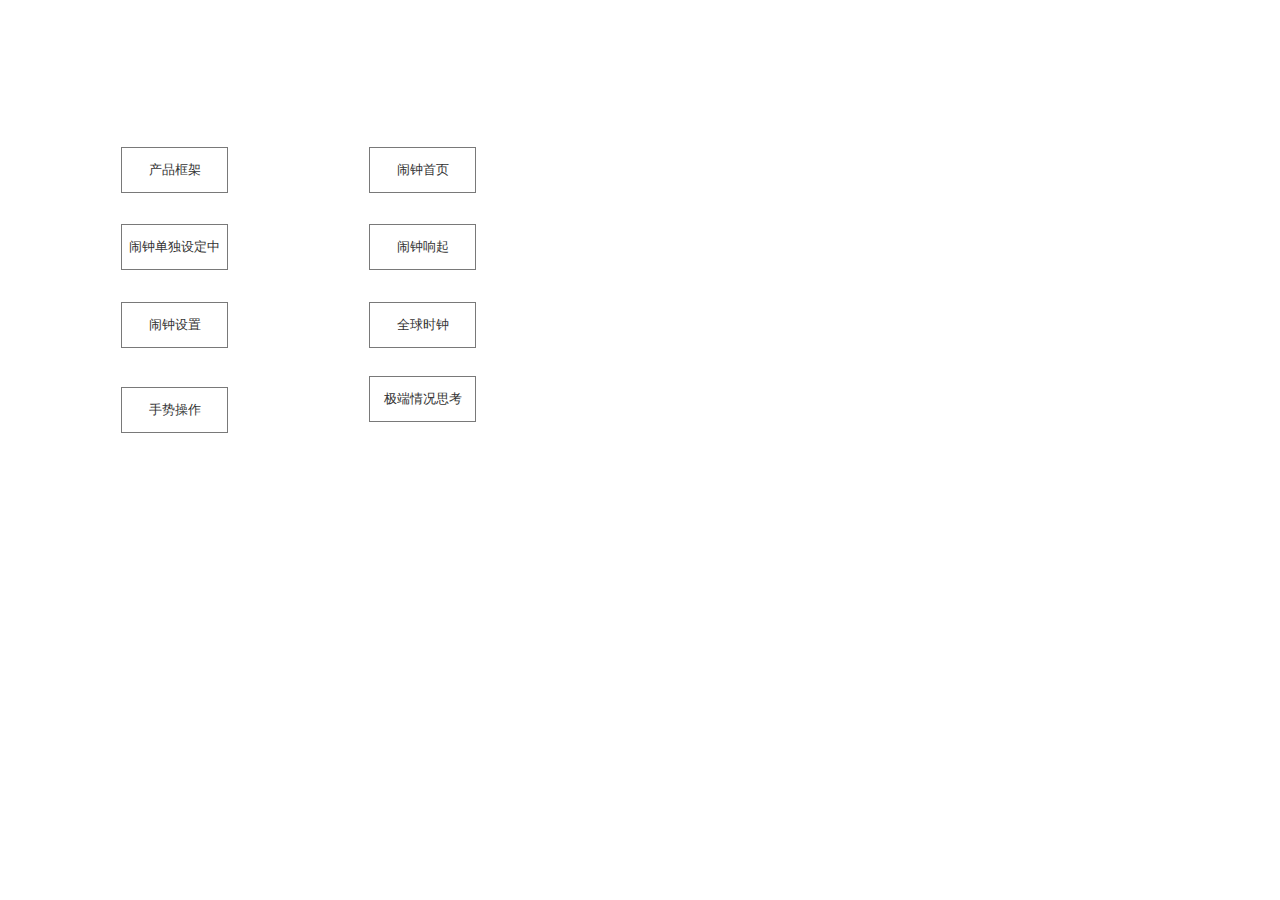
<file: index.html>
﻿<!DOCTYPE html>
<html>
  <head>
    <title>index</title>
    <meta http-equiv="X-UA-Compatible" content="IE=edge"/>
    <meta http-equiv="content-type" content="text/html; charset=utf-8"/>
    <meta name="apple-mobile-web-app-capable" content="yes"/>
    <link href="resources/css/jquery-ui-themes.css" type="text/css" rel="stylesheet"/>
    <link href="resources/css/axure_rp_page.css" type="text/css" rel="stylesheet"/>
    <link href="data/styles.css" type="text/css" rel="stylesheet"/>
    <link href="files/index/styles.css" type="text/css" rel="stylesheet"/>
    <script src="resources/scripts/jquery-1.7.1.min.js"></script>
    <script src="resources/scripts/jquery-ui-1.8.10.custom.min.js"></script>
    <script src="resources/scripts/prototypePre.js"></script>
    <script src="data/document.js"></script>
    <script src="resources/scripts/prototypePost.js"></script>
    <script src="files/index/data.js"></script>
    <script type="text/javascript">
      $axure.utils.getTransparentGifPath = function() { return 'resources/images/transparent.gif'; };
      $axure.utils.getOtherPath = function() { return 'resources/Other.html'; };
      $axure.utils.getReloadPath = function() { return 'resources/reload.html'; };
    </script>
  </head>
  <body>
    <div id="base" class="">

      <!-- Unnamed (矩形) -->
      <div id="u1787" class="ax_default box_1">
        <div id="u1787_div" class=""></div>
        <div id="u1787_text" class="text ">
          <p><span>产品框架</span></p>
        </div>
      </div>

      <!-- Unnamed (矩形) -->
      <div id="u1788" class="ax_default box_1">
        <div id="u1788_div" class=""></div>
        <div id="u1788_text" class="text ">
          <p><span>闹钟首页</span></p>
        </div>
      </div>

      <!-- Unnamed (矩形) -->
      <div id="u1789" class="ax_default box_1">
        <div id="u1789_div" class=""></div>
        <div id="u1789_text" class="text ">
          <p><span>闹钟单独设定中</span></p>
        </div>
      </div>

      <!-- Unnamed (矩形) -->
      <div id="u1790" class="ax_default box_1">
        <div id="u1790_div" class=""></div>
        <div id="u1790_text" class="text ">
          <p><span>闹钟响起</span></p>
        </div>
      </div>

      <!-- Unnamed (矩形) -->
      <div id="u1791" class="ax_default box_1">
        <div id="u1791_div" class=""></div>
        <div id="u1791_text" class="text ">
          <p><span>闹钟设置</span></p>
        </div>
      </div>

      <!-- Unnamed (矩形) -->
      <div id="u1792" class="ax_default box_1">
        <div id="u1792_div" class=""></div>
        <div id="u1792_text" class="text ">
          <p><span>全球时钟</span></p>
        </div>
      </div>

      <!-- Unnamed (矩形) -->
      <div id="u1793" class="ax_default box_1">
        <div id="u1793_div" class=""></div>
        <div id="u1793_text" class="text ">
          <p><span>手势操作</span></p>
        </div>
      </div>

      <!-- Unnamed (矩形) -->
      <div id="u1794" class="ax_default box_1">
        <div id="u1794_div" class=""></div>
        <div id="u1794_text" class="text ">
          <p><span>极端情况思考</span></p>
        </div>
      </div>
    </div>
  </body>
</html>
</file>
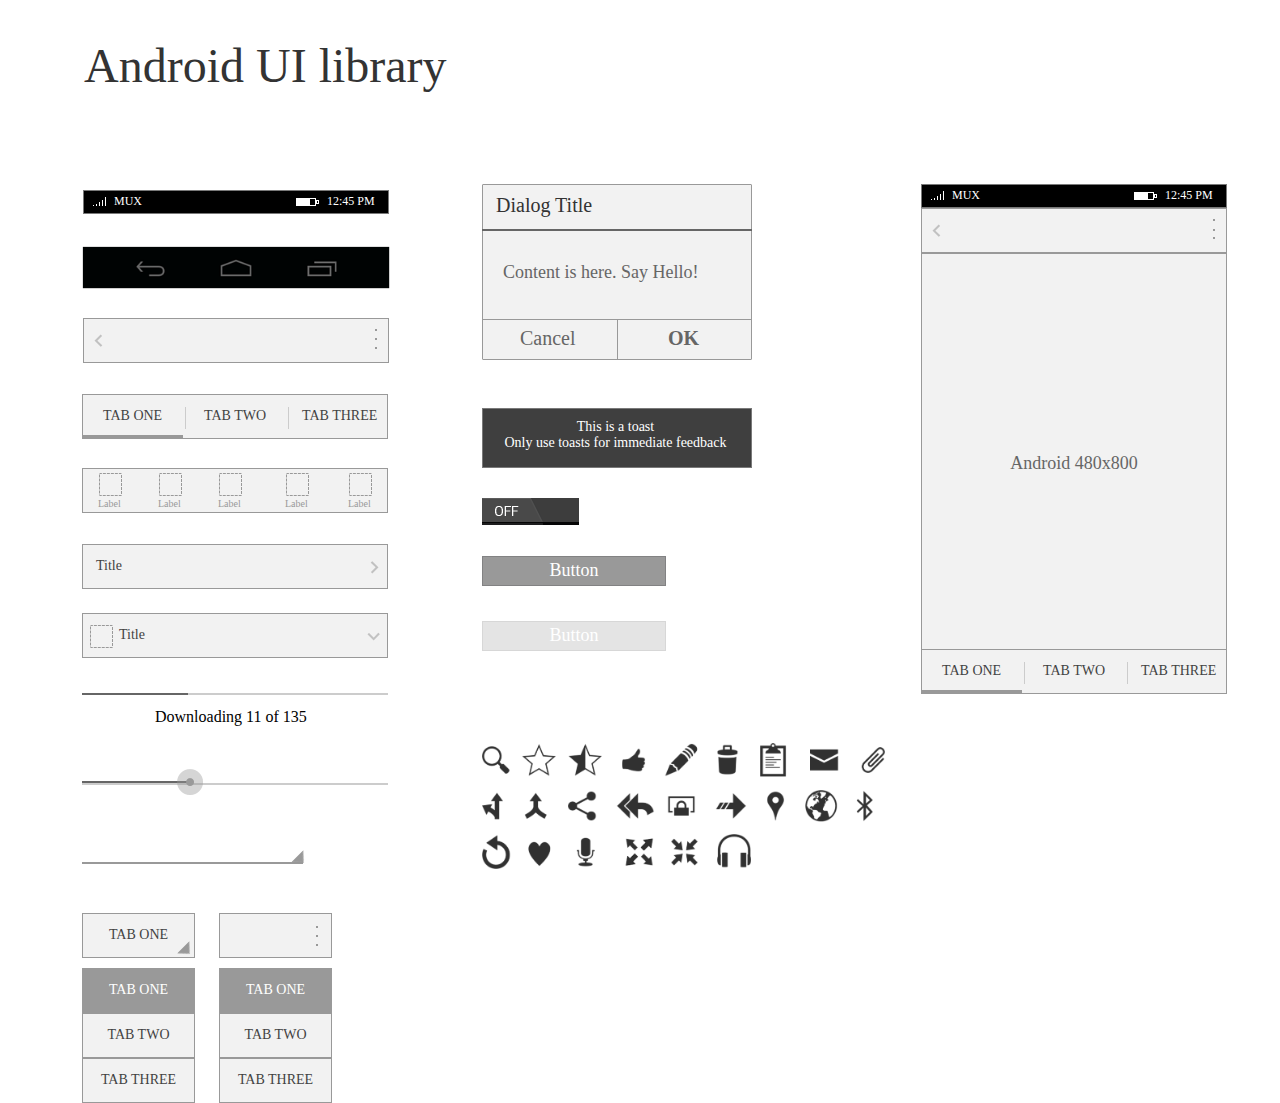
<file: android_ui_library.html>
﻿<!DOCTYPE html>
<html>
  <head>
    <title>Android UI library</title>
    <meta http-equiv="X-UA-Compatible" content="IE=edge"/>
    <meta http-equiv="content-type" content="text/html; charset=utf-8"/>
    <meta name="apple-mobile-web-app-capable" content="yes"/>
    <link href="resources/css/jquery-ui-themes.css" type="text/css" rel="stylesheet"/>
    <link href="resources/css/axure_rp_page.css" type="text/css" rel="stylesheet"/>
    <link href="data/styles.css" type="text/css" rel="stylesheet"/>
    <link href="files/android_ui_library/styles.css" type="text/css" rel="stylesheet"/>
    <script src="resources/scripts/jquery-1.7.1.min.js"></script>
    <script src="resources/scripts/jquery-ui-1.8.10.custom.min.js"></script>
    <script src="resources/scripts/prototypePre.js"></script>
    <script src="data/document.js"></script>
    <script src="resources/scripts/prototypePost.js"></script>
    <script src="files/android_ui_library/data.js"></script>
    <script type="text/javascript">
      $axure.utils.getTransparentGifPath = function() { return 'resources/images/transparent.gif'; };
      $axure.utils.getOtherPath = function() { return 'resources/Other.html'; };
      $axure.utils.getReloadPath = function() { return 'resources/reload.html'; };
    </script>
  </head>
  <body>
    <div id="base" class="">

      <!-- Header 2 (矩形) -->
      <div id="u1640" class="ax_default _文本段落" data-label="Header 2">
        <div id="u1640_div" class=""></div>
        <div id="u1640_text" class="text ">
          <p><span>Android UI library</span></p>
        </div>
      </div>

      <!-- Unnamed (组合) -->
      <div id="u1641" class="ax_default" data-left="482" data-top="184" data-width="270" data-height="176">

        <!-- Rectangle (矩形) -->
        <div id="u1642" class="ax_default _形状" data-label="Rectangle">
          <div id="u1642_div" class=""></div>
        </div>

        <!-- Unnamed (水平线) -->
        <div id="u1643" class="ax_default _水平线">
          <img id="u1643_img" class="img " src="images/iphone_ui__library/u1428.png"/>
        </div>

        <!-- Unnamed (垂直线) -->
        <div id="u1644" class="ax_default _垂直线">
          <img id="u1644_img" class="img " src="images/iphone_ui__library/u1429.png"/>
        </div>
      </div>

      <!-- Unnamed (组合) -->
      <div id="u1645" class="ax_default" data-left="83" data-top="318" data-width="306" data-height="45">

        <!-- Rectangle (矩形) -->
        <div id="u1646" class="ax_default _形状" data-label="Rectangle">
          <div id="u1646_div" class=""></div>
        </div>

        <!-- Unnamed (图片) -->
        <div id="u1647" class="ax_default _图片">
          <img id="u1647_img" class="img " src="images/android_ui_library/u1647.png"/>
        </div>

        <!-- Unnamed (矩形) -->
        <div id="u1648" class="ax_default _形状">
          <img id="u1648_img" class="img " src="images/android_ui_library/u1648.png"/>
        </div>

        <!-- Unnamed (矩形) -->
        <div id="u1649" class="ax_default _形状">
          <img id="u1649_img" class="img " src="images/android_ui_library/u1648.png"/>
        </div>

        <!-- Unnamed (矩形) -->
        <div id="u1650" class="ax_default _形状">
          <img id="u1650_img" class="img " src="images/android_ui_library/u1648.png"/>
        </div>
      </div>

      <!-- Unnamed (组合) -->
      <div id="u1651" class="ax_default" data-left="83" data-top="190" data-width="306" data-height="24">

        <!-- Unnamed (矩形) -->
        <div id="u1652" class="ax_default _形状">
          <div id="u1652_div" class=""></div>
        </div>

        <!-- Unnamed (组合) -->
        <div id="u1653" class="ax_default" data-left="93" data-top="197" data-width="13" data-height="9">

          <!-- Unnamed (矩形) -->
          <div id="u1654" class="ax_default _形状">
            <img id="u1654_img" class="img " src="images/闹钟首页/u167.png"/>
          </div>

          <!-- Unnamed (矩形) -->
          <div id="u1655" class="ax_default _形状">
            <img id="u1655_img" class="img " src="images/闹钟首页/u168.png"/>
          </div>

          <!-- Unnamed (矩形) -->
          <div id="u1656" class="ax_default _形状">
            <img id="u1656_img" class="img " src="images/闹钟首页/u169.png"/>
          </div>

          <!-- Unnamed (矩形) -->
          <div id="u1657" class="ax_default _形状">
            <img id="u1657_img" class="img " src="images/闹钟首页/u170.png"/>
          </div>

          <!-- Unnamed (矩形) -->
          <div id="u1658" class="ax_default _形状">
            <img id="u1658_img" class="img " src="images/闹钟首页/u171.png"/>
          </div>
        </div>

        <!-- Unnamed (组合) -->
        <div id="u1659" class="ax_default" data-left="296" data-top="198" data-width="23" data-height="8">

          <!-- Unnamed (矩形) -->
          <div id="u1660" class="ax_default _形状">
            <div id="u1660_div" class=""></div>
          </div>

          <!-- Unnamed (矩形) -->
          <div id="u1661" class="ax_default _形状">
            <div id="u1661_div" class=""></div>
          </div>

          <!-- Unnamed (矩形) -->
          <div id="u1662" class="ax_default _形状">
            <div id="u1662_div" class=""></div>
          </div>
        </div>
      </div>

      <!-- Header 2 (矩形) -->
      <div id="u1663" class="ax_default _文本段落" data-label="Header 2">
        <div id="u1663_div" class=""></div>
        <div id="u1663_text" class="text ">
          <p><span>MUX</span></p>
        </div>
      </div>

      <!-- Header 2 (矩形) -->
      <div id="u1664" class="ax_default _文本段落" data-label="Header 2">
        <div id="u1664_div" class=""></div>
        <div id="u1664_text" class="text ">
          <p><span>12:45 PM</span></p>
        </div>
      </div>

      <!-- Unnamed (组合) -->
      <div id="u1665" class="ax_default" data-left="82" data-top="468" data-width="306" data-height="45">

        <!-- Rectangle (矩形) -->
        <div id="u1666" class="ax_default _形状" data-label="Rectangle">
          <div id="u1666_div" class=""></div>
        </div>

        <!-- Rectangle (矩形) -->
        <div id="u1667" class="ax_default _形状" data-label="Rectangle">
          <img id="u1667_img" class="img " src="images/android_ui_library/rectangle_u1667.png"/>
        </div>

        <!-- Rectangle (矩形) -->
        <div id="u1668" class="ax_default _形状" data-label="Rectangle">
          <img id="u1668_img" class="img " src="images/android_ui_library/rectangle_u1667.png"/>
        </div>

        <!-- Rectangle (矩形) -->
        <div id="u1669" class="ax_default _形状" data-label="Rectangle">
          <img id="u1669_img" class="img " src="images/android_ui_library/rectangle_u1667.png"/>
        </div>

        <!-- Rectangle (矩形) -->
        <div id="u1670" class="ax_default _形状" data-label="Rectangle">
          <img id="u1670_img" class="img " src="images/android_ui_library/rectangle_u1667.png"/>
        </div>

        <!-- Rectangle (矩形) -->
        <div id="u1671" class="ax_default _形状" data-label="Rectangle">
          <img id="u1671_img" class="img " src="images/android_ui_library/rectangle_u1667.png"/>
        </div>
      </div>

      <!-- Unnamed (矩形) -->
      <div id="u1672" class="ax_default _文本段落">
        <div id="u1672_div" class=""></div>
        <div id="u1672_text" class="text ">
          <p><span>Label</span></p>
        </div>
      </div>

      <!-- Unnamed (矩形) -->
      <div id="u1673" class="ax_default _文本段落">
        <div id="u1673_div" class=""></div>
        <div id="u1673_text" class="text ">
          <p><span>Label</span></p>
        </div>
      </div>

      <!-- Unnamed (矩形) -->
      <div id="u1674" class="ax_default _文本段落">
        <div id="u1674_div" class=""></div>
        <div id="u1674_text" class="text ">
          <p><span>Label</span></p>
        </div>
      </div>

      <!-- Unnamed (矩形) -->
      <div id="u1675" class="ax_default _文本段落">
        <div id="u1675_div" class=""></div>
        <div id="u1675_text" class="text ">
          <p><span>Label</span></p>
        </div>
      </div>

      <!-- Unnamed (矩形) -->
      <div id="u1676" class="ax_default _文本段落">
        <div id="u1676_div" class=""></div>
        <div id="u1676_text" class="text ">
          <p><span>Label</span></p>
        </div>
      </div>

      <!-- Unnamed (矩形) -->
      <div id="u1677" class="ax_default _文本段落">
        <div id="u1677_div" class=""></div>
        <div id="u1677_text" class="text ">
          <p><span>Downloading 11 of 135</span></p>
        </div>
      </div>

      <!-- Unnamed (矩形) -->
      <div id="u1678" class="ax_default _文本段落">
        <div id="u1678_div" class=""></div>
        <div id="u1678_text" class="text ">
          <p><span>Dialog Title</span></p>
        </div>
      </div>

      <!-- Unnamed (矩形) -->
      <div id="u1679" class="ax_default _文本段落">
        <div id="u1679_div" class=""></div>
        <div id="u1679_text" class="text ">
          <p><span>Content is here. Say Hello!</span></p>
        </div>
      </div>

      <!-- paragraph (矩形) -->
      <div id="u1680" class="ax_default _文本段落" data-label="paragraph">
        <div id="u1680_div" class=""></div>
        <div id="u1680_text" class="text ">
          <p><span>OK</span></p>
        </div>
      </div>

      <!-- paragraph (矩形) -->
      <div id="u1681" class="ax_default _文本段落" data-label="paragraph">
        <div id="u1681_div" class=""></div>
        <div id="u1681_text" class="text ">
          <p><span>Cancel</span></p>
        </div>
      </div>

      <!-- Unnamed (组合) -->
      <div id="u1682" class="ax_default" data-left="82" data-top="693" data-width="306" data-height="2">

        <!-- Unnamed (水平线) -->
        <div id="u1683" class="ax_default _水平线">
          <img id="u1683_img" class="img " src="images/iphone_ui__library/u1535.png"/>
        </div>

        <!-- Unnamed (水平线) -->
        <div id="u1684" class="ax_default _水平线">
          <img id="u1684_img" class="img " src="images/iphone_ui__library/u1536.png"/>
        </div>
      </div>

      <!-- Unnamed (图片) -->
      <div id="u1685" class="ax_default _图片">
        <img id="u1685_img" class="img " src="images/android_ui_library/u1685.png"/>
      </div>

      <!-- Unnamed (组合) -->
      <div id="u1686" class="ax_default" data-left="82" data-top="768" data-width="306" data-height="28">

        <!-- Unnamed (水平线) -->
        <div id="u1687" class="ax_default _水平线">
          <img id="u1687_img" class="img " src="images/iphone_ui__library/u1535.png"/>
        </div>

        <!-- Unnamed (水平线) -->
        <div id="u1688" class="ax_default _水平线">
          <img id="u1688_img" class="img " src="images/iphone_ui__library/u1536.png"/>
        </div>

        <!-- Rectangle (矩形) -->
        <div id="u1689" class="ax_default _形状" data-label="Rectangle">
          <img id="u1689_img" class="img " src="images/android_ui_library/rectangle_u1689.png"/>
        </div>
      </div>

      <!-- Rectangle (矩形) -->
      <div id="u1690" class="ax_default _形状" data-label="Rectangle">
        <img id="u1690_img" class="img " src="images/android_ui_library/rectangle_u1690.png"/>
      </div>

      <!-- Unnamed (水平线) -->
      <div id="u1691" class="ax_default _水平线">
        <img id="u1691_img" class="img " src="images/android_ui_library/u1691.png"/>
      </div>

      <!-- Unnamed (三角形) -->
      <div id="u1692" class="ax_default _流程形状">
        <img id="u1692_img" class="img " src="images/android_ui_library/u1692.png"/>
      </div>

      <!-- Unnamed (图片) -->
      <div id="u1693" class="ax_default _图片">
        <img id="u1693_img" class="img " src="images/android_ui_library/u1693.png"/>
      </div>

      <!-- Unnamed (图片) -->
      <div id="u1694" class="ax_default _图片">
        <img id="u1694_img" class="img " src="images/android_ui_library/u1694.png"/>
      </div>

      <!-- Unnamed (图片) -->
      <div id="u1695" class="ax_default _图片">
        <img id="u1695_img" class="img " src="images/android_ui_library/u1695.png"/>
      </div>

      <!-- Unnamed (水平线) -->
      <div id="u1696" class="ax_default _水平线">
        <img id="u1696_img" class="img " src="images/android_ui_library/u1696.png"/>
      </div>

      <!-- Unnamed (组合) -->
      <div id="u1697" class="ax_default" data-left="921" data-top="184" data-width="306" data-height="510">

        <!-- Rectangle (矩形) -->
        <div id="u1698" class="ax_default _形状" data-label="Rectangle">
          <div id="u1698_div" class=""></div>
          <div id="u1698_text" class="text ">
            <p><span>Android 480x800</span></p><p><span><br></span></p>
          </div>
        </div>

        <!-- Unnamed (组合) -->
        <div id="u1699" class="ax_default" data-left="921" data-top="184" data-width="306" data-height="24">

          <!-- Unnamed (矩形) -->
          <div id="u1700" class="ax_default _形状">
            <div id="u1700_div" class=""></div>
          </div>

          <!-- Unnamed (组合) -->
          <div id="u1701" class="ax_default" data-left="931" data-top="191" data-width="13" data-height="9">

            <!-- Unnamed (矩形) -->
            <div id="u1702" class="ax_default _形状">
              <img id="u1702_img" class="img " src="images/闹钟首页/u167.png"/>
            </div>

            <!-- Unnamed (矩形) -->
            <div id="u1703" class="ax_default _形状">
              <img id="u1703_img" class="img " src="images/闹钟首页/u168.png"/>
            </div>

            <!-- Unnamed (矩形) -->
            <div id="u1704" class="ax_default _形状">
              <img id="u1704_img" class="img " src="images/闹钟首页/u169.png"/>
            </div>

            <!-- Unnamed (矩形) -->
            <div id="u1705" class="ax_default _形状">
              <img id="u1705_img" class="img " src="images/闹钟首页/u170.png"/>
            </div>

            <!-- Unnamed (矩形) -->
            <div id="u1706" class="ax_default _形状">
              <img id="u1706_img" class="img " src="images/闹钟首页/u171.png"/>
            </div>
          </div>

          <!-- Unnamed (组合) -->
          <div id="u1707" class="ax_default" data-left="1134" data-top="192" data-width="23" data-height="8">

            <!-- Unnamed (矩形) -->
            <div id="u1708" class="ax_default _形状">
              <div id="u1708_div" class=""></div>
            </div>

            <!-- Unnamed (矩形) -->
            <div id="u1709" class="ax_default _形状">
              <div id="u1709_div" class=""></div>
            </div>

            <!-- Unnamed (矩形) -->
            <div id="u1710" class="ax_default _形状">
              <div id="u1710_div" class=""></div>
            </div>
          </div>
        </div>
      </div>

      <!-- Header 2 (矩形) -->
      <div id="u1711" class="ax_default _文本段落" data-label="Header 2">
        <div id="u1711_div" class=""></div>
        <div id="u1711_text" class="text ">
          <p><span>MUX</span></p>
        </div>
      </div>

      <!-- Header 2 (矩形) -->
      <div id="u1712" class="ax_default _文本段落" data-label="Header 2">
        <div id="u1712_div" class=""></div>
        <div id="u1712_text" class="text ">
          <p><span>12:45 PM</span></p>
        </div>
      </div>

      <!-- Unnamed (组合) -->
      <div id="u1713" class="ax_default" data-left="921" data-top="208" data-width="306" data-height="45">

        <!-- Rectangle (矩形) -->
        <div id="u1714" class="ax_default _形状" data-label="Rectangle">
          <div id="u1714_div" class=""></div>
        </div>

        <!-- Unnamed (图片) -->
        <div id="u1715" class="ax_default _图片">
          <img id="u1715_img" class="img " src="images/android_ui_library/u1647.png"/>
        </div>

        <!-- Unnamed (矩形) -->
        <div id="u1716" class="ax_default _形状">
          <img id="u1716_img" class="img " src="images/android_ui_library/u1648.png"/>
        </div>

        <!-- Unnamed (矩形) -->
        <div id="u1717" class="ax_default _形状">
          <img id="u1717_img" class="img " src="images/android_ui_library/u1648.png"/>
        </div>

        <!-- Unnamed (矩形) -->
        <div id="u1718" class="ax_default _形状">
          <img id="u1718_img" class="img " src="images/android_ui_library/u1648.png"/>
        </div>
      </div>

      <!-- Unnamed (组合) -->
      <div id="u1719" class="ax_default" data-left="921" data-top="649" data-width="306" data-height="45">

        <!-- Rectangle (矩形) -->
        <div id="u1720" class="ax_default _形状" data-label="Rectangle">
          <div id="u1720_div" class=""></div>
        </div>

        <!-- Unnamed (垂直线) -->
        <div id="u1721" class="ax_default _垂直线">
          <img id="u1721_img" class="img " src="images/android_ui_library/u1721.png"/>
        </div>

        <!-- Unnamed (垂直线) -->
        <div id="u1722" class="ax_default _垂直线">
          <img id="u1722_img" class="img " src="images/android_ui_library/u1721.png"/>
        </div>

        <!-- Unnamed (矩形) -->
        <div id="u1723" class="ax_default _形状">
          <img id="u1723_img" class="img " src="images/android_ui_library/u1723.png"/>
        </div>
      </div>

      <!-- paragraph (矩形) -->
      <div id="u1724" class="ax_default _文本段落" data-label="paragraph">
        <div id="u1724_div" class=""></div>
        <div id="u1724_text" class="text ">
          <p><span>TAB ONE</span></p>
        </div>
      </div>

      <!-- paragraph (矩形) -->
      <div id="u1725" class="ax_default _文本段落" data-label="paragraph">
        <div id="u1725_div" class=""></div>
        <div id="u1725_text" class="text ">
          <p><span>TAB TWO</span></p>
        </div>
      </div>

      <!-- paragraph (矩形) -->
      <div id="u1726" class="ax_default _文本段落" data-label="paragraph">
        <div id="u1726_div" class=""></div>
        <div id="u1726_text" class="text ">
          <p><span>TAB THREE</span></p>
        </div>
      </div>

      <!-- Unnamed (组合) -->
      <div id="u1727" class="ax_default" data-left="82" data-top="394" data-width="306" data-height="45">

        <!-- Rectangle (矩形) -->
        <div id="u1728" class="ax_default _形状" data-label="Rectangle">
          <div id="u1728_div" class=""></div>
        </div>

        <!-- Unnamed (垂直线) -->
        <div id="u1729" class="ax_default _垂直线">
          <img id="u1729_img" class="img " src="images/android_ui_library/u1721.png"/>
        </div>

        <!-- Unnamed (垂直线) -->
        <div id="u1730" class="ax_default _垂直线">
          <img id="u1730_img" class="img " src="images/android_ui_library/u1721.png"/>
        </div>

        <!-- Unnamed (矩形) -->
        <div id="u1731" class="ax_default _形状">
          <img id="u1731_img" class="img " src="images/android_ui_library/u1723.png"/>
        </div>
      </div>

      <!-- paragraph (矩形) -->
      <div id="u1732" class="ax_default _文本段落" data-label="paragraph">
        <div id="u1732_div" class=""></div>
        <div id="u1732_text" class="text ">
          <p><span>TAB ONE</span></p>
        </div>
      </div>

      <!-- paragraph (矩形) -->
      <div id="u1733" class="ax_default _文本段落" data-label="paragraph">
        <div id="u1733_div" class=""></div>
        <div id="u1733_text" class="text ">
          <p><span>TAB TWO</span></p>
        </div>
      </div>

      <!-- paragraph (矩形) -->
      <div id="u1734" class="ax_default _文本段落" data-label="paragraph">
        <div id="u1734_div" class=""></div>
        <div id="u1734_text" class="text ">
          <p><span>TAB THREE</span></p>
        </div>
      </div>

      <!-- Rectangle (矩形) -->
      <div id="u1735" class="ax_default _形状" data-label="Rectangle">
        <div id="u1735_div" class=""></div>
        <div id="u1735_text" class="text ">
          <p><span>TAB ONE</span></p>
        </div>
      </div>

      <!-- Unnamed (三角形) -->
      <div id="u1736" class="ax_default _流程形状">
        <img id="u1736_img" class="img " src="images/android_ui_library/u1692.png"/>
      </div>

      <!-- Rectangle (矩形) -->
      <div id="u1737" class="ax_default _形状" data-label="Rectangle">
        <div id="u1737_div" class=""></div>
        <div id="u1737_text" class="text ">
          <p><span>TAB ONE</span></p>
        </div>
      </div>

      <!-- Rectangle (矩形) -->
      <div id="u1738" class="ax_default _形状" data-label="Rectangle">
        <div id="u1738_div" class=""></div>
        <div id="u1738_text" class="text ">
          <p><span>TAB TWO</span></p>
        </div>
      </div>

      <!-- Rectangle (矩形) -->
      <div id="u1739" class="ax_default _形状" data-label="Rectangle">
        <div id="u1739_div" class=""></div>
        <div id="u1739_text" class="text ">
          <p><span>TAB THREE</span></p>
        </div>
      </div>

      <!-- Rectangle (矩形) -->
      <div id="u1740" class="ax_default _形状" data-label="Rectangle">
        <div id="u1740_div" class=""></div>
      </div>

      <!-- Rectangle (矩形) -->
      <div id="u1741" class="ax_default _形状" data-label="Rectangle">
        <div id="u1741_div" class=""></div>
        <div id="u1741_text" class="text ">
          <p><span>TAB ONE</span></p>
        </div>
      </div>

      <!-- Rectangle (矩形) -->
      <div id="u1742" class="ax_default _形状" data-label="Rectangle">
        <div id="u1742_div" class=""></div>
        <div id="u1742_text" class="text ">
          <p><span>TAB TWO</span></p>
        </div>
      </div>

      <!-- Rectangle (矩形) -->
      <div id="u1743" class="ax_default _形状" data-label="Rectangle">
        <div id="u1743_div" class=""></div>
        <div id="u1743_text" class="text ">
          <p><span>TAB THREE</span></p>
        </div>
      </div>

      <!-- Unnamed (组合) -->
      <div id="u1744" class="ax_default" data-left="315" data-top="925" data-width="4" data-height="22">

        <!-- Unnamed (矩形) -->
        <div id="u1745" class="ax_default _形状">
          <img id="u1745_img" class="img " src="images/android_ui_library/u1648.png"/>
        </div>

        <!-- Unnamed (矩形) -->
        <div id="u1746" class="ax_default _形状">
          <img id="u1746_img" class="img " src="images/android_ui_library/u1648.png"/>
        </div>

        <!-- Unnamed (矩形) -->
        <div id="u1747" class="ax_default _形状">
          <img id="u1747_img" class="img " src="images/android_ui_library/u1648.png"/>
        </div>
      </div>

      <!-- Unnamed (组合) -->
      <div id="u1748" class="ax_default" data-left="82" data-top="544" data-width="306" data-height="45">

        <!-- Rectangle (矩形) -->
        <div id="u1749" class="ax_default _形状" data-label="Rectangle">
          <div id="u1749_div" class=""></div>
        </div>

        <!-- Unnamed (图片) -->
        <div id="u1750" class="ax_default _图片">
          <img id="u1750_img" class="img " src="images/android_ui_library/u1647.png"/>
        </div>
      </div>

      <!-- paragraph (矩形) -->
      <div id="u1751" class="ax_default _文本段落" data-label="paragraph">
        <div id="u1751_div" class=""></div>
        <div id="u1751_text" class="text ">
          <p><span>Title</span></p>
        </div>
      </div>

      <!-- Unnamed (组合) -->
      <div id="u1752" class="ax_default" data-left="82" data-top="613" data-width="306" data-height="45">

        <!-- Rectangle (矩形) -->
        <div id="u1753" class="ax_default _形状" data-label="Rectangle">
          <div id="u1753_div" class=""></div>
        </div>

        <!-- Unnamed (图片) -->
        <div id="u1754" class="ax_default _图片">
          <img id="u1754_img" class="img " src="images/android_ui_library/u1647.png"/>
        </div>
      </div>

      <!-- paragraph (矩形) -->
      <div id="u1755" class="ax_default _文本段落" data-label="paragraph">
        <div id="u1755_div" class=""></div>
        <div id="u1755_text" class="text ">
          <p><span>Title</span></p>
        </div>
      </div>

      <!-- Rectangle (矩形) -->
      <div id="u1756" class="ax_default _形状" data-label="Rectangle">
        <img id="u1756_img" class="img " src="images/android_ui_library/rectangle_u1667.png"/>
      </div>

      <!-- Unnamed (矩形) -->
      <div id="u1757" class="ax_default _形状">
        <div id="u1757_div" class=""></div>
      </div>

      <!-- Unnamed (矩形) -->
      <div id="u1758" class="ax_default _文本段落">
        <div id="u1758_div" class=""></div>
        <div id="u1758_text" class="text ">
          <p><span>This is a toast</span></p><p><span>Only use toasts for immediate feedback</span></p>
        </div>
      </div>

      <!-- Unnamed (图片) -->
      <div id="u1759" class="ax_default _图片">
        <img id="u1759_img" class="img " src="images/android_ui_library/u1759.png"/>
      </div>

      <!-- Unnamed (矩形) -->
      <div id="u1760" class="ax_default _形状">
        <div id="u1760_div" class=""></div>
        <div id="u1760_text" class="text ">
          <p><span>Button</span></p>
        </div>
      </div>

      <!-- Unnamed (矩形) -->
      <div id="u1761" class="ax_default _形状 disabled">
        <div id="u1761_div" class="disabled"></div>
        <div id="u1761_text" class="text ">
          <p><span>Button</span></p>
        </div>
      </div>

      <!-- Unnamed (图片) -->
      <div id="u1762" class="ax_default _图片">
        <img id="u1762_img" class="img " src="images/android_ui_library/u1762.png"/>
      </div>

      <!-- Unnamed (图片) -->
      <div id="u1763" class="ax_default _图片">
        <img id="u1763_img" class="img " src="images/android_ui_library/u1763.png"/>
      </div>

      <!-- Unnamed (图片) -->
      <div id="u1764" class="ax_default _图片">
        <img id="u1764_img" class="img " src="images/android_ui_library/u1764.png"/>
      </div>

      <!-- Unnamed (图片) -->
      <div id="u1765" class="ax_default _图片">
        <img id="u1765_img" class="img " src="images/android_ui_library/u1765.png"/>
      </div>

      <!-- Unnamed (图片) -->
      <div id="u1766" class="ax_default _图片">
        <img id="u1766_img" class="img " src="images/android_ui_library/u1766.png"/>
      </div>

      <!-- Unnamed (图片) -->
      <div id="u1767" class="ax_default _图片">
        <img id="u1767_img" class="img " src="images/android_ui_library/u1767.png"/>
      </div>

      <!-- Unnamed (图片) -->
      <div id="u1768" class="ax_default _图片">
        <img id="u1768_img" class="img " src="images/android_ui_library/u1768.png"/>
      </div>

      <!-- Unnamed (图片) -->
      <div id="u1769" class="ax_default _图片">
        <img id="u1769_img" class="img " src="images/android_ui_library/u1769.png"/>
      </div>

      <!-- Unnamed (图片) -->
      <div id="u1770" class="ax_default _图片">
        <img id="u1770_img" class="img " src="images/android_ui_library/u1770.png"/>
      </div>

      <!-- Unnamed (图片) -->
      <div id="u1771" class="ax_default _图片">
        <img id="u1771_img" class="img " src="images/android_ui_library/u1771.png"/>
      </div>

      <!-- Unnamed (图片) -->
      <div id="u1772" class="ax_default _图片">
        <img id="u1772_img" class="img " src="images/android_ui_library/u1772.png"/>
      </div>

      <!-- Unnamed (图片) -->
      <div id="u1773" class="ax_default _图片">
        <img id="u1773_img" class="img " src="images/android_ui_library/u1773.png"/>
      </div>

      <!-- Unnamed (图片) -->
      <div id="u1774" class="ax_default _图片">
        <img id="u1774_img" class="img " src="images/android_ui_library/u1774.png"/>
      </div>

      <!-- Unnamed (图片) -->
      <div id="u1775" class="ax_default _图片">
        <img id="u1775_img" class="img " src="images/android_ui_library/u1775.png"/>
      </div>

      <!-- Unnamed (图片) -->
      <div id="u1776" class="ax_default _图片">
        <img id="u1776_img" class="img " src="images/android_ui_library/u1776.png"/>
      </div>

      <!-- Unnamed (图片) -->
      <div id="u1777" class="ax_default _图片">
        <img id="u1777_img" class="img " src="images/android_ui_library/u1777.png"/>
      </div>

      <!-- Unnamed (图片) -->
      <div id="u1778" class="ax_default _图片">
        <img id="u1778_img" class="img " src="images/android_ui_library/u1778.png"/>
      </div>

      <!-- Unnamed (图片) -->
      <div id="u1779" class="ax_default _图片">
        <img id="u1779_img" class="img " src="images/android_ui_library/u1779.png"/>
      </div>

      <!-- Unnamed (图片) -->
      <div id="u1780" class="ax_default _图片">
        <img id="u1780_img" class="img " src="images/android_ui_library/u1780.png"/>
      </div>

      <!-- Unnamed (图片) -->
      <div id="u1781" class="ax_default _图片">
        <img id="u1781_img" class="img " src="images/android_ui_library/u1781.png"/>
      </div>

      <!-- Unnamed (图片) -->
      <div id="u1782" class="ax_default _图片">
        <img id="u1782_img" class="img " src="images/android_ui_library/u1782.png"/>
      </div>

      <!-- Unnamed (图片) -->
      <div id="u1783" class="ax_default _图片">
        <img id="u1783_img" class="img " src="images/android_ui_library/u1783.png"/>
      </div>

      <!-- Unnamed (图片) -->
      <div id="u1784" class="ax_default _图片">
        <img id="u1784_img" class="img " src="images/android_ui_library/u1784.png"/>
      </div>

      <!-- Unnamed (图片) -->
      <div id="u1785" class="ax_default _图片">
        <img id="u1785_img" class="img " src="images/android_ui_library/u1785.png"/>
      </div>
    </div>
  </body>
</html>
</file>
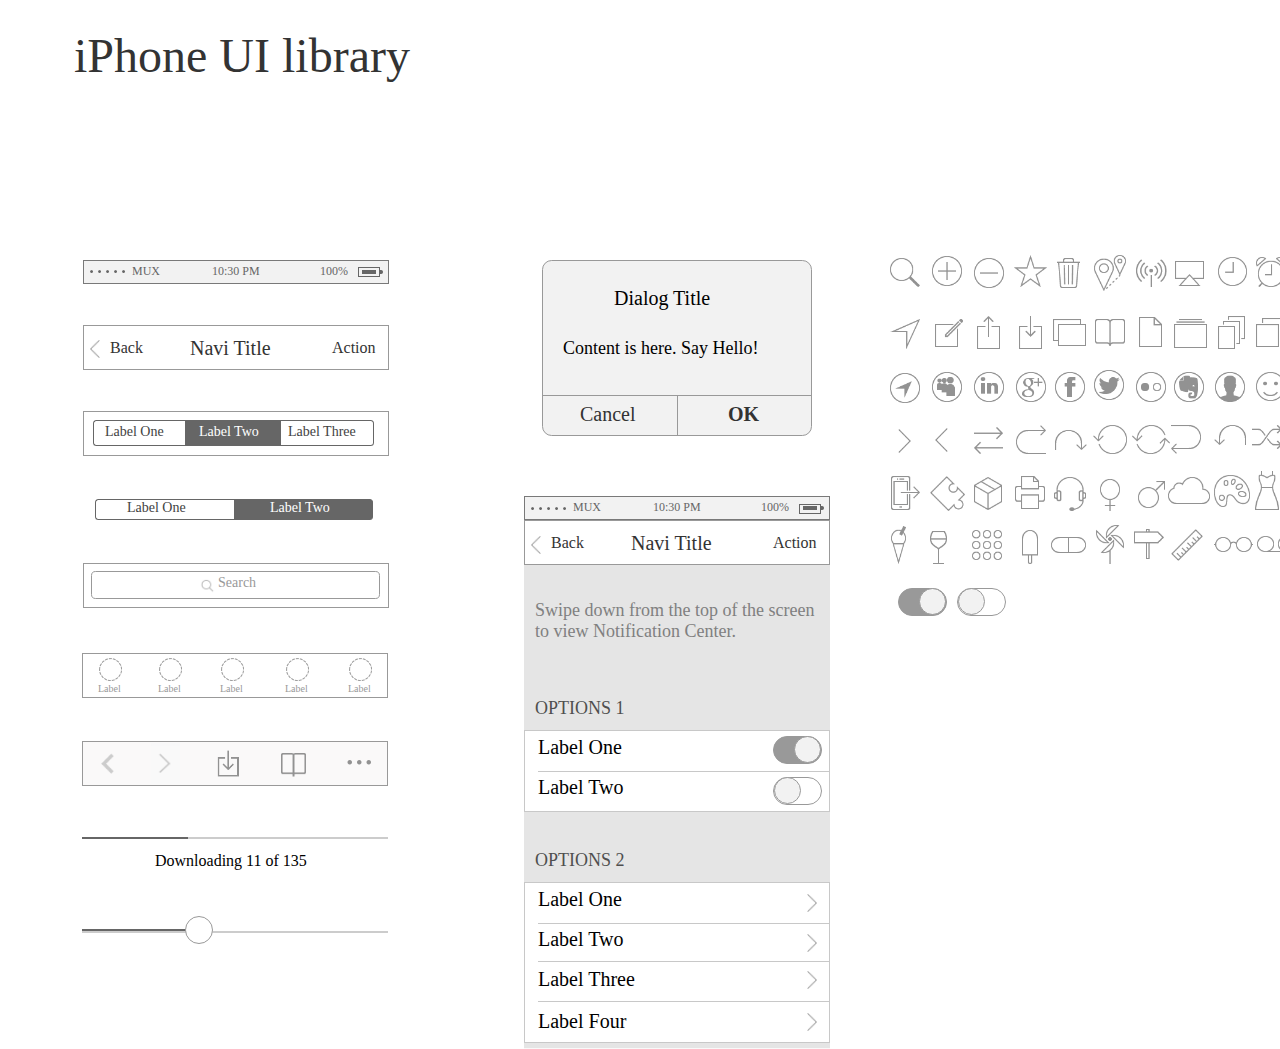
<file: iphone_ui__library.html>
﻿<!DOCTYPE html>
<html>
  <head>
    <title>iPhone UI&nbsp; library</title>
    <meta http-equiv="X-UA-Compatible" content="IE=edge"/>
    <meta http-equiv="content-type" content="text/html; charset=utf-8"/>
    <meta name="apple-mobile-web-app-capable" content="yes"/>
    <link href="resources/css/jquery-ui-themes.css" type="text/css" rel="stylesheet"/>
    <link href="resources/css/axure_rp_page.css" type="text/css" rel="stylesheet"/>
    <link href="data/styles.css" type="text/css" rel="stylesheet"/>
    <link href="files/iphone_ui__library/styles.css" type="text/css" rel="stylesheet"/>
    <script src="resources/scripts/jquery-1.7.1.min.js"></script>
    <script src="resources/scripts/jquery-ui-1.8.10.custom.min.js"></script>
    <script src="resources/scripts/prototypePre.js"></script>
    <script src="data/document.js"></script>
    <script src="resources/scripts/prototypePost.js"></script>
    <script src="files/iphone_ui__library/data.js"></script>
    <script type="text/javascript">
      $axure.utils.getTransparentGifPath = function() { return 'resources/images/transparent.gif'; };
      $axure.utils.getOtherPath = function() { return 'resources/Other.html'; };
      $axure.utils.getReloadPath = function() { return 'resources/reload.html'; };
    </script>
  </head>
  <body>
    <div id="base" class="">

      <!-- Header 2 (矩形) -->
      <div id="u1417" class="ax_default _文本段落" data-label="Header 2">
        <div id="u1417_div" class=""></div>
        <div id="u1417_text" class="text ">
          <p><span>iPhone UI library</span></p><p><span><br></span></p>
        </div>
      </div>

      <!-- Unnamed (组合) -->
      <div id="u1418" class="ax_default" data-left="82" data-top="741" data-width="306" data-height="45">

        <!-- Unnamed (组合) -->
        <div id="u1419" class="ax_default" data-left="82" data-top="741" data-width="306" data-height="45">

          <!-- Rectangle (矩形) -->
          <div id="u1420" class="ax_default _形状" data-label="Rectangle">
            <div id="u1420_div" class=""></div>
          </div>

          <!-- Unnamed (图片) -->
          <div id="u1421" class="ax_default image">
            <img id="u1421_img" class="img " src="images/iphone_ui__library/u1421.png"/>
          </div>
        </div>

        <!-- Unnamed (图片) -->
        <div id="u1422" class="ax_default image">
          <img id="u1422_img" class="img " src="images/iphone_ui__library/u1422.png"/>
        </div>

        <!-- Unnamed (图片) -->
        <div id="u1423" class="ax_default image">
          <img id="u1423_img" class="img " src="images/iphone_ui__library/u1423.png"/>
        </div>

        <!-- Unnamed (图片) -->
        <div id="u1424" class="ax_default image">
          <img id="u1424_img" class="img " src="images/iphone_ui__library/u1424.png"/>
        </div>

        <!-- Unnamed (图片) -->
        <div id="u1425" class="ax_default image">
          <img id="u1425_img" class="img " src="images/iphone_ui__library/u1425.png"/>
        </div>
      </div>

      <!-- Unnamed (组合) -->
      <div id="u1426" class="ax_default" data-left="542" data-top="260" data-width="270" data-height="176">

        <!-- Rectangle (矩形) -->
        <div id="u1427" class="ax_default _形状" data-label="Rectangle">
          <div id="u1427_div" class=""></div>
        </div>

        <!-- Unnamed (水平线) -->
        <div id="u1428" class="ax_default _水平线">
          <img id="u1428_img" class="img " src="images/iphone_ui__library/u1428.png"/>
        </div>

        <!-- Unnamed (垂直线) -->
        <div id="u1429" class="ax_default _垂直线">
          <img id="u1429_img" class="img " src="images/iphone_ui__library/u1429.png"/>
        </div>
      </div>

      <!-- Unnamed (组合) -->
      <div id="u1430" class="ax_default" data-left="83" data-top="563" data-width="306" data-height="45">

        <!-- Rectangle (矩形) -->
        <div id="u1431" class="ax_default _形状" data-label="Rectangle">
          <div id="u1431_div" class=""></div>
        </div>

        <!-- Rectangle (矩形) -->
        <div id="u1432" class="ax_default _形状" data-label="Rectangle">
          <div id="u1432_div" class=""></div>
        </div>

        <!-- Unnamed (图片) -->
        <div id="u1433" class="ax_default image">
          <img id="u1433_img" class="img " src="images/iphone_ui__library/u1433.png"/>
        </div>
      </div>

      <!-- Unnamed (组合) -->
      <div id="u1434" class="ax_default" data-left="95" data-top="499" data-width="278" data-height="21">

        <!-- Rectangle (矩形) -->
        <div id="u1435" class="ax_default _形状" data-label="Rectangle">
          <div id="u1435_div" class=""></div>
        </div>

        <!-- Rectangle (矩形) -->
        <div id="u1436" class="ax_default _形状" data-label="Rectangle">
          <div id="u1436_div" class=""></div>
        </div>
      </div>

      <!-- Unnamed (组合) -->
      <div id="u1437" class="ax_default" data-left="83" data-top="411" data-width="306" data-height="45">

        <!-- Rectangle (矩形) -->
        <div id="u1438" class="ax_default _形状" data-label="Rectangle">
          <div id="u1438_div" class=""></div>
        </div>

        <!-- Unnamed (组合) -->
        <div id="u1439" class="ax_default" data-left="93" data-top="420" data-width="281" data-height="26">

          <!-- Rectangle (矩形) -->
          <div id="u1440" class="ax_default _形状" data-label="Rectangle">
            <div id="u1440_div" class=""></div>
          </div>

          <!-- Rectangle (矩形) -->
          <div id="u1441" class="ax_default _形状" data-label="Rectangle">
            <div id="u1441_div" class=""></div>
          </div>

          <!-- Rectangle (矩形) -->
          <div id="u1442" class="ax_default _形状" data-label="Rectangle">
            <div id="u1442_div" class=""></div>
          </div>
        </div>
      </div>

      <!-- Unnamed (组合) -->
      <div id="u1443" class="ax_default" data-left="83" data-top="325" data-width="306" data-height="45">

        <!-- Rectangle (矩形) -->
        <div id="u1444" class="ax_default _形状" data-label="Rectangle">
          <div id="u1444_div" class=""></div>
        </div>

        <!-- Unnamed (图片) -->
        <div id="u1445" class="ax_default image">
          <img id="u1445_img" class="img " src="images/闹钟设置/u463.png"/>
        </div>
      </div>

      <!-- Unnamed (组合) -->
      <div id="u1446" class="ax_default" data-left="83" data-top="260" data-width="306" data-height="24">

        <!-- Unnamed (矩形) -->
        <div id="u1447" class="ax_default _形状">
          <div id="u1447_div" class=""></div>
        </div>

        <!-- Unnamed (组合) -->
        <div id="u1448" class="ax_default" data-left="89" data-top="269" data-width="37" data-height="5">

          <!-- Unnamed (矩形) -->
          <div id="u1449" class="ax_default _形状">
            <img id="u1449_img" class="img " src="images/iphone_ui__library/u1449.png"/>
          </div>

          <!-- Unnamed (矩形) -->
          <div id="u1450" class="ax_default _形状">
            <img id="u1450_img" class="img " src="images/iphone_ui__library/u1449.png"/>
          </div>

          <!-- Unnamed (矩形) -->
          <div id="u1451" class="ax_default _形状">
            <img id="u1451_img" class="img " src="images/iphone_ui__library/u1449.png"/>
          </div>

          <!-- Unnamed (矩形) -->
          <div id="u1452" class="ax_default _形状">
            <img id="u1452_img" class="img " src="images/iphone_ui__library/u1449.png"/>
          </div>

          <!-- Unnamed (矩形) -->
          <div id="u1453" class="ax_default _形状">
            <img id="u1453_img" class="img " src="images/iphone_ui__library/u1449.png"/>
          </div>
        </div>

        <!-- Unnamed (组合) -->
        <div id="u1454" class="ax_default" data-left="358" data-top="267" data-width="25" data-height="10">

          <!-- Unnamed (矩形) -->
          <div id="u1455" class="ax_default _形状">
            <div id="u1455_div" class=""></div>
          </div>

          <!-- Unnamed (矩形) -->
          <div id="u1456" class="ax_default _形状">
            <div id="u1456_div" class=""></div>
          </div>

          <!-- Unnamed (矩形) -->
          <div id="u1457" class="ax_default _形状">
            <div id="u1457_div" class=""></div>
          </div>
        </div>
      </div>

      <!-- Header 2 (矩形) -->
      <div id="u1458" class="ax_default _文本段落" data-label="Header 2">
        <div id="u1458_div" class=""></div>
        <div id="u1458_text" class="text ">
          <p><span>MUX</span></p>
        </div>
      </div>

      <!-- Header 2 (矩形) -->
      <div id="u1459" class="ax_default _文本段落" data-label="Header 2">
        <div id="u1459_div" class=""></div>
        <div id="u1459_text" class="text ">
          <p><span>10:30 PM</span></p>
        </div>
      </div>

      <!-- Header 2 (矩形) -->
      <div id="u1460" class="ax_default _文本段落" data-label="Header 2">
        <div id="u1460_div" class=""></div>
        <div id="u1460_text" class="text ">
          <p><span>100%</span></p>
        </div>
      </div>

      <!-- Unnamed (图片) -->
      <div id="u1461" class="ax_default image">
        <img id="u1461_img" class="img " src="images/iphone_ui__library/u1461.png"/>
      </div>

      <!-- Unnamed (图片) -->
      <div id="u1462" class="ax_default image">
        <img id="u1462_img" class="img " src="images/iphone_ui__library/u1462.png"/>
      </div>

      <!-- Unnamed (图片) -->
      <div id="u1463" class="ax_default image">
        <img id="u1463_img" class="img " src="images/iphone_ui__library/u1463.png"/>
      </div>

      <!-- text - h2 (矩形) -->
      <div id="u1464" class="ax_default _文本段落" data-label="text - h2">
        <div id="u1464_div" class=""></div>
        <div id="u1464_text" class="text ">
          <p><span>Navi Title</span></p>
        </div>
      </div>

      <!-- paragraph (矩形) -->
      <div id="u1465" class="ax_default _文本段落" data-label="paragraph">
        <div id="u1465_div" class=""></div>
        <div id="u1465_text" class="text ">
          <p><span>Back</span></p>
        </div>
      </div>

      <!-- paragraph (矩形) -->
      <div id="u1466" class="ax_default _文本段落" data-label="paragraph">
        <div id="u1466_div" class=""></div>
        <div id="u1466_text" class="text ">
          <p><span>Action</span></p>
        </div>
      </div>

      <!-- paragraph (矩形) -->
      <div id="u1467" class="ax_default _文本段落" data-label="paragraph">
        <div id="u1467_div" class=""></div>
        <div id="u1467_text" class="text ">
          <p><span>Label One</span></p>
        </div>
      </div>

      <!-- paragraph (矩形) -->
      <div id="u1468" class="ax_default _文本段落" data-label="paragraph">
        <div id="u1468_div" class=""></div>
        <div id="u1468_text" class="text ">
          <p><span>Label Two</span></p>
        </div>
      </div>

      <!-- paragraph (矩形) -->
      <div id="u1469" class="ax_default _文本段落" data-label="paragraph">
        <div id="u1469_div" class=""></div>
        <div id="u1469_text" class="text ">
          <p><span>Label Three</span></p>
        </div>
      </div>

      <!-- Unnamed (矩形) -->
      <div id="u1470" class="ax_default _文本段落">
        <div id="u1470_div" class=""></div>
        <div id="u1470_text" class="text ">
          <p><span>Label One</span></p>
        </div>
      </div>

      <!-- Unnamed (矩形) -->
      <div id="u1471" class="ax_default _文本段落">
        <div id="u1471_div" class=""></div>
        <div id="u1471_text" class="text ">
          <p><span>Label Two</span></p>
        </div>
      </div>

      <!-- Unnamed (矩形) -->
      <div id="u1472" class="ax_default _文本段落">
        <div id="u1472_div" class=""></div>
        <div id="u1472_text" class="text ">
          <p><span>Search</span></p>
        </div>
      </div>

      <!-- Unnamed (组合) -->
      <div id="u1473" class="ax_default" data-left="82" data-top="653" data-width="306" data-height="45">

        <!-- Rectangle (矩形) -->
        <div id="u1474" class="ax_default _形状" data-label="Rectangle">
          <div id="u1474_div" class=""></div>
        </div>

        <!-- Rectangle (矩形) -->
        <div id="u1475" class="ax_default _形状" data-label="Rectangle">
          <img id="u1475_img" class="img " src="images/iphone_ui__library/rectangle_u1475.png"/>
        </div>

        <!-- Rectangle (矩形) -->
        <div id="u1476" class="ax_default _形状" data-label="Rectangle">
          <img id="u1476_img" class="img " src="images/iphone_ui__library/rectangle_u1475.png"/>
        </div>

        <!-- Rectangle (矩形) -->
        <div id="u1477" class="ax_default _形状" data-label="Rectangle">
          <img id="u1477_img" class="img " src="images/iphone_ui__library/rectangle_u1475.png"/>
        </div>

        <!-- Rectangle (矩形) -->
        <div id="u1478" class="ax_default _形状" data-label="Rectangle">
          <img id="u1478_img" class="img " src="images/iphone_ui__library/rectangle_u1475.png"/>
        </div>

        <!-- Rectangle (矩形) -->
        <div id="u1479" class="ax_default _形状" data-label="Rectangle">
          <img id="u1479_img" class="img " src="images/iphone_ui__library/rectangle_u1475.png"/>
        </div>
      </div>

      <!-- Unnamed (矩形) -->
      <div id="u1480" class="ax_default _文本段落">
        <div id="u1480_div" class=""></div>
        <div id="u1480_text" class="text ">
          <p><span>Label</span></p>
        </div>
      </div>

      <!-- Unnamed (矩形) -->
      <div id="u1481" class="ax_default _文本段落">
        <div id="u1481_div" class=""></div>
        <div id="u1481_text" class="text ">
          <p><span>Label</span></p>
        </div>
      </div>

      <!-- Unnamed (矩形) -->
      <div id="u1482" class="ax_default _文本段落">
        <div id="u1482_div" class=""></div>
        <div id="u1482_text" class="text ">
          <p><span>Label</span></p>
        </div>
      </div>

      <!-- Unnamed (矩形) -->
      <div id="u1483" class="ax_default _文本段落">
        <div id="u1483_div" class=""></div>
        <div id="u1483_text" class="text ">
          <p><span>Label</span></p>
        </div>
      </div>

      <!-- Unnamed (矩形) -->
      <div id="u1484" class="ax_default _文本段落">
        <div id="u1484_div" class=""></div>
        <div id="u1484_text" class="text ">
          <p><span>Label</span></p>
        </div>
      </div>

      <!-- Unnamed (图片) -->
      <div id="u1485" class="ax_default image">
        <img id="u1485_img" class="img " src="images/iphone_ui__library/u1485.png"/>
      </div>

      <!-- Unnamed (矩形) -->
      <div id="u1486" class="ax_default _文本段落">
        <div id="u1486_div" class=""></div>
        <div id="u1486_text" class="text ">
          <p><span>Downloading 11 of 135</span></p>
        </div>
      </div>

      <!-- Unnamed (组合) -->
      <div id="u1487" class="ax_default" data-left="524" data-top="496" data-width="306" data-height="553">

        <!-- Unnamed (组合) -->
        <div id="u1488" class="ax_default" data-left="524" data-top="496" data-width="306" data-height="553">

          <!-- Unnamed (矩形) -->
          <div id="u1489" class="ax_default _形状">
            <div id="u1489_div" class=""></div>
          </div>

          <!-- Unnamed (矩形) -->
          <div id="u1490" class="ax_default _形状">
            <div id="u1490_div" class=""></div>
          </div>

          <!-- Unnamed (矩形) -->
          <div id="u1491" class="ax_default _形状">
            <div id="u1491_div" class=""></div>
          </div>

          <!-- Unnamed (水平线) -->
          <div id="u1492" class="ax_default _水平线">
            <img id="u1492_img" class="img " src="images/全球时钟/u830.png"/>
          </div>

          <!-- Unnamed (矩形) -->
          <div id="u1493" class="ax_default _形状">
            <div id="u1493_div" class=""></div>
          </div>

          <!-- Unnamed (水平线) -->
          <div id="u1494" class="ax_default _水平线">
            <img id="u1494_img" class="img " src="images/全球时钟/u830.png"/>
          </div>

          <!-- Unnamed (水平线) -->
          <div id="u1495" class="ax_default _水平线">
            <img id="u1495_img" class="img " src="images/全球时钟/u830.png"/>
          </div>

          <!-- Unnamed (水平线) -->
          <div id="u1496" class="ax_default _水平线">
            <img id="u1496_img" class="img " src="images/全球时钟/u830.png"/>
          </div>

          <!-- Unnamed (组合) -->
          <div id="u1497" class="ax_default" data-left="524" data-top="496" data-width="306" data-height="24">

            <!-- Unnamed (矩形) -->
            <div id="u1498" class="ax_default _形状">
              <div id="u1498_div" class=""></div>
            </div>

            <!-- Unnamed (组合) -->
            <div id="u1499" class="ax_default" data-left="530" data-top="506" data-width="37" data-height="5">

              <!-- Unnamed (矩形) -->
              <div id="u1500" class="ax_default _形状">
                <img id="u1500_img" class="img " src="images/iphone_ui__library/u1449.png"/>
              </div>

              <!-- Unnamed (矩形) -->
              <div id="u1501" class="ax_default _形状">
                <img id="u1501_img" class="img " src="images/iphone_ui__library/u1449.png"/>
              </div>

              <!-- Unnamed (矩形) -->
              <div id="u1502" class="ax_default _形状">
                <img id="u1502_img" class="img " src="images/iphone_ui__library/u1449.png"/>
              </div>

              <!-- Unnamed (矩形) -->
              <div id="u1503" class="ax_default _形状">
                <img id="u1503_img" class="img " src="images/iphone_ui__library/u1449.png"/>
              </div>

              <!-- Unnamed (矩形) -->
              <div id="u1504" class="ax_default _形状">
                <img id="u1504_img" class="img " src="images/iphone_ui__library/u1449.png"/>
              </div>
            </div>

            <!-- Unnamed (组合) -->
            <div id="u1505" class="ax_default" data-left="799" data-top="504" data-width="25" data-height="10">

              <!-- Unnamed (矩形) -->
              <div id="u1506" class="ax_default _形状">
                <div id="u1506_div" class=""></div>
              </div>

              <!-- Unnamed (矩形) -->
              <div id="u1507" class="ax_default _形状">
                <div id="u1507_div" class=""></div>
              </div>

              <!-- Unnamed (矩形) -->
              <div id="u1508" class="ax_default _形状">
                <div id="u1508_div" class=""></div>
              </div>
            </div>
          </div>

          <!-- Rectangle (矩形) -->
          <div id="u1509" class="ax_default _形状" data-label="Rectangle">
            <div id="u1509_div" class=""></div>
          </div>
        </div>

        <!-- Unnamed (组合) -->
        <div id="u1510" class="ax_default" data-left="773" data-top="736" data-width="49" data-height="28">

          <!-- Unnamed (矩形) -->
          <div id="u1511" class="ax_default _形状">
            <div id="u1511_div" class=""></div>
          </div>

          <!-- Unnamed (矩形) -->
          <div id="u1512" class="ax_default _形状">
            <div id="u1512_div" class=""></div>
          </div>
        </div>

        <!-- Unnamed (组合) -->
        <div id="u1513" class="ax_default" data-left="773" data-top="777" data-width="49" data-height="28">

          <!-- Unnamed (矩形) -->
          <div id="u1514" class="ax_default _形状">
            <div id="u1514_div" class=""></div>
          </div>

          <!-- Unnamed (矩形) -->
          <div id="u1515" class="ax_default _形状">
            <div id="u1515_div" class=""></div>
          </div>
        </div>

        <!-- Unnamed (图片) -->
        <div id="u1516" class="ax_default image">
          <img id="u1516_img" class="img " src="images/闹钟设置/u463.png"/>
        </div>

        <!-- Unnamed (图片) -->
        <div id="u1517" class="ax_default image">
          <img id="u1517_img" class="img " src="images/闹钟设置/u463.png"/>
        </div>

        <!-- Unnamed (图片) -->
        <div id="u1518" class="ax_default image">
          <img id="u1518_img" class="img " src="images/闹钟设置/u463.png"/>
        </div>

        <!-- Unnamed (图片) -->
        <div id="u1519" class="ax_default image">
          <img id="u1519_img" class="img " src="images/闹钟设置/u463.png"/>
        </div>

        <!-- Unnamed (图片) -->
        <div id="u1520" class="ax_default image">
          <img id="u1520_img" class="img " src="images/闹钟设置/u463.png"/>
        </div>
      </div>

      <!-- Unnamed (矩形) -->
      <div id="u1521" class="ax_default _文本段落">
        <div id="u1521_div" class=""></div>
        <div id="u1521_text" class="text ">
          <p><span>Swipe down from the top of the screen to view Notification Center.</span></p>
        </div>
      </div>

      <!-- Unnamed (矩形) -->
      <div id="u1522" class="ax_default _文本段落">
        <div id="u1522_div" class=""></div>
        <div id="u1522_text" class="text ">
          <p><span>OPTIONS 1</span></p>
        </div>
      </div>

      <!-- Unnamed (矩形) -->
      <div id="u1523" class="ax_default _文本段落">
        <div id="u1523_div" class=""></div>
        <div id="u1523_text" class="text ">
          <p><span>Label One</span></p>
        </div>
      </div>

      <!-- Unnamed (矩形) -->
      <div id="u1524" class="ax_default _文本段落">
        <div id="u1524_div" class=""></div>
        <div id="u1524_text" class="text ">
          <p><span>Label Two</span></p>
        </div>
      </div>

      <!-- Unnamed (矩形) -->
      <div id="u1525" class="ax_default _文本段落">
        <div id="u1525_div" class=""></div>
        <div id="u1525_text" class="text ">
          <p><span>OPTIONS 2</span></p>
        </div>
      </div>

      <!-- Unnamed (矩形) -->
      <div id="u1526" class="ax_default _文本段落">
        <div id="u1526_div" class=""></div>
        <div id="u1526_text" class="text ">
          <p><span>Label One</span></p>
        </div>
      </div>

      <!-- Unnamed (矩形) -->
      <div id="u1527" class="ax_default _文本段落">
        <div id="u1527_div" class=""></div>
        <div id="u1527_text" class="text ">
          <p><span>Label Two</span></p>
        </div>
      </div>

      <!-- Unnamed (矩形) -->
      <div id="u1528" class="ax_default _文本段落">
        <div id="u1528_div" class=""></div>
        <div id="u1528_text" class="text ">
          <p><span>Label Three</span></p>
        </div>
      </div>

      <!-- Unnamed (矩形) -->
      <div id="u1529" class="ax_default _文本段落">
        <div id="u1529_div" class=""></div>
        <div id="u1529_text" class="text ">
          <p><span>Label Four</span></p>
        </div>
      </div>

      <!-- Unnamed (矩形) -->
      <div id="u1530" class="ax_default _文本段落">
        <div id="u1530_div" class=""></div>
        <div id="u1530_text" class="text ">
          <p><span>Dialog Title</span></p>
        </div>
      </div>

      <!-- Unnamed (矩形) -->
      <div id="u1531" class="ax_default _文本段落">
        <div id="u1531_div" class=""></div>
        <div id="u1531_text" class="text ">
          <p><span>Content is here. Say Hello!</span></p>
        </div>
      </div>

      <!-- paragraph (矩形) -->
      <div id="u1532" class="ax_default _文本段落" data-label="paragraph">
        <div id="u1532_div" class=""></div>
        <div id="u1532_text" class="text ">
          <p><span>OK</span></p>
        </div>
      </div>

      <!-- paragraph (矩形) -->
      <div id="u1533" class="ax_default _文本段落" data-label="paragraph">
        <div id="u1533_div" class=""></div>
        <div id="u1533_text" class="text ">
          <p><span>Cancel</span></p>
        </div>
      </div>

      <!-- Unnamed (组合) -->
      <div id="u1534" class="ax_default" data-left="82" data-top="837" data-width="306" data-height="2">

        <!-- Unnamed (水平线) -->
        <div id="u1535" class="ax_default _水平线">
          <img id="u1535_img" class="img " src="images/iphone_ui__library/u1535.png"/>
        </div>

        <!-- Unnamed (水平线) -->
        <div id="u1536" class="ax_default _水平线">
          <img id="u1536_img" class="img " src="images/iphone_ui__library/u1536.png"/>
        </div>
      </div>

      <!-- Header 2 (矩形) -->
      <div id="u1537" class="ax_default _文本段落" data-label="Header 2">
        <div id="u1537_div" class=""></div>
        <div id="u1537_text" class="text ">
          <p><span>MUX</span></p>
        </div>
      </div>

      <!-- Header 2 (矩形) -->
      <div id="u1538" class="ax_default _文本段落" data-label="Header 2">
        <div id="u1538_div" class=""></div>
        <div id="u1538_text" class="text ">
          <p><span>10:30 PM</span></p>
        </div>
      </div>

      <!-- Header 2 (矩形) -->
      <div id="u1539" class="ax_default _文本段落" data-label="Header 2">
        <div id="u1539_div" class=""></div>
        <div id="u1539_text" class="text ">
          <p><span>100%</span></p>
        </div>
      </div>

      <!-- Unnamed (组合) -->
      <div id="u1540" class="ax_default" data-left="82" data-top="916" data-width="306" data-height="28">

        <!-- Unnamed (水平线) -->
        <div id="u1541" class="ax_default _水平线">
          <img id="u1541_img" class="img " src="images/iphone_ui__library/u1535.png"/>
        </div>

        <!-- Unnamed (水平线) -->
        <div id="u1542" class="ax_default _水平线">
          <img id="u1542_img" class="img " src="images/iphone_ui__library/u1536.png"/>
        </div>

        <!-- Rectangle (矩形) -->
        <div id="u1543" class="ax_default _形状" data-label="Rectangle">
          <div id="u1543_div" class=""></div>
        </div>
      </div>

      <!-- Unnamed (矩形) -->
      <div id="u1544" class="ax_default _形状">
        <div id="u1544_div" class=""></div>
      </div>

      <!-- Unnamed (垂直线) -->
      <div id="u1545" class="ax_default _垂直线">
        <img id="u1545_img" class="img " src="images/iphone_ui__library/u1545.png"/>
      </div>

      <!-- Unnamed (垂直线) -->
      <div id="u1546" class="ax_default _垂直线">
        <img id="u1546_img" class="img " src="images/iphone_ui__library/u1545.png"/>
      </div>

      <!-- Unnamed (三角形) -->
      <div id="u1547" class="ax_default _流程形状">
        <img id="u1547_img" class="img " src="images/iphone_ui__library/u1547.png"/>
      </div>

      <!-- paragraph (矩形) -->
      <div id="u1548" class="ax_default _文本段落" data-label="paragraph">
        <div id="u1548_div" class=""></div>
        <div id="u1548_text" class="text ">
          <p><span>Select</span></p>
        </div>
      </div>

      <!-- paragraph (矩形) -->
      <div id="u1549" class="ax_default _文本段落" data-label="paragraph">
        <div id="u1549_div" class=""></div>
        <div id="u1549_text" class="text ">
          <p><span>Select</span></p>
        </div>
      </div>

      <!-- paragraph (矩形) -->
      <div id="u1550" class="ax_default _文本段落" data-label="paragraph">
        <div id="u1550_div" class=""></div>
        <div id="u1550_text" class="text ">
          <p><span>Select</span></p>
        </div>
      </div>

      <!-- text - h2 (矩形) -->
      <div id="u1551" class="ax_default _文本段落" data-label="text - h2">
        <div id="u1551_div" class=""></div>
        <div id="u1551_text" class="text ">
          <p><span>Navi Title</span></p>
        </div>
      </div>

      <!-- paragraph (矩形) -->
      <div id="u1552" class="ax_default _文本段落" data-label="paragraph">
        <div id="u1552_div" class=""></div>
        <div id="u1552_text" class="text ">
          <p><span>Back</span></p>
        </div>
      </div>

      <!-- paragraph (矩形) -->
      <div id="u1553" class="ax_default _文本段落" data-label="paragraph">
        <div id="u1553_div" class=""></div>
        <div id="u1553_text" class="text ">
          <p><span>Action</span></p>
        </div>
      </div>

      <!-- Unnamed (图片) -->
      <div id="u1554" class="ax_default image">
        <img id="u1554_img" class="img " src="images/iphone_ui__library/u1554.png"/>
      </div>

      <!-- Unnamed (图片) -->
      <div id="u1555" class="ax_default image">
        <img id="u1555_img" class="img " src="images/iphone_ui__library/u1555.png"/>
      </div>

      <!-- Unnamed (图片) -->
      <div id="u1556" class="ax_default image">
        <img id="u1556_img" class="img " src="images/iphone_ui__library/u1556.png"/>
      </div>

      <!-- Unnamed (图片) -->
      <div id="u1557" class="ax_default image">
        <img id="u1557_img" class="img " src="images/iphone_ui__library/u1557.png"/>
      </div>

      <!-- Unnamed (图片) -->
      <div id="u1558" class="ax_default image">
        <img id="u1558_img" class="img " src="images/iphone_ui__library/u1558.png"/>
      </div>

      <!-- Unnamed (图片) -->
      <div id="u1559" class="ax_default image">
        <img id="u1559_img" class="img " src="images/iphone_ui__library/u1559.png"/>
      </div>

      <!-- Unnamed (图片) -->
      <div id="u1560" class="ax_default image">
        <img id="u1560_img" class="img " src="images/iphone_ui__library/u1560.png"/>
      </div>

      <!-- Unnamed (图片) -->
      <div id="u1561" class="ax_default image">
        <img id="u1561_img" class="img " src="images/iphone_ui__library/u1561.png"/>
      </div>

      <!-- Unnamed (图片) -->
      <div id="u1562" class="ax_default image">
        <img id="u1562_img" class="img " src="images/iphone_ui__library/u1562.png"/>
      </div>

      <!-- Unnamed (图片) -->
      <div id="u1563" class="ax_default image">
        <img id="u1563_img" class="img " src="images/iphone_ui__library/u1563.png"/>
      </div>

      <!-- Unnamed (图片) -->
      <div id="u1564" class="ax_default image">
        <img id="u1564_img" class="img " src="images/iphone_ui__library/u1564.png"/>
      </div>

      <!-- Unnamed (图片) -->
      <div id="u1565" class="ax_default image">
        <img id="u1565_img" class="img " src="images/iphone_ui__library/u1565.png"/>
      </div>

      <!-- Unnamed (图片) -->
      <div id="u1566" class="ax_default image">
        <img id="u1566_img" class="img " src="images/iphone_ui__library/u1566.png"/>
      </div>

      <!-- Unnamed (图片) -->
      <div id="u1567" class="ax_default image">
        <img id="u1567_img" class="img " src="images/iphone_ui__library/u1567.png"/>
      </div>

      <!-- Unnamed (图片) -->
      <div id="u1568" class="ax_default image">
        <img id="u1568_img" class="img " src="images/iphone_ui__library/u1568.png"/>
      </div>

      <!-- Unnamed (图片) -->
      <div id="u1569" class="ax_default image">
        <img id="u1569_img" class="img " src="images/iphone_ui__library/u1569.png"/>
      </div>

      <!-- Unnamed (图片) -->
      <div id="u1570" class="ax_default image">
        <img id="u1570_img" class="img " src="images/iphone_ui__library/u1570.png"/>
      </div>

      <!-- Unnamed (图片) -->
      <div id="u1571" class="ax_default image">
        <img id="u1571_img" class="img " src="images/iphone_ui__library/u1571.png"/>
      </div>

      <!-- Unnamed (图片) -->
      <div id="u1572" class="ax_default image">
        <img id="u1572_img" class="img " src="images/iphone_ui__library/u1572.png"/>
      </div>

      <!-- Unnamed (图片) -->
      <div id="u1573" class="ax_default image">
        <img id="u1573_img" class="img " src="images/iphone_ui__library/u1573.png"/>
      </div>

      <!-- Unnamed (图片) -->
      <div id="u1574" class="ax_default image">
        <img id="u1574_img" class="img " src="images/iphone_ui__library/u1574.png"/>
      </div>

      <!-- Unnamed (图片) -->
      <div id="u1575" class="ax_default image">
        <img id="u1575_img" class="img " src="images/iphone_ui__library/u1575.png"/>
      </div>

      <!-- Unnamed (图片) -->
      <div id="u1576" class="ax_default image">
        <img id="u1576_img" class="img " src="images/iphone_ui__library/u1576.png"/>
      </div>

      <!-- Unnamed (图片) -->
      <div id="u1577" class="ax_default image">
        <img id="u1577_img" class="img " src="images/iphone_ui__library/u1577.png"/>
      </div>

      <!-- Unnamed (图片) -->
      <div id="u1578" class="ax_default image">
        <img id="u1578_img" class="img " src="images/iphone_ui__library/u1578.png"/>
      </div>

      <!-- Unnamed (图片) -->
      <div id="u1579" class="ax_default image">
        <img id="u1579_img" class="img " src="images/iphone_ui__library/u1579.png"/>
      </div>

      <!-- Unnamed (图片) -->
      <div id="u1580" class="ax_default image">
        <img id="u1580_img" class="img " src="images/iphone_ui__library/u1580.png"/>
      </div>

      <!-- Unnamed (图片) -->
      <div id="u1581" class="ax_default image">
        <img id="u1581_img" class="img " src="images/iphone_ui__library/u1581.png"/>
      </div>

      <!-- Unnamed (图片) -->
      <div id="u1582" class="ax_default image">
        <img id="u1582_img" class="img " src="images/iphone_ui__library/u1582.png"/>
      </div>

      <!-- Unnamed (图片) -->
      <div id="u1583" class="ax_default image">
        <img id="u1583_img" class="img " src="images/iphone_ui__library/u1583.png"/>
      </div>

      <!-- Unnamed (图片) -->
      <div id="u1584" class="ax_default image">
        <img id="u1584_img" class="img " src="images/iphone_ui__library/u1584.png"/>
      </div>

      <!-- Unnamed (图片) -->
      <div id="u1585" class="ax_default image">
        <img id="u1585_img" class="img " src="images/iphone_ui__library/u1585.png"/>
      </div>

      <!-- Unnamed (图片) -->
      <div id="u1586" class="ax_default image">
        <img id="u1586_img" class="img " src="images/iphone_ui__library/u1586.png"/>
      </div>

      <!-- Unnamed (图片) -->
      <div id="u1587" class="ax_default image">
        <img id="u1587_img" class="img " src="images/iphone_ui__library/u1587.png"/>
      </div>

      <!-- Unnamed (图片) -->
      <div id="u1588" class="ax_default image">
        <img id="u1588_img" class="img " src="images/iphone_ui__library/u1588.png"/>
      </div>

      <!-- Unnamed (图片) -->
      <div id="u1589" class="ax_default image">
        <img id="u1589_img" class="img " src="images/iphone_ui__library/u1589.png"/>
      </div>

      <!-- Unnamed (图片) -->
      <div id="u1590" class="ax_default image">
        <img id="u1590_img" class="img " src="images/iphone_ui__library/u1590.png"/>
      </div>

      <!-- Unnamed (图片) -->
      <div id="u1591" class="ax_default image">
        <img id="u1591_img" class="img " src="images/iphone_ui__library/u1591.png"/>
      </div>

      <!-- Unnamed (图片) -->
      <div id="u1592" class="ax_default image">
        <img id="u1592_img" class="img " src="images/iphone_ui__library/u1592.png"/>
      </div>

      <!-- Unnamed (图片) -->
      <div id="u1593" class="ax_default image">
        <img id="u1593_img" class="img " src="images/iphone_ui__library/u1593.png"/>
      </div>

      <!-- Unnamed (图片) -->
      <div id="u1594" class="ax_default image">
        <img id="u1594_img" class="img " src="images/iphone_ui__library/u1594.png"/>
      </div>

      <!-- Unnamed (图片) -->
      <div id="u1595" class="ax_default image">
        <img id="u1595_img" class="img " src="images/iphone_ui__library/u1595.png"/>
      </div>

      <!-- Unnamed (图片) -->
      <div id="u1596" class="ax_default image">
        <img id="u1596_img" class="img " src="images/iphone_ui__library/u1596.png"/>
      </div>

      <!-- Unnamed (图片) -->
      <div id="u1597" class="ax_default image">
        <img id="u1597_img" class="img " src="images/iphone_ui__library/u1597.png"/>
      </div>

      <!-- Unnamed (图片) -->
      <div id="u1598" class="ax_default image">
        <img id="u1598_img" class="img " src="images/iphone_ui__library/u1598.png"/>
      </div>

      <!-- Unnamed (图片) -->
      <div id="u1599" class="ax_default image">
        <img id="u1599_img" class="img " src="images/iphone_ui__library/u1599.png"/>
      </div>

      <!-- Unnamed (图片) -->
      <div id="u1600" class="ax_default image">
        <img id="u1600_img" class="img " src="images/闹钟设置/u463.png"/>
      </div>

      <!-- Unnamed (图片) -->
      <div id="u1601" class="ax_default image">
        <img id="u1601_img" class="img " src="images/iphone_ui__library/u1601.png"/>
      </div>

      <!-- Unnamed (图片) -->
      <div id="u1602" class="ax_default image">
        <img id="u1602_img" class="img " src="images/iphone_ui__library/u1602.png"/>
      </div>

      <!-- Unnamed (图片) -->
      <div id="u1603" class="ax_default image">
        <img id="u1603_img" class="img " src="images/iphone_ui__library/u1603.png"/>
      </div>

      <!-- Unnamed (图片) -->
      <div id="u1604" class="ax_default image">
        <img id="u1604_img" class="img " src="images/iphone_ui__library/u1604.png"/>
      </div>

      <!-- Unnamed (图片) -->
      <div id="u1605" class="ax_default image">
        <img id="u1605_img" class="img " src="images/iphone_ui__library/u1605.png"/>
      </div>

      <!-- Unnamed (图片) -->
      <div id="u1606" class="ax_default image">
        <img id="u1606_img" class="img " src="images/iphone_ui__library/u1606.png"/>
      </div>

      <!-- Unnamed (图片) -->
      <div id="u1607" class="ax_default image">
        <img id="u1607_img" class="img " src="images/iphone_ui__library/u1607.png"/>
      </div>

      <!-- Unnamed (图片) -->
      <div id="u1608" class="ax_default image">
        <img id="u1608_img" class="img " src="images/iphone_ui__library/u1608.png"/>
      </div>

      <!-- Unnamed (图片) -->
      <div id="u1609" class="ax_default image">
        <img id="u1609_img" class="img " src="images/iphone_ui__library/u1609.png"/>
      </div>

      <!-- Unnamed (图片) -->
      <div id="u1610" class="ax_default image">
        <img id="u1610_img" class="img " src="images/iphone_ui__library/u1610.png"/>
      </div>

      <!-- Unnamed (图片) -->
      <div id="u1611" class="ax_default image">
        <img id="u1611_img" class="img " src="images/iphone_ui__library/u1611.png"/>
      </div>

      <!-- Unnamed (图片) -->
      <div id="u1612" class="ax_default image">
        <img id="u1612_img" class="img " src="images/iphone_ui__library/u1612.png"/>
      </div>

      <!-- Unnamed (图片) -->
      <div id="u1613" class="ax_default image">
        <img id="u1613_img" class="img " src="images/iphone_ui__library/u1613.png"/>
      </div>

      <!-- Unnamed (图片) -->
      <div id="u1614" class="ax_default image">
        <img id="u1614_img" class="img " src="images/iphone_ui__library/u1614.png"/>
      </div>

      <!-- Unnamed (图片) -->
      <div id="u1615" class="ax_default image">
        <img id="u1615_img" class="img " src="images/iphone_ui__library/u1615.png"/>
      </div>

      <!-- Unnamed (图片) -->
      <div id="u1616" class="ax_default image">
        <img id="u1616_img" class="img " src="images/iphone_ui__library/u1616.png"/>
      </div>

      <!-- Unnamed (图片) -->
      <div id="u1617" class="ax_default image">
        <img id="u1617_img" class="img " src="images/iphone_ui__library/u1617.png"/>
      </div>

      <!-- Unnamed (图片) -->
      <div id="u1618" class="ax_default image">
        <img id="u1618_img" class="img " src="images/iphone_ui__library/u1618.png"/>
      </div>

      <!-- Unnamed (图片) -->
      <div id="u1619" class="ax_default image">
        <img id="u1619_img" class="img " src="images/iphone_ui__library/u1619.png"/>
      </div>

      <!-- Unnamed (图片) -->
      <div id="u1620" class="ax_default image">
        <img id="u1620_img" class="img " src="images/iphone_ui__library/u1620.png"/>
      </div>

      <!-- Unnamed (图片) -->
      <div id="u1621" class="ax_default image">
        <img id="u1621_img" class="img " src="images/iphone_ui__library/u1621.png"/>
      </div>

      <!-- Unnamed (图片) -->
      <div id="u1622" class="ax_default image">
        <img id="u1622_img" class="img " src="images/iphone_ui__library/u1622.png"/>
      </div>

      <!-- Unnamed (图片) -->
      <div id="u1623" class="ax_default image">
        <img id="u1623_img" class="img " src="images/iphone_ui__library/u1623.png"/>
      </div>

      <!-- Unnamed (图片) -->
      <div id="u1624" class="ax_default image">
        <img id="u1624_img" class="img " src="images/iphone_ui__library/u1624.png"/>
      </div>

      <!-- Unnamed (图片) -->
      <div id="u1625" class="ax_default image">
        <img id="u1625_img" class="img " src="images/iphone_ui__library/u1625.png"/>
      </div>

      <!-- Unnamed (图片) -->
      <div id="u1626" class="ax_default image">
        <img id="u1626_img" class="img " src="images/iphone_ui__library/u1626.png"/>
      </div>

      <!-- Unnamed (图片) -->
      <div id="u1627" class="ax_default image">
        <img id="u1627_img" class="img " src="images/iphone_ui__library/u1627.png"/>
      </div>

      <!-- Unnamed (图片) -->
      <div id="u1628" class="ax_default image">
        <img id="u1628_img" class="img " src="images/iphone_ui__library/u1628.png"/>
      </div>

      <!-- Unnamed (图片) -->
      <div id="u1629" class="ax_default image">
        <img id="u1629_img" class="img " src="images/iphone_ui__library/u1629.png"/>
      </div>

      <!-- Unnamed (图片) -->
      <div id="u1630" class="ax_default image">
        <img id="u1630_img" class="img " src="images/iphone_ui__library/u1630.png"/>
      </div>

      <!-- Unnamed (图片) -->
      <div id="u1631" class="ax_default image">
        <img id="u1631_img" class="img " src="images/iphone_ui__library/u1631.png"/>
      </div>

      <!-- Unnamed (图片) -->
      <div id="u1632" class="ax_default image">
        <img id="u1632_img" class="img " src="images/iphone_ui__library/u1632.png"/>
      </div>

      <!-- Unnamed (图片) -->
      <div id="u1633" class="ax_default image">
        <img id="u1633_img" class="img " src="images/iphone_ui__library/u1633.png"/>
      </div>

      <!-- Unnamed (组合) -->
      <div id="u1634" class="ax_default" data-left="898" data-top="588" data-width="49" data-height="28">

        <!-- Unnamed (矩形) -->
        <div id="u1635" class="ax_default _形状">
          <div id="u1635_div" class=""></div>
        </div>

        <!-- Unnamed (矩形) -->
        <div id="u1636" class="ax_default _形状">
          <div id="u1636_div" class=""></div>
        </div>
      </div>

      <!-- Unnamed (组合) -->
      <div id="u1637" class="ax_default" data-left="957" data-top="588" data-width="49" data-height="28">

        <!-- Unnamed (矩形) -->
        <div id="u1638" class="ax_default _形状">
          <div id="u1638_div" class=""></div>
        </div>

        <!-- Unnamed (矩形) -->
        <div id="u1639" class="ax_default _形状">
          <div id="u1639_div" class=""></div>
        </div>
      </div>
    </div>
  </body>
</html>
</file>
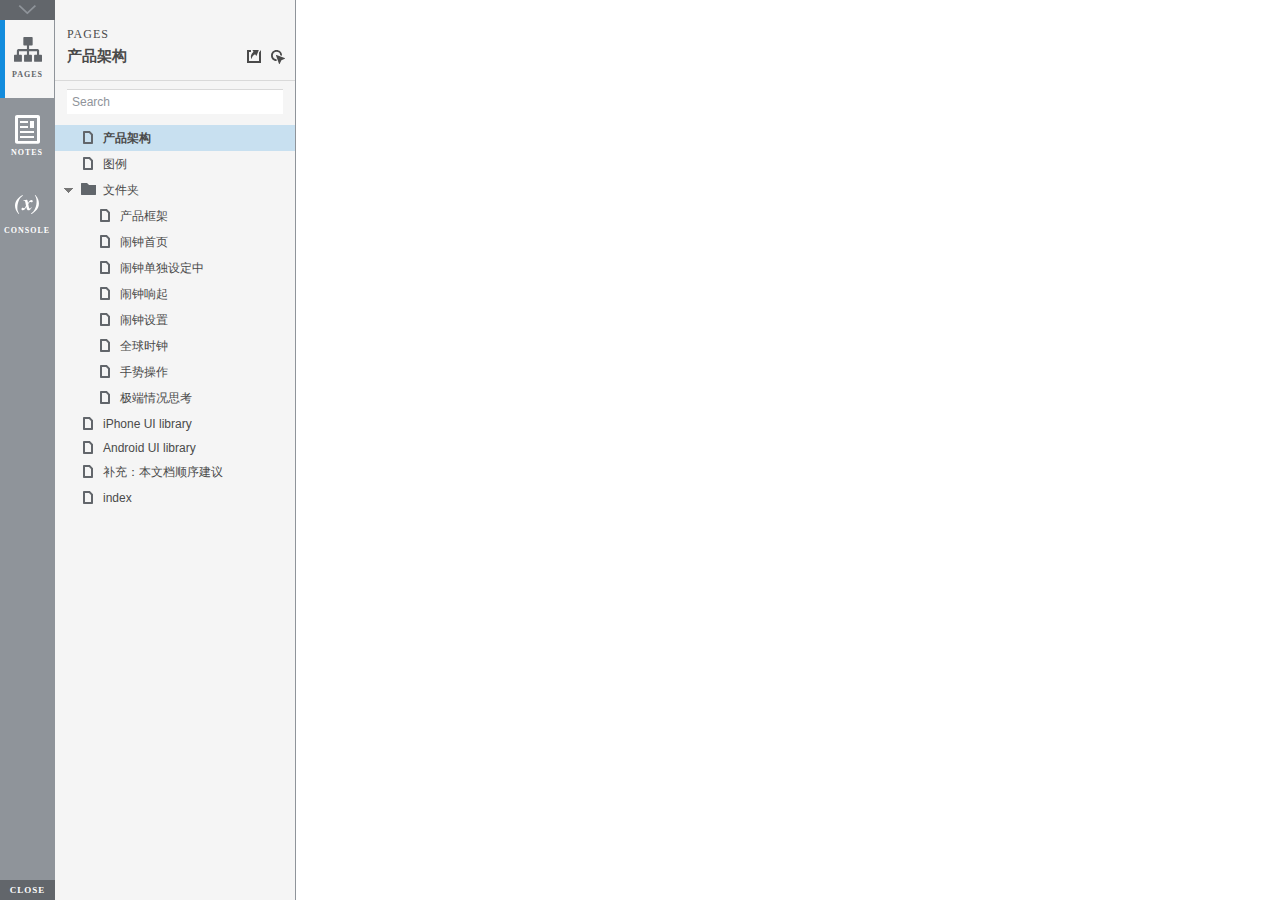
<file: start.html>
<!DOCTYPE html>
<html xmlns="http://www.w3.org/1999/xhtml" xml:lang="en" lang="en">
<head>
    <title>Untitled Document</title>
    <meta http-equiv="X-UA-Compatible" content="IE=edge"/>
    <meta http-equiv="content-type" content="text/html; charset=utf-8" />
    <meta name="viewport" content="width=device-width, initial-scale=1.0" />
    <meta name="apple-mobile-web-app-capable" content="yes" />
    <link type="text/css" href="resources/css/reset.css" rel="Stylesheet" />
    <link type="text/css" href="resources/css/default.css" rel="Stylesheet" />
    <!--<link href='https://fonts.googleapis.com/css?family=Nunito:300' rel='stylesheet' type='text/css'>-->

    <script type="text/javascript">
        if (location.href.toString().indexOf('file://localhost/') == 0) {
            location.href = location.href.toString().replace('file://localhost/', 'file:///');
        }
    </script>

    <!-- 8.0.0.3379 -->
<script src="resources/scripts/jquery-1.7.1.min.js"></script>
<script src="resources/scripts/startPre.js"></script>
<script src="data/document.js"></script>

    <style type="text/css">

#outerContainer {
	width:1000px;
	height:1500px;
}

.vsplitbar {
    width: 3px;
    /*background: #B9B9B9;*/
    border-right: 1px solid #8f949a;
}

.vsplitbar:hover, .vsplitbar.active {
    background: #8f949a;
}

#rightPanel {
    background-color: White;
}

/*#leftPanel {
    min-width: 120px;
}*/

.splitterMask {
   position:absolute;
   top: 0;
   left: 0;
   width: 100%;
   height: 100%;
   overflow: hidden;
   background-image: url(resources/images/transparent.gif);
   z-index: 20000;
}

    </style>
    <script type="text/javascript" language="JavaScript"><!--
        var SITEMAP_COLLAPSE_VAR_NAME = 'c';
        var PLUGIN_VAR_NAME = 'g';
        var FOOTNOTES_VAR_NAME = 'fn';
        var ADAPTIVE_VIEW_VAR_NAME = 'view';
        var lastLeftPanelWidth = 295;
        var toolBarOnly = true;

        // isolate scope
        (function() {
            setUpController();
            
            var configuration = $axure.document.configuration;
            var _settings = {};
            _settings.projectId = configuration.prototypeId;
            _settings.isAxshare = configuration.isAxshare;
            _settings.loadFeedbackPlugin = configuration.loadFeedbackPlugin;
            var cHash = getHashStringVar(SITEMAP_COLLAPSE_VAR_NAME);
            _settings.startCollapsed = cHash == "1";
            if(cHash == "2") closePlayer();
            var gHash = getHashStringVar(PLUGIN_VAR_NAME);
            if(gHash == "") gHash = 1;
            _settings.startPluginGid = gHash;

            $axure.player.settings = _settings;

            $(window).bind('load', function() {
                if(CHROME_5_LOCAL && !$('body').attr('pluginDetected')) {
                    window.location = 'resources/chrome/chrome.html';
                }
            });

            $(document).ready(function() {
                $axure.page.bind('load.start', mainFrame_onload);
                $axure.messageCenter.addMessageListener(messageCenter_message);

                $(document).on('pluginShown', function (event, data) {
                    setVarInCurrentUrlHash('g', data ? data : '');
                });

                $(document).on('pluginCreated', function(event, data) {
                    if($axure.player.settings.startPluginGid == data) {
                        $axure.player.showPlugin(data);
                    }
                });

                if($axure.player.settings.loadFeedbackPlugin) {
                    if($axure.player.settings.isAxshare) {
                        $axure.utils.loadJS('/Scripts/plugins/feedback/feedback8.js');
                    } else {
                        $axure.utils.loadJS('http://share.axure.com/Scripts/plugins/feedback/feedback8.js');
                    }
                }

                if(navigator.userAgent.indexOf("MSIE") >= 0) $('#outerContainer').width('100%');
                initialize();
                if($axure.player.settings.startCollapsed) $('#outerContainer').splitter({ sizeLeft: 0 });
                else $('#outerContainer').splitter({ sizeLeft: lastLeftPanelWidth });
                $('#leftPanel').width(lastLeftPanelWidth);
                
                $(window).resize(function() { resizeContent(); });

                $('#maximizePanelContainer').hide();

                initializeLogo();

                $(window).resize();
                resizeContent();
                
                $axure.player.collapseToBar();

                if($axure.player.settings.startCollapsed) {
                    collapse();
                    $('#leftPanel').width(0);
                }

                if(MOBILE_DEVICE) {
                    $('#interfaceControlFrameMinimizeContainer').height('45px');
                    $('#interfaceControlFrameMinimizeContainer a').height('45px');
                    $('#interfaceControlFrameHeaderContainer').css('margin-top','45px');
                    $('#interfaceControlFrameCloseContainer a').css('padding','10px 0px');
                    $('#maximizePanelContainer').height('45px');//.css('top','inherit').css('bottom','0px');

                    $('body').removeClass('hashover');

                    if(IOS) {
                        $('#rightPanel').css('overflow', 'auto').css('-webkit-overflow-scrolling', 'touch').css('-ms-overflow-x', 'hidden');

                        window.addEventListener("orientationchange", function() {
                            var viewport = document.querySelector("meta[name=viewport]");
                            //so iOS doesn't zoom when switching back to portrait
                            viewport.setAttribute('content', 'width=device-width, initial-scale=1.0, maximum-scale=1.0');
                            viewport.setAttribute('content', 'width=device-width, initial-scale=1.0');
                            resizeContent();
                        }, false);

                        $axure.page.bind('load.start', function() {
                            resizeContent();
                        });
                    }
                }

            });

            function initialize() {
                var legacyQString = getQueryString("Page");
                if (legacyQString.length > 0) {
                    location.href = location.href.substring(0, location.href.indexOf("?")) + "#p=" + legacyQString;
                    return;
                }

                var mainFrame = document.getElementById("mainFrame");
                //if it's local file on safari, test if we can access mainframe after its loaded
                if(SAFARI && document.location.href.indexOf('file://') >= 0) {
                    $(mainFrame).load(function () {
                        var canAccess;
                        try {
                            var mainFrameWindow = mainFrame.contentWindow || mainFrame.contentDocument;
                            mainFrameWindow['safari_file_CORS'] = 'Y';
                            canAccess = mainFrameWindow['safari_file_CORS'] === 'Y';
                        } catch(err) {
                            canAccess = false;
                        }

                        if(!canAccess) window.location = 'resources/chrome/safari.html';
                    });
                }

                mainFrame.contentWindow.location.href = getInitialUrl();
            }

            function initializeLogo() {
                if($axure.document.configuration.logoImagePath) {
                    var image = new Image();
                    image.onload = function() {
                        $('#logoImage').css('max-width', this.width + 'px');
                        $axure.player.resizeContent();
                    };
                    image.src = $axure.document.configuration.logoImagePath;
                
                    $('#interfaceControlFrameLogoImageContainer').html('<img id="logoImage" src="" />');
                    $('#logoImage').attr('src', $axure.document.configuration.logoImagePath).load(function() { resizeContent(); });
                } else $('#interfaceControlFrameLogoImageContainer').hide();

                if ($axure.document.configuration.logoImageCaption) {
                    $('#interfaceControlFrameLogoCaptionContainer').html($axure.document.configuration.logoImageCaption);
                } else $('#interfaceControlFrameLogoCaptionContainer').hide();

                if(!$('#interfaceControlFrameLogoImageContainer').is(':visible') && !$('#interfaceControlFrameLogoCaptionContainer').is(':visible')) {
                    $('#interfaceControlFrameLogoContainer').hide();
                }
            }

            var resizeContent = $axure.player.resizeContent = function() {
                var newHeight = $(window).height();
                var newWidth = $(window).width();

                var controlContainerHeight = newHeight;// - 30;
                if($('#interfaceControlFrameLogoContainer').is(':visible')) controlContainerHeight -= $('#interfaceControlFrameLogoContainer').outerHeight();// + 16;

                $('#outerContainer').height(newHeight).width(newWidth);
                $('.vsplitbar').height(newHeight);
                $('#leftPanel').height(newHeight);
                $('#interfaceControlFrame').height(newHeight);
                $('#interfaceControlFrameContainer').height(newHeight);
                $('#interfaceControlFrameHostContainer').height(controlContainerHeight);

                $('#rightPanel').height(newHeight);
                $('#mainFrame').height(newHeight);

                if($('#leftPanel').is(':visible')) $('#rightPanel').width($(window).width() - $('#leftPanel').width() - 1);// $('.vsplitbar').width());
                else $('#rightPanel').width($(window).width());

                $(document).trigger('ContainerHeightChange',[controlContainerHeight]);

                if(MOBILE_DEVICE) {
                    if(!(getHashStringVar(ADAPTIVE_VIEW_VAR_NAME).length > 0)) $axure.messageCenter.postMessage('setAdaptiveViewForSize', {'width':newWidth, 'height':$('#rightPanel').height()});
                }
            }

            var collapseToBar = $axure.player.collapseToBar = function() {
                lastLeftPanelWidth = $('#leftPanel').width();
                $('#leftPanel').width('55px');
                $('.vsplitbar').hide();
                $('#rightPanel').width($(window).width() - $('#leftPanel').width());
                $(window).resize();
                $('#outerContainer').trigger('resize');
                toolBarOnly = true;
            }

            var expandFromBar = $axure.player.expandFromBar = function() {
                if($('.vsplitbar').is(':visible')) return;

                $('#leftPanel').width(lastLeftPanelWidth);
                $('.vsplitbar').show();
                $('#rightPanel').width($(window).width() - $('#leftPanel').width() - 1);// $('.vsplitbar').width());
                $(window).resize();
                $('#outerContainer').trigger('resize');
                toolBarOnly = false;
            }

        })();

        function messageCenter_message(message, data) {
            if(message == 'expandFrame') expand();
            else if(message == 'getCollapseFrameOnLoad' && $axure.player.settings.startCollapsed && !MOBILE_DEVICE) $axure.messageCenter.postMessage('collapseFrameOnLoad');
        }

        
        function getInitialUrl() {
            var pageName = getHashStringVar("p");
            if(pageName.length > 0) return pageName + ".html";
            else {
                var url = getFirstPageUrl($axure.document.sitemap.rootNodes);
                return (url ? url : "about:blank");
            }
        }

        function getFirstPageUrl(nodes) {
            for (var i = 0; i < nodes.length; i++) {
                var node = nodes[i];
                if (node.url) return node.url;
                else {
                    var hasChildren = (node.children && node.children.length > 0);
                    if (hasChildren) {
                        var url = getFirstPageUrl(node.children);
                        if (url) return url;
                    }
                }
            }
            return null;
        }

        function closePlayer() {
            if($axure.page.location) window.location.href = $axure.page.location;
            else {
                var pageFile = getInitialUrl();
                var currentLocation = window.location.toString();
                window.location.href = currentLocation.substr(0, currentLocation.lastIndexOf("/") + 1) + pageFile;
            }
        }

        function replaceHash(newHash) {
            var currentLocWithoutHash = window.location.toString().split('#')[0];

            //We use replace so that every hash change doesn't get appended to the history stack.
            //We use replaceState in browsers that support it, else replace the location
            if(typeof window.history.replaceState != 'undefined') {
                try {
                    //Chrome 45 (Version 45.0.2454.85 m) started throwing an error here when generated locally (this only happens with sitemap open) which broke all interactions.
                    //try catch breaks the url adjusting nicely when the sitemap is open, but all interactions and forward and back buttons work.
                    //Uncaught SecurityError: Failed to execute 'replaceState' on 'History': A history state object with URL 'file:///C:/Users/Ian/Documents/Axure/HTML/Untitled/start.html#p=home' cannot be created in a document with origin 'null'.
                    window.history.replaceState(null, null, currentLocWithoutHash + newHash);
                } catch(ex) {}
            } else {
                window.location.replace(currentLocWithoutHash + newHash);
            }
        }

        function collapse() {
            setVarInCurrentUrlHash('c', 1);
            if(!toolBarOnly) lastLeftPanelWidth = $('#leftPanel').width();

            $('#maximizePanelContainer').show();
            $('#leftPanel').hide();
            $('.vsplitbar').hide();
            $('#rightPanel').width($(window).width());
            $(window).resize();
            $('#outerContainer').trigger('resize');

            $(document).trigger('sidebarCollapse');

            if(MOBILE_DEVICE) {
                $('#maximizePanelContainer').animate({
                    top:$('#rightPanel').height() - $('#maximizePanelContainer').height()
                }, 300, 'swing', function() {
                    $('#maximizePanelContainer').css('top', 'inherit').css('bottom', '0px');
                });
            }
        }

        function expand() {
            if(MOBILE_DEVICE) {
                $('#maximizePanelContainer').css('top', '0px').css('bottom', 'inherit');
            }

            deleteVarFromCurrentUrlHash('c');
            $('#maximizePanelContainer').hide();
            $('#leftPanel').width(lastLeftPanelWidth);
            $('#leftPanel').show();
            if(!toolBarOnly) {
                $('.vsplitbar').show();
                $('#rightPanel').width($(window).width() - $('#leftPanel').width() - 1);
            } else {
                $axure.player.collapseToBar();
            }
            $(window).resize();
            $('#outerContainer').trigger('resize');

            $(document).trigger('sidebarExpanded');
        }


        function mainFrame_onload() {
            if($axure.page.pageName) document.title = $axure.page.pageName;
        }

        function getQueryString(query) {
            var qstring = self.location.href.split("?");
            if(qstring.length < 2) return "";
            return GetParameter(qstring, query);
        }
        
        function GetParameter(qstring, query) {
            var prms = qstring[1].split("&");
            var frmelements = new Array();
            var currprmeter, querystr = "";

            for(var i = 0; i < prms.length; i++) {
                currprmeter = prms[i].split("=");
                frmelements[i] = new Array();
                frmelements[i][0] = currprmeter[0];
                frmelements[i][1] = currprmeter[1];
            }

            for(j = 0; j < frmelements.length; j++) {
                if(frmelements[j][0].toLowerCase() == query.toLowerCase()) {
                    querystr = frmelements[j][1];
                    break;
                }
            }
            return querystr;
        }
        
        function getHashStringVar(query) {
            var qstring = self.location.href.split("#");
            if(qstring.length < 2) return "";
            return GetParameter(qstring, query);
        }

        function setHashStringVar(currentHash, varName, varVal) {
            var varWithEqual = varName + '=';
            var poundVarWithEqual = varVal === '' ? '' :  '#' + varName + '=' + varVal;
            var ampVarWithEqual = varVal === '' ? '' :  '&' + varName + '=' + varVal;
            var hashToSet = '';

            var pageIndex = currentHash.indexOf('#' + varWithEqual);
            if(pageIndex == -1) pageIndex = currentHash.indexOf('&' + varWithEqual);
            if(pageIndex != -1) {
                var newHash = currentHash.substring(0, pageIndex);

                newHash = newHash == '' ? poundVarWithEqual : newHash + ampVarWithEqual;

                var ampIndex = currentHash.indexOf('&', pageIndex + 1);
                if(ampIndex != -1) {
                    newHash = newHash == '' ? '#' + currentHash.substring(ampIndex + 1) : newHash + currentHash.substring(ampIndex);
                }
                hashToSet = newHash;
            } else if(currentHash.indexOf('#') != -1) {
                hashToSet = currentHash + ampVarWithEqual;
            } else {
                hashToSet = poundVarWithEqual;
            }

            if(hashToSet != '' || varVal == '') {
                return hashToSet;
            }

            return null;
        }

        function setVarInCurrentUrlHash(varName, varVal) {
            var newHash = setHashStringVar(window.location.hash, varName, varVal);

            if(newHash != null) {
                replaceHash(newHash);
            }
        }

        function deleteHashStringVar(currentHash, varName) {
            var varWithEqual = varName + '=';

            var pageIndex = currentHash.indexOf('#' + varWithEqual);
            if(pageIndex == -1) pageIndex = currentHash.indexOf('&' + varWithEqual);
            if(pageIndex != -1) {
                var newHash = currentHash.substring(0, pageIndex);

                var ampIndex = currentHash.indexOf('&', pageIndex + 1);

                //IF begin of string....if none blank, ELSE # instead of & and rest
                //IF in string....prefix + if none blank, ELSE &-rest
                if(newHash == '') { //beginning of string
                    newHash = ampIndex != -1 ? '#' + currentHash.substring(ampIndex + 1) : '';
                } else { //somewhere in the middle
                    newHash = newHash + (ampIndex != -1 ? currentHash.substring(ampIndex) : '');
                }

                return newHash;
            }

            return null;
        }

        function deleteVarFromCurrentUrlHash(varName) {
            var newHash = deleteHashStringVar(window.location.hash, varName);

            if(newHash != null) {
                replaceHash(newHash);
            }
        }
    --></script>
    
    <link type="text/css" rel="Stylesheet" href="plugins/sitemap/styles/sitemap.css" />
    <link type="text/css" rel="Stylesheet" href="plugins/page_notes/styles/page_notes.css" />
    <link type="text/css" rel="Stylesheet" href="plugins/debug/styles/debug.css" />
    <script src="resources/scripts/startPost.js"></script>


    <!--<link type="text/css" rel="Stylesheet" href="plugins/recordplay/styles/recordplay.css" />
    <script type="text/javascript" src="plugins/recordplay/recordplay.js"></script>-->
    

</head>
<body scroll="no" class="hashover">
    <div id="outerContainer">

        <div id="leftPanel">
            <div id="interfaceControlFrame">
                <div id="interfaceControlFrameMinimizeContainer">
                    <a title="Collapse" id="interfaceControlFrameMinimizeButton" onclick="collapse();">&nbsp;</a>
                </div>
                <div id="interfaceControlFrameHeaderContainer">
                    <ul id="interfaceControlFrameHeader"></ul>
                </div>
                <div id="interfaceControlFrameContainer">
                    <div id="interfaceControlFrameLogoContainer">
                        <div id="interfaceControlFrameLogoImageContainer"></div>
                        <div id="interfaceControlFrameLogoCaptionContainer"></div>
                    </div>
                    <div id="interfaceControlFrameHostContainer">
                    </div>
                </div>
                <div id="interfaceControlFrameCloseContainer">
                    <a title="Close" id="interfaceControlFrameCloseButton" onclick="closePlayer();">CLOSE</a>
                </div>
            </div>
        </div>
        <div id="rightPanel">
            <iframe id="mainFrame" name="mainFrame" width="100%" height="100%" src="" frameborder="0" style="display: block;" webkitallowfullscreen mozallowfullscreen allowfullscreen></iframe>
        </div>

    </div>

    <div id="maximizePanelContainer">
        <iframe id="expandFrame" src="resources/expand.html" width="100%" height="100%" scrolling="no" allowtransparency="true" frameborder="0"></iframe>
    </div>

</body>
</html>
</file>
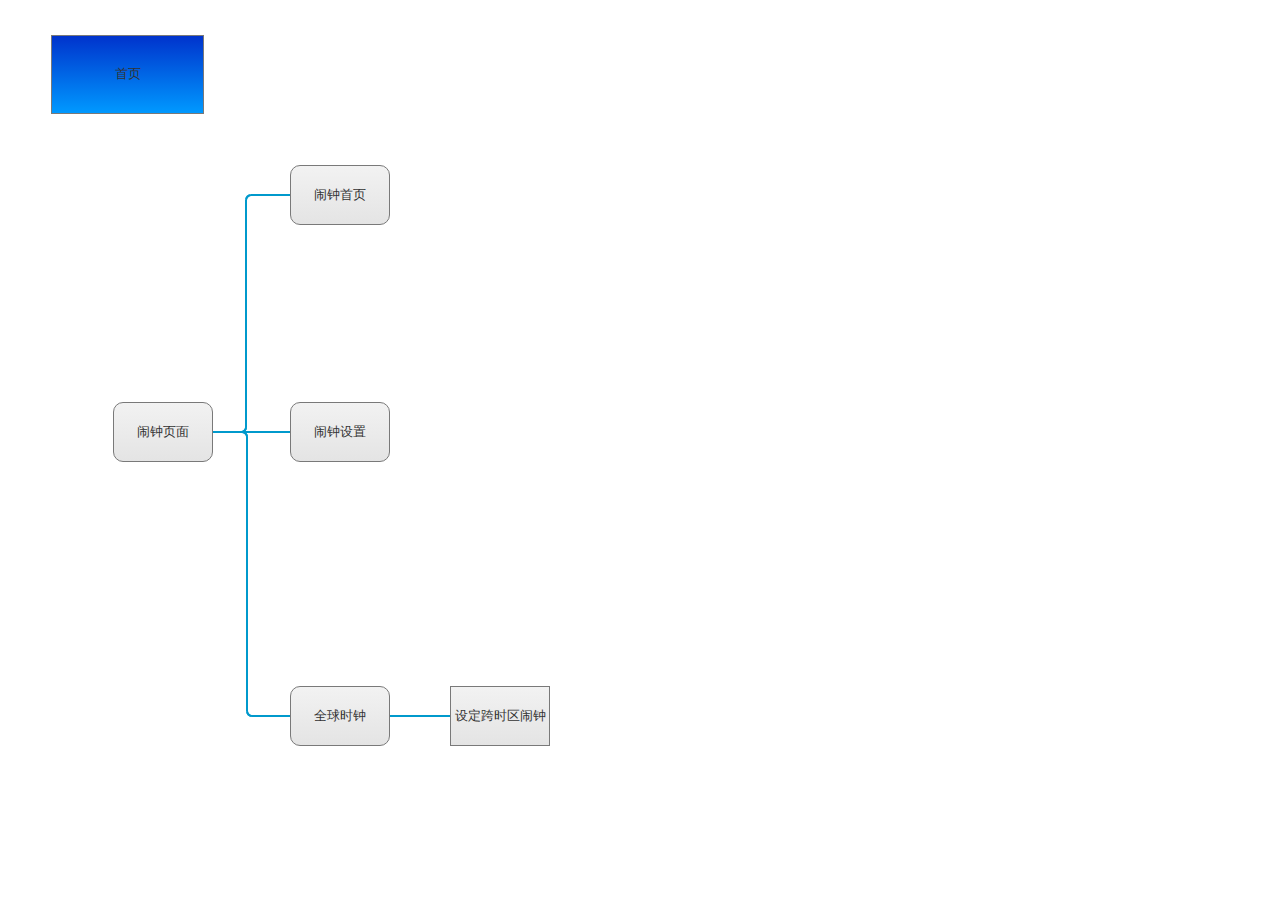
<file: 产品框架.html>
﻿<!DOCTYPE html>
<html>
  <head>
    <title>产品框架</title>
    <meta http-equiv="X-UA-Compatible" content="IE=edge"/>
    <meta http-equiv="content-type" content="text/html; charset=utf-8"/>
    <meta name="apple-mobile-web-app-capable" content="yes"/>
    <link href="resources/css/jquery-ui-themes.css" type="text/css" rel="stylesheet"/>
    <link href="resources/css/axure_rp_page.css" type="text/css" rel="stylesheet"/>
    <link href="data/styles.css" type="text/css" rel="stylesheet"/>
    <link href="files/产品框架/styles.css" type="text/css" rel="stylesheet"/>
    <script src="resources/scripts/jquery-1.7.1.min.js"></script>
    <script src="resources/scripts/jquery-ui-1.8.10.custom.min.js"></script>
    <script src="resources/scripts/prototypePre.js"></script>
    <script src="data/document.js"></script>
    <script src="resources/scripts/prototypePost.js"></script>
    <script src="files/产品框架/data.js"></script>
    <script type="text/javascript">
      $axure.utils.getTransparentGifPath = function() { return 'resources/images/transparent.gif'; };
      $axure.utils.getOtherPath = function() { return 'resources/Other.html'; };
      $axure.utils.getReloadPath = function() { return 'resources/reload.html'; };
    </script>
  </head>
  <body>
    <div id="base" class="">

      <!-- Unnamed (矩形) -->
      <div id="u150" class="ax_default flow_shape">
        <div id="u150_div" class=""></div>
        <div id="u150_text" class="text ">
          <p><span>闹钟页面</span></p>
        </div>
      </div>

      <!-- Unnamed (矩形) -->
      <div id="u151" class="ax_default flow_shape">
        <div id="u151_div" class=""></div>
        <div id="u151_text" class="text ">
          <p><span>闹钟首页</span></p>
        </div>
      </div>

      <!-- Unnamed (矩形) -->
      <div id="u152" class="ax_default flow_shape">
        <div id="u152_div" class=""></div>
        <div id="u152_text" class="text ">
          <p><span>闹钟设置</span></p>
        </div>
      </div>

      <!-- Unnamed (矩形) -->
      <div id="u153" class="ax_default flow_shape">
        <div id="u153_div" class=""></div>
        <div id="u153_text" class="text ">
          <p><span>全球时钟</span></p>
        </div>
      </div>

      <!-- Unnamed (连接线) -->
      <div id="u154" class="ax_default _连接线">
        <img id="u154_seg0" class="img " src="images/产品框架/u154_seg0.png" alt="u154_seg0"/>
        <img id="u154_seg1" class="img " src="images/产品框架/u154_seg1.png" alt="u154_seg1"/>
        <img id="u154_seg2" class="img " src="images/产品框架/u154_seg2.png" alt="u154_seg2"/>
        <div id="u154_text" class="text " style="display:none; visibility: hidden">
          <p></p>
        </div>
      </div>

      <!-- Unnamed (连接线) -->
      <div id="u155" class="ax_default _连接线">
        <img id="u155_seg0" class="img " src="images/产品框架/u155_seg0.png" alt="u155_seg0"/>
        <div id="u155_text" class="text " style="display:none; visibility: hidden">
          <p></p>
        </div>
      </div>

      <!-- Unnamed (连接线) -->
      <div id="u156" class="ax_default _连接线">
        <img id="u156_seg0" class="img " src="images/产品框架/u156_seg0.png" alt="u156_seg0"/>
        <img id="u156_seg1" class="img " src="images/产品框架/u156_seg1.png" alt="u156_seg1"/>
        <img id="u156_seg2" class="img " src="images/产品框架/u156_seg2.png" alt="u156_seg2"/>
        <div id="u156_text" class="text " style="display:none; visibility: hidden">
          <p></p>
        </div>
      </div>

      <!-- Unnamed (矩形) -->
      <div id="u157" class="ax_default flow_shape">
        <div id="u157_div" class=""></div>
        <div id="u157_text" class="text ">
          <p><span>设定跨时区闹钟</span></p>
        </div>
      </div>

      <!-- Unnamed (连接线) -->
      <div id="u158" class="ax_default _连接线">
        <img id="u158_seg0" class="img " src="images/产品框架/u158_seg0.png" alt="u158_seg0"/>
        <div id="u158_text" class="text " style="display:none; visibility: hidden">
          <p></p>
        </div>
      </div>

      <!-- Unnamed (矩形) -->
      <div id="u159" class="ax_default box_1">
        <div id="u159_div" class=""></div>
        <div id="u159_text" class="text ">
          <p><span>首页</span></p>
        </div>
      </div>
    </div>
  </body>
</html>
</file>
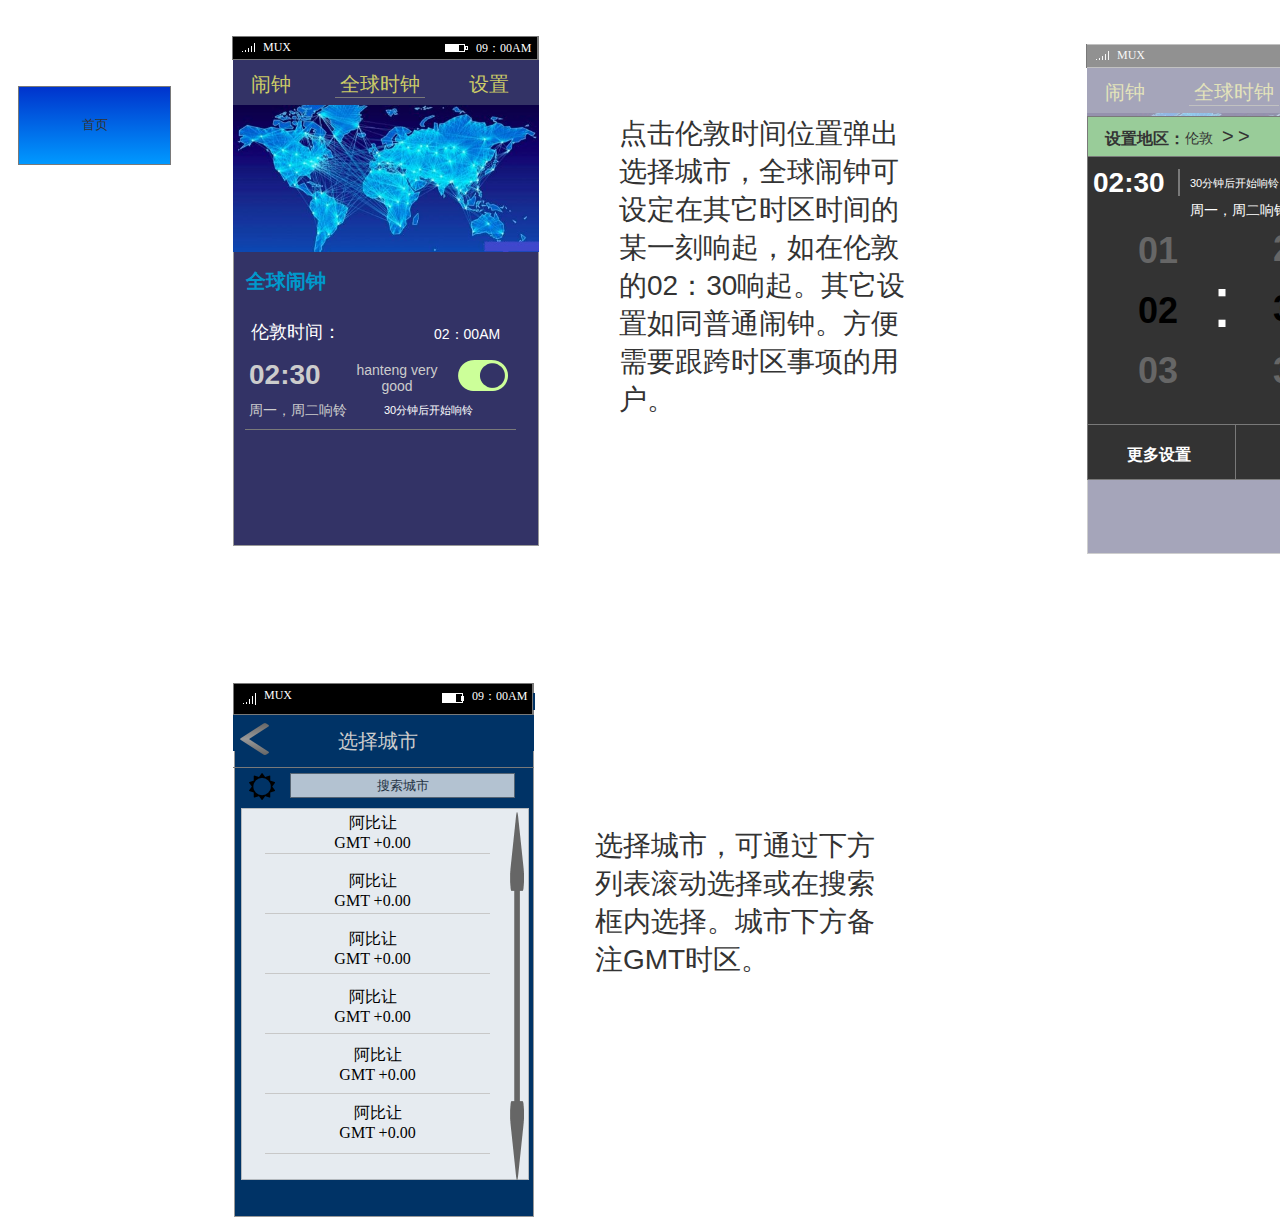
<file: 全球时钟.html>
﻿<!DOCTYPE html>
<html>
  <head>
    <title>全球时钟</title>
    <meta http-equiv="X-UA-Compatible" content="IE=edge"/>
    <meta http-equiv="content-type" content="text/html; charset=utf-8"/>
    <meta name="apple-mobile-web-app-capable" content="yes"/>
    <link href="resources/css/jquery-ui-themes.css" type="text/css" rel="stylesheet"/>
    <link href="resources/css/axure_rp_page.css" type="text/css" rel="stylesheet"/>
    <link href="data/styles.css" type="text/css" rel="stylesheet"/>
    <link href="files/全球时钟/styles.css" type="text/css" rel="stylesheet"/>
    <script src="resources/scripts/jquery-1.7.1.min.js"></script>
    <script src="resources/scripts/jquery-ui-1.8.10.custom.min.js"></script>
    <script src="resources/scripts/prototypePre.js"></script>
    <script src="data/document.js"></script>
    <script src="resources/scripts/prototypePost.js"></script>
    <script src="files/全球时钟/data.js"></script>
    <script type="text/javascript">
      $axure.utils.getTransparentGifPath = function() { return 'resources/images/transparent.gif'; };
      $axure.utils.getOtherPath = function() { return 'resources/Other.html'; };
      $axure.utils.getReloadPath = function() { return 'resources/reload.html'; };
    </script>
  </head>
  <body>
    <div id="base" class="">

      <!-- Unnamed (矩形) -->
      <div id="u703" class="ax_default box_2">
        <div id="u703_div" class=""></div>
      </div>

      <!-- Unnamed (组合) -->
      <div id="u704" class="ax_default" data-left="233" data-top="36" data-width="306" data-height="510">

        <!-- Rectangle (矩形) -->
        <div id="u705" class="ax_default _形状" data-label="Rectangle">
          <div id="u705_div" class=""></div>
          <div id="u705_text" class="text ">
            <p></p><p></p>
          </div>
        </div>

        <!-- Unnamed (组合) -->
        <div id="u706" class="ax_default" data-left="233" data-top="36" data-width="306" data-height="24">

          <!-- Unnamed (矩形) -->
          <div id="u707" class="ax_default _形状">
            <div id="u707_div" class=""></div>
          </div>

          <!-- Unnamed (组合) -->
          <div id="u708" class="ax_default" data-left="243" data-top="43" data-width="13" data-height="9">

            <!-- Unnamed (矩形) -->
            <div id="u709" class="ax_default _形状">
              <img id="u709_img" class="img " src="images/闹钟首页/u167.png"/>
            </div>

            <!-- Unnamed (矩形) -->
            <div id="u710" class="ax_default _形状">
              <img id="u710_img" class="img " src="images/闹钟首页/u168.png"/>
            </div>

            <!-- Unnamed (矩形) -->
            <div id="u711" class="ax_default _形状">
              <img id="u711_img" class="img " src="images/闹钟首页/u169.png"/>
            </div>

            <!-- Unnamed (矩形) -->
            <div id="u712" class="ax_default _形状">
              <img id="u712_img" class="img " src="images/闹钟首页/u170.png"/>
            </div>

            <!-- Unnamed (矩形) -->
            <div id="u713" class="ax_default _形状">
              <img id="u713_img" class="img " src="images/闹钟首页/u171.png"/>
            </div>
          </div>

          <!-- Unnamed (组合) -->
          <div id="u714" class="ax_default" data-left="446" data-top="44" data-width="23" data-height="8">

            <!-- Unnamed (矩形) -->
            <div id="u715" class="ax_default _形状">
              <div id="u715_div" class=""></div>
            </div>

            <!-- Unnamed (矩形) -->
            <div id="u716" class="ax_default _形状">
              <div id="u716_div" class=""></div>
            </div>

            <!-- Unnamed (矩形) -->
            <div id="u717" class="ax_default _形状">
              <div id="u717_div" class=""></div>
            </div>
          </div>
        </div>
      </div>

      <!-- paragraph (矩形) -->
      <div id="u718" class="ax_default _文本段落" data-label="paragraph">
        <div id="u718_div" class=""></div>
        <div id="u718_text" class="text ">
          <p><span>闹钟</span></p>
        </div>
      </div>

      <!-- paragraph (矩形) -->
      <div id="u719" class="ax_default _文本段落" data-label="paragraph">
        <div id="u719_div" class=""></div>
        <div id="u719_text" class="text ">
          <p><span>全球时钟</span></p>
        </div>
      </div>

      <!-- paragraph (矩形) -->
      <div id="u720" class="ax_default _文本段落" data-label="paragraph">
        <div id="u720_div" class=""></div>
        <div id="u720_text" class="text ">
          <p><span>设置</span></p>
        </div>
      </div>

      <!-- Unnamed (水平线) -->
      <div id="u721" class="ax_default line">
        <img id="u721_img" class="img " src="images/全球时钟/u721.png"/>
      </div>

      <!-- Unnamed (组合) -->
      <div id="u722" class="ax_default" data-left="232" data-top="36" data-width="306" data-height="24">

        <!-- Unnamed (矩形) -->
        <div id="u723" class="ax_default _形状">
          <div id="u723_div" class=""></div>
        </div>

        <!-- Unnamed (组合) -->
        <div id="u724" class="ax_default" data-left="242" data-top="43" data-width="13" data-height="9">

          <!-- Unnamed (矩形) -->
          <div id="u725" class="ax_default _形状">
            <img id="u725_img" class="img " src="images/闹钟首页/u167.png"/>
          </div>

          <!-- Unnamed (矩形) -->
          <div id="u726" class="ax_default _形状">
            <img id="u726_img" class="img " src="images/闹钟首页/u168.png"/>
          </div>

          <!-- Unnamed (矩形) -->
          <div id="u727" class="ax_default _形状">
            <img id="u727_img" class="img " src="images/闹钟首页/u169.png"/>
          </div>

          <!-- Unnamed (矩形) -->
          <div id="u728" class="ax_default _形状">
            <img id="u728_img" class="img " src="images/闹钟首页/u170.png"/>
          </div>

          <!-- Unnamed (矩形) -->
          <div id="u729" class="ax_default _形状">
            <img id="u729_img" class="img " src="images/闹钟首页/u171.png"/>
          </div>
        </div>

        <!-- Unnamed (组合) -->
        <div id="u730" class="ax_default" data-left="445" data-top="44" data-width="23" data-height="8">

          <!-- Unnamed (矩形) -->
          <div id="u731" class="ax_default _形状">
            <div id="u731_div" class=""></div>
          </div>

          <!-- Unnamed (矩形) -->
          <div id="u732" class="ax_default _形状">
            <div id="u732_div" class=""></div>
          </div>

          <!-- Unnamed (矩形) -->
          <div id="u733" class="ax_default _形状">
            <div id="u733_div" class=""></div>
          </div>
        </div>
      </div>

      <!-- Header 2 (矩形) -->
      <div id="u734" class="ax_default _文本段落" data-label="Header 2">
        <div id="u734_div" class=""></div>
        <div id="u734_text" class="text ">
          <p><span>MUX</span></p>
        </div>
      </div>

      <!-- Header 2 (矩形) -->
      <div id="u735" class="ax_default _文本段落" data-label="Header 2">
        <div id="u735_div" class=""></div>
        <div id="u735_text" class="text ">
          <p><span>09：00AM</span></p>
        </div>
      </div>

      <!-- Unnamed (图片) -->
      <div id="u736" class="ax_default image">
        <img id="u736_img" class="img " src="images/全球时钟/u736.jpg"/>
      </div>

      <!-- Unnamed (矩形) -->
      <div id="u737" class="ax_default label">
        <div id="u737_div" class=""></div>
        <div id="u737_text" class="text ">
          <p><span>伦敦时间：</span></p>
        </div>
      </div>

      <!-- Unnamed (矩形) -->
      <div id="u738" class="ax_default label">
        <div id="u738_div" class=""></div>
        <div id="u738_text" class="text ">
          <p><span>02：00AM</span></p>
        </div>
      </div>

      <!-- Unnamed (矩形) -->
      <div id="u739" class="ax_default _二级标题">
        <div id="u739_div" class=""></div>
        <div id="u739_text" class="text ">
          <p><span>全球闹钟</span></p>
        </div>
      </div>

      <!-- Unnamed (水平线) -->
      <div id="u740" class="ax_default line">
        <img id="u740_img" class="img " src="images/闹钟首页/u194.png"/>
      </div>

      <!-- Unnamed (矩形) -->
      <div id="u741" class="ax_default _三级标题">
        <div id="u741_div" class=""></div>
        <div id="u741_text" class="text ">
          <p><span>02:30</span></p>
        </div>
      </div>

      <!-- Unnamed (形状) -->
      <div id="u742" class="ax_default icon">
        <img id="u742_img" class="img " src="images/闹钟首页/u202.png"/>
      </div>

      <!-- Unnamed (矩形) -->
      <div id="u743" class="ax_default label">
        <div id="u743_div" class=""></div>
        <div id="u743_text" class="text ">
          <p><span>hanteng very good</span></p>
        </div>
      </div>

      <!-- Unnamed (矩形) -->
      <div id="u744" class="ax_default label">
        <div id="u744_div" class=""></div>
        <div id="u744_text" class="text ">
          <p><span>周一，周二响铃</span></p>
        </div>
      </div>

      <!-- Unnamed (矩形) -->
      <div id="u745" class="ax_default label">
        <div id="u745_div" class=""></div>
        <div id="u745_text" class="text ">
          <p><span>30分钟后开始响铃</span></p>
        </div>
      </div>

      <!-- Unnamed (矩形) -->
      <div id="u746" class="ax_default box_2">
        <div id="u746_div" class=""></div>
      </div>

      <!-- Unnamed (组合) -->
      <div id="u747" class="ax_default" data-left="1087" data-top="44" data-width="306" data-height="510">

        <!-- Rectangle (矩形) -->
        <div id="u748" class="ax_default _形状" data-label="Rectangle">
          <div id="u748_div" class=""></div>
          <div id="u748_text" class="text ">
            <p></p><p></p>
          </div>
        </div>

        <!-- Unnamed (组合) -->
        <div id="u749" class="ax_default" data-left="1087" data-top="44" data-width="306" data-height="24">

          <!-- Unnamed (矩形) -->
          <div id="u750" class="ax_default _形状">
            <div id="u750_div" class=""></div>
          </div>

          <!-- Unnamed (组合) -->
          <div id="u751" class="ax_default" data-left="1097" data-top="51" data-width="13" data-height="9">

            <!-- Unnamed (矩形) -->
            <div id="u752" class="ax_default _形状">
              <img id="u752_img" class="img " src="images/闹钟首页/u167.png"/>
            </div>

            <!-- Unnamed (矩形) -->
            <div id="u753" class="ax_default _形状">
              <img id="u753_img" class="img " src="images/闹钟首页/u168.png"/>
            </div>

            <!-- Unnamed (矩形) -->
            <div id="u754" class="ax_default _形状">
              <img id="u754_img" class="img " src="images/闹钟首页/u169.png"/>
            </div>

            <!-- Unnamed (矩形) -->
            <div id="u755" class="ax_default _形状">
              <img id="u755_img" class="img " src="images/闹钟首页/u170.png"/>
            </div>

            <!-- Unnamed (矩形) -->
            <div id="u756" class="ax_default _形状">
              <img id="u756_img" class="img " src="images/闹钟首页/u171.png"/>
            </div>
          </div>

          <!-- Unnamed (组合) -->
          <div id="u757" class="ax_default" data-left="1300" data-top="52" data-width="23" data-height="8">

            <!-- Unnamed (矩形) -->
            <div id="u758" class="ax_default _形状">
              <div id="u758_div" class=""></div>
            </div>

            <!-- Unnamed (矩形) -->
            <div id="u759" class="ax_default _形状">
              <div id="u759_div" class=""></div>
            </div>

            <!-- Unnamed (矩形) -->
            <div id="u760" class="ax_default _形状">
              <div id="u760_div" class=""></div>
            </div>
          </div>
        </div>
      </div>

      <!-- paragraph (矩形) -->
      <div id="u761" class="ax_default _文本段落" data-label="paragraph">
        <div id="u761_div" class=""></div>
        <div id="u761_text" class="text ">
          <p><span>闹钟</span></p>
        </div>
      </div>

      <!-- paragraph (矩形) -->
      <div id="u762" class="ax_default _文本段落" data-label="paragraph">
        <div id="u762_div" class=""></div>
        <div id="u762_text" class="text ">
          <p><span>全球时钟</span></p>
        </div>
      </div>

      <!-- paragraph (矩形) -->
      <div id="u763" class="ax_default _文本段落" data-label="paragraph">
        <div id="u763_div" class=""></div>
        <div id="u763_text" class="text ">
          <p><span>设置</span></p>
        </div>
      </div>

      <!-- Unnamed (水平线) -->
      <div id="u764" class="ax_default line">
        <img id="u764_img" class="img " src="images/全球时钟/u721.png"/>
      </div>

      <!-- Unnamed (组合) -->
      <div id="u765" class="ax_default" data-left="1086" data-top="44" data-width="306" data-height="24">

        <!-- Unnamed (矩形) -->
        <div id="u766" class="ax_default _形状">
          <div id="u766_div" class=""></div>
        </div>

        <!-- Unnamed (组合) -->
        <div id="u767" class="ax_default" data-left="1096" data-top="51" data-width="13" data-height="9">

          <!-- Unnamed (矩形) -->
          <div id="u768" class="ax_default _形状">
            <img id="u768_img" class="img " src="images/闹钟首页/u167.png"/>
          </div>

          <!-- Unnamed (矩形) -->
          <div id="u769" class="ax_default _形状">
            <img id="u769_img" class="img " src="images/闹钟首页/u168.png"/>
          </div>

          <!-- Unnamed (矩形) -->
          <div id="u770" class="ax_default _形状">
            <img id="u770_img" class="img " src="images/闹钟首页/u169.png"/>
          </div>

          <!-- Unnamed (矩形) -->
          <div id="u771" class="ax_default _形状">
            <img id="u771_img" class="img " src="images/闹钟首页/u170.png"/>
          </div>

          <!-- Unnamed (矩形) -->
          <div id="u772" class="ax_default _形状">
            <img id="u772_img" class="img " src="images/闹钟首页/u171.png"/>
          </div>
        </div>

        <!-- Unnamed (组合) -->
        <div id="u773" class="ax_default" data-left="1299" data-top="52" data-width="23" data-height="8">

          <!-- Unnamed (矩形) -->
          <div id="u774" class="ax_default _形状">
            <div id="u774_div" class=""></div>
          </div>

          <!-- Unnamed (矩形) -->
          <div id="u775" class="ax_default _形状">
            <div id="u775_div" class=""></div>
          </div>

          <!-- Unnamed (矩形) -->
          <div id="u776" class="ax_default _形状">
            <div id="u776_div" class=""></div>
          </div>
        </div>
      </div>

      <!-- Header 2 (矩形) -->
      <div id="u777" class="ax_default _文本段落" data-label="Header 2">
        <div id="u777_div" class=""></div>
        <div id="u777_text" class="text ">
          <p><span>MUX</span></p>
        </div>
      </div>

      <!-- Header 2 (矩形) -->
      <div id="u778" class="ax_default _文本段落" data-label="Header 2">
        <div id="u778_div" class=""></div>
        <div id="u778_text" class="text ">
          <p><span>09：00AM</span></p>
        </div>
      </div>

      <!-- Unnamed (图片) -->
      <div id="u779" class="ax_default image">
        <img id="u779_img" class="img " src="images/全球时钟/u736.jpg"/>
      </div>

      <!-- Unnamed (矩形) -->
      <div id="u780" class="ax_default label">
        <div id="u780_div" class=""></div>
        <div id="u780_text" class="text ">
          <p><span>伦敦时间：</span></p>
        </div>
      </div>

      <!-- Unnamed (矩形) -->
      <div id="u781" class="ax_default label">
        <div id="u781_div" class=""></div>
        <div id="u781_text" class="text ">
          <p><span>02：00AM</span></p>
        </div>
      </div>

      <!-- Unnamed (矩形) -->
      <div id="u782" class="ax_default _二级标题">
        <div id="u782_div" class=""></div>
        <div id="u782_text" class="text ">
          <p><span>全球闹钟</span></p>
        </div>
      </div>

      <!-- Unnamed (水平线) -->
      <div id="u783" class="ax_default line">
        <img id="u783_img" class="img " src="images/闹钟首页/u194.png"/>
      </div>

      <!-- Unnamed (矩形) -->
      <div id="u784" class="ax_default _三级标题">
        <div id="u784_div" class=""></div>
        <div id="u784_text" class="text ">
          <p><span>02:30</span></p>
        </div>
      </div>

      <!-- Unnamed (形状) -->
      <div id="u785" class="ax_default icon">
        <img id="u785_img" class="img " src="images/闹钟首页/u202.png"/>
      </div>

      <!-- Unnamed (矩形) -->
      <div id="u786" class="ax_default label">
        <div id="u786_div" class=""></div>
        <div id="u786_text" class="text ">
          <p><span>hanteng very good</span></p>
        </div>
      </div>

      <!-- Unnamed (矩形) -->
      <div id="u787" class="ax_default label">
        <div id="u787_div" class=""></div>
        <div id="u787_text" class="text ">
          <p><span>周一，周二响铃</span></p>
        </div>
      </div>

      <!-- Unnamed (矩形) -->
      <div id="u788" class="ax_default label">
        <div id="u788_div" class=""></div>
        <div id="u788_text" class="text ">
          <p><span>30分钟后开始响铃</span></p>
        </div>
      </div>

      <!-- Unnamed (矩形) -->
      <div id="u789" class="ax_default box_2">
        <div id="u789_div" class=""></div>
      </div>

      <!-- Unnamed (矩形) -->
      <div id="u790" class="ax_default box_1">
        <div id="u790_div" class=""></div>
      </div>

      <!-- Unnamed (矩形) -->
      <div id="u791" class="ax_default label">
        <div id="u791_div" class=""></div>
        <div id="u791_text" class="text ">
          <p><span>设置地区：</span></p>
        </div>
      </div>

      <!-- Unnamed (矩形) -->
      <div id="u792" class="ax_default label">
        <div id="u792_div" class=""></div>
        <div id="u792_text" class="text ">
          <p><span>伦敦</span></p>
        </div>
      </div>

      <!-- Unnamed (水平线) -->
      <div id="u793" class="ax_default line">
        <img id="u793_img" class="img " src="images/闹钟单独设定中/u300.png"/>
      </div>

      <!-- Unnamed (矩形) -->
      <div id="u794" class="ax_default label">
        <div id="u794_div" class=""></div>
        <div id="u794_text" class="text ">
          <p><span>&gt;</span></p>
        </div>
      </div>

      <!-- Unnamed (矩形) -->
      <div id="u795" class="ax_default label">
        <div id="u795_div" class=""></div>
        <div id="u795_text" class="text ">
          <p><span>&gt;</span></p>
        </div>
      </div>

      <!-- Unnamed (矩形) -->
      <div id="u796" class="ax_default box_1">
        <div id="u796_div" class=""></div>
      </div>

      <!-- Unnamed (矩形) -->
      <div id="u797" class="ax_default _三级标题">
        <div id="u797_div" class=""></div>
        <div id="u797_text" class="text ">
          <p><span>02:30</span></p>
        </div>
      </div>

      <!-- Unnamed (垂直线) -->
      <div id="u798" class="ax_default line">
        <img id="u798_img" class="img " src="images/闹钟首页/u206.png"/>
      </div>

      <!-- Unnamed (矩形) -->
      <div id="u799" class="ax_default label">
        <div id="u799_div" class=""></div>
        <div id="u799_text" class="text ">
          <p><span>周一，周二响铃</span></p>
        </div>
      </div>

      <!-- Unnamed (矩形) -->
      <div id="u800" class="ax_default label">
        <div id="u800_div" class=""></div>
        <div id="u800_text" class="text ">
          <p><span>30分钟后开始响铃</span></p>
        </div>
      </div>

      <!-- Unnamed (形状) -->
      <div id="u801" class="ax_default icon">
        <img id="u801_img" class="img " src="images/闹钟单独设定中/u292.png"/>
      </div>

      <!-- Unnamed (矩形) -->
      <div id="u802" class="ax_default _三级标题">
        <div id="u802_div" class=""></div>
        <div id="u802_text" class="text ">
          <p><span>02</span></p>
        </div>
      </div>

      <!-- Unnamed (矩形) -->
      <div id="u803" class="ax_default _三级标题">
        <div id="u803_div" class=""></div>
        <div id="u803_text" class="text ">
          <p><span>03</span></p>
        </div>
      </div>

      <!-- Unnamed (矩形) -->
      <div id="u804" class="ax_default _三级标题">
        <div id="u804_div" class=""></div>
        <div id="u804_text" class="text ">
          <p><span>01</span></p>
        </div>
      </div>

      <!-- Unnamed (矩形) -->
      <div id="u805" class="ax_default label">
        <div id="u805_div" class=""></div>
        <div id="u805_text" class="text ">
          <p><span>:</span></p>
        </div>
      </div>

      <!-- Unnamed (矩形) -->
      <div id="u806" class="ax_default _三级标题">
        <div id="u806_div" class=""></div>
        <div id="u806_text" class="text ">
          <p><span>30</span></p>
        </div>
      </div>

      <!-- Unnamed (矩形) -->
      <div id="u807" class="ax_default _三级标题">
        <div id="u807_div" class=""></div>
        <div id="u807_text" class="text ">
          <p><span>29</span></p>
        </div>
      </div>

      <!-- Unnamed (矩形) -->
      <div id="u808" class="ax_default _三级标题">
        <div id="u808_div" class=""></div>
        <div id="u808_text" class="text ">
          <p><span>31</span></p>
        </div>
      </div>

      <!-- Unnamed (水平线) -->
      <div id="u809" class="ax_default line">
        <img id="u809_img" class="img " src="images/闹钟单独设定中/u300.png"/>
      </div>

      <!-- Unnamed (垂直线) -->
      <div id="u810" class="ax_default line">
        <img id="u810_img" class="img " src="images/闹钟单独设定中/u301.png"/>
      </div>

      <!-- Unnamed (矩形) -->
      <div id="u811" class="ax_default label">
        <div id="u811_div" class=""></div>
        <div id="u811_text" class="text ">
          <p><span>更多设置</span></p>
        </div>
      </div>

      <!-- Unnamed (矩形) -->
      <div id="u812" class="ax_default label">
        <div id="u812_div" class=""></div>
        <div id="u812_text" class="text ">
          <p><span>完&nbsp; 成</span></p>
        </div>
      </div>

      <!-- Unnamed (组合) -->
      <div id="u813" class="ax_default" data-left="233" data-top="683" data-width="302" data-height="534">

        <!-- Rectangle (矩形) -->
        <div id="u814" class="ax_default _形状" data-label="Rectangle">
          <div id="u814_div" class=""></div>
        </div>

        <!-- Unnamed (组合) -->
        <div id="u815" class="ax_default" data-left="233" data-top="683" data-width="301" data-height="32">

          <!-- Unnamed (矩形) -->
          <div id="u816" class="ax_default _形状">
            <div id="u816_div" class=""></div>
          </div>

          <!-- Unnamed (组合) -->
          <div id="u817" class="ax_default" data-left="238" data-top="695" data-width="37" data-height="7">

            <!-- Unnamed (矩形) -->
            <div id="u818" class="ax_default _形状">
              <img id="u818_img" class="img " src="images/全球时钟/u818.png"/>
            </div>

            <!-- Unnamed (矩形) -->
            <div id="u819" class="ax_default _形状">
              <img id="u819_img" class="img " src="images/全球时钟/u818.png"/>
            </div>

            <!-- Unnamed (矩形) -->
            <div id="u820" class="ax_default _形状">
              <img id="u820_img" class="img " src="images/全球时钟/u818.png"/>
            </div>

            <!-- Unnamed (矩形) -->
            <div id="u821" class="ax_default _形状">
              <img id="u821_img" class="img " src="images/全球时钟/u818.png"/>
            </div>

            <!-- Unnamed (矩形) -->
            <div id="u822" class="ax_default _形状">
              <img id="u822_img" class="img " src="images/全球时钟/u818.png"/>
            </div>
          </div>

          <!-- Unnamed (组合) -->
          <div id="u823" class="ax_default" data-left="504" data-top="693" data-width="24" data-height="13">

            <!-- Unnamed (矩形) -->
            <div id="u824" class="ax_default _形状">
              <div id="u824_div" class=""></div>
            </div>

            <!-- Unnamed (矩形) -->
            <div id="u825" class="ax_default _形状">
              <div id="u825_div" class=""></div>
            </div>

            <!-- Unnamed (矩形) -->
            <div id="u826" class="ax_default _形状">
              <div id="u826_div" class=""></div>
            </div>
          </div>
        </div>

        <!-- Header 2 (矩形) -->
        <div id="u827" class="ax_default _文本段落" data-label="Header 2">
          <div id="u827_div" class=""></div>
          <div id="u827_text" class="text ">
            <p><span>MUX</span></p>
          </div>
        </div>

        <!-- Header 2 (矩形) -->
        <div id="u828" class="ax_default _文本段落" data-label="Header 2">
          <div id="u828_div" class=""></div>
          <div id="u828_text" class="text ">
            <p><span>10:30 PM</span></p>
          </div>
        </div>

        <!-- Header 2 (矩形) -->
        <div id="u829" class="ax_default _文本段落" data-label="Header 2">
          <div id="u829_div" class=""></div>
          <div id="u829_text" class="text ">
            <p><span>100%</span></p>
          </div>
        </div>
      </div>

      <!-- Unnamed (水平线) -->
      <div id="u830" class="ax_default _水平线">
        <img id="u830_img" class="img " src="images/全球时钟/u830.png"/>
      </div>

      <!-- Unnamed (矩形) -->
      <div id="u831" class="ax_default _形状">
        <div id="u831_div" class=""></div>
      </div>

      <!-- Unnamed (水平线) -->
      <div id="u832" class="ax_default _水平线">
        <img id="u832_img" class="img " src="images/全球时钟/u832.png"/>
      </div>

      <!-- Unnamed (水平线) -->
      <div id="u833" class="ax_default _水平线">
        <img id="u833_img" class="img " src="images/全球时钟/u832.png"/>
      </div>

      <!-- Unnamed (水平线) -->
      <div id="u834" class="ax_default _水平线">
        <img id="u834_img" class="img " src="images/全球时钟/u832.png"/>
      </div>

      <!-- Unnamed (水平线) -->
      <div id="u835" class="ax_default _水平线">
        <img id="u835_img" class="img " src="images/全球时钟/u832.png"/>
      </div>

      <!-- Unnamed (水平线) -->
      <div id="u836" class="ax_default _水平线">
        <img id="u836_img" class="img " src="images/全球时钟/u832.png"/>
      </div>

      <!-- Unnamed (水平线) -->
      <div id="u837" class="ax_default line">
        <img id="u837_img" class="img " src="images/全球时钟/u837.png"/>
      </div>

      <!-- Unnamed (矩形) -->
      <div id="u838" class="ax_default box_2">
        <div id="u838_div" class=""></div>
      </div>

      <!-- Unnamed (组合) -->
      <div id="u839" class="ax_default" data-left="233" data-top="683" data-width="300" data-height="32">

        <!-- Unnamed (矩形) -->
        <div id="u840" class="ax_default _形状">
          <div id="u840_div" class=""></div>
        </div>

        <!-- Unnamed (组合) -->
        <div id="u841" class="ax_default" data-left="243" data-top="693" data-width="13" data-height="12">

          <!-- Unnamed (矩形) -->
          <div id="u842" class="ax_default _形状">
            <img id="u842_img" class="img " src="images/闹钟首页/u167.png"/>
          </div>

          <!-- Unnamed (矩形) -->
          <div id="u843" class="ax_default _形状">
            <img id="u843_img" class="img " src="images/闹钟首页/u168.png"/>
          </div>

          <!-- Unnamed (矩形) -->
          <div id="u844" class="ax_default _形状">
            <img id="u844_img" class="img " src="images/全球时钟/u844.png"/>
          </div>

          <!-- Unnamed (矩形) -->
          <div id="u845" class="ax_default _形状">
            <img id="u845_img" class="img " src="images/全球时钟/u845.png"/>
          </div>

          <!-- Unnamed (矩形) -->
          <div id="u846" class="ax_default _形状">
            <img id="u846_img" class="img " src="images/全球时钟/u846.png"/>
          </div>
        </div>

        <!-- Unnamed (组合) -->
        <div id="u847" class="ax_default" data-left="442" data-top="693" data-width="22" data-height="10">

          <!-- Unnamed (矩形) -->
          <div id="u848" class="ax_default _形状">
            <div id="u848_div" class=""></div>
          </div>

          <!-- Unnamed (矩形) -->
          <div id="u849" class="ax_default _形状">
            <div id="u849_div" class=""></div>
          </div>

          <!-- Unnamed (矩形) -->
          <div id="u850" class="ax_default _形状">
            <div id="u850_div" class=""></div>
          </div>
        </div>
      </div>

      <!-- Header 2 (矩形) -->
      <div id="u851" class="ax_default _文本段落" data-label="Header 2">
        <div id="u851_div" class=""></div>
        <div id="u851_text" class="text ">
          <p><span>MUX</span></p>
        </div>
      </div>

      <!-- Header 2 (矩形) -->
      <div id="u852" class="ax_default _文本段落" data-label="Header 2">
        <div id="u852_div" class=""></div>
        <div id="u852_text" class="text ">
          <p><span>09：00AM</span></p>
        </div>
      </div>

      <!-- Unnamed (水平线) -->
      <div id="u853" class="ax_default _水平线">
        <img id="u853_img" class="img " src="images/全球时钟/u832.png"/>
      </div>

      <!-- Unnamed (形状) -->
      <div id="u854" class="ax_default icon">
        <img id="u854_img" class="img " src="images/全球时钟/u854.png"/>
      </div>

      <!-- Unnamed (矩形) -->
      <div id="u855" class="ax_default _文本段落">
        <div id="u855_div" class=""></div>
        <div id="u855_text" class="text ">
          <p><span>阿比让</span></p><p><span>GMT +0.00</span></p>
        </div>
      </div>

      <!-- Unnamed (形状) -->
      <div id="u856" class="ax_default icon">
        <img id="u856_img" class="img " src="images/全球时钟/u856.png"/>
      </div>

      <!-- Unnamed (矩形) -->
      <div id="u857" class="ax_default _文本段落">
        <div id="u857_div" class=""></div>
        <div id="u857_text" class="text ">
          <p><span>选择城市</span></p>
        </div>
      </div>

      <!-- Unnamed (矩形) -->
      <div id="u858" class="ax_default box_1">
        <div id="u858_div" class=""></div>
        <div id="u858_text" class="text ">
          <p><span>搜索城市</span></p>
        </div>
      </div>

      <!-- Unnamed (形状) -->
      <div id="u859" class="ax_default icon">
        <img id="u859_img" class="img " src="images/全球时钟/u859.png"/>
      </div>

      <!-- Unnamed (矩形) -->
      <div id="u860" class="ax_default _文本段落">
        <div id="u860_div" class=""></div>
        <div id="u860_text" class="text ">
          <p><span>阿比让</span></p><p><span>GMT +0.00</span></p>
        </div>
      </div>

      <!-- Unnamed (矩形) -->
      <div id="u861" class="ax_default _文本段落">
        <div id="u861_div" class=""></div>
        <div id="u861_text" class="text ">
          <p><span>阿比让</span></p><p><span>GMT +0.00</span></p>
        </div>
      </div>

      <!-- Unnamed (矩形) -->
      <div id="u862" class="ax_default _文本段落">
        <div id="u862_div" class=""></div>
        <div id="u862_text" class="text ">
          <p><span>阿比让</span></p><p><span>GMT +0.00</span></p>
        </div>
      </div>

      <!-- Unnamed (矩形) -->
      <div id="u863" class="ax_default _文本段落">
        <div id="u863_div" class=""></div>
        <div id="u863_text" class="text ">
          <p><span>阿比让</span></p><p><span>GMT +0.00</span></p>
        </div>
      </div>

      <!-- Unnamed (矩形) -->
      <div id="u864" class="ax_default _文本段落">
        <div id="u864_div" class=""></div>
        <div id="u864_text" class="text ">
          <p><span>阿比让</span></p><p><span>GMT +0.00</span></p>
        </div>
      </div>

      <!-- Unnamed (矩形) -->
      <div id="u865" class="ax_default _文本段落">
        <div id="u865_div" class=""></div>
        <div id="u865_text" class="text ">
          <p><span>点击伦敦时间位置弹出选择城市，全球闹钟可设定在其它时区时间的某一刻响起，如在伦敦的02：30响起。其它设置如同普通闹钟。方便需要跟跨时区事项的用户。</span></p>
        </div>
      </div>

      <!-- Unnamed (矩形) -->
      <div id="u866" class="ax_default _文本段落">
        <div id="u866_div" class=""></div>
        <div id="u866_text" class="text ">
          <p><span>选择城市，可通过下方列表滚动选择或在搜索框内选择。城市下方备注GMT时区。</span></p>
        </div>
      </div>

      <!-- Unnamed (矩形) -->
      <div id="u867" class="ax_default _文本段落">
        <div id="u867_div" class=""></div>
        <div id="u867_text" class="text ">
          <p><span>点击闹钟后弹出的界面，简略设置时间，方便用户快速设置时间。</span></p>
        </div>
      </div>

      <!-- Unnamed (矩形) -->
      <div id="u868" class="ax_default box_1">
        <div id="u868_div" class=""></div>
        <div id="u868_text" class="text ">
          <p><span>首页</span></p>
        </div>
      </div>
    </div>
  </body>
</html>
</file>
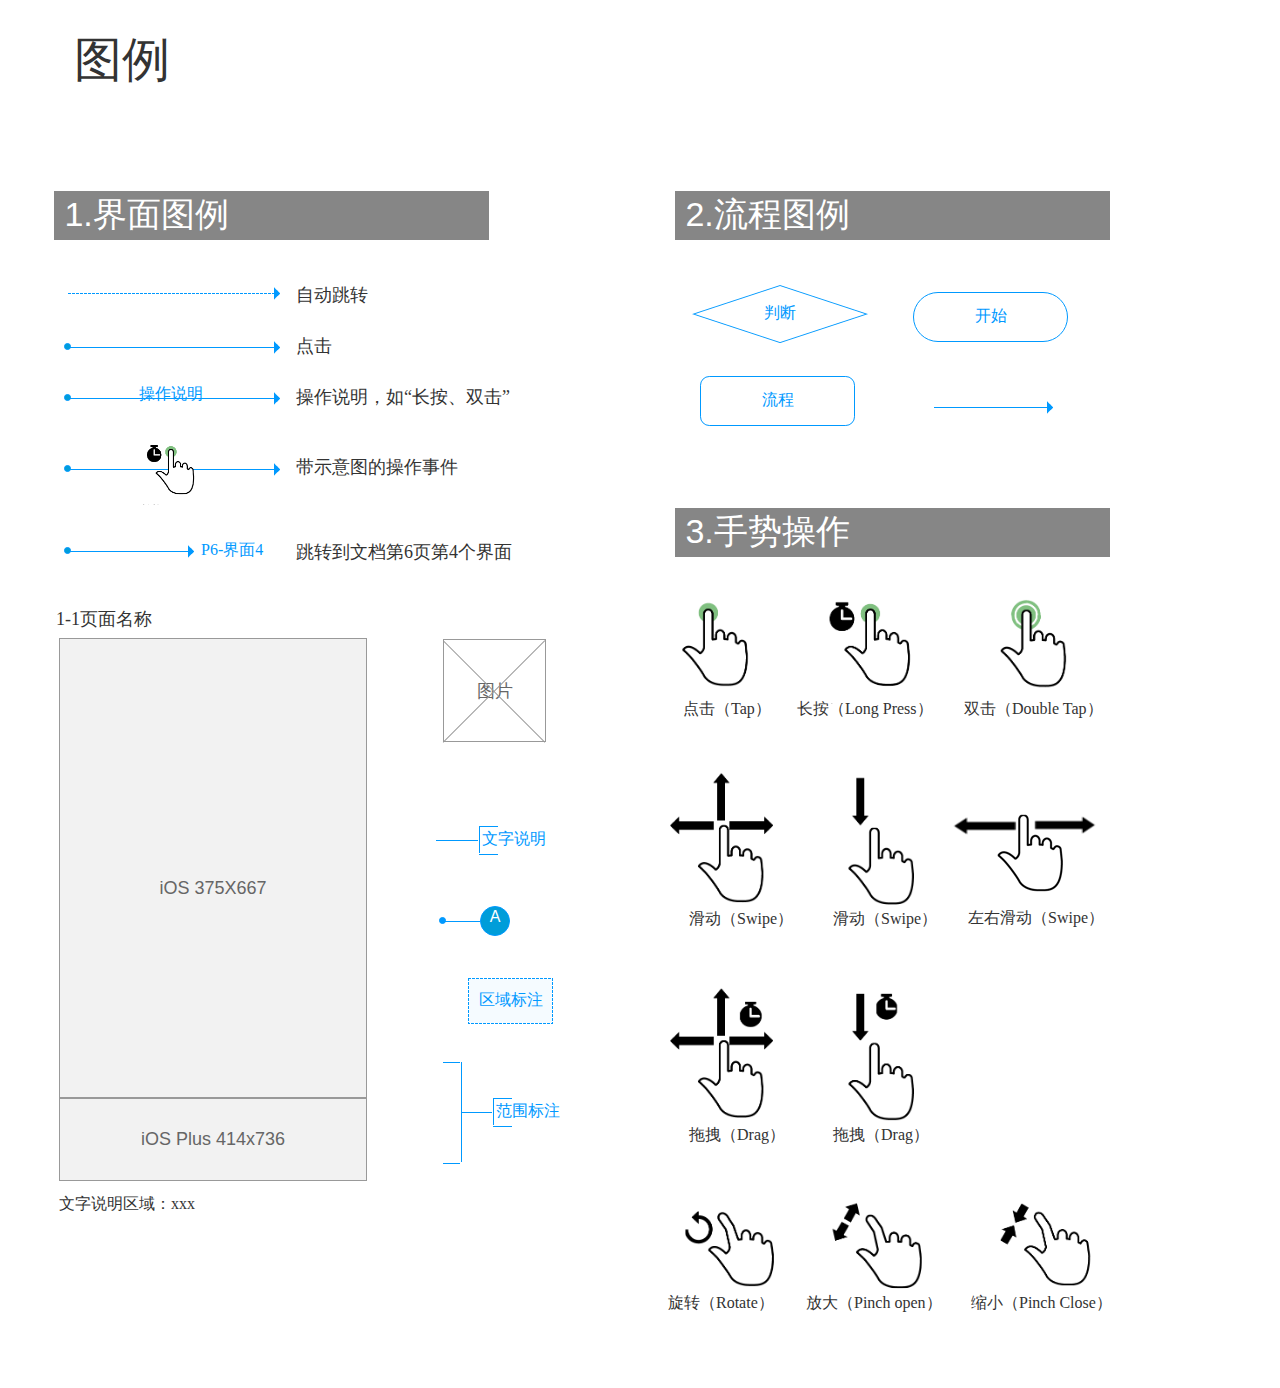
<file: 图例.html>
﻿<!DOCTYPE html>
<html>
  <head>
    <title>图例</title>
    <meta http-equiv="X-UA-Compatible" content="IE=edge"/>
    <meta http-equiv="content-type" content="text/html; charset=utf-8"/>
    <meta name="apple-mobile-web-app-capable" content="yes"/>
    <link href="resources/css/jquery-ui-themes.css" type="text/css" rel="stylesheet"/>
    <link href="resources/css/axure_rp_page.css" type="text/css" rel="stylesheet"/>
    <link href="data/styles.css" type="text/css" rel="stylesheet"/>
    <link href="files/图例/styles.css" type="text/css" rel="stylesheet"/>
    <script src="resources/scripts/jquery-1.7.1.min.js"></script>
    <script src="resources/scripts/jquery-ui-1.8.10.custom.min.js"></script>
    <script src="resources/scripts/prototypePre.js"></script>
    <script src="data/document.js"></script>
    <script src="resources/scripts/prototypePost.js"></script>
    <script src="files/图例/data.js"></script>
    <script type="text/javascript">
      $axure.utils.getTransparentGifPath = function() { return 'resources/images/transparent.gif'; };
      $axure.utils.getOtherPath = function() { return 'resources/Other.html'; };
      $axure.utils.getReloadPath = function() { return 'resources/reload.html'; };
    </script>
  </head>
  <body>
    <div id="base" class="">

      <!-- Header 2 (矩形) -->
      <div id="u0" class="ax_default _文本段落" data-label="Header 2">
        <div id="u0_div" class=""></div>
        <div id="u0_text" class="text ">
          <p><span>图例</span></p>
        </div>
      </div>

      <!-- Unnamed (矩形) -->
      <div id="u1" class="ax_default _形状">
        <img id="u1_img" class="img " src="images/图例/u1.png"/>
        <div id="u1_text" class="text ">
          <p><span>&nbsp;1.界面图例</span></p>
        </div>
      </div>

      <!-- Unnamed (矩形) -->
      <div id="u2" class="ax_default _形状">
        <img id="u2_img" class="img " src="images/图例/u1.png"/>
        <div id="u2_text" class="text ">
          <p><span>&nbsp;2.流程图例</span></p>
        </div>
      </div>

      <!-- Unnamed (矩形) -->
      <div id="u3" class="ax_default _形状">
        <img id="u3_img" class="img " src="images/图例/u1.png"/>
        <div id="u3_text" class="text ">
          <p><span>&nbsp;3.手势操作</span></p>
        </div>
      </div>

      <!-- Unnamed (矩形) -->
      <div id="u4" class="ax_default _形状">
        <img id="u4_img" class="img " src="images/图例/u4.png"/>
        <div id="u4_text" class="text ">
          <p><span>&nbsp;4.动效图例</span></p>
        </div>
      </div>

      <!-- Unnamed (组合) -->
      <div id="u5" class="ax_default" data-left="64" data-top="343" data-width="216" data-height="7">

        <!-- Unnamed (水平线) -->
        <div id="u6" class="compound ax_default _水平线" WidgetHeight="1" WidgetWidth="212" CompoundMode="true">
          <img id="u6_img" class="singleImg img " src="images/图例/u6.png"/>
          <div id="u6p000" class="ax_vector_shape" WidgetTopLeftX="-0.490740740740741" WidgetTopLeftY="0" WidgetTopRightX="0.490740740740741" WidgetTopRightY="0" WidgetBottomLeftX="-0.490740740740741" WidgetBottomLeftY="0.166666666666667" WidgetBottomRightX="0.490740740740741" WidgetBottomRightY="0.166666666666667">
            <img id="u6p000_img" class="img " src="images/图例/u6p000.png"/>
          </div>
          <div id="u6p001" class="ax_vector_shape" WidgetTopLeftX="0" WidgetTopLeftY="-0.25" WidgetTopRightX="53" WidgetTopRightY="-0.25" WidgetBottomLeftX="0" WidgetBottomLeftY="0" WidgetBottomRightX="53" WidgetBottomRightY="0">
            <img id="u6p001_img" class="img " src="images/图例/u6p001.png"/>
          </div>
          <div id="u6p002" class="ax_vector_shape" WidgetTopLeftX="10.4" WidgetTopLeftY="0.05" WidgetTopRightX="-0.2" WidgetTopRightY="0.05" WidgetBottomLeftX="10.4" WidgetBottomLeftY="0" WidgetBottomRightX="-0.2" WidgetBottomRightY="0">
            <img id="u6p002_img" class="img " src="images/图例/u6p002.png"/>
          </div>
        </div>

        <!-- Unnamed (矩形) -->
        <div id="u7" class="ax_default _形状">
          <div id="u7_div" class=""></div>
        </div>
      </div>

      <!-- Unnamed (组合) -->
      <div id="u8" class="ax_default" data-left="64" data-top="394" data-width="216" data-height="7">

        <!-- Unnamed (水平线) -->
        <div id="u9" class="compound ax_default _水平线" WidgetHeight="1" WidgetWidth="212" CompoundMode="true">
          <img id="u9_img" class="singleImg img " src="images/图例/u6.png"/>
          <div id="u9p000" class="ax_vector_shape" WidgetTopLeftX="-0.490740740740741" WidgetTopLeftY="-0.166666666666667" WidgetTopRightX="0.490740740740741" WidgetTopRightY="-0.166666666666667" WidgetBottomLeftX="-0.490740740740741" WidgetBottomLeftY="0" WidgetBottomRightX="0.490740740740741" WidgetBottomRightY="0">
            <img id="u9p000_img" class="img " src="images/图例/u9p000.png"/>
          </div>
          <div id="u9p001" class="ax_vector_shape" WidgetTopLeftX="0" WidgetTopLeftY="-0.5" WidgetTopRightX="53" WidgetTopRightY="-0.5" WidgetBottomLeftX="0" WidgetBottomLeftY="0" WidgetBottomRightX="53" WidgetBottomRightY="0">
            <img id="u9p001_img" class="img " src="images/图例/u9p001.png"/>
          </div>
          <div id="u9p002" class="ax_vector_shape" WidgetTopLeftX="10.4" WidgetTopLeftY="0" WidgetTopRightX="-0.2" WidgetTopRightY="0" WidgetBottomLeftX="10.4" WidgetBottomLeftY="-0.05" WidgetBottomRightX="-0.2" WidgetBottomRightY="-0.05">
            <img id="u9p002_img" class="img " src="images/图例/u9p002.png"/>
          </div>
        </div>

        <!-- Unnamed (矩形) -->
        <div id="u10" class="ax_default _形状">
          <div id="u10_div" class=""></div>
        </div>
      </div>

      <!-- Unnamed (水平线) -->
      <div id="u11" class="compound ax_default _水平线" WidgetHeight="1" WidgetWidth="212" CompoundMode="true">
        <img id="u11_img" class="singleImg img " src="images/图例/u11.png"/>
        <div id="u11p000" class="ax_vector_shape" WidgetTopLeftX="-0.490740740740741" WidgetTopLeftY="0" WidgetTopRightX="0.490740740740741" WidgetTopRightY="0" WidgetBottomLeftX="-0.490740740740741" WidgetBottomLeftY="0.166666666666667" WidgetBottomRightX="0.490740740740741" WidgetBottomRightY="0.166666666666667">
          <img id="u11p000_img" class="img " src="images/图例/u11p000.png"/>
        </div>
        <div id="u11p001" class="ax_vector_shape" WidgetTopLeftX="0" WidgetTopLeftY="-0.25" WidgetTopRightX="53" WidgetTopRightY="-0.25" WidgetBottomLeftX="0" WidgetBottomLeftY="0" WidgetBottomRightX="53" WidgetBottomRightY="0">
          <img id="u11p001_img" class="img " src="images/图例/u6p001.png"/>
        </div>
        <div id="u11p002" class="ax_vector_shape" WidgetTopLeftX="10.4" WidgetTopLeftY="0.05" WidgetTopRightX="-0.2" WidgetTopRightY="0.05" WidgetBottomLeftX="10.4" WidgetBottomLeftY="0" WidgetBottomRightX="-0.2" WidgetBottomRightY="0">
          <img id="u11p002_img" class="img " src="images/图例/u11p002.png"/>
        </div>
      </div>

      <!-- Header 2 (矩形) -->
      <div id="u12" class="ax_default _文本段落" data-label="Header 2">
        <div id="u12_div" class=""></div>
        <div id="u12_text" class="text ">
          <p><span>操作说明，如“长按、双击”</span></p>
        </div>
      </div>

      <!-- Header 2 (矩形) -->
      <div id="u13" class="ax_default _文本段落" data-label="Header 2">
        <div id="u13_div" class=""></div>
        <div id="u13_text" class="text ">
          <p><span>操作说明</span></p>
        </div>
      </div>

      <!-- Header 2 (矩形) -->
      <div id="u14" class="ax_default _文本段落" data-label="Header 2">
        <div id="u14_div" class=""></div>
        <div id="u14_text" class="text ">
          <p><span>自动跳转</span></p>
        </div>
      </div>

      <!-- Header 2 (矩形) -->
      <div id="u15" class="ax_default _文本段落" data-label="Header 2">
        <div id="u15_div" class=""></div>
        <div id="u15_text" class="text ">
          <p><span>带示意图的操作事件</span></p>
        </div>
      </div>

      <!-- Unnamed (组合) -->
      <div id="u16" class="ax_default" data-left="64" data-top="465" data-width="216" data-height="7">

        <!-- Unnamed (水平线) -->
        <div id="u17" class="compound ax_default _水平线" WidgetHeight="1" WidgetWidth="212" CompoundMode="true">
          <img id="u17_img" class="singleImg img " src="images/图例/u6.png"/>
          <div id="u17p000" class="ax_vector_shape" WidgetTopLeftX="-0.490740740740741" WidgetTopLeftY="0" WidgetTopRightX="0.490740740740741" WidgetTopRightY="0" WidgetBottomLeftX="-0.490740740740741" WidgetBottomLeftY="0.166666666666667" WidgetBottomRightX="0.490740740740741" WidgetBottomRightY="0.166666666666667">
            <img id="u17p000_img" class="img " src="images/图例/u6p000.png"/>
          </div>
          <div id="u17p001" class="ax_vector_shape" WidgetTopLeftX="0" WidgetTopLeftY="-0.25" WidgetTopRightX="53" WidgetTopRightY="-0.25" WidgetBottomLeftX="0" WidgetBottomLeftY="0" WidgetBottomRightX="53" WidgetBottomRightY="0">
            <img id="u17p001_img" class="img " src="images/图例/u6p001.png"/>
          </div>
          <div id="u17p002" class="ax_vector_shape" WidgetTopLeftX="10.4" WidgetTopLeftY="0.05" WidgetTopRightX="-0.2" WidgetTopRightY="0.05" WidgetBottomLeftX="10.4" WidgetBottomLeftY="0" WidgetBottomRightX="-0.2" WidgetBottomRightY="0">
            <img id="u17p002_img" class="img " src="images/图例/u6p002.png"/>
          </div>
        </div>

        <!-- Unnamed (矩形) -->
        <div id="u18" class="ax_default _形状">
          <div id="u18_div" class=""></div>
        </div>
      </div>

      <!-- Unnamed (组合) -->
      <div id="u19" class="ax_default" data-left="64" data-top="547" data-width="130" data-height="7">

        <!-- Unnamed (水平线) -->
        <div id="u20" class="compound ax_default _水平线" WidgetHeight="1" WidgetWidth="126" CompoundMode="true">
          <img id="u20_img" class="singleImg img " src="images/图例/u20.png"/>
          <div id="u20p000" class="ax_vector_shape" WidgetTopLeftX="-0.484615384615385" WidgetTopLeftY="0" WidgetTopRightX="0.484615384615385" WidgetTopRightY="0" WidgetBottomLeftX="-0.484615384615385" WidgetBottomLeftY="0.166666666666667" WidgetBottomRightX="0.484615384615385" WidgetBottomRightY="0.166666666666667">
            <img id="u20p000_img" class="img " src="images/图例/u20p000.png"/>
          </div>
          <div id="u20p001" class="ax_vector_shape" WidgetTopLeftX="0" WidgetTopLeftY="-0.25" WidgetTopRightX="31.5" WidgetTopRightY="-0.25" WidgetBottomLeftX="0" WidgetBottomLeftY="0" WidgetBottomRightX="31.5" WidgetBottomRightY="0">
            <img id="u20p001_img" class="img " src="images/图例/u6p001.png"/>
          </div>
          <div id="u20p002" class="ax_vector_shape" WidgetTopLeftX="6.1" WidgetTopLeftY="0.05" WidgetTopRightX="-0.2" WidgetTopRightY="0.05" WidgetBottomLeftX="6.1" WidgetBottomLeftY="0" WidgetBottomRightX="-0.2" WidgetBottomRightY="0">
            <img id="u20p002_img" class="img " src="images/图例/u6p002.png"/>
          </div>
        </div>

        <!-- Unnamed (矩形) -->
        <div id="u21" class="ax_default _形状">
          <div id="u21_div" class=""></div>
        </div>
      </div>

      <!-- Header 2 (矩形) -->
      <div id="u22" class="ax_default _文本段落" data-label="Header 2">
        <div id="u22_div" class=""></div>
        <div id="u22_text" class="text ">
          <p><span>P6-界面4</span></p>
        </div>
      </div>

      <!-- Header 2 (矩形) -->
      <div id="u23" class="ax_default _文本段落" data-label="Header 2">
        <div id="u23_div" class=""></div>
        <div id="u23_text" class="text ">
          <p><span>跳转到文档第6页第4个界面</span></p>
        </div>
      </div>

      <!-- Header 2 (矩形) -->
      <div id="u24" class="ax_default _文本段落" data-label="Header 2">
        <div id="u24_div" class=""></div>
        <div id="u24_text" class="text ">
          <p><span>1-1页面名称</span></p>
        </div>
      </div>

      <!-- Rectangle (矩形) -->
      <div id="u25" class="ax_default _形状" data-label="Rectangle">
        <div id="u25_div" class=""></div>
        <div id="u25_text" class="text ">
          <p><span>iOS Plus 414x736</span></p>
        </div>
      </div>

      <!-- Rectangle (矩形) -->
      <div id="u26" class="ax_default _形状" data-label="Rectangle">
        <div id="u26_div" class=""></div>
        <div id="u26_text" class="text ">
          <p><span><br></span></p><p><span><br></span></p><p><span>iOS 375X667</span></p>
        </div>
      </div>

      <!-- Header 2 (矩形) -->
      <div id="u27" class="ax_default _文本段落" data-label="Header 2">
        <div id="u27_div" class=""></div>
        <div id="u27_text" class="text ">
          <p><span>文字说明区域：xxx</span></p>
        </div>
      </div>

      <!-- Unnamed (菱形) -->
      <div id="u28" class="ax_default _流程形状">
        <img id="u28_img" class="img " src="images/图例/u28.png"/>
        <div id="u28_text" class="text ">
          <p><span>判断</span></p>
        </div>
      </div>

      <!-- Unnamed (矩形) -->
      <div id="u29" class="ax_default _形状">
        <div id="u29_div" class=""></div>
        <div id="u29_text" class="text ">
          <p><span>开始</span></p>
        </div>
      </div>

      <!-- Unnamed (矩形) -->
      <div id="u30" class="ax_default _形状">
        <div id="u30_div" class=""></div>
        <div id="u30_text" class="text ">
          <p><span>流程</span></p>
        </div>
      </div>

      <!-- Unnamed (水平线) -->
      <div id="u31" class="compound ax_default _水平线" WidgetHeight="1" WidgetWidth="119" CompoundMode="true">
        <img id="u31_img" class="singleImg img " src="images/图例/u31.png"/>
        <div id="u31p000" class="ax_vector_shape" WidgetTopLeftX="-0.483870967741936" WidgetTopLeftY="0" WidgetTopRightX="0.475806451612903" WidgetTopRightY="0" WidgetBottomLeftX="-0.483870967741936" WidgetBottomLeftY="0.166666666666667" WidgetBottomRightX="0.475806451612903" WidgetBottomRightY="0.166666666666667">
          <img id="u31p000_img" class="img " src="images/图例/u31p000.png"/>
        </div>
        <div id="u31p001" class="ax_vector_shape" WidgetTopLeftX="0" WidgetTopLeftY="-0.25" WidgetTopRightX="29.75" WidgetTopRightY="-0.25" WidgetBottomLeftX="0" WidgetBottomLeftY="0" WidgetBottomRightX="29.75" WidgetBottomRightY="0">
          <img id="u31p001_img" class="img " src="images/图例/u6p001.png"/>
        </div>
        <div id="u31p002" class="ax_vector_shape" WidgetTopLeftX="5.22727272727273" WidgetTopLeftY="0.05" WidgetTopRightX="-0.181818181818182" WidgetTopRightY="0.05" WidgetBottomLeftX="5.22727272727273" WidgetBottomLeftY="0" WidgetBottomRightX="-0.181818181818182" WidgetBottomRightY="0">
          <img id="u31p002_img" class="img " src="images/图例/u31p002.png"/>
        </div>
      </div>

      <!-- Unnamed (组合) -->
      <div id="u32" class="ax_default" data-left="442.734758363975" data-top="639" data-width="103.265241636025" data-height="103.765241636025">

        <!-- Rectangle (矩形) -->
        <div id="u33" class="ax_default _形状" data-label="Rectangle">
          <div id="u33_div" class=""></div>
          <div id="u33_text" class="text ">
            <p><span>图片</span></p>
          </div>
        </div>

        <!-- Unnamed (水平线) -->
        <div id="u34" class="ax_default _水平线">
          <img id="u34_img" class="img " src="images/图例/u34.png"/>
        </div>

        <!-- Unnamed (水平线) -->
        <div id="u35" class="ax_default _水平线">
          <img id="u35_img" class="img " src="images/图例/u34.png"/>
        </div>
      </div>

      <!-- Unnamed (组合) -->
      <div id="u36" class="ax_default" data-left="443" data-top="1062" data-width="69" data-height="102">

        <!-- Unnamed (组合) -->
        <div id="u37" class="ax_default" data-left="443" data-top="1062" data-width="49" data-height="102">

          <!-- Unnamed (垂直线) -->
          <div id="u38" class="ax_default _垂直线">
            <img id="u38_img" class="img " src="images/图例/u38.png"/>
          </div>

          <!-- Unnamed (水平线) -->
          <div id="u39" class="ax_default _水平线">
            <img id="u39_img" class="img " src="images/图例/u39.png"/>
          </div>

          <!-- Unnamed (水平线) -->
          <div id="u40" class="ax_default _水平线">
            <img id="u40_img" class="img " src="images/图例/u39.png"/>
          </div>

          <!-- Unnamed (水平线) -->
          <div id="u41" class="ax_default _水平线">
            <img id="u41_img" class="img " src="images/图例/u41.png"/>
          </div>
        </div>

        <!-- Unnamed (组合) -->
        <div id="u42" class="ax_default" data-left="493" data-top="1098" data-width="19" data-height="29">

          <!-- Unnamed (垂直线) -->
          <div id="u43" class="ax_default _垂直线">
            <img id="u43_img" class="img " src="images/图例/u43.png"/>
          </div>

          <!-- Unnamed (水平线) -->
          <div id="u44" class="ax_default _水平线">
            <img id="u44_img" class="img " src="images/图例/u44.png"/>
          </div>

          <!-- Unnamed (水平线) -->
          <div id="u45" class="ax_default _水平线">
            <img id="u45_img" class="img " src="images/图例/u44.png"/>
          </div>
        </div>
      </div>

      <!-- Unnamed (组合) -->
      <div id="u46" class="ax_default" data-left="439" data-top="906" data-width="71" data-height="30">

        <!-- Unnamed (水平线) -->
        <div id="u47" class="ax_default _水平线">
          <img id="u47_img" class="img " src="images/图例/u47.png"/>
        </div>

        <!-- Unnamed (矩形) -->
        <div id="u48" class="ax_default _形状">
          <div id="u48_div" class=""></div>
        </div>

        <!-- Unnamed (矩形) -->
        <div id="u49" class="ax_default _形状">
          <div id="u49_div" class=""></div>
          <div id="u49_text" class="text ">
            <p><span>A</span></p>
          </div>
        </div>
      </div>

      <!-- Unnamed (组合) -->
      <div id="u50" class="ax_default" data-left="436" data-top="826" data-width="62" data-height="29">

        <!-- Unnamed (垂直线) -->
        <div id="u51" class="ax_default _垂直线">
          <img id="u51_img" class="img " src="images/图例/u43.png"/>
        </div>

        <!-- Unnamed (水平线) -->
        <div id="u52" class="ax_default _水平线">
          <img id="u52_img" class="img " src="images/图例/u44.png"/>
        </div>

        <!-- Unnamed (水平线) -->
        <div id="u53" class="ax_default _水平线">
          <img id="u53_img" class="img " src="images/图例/u53.png"/>
        </div>

        <!-- Unnamed (水平线) -->
        <div id="u54" class="ax_default _水平线">
          <img id="u54_img" class="img " src="images/图例/u44.png"/>
        </div>
      </div>

      <!-- Header 2 (矩形) -->
      <div id="u55" class="ax_default _文本段落" data-label="Header 2">
        <div id="u55_div" class=""></div>
        <div id="u55_text" class="text ">
          <p><span>文字说明</span></p>
        </div>
      </div>

      <!-- Header 2 (矩形) -->
      <div id="u56" class="ax_default _文本段落" data-label="Header 2">
        <div id="u56_div" class=""></div>
        <div id="u56_text" class="text ">
          <p><span>范围标注</span></p>
        </div>
      </div>

      <!-- Unnamed (矩形) -->
      <div id="u57" class="ax_default _形状">
        <img id="u57_img" class="img " src="images/图例/u57.png"/>
        <div id="u57_text" class="text ">
          <p><span>区域标注</span></p>
        </div>
      </div>

      <!-- Unnamed (图片) -->
      <div id="u58" class="ax_default image">
        <img id="u58_img" class="img " src="images/图例/u58.png"/>
      </div>

      <!-- Unnamed (图片) -->
      <div id="u59" class="ax_default image">
        <img id="u59_img" class="img " src="images/图例/u59.png"/>
      </div>

      <!-- Unnamed (图片) -->
      <div id="u60" class="ax_default image">
        <img id="u60_img" class="img " src="images/图例/u60.png"/>
      </div>

      <!-- Unnamed (图片) -->
      <div id="u61" class="ax_default image">
        <img id="u61_img" class="img " src="images/图例/u61.png"/>
      </div>

      <!-- Unnamed (图片) -->
      <div id="u62" class="ax_default image">
        <img id="u62_img" class="img " src="images/图例/u62.png"/>
      </div>

      <!-- Unnamed (图片) -->
      <div id="u63" class="ax_default image">
        <img id="u63_img" class="img " src="images/图例/u63.png"/>
      </div>

      <!-- Unnamed (图片) -->
      <div id="u64" class="ax_default image">
        <img id="u64_img" class="img " src="images/图例/u64.png"/>
      </div>

      <!-- Unnamed (图片) -->
      <div id="u65" class="ax_default image">
        <img id="u65_img" class="img " src="images/图例/u65.png"/>
      </div>

      <!-- Unnamed (图片) -->
      <div id="u66" class="ax_default image">
        <img id="u66_img" class="img " src="images/图例/u66.png"/>
      </div>

      <!-- Unnamed (图片) -->
      <div id="u67" class="ax_default image">
        <img id="u67_img" class="img " src="images/图例/u67.png"/>
      </div>

      <!-- Header 2 (矩形) -->
      <div id="u68" class="ax_default _文本段落" data-label="Header 2">
        <div id="u68_div" class=""></div>
        <div id="u68_text" class="text ">
          <p><span>点击（Tap）</span></p>
        </div>
      </div>

      <!-- Header 2 (矩形) -->
      <div id="u69" class="ax_default _文本段落" data-label="Header 2">
        <div id="u69_div" class=""></div>
        <div id="u69_text" class="text ">
          <p><span>长按（Long Press）</span></p>
        </div>
      </div>

      <!-- Header 2 (矩形) -->
      <div id="u70" class="ax_default _文本段落" data-label="Header 2">
        <div id="u70_div" class=""></div>
        <div id="u70_text" class="text ">
          <p><span>双击（Double Tap）</span></p>
        </div>
      </div>

      <!-- Header 2 (矩形) -->
      <div id="u71" class="ax_default _文本段落" data-label="Header 2">
        <div id="u71_div" class=""></div>
        <div id="u71_text" class="text ">
          <p><span>滑动（Swipe）</span></p>
        </div>
      </div>

      <!-- Header 2 (矩形) -->
      <div id="u72" class="ax_default _文本段落" data-label="Header 2">
        <div id="u72_div" class=""></div>
        <div id="u72_text" class="text ">
          <p><span>滑动（Swipe）</span></p>
        </div>
      </div>

      <!-- Header 2 (矩形) -->
      <div id="u73" class="ax_default _文本段落" data-label="Header 2">
        <div id="u73_div" class=""></div>
        <div id="u73_text" class="text ">
          <p><span>拖拽（Drag）</span></p>
        </div>
      </div>

      <!-- Header 2 (矩形) -->
      <div id="u74" class="ax_default _文本段落" data-label="Header 2">
        <div id="u74_div" class=""></div>
        <div id="u74_text" class="text ">
          <p><span>拖拽（Drag）</span></p>
        </div>
      </div>

      <!-- Header 2 (矩形) -->
      <div id="u75" class="ax_default _文本段落" data-label="Header 2">
        <div id="u75_div" class=""></div>
        <div id="u75_text" class="text ">
          <p><span>旋转（Rotate）</span></p>
        </div>
      </div>

      <!-- Header 2 (矩形) -->
      <div id="u76" class="ax_default _文本段落" data-label="Header 2">
        <div id="u76_div" class=""></div>
        <div id="u76_text" class="text ">
          <p><span>放大（Pinch open）</span></p>
        </div>
      </div>

      <!-- Header 2 (矩形) -->
      <div id="u77" class="ax_default _文本段落" data-label="Header 2">
        <div id="u77_div" class=""></div>
        <div id="u77_text" class="text ">
          <p><span>缩小（Pinch Close）</span></p>
        </div>
      </div>

      <!-- Unnamed (图片) -->
      <div id="u78" class="ax_default image">
        <img id="u78_img" class="img " src="images/图例/u78.png"/>
      </div>

      <!-- Unnamed (图片) -->
      <div id="u79" class="ax_default image">
        <img id="u79_img" class="img " src="images/图例/u79.png"/>
      </div>

      <!-- Unnamed (图片) -->
      <div id="u80" class="ax_default image">
        <img id="u80_img" class="img " src="images/图例/u80.png"/>
      </div>

      <!-- Unnamed (图片) -->
      <div id="u81" class="ax_default image">
        <img id="u81_img" class="img " src="images/图例/u81.png"/>
      </div>

      <!-- Unnamed (图片) -->
      <div id="u82" class="ax_default image">
        <img id="u82_img" class="img " src="images/图例/u82.png"/>
      </div>

      <!-- Unnamed (图片) -->
      <div id="u83" class="ax_default image">
        <img id="u83_img" class="img " src="images/图例/u83.png"/>
      </div>

      <!-- Unnamed (图片) -->
      <div id="u84" class="ax_default image">
        <img id="u84_img" class="img " src="images/图例/u84.png"/>
      </div>

      <!-- Unnamed (图片) -->
      <div id="u85" class="ax_default image">
        <img id="u85_img" class="img " src="images/图例/u85.png"/>
      </div>

      <!-- Unnamed (图片) -->
      <div id="u86" class="ax_default image">
        <img id="u86_img" class="img " src="images/图例/u86.png"/>
      </div>

      <!-- Unnamed (图片) -->
      <div id="u87" class="ax_default image">
        <img id="u87_img" class="img " src="images/图例/u87.png"/>
      </div>

      <!-- Unnamed (图片) -->
      <div id="u88" class="ax_default image">
        <img id="u88_img" class="img " src="images/图例/u88.png"/>
      </div>

      <!-- Unnamed (图片) -->
      <div id="u89" class="ax_default image">
        <img id="u89_img" class="img " src="images/图例/u89.png"/>
      </div>

      <!-- Unnamed (图片) -->
      <div id="u90" class="ax_default image">
        <img id="u90_img" class="img " src="images/图例/u90.png"/>
      </div>

      <!-- Unnamed (图片) -->
      <div id="u91" class="ax_default image">
        <img id="u91_img" class="img " src="images/图例/u91.png"/>
      </div>

      <!-- Unnamed (图片) -->
      <div id="u92" class="ax_default image">
        <img id="u92_img" class="img " src="images/图例/u92.png"/>
      </div>

      <!-- Unnamed (图片) -->
      <div id="u93" class="ax_default image">
        <img id="u93_img" class="img " src="images/图例/u93.png"/>
      </div>

      <!-- Unnamed (图片) -->
      <div id="u94" class="ax_default image">
        <img id="u94_img" class="img " src="images/图例/u94.png"/>
      </div>

      <!-- Unnamed (图片) -->
      <div id="u95" class="ax_default image">
        <img id="u95_img" class="img " src="images/图例/u95.png"/>
      </div>

      <!-- Unnamed (图片) -->
      <div id="u96" class="ax_default image">
        <img id="u96_img" class="img " src="images/图例/u96.png"/>
      </div>

      <!-- Unnamed (图片) -->
      <div id="u97" class="ax_default image">
        <img id="u97_img" class="img " src="images/图例/u97.png"/>
      </div>

      <!-- Unnamed (图片) -->
      <div id="u98" class="ax_default image">
        <img id="u98_img" class="img " src="images/图例/u98.png"/>
      </div>

      <!-- Unnamed (图片) -->
      <div id="u99" class="ax_default image">
        <img id="u99_img" class="img " src="images/图例/u99.png"/>
      </div>

      <!-- Unnamed (图片) -->
      <div id="u100" class="ax_default image">
        <img id="u100_img" class="img " src="images/图例/u100.png"/>
      </div>

      <!-- Unnamed (图片) -->
      <div id="u101" class="ax_default image">
        <img id="u101_img" class="img " src="images/图例/u101.png"/>
      </div>

      <!-- Unnamed (图片) -->
      <div id="u102" class="ax_default image">
        <img id="u102_img" class="img " src="images/图例/u102.png"/>
      </div>

      <!-- Unnamed (图片) -->
      <div id="u103" class="ax_default image">
        <img id="u103_img" class="img " src="images/图例/u103.png"/>
      </div>

      <!-- Unnamed (图片) -->
      <div id="u104" class="ax_default image">
        <img id="u104_img" class="img " src="images/图例/u104.png"/>
      </div>

      <!-- Unnamed (图片) -->
      <div id="u105" class="ax_default image">
        <img id="u105_img" class="img " src="images/图例/u105.png"/>
      </div>

      <!-- Unnamed (图片) -->
      <div id="u106" class="ax_default image">
        <img id="u106_img" class="img " src="images/图例/u106.png"/>
      </div>

      <!-- Unnamed (图片) -->
      <div id="u107" class="ax_default image">
        <img id="u107_img" class="img " src="images/图例/u107.png"/>
      </div>

      <!-- Unnamed (图片) -->
      <div id="u108" class="ax_default image">
        <img id="u108_img" class="img " src="images/图例/u108.png"/>
      </div>

      <!-- Unnamed (图片) -->
      <div id="u109" class="ax_default image">
        <img id="u109_img" class="img " src="images/图例/u109.png"/>
      </div>

      <!-- Unnamed (图片) -->
      <div id="u110" class="ax_default image">
        <img id="u110_img" class="img " src="images/图例/u62.png"/>
      </div>

      <!-- Header 2 (矩形) -->
      <div id="u111" class="ax_default _文本段落" data-label="Header 2">
        <div id="u111_div" class=""></div>
        <div id="u111_text" class="text ">
          <p><span>3D右翻转</span></p>
        </div>
      </div>

      <!-- Header 2 (矩形) -->
      <div id="u112" class="ax_default _文本段落" data-label="Header 2">
        <div id="u112_div" class=""></div>
        <div id="u112_text" class="text ">
          <p><span>3D左翻转</span></p>
        </div>
      </div>

      <!-- Header 2 (矩形) -->
      <div id="u113" class="ax_default _文本段落" data-label="Header 2">
        <div id="u113_div" class=""></div>
        <div id="u113_text" class="text ">
          <p><span>居中缩小</span></p>
        </div>
      </div>

      <!-- Header 2 (矩形) -->
      <div id="u114" class="ax_default _文本段落" data-label="Header 2">
        <div id="u114_div" class=""></div>
        <div id="u114_text" class="text ">
          <p><span>3D右翻转</span></p>
        </div>
      </div>

      <!-- Header 2 (矩形) -->
      <div id="u115" class="ax_default _文本段落" data-label="Header 2">
        <div id="u115_div" class=""></div>
        <div id="u115_text" class="text ">
          <p><span>3D左翻转</span></p>
        </div>
      </div>

      <!-- Header 2 (矩形) -->
      <div id="u116" class="ax_default _文本段落" data-label="Header 2">
        <div id="u116_div" class=""></div>
        <div id="u116_text" class="text ">
          <p><span>居中缩小</span></p>
        </div>
      </div>

      <!-- Header 2 (矩形) -->
      <div id="u117" class="ax_default _文本段落" data-label="Header 2">
        <div id="u117_div" class=""></div>
        <div id="u117_text" class="text ">
          <p><span>抖动</span></p>
        </div>
      </div>

      <!-- Header 2 (矩形) -->
      <div id="u118" class="ax_default _文本段落" data-label="Header 2">
        <div id="u118_div" class=""></div>
        <div id="u118_text" class="text ">
          <p><span>渐入渐出</span></p>
        </div>
      </div>

      <!-- Header 2 (矩形) -->
      <div id="u119" class="ax_default _文本段落" data-label="Header 2">
        <div id="u119_div" class=""></div>
        <div id="u119_text" class="text ">
          <p><span>轴心右旋转</span></p>
        </div>
      </div>

      <!-- Header 2 (矩形) -->
      <div id="u120" class="ax_default _文本段落" data-label="Header 2">
        <div id="u120_div" class=""></div>
        <div id="u120_text" class="text ">
          <p><span>轴心左旋转</span></p>
        </div>
      </div>

      <!-- Header 2 (矩形) -->
      <div id="u121" class="ax_default _文本段落" data-label="Header 2">
        <div id="u121_div" class=""></div>
        <div id="u121_text" class="text ">
          <p><span>左上角翻页</span></p>
        </div>
      </div>

      <!-- Header 2 (矩形) -->
      <div id="u122" class="ax_default _文本段落" data-label="Header 2">
        <div id="u122_div" class=""></div>
        <div id="u122_text" class="text ">
          <p><span>右下角翻页</span></p>
        </div>
      </div>

      <!-- Header 2 (矩形) -->
      <div id="u123" class="ax_default _文本段落" data-label="Header 2">
        <div id="u123_div" class=""></div>
        <div id="u123_text" class="text ">
          <p><span>揭开面纱</span></p>
        </div>
      </div>

      <!-- Header 2 (矩形) -->
      <div id="u124" class="ax_default _文本段落" data-label="Header 2">
        <div id="u124_div" class=""></div>
        <div id="u124_text" class="text ">
          <p><span>覆盖进入</span></p>
        </div>
      </div>

      <!-- Header 2 (矩形) -->
      <div id="u125" class="ax_default _文本段落" data-label="Header 2">
        <div id="u125_div" class=""></div>
        <div id="u125_text" class="text ">
          <p><span>卷曲翻页-</span></p><p><span>从上往下</span></p>
        </div>
      </div>

      <!-- Header 2 (矩形) -->
      <div id="u126" class="ax_default _文本段落" data-label="Header 2">
        <div id="u126_div" class=""></div>
        <div id="u126_text" class="text ">
          <p><span>立方体<br>效果横向</span></p>
        </div>
      </div>

      <!-- Header 2 (矩形) -->
      <div id="u127" class="ax_default _文本段落" data-label="Header 2">
        <div id="u127_div" class=""></div>
        <div id="u127_text" class="text ">
          <p><span>立方体<br>效果纵向</span></p>
        </div>
      </div>

      <!-- Header 2 (矩形) -->
      <div id="u128" class="ax_default _文本段落" data-label="Header 2">
        <div id="u128_div" class=""></div>
        <div id="u128_text" class="text ">
          <p><span>收缩效果-</span></p><p><span>向上</span></p>
        </div>
      </div>

      <!-- Header 2 (矩形) -->
      <div id="u129" class="ax_default _文本段落" data-label="Header 2">
        <div id="u129_div" class=""></div>
        <div id="u129_text" class="text ">
          <p><span>收缩效果-</span></p><p><span>向下</span></p>
        </div>
      </div>

      <!-- Header 2 (矩形) -->
      <div id="u130" class="ax_default _文本段落" data-label="Header 2">
        <div id="u130_div" class=""></div>
        <div id="u130_text" class="text ">
          <p><span>向上翻转</span></p>
        </div>
      </div>

      <!-- Header 2 (矩形) -->
      <div id="u131" class="ax_default _文本段落" data-label="Header 2">
        <div id="u131_div" class=""></div>
        <div id="u131_text" class="text ">
          <p><span>向下翻转</span></p>
        </div>
      </div>

      <!-- Header 2 (矩形) -->
      <div id="u132" class="ax_default _文本段落" data-label="Header 2">
        <div id="u132_div" class=""></div>
        <div id="u132_text" class="text ">
          <p><span>卷曲翻页-</span></p><p><span>从下往上</span></p>
        </div>
      </div>

      <!-- Header 2 (矩形) -->
      <div id="u133" class="ax_default _文本段落" data-label="Header 2">
        <div id="u133_div" class=""></div>
        <div id="u133_text" class="text ">
          <p><span>从左向右</span></p><p><span>旋转翻页</span></p>
        </div>
      </div>

      <!-- Header 2 (矩形) -->
      <div id="u134" class="ax_default _文本段落" data-label="Header 2">
        <div id="u134_div" class=""></div>
        <div id="u134_text" class="text ">
          <p><span>从右向左</span></p><p><span>旋转翻页</span></p>
        </div>
      </div>

      <!-- Header 2 (矩形) -->
      <div id="u135" class="ax_default _文本段落" data-label="Header 2">
        <div id="u135_div" class=""></div>
        <div id="u135_text" class="text ">
          <p><span>推出</span></p>
        </div>
      </div>

      <!-- Header 2 (矩形) -->
      <div id="u136" class="ax_default _文本段落" data-label="Header 2">
        <div id="u136_div" class=""></div>
        <div id="u136_text" class="text ">
          <p><span>滴水效果</span></p>
        </div>
      </div>

      <!-- Header 2 (矩形) -->
      <div id="u137" class="ax_default _文本段落" data-label="Header 2">
        <div id="u137_div" class=""></div>
        <div id="u137_text" class="text ">
          <p><span>渐渐消失</span></p>
        </div>
      </div>

      <!-- Header 2 (矩形) -->
      <div id="u138" class="ax_default _文本段落" data-label="Header 2">
        <div id="u138_div" class=""></div>
        <div id="u138_text" class="text ">
          <p><span>3D上翻转</span></p>
        </div>
      </div>

      <!-- Header 2 (矩形) -->
      <div id="u139" class="ax_default _文本段落" data-label="Header 2">
        <div id="u139_div" class=""></div>
        <div id="u139_text" class="text ">
          <p><span>3D下翻转</span></p>
        </div>
      </div>

      <!-- Header 2 (矩形) -->
      <div id="u140" class="ax_default _文本段落" data-label="Header 2">
        <div id="u140_div" class=""></div>
        <div id="u140_text" class="text ">
          <p><span>关门效果</span></p>
        </div>
      </div>

      <!-- Header 2 (矩形) -->
      <div id="u141" class="ax_default _文本段落" data-label="Header 2">
        <div id="u141_div" class=""></div>
        <div id="u141_text" class="text ">
          <p><span>开门效果</span></p>
        </div>
      </div>

      <!-- Header 2 (矩形) -->
      <div id="u142" class="ax_default _文本段落" data-label="Header 2">
        <div id="u142_div" class=""></div>
        <div id="u142_text" class="text ">
          <p><span>逆时针旋转</span></p>
        </div>
      </div>

      <!-- Header 2 (矩形) -->
      <div id="u143" class="ax_default _文本段落" data-label="Header 2">
        <div id="u143_div" class=""></div>
        <div id="u143_text" class="text ">
          <p><span>顺时针旋转</span></p>
        </div>
      </div>

      <!-- Header 2 (矩形) -->
      <div id="u144" class="ax_default _文本段落" data-label="Header 2">
        <div id="u144_div" class=""></div>
        <div id="u144_text" class="text ">
          <p><span>点击</span></p>
        </div>
      </div>

      <!-- Unnamed (组合) -->
      <div id="u145" class="ax_default" data-left="953.5" data-top="808.5" data-width="142" data-height="89.5">

        <!-- Unnamed (图片) -->
        <div id="u146" class="ax_default image">
          <img id="u146_img" class="img " src="images/图例/u146.png"/>
        </div>

        <!-- Unnamed (图片) -->
        <div id="u147" class="ax_default image">
          <img id="u147_img" class="img " src="images/图例/u147.png"/>
        </div>

        <!-- Unnamed (图片) -->
        <div id="u148" class="ax_default image">
          <img id="u148_img" class="img " src="images/图例/u146.png"/>
        </div>
      </div>

      <!-- Header 2 (矩形) -->
      <div id="u149" class="ax_default _文本段落" data-label="Header 2">
        <div id="u149_div" class=""></div>
        <div id="u149_text" class="text ">
          <p><span>左右滑动（Swipe）</span></p>
        </div>
      </div>
    </div>
  </body>
</html>
</file>
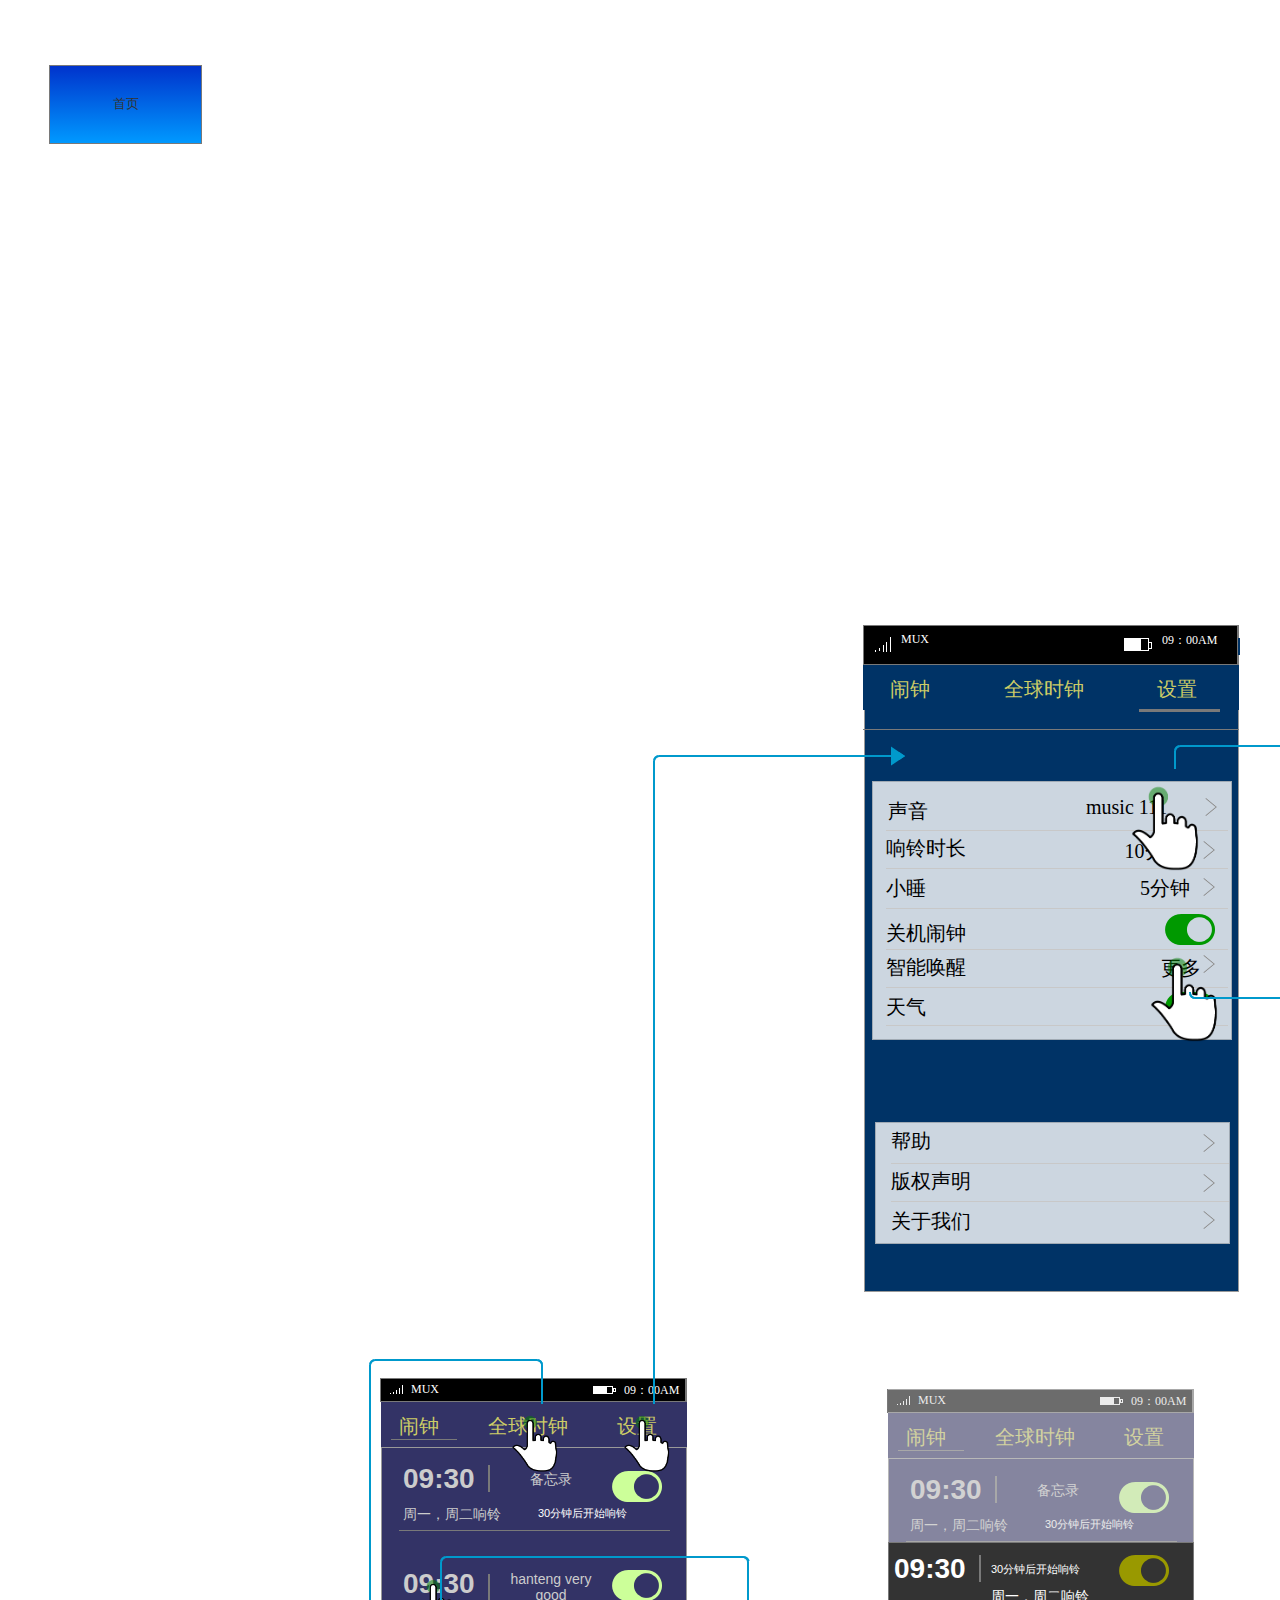
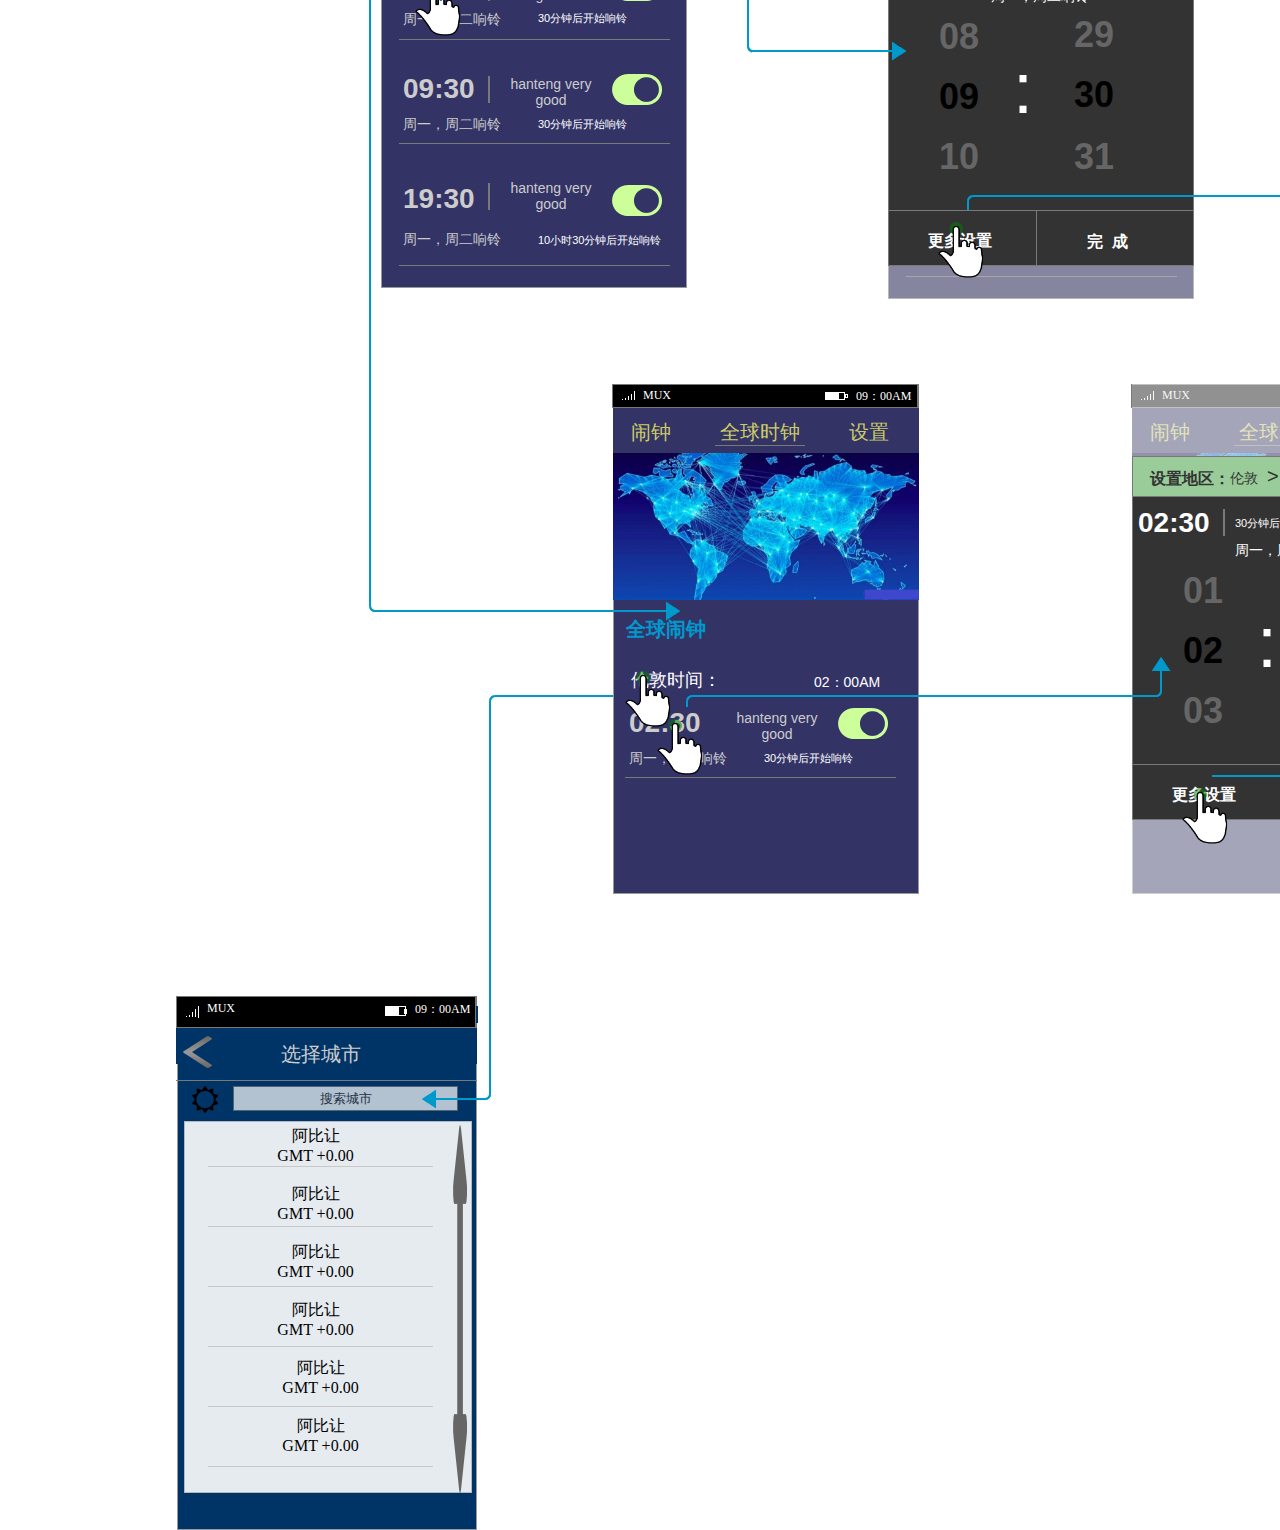
<file: 手势操作.html>
﻿<!DOCTYPE html>
<html>
  <head>
    <title>手势操作</title>
    <meta http-equiv="X-UA-Compatible" content="IE=edge"/>
    <meta http-equiv="content-type" content="text/html; charset=utf-8"/>
    <meta name="apple-mobile-web-app-capable" content="yes"/>
    <link href="resources/css/jquery-ui-themes.css" type="text/css" rel="stylesheet"/>
    <link href="resources/css/axure_rp_page.css" type="text/css" rel="stylesheet"/>
    <link href="data/styles.css" type="text/css" rel="stylesheet"/>
    <link href="files/手势操作/styles.css" type="text/css" rel="stylesheet"/>
    <script src="resources/scripts/jquery-1.7.1.min.js"></script>
    <script src="resources/scripts/jquery-ui-1.8.10.custom.min.js"></script>
    <script src="resources/scripts/prototypePre.js"></script>
    <script src="data/document.js"></script>
    <script src="resources/scripts/prototypePost.js"></script>
    <script src="files/手势操作/data.js"></script>
    <script type="text/javascript">
      $axure.utils.getTransparentGifPath = function() { return 'resources/images/transparent.gif'; };
      $axure.utils.getOtherPath = function() { return 'resources/Other.html'; };
      $axure.utils.getReloadPath = function() { return 'resources/reload.html'; };
    </script>
  </head>
  <body>
    <div id="base" class="">

      <!-- Unnamed (组合) -->
      <div id="u869" class="ax_default" data-left="863" data-top="625" data-width="377" data-height="667">

        <!-- Rectangle (矩形) -->
        <div id="u870" class="ax_default _形状" data-label="Rectangle">
          <div id="u870_div" class=""></div>
        </div>

        <!-- Unnamed (组合) -->
        <div id="u871" class="ax_default" data-left="863" data-top="625" data-width="376" data-height="40">

          <!-- Unnamed (矩形) -->
          <div id="u872" class="ax_default _形状">
            <div id="u872_div" class=""></div>
          </div>

          <!-- Unnamed (组合) -->
          <div id="u873" class="ax_default" data-left="870" data-top="640" data-width="46" data-height="8">

            <!-- Unnamed (矩形) -->
            <div id="u874" class="ax_default _形状">
              <img id="u874_img" class="img " src="images/闹钟设置/u446.png"/>
            </div>

            <!-- Unnamed (矩形) -->
            <div id="u875" class="ax_default _形状">
              <img id="u875_img" class="img " src="images/闹钟设置/u446.png"/>
            </div>

            <!-- Unnamed (矩形) -->
            <div id="u876" class="ax_default _形状">
              <img id="u876_img" class="img " src="images/闹钟设置/u446.png"/>
            </div>

            <!-- Unnamed (矩形) -->
            <div id="u877" class="ax_default _形状">
              <img id="u877_img" class="img " src="images/闹钟设置/u446.png"/>
            </div>

            <!-- Unnamed (矩形) -->
            <div id="u878" class="ax_default _形状">
              <img id="u878_img" class="img " src="images/闹钟设置/u446.png"/>
            </div>
          </div>

          <!-- Unnamed (组合) -->
          <div id="u879" class="ax_default" data-left="1201" data-top="637" data-width="31" data-height="17">

            <!-- Unnamed (矩形) -->
            <div id="u880" class="ax_default _形状">
              <div id="u880_div" class=""></div>
            </div>

            <!-- Unnamed (矩形) -->
            <div id="u881" class="ax_default _形状">
              <div id="u881_div" class=""></div>
            </div>

            <!-- Unnamed (矩形) -->
            <div id="u882" class="ax_default _形状">
              <div id="u882_div" class=""></div>
            </div>
          </div>
        </div>

        <!-- Header 2 (矩形) -->
        <div id="u883" class="ax_default _文本段落" data-label="Header 2">
          <div id="u883_div" class=""></div>
          <div id="u883_text" class="text ">
            <p><span>MUX</span></p>
          </div>
        </div>

        <!-- Header 2 (矩形) -->
        <div id="u884" class="ax_default _文本段落" data-label="Header 2">
          <div id="u884_div" class=""></div>
          <div id="u884_text" class="text ">
            <p><span>10:30 PM</span></p>
          </div>
        </div>

        <!-- Header 2 (矩形) -->
        <div id="u885" class="ax_default _文本段落" data-label="Header 2">
          <div id="u885_div" class=""></div>
          <div id="u885_text" class="text ">
            <p><span>100%</span></p>
          </div>
        </div>
      </div>

      <!-- Unnamed (水平线) -->
      <div id="u886" class="ax_default _水平线">
        <img id="u886_img" class="img " src="images/闹钟设置/u458.png"/>
      </div>

      <!-- Unnamed (矩形) -->
      <div id="u887" class="ax_default _形状">
        <div id="u887_div" class=""></div>
      </div>

      <!-- Unnamed (水平线) -->
      <div id="u888" class="ax_default _水平线">
        <img id="u888_img" class="img " src="images/闹钟设置/u460.png"/>
      </div>

      <!-- Unnamed (水平线) -->
      <div id="u889" class="ax_default _水平线">
        <img id="u889_img" class="img " src="images/闹钟设置/u460.png"/>
      </div>

      <!-- Unnamed (水平线) -->
      <div id="u890" class="ax_default _水平线">
        <img id="u890_img" class="img " src="images/闹钟设置/u460.png"/>
      </div>

      <!-- Unnamed (图片) -->
      <div id="u891" class="ax_default image">
        <img id="u891_img" class="img " src="images/闹钟设置/u463.png"/>
      </div>

      <!-- Unnamed (图片) -->
      <div id="u892" class="ax_default image">
        <img id="u892_img" class="img " src="images/闹钟设置/u463.png"/>
      </div>

      <!-- Unnamed (图片) -->
      <div id="u893" class="ax_default image">
        <img id="u893_img" class="img " src="images/闹钟设置/u463.png"/>
      </div>

      <!-- Unnamed (矩形) -->
      <div id="u894" class="ax_default _文本段落">
        <div id="u894_div" class=""></div>
        <div id="u894_text" class="text ">
          <p><span>声音</span></p>
        </div>
      </div>

      <!-- Unnamed (矩形) -->
      <div id="u895" class="ax_default _文本段落">
        <div id="u895_div" class=""></div>
        <div id="u895_text" class="text ">
          <p><span>响铃时长</span></p>
        </div>
      </div>

      <!-- Unnamed (矩形) -->
      <div id="u896" class="ax_default _文本段落">
        <div id="u896_div" class=""></div>
        <div id="u896_text" class="text ">
          <p><span>小睡</span></p>
        </div>
      </div>

      <!-- Unnamed (矩形) -->
      <div id="u897" class="ax_default _文本段落">
        <div id="u897_div" class=""></div>
        <div id="u897_text" class="text ">
          <p><span>music 111</span></p>
        </div>
      </div>

      <!-- Unnamed (矩形) -->
      <div id="u898" class="ax_default _文本段落">
        <div id="u898_div" class=""></div>
        <div id="u898_text" class="text ">
          <p><span>10分钟</span></p>
        </div>
      </div>

      <!-- Unnamed (矩形) -->
      <div id="u899" class="ax_default _文本段落">
        <div id="u899_div" class=""></div>
        <div id="u899_text" class="text ">
          <p><span>5分钟</span></p>
        </div>
      </div>

      <!-- Unnamed (水平线) -->
      <div id="u900" class="ax_default _水平线">
        <img id="u900_img" class="img " src="images/闹钟设置/u460.png"/>
      </div>

      <!-- Unnamed (水平线) -->
      <div id="u901" class="ax_default _水平线">
        <img id="u901_img" class="img " src="images/闹钟设置/u460.png"/>
      </div>

      <!-- Unnamed (矩形) -->
      <div id="u902" class="ax_default _文本段落">
        <div id="u902_div" class=""></div>
        <div id="u902_text" class="text ">
          <p><span>天气</span></p>
        </div>
      </div>

      <!-- Unnamed (矩形) -->
      <div id="u903" class="ax_default _形状">
        <div id="u903_div" class=""></div>
      </div>

      <!-- Unnamed (水平线) -->
      <div id="u904" class="ax_default _水平线">
        <img id="u904_img" class="img " src="images/闹钟设置/u476.png"/>
      </div>

      <!-- Unnamed (水平线) -->
      <div id="u905" class="ax_default _水平线">
        <img id="u905_img" class="img " src="images/闹钟设置/u476.png"/>
      </div>

      <!-- Unnamed (图片) -->
      <div id="u906" class="ax_default image">
        <img id="u906_img" class="img " src="images/闹钟设置/u463.png"/>
      </div>

      <!-- Unnamed (图片) -->
      <div id="u907" class="ax_default image">
        <img id="u907_img" class="img " src="images/闹钟设置/u463.png"/>
      </div>

      <!-- Unnamed (图片) -->
      <div id="u908" class="ax_default image">
        <img id="u908_img" class="img " src="images/闹钟设置/u463.png"/>
      </div>

      <!-- Unnamed (矩形) -->
      <div id="u909" class="ax_default _文本段落">
        <div id="u909_div" class=""></div>
        <div id="u909_text" class="text ">
          <p><span>帮助</span></p>
        </div>
      </div>

      <!-- Unnamed (矩形) -->
      <div id="u910" class="ax_default _文本段落">
        <div id="u910_div" class=""></div>
        <div id="u910_text" class="text ">
          <p><span>版权声明</span></p>
        </div>
      </div>

      <!-- Unnamed (矩形) -->
      <div id="u911" class="ax_default _文本段落">
        <div id="u911_div" class=""></div>
        <div id="u911_text" class="text ">
          <p><span>关于我们</span></p>
        </div>
      </div>

      <!-- Unnamed (水平线) -->
      <div id="u912" class="ax_default line">
        <img id="u912_img" class="img " src="images/闹钟设置/u484.png"/>
      </div>

      <!-- Unnamed (矩形) -->
      <div id="u913" class="ax_default box_2">
        <div id="u913_div" class=""></div>
      </div>

      <!-- paragraph (矩形) -->
      <div id="u914" class="ax_default _文本段落" data-label="paragraph">
        <div id="u914_div" class=""></div>
        <div id="u914_text" class="text ">
          <p><span>闹钟</span></p>
        </div>
      </div>

      <!-- paragraph (矩形) -->
      <div id="u915" class="ax_default _文本段落" data-label="paragraph">
        <div id="u915_div" class=""></div>
        <div id="u915_text" class="text ">
          <p><span>全球时钟</span></p>
        </div>
      </div>

      <!-- paragraph (矩形) -->
      <div id="u916" class="ax_default _文本段落" data-label="paragraph">
        <div id="u916_div" class=""></div>
        <div id="u916_text" class="text ">
          <p><span>设置</span></p>
        </div>
      </div>

      <!-- Unnamed (水平线) -->
      <div id="u917" class="ax_default line">
        <img id="u917_img" class="img " src="images/闹钟设置/u489.png"/>
      </div>

      <!-- Unnamed (组合) -->
      <div id="u918" class="ax_default" data-left="863" data-top="625" data-width="375" data-height="40">

        <!-- Unnamed (矩形) -->
        <div id="u919" class="ax_default _形状">
          <div id="u919_div" class=""></div>
        </div>

        <!-- Unnamed (组合) -->
        <div id="u920" class="ax_default" data-left="875" data-top="637" data-width="16" data-height="15">

          <!-- Unnamed (矩形) -->
          <div id="u921" class="ax_default _形状">
            <img id="u921_img" class="img " src="images/闹钟设置/u493.png"/>
          </div>

          <!-- Unnamed (矩形) -->
          <div id="u922" class="ax_default _形状">
            <img id="u922_img" class="img " src="images/闹钟首页/u167.png"/>
          </div>

          <!-- Unnamed (矩形) -->
          <div id="u923" class="ax_default _形状">
            <img id="u923_img" class="img " src="images/闹钟设置/u495.png"/>
          </div>

          <!-- Unnamed (矩形) -->
          <div id="u924" class="ax_default _形状">
            <img id="u924_img" class="img " src="images/闹钟设置/u496.png"/>
          </div>

          <!-- Unnamed (矩形) -->
          <div id="u925" class="ax_default _形状">
            <img id="u925_img" class="img " src="images/闹钟设置/u497.png"/>
          </div>
        </div>

        <!-- Unnamed (组合) -->
        <div id="u926" class="ax_default" data-left="1124" data-top="638" data-width="28" data-height="13">

          <!-- Unnamed (矩形) -->
          <div id="u927" class="ax_default _形状">
            <div id="u927_div" class=""></div>
          </div>

          <!-- Unnamed (矩形) -->
          <div id="u928" class="ax_default _形状">
            <div id="u928_div" class=""></div>
          </div>

          <!-- Unnamed (矩形) -->
          <div id="u929" class="ax_default _形状">
            <div id="u929_div" class=""></div>
          </div>
        </div>
      </div>

      <!-- Header 2 (矩形) -->
      <div id="u930" class="ax_default _文本段落" data-label="Header 2">
        <div id="u930_div" class=""></div>
        <div id="u930_text" class="text ">
          <p><span>MUX</span></p>
        </div>
      </div>

      <!-- Header 2 (矩形) -->
      <div id="u931" class="ax_default _文本段落" data-label="Header 2">
        <div id="u931_div" class=""></div>
        <div id="u931_text" class="text ">
          <p><span>09：00AM</span></p>
        </div>
      </div>

      <!-- Unnamed (水平线) -->
      <div id="u932" class="ax_default _水平线">
        <img id="u932_img" class="img " src="images/闹钟设置/u460.png"/>
      </div>

      <!-- Unnamed (图片) -->
      <div id="u933" class="ax_default image">
        <img id="u933_img" class="img " src="images/闹钟设置/u463.png"/>
      </div>

      <!-- Unnamed (矩形) -->
      <div id="u934" class="ax_default _文本段落">
        <div id="u934_div" class=""></div>
        <div id="u934_text" class="text ">
          <p><span>智能唤醒</span></p>
        </div>
      </div>

      <!-- Unnamed (矩形) -->
      <div id="u935" class="ax_default _文本段落">
        <div id="u935_div" class=""></div>
        <div id="u935_text" class="text ">
          <p><span>更多</span></p>
        </div>
      </div>

      <!-- Unnamed (矩形) -->
      <div id="u936" class="ax_default _文本段落">
        <div id="u936_div" class=""></div>
        <div id="u936_text" class="text ">
          <p><span>关机闹钟</span></p>
        </div>
      </div>

      <!-- Unnamed (形状) -->
      <div id="u937" class="ax_default icon">
        <img id="u937_img" class="img " src="images/闹钟设置/u509.png"/>
      </div>

      <!-- Unnamed (形状) -->
      <div id="u938" class="ax_default icon">
        <img id="u938_img" class="img " src="images/闹钟设置/u509.png"/>
      </div>

      <!-- Unnamed (矩形) -->
      <div id="u939" class="ax_default box_2">
        <div id="u939_div" class=""></div>
      </div>

      <!-- Unnamed (组合) -->
      <div id="u940" class="ax_default" data-left="381" data-top="1378" data-width="306" data-height="510">

        <!-- Rectangle (矩形) -->
        <div id="u941" class="ax_default _形状" data-label="Rectangle">
          <div id="u941_div" class=""></div>
          <div id="u941_text" class="text ">
            <p></p><p></p>
          </div>
        </div>

        <!-- Unnamed (组合) -->
        <div id="u942" class="ax_default" data-left="381" data-top="1378" data-width="306" data-height="24">

          <!-- Unnamed (矩形) -->
          <div id="u943" class="ax_default _形状">
            <div id="u943_div" class=""></div>
          </div>

          <!-- Unnamed (组合) -->
          <div id="u944" class="ax_default" data-left="391" data-top="1385" data-width="13" data-height="9">

            <!-- Unnamed (矩形) -->
            <div id="u945" class="ax_default _形状">
              <img id="u945_img" class="img " src="images/闹钟首页/u167.png"/>
            </div>

            <!-- Unnamed (矩形) -->
            <div id="u946" class="ax_default _形状">
              <img id="u946_img" class="img " src="images/闹钟首页/u168.png"/>
            </div>

            <!-- Unnamed (矩形) -->
            <div id="u947" class="ax_default _形状">
              <img id="u947_img" class="img " src="images/闹钟首页/u169.png"/>
            </div>

            <!-- Unnamed (矩形) -->
            <div id="u948" class="ax_default _形状">
              <img id="u948_img" class="img " src="images/闹钟首页/u170.png"/>
            </div>

            <!-- Unnamed (矩形) -->
            <div id="u949" class="ax_default _形状">
              <img id="u949_img" class="img " src="images/闹钟首页/u171.png"/>
            </div>
          </div>

          <!-- Unnamed (组合) -->
          <div id="u950" class="ax_default" data-left="594" data-top="1386" data-width="23" data-height="8">

            <!-- Unnamed (矩形) -->
            <div id="u951" class="ax_default _形状">
              <div id="u951_div" class=""></div>
            </div>

            <!-- Unnamed (矩形) -->
            <div id="u952" class="ax_default _形状">
              <div id="u952_div" class=""></div>
            </div>

            <!-- Unnamed (矩形) -->
            <div id="u953" class="ax_default _形状">
              <div id="u953_div" class=""></div>
            </div>
          </div>
        </div>
      </div>

      <!-- paragraph (矩形) -->
      <div id="u954" class="ax_default _文本段落" data-label="paragraph">
        <div id="u954_div" class=""></div>
        <div id="u954_text" class="text ">
          <p><span>闹钟</span></p>
        </div>
      </div>

      <!-- paragraph (矩形) -->
      <div id="u955" class="ax_default _文本段落" data-label="paragraph">
        <div id="u955_div" class=""></div>
        <div id="u955_text" class="text ">
          <p><span>全球时钟</span></p>
        </div>
      </div>

      <!-- paragraph (矩形) -->
      <div id="u956" class="ax_default _文本段落" data-label="paragraph">
        <div id="u956_div" class=""></div>
        <div id="u956_text" class="text ">
          <p><span>设置</span></p>
        </div>
      </div>

      <!-- Unnamed (水平线) -->
      <div id="u957" class="ax_default line">
        <img id="u957_img" class="img " src="images/闹钟首页/u179.png"/>
      </div>

      <!-- Unnamed (组合) -->
      <div id="u958" class="ax_default" data-left="380" data-top="1378" data-width="306" data-height="24">

        <!-- Unnamed (矩形) -->
        <div id="u959" class="ax_default _形状">
          <div id="u959_div" class=""></div>
        </div>

        <!-- Unnamed (组合) -->
        <div id="u960" class="ax_default" data-left="390" data-top="1385" data-width="13" data-height="9">

          <!-- Unnamed (矩形) -->
          <div id="u961" class="ax_default _形状">
            <img id="u961_img" class="img " src="images/闹钟首页/u167.png"/>
          </div>

          <!-- Unnamed (矩形) -->
          <div id="u962" class="ax_default _形状">
            <img id="u962_img" class="img " src="images/闹钟首页/u168.png"/>
          </div>

          <!-- Unnamed (矩形) -->
          <div id="u963" class="ax_default _形状">
            <img id="u963_img" class="img " src="images/闹钟首页/u169.png"/>
          </div>

          <!-- Unnamed (矩形) -->
          <div id="u964" class="ax_default _形状">
            <img id="u964_img" class="img " src="images/闹钟首页/u170.png"/>
          </div>

          <!-- Unnamed (矩形) -->
          <div id="u965" class="ax_default _形状">
            <img id="u965_img" class="img " src="images/闹钟首页/u171.png"/>
          </div>
        </div>

        <!-- Unnamed (组合) -->
        <div id="u966" class="ax_default" data-left="593" data-top="1386" data-width="23" data-height="8">

          <!-- Unnamed (矩形) -->
          <div id="u967" class="ax_default _形状">
            <div id="u967_div" class=""></div>
          </div>

          <!-- Unnamed (矩形) -->
          <div id="u968" class="ax_default _形状">
            <div id="u968_div" class=""></div>
          </div>

          <!-- Unnamed (矩形) -->
          <div id="u969" class="ax_default _形状">
            <div id="u969_div" class=""></div>
          </div>
        </div>
      </div>

      <!-- Header 2 (矩形) -->
      <div id="u970" class="ax_default _文本段落" data-label="Header 2">
        <div id="u970_div" class=""></div>
        <div id="u970_text" class="text ">
          <p><span>MUX</span></p>
        </div>
      </div>

      <!-- Header 2 (矩形) -->
      <div id="u971" class="ax_default _文本段落" data-label="Header 2">
        <div id="u971_div" class=""></div>
        <div id="u971_text" class="text ">
          <p><span>09：00AM</span></p>
        </div>
      </div>

      <!-- Unnamed (水平线) -->
      <div id="u972" class="ax_default line">
        <img id="u972_img" class="img " src="images/闹钟首页/u194.png"/>
      </div>

      <!-- Unnamed (水平线) -->
      <div id="u973" class="ax_default line">
        <img id="u973_img" class="img " src="images/闹钟首页/u194.png"/>
      </div>

      <!-- Unnamed (水平线) -->
      <div id="u974" class="ax_default line">
        <img id="u974_img" class="img " src="images/闹钟首页/u194.png"/>
      </div>

      <!-- Unnamed (水平线) -->
      <div id="u975" class="ax_default line">
        <img id="u975_img" class="img " src="images/闹钟首页/u194.png"/>
      </div>

      <!-- Unnamed (矩形) -->
      <div id="u976" class="ax_default _三级标题">
        <div id="u976_div" class=""></div>
        <div id="u976_text" class="text ">
          <p><span>09:30</span></p>
        </div>
      </div>

      <!-- Unnamed (矩形) -->
      <div id="u977" class="ax_default _三级标题">
        <div id="u977_div" class=""></div>
        <div id="u977_text" class="text ">
          <p><span>09:30</span></p>
        </div>
      </div>

      <!-- Unnamed (矩形) -->
      <div id="u978" class="ax_default _三级标题">
        <div id="u978_div" class=""></div>
        <div id="u978_text" class="text ">
          <p><span>09:30</span></p>
        </div>
      </div>

      <!-- Unnamed (矩形) -->
      <div id="u979" class="ax_default _三级标题">
        <div id="u979_div" class=""></div>
        <div id="u979_text" class="text ">
          <p><span>19:30</span></p>
        </div>
      </div>

      <!-- Unnamed (形状) -->
      <div id="u980" class="ax_default icon">
        <img id="u980_img" class="img " src="images/闹钟首页/u202.png"/>
      </div>

      <!-- Unnamed (形状) -->
      <div id="u981" class="ax_default icon">
        <img id="u981_img" class="img " src="images/闹钟首页/u202.png"/>
      </div>

      <!-- Unnamed (形状) -->
      <div id="u982" class="ax_default icon">
        <img id="u982_img" class="img " src="images/闹钟首页/u202.png"/>
      </div>

      <!-- Unnamed (形状) -->
      <div id="u983" class="ax_default icon">
        <img id="u983_img" class="img " src="images/闹钟首页/u202.png"/>
      </div>

      <!-- Unnamed (垂直线) -->
      <div id="u984" class="ax_default line">
        <img id="u984_img" class="img " src="images/闹钟首页/u206.png"/>
      </div>

      <!-- Unnamed (垂直线) -->
      <div id="u985" class="ax_default line">
        <img id="u985_img" class="img " src="images/闹钟首页/u206.png"/>
      </div>

      <!-- Unnamed (垂直线) -->
      <div id="u986" class="ax_default line">
        <img id="u986_img" class="img " src="images/闹钟首页/u206.png"/>
      </div>

      <!-- Unnamed (垂直线) -->
      <div id="u987" class="ax_default line">
        <img id="u987_img" class="img " src="images/闹钟首页/u206.png"/>
      </div>

      <!-- Unnamed (矩形) -->
      <div id="u988" class="ax_default label">
        <div id="u988_div" class=""></div>
        <div id="u988_text" class="text ">
          <p><span>备忘录</span></p>
        </div>
      </div>

      <!-- Unnamed (矩形) -->
      <div id="u989" class="ax_default label">
        <div id="u989_div" class=""></div>
        <div id="u989_text" class="text ">
          <p><span>hanteng very good</span></p>
        </div>
      </div>

      <!-- Unnamed (矩形) -->
      <div id="u990" class="ax_default label">
        <div id="u990_div" class=""></div>
        <div id="u990_text" class="text ">
          <p><span>hanteng very good</span></p>
        </div>
      </div>

      <!-- Unnamed (矩形) -->
      <div id="u991" class="ax_default label">
        <div id="u991_div" class=""></div>
        <div id="u991_text" class="text ">
          <p><span>hanteng very good</span></p>
        </div>
      </div>

      <!-- Unnamed (矩形) -->
      <div id="u992" class="ax_default label">
        <div id="u992_div" class=""></div>
        <div id="u992_text" class="text ">
          <p><span>周一，周二响铃</span></p>
        </div>
      </div>

      <!-- Unnamed (矩形) -->
      <div id="u993" class="ax_default label">
        <div id="u993_div" class=""></div>
        <div id="u993_text" class="text ">
          <p><span>周一，周二响铃</span></p>
        </div>
      </div>

      <!-- Unnamed (矩形) -->
      <div id="u994" class="ax_default label">
        <div id="u994_div" class=""></div>
        <div id="u994_text" class="text ">
          <p><span>周一，周二响铃</span></p>
        </div>
      </div>

      <!-- Unnamed (矩形) -->
      <div id="u995" class="ax_default label">
        <div id="u995_div" class=""></div>
        <div id="u995_text" class="text ">
          <p><span>周一，周二响铃</span></p>
        </div>
      </div>

      <!-- Unnamed (矩形) -->
      <div id="u996" class="ax_default label">
        <div id="u996_div" class=""></div>
        <div id="u996_text" class="text ">
          <p><span>30分钟后开始响铃</span></p>
        </div>
      </div>

      <!-- Unnamed (矩形) -->
      <div id="u997" class="ax_default label">
        <div id="u997_div" class=""></div>
        <div id="u997_text" class="text ">
          <p><span>30分钟后开始响铃</span></p>
        </div>
      </div>

      <!-- Unnamed (矩形) -->
      <div id="u998" class="ax_default label">
        <div id="u998_div" class=""></div>
        <div id="u998_text" class="text ">
          <p><span>30分钟后开始响铃</span></p>
        </div>
      </div>

      <!-- Unnamed (矩形) -->
      <div id="u999" class="ax_default label">
        <div id="u999_div" class=""></div>
        <div id="u999_text" class="text ">
          <p><span>10小时30分钟后开始响铃</span></p>
        </div>
      </div>

      <!-- Unnamed (图片) -->
      <div id="u1000" class="ax_default image">
        <img id="u1000_img" class="img " src="images/图例/u58.png"/>
      </div>

      <!-- Unnamed (组合) -->
      <div id="u1001" class="ax_default" data-left="887" data-top="1389" data-width="307" data-height="510">

        <!-- Unnamed (矩形) -->
        <div id="u1002" class="ax_default box_2">
          <div id="u1002_div" class=""></div>
        </div>

        <!-- Unnamed (组合) -->
        <div id="u1003" class="ax_default" data-left="888" data-top="1389" data-width="306" data-height="510">

          <!-- Rectangle (矩形) -->
          <div id="u1004" class="ax_default _形状" data-label="Rectangle">
            <div id="u1004_div" class=""></div>
            <div id="u1004_text" class="text ">
              <p></p><p></p>
            </div>
          </div>

          <!-- Unnamed (组合) -->
          <div id="u1005" class="ax_default" data-left="888" data-top="1389" data-width="306" data-height="24">

            <!-- Unnamed (矩形) -->
            <div id="u1006" class="ax_default _形状">
              <div id="u1006_div" class=""></div>
            </div>

            <!-- Unnamed (组合) -->
            <div id="u1007" class="ax_default" data-left="898" data-top="1396" data-width="13" data-height="9">

              <!-- Unnamed (矩形) -->
              <div id="u1008" class="ax_default _形状">
                <img id="u1008_img" class="img " src="images/闹钟首页/u167.png"/>
              </div>

              <!-- Unnamed (矩形) -->
              <div id="u1009" class="ax_default _形状">
                <img id="u1009_img" class="img " src="images/闹钟首页/u168.png"/>
              </div>

              <!-- Unnamed (矩形) -->
              <div id="u1010" class="ax_default _形状">
                <img id="u1010_img" class="img " src="images/闹钟首页/u169.png"/>
              </div>

              <!-- Unnamed (矩形) -->
              <div id="u1011" class="ax_default _形状">
                <img id="u1011_img" class="img " src="images/闹钟首页/u170.png"/>
              </div>

              <!-- Unnamed (矩形) -->
              <div id="u1012" class="ax_default _形状">
                <img id="u1012_img" class="img " src="images/闹钟首页/u171.png"/>
              </div>
            </div>

            <!-- Unnamed (组合) -->
            <div id="u1013" class="ax_default" data-left="1101" data-top="1397" data-width="23" data-height="8">

              <!-- Unnamed (矩形) -->
              <div id="u1014" class="ax_default _形状">
                <div id="u1014_div" class=""></div>
              </div>

              <!-- Unnamed (矩形) -->
              <div id="u1015" class="ax_default _形状">
                <div id="u1015_div" class=""></div>
              </div>

              <!-- Unnamed (矩形) -->
              <div id="u1016" class="ax_default _形状">
                <div id="u1016_div" class=""></div>
              </div>
            </div>
          </div>
        </div>

        <!-- paragraph (矩形) -->
        <div id="u1017" class="ax_default _文本段落" data-label="paragraph">
          <div id="u1017_div" class=""></div>
          <div id="u1017_text" class="text ">
            <p><span>闹钟</span></p>
          </div>
        </div>

        <!-- paragraph (矩形) -->
        <div id="u1018" class="ax_default _文本段落" data-label="paragraph">
          <div id="u1018_div" class=""></div>
          <div id="u1018_text" class="text ">
            <p><span>全球时钟</span></p>
          </div>
        </div>

        <!-- paragraph (矩形) -->
        <div id="u1019" class="ax_default _文本段落" data-label="paragraph">
          <div id="u1019_div" class=""></div>
          <div id="u1019_text" class="text ">
            <p><span>设置</span></p>
          </div>
        </div>

        <!-- Unnamed (水平线) -->
        <div id="u1020" class="ax_default line">
          <img id="u1020_img" class="img " src="images/闹钟首页/u179.png"/>
        </div>

        <!-- Unnamed (组合) -->
        <div id="u1021" class="ax_default" data-left="887" data-top="1389" data-width="306" data-height="24">

          <!-- Unnamed (矩形) -->
          <div id="u1022" class="ax_default _形状">
            <div id="u1022_div" class=""></div>
          </div>

          <!-- Unnamed (组合) -->
          <div id="u1023" class="ax_default" data-left="897" data-top="1396" data-width="13" data-height="9">

            <!-- Unnamed (矩形) -->
            <div id="u1024" class="ax_default _形状">
              <img id="u1024_img" class="img " src="images/闹钟首页/u167.png"/>
            </div>

            <!-- Unnamed (矩形) -->
            <div id="u1025" class="ax_default _形状">
              <img id="u1025_img" class="img " src="images/闹钟首页/u168.png"/>
            </div>

            <!-- Unnamed (矩形) -->
            <div id="u1026" class="ax_default _形状">
              <img id="u1026_img" class="img " src="images/闹钟首页/u169.png"/>
            </div>

            <!-- Unnamed (矩形) -->
            <div id="u1027" class="ax_default _形状">
              <img id="u1027_img" class="img " src="images/闹钟首页/u170.png"/>
            </div>

            <!-- Unnamed (矩形) -->
            <div id="u1028" class="ax_default _形状">
              <img id="u1028_img" class="img " src="images/闹钟首页/u171.png"/>
            </div>
          </div>

          <!-- Unnamed (组合) -->
          <div id="u1029" class="ax_default" data-left="1100" data-top="1397" data-width="23" data-height="8">

            <!-- Unnamed (矩形) -->
            <div id="u1030" class="ax_default _形状">
              <div id="u1030_div" class=""></div>
            </div>

            <!-- Unnamed (矩形) -->
            <div id="u1031" class="ax_default _形状">
              <div id="u1031_div" class=""></div>
            </div>

            <!-- Unnamed (矩形) -->
            <div id="u1032" class="ax_default _形状">
              <div id="u1032_div" class=""></div>
            </div>
          </div>
        </div>

        <!-- Header 2 (矩形) -->
        <div id="u1033" class="ax_default _文本段落" data-label="Header 2">
          <div id="u1033_div" class=""></div>
          <div id="u1033_text" class="text ">
            <p><span>MUX</span></p>
          </div>
        </div>

        <!-- Header 2 (矩形) -->
        <div id="u1034" class="ax_default _文本段落" data-label="Header 2">
          <div id="u1034_div" class=""></div>
          <div id="u1034_text" class="text ">
            <p><span>09：00AM</span></p>
          </div>
        </div>

        <!-- Unnamed (水平线) -->
        <div id="u1035" class="ax_default line">
          <img id="u1035_img" class="img " src="images/闹钟首页/u194.png"/>
        </div>

        <!-- Unnamed (水平线) -->
        <div id="u1036" class="ax_default line">
          <img id="u1036_img" class="img " src="images/闹钟首页/u194.png"/>
        </div>

        <!-- Unnamed (水平线) -->
        <div id="u1037" class="ax_default line">
          <img id="u1037_img" class="img " src="images/闹钟首页/u194.png"/>
        </div>

        <!-- Unnamed (水平线) -->
        <div id="u1038" class="ax_default line">
          <img id="u1038_img" class="img " src="images/闹钟首页/u194.png"/>
        </div>

        <!-- Unnamed (矩形) -->
        <div id="u1039" class="ax_default _三级标题">
          <div id="u1039_div" class=""></div>
          <div id="u1039_text" class="text ">
            <p><span>09:30</span></p>
          </div>
        </div>

        <!-- Unnamed (矩形) -->
        <div id="u1040" class="ax_default _三级标题">
          <div id="u1040_div" class=""></div>
          <div id="u1040_text" class="text ">
            <p><span>09:30</span></p>
          </div>
        </div>

        <!-- Unnamed (矩形) -->
        <div id="u1041" class="ax_default _三级标题">
          <div id="u1041_div" class=""></div>
          <div id="u1041_text" class="text ">
            <p><span>09:30</span></p>
          </div>
        </div>

        <!-- Unnamed (矩形) -->
        <div id="u1042" class="ax_default _三级标题">
          <div id="u1042_div" class=""></div>
          <div id="u1042_text" class="text ">
            <p><span>19:30</span></p>
          </div>
        </div>

        <!-- Unnamed (形状) -->
        <div id="u1043" class="ax_default icon">
          <img id="u1043_img" class="img " src="images/闹钟首页/u202.png"/>
        </div>

        <!-- Unnamed (形状) -->
        <div id="u1044" class="ax_default icon">
          <img id="u1044_img" class="img " src="images/闹钟首页/u202.png"/>
        </div>

        <!-- Unnamed (形状) -->
        <div id="u1045" class="ax_default icon">
          <img id="u1045_img" class="img " src="images/闹钟首页/u202.png"/>
        </div>

        <!-- Unnamed (形状) -->
        <div id="u1046" class="ax_default icon">
          <img id="u1046_img" class="img " src="images/闹钟首页/u202.png"/>
        </div>

        <!-- Unnamed (垂直线) -->
        <div id="u1047" class="ax_default line">
          <img id="u1047_img" class="img " src="images/闹钟首页/u206.png"/>
        </div>

        <!-- Unnamed (垂直线) -->
        <div id="u1048" class="ax_default line">
          <img id="u1048_img" class="img " src="images/闹钟首页/u206.png"/>
        </div>

        <!-- Unnamed (垂直线) -->
        <div id="u1049" class="ax_default line">
          <img id="u1049_img" class="img " src="images/闹钟首页/u206.png"/>
        </div>

        <!-- Unnamed (垂直线) -->
        <div id="u1050" class="ax_default line">
          <img id="u1050_img" class="img " src="images/闹钟首页/u206.png"/>
        </div>

        <!-- Unnamed (矩形) -->
        <div id="u1051" class="ax_default label">
          <div id="u1051_div" class=""></div>
          <div id="u1051_text" class="text ">
            <p><span>备忘录</span></p>
          </div>
        </div>

        <!-- Unnamed (矩形) -->
        <div id="u1052" class="ax_default label">
          <div id="u1052_div" class=""></div>
          <div id="u1052_text" class="text ">
            <p><span>hanteng very good</span></p>
          </div>
        </div>

        <!-- Unnamed (矩形) -->
        <div id="u1053" class="ax_default label">
          <div id="u1053_div" class=""></div>
          <div id="u1053_text" class="text ">
            <p><span>hanteng very good</span></p>
          </div>
        </div>

        <!-- Unnamed (矩形) -->
        <div id="u1054" class="ax_default label">
          <div id="u1054_div" class=""></div>
          <div id="u1054_text" class="text ">
            <p><span>hanteng very good</span></p>
          </div>
        </div>

        <!-- Unnamed (矩形) -->
        <div id="u1055" class="ax_default label">
          <div id="u1055_div" class=""></div>
          <div id="u1055_text" class="text ">
            <p><span>周一，周二响铃</span></p>
          </div>
        </div>

        <!-- Unnamed (矩形) -->
        <div id="u1056" class="ax_default label">
          <div id="u1056_div" class=""></div>
          <div id="u1056_text" class="text ">
            <p><span>周一，周二响铃</span></p>
          </div>
        </div>

        <!-- Unnamed (矩形) -->
        <div id="u1057" class="ax_default label">
          <div id="u1057_div" class=""></div>
          <div id="u1057_text" class="text ">
            <p><span>周一，周二响铃</span></p>
          </div>
        </div>

        <!-- Unnamed (矩形) -->
        <div id="u1058" class="ax_default label">
          <div id="u1058_div" class=""></div>
          <div id="u1058_text" class="text ">
            <p><span>周一，周二响铃</span></p>
          </div>
        </div>

        <!-- Unnamed (矩形) -->
        <div id="u1059" class="ax_default label">
          <div id="u1059_div" class=""></div>
          <div id="u1059_text" class="text ">
            <p><span>30分钟后开始响铃</span></p>
          </div>
        </div>

        <!-- Unnamed (矩形) -->
        <div id="u1060" class="ax_default label">
          <div id="u1060_div" class=""></div>
          <div id="u1060_text" class="text ">
            <p><span>30分钟后开始响铃</span></p>
          </div>
        </div>

        <!-- Unnamed (矩形) -->
        <div id="u1061" class="ax_default label">
          <div id="u1061_div" class=""></div>
          <div id="u1061_text" class="text ">
            <p><span>30分钟后开始响铃</span></p>
          </div>
        </div>

        <!-- Unnamed (矩形) -->
        <div id="u1062" class="ax_default label">
          <div id="u1062_div" class=""></div>
          <div id="u1062_text" class="text ">
            <p><span>10小时30分钟后开始响铃</span></p>
          </div>
        </div>

        <!-- Unnamed (矩形) -->
        <div id="u1063" class="ax_default box_3">
          <div id="u1063_div" class=""></div>
        </div>

        <!-- Unnamed (矩形) -->
        <div id="u1064" class="ax_default box_1">
          <div id="u1064_div" class=""></div>
        </div>

        <!-- Unnamed (矩形) -->
        <div id="u1065" class="ax_default _三级标题">
          <div id="u1065_div" class=""></div>
          <div id="u1065_text" class="text ">
            <p><span>09:30</span></p>
          </div>
        </div>

        <!-- Unnamed (垂直线) -->
        <div id="u1066" class="ax_default line">
          <img id="u1066_img" class="img " src="images/闹钟首页/u206.png"/>
        </div>

        <!-- Unnamed (矩形) -->
        <div id="u1067" class="ax_default label">
          <div id="u1067_div" class=""></div>
          <div id="u1067_text" class="text ">
            <p><span>周一，周二响铃</span></p>
          </div>
        </div>

        <!-- Unnamed (矩形) -->
        <div id="u1068" class="ax_default label">
          <div id="u1068_div" class=""></div>
          <div id="u1068_text" class="text ">
            <p><span>30分钟后开始响铃</span></p>
          </div>
        </div>

        <!-- Unnamed (形状) -->
        <div id="u1069" class="ax_default icon">
          <img id="u1069_img" class="img " src="images/闹钟单独设定中/u292.png"/>
        </div>

        <!-- Unnamed (矩形) -->
        <div id="u1070" class="ax_default _三级标题">
          <div id="u1070_div" class=""></div>
          <div id="u1070_text" class="text ">
            <p><span>09</span></p>
          </div>
        </div>

        <!-- Unnamed (矩形) -->
        <div id="u1071" class="ax_default _三级标题">
          <div id="u1071_div" class=""></div>
          <div id="u1071_text" class="text ">
            <p><span>10</span></p>
          </div>
        </div>

        <!-- Unnamed (矩形) -->
        <div id="u1072" class="ax_default _三级标题">
          <div id="u1072_div" class=""></div>
          <div id="u1072_text" class="text ">
            <p><span>08</span></p>
          </div>
        </div>

        <!-- Unnamed (矩形) -->
        <div id="u1073" class="ax_default label">
          <div id="u1073_div" class=""></div>
          <div id="u1073_text" class="text ">
            <p><span>:</span></p>
          </div>
        </div>

        <!-- Unnamed (矩形) -->
        <div id="u1074" class="ax_default _三级标题">
          <div id="u1074_div" class=""></div>
          <div id="u1074_text" class="text ">
            <p><span>30</span></p>
          </div>
        </div>

        <!-- Unnamed (矩形) -->
        <div id="u1075" class="ax_default _三级标题">
          <div id="u1075_div" class=""></div>
          <div id="u1075_text" class="text ">
            <p><span>29</span></p>
          </div>
        </div>

        <!-- Unnamed (矩形) -->
        <div id="u1076" class="ax_default _三级标题">
          <div id="u1076_div" class=""></div>
          <div id="u1076_text" class="text ">
            <p><span>31</span></p>
          </div>
        </div>

        <!-- Unnamed (水平线) -->
        <div id="u1077" class="ax_default line">
          <img id="u1077_img" class="img " src="images/闹钟单独设定中/u300.png"/>
        </div>

        <!-- Unnamed (垂直线) -->
        <div id="u1078" class="ax_default line">
          <img id="u1078_img" class="img " src="images/闹钟单独设定中/u301.png"/>
        </div>

        <!-- Unnamed (矩形) -->
        <div id="u1079" class="ax_default label">
          <div id="u1079_div" class=""></div>
          <div id="u1079_text" class="text ">
            <p><span>更多设置</span></p>
          </div>
        </div>

        <!-- Unnamed (矩形) -->
        <div id="u1080" class="ax_default label">
          <div id="u1080_div" class=""></div>
          <div id="u1080_text" class="text ">
            <p><span>完&nbsp; 成</span></p>
          </div>
        </div>
      </div>

      <!-- Unnamed (连接线) -->
      <div id="u1081" class="ax_default _连接线">
        <img id="u1081_seg0" class="img " src="images/手势操作/u1081_seg0.png" alt="u1081_seg0"/>
        <img id="u1081_seg1" class="img " src="images/手势操作/u1081_seg1.png" alt="u1081_seg1"/>
        <img id="u1081_seg2" class="img " src="images/手势操作/u1081_seg2.png" alt="u1081_seg2"/>
        <img id="u1081_seg3" class="img " src="images/手势操作/u1081_seg3.png" alt="u1081_seg3"/>
        <img id="u1081_seg4" class="img " src="images/手势操作/u1081_seg4.png" alt="u1081_seg4"/>
        <div id="u1081_text" class="text " style="display:none; visibility: hidden">
          <p></p>
        </div>
      </div>

      <!-- Unnamed (图片) -->
      <div id="u1082" class="ax_default image">
        <img id="u1082_img" class="img " src="images/图例/u58.png"/>
      </div>

      <!-- Unnamed (组合) -->
      <div id="u1083" class="ax_default" data-left="1351" data-top="1401" data-width="308" data-height="510">

        <!-- Unnamed (组合) -->
        <div id="u1084" class="ax_default" data-left="1351" data-top="1401" data-width="306" data-height="510">

          <!-- Rectangle (矩形) -->
          <div id="u1085" class="ax_default _形状" data-label="Rectangle">
            <div id="u1085_div" class=""></div>
          </div>

          <!-- Unnamed (组合) -->
          <div id="u1086" class="ax_default" data-left="1351" data-top="1401" data-width="306" data-height="24">

            <!-- Unnamed (矩形) -->
            <div id="u1087" class="ax_default _形状">
              <div id="u1087_div" class=""></div>
            </div>

            <!-- Unnamed (组合) -->
            <div id="u1088" class="ax_default" data-left="1361" data-top="1408" data-width="13" data-height="9">

              <!-- Unnamed (矩形) -->
              <div id="u1089" class="ax_default _形状">
                <img id="u1089_img" class="img " src="images/闹钟首页/u167.png"/>
              </div>

              <!-- Unnamed (矩形) -->
              <div id="u1090" class="ax_default _形状">
                <img id="u1090_img" class="img " src="images/闹钟首页/u168.png"/>
              </div>

              <!-- Unnamed (矩形) -->
              <div id="u1091" class="ax_default _形状">
                <img id="u1091_img" class="img " src="images/闹钟首页/u169.png"/>
              </div>

              <!-- Unnamed (矩形) -->
              <div id="u1092" class="ax_default _形状">
                <img id="u1092_img" class="img " src="images/闹钟首页/u170.png"/>
              </div>

              <!-- Unnamed (矩形) -->
              <div id="u1093" class="ax_default _形状">
                <img id="u1093_img" class="img " src="images/闹钟首页/u171.png"/>
              </div>
            </div>

            <!-- Unnamed (组合) -->
            <div id="u1094" class="ax_default" data-left="1564" data-top="1409" data-width="23" data-height="8">

              <!-- Unnamed (矩形) -->
              <div id="u1095" class="ax_default _形状">
                <div id="u1095_div" class=""></div>
              </div>

              <!-- Unnamed (矩形) -->
              <div id="u1096" class="ax_default _形状">
                <div id="u1096_div" class=""></div>
              </div>

              <!-- Unnamed (矩形) -->
              <div id="u1097" class="ax_default _形状">
                <div id="u1097_div" class=""></div>
              </div>
            </div>
          </div>
        </div>

        <!-- Header 2 (矩形) -->
        <div id="u1098" class="ax_default _文本段落" data-label="Header 2">
          <div id="u1098_div" class=""></div>
          <div id="u1098_text" class="text ">
            <p><span>MUX</span></p>
          </div>
        </div>

        <!-- Header 2 (矩形) -->
        <div id="u1099" class="ax_default _文本段落" data-label="Header 2">
          <div id="u1099_div" class=""></div>
          <div id="u1099_text" class="text ">
            <p><span>12:45 PM</span></p>
          </div>
        </div>

        <!-- Unnamed (组合) -->
        <div id="u1100" class="ax_default" data-left="1351" data-top="1425" data-width="306" data-height="45">

          <!-- Rectangle (矩形) -->
          <div id="u1101" class="ax_default _形状" data-label="Rectangle">
            <div id="u1101_div" class=""></div>
          </div>
        </div>

        <!-- Unnamed (形状) -->
        <div id="u1102" class="ax_default icon">
          <img id="u1102_img" class="img " src="images/闹钟单独设定中/u323.png"/>
        </div>

        <!-- Unnamed (矩形) -->
        <div id="u1103" class="ax_default label">
          <div id="u1103_div" class=""></div>
          <div id="u1103_text" class="text ">
            <p><span>×</span></p>
          </div>
        </div>

        <!-- Unnamed (矩形) -->
        <div id="u1104" class="ax_default _三级标题">
          <div id="u1104_div" class=""></div>
          <div id="u1104_text" class="text ">
            <p><span>09</span></p>
          </div>
        </div>

        <!-- Unnamed (矩形) -->
        <div id="u1105" class="ax_default _三级标题">
          <div id="u1105_div" class=""></div>
          <div id="u1105_text" class="text ">
            <p><span>10</span></p>
          </div>
        </div>

        <!-- Unnamed (矩形) -->
        <div id="u1106" class="ax_default _三级标题">
          <div id="u1106_div" class=""></div>
          <div id="u1106_text" class="text ">
            <p><span>08</span></p>
          </div>
        </div>

        <!-- Unnamed (矩形) -->
        <div id="u1107" class="ax_default label">
          <div id="u1107_div" class=""></div>
          <div id="u1107_text" class="text ">
            <p><span>:</span></p>
          </div>
        </div>

        <!-- Unnamed (矩形) -->
        <div id="u1108" class="ax_default _三级标题">
          <div id="u1108_div" class=""></div>
          <div id="u1108_text" class="text ">
            <p><span>30</span></p>
          </div>
        </div>

        <!-- Unnamed (矩形) -->
        <div id="u1109" class="ax_default _三级标题">
          <div id="u1109_div" class=""></div>
          <div id="u1109_text" class="text ">
            <p><span>29</span></p>
          </div>
        </div>

        <!-- Unnamed (矩形) -->
        <div id="u1110" class="ax_default _三级标题">
          <div id="u1110_div" class=""></div>
          <div id="u1110_text" class="text ">
            <p><span>31</span></p>
          </div>
        </div>

        <!-- Unnamed (水平线) -->
        <div id="u1111" class="ax_default line">
          <img id="u1111_img" class="img " src="images/闹钟单独设定中/u300.png"/>
        </div>

        <!-- Unnamed (矩形) -->
        <div id="u1112" class="ax_default label">
          <div id="u1112_div" class=""></div>
          <div id="u1112_text" class="text ">
            <p><span>重&nbsp;&nbsp; 复</span></p>
          </div>
        </div>

        <!-- Unnamed (水平线) -->
        <div id="u1113" class="ax_default line">
          <img id="u1113_img" class="img " src="images/闹钟单独设定中/u300.png"/>
        </div>

        <!-- Unnamed (矩形) -->
        <div id="u1114" class="ax_default label">
          <div id="u1114_div" class=""></div>
          <div id="u1114_text" class="text ">
            <p style="font-size:14px;"><span style="font-family:'Arial Normal', 'Arial';font-weight:400;color:#CCCCCC;">周一，周二&nbsp; </span><span style="font-family:'Arial Negreta', 'Arial Normal', 'Arial';font-weight:700;font-size:20px;color:#FFFFFF;">&gt;</span></p>
          </div>
        </div>

        <!-- Unnamed (矩形) -->
        <div id="u1115" class="ax_default label">
          <div id="u1115_div" class=""></div>
          <div id="u1115_text" class="text ">
            <p><span>铃&nbsp; &nbsp; 声</span></p>
          </div>
        </div>

        <!-- Unnamed (水平线) -->
        <div id="u1116" class="ax_default line">
          <img id="u1116_img" class="img " src="images/闹钟单独设定中/u300.png"/>
        </div>

        <!-- Unnamed (矩形) -->
        <div id="u1117" class="ax_default label">
          <div id="u1117_div" class=""></div>
          <div id="u1117_text" class="text ">
            <p style="font-size:14px;"><span style="font-family:'Arial Normal', 'Arial';font-weight:400;">默认铃声</span><span style="font-family:'Arial Negreta', 'Arial Normal', 'Arial';font-weight:700;font-size:20px;">&nbsp; &nbsp; &gt;</span></p>
          </div>
        </div>

        <!-- Unnamed (矩形) -->
        <div id="u1118" class="ax_default label">
          <div id="u1118_div" class=""></div>
          <div id="u1118_text" class="text ">
            <p><span>响铃振动</span></p>
          </div>
        </div>

        <!-- Unnamed (水平线) -->
        <div id="u1119" class="ax_default line">
          <img id="u1119_img" class="img " src="images/闹钟单独设定中/u300.png"/>
        </div>

        <!-- Unnamed (形状) -->
        <div id="u1120" class="ax_default icon">
          <img id="u1120_img" class="img " src="images/闹钟单独设定中/u292.png"/>
        </div>

        <!-- Unnamed (矩形) -->
        <div id="u1121" class="ax_default label">
          <div id="u1121_div" class=""></div>
          <div id="u1121_text" class="text ">
            <p><span>智能唤醒</span></p>
          </div>
        </div>

        <!-- Unnamed (水平线) -->
        <div id="u1122" class="ax_default line">
          <img id="u1122_img" class="img " src="images/闹钟单独设定中/u300.png"/>
        </div>

        <!-- Unnamed (矩形) -->
        <div id="u1123" class="ax_default label">
          <div id="u1123_div" class=""></div>
          <div id="u1123_text" class="text ">
            <p style="font-size:18px;"><span style="font-family:'Arial Normal', 'Arial';font-weight:400;">更多</span><span style="font-family:'Arial Negreta', 'Arial Normal', 'Arial';font-weight:700;font-size:20px;">&nbsp; &nbsp; &nbsp; &gt;</span></p>
          </div>
        </div>

        <!-- Unnamed (矩形) -->
        <div id="u1124" class="ax_default label">
          <div id="u1124_div" class=""></div>
          <div id="u1124_text" class="text ">
            <p><span>备 注：</span></p>
          </div>
        </div>

        <!-- Unnamed (水平线) -->
        <div id="u1125" class="ax_default line">
          <img id="u1125_img" class="img " src="images/闹钟单独设定中/u300.png"/>
        </div>

        <!-- Unnamed (矩形) -->
        <div id="u1126" class="ax_default label">
          <div id="u1126_div" class=""></div>
          <div id="u1126_text" class="text ">
            <p><span>请输入备注</span></p>
          </div>
        </div>
      </div>

      <!-- Unnamed (连接线) -->
      <div id="u1127" class="ax_default _连接线">
        <img id="u1127_seg0" class="img " src="images/手势操作/u1127_seg0.png" alt="u1127_seg0"/>
        <img id="u1127_seg1" class="img " src="images/手势操作/u1127_seg1.png" alt="u1127_seg1"/>
        <img id="u1127_seg2" class="img " src="images/手势操作/u1127_seg2.png" alt="u1127_seg2"/>
        <img id="u1127_seg3" class="img " src="images/手势操作/u1127_seg3.png" alt="u1127_seg3"/>
        <img id="u1127_seg4" class="img " src="images/手势操作/u1081_seg4.png" alt="u1127_seg4"/>
        <div id="u1127_text" class="text " style="display:none; visibility: hidden">
          <p></p>
        </div>
      </div>

      <!-- Unnamed (图片) -->
      <div id="u1128" class="ax_default image">
        <img id="u1128_img" class="img " src="images/图例/u58.png"/>
      </div>

      <!-- Unnamed (连接线) -->
      <div id="u1129" class="ax_default _连接线">
        <img id="u1129_seg0" class="img " src="images/手势操作/u1129_seg0.png" alt="u1129_seg0"/>
        <img id="u1129_seg1" class="img " src="images/手势操作/u1129_seg1.png" alt="u1129_seg1"/>
        <img id="u1129_seg2" class="img " src="images/手势操作/u1081_seg4.png" alt="u1129_seg2"/>
        <div id="u1129_text" class="text " style="display:none; visibility: hidden">
          <p></p>
        </div>
      </div>

      <!-- Unnamed (矩形) -->
      <div id="u1130" class="ax_default box_2">
        <div id="u1130_div" class=""></div>
      </div>

      <!-- Unnamed (组合) -->
      <div id="u1131" class="ax_default" data-left="613" data-top="1984" data-width="306" data-height="510">

        <!-- Rectangle (矩形) -->
        <div id="u1132" class="ax_default _形状" data-label="Rectangle">
          <div id="u1132_div" class=""></div>
          <div id="u1132_text" class="text ">
            <p></p><p></p>
          </div>
        </div>

        <!-- Unnamed (组合) -->
        <div id="u1133" class="ax_default" data-left="613" data-top="1984" data-width="306" data-height="24">

          <!-- Unnamed (矩形) -->
          <div id="u1134" class="ax_default _形状">
            <div id="u1134_div" class=""></div>
          </div>

          <!-- Unnamed (组合) -->
          <div id="u1135" class="ax_default" data-left="623" data-top="1991" data-width="13" data-height="9">

            <!-- Unnamed (矩形) -->
            <div id="u1136" class="ax_default _形状">
              <img id="u1136_img" class="img " src="images/闹钟首页/u167.png"/>
            </div>

            <!-- Unnamed (矩形) -->
            <div id="u1137" class="ax_default _形状">
              <img id="u1137_img" class="img " src="images/闹钟首页/u168.png"/>
            </div>

            <!-- Unnamed (矩形) -->
            <div id="u1138" class="ax_default _形状">
              <img id="u1138_img" class="img " src="images/闹钟首页/u169.png"/>
            </div>

            <!-- Unnamed (矩形) -->
            <div id="u1139" class="ax_default _形状">
              <img id="u1139_img" class="img " src="images/闹钟首页/u170.png"/>
            </div>

            <!-- Unnamed (矩形) -->
            <div id="u1140" class="ax_default _形状">
              <img id="u1140_img" class="img " src="images/闹钟首页/u171.png"/>
            </div>
          </div>

          <!-- Unnamed (组合) -->
          <div id="u1141" class="ax_default" data-left="826" data-top="1992" data-width="23" data-height="8">

            <!-- Unnamed (矩形) -->
            <div id="u1142" class="ax_default _形状">
              <div id="u1142_div" class=""></div>
            </div>

            <!-- Unnamed (矩形) -->
            <div id="u1143" class="ax_default _形状">
              <div id="u1143_div" class=""></div>
            </div>

            <!-- Unnamed (矩形) -->
            <div id="u1144" class="ax_default _形状">
              <div id="u1144_div" class=""></div>
            </div>
          </div>
        </div>
      </div>

      <!-- paragraph (矩形) -->
      <div id="u1145" class="ax_default _文本段落" data-label="paragraph">
        <div id="u1145_div" class=""></div>
        <div id="u1145_text" class="text ">
          <p><span>闹钟</span></p>
        </div>
      </div>

      <!-- paragraph (矩形) -->
      <div id="u1146" class="ax_default _文本段落" data-label="paragraph">
        <div id="u1146_div" class=""></div>
        <div id="u1146_text" class="text ">
          <p><span>全球时钟</span></p>
        </div>
      </div>

      <!-- paragraph (矩形) -->
      <div id="u1147" class="ax_default _文本段落" data-label="paragraph">
        <div id="u1147_div" class=""></div>
        <div id="u1147_text" class="text ">
          <p><span>设置</span></p>
        </div>
      </div>

      <!-- Unnamed (水平线) -->
      <div id="u1148" class="ax_default line">
        <img id="u1148_img" class="img " src="images/全球时钟/u721.png"/>
      </div>

      <!-- Unnamed (组合) -->
      <div id="u1149" class="ax_default" data-left="612" data-top="1984" data-width="306" data-height="24">

        <!-- Unnamed (矩形) -->
        <div id="u1150" class="ax_default _形状">
          <div id="u1150_div" class=""></div>
        </div>

        <!-- Unnamed (组合) -->
        <div id="u1151" class="ax_default" data-left="622" data-top="1991" data-width="13" data-height="9">

          <!-- Unnamed (矩形) -->
          <div id="u1152" class="ax_default _形状">
            <img id="u1152_img" class="img " src="images/闹钟首页/u167.png"/>
          </div>

          <!-- Unnamed (矩形) -->
          <div id="u1153" class="ax_default _形状">
            <img id="u1153_img" class="img " src="images/闹钟首页/u168.png"/>
          </div>

          <!-- Unnamed (矩形) -->
          <div id="u1154" class="ax_default _形状">
            <img id="u1154_img" class="img " src="images/闹钟首页/u169.png"/>
          </div>

          <!-- Unnamed (矩形) -->
          <div id="u1155" class="ax_default _形状">
            <img id="u1155_img" class="img " src="images/闹钟首页/u170.png"/>
          </div>

          <!-- Unnamed (矩形) -->
          <div id="u1156" class="ax_default _形状">
            <img id="u1156_img" class="img " src="images/闹钟首页/u171.png"/>
          </div>
        </div>

        <!-- Unnamed (组合) -->
        <div id="u1157" class="ax_default" data-left="825" data-top="1992" data-width="23" data-height="8">

          <!-- Unnamed (矩形) -->
          <div id="u1158" class="ax_default _形状">
            <div id="u1158_div" class=""></div>
          </div>

          <!-- Unnamed (矩形) -->
          <div id="u1159" class="ax_default _形状">
            <div id="u1159_div" class=""></div>
          </div>

          <!-- Unnamed (矩形) -->
          <div id="u1160" class="ax_default _形状">
            <div id="u1160_div" class=""></div>
          </div>
        </div>
      </div>

      <!-- Header 2 (矩形) -->
      <div id="u1161" class="ax_default _文本段落" data-label="Header 2">
        <div id="u1161_div" class=""></div>
        <div id="u1161_text" class="text ">
          <p><span>MUX</span></p>
        </div>
      </div>

      <!-- Header 2 (矩形) -->
      <div id="u1162" class="ax_default _文本段落" data-label="Header 2">
        <div id="u1162_div" class=""></div>
        <div id="u1162_text" class="text ">
          <p><span>09：00AM</span></p>
        </div>
      </div>

      <!-- Unnamed (图片) -->
      <div id="u1163" class="ax_default image">
        <img id="u1163_img" class="img " src="images/全球时钟/u736.jpg"/>
      </div>

      <!-- Unnamed (矩形) -->
      <div id="u1164" class="ax_default label">
        <div id="u1164_div" class=""></div>
        <div id="u1164_text" class="text ">
          <p><span>伦敦时间：</span></p>
        </div>
      </div>

      <!-- Unnamed (矩形) -->
      <div id="u1165" class="ax_default label">
        <div id="u1165_div" class=""></div>
        <div id="u1165_text" class="text ">
          <p><span>02：00AM</span></p>
        </div>
      </div>

      <!-- Unnamed (矩形) -->
      <div id="u1166" class="ax_default _二级标题">
        <div id="u1166_div" class=""></div>
        <div id="u1166_text" class="text ">
          <p><span>全球闹钟</span></p>
        </div>
      </div>

      <!-- Unnamed (水平线) -->
      <div id="u1167" class="ax_default line">
        <img id="u1167_img" class="img " src="images/闹钟首页/u194.png"/>
      </div>

      <!-- Unnamed (矩形) -->
      <div id="u1168" class="ax_default _三级标题">
        <div id="u1168_div" class=""></div>
        <div id="u1168_text" class="text ">
          <p><span>02:30</span></p>
        </div>
      </div>

      <!-- Unnamed (形状) -->
      <div id="u1169" class="ax_default icon">
        <img id="u1169_img" class="img " src="images/闹钟首页/u202.png"/>
      </div>

      <!-- Unnamed (矩形) -->
      <div id="u1170" class="ax_default label">
        <div id="u1170_div" class=""></div>
        <div id="u1170_text" class="text ">
          <p><span>hanteng very good</span></p>
        </div>
      </div>

      <!-- Unnamed (矩形) -->
      <div id="u1171" class="ax_default label">
        <div id="u1171_div" class=""></div>
        <div id="u1171_text" class="text ">
          <p><span>周一，周二响铃</span></p>
        </div>
      </div>

      <!-- Unnamed (矩形) -->
      <div id="u1172" class="ax_default label">
        <div id="u1172_div" class=""></div>
        <div id="u1172_text" class="text ">
          <p><span>30分钟后开始响铃</span></p>
        </div>
      </div>

      <!-- Unnamed (图片) -->
      <div id="u1173" class="ax_default image">
        <img id="u1173_img" class="img " src="images/图例/u58.png"/>
      </div>

      <!-- Unnamed (连接线) -->
      <div id="u1174" class="ax_default _连接线">
        <img id="u1174_seg0" class="img " src="images/手势操作/u1174_seg0.png" alt="u1174_seg0"/>
        <img id="u1174_seg1" class="img " src="images/手势操作/u1174_seg1.png" alt="u1174_seg1"/>
        <img id="u1174_seg2" class="img " src="images/手势操作/u1174_seg2.png" alt="u1174_seg2"/>
        <img id="u1174_seg3" class="img " src="images/手势操作/u1174_seg3.png" alt="u1174_seg3"/>
        <img id="u1174_seg4" class="img " src="images/手势操作/u1081_seg4.png" alt="u1174_seg4"/>
        <div id="u1174_text" class="text " style="display:none; visibility: hidden">
          <p></p>
        </div>
      </div>

      <!-- Unnamed (图片) -->
      <div id="u1175" class="ax_default image">
        <img id="u1175_img" class="img " src="images/图例/u58.png"/>
      </div>

      <!-- Unnamed (矩形) -->
      <div id="u1176" class="ax_default box_2">
        <div id="u1176_div" class=""></div>
      </div>

      <!-- Unnamed (组合) -->
      <div id="u1177" class="ax_default" data-left="1132" data-top="1984" data-width="306" data-height="510">

        <!-- Rectangle (矩形) -->
        <div id="u1178" class="ax_default _形状" data-label="Rectangle">
          <div id="u1178_div" class=""></div>
          <div id="u1178_text" class="text ">
            <p></p><p></p>
          </div>
        </div>

        <!-- Unnamed (组合) -->
        <div id="u1179" class="ax_default" data-left="1132" data-top="1984" data-width="306" data-height="24">

          <!-- Unnamed (矩形) -->
          <div id="u1180" class="ax_default _形状">
            <div id="u1180_div" class=""></div>
          </div>

          <!-- Unnamed (组合) -->
          <div id="u1181" class="ax_default" data-left="1142" data-top="1991" data-width="13" data-height="9">

            <!-- Unnamed (矩形) -->
            <div id="u1182" class="ax_default _形状">
              <img id="u1182_img" class="img " src="images/闹钟首页/u167.png"/>
            </div>

            <!-- Unnamed (矩形) -->
            <div id="u1183" class="ax_default _形状">
              <img id="u1183_img" class="img " src="images/闹钟首页/u168.png"/>
            </div>

            <!-- Unnamed (矩形) -->
            <div id="u1184" class="ax_default _形状">
              <img id="u1184_img" class="img " src="images/闹钟首页/u169.png"/>
            </div>

            <!-- Unnamed (矩形) -->
            <div id="u1185" class="ax_default _形状">
              <img id="u1185_img" class="img " src="images/闹钟首页/u170.png"/>
            </div>

            <!-- Unnamed (矩形) -->
            <div id="u1186" class="ax_default _形状">
              <img id="u1186_img" class="img " src="images/闹钟首页/u171.png"/>
            </div>
          </div>

          <!-- Unnamed (组合) -->
          <div id="u1187" class="ax_default" data-left="1345" data-top="1992" data-width="23" data-height="8">

            <!-- Unnamed (矩形) -->
            <div id="u1188" class="ax_default _形状">
              <div id="u1188_div" class=""></div>
            </div>

            <!-- Unnamed (矩形) -->
            <div id="u1189" class="ax_default _形状">
              <div id="u1189_div" class=""></div>
            </div>

            <!-- Unnamed (矩形) -->
            <div id="u1190" class="ax_default _形状">
              <div id="u1190_div" class=""></div>
            </div>
          </div>
        </div>
      </div>

      <!-- paragraph (矩形) -->
      <div id="u1191" class="ax_default _文本段落" data-label="paragraph">
        <div id="u1191_div" class=""></div>
        <div id="u1191_text" class="text ">
          <p><span>闹钟</span></p>
        </div>
      </div>

      <!-- paragraph (矩形) -->
      <div id="u1192" class="ax_default _文本段落" data-label="paragraph">
        <div id="u1192_div" class=""></div>
        <div id="u1192_text" class="text ">
          <p><span>全球时钟</span></p>
        </div>
      </div>

      <!-- paragraph (矩形) -->
      <div id="u1193" class="ax_default _文本段落" data-label="paragraph">
        <div id="u1193_div" class=""></div>
        <div id="u1193_text" class="text ">
          <p><span>设置</span></p>
        </div>
      </div>

      <!-- Unnamed (水平线) -->
      <div id="u1194" class="ax_default line">
        <img id="u1194_img" class="img " src="images/全球时钟/u721.png"/>
      </div>

      <!-- Unnamed (组合) -->
      <div id="u1195" class="ax_default" data-left="1131" data-top="1984" data-width="306" data-height="24">

        <!-- Unnamed (矩形) -->
        <div id="u1196" class="ax_default _形状">
          <div id="u1196_div" class=""></div>
        </div>

        <!-- Unnamed (组合) -->
        <div id="u1197" class="ax_default" data-left="1141" data-top="1991" data-width="13" data-height="9">

          <!-- Unnamed (矩形) -->
          <div id="u1198" class="ax_default _形状">
            <img id="u1198_img" class="img " src="images/闹钟首页/u167.png"/>
          </div>

          <!-- Unnamed (矩形) -->
          <div id="u1199" class="ax_default _形状">
            <img id="u1199_img" class="img " src="images/闹钟首页/u168.png"/>
          </div>

          <!-- Unnamed (矩形) -->
          <div id="u1200" class="ax_default _形状">
            <img id="u1200_img" class="img " src="images/闹钟首页/u169.png"/>
          </div>

          <!-- Unnamed (矩形) -->
          <div id="u1201" class="ax_default _形状">
            <img id="u1201_img" class="img " src="images/闹钟首页/u170.png"/>
          </div>

          <!-- Unnamed (矩形) -->
          <div id="u1202" class="ax_default _形状">
            <img id="u1202_img" class="img " src="images/闹钟首页/u171.png"/>
          </div>
        </div>

        <!-- Unnamed (组合) -->
        <div id="u1203" class="ax_default" data-left="1344" data-top="1992" data-width="23" data-height="8">

          <!-- Unnamed (矩形) -->
          <div id="u1204" class="ax_default _形状">
            <div id="u1204_div" class=""></div>
          </div>

          <!-- Unnamed (矩形) -->
          <div id="u1205" class="ax_default _形状">
            <div id="u1205_div" class=""></div>
          </div>

          <!-- Unnamed (矩形) -->
          <div id="u1206" class="ax_default _形状">
            <div id="u1206_div" class=""></div>
          </div>
        </div>
      </div>

      <!-- Header 2 (矩形) -->
      <div id="u1207" class="ax_default _文本段落" data-label="Header 2">
        <div id="u1207_div" class=""></div>
        <div id="u1207_text" class="text ">
          <p><span>MUX</span></p>
        </div>
      </div>

      <!-- Header 2 (矩形) -->
      <div id="u1208" class="ax_default _文本段落" data-label="Header 2">
        <div id="u1208_div" class=""></div>
        <div id="u1208_text" class="text ">
          <p><span>09：00AM</span></p>
        </div>
      </div>

      <!-- Unnamed (图片) -->
      <div id="u1209" class="ax_default image">
        <img id="u1209_img" class="img " src="images/全球时钟/u736.jpg"/>
      </div>

      <!-- Unnamed (矩形) -->
      <div id="u1210" class="ax_default label">
        <div id="u1210_div" class=""></div>
        <div id="u1210_text" class="text ">
          <p><span>伦敦时间：</span></p>
        </div>
      </div>

      <!-- Unnamed (矩形) -->
      <div id="u1211" class="ax_default label">
        <div id="u1211_div" class=""></div>
        <div id="u1211_text" class="text ">
          <p><span>02：00AM</span></p>
        </div>
      </div>

      <!-- Unnamed (矩形) -->
      <div id="u1212" class="ax_default _二级标题">
        <div id="u1212_div" class=""></div>
        <div id="u1212_text" class="text ">
          <p><span>全球闹钟</span></p>
        </div>
      </div>

      <!-- Unnamed (水平线) -->
      <div id="u1213" class="ax_default line">
        <img id="u1213_img" class="img " src="images/闹钟首页/u194.png"/>
      </div>

      <!-- Unnamed (矩形) -->
      <div id="u1214" class="ax_default _三级标题">
        <div id="u1214_div" class=""></div>
        <div id="u1214_text" class="text ">
          <p><span>02:30</span></p>
        </div>
      </div>

      <!-- Unnamed (形状) -->
      <div id="u1215" class="ax_default icon">
        <img id="u1215_img" class="img " src="images/闹钟首页/u202.png"/>
      </div>

      <!-- Unnamed (矩形) -->
      <div id="u1216" class="ax_default label">
        <div id="u1216_div" class=""></div>
        <div id="u1216_text" class="text ">
          <p><span>hanteng very good</span></p>
        </div>
      </div>

      <!-- Unnamed (矩形) -->
      <div id="u1217" class="ax_default label">
        <div id="u1217_div" class=""></div>
        <div id="u1217_text" class="text ">
          <p><span>周一，周二响铃</span></p>
        </div>
      </div>

      <!-- Unnamed (矩形) -->
      <div id="u1218" class="ax_default label">
        <div id="u1218_div" class=""></div>
        <div id="u1218_text" class="text ">
          <p><span>30分钟后开始响铃</span></p>
        </div>
      </div>

      <!-- Unnamed (矩形) -->
      <div id="u1219" class="ax_default box_2">
        <div id="u1219_div" class=""></div>
      </div>

      <!-- Unnamed (矩形) -->
      <div id="u1220" class="ax_default box_1">
        <div id="u1220_div" class=""></div>
      </div>

      <!-- Unnamed (矩形) -->
      <div id="u1221" class="ax_default label">
        <div id="u1221_div" class=""></div>
        <div id="u1221_text" class="text ">
          <p><span>设置地区：</span></p>
        </div>
      </div>

      <!-- Unnamed (矩形) -->
      <div id="u1222" class="ax_default label">
        <div id="u1222_div" class=""></div>
        <div id="u1222_text" class="text ">
          <p><span>伦敦</span></p>
        </div>
      </div>

      <!-- Unnamed (水平线) -->
      <div id="u1223" class="ax_default line">
        <img id="u1223_img" class="img " src="images/闹钟单独设定中/u300.png"/>
      </div>

      <!-- Unnamed (矩形) -->
      <div id="u1224" class="ax_default label">
        <div id="u1224_div" class=""></div>
        <div id="u1224_text" class="text ">
          <p><span>&gt;</span></p>
        </div>
      </div>

      <!-- Unnamed (矩形) -->
      <div id="u1225" class="ax_default label">
        <div id="u1225_div" class=""></div>
        <div id="u1225_text" class="text ">
          <p><span>&gt;</span></p>
        </div>
      </div>

      <!-- Unnamed (矩形) -->
      <div id="u1226" class="ax_default box_1">
        <div id="u1226_div" class=""></div>
      </div>

      <!-- Unnamed (矩形) -->
      <div id="u1227" class="ax_default _三级标题">
        <div id="u1227_div" class=""></div>
        <div id="u1227_text" class="text ">
          <p><span>02:30</span></p>
        </div>
      </div>

      <!-- Unnamed (垂直线) -->
      <div id="u1228" class="ax_default line">
        <img id="u1228_img" class="img " src="images/闹钟首页/u206.png"/>
      </div>

      <!-- Unnamed (矩形) -->
      <div id="u1229" class="ax_default label">
        <div id="u1229_div" class=""></div>
        <div id="u1229_text" class="text ">
          <p><span>周一，周二响铃</span></p>
        </div>
      </div>

      <!-- Unnamed (矩形) -->
      <div id="u1230" class="ax_default label">
        <div id="u1230_div" class=""></div>
        <div id="u1230_text" class="text ">
          <p><span>30分钟后开始响铃</span></p>
        </div>
      </div>

      <!-- Unnamed (形状) -->
      <div id="u1231" class="ax_default icon">
        <img id="u1231_img" class="img " src="images/闹钟单独设定中/u292.png"/>
      </div>

      <!-- Unnamed (矩形) -->
      <div id="u1232" class="ax_default _三级标题">
        <div id="u1232_div" class=""></div>
        <div id="u1232_text" class="text ">
          <p><span>02</span></p>
        </div>
      </div>

      <!-- Unnamed (矩形) -->
      <div id="u1233" class="ax_default _三级标题">
        <div id="u1233_div" class=""></div>
        <div id="u1233_text" class="text ">
          <p><span>03</span></p>
        </div>
      </div>

      <!-- Unnamed (矩形) -->
      <div id="u1234" class="ax_default _三级标题">
        <div id="u1234_div" class=""></div>
        <div id="u1234_text" class="text ">
          <p><span>01</span></p>
        </div>
      </div>

      <!-- Unnamed (矩形) -->
      <div id="u1235" class="ax_default label">
        <div id="u1235_div" class=""></div>
        <div id="u1235_text" class="text ">
          <p><span>:</span></p>
        </div>
      </div>

      <!-- Unnamed (矩形) -->
      <div id="u1236" class="ax_default _三级标题">
        <div id="u1236_div" class=""></div>
        <div id="u1236_text" class="text ">
          <p><span>30</span></p>
        </div>
      </div>

      <!-- Unnamed (矩形) -->
      <div id="u1237" class="ax_default _三级标题">
        <div id="u1237_div" class=""></div>
        <div id="u1237_text" class="text ">
          <p><span>29</span></p>
        </div>
      </div>

      <!-- Unnamed (矩形) -->
      <div id="u1238" class="ax_default _三级标题">
        <div id="u1238_div" class=""></div>
        <div id="u1238_text" class="text ">
          <p><span>31</span></p>
        </div>
      </div>

      <!-- Unnamed (水平线) -->
      <div id="u1239" class="ax_default line">
        <img id="u1239_img" class="img " src="images/闹钟单独设定中/u300.png"/>
      </div>

      <!-- Unnamed (垂直线) -->
      <div id="u1240" class="ax_default line">
        <img id="u1240_img" class="img " src="images/闹钟单独设定中/u301.png"/>
      </div>

      <!-- Unnamed (矩形) -->
      <div id="u1241" class="ax_default label">
        <div id="u1241_div" class=""></div>
        <div id="u1241_text" class="text ">
          <p><span>更多设置</span></p>
        </div>
      </div>

      <!-- Unnamed (矩形) -->
      <div id="u1242" class="ax_default label">
        <div id="u1242_div" class=""></div>
        <div id="u1242_text" class="text ">
          <p><span>完&nbsp; 成</span></p>
        </div>
      </div>

      <!-- Unnamed (连接线) -->
      <div id="u1243" class="ax_default _连接线">
        <img id="u1243_seg0" class="img " src="images/手势操作/u1243_seg0.png" alt="u1243_seg0"/>
        <img id="u1243_seg1" class="img " src="images/手势操作/u1243_seg1.png" alt="u1243_seg1"/>
        <img id="u1243_seg2" class="img " src="images/手势操作/u1243_seg2.png" alt="u1243_seg2"/>
        <img id="u1243_seg3" class="img " src="images/手势操作/u1243_seg3.png" alt="u1243_seg3"/>
        <div id="u1243_text" class="text " style="display:none; visibility: hidden">
          <p></p>
        </div>
      </div>

      <!-- Unnamed (图片) -->
      <div id="u1244" class="ax_default image">
        <img id="u1244_img" class="img " src="images/图例/u58.png"/>
      </div>

      <!-- Unnamed (连接线) -->
      <div id="u1245" class="ax_default _连接线">
        <img id="u1245_seg0" class="img " src="images/手势操作/u1245_seg0.png" alt="u1245_seg0"/>
        <img id="u1245_seg1" class="img " src="images/手势操作/u1245_seg1.png" alt="u1245_seg1"/>
        <img id="u1245_seg2" class="img " src="images/手势操作/u1245_seg2.png" alt="u1245_seg2"/>
        <img id="u1245_seg3" class="img " src="images/手势操作/u1243_seg3.png" alt="u1245_seg3"/>
        <div id="u1245_text" class="text " style="display:none; visibility: hidden">
          <p></p>
        </div>
      </div>

      <!-- Unnamed (组合) -->
      <div id="u1246" class="ax_default" data-left="1517" data-top="-19" data-width="377" data-height="667">

        <!-- Rectangle (矩形) -->
        <div id="u1247" class="ax_default _形状" data-label="Rectangle">
          <div id="u1247_div" class=""></div>
        </div>

        <!-- Unnamed (组合) -->
        <div id="u1248" class="ax_default" data-left="1517" data-top="-19" data-width="376" data-height="40">

          <!-- Unnamed (矩形) -->
          <div id="u1249" class="ax_default _形状">
            <div id="u1249_div" class=""></div>
          </div>

          <!-- Unnamed (组合) -->
          <div id="u1250" class="ax_default" data-left="1524" data-top="-4" data-width="46" data-height="8">

            <!-- Unnamed (矩形) -->
            <div id="u1251" class="ax_default _形状">
              <img id="u1251_img" class="img " src="images/闹钟设置/u446.png"/>
            </div>

            <!-- Unnamed (矩形) -->
            <div id="u1252" class="ax_default _形状">
              <img id="u1252_img" class="img " src="images/闹钟设置/u446.png"/>
            </div>

            <!-- Unnamed (矩形) -->
            <div id="u1253" class="ax_default _形状">
              <img id="u1253_img" class="img " src="images/闹钟设置/u446.png"/>
            </div>

            <!-- Unnamed (矩形) -->
            <div id="u1254" class="ax_default _形状">
              <img id="u1254_img" class="img " src="images/闹钟设置/u446.png"/>
            </div>

            <!-- Unnamed (矩形) -->
            <div id="u1255" class="ax_default _形状">
              <img id="u1255_img" class="img " src="images/闹钟设置/u446.png"/>
            </div>
          </div>

          <!-- Unnamed (组合) -->
          <div id="u1256" class="ax_default" data-left="1855" data-top="-7" data-width="31" data-height="17">

            <!-- Unnamed (矩形) -->
            <div id="u1257" class="ax_default _形状">
              <div id="u1257_div" class=""></div>
            </div>

            <!-- Unnamed (矩形) -->
            <div id="u1258" class="ax_default _形状">
              <div id="u1258_div" class=""></div>
            </div>

            <!-- Unnamed (矩形) -->
            <div id="u1259" class="ax_default _形状">
              <div id="u1259_div" class=""></div>
            </div>
          </div>
        </div>

        <!-- Header 2 (矩形) -->
        <div id="u1260" class="ax_default _文本段落" data-label="Header 2">
          <div id="u1260_div" class=""></div>
          <div id="u1260_text" class="text ">
            <p><span>MUX</span></p>
          </div>
        </div>

        <!-- Header 2 (矩形) -->
        <div id="u1261" class="ax_default _文本段落" data-label="Header 2">
          <div id="u1261_div" class=""></div>
          <div id="u1261_text" class="text ">
            <p><span>10:30 PM</span></p>
          </div>
        </div>

        <!-- Header 2 (矩形) -->
        <div id="u1262" class="ax_default _文本段落" data-label="Header 2">
          <div id="u1262_div" class=""></div>
          <div id="u1262_text" class="text ">
            <p><span>100%</span></p>
          </div>
        </div>
      </div>

      <!-- Unnamed (水平线) -->
      <div id="u1263" class="ax_default _水平线">
        <img id="u1263_img" class="img " src="images/闹钟设置/u458.png"/>
      </div>

      <!-- Unnamed (矩形) -->
      <div id="u1264" class="ax_default _形状">
        <div id="u1264_div" class=""></div>
      </div>

      <!-- Unnamed (水平线) -->
      <div id="u1265" class="ax_default _水平线">
        <img id="u1265_img" class="img " src="images/闹钟设置/u579.png"/>
      </div>

      <!-- Unnamed (水平线) -->
      <div id="u1266" class="ax_default _水平线">
        <img id="u1266_img" class="img " src="images/闹钟设置/u579.png"/>
      </div>

      <!-- Unnamed (水平线) -->
      <div id="u1267" class="ax_default _水平线">
        <img id="u1267_img" class="img " src="images/闹钟设置/u579.png"/>
      </div>

      <!-- Unnamed (水平线) -->
      <div id="u1268" class="ax_default _水平线">
        <img id="u1268_img" class="img " src="images/闹钟设置/u579.png"/>
      </div>

      <!-- Unnamed (水平线) -->
      <div id="u1269" class="ax_default _水平线">
        <img id="u1269_img" class="img " src="images/闹钟设置/u579.png"/>
      </div>

      <!-- Unnamed (矩形) -->
      <div id="u1270" class="ax_default _形状">
        <div id="u1270_div" class=""></div>
      </div>

      <!-- Unnamed (水平线) -->
      <div id="u1271" class="ax_default _水平线">
        <img id="u1271_img" class="img " src="images/闹钟设置/u476.png"/>
      </div>

      <!-- Unnamed (图片) -->
      <div id="u1272" class="ax_default image">
        <img id="u1272_img" class="img " src="images/闹钟设置/u463.png"/>
      </div>

      <!-- Unnamed (矩形) -->
      <div id="u1273" class="ax_default _文本段落">
        <div id="u1273_div" class=""></div>
        <div id="u1273_text" class="text ">
          <p><span>选择音乐</span></p>
        </div>
      </div>

      <!-- Unnamed (水平线) -->
      <div id="u1274" class="ax_default line">
        <img id="u1274_img" class="img " src="images/闹钟设置/u484.png"/>
      </div>

      <!-- Unnamed (矩形) -->
      <div id="u1275" class="ax_default box_2">
        <div id="u1275_div" class=""></div>
      </div>

      <!-- Unnamed (组合) -->
      <div id="u1276" class="ax_default" data-left="1517" data-top="-19" data-width="375" data-height="40">

        <!-- Unnamed (矩形) -->
        <div id="u1277" class="ax_default _形状">
          <div id="u1277_div" class=""></div>
        </div>

        <!-- Unnamed (组合) -->
        <div id="u1278" class="ax_default" data-left="1529" data-top="-7" data-width="16" data-height="15">

          <!-- Unnamed (矩形) -->
          <div id="u1279" class="ax_default _形状">
            <img id="u1279_img" class="img " src="images/闹钟设置/u493.png"/>
          </div>

          <!-- Unnamed (矩形) -->
          <div id="u1280" class="ax_default _形状">
            <img id="u1280_img" class="img " src="images/闹钟首页/u167.png"/>
          </div>

          <!-- Unnamed (矩形) -->
          <div id="u1281" class="ax_default _形状">
            <img id="u1281_img" class="img " src="images/闹钟设置/u495.png"/>
          </div>

          <!-- Unnamed (矩形) -->
          <div id="u1282" class="ax_default _形状">
            <img id="u1282_img" class="img " src="images/闹钟设置/u496.png"/>
          </div>

          <!-- Unnamed (矩形) -->
          <div id="u1283" class="ax_default _形状">
            <img id="u1283_img" class="img " src="images/闹钟设置/u497.png"/>
          </div>
        </div>

        <!-- Unnamed (组合) -->
        <div id="u1284" class="ax_default" data-left="1778" data-top="-6" data-width="28" data-height="13">

          <!-- Unnamed (矩形) -->
          <div id="u1285" class="ax_default _形状">
            <div id="u1285_div" class=""></div>
          </div>

          <!-- Unnamed (矩形) -->
          <div id="u1286" class="ax_default _形状">
            <div id="u1286_div" class=""></div>
          </div>

          <!-- Unnamed (矩形) -->
          <div id="u1287" class="ax_default _形状">
            <div id="u1287_div" class=""></div>
          </div>
        </div>
      </div>

      <!-- Header 2 (矩形) -->
      <div id="u1288" class="ax_default _文本段落" data-label="Header 2">
        <div id="u1288_div" class=""></div>
        <div id="u1288_text" class="text ">
          <p><span>MUX</span></p>
        </div>
      </div>

      <!-- Header 2 (矩形) -->
      <div id="u1289" class="ax_default _文本段落" data-label="Header 2">
        <div id="u1289_div" class=""></div>
        <div id="u1289_text" class="text ">
          <p><span>09：00AM</span></p>
        </div>
      </div>

      <!-- Unnamed (水平线) -->
      <div id="u1290" class="ax_default _水平线">
        <img id="u1290_img" class="img " src="images/闹钟设置/u579.png"/>
      </div>

      <!-- Unnamed (矩形) -->
      <div id="u1291" class="ax_default _文本段落">
        <div id="u1291_div" class=""></div>
        <div id="u1291_text" class="text ">
          <p><span>music</span></p>
        </div>
      </div>

      <!-- Unnamed (形状) -->
      <div id="u1292" class="ax_default icon">
        <img id="u1292_img" class="img " src="images/闹钟设置/u606.png"/>
      </div>

      <!-- Unnamed (矩形) -->
      <div id="u1293" class="ax_default _二级标题">
        <div id="u1293_div" class=""></div>
        <div id="u1293_text" class="text ">
          <p><span>MUSIC</span></p>
        </div>
      </div>

      <!-- Unnamed (矩形) -->
      <div id="u1294" class="ax_default _一级标题">
        <div id="u1294_div" class=""></div>
        <div id="u1294_text" class="text ">
          <p><span>闹钟铃声</span></p>
        </div>
      </div>

      <!-- Unnamed (矩形) -->
      <div id="u1295" class="ax_default _文本段落">
        <div id="u1295_div" class=""></div>
        <div id="u1295_text" class="text ">
          <p><span>music</span></p>
        </div>
      </div>

      <!-- Unnamed (矩形) -->
      <div id="u1296" class="ax_default _文本段落">
        <div id="u1296_div" class=""></div>
        <div id="u1296_text" class="text ">
          <p><span>music</span></p>
        </div>
      </div>

      <!-- Unnamed (矩形) -->
      <div id="u1297" class="ax_default _文本段落">
        <div id="u1297_div" class=""></div>
        <div id="u1297_text" class="text ">
          <p><span>music&nbsp;&nbsp; 111</span></p>
        </div>
      </div>

      <!-- Unnamed (矩形) -->
      <div id="u1298" class="ax_default _文本段落">
        <div id="u1298_div" class=""></div>
        <div id="u1298_text" class="text ">
          <p><span>music</span></p>
        </div>
      </div>

      <!-- Unnamed (矩形) -->
      <div id="u1299" class="ax_default _文本段落">
        <div id="u1299_div" class=""></div>
        <div id="u1299_text" class="text ">
          <p><span>music</span></p>
        </div>
      </div>

      <!-- Unnamed (矩形) -->
      <div id="u1300" class="ax_default _文本段落">
        <div id="u1300_div" class=""></div>
        <div id="u1300_text" class="text ">
          <p><span>music</span></p>
        </div>
      </div>

      <!-- Unnamed (矩形) -->
      <div id="u1301" class="ax_default _一级标题">
        <div id="u1301_div" class=""></div>
        <div id="u1301_text" class="text ">
          <p><span>本地铃声</span></p>
        </div>
      </div>

      <!-- paragraph (矩形) -->
      <div id="u1302" class="ax_default _文本段落" data-label="paragraph">
        <div id="u1302_div" class=""></div>
        <div id="u1302_text" class="text ">
          <p><span>完成</span></p>
        </div>
      </div>

      <!-- paragraph (矩形) -->
      <div id="u1303" class="ax_default _文本段落" data-label="paragraph">
        <div id="u1303_div" class=""></div>
        <div id="u1303_text" class="text ">
          <p><span>返回</span></p>
        </div>
      </div>

      <!-- Unnamed (图片) -->
      <div id="u1304" class="ax_default image">
        <img id="u1304_img" class="img " src="images/闹钟设置/u618.png"/>
      </div>

      <!-- Unnamed (矩形) -->
      <div id="u1305" class="ax_default _一级标题">
        <div id="u1305_div" class=""></div>
        <div id="u1305_text" class="text ">
          <p><span>铃声音量</span></p>
        </div>
      </div>

      <!-- Unnamed (组合) -->
      <div id="u1306" class="ax_default" data-left="1517" data-top="692" data-width="377" data-height="667">

        <!-- Rectangle (形状) -->
        <div id="u1307" class="ax_default _形状" data-label="Rectangle">
          <img id="u1307_img" class="img " src="images/闹钟设置/rectangle_u511.png"/>
        </div>

        <!-- Unnamed (组合) -->
        <div id="u1308" class="ax_default" data-left="1517" data-top="692" data-width="376" data-height="40">

          <!-- Unnamed (矩形) -->
          <div id="u1309" class="ax_default _形状">
            <div id="u1309_div" class=""></div>
          </div>

          <!-- Unnamed (组合) -->
          <div id="u1310" class="ax_default" data-left="1524" data-top="707" data-width="46" data-height="8">

            <!-- Unnamed (矩形) -->
            <div id="u1311" class="ax_default _形状">
              <img id="u1311_img" class="img " src="images/闹钟设置/u446.png"/>
            </div>

            <!-- Unnamed (矩形) -->
            <div id="u1312" class="ax_default _形状">
              <img id="u1312_img" class="img " src="images/闹钟设置/u446.png"/>
            </div>

            <!-- Unnamed (矩形) -->
            <div id="u1313" class="ax_default _形状">
              <img id="u1313_img" class="img " src="images/闹钟设置/u446.png"/>
            </div>

            <!-- Unnamed (矩形) -->
            <div id="u1314" class="ax_default _形状">
              <img id="u1314_img" class="img " src="images/闹钟设置/u446.png"/>
            </div>

            <!-- Unnamed (矩形) -->
            <div id="u1315" class="ax_default _形状">
              <img id="u1315_img" class="img " src="images/闹钟设置/u446.png"/>
            </div>
          </div>

          <!-- Unnamed (组合) -->
          <div id="u1316" class="ax_default" data-left="1855" data-top="704" data-width="31" data-height="17">

            <!-- Unnamed (矩形) -->
            <div id="u1317" class="ax_default _形状">
              <div id="u1317_div" class=""></div>
            </div>

            <!-- Unnamed (矩形) -->
            <div id="u1318" class="ax_default _形状">
              <div id="u1318_div" class=""></div>
            </div>

            <!-- Unnamed (矩形) -->
            <div id="u1319" class="ax_default _形状">
              <div id="u1319_div" class=""></div>
            </div>
          </div>
        </div>

        <!-- Header 2 (矩形) -->
        <div id="u1320" class="ax_default _文本段落" data-label="Header 2">
          <div id="u1320_div" class=""></div>
          <div id="u1320_text" class="text ">
            <p><span>MUX</span></p>
          </div>
        </div>

        <!-- Header 2 (矩形) -->
        <div id="u1321" class="ax_default _文本段落" data-label="Header 2">
          <div id="u1321_div" class=""></div>
          <div id="u1321_text" class="text ">
            <p><span>10:30 PM</span></p>
          </div>
        </div>

        <!-- Header 2 (矩形) -->
        <div id="u1322" class="ax_default _文本段落" data-label="Header 2">
          <div id="u1322_div" class=""></div>
          <div id="u1322_text" class="text ">
            <p><span>100%</span></p>
          </div>
        </div>
      </div>

      <!-- Unnamed (矩形) -->
      <div id="u1323" class="ax_default _形状">
        <div id="u1323_div" class=""></div>
      </div>

      <!-- Unnamed (水平线) -->
      <div id="u1324" class="ax_default _水平线">
        <img id="u1324_img" class="img " src="images/闹钟设置/u460.png"/>
      </div>

      <!-- Unnamed (水平线) -->
      <div id="u1325" class="ax_default _水平线">
        <img id="u1325_img" class="img " src="images/闹钟设置/u460.png"/>
      </div>

      <!-- Unnamed (水平线) -->
      <div id="u1326" class="ax_default _水平线">
        <img id="u1326_img" class="img " src="images/闹钟设置/u460.png"/>
      </div>

      <!-- Unnamed (图片) -->
      <div id="u1327" class="ax_default image">
        <img id="u1327_img" class="img " src="images/闹钟设置/u463.png"/>
      </div>

      <!-- Unnamed (图片) -->
      <div id="u1328" class="ax_default image">
        <img id="u1328_img" class="img " src="images/闹钟设置/u463.png"/>
      </div>

      <!-- Unnamed (矩形) -->
      <div id="u1329" class="ax_default _文本段落">
        <div id="u1329_div" class=""></div>
        <div id="u1329_text" class="text ">
          <p><span>智能灯光</span></p>
        </div>
      </div>

      <!-- Unnamed (矩形) -->
      <div id="u1330" class="ax_default _文本段落">
        <div id="u1330_div" class=""></div>
        <div id="u1330_text" class="text ">
          <p><span>外接音响</span></p>
        </div>
      </div>

      <!-- Unnamed (矩形) -->
      <div id="u1331" class="ax_default _文本段落">
        <div id="u1331_div" class=""></div>
        <div id="u1331_text" class="text ">
          <p><span>天气铃声</span></p>
        </div>
      </div>

      <!-- Unnamed (矩形) -->
      <div id="u1332" class="ax_default _文本段落">
        <div id="u1332_div" class=""></div>
        <div id="u1332_text" class="text ">
          <p><span>小米家具</span></p>
        </div>
      </div>

      <!-- Unnamed (矩形) -->
      <div id="u1333" class="ax_default _文本段落">
        <div id="u1333_div" class=""></div>
        <div id="u1333_text" class="text ">
          <p><span>打开</span></p>
        </div>
      </div>

      <!-- Unnamed (水平线) -->
      <div id="u1334" class="ax_default _水平线">
        <img id="u1334_img" class="img " src="images/闹钟设置/u460.png"/>
      </div>

      <!-- Unnamed (矩形) -->
      <div id="u1335" class="ax_default _形状">
        <div id="u1335_div" class=""></div>
      </div>

      <!-- Unnamed (水平线) -->
      <div id="u1336" class="ax_default _水平线">
        <img id="u1336_img" class="img " src="images/闹钟设置/u476.png"/>
      </div>

      <!-- Unnamed (图片) -->
      <div id="u1337" class="ax_default image">
        <img id="u1337_img" class="img " src="images/闹钟设置/u463.png"/>
      </div>

      <!-- Unnamed (矩形) -->
      <div id="u1338" class="ax_default _文本段落">
        <div id="u1338_div" class=""></div>
        <div id="u1338_text" class="text ">
          <p><span>帮助</span></p>
        </div>
      </div>

      <!-- Unnamed (水平线) -->
      <div id="u1339" class="ax_default line">
        <img id="u1339_img" class="img " src="images/闹钟设置/u484.png"/>
      </div>

      <!-- Unnamed (组合) -->
      <div id="u1340" class="ax_default" data-left="1517" data-top="692" data-width="375" data-height="40">

        <!-- Unnamed (矩形) -->
        <div id="u1341" class="ax_default _形状">
          <div id="u1341_div" class=""></div>
        </div>

        <!-- Unnamed (组合) -->
        <div id="u1342" class="ax_default" data-left="1529" data-top="704" data-width="16" data-height="15">

          <!-- Unnamed (矩形) -->
          <div id="u1343" class="ax_default _形状">
            <img id="u1343_img" class="img " src="images/闹钟设置/u493.png"/>
          </div>

          <!-- Unnamed (矩形) -->
          <div id="u1344" class="ax_default _形状">
            <img id="u1344_img" class="img " src="images/闹钟首页/u167.png"/>
          </div>

          <!-- Unnamed (矩形) -->
          <div id="u1345" class="ax_default _形状">
            <img id="u1345_img" class="img " src="images/闹钟设置/u495.png"/>
          </div>

          <!-- Unnamed (矩形) -->
          <div id="u1346" class="ax_default _形状">
            <img id="u1346_img" class="img " src="images/闹钟设置/u496.png"/>
          </div>

          <!-- Unnamed (矩形) -->
          <div id="u1347" class="ax_default _形状">
            <img id="u1347_img" class="img " src="images/闹钟设置/u497.png"/>
          </div>
        </div>

        <!-- Unnamed (组合) -->
        <div id="u1348" class="ax_default" data-left="1778" data-top="705" data-width="28" data-height="13">

          <!-- Unnamed (矩形) -->
          <div id="u1349" class="ax_default _形状">
            <div id="u1349_div" class=""></div>
          </div>

          <!-- Unnamed (矩形) -->
          <div id="u1350" class="ax_default _形状">
            <div id="u1350_div" class=""></div>
          </div>

          <!-- Unnamed (矩形) -->
          <div id="u1351" class="ax_default _形状">
            <div id="u1351_div" class=""></div>
          </div>
        </div>
      </div>

      <!-- Header 2 (矩形) -->
      <div id="u1352" class="ax_default _文本段落" data-label="Header 2">
        <div id="u1352_div" class=""></div>
        <div id="u1352_text" class="text ">
          <p><span>MUX</span></p>
        </div>
      </div>

      <!-- Header 2 (矩形) -->
      <div id="u1353" class="ax_default _文本段落" data-label="Header 2">
        <div id="u1353_div" class=""></div>
        <div id="u1353_text" class="text ">
          <p><span>09：00AM</span></p>
        </div>
      </div>

      <!-- Unnamed (矩形) -->
      <div id="u1354" class="ax_default _一级标题">
        <div id="u1354_div" class=""></div>
        <div id="u1354_text" class="text ">
          <p><span>&lt;</span></p>
        </div>
      </div>

      <!-- Unnamed (形状) -->
      <div id="u1355" class="ax_default icon">
        <img id="u1355_img" class="img " src="images/闹钟设置/u509.png"/>
      </div>

      <!-- Unnamed (图片) -->
      <div id="u1356" class="ax_default image">
        <img id="u1356_img" class="img " src="images/图例/u58.png"/>
      </div>

      <!-- Unnamed (图片) -->
      <div id="u1357" class="ax_default image">
        <img id="u1357_img" class="img " src="images/图例/u58.png"/>
      </div>

      <!-- Unnamed (连接线) -->
      <div id="u1358" class="ax_default _连接线">
        <img id="u1358_seg0" class="img " src="images/手势操作/u1358_seg0.png" alt="u1358_seg0"/>
        <img id="u1358_seg1" class="img " src="images/手势操作/u1358_seg1.png" alt="u1358_seg1"/>
        <img id="u1358_seg2" class="img " src="images/手势操作/u1358_seg2.png" alt="u1358_seg2"/>
        <img id="u1358_seg3" class="img " src="images/手势操作/u1358_seg3.png" alt="u1358_seg3"/>
        <img id="u1358_seg4" class="img " src="images/手势操作/u1081_seg4.png" alt="u1358_seg4"/>
        <div id="u1358_text" class="text " style="display:none; visibility: hidden">
          <p></p>
        </div>
      </div>

      <!-- Unnamed (连接线) -->
      <div id="u1359" class="ax_default _连接线">
        <img id="u1359_seg0" class="img " src="images/手势操作/u1359_seg0.png" alt="u1359_seg0"/>
        <img id="u1359_seg1" class="img " src="images/手势操作/u1359_seg1.png" alt="u1359_seg1"/>
        <img id="u1359_seg2" class="img " src="images/手势操作/u1081_seg4.png" alt="u1359_seg2"/>
        <div id="u1359_text" class="text " style="display:none; visibility: hidden">
          <p></p>
        </div>
      </div>

      <!-- Unnamed (组合) -->
      <div id="u1360" class="ax_default" data-left="176" data-top="2596" data-width="302" data-height="534">

        <!-- Rectangle (矩形) -->
        <div id="u1361" class="ax_default _形状" data-label="Rectangle">
          <div id="u1361_div" class=""></div>
        </div>

        <!-- Unnamed (组合) -->
        <div id="u1362" class="ax_default" data-left="176" data-top="2596" data-width="301" data-height="32">

          <!-- Unnamed (矩形) -->
          <div id="u1363" class="ax_default _形状">
            <div id="u1363_div" class=""></div>
          </div>

          <!-- Unnamed (组合) -->
          <div id="u1364" class="ax_default" data-left="181" data-top="2608" data-width="37" data-height="7">

            <!-- Unnamed (矩形) -->
            <div id="u1365" class="ax_default _形状">
              <img id="u1365_img" class="img " src="images/全球时钟/u818.png"/>
            </div>

            <!-- Unnamed (矩形) -->
            <div id="u1366" class="ax_default _形状">
              <img id="u1366_img" class="img " src="images/全球时钟/u818.png"/>
            </div>

            <!-- Unnamed (矩形) -->
            <div id="u1367" class="ax_default _形状">
              <img id="u1367_img" class="img " src="images/全球时钟/u818.png"/>
            </div>

            <!-- Unnamed (矩形) -->
            <div id="u1368" class="ax_default _形状">
              <img id="u1368_img" class="img " src="images/全球时钟/u818.png"/>
            </div>

            <!-- Unnamed (矩形) -->
            <div id="u1369" class="ax_default _形状">
              <img id="u1369_img" class="img " src="images/全球时钟/u818.png"/>
            </div>
          </div>

          <!-- Unnamed (组合) -->
          <div id="u1370" class="ax_default" data-left="447" data-top="2606" data-width="24" data-height="13">

            <!-- Unnamed (矩形) -->
            <div id="u1371" class="ax_default _形状">
              <div id="u1371_div" class=""></div>
            </div>

            <!-- Unnamed (矩形) -->
            <div id="u1372" class="ax_default _形状">
              <div id="u1372_div" class=""></div>
            </div>

            <!-- Unnamed (矩形) -->
            <div id="u1373" class="ax_default _形状">
              <div id="u1373_div" class=""></div>
            </div>
          </div>
        </div>

        <!-- Header 2 (矩形) -->
        <div id="u1374" class="ax_default _文本段落" data-label="Header 2">
          <div id="u1374_div" class=""></div>
          <div id="u1374_text" class="text ">
            <p><span>MUX</span></p>
          </div>
        </div>

        <!-- Header 2 (矩形) -->
        <div id="u1375" class="ax_default _文本段落" data-label="Header 2">
          <div id="u1375_div" class=""></div>
          <div id="u1375_text" class="text ">
            <p><span>10:30 PM</span></p>
          </div>
        </div>

        <!-- Header 2 (矩形) -->
        <div id="u1376" class="ax_default _文本段落" data-label="Header 2">
          <div id="u1376_div" class=""></div>
          <div id="u1376_text" class="text ">
            <p><span>100%</span></p>
          </div>
        </div>
      </div>

      <!-- Unnamed (水平线) -->
      <div id="u1377" class="ax_default _水平线">
        <img id="u1377_img" class="img " src="images/全球时钟/u830.png"/>
      </div>

      <!-- Unnamed (矩形) -->
      <div id="u1378" class="ax_default _形状">
        <div id="u1378_div" class=""></div>
      </div>

      <!-- Unnamed (水平线) -->
      <div id="u1379" class="ax_default _水平线">
        <img id="u1379_img" class="img " src="images/全球时钟/u832.png"/>
      </div>

      <!-- Unnamed (水平线) -->
      <div id="u1380" class="ax_default _水平线">
        <img id="u1380_img" class="img " src="images/全球时钟/u832.png"/>
      </div>

      <!-- Unnamed (水平线) -->
      <div id="u1381" class="ax_default _水平线">
        <img id="u1381_img" class="img " src="images/全球时钟/u832.png"/>
      </div>

      <!-- Unnamed (水平线) -->
      <div id="u1382" class="ax_default _水平线">
        <img id="u1382_img" class="img " src="images/全球时钟/u832.png"/>
      </div>

      <!-- Unnamed (水平线) -->
      <div id="u1383" class="ax_default _水平线">
        <img id="u1383_img" class="img " src="images/全球时钟/u832.png"/>
      </div>

      <!-- Unnamed (水平线) -->
      <div id="u1384" class="ax_default line">
        <img id="u1384_img" class="img " src="images/全球时钟/u837.png"/>
      </div>

      <!-- Unnamed (矩形) -->
      <div id="u1385" class="ax_default box_2">
        <div id="u1385_div" class=""></div>
      </div>

      <!-- Unnamed (组合) -->
      <div id="u1386" class="ax_default" data-left="176" data-top="2596" data-width="300" data-height="32">

        <!-- Unnamed (矩形) -->
        <div id="u1387" class="ax_default _形状">
          <div id="u1387_div" class=""></div>
        </div>

        <!-- Unnamed (组合) -->
        <div id="u1388" class="ax_default" data-left="186" data-top="2606" data-width="13" data-height="12">

          <!-- Unnamed (矩形) -->
          <div id="u1389" class="ax_default _形状">
            <img id="u1389_img" class="img " src="images/闹钟首页/u167.png"/>
          </div>

          <!-- Unnamed (矩形) -->
          <div id="u1390" class="ax_default _形状">
            <img id="u1390_img" class="img " src="images/闹钟首页/u168.png"/>
          </div>

          <!-- Unnamed (矩形) -->
          <div id="u1391" class="ax_default _形状">
            <img id="u1391_img" class="img " src="images/全球时钟/u844.png"/>
          </div>

          <!-- Unnamed (矩形) -->
          <div id="u1392" class="ax_default _形状">
            <img id="u1392_img" class="img " src="images/全球时钟/u845.png"/>
          </div>

          <!-- Unnamed (矩形) -->
          <div id="u1393" class="ax_default _形状">
            <img id="u1393_img" class="img " src="images/全球时钟/u846.png"/>
          </div>
        </div>

        <!-- Unnamed (组合) -->
        <div id="u1394" class="ax_default" data-left="385" data-top="2606" data-width="22" data-height="10">

          <!-- Unnamed (矩形) -->
          <div id="u1395" class="ax_default _形状">
            <div id="u1395_div" class=""></div>
          </div>

          <!-- Unnamed (矩形) -->
          <div id="u1396" class="ax_default _形状">
            <div id="u1396_div" class=""></div>
          </div>

          <!-- Unnamed (矩形) -->
          <div id="u1397" class="ax_default _形状">
            <div id="u1397_div" class=""></div>
          </div>
        </div>
      </div>

      <!-- Header 2 (矩形) -->
      <div id="u1398" class="ax_default _文本段落" data-label="Header 2">
        <div id="u1398_div" class=""></div>
        <div id="u1398_text" class="text ">
          <p><span>MUX</span></p>
        </div>
      </div>

      <!-- Header 2 (矩形) -->
      <div id="u1399" class="ax_default _文本段落" data-label="Header 2">
        <div id="u1399_div" class=""></div>
        <div id="u1399_text" class="text ">
          <p><span>09：00AM</span></p>
        </div>
      </div>

      <!-- Unnamed (水平线) -->
      <div id="u1400" class="ax_default _水平线">
        <img id="u1400_img" class="img " src="images/全球时钟/u832.png"/>
      </div>

      <!-- Unnamed (形状) -->
      <div id="u1401" class="ax_default icon">
        <img id="u1401_img" class="img " src="images/全球时钟/u854.png"/>
      </div>

      <!-- Unnamed (矩形) -->
      <div id="u1402" class="ax_default _文本段落">
        <div id="u1402_div" class=""></div>
        <div id="u1402_text" class="text ">
          <p><span>阿比让</span></p><p><span>GMT +0.00</span></p>
        </div>
      </div>

      <!-- Unnamed (形状) -->
      <div id="u1403" class="ax_default icon">
        <img id="u1403_img" class="img " src="images/全球时钟/u856.png"/>
      </div>

      <!-- Unnamed (矩形) -->
      <div id="u1404" class="ax_default _文本段落">
        <div id="u1404_div" class=""></div>
        <div id="u1404_text" class="text ">
          <p><span>选择城市</span></p>
        </div>
      </div>

      <!-- Unnamed (矩形) -->
      <div id="u1405" class="ax_default box_1">
        <div id="u1405_div" class=""></div>
        <div id="u1405_text" class="text ">
          <p><span>搜索城市</span></p>
        </div>
      </div>

      <!-- Unnamed (形状) -->
      <div id="u1406" class="ax_default icon">
        <img id="u1406_img" class="img " src="images/全球时钟/u859.png"/>
      </div>

      <!-- Unnamed (矩形) -->
      <div id="u1407" class="ax_default _文本段落">
        <div id="u1407_div" class=""></div>
        <div id="u1407_text" class="text ">
          <p><span>阿比让</span></p><p><span>GMT +0.00</span></p>
        </div>
      </div>

      <!-- Unnamed (矩形) -->
      <div id="u1408" class="ax_default _文本段落">
        <div id="u1408_div" class=""></div>
        <div id="u1408_text" class="text ">
          <p><span>阿比让</span></p><p><span>GMT +0.00</span></p>
        </div>
      </div>

      <!-- Unnamed (矩形) -->
      <div id="u1409" class="ax_default _文本段落">
        <div id="u1409_div" class=""></div>
        <div id="u1409_text" class="text ">
          <p><span>阿比让</span></p><p><span>GMT +0.00</span></p>
        </div>
      </div>

      <!-- Unnamed (矩形) -->
      <div id="u1410" class="ax_default _文本段落">
        <div id="u1410_div" class=""></div>
        <div id="u1410_text" class="text ">
          <p><span>阿比让</span></p><p><span>GMT +0.00</span></p>
        </div>
      </div>

      <!-- Unnamed (矩形) -->
      <div id="u1411" class="ax_default _文本段落">
        <div id="u1411_div" class=""></div>
        <div id="u1411_text" class="text ">
          <p><span>阿比让</span></p><p><span>GMT +0.00</span></p>
        </div>
      </div>

      <!-- Unnamed (图片) -->
      <div id="u1412" class="ax_default image">
        <img id="u1412_img" class="img " src="images/图例/u58.png"/>
      </div>

      <!-- Unnamed (连接线) -->
      <div id="u1413" class="ax_default _连接线">
        <img id="u1413_seg0" class="img " src="images/手势操作/u1413_seg0.png" alt="u1413_seg0"/>
        <img id="u1413_seg1" class="img " src="images/手势操作/u1413_seg1.png" alt="u1413_seg1"/>
        <img id="u1413_seg2" class="img " src="images/手势操作/u1413_seg2.png" alt="u1413_seg2"/>
        <img id="u1413_seg3" class="img " src="images/手势操作/u1413_seg3.png" alt="u1413_seg3"/>
        <div id="u1413_text" class="text " style="display:none; visibility: hidden">
          <p></p>
        </div>
      </div>

      <!-- Unnamed (矩形) -->
      <div id="u1414" class="ax_default box_1">
        <div id="u1414_div" class=""></div>
        <div id="u1414_text" class="text ">
          <p><span>首页</span></p>
        </div>
      </div>
    </div>
  </body>
</html>
</file>
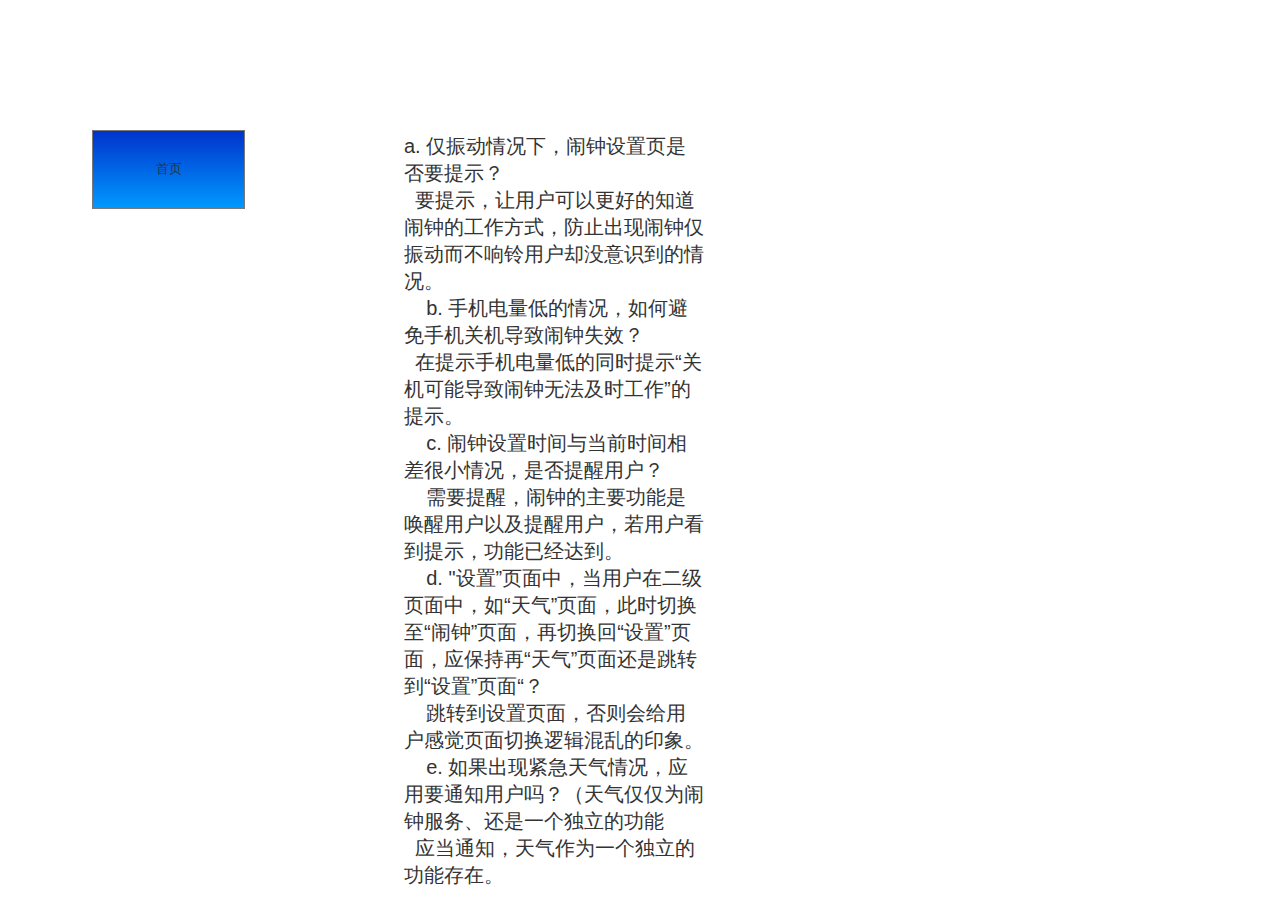
<file: 极端情况思考.html>
﻿<!DOCTYPE html>
<html>
  <head>
    <title>极端情况思考</title>
    <meta http-equiv="X-UA-Compatible" content="IE=edge"/>
    <meta http-equiv="content-type" content="text/html; charset=utf-8"/>
    <meta name="apple-mobile-web-app-capable" content="yes"/>
    <link href="resources/css/jquery-ui-themes.css" type="text/css" rel="stylesheet"/>
    <link href="resources/css/axure_rp_page.css" type="text/css" rel="stylesheet"/>
    <link href="data/styles.css" type="text/css" rel="stylesheet"/>
    <link href="files/极端情况思考/styles.css" type="text/css" rel="stylesheet"/>
    <script src="resources/scripts/jquery-1.7.1.min.js"></script>
    <script src="resources/scripts/jquery-ui-1.8.10.custom.min.js"></script>
    <script src="resources/scripts/prototypePre.js"></script>
    <script src="data/document.js"></script>
    <script src="resources/scripts/prototypePost.js"></script>
    <script src="files/极端情况思考/data.js"></script>
    <script type="text/javascript">
      $axure.utils.getTransparentGifPath = function() { return 'resources/images/transparent.gif'; };
      $axure.utils.getOtherPath = function() { return 'resources/Other.html'; };
      $axure.utils.getReloadPath = function() { return 'resources/reload.html'; };
    </script>
  </head>
  <body>
    <div id="base" class="">

      <!-- Unnamed (矩形) -->
      <div id="u1415" class="ax_default _文本段落">
        <div id="u1415_div" class=""></div>
        <div id="u1415_text" class="text ">
          <p><span>a. 仅振动情况下，闹钟设置页是否要提示？</span></p><p><span>&nbsp; 要提示，让用户可以更好的知道闹钟的工作方式，防止出现闹钟仅振动而不响铃用户却没意识到的情况。</span></p><p><span>&nbsp;&nbsp;&nbsp; b. 手机电量低的情况，如何避免手机关机导致闹钟失效？</span></p><p><span>&nbsp; 在提示手机电量低的同时提示“关机可能导致闹钟无法及时工作”的提示。</span></p><p><span>&nbsp;&nbsp;&nbsp; c. 闹钟设置时间与当前时间相差很小情况，是否提醒用户？</span></p><p><span>&nbsp;&nbsp;&nbsp; 需要提醒，闹钟的主要功能是唤醒用户以及提醒用户，若用户看到提示，功能已经达到。</span></p><p><span>&nbsp;&nbsp;&nbsp; d. &quot;设置”页面中，当用户在二级页面中，如“天气”页面，此时切换至“闹钟”页面，再切换回“设置”页面，应保持再“天气”页面还是跳转到“设置”页面“？ </span></p><p><span>&nbsp;&nbsp;&nbsp; 跳转到设置页面，否则会给用户感觉页面切换逻辑混乱的印象。</span></p><p><span>&nbsp;&nbsp;&nbsp; e. 如果出现紧急天气情况，应用要通知用户吗？（天气仅仅为闹钟服务、还是一个独立的功能</span></p><p><span>&nbsp; 应当通知，天气作为一个独立的功能存在。</span></p>
        </div>
      </div>

      <!-- Unnamed (矩形) -->
      <div id="u1416" class="ax_default box_1">
        <div id="u1416_div" class=""></div>
        <div id="u1416_text" class="text ">
          <p><span>首页</span></p>
        </div>
      </div>
    </div>
  </body>
</html>
</file>
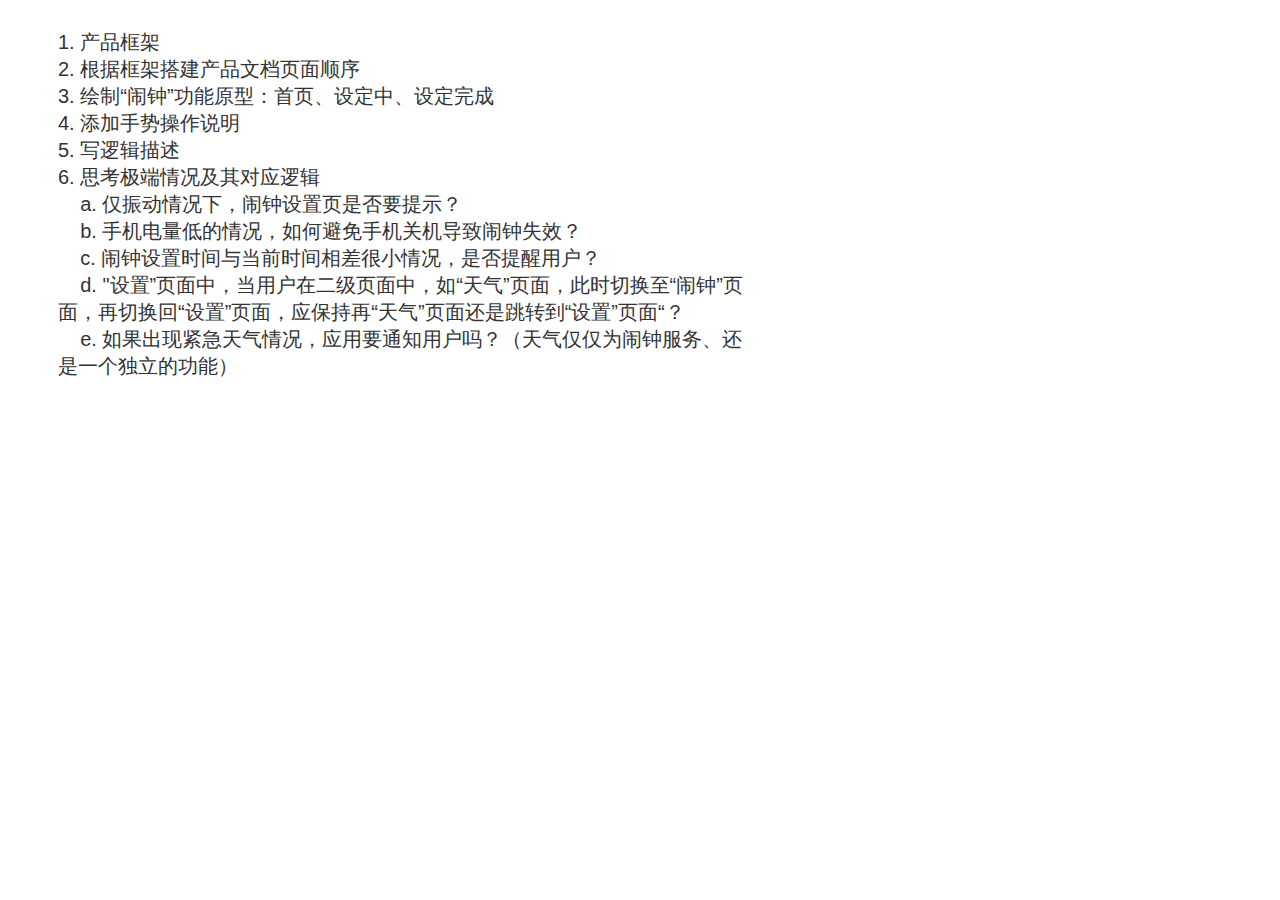
<file: 补充：本文档顺序建议.html>
﻿<!DOCTYPE html>
<html>
  <head>
    <title>补充：本文档顺序建议</title>
    <meta http-equiv="X-UA-Compatible" content="IE=edge"/>
    <meta http-equiv="content-type" content="text/html; charset=utf-8"/>
    <meta name="apple-mobile-web-app-capable" content="yes"/>
    <link href="resources/css/jquery-ui-themes.css" type="text/css" rel="stylesheet"/>
    <link href="resources/css/axure_rp_page.css" type="text/css" rel="stylesheet"/>
    <link href="data/styles.css" type="text/css" rel="stylesheet"/>
    <link href="files/补充：本文档顺序建议/styles.css" type="text/css" rel="stylesheet"/>
    <script src="resources/scripts/jquery-1.7.1.min.js"></script>
    <script src="resources/scripts/jquery-ui-1.8.10.custom.min.js"></script>
    <script src="resources/scripts/prototypePre.js"></script>
    <script src="data/document.js"></script>
    <script src="resources/scripts/prototypePost.js"></script>
    <script src="files/补充：本文档顺序建议/data.js"></script>
    <script type="text/javascript">
      $axure.utils.getTransparentGifPath = function() { return 'resources/images/transparent.gif'; };
      $axure.utils.getOtherPath = function() { return 'resources/Other.html'; };
      $axure.utils.getReloadPath = function() { return 'resources/reload.html'; };
    </script>
  </head>
  <body>
    <div id="base" class="">

      <!-- Unnamed (矩形) -->
      <div id="u1786" class="ax_default _二级标题">
        <div id="u1786_div" class=""></div>
        <div id="u1786_text" class="text ">
          <p><span>1. 产品框架</span></p><p><span>2. 根据框架搭建产品文档页面顺序</span></p><p><span>3. 绘制“闹钟”功能原型：首页、设定中、设定完成</span></p><p><span>4. 添加手势操作说明</span></p><p><span>5. 写逻辑描述</span></p><p><span>6. 思考极端情况及其对应逻辑</span></p><p><span>&nbsp;&nbsp;&nbsp; a. 仅振动情况下，闹钟设置页是否要提示？</span></p><p><span>&nbsp;&nbsp;&nbsp; b. 手机电量低的情况，如何避免手机关机导致闹钟失效？</span></p><p><span>&nbsp;&nbsp;&nbsp; c. 闹钟设置时间与当前时间相差很小情况，是否提醒用户？</span></p><p><span>&nbsp;&nbsp;&nbsp; d. &quot;设置”页面中，当用户在二级页面中，如“天气”页面，此时切换至“闹钟”页面，再切换回“设置”页面，应保持再“天气”页面还是跳转到“设置”页面“？ </span></p><p><span>&nbsp;&nbsp;&nbsp; e. 如果出现紧急天气情况，应用要通知用户吗？（天气仅仅为闹钟服务、还是一个独立的功能）</span></p><p><span><br></span></p><p><span><br></span></p>
        </div>
      </div>
    </div>
  </body>
</html>
</file>
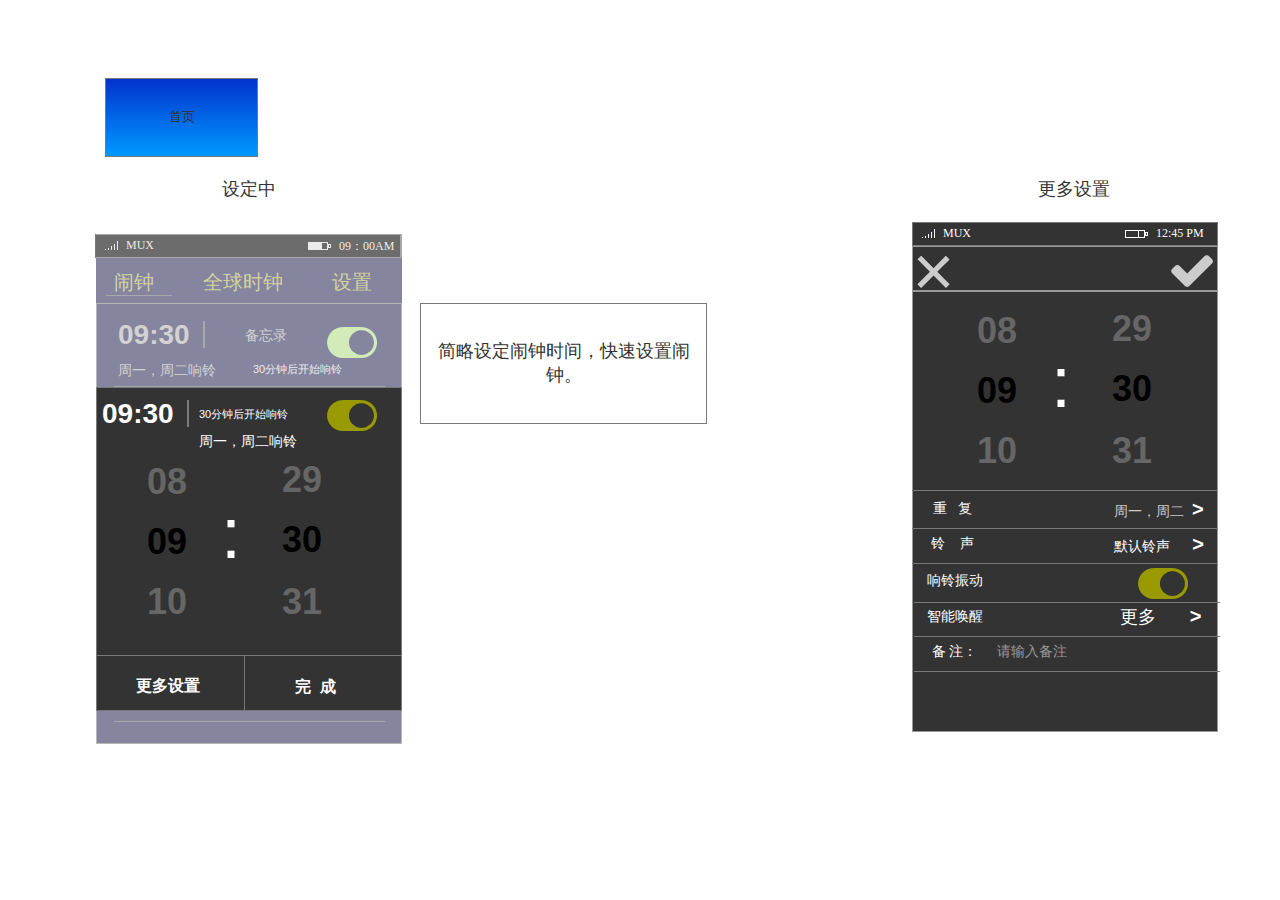
<file: 闹钟单独设定中.html>
﻿<!DOCTYPE html>
<html>
  <head>
    <title>闹钟单独设定中</title>
    <meta http-equiv="X-UA-Compatible" content="IE=edge"/>
    <meta http-equiv="content-type" content="text/html; charset=utf-8"/>
    <meta name="apple-mobile-web-app-capable" content="yes"/>
    <link href="resources/css/jquery-ui-themes.css" type="text/css" rel="stylesheet"/>
    <link href="resources/css/axure_rp_page.css" type="text/css" rel="stylesheet"/>
    <link href="data/styles.css" type="text/css" rel="stylesheet"/>
    <link href="files/闹钟单独设定中/styles.css" type="text/css" rel="stylesheet"/>
    <script src="resources/scripts/jquery-1.7.1.min.js"></script>
    <script src="resources/scripts/jquery-ui-1.8.10.custom.min.js"></script>
    <script src="resources/scripts/prototypePre.js"></script>
    <script src="data/document.js"></script>
    <script src="resources/scripts/prototypePost.js"></script>
    <script src="files/闹钟单独设定中/data.js"></script>
    <script type="text/javascript">
      $axure.utils.getTransparentGifPath = function() { return 'resources/images/transparent.gif'; };
      $axure.utils.getOtherPath = function() { return 'resources/Other.html'; };
      $axure.utils.getReloadPath = function() { return 'resources/reload.html'; };
    </script>
  </head>
  <body>
    <div id="base" class="">

      <!-- Unnamed (组合) -->
      <div id="u224" class="ax_default" data-left="95" data-top="234" data-width="307" data-height="510">

        <!-- Unnamed (矩形) -->
        <div id="u225" class="ax_default box_2">
          <div id="u225_div" class=""></div>
        </div>

        <!-- Unnamed (组合) -->
        <div id="u226" class="ax_default" data-left="96" data-top="234" data-width="306" data-height="510">

          <!-- Rectangle (矩形) -->
          <div id="u227" class="ax_default _形状" data-label="Rectangle">
            <div id="u227_div" class=""></div>
            <div id="u227_text" class="text ">
              <p></p><p></p>
            </div>
          </div>

          <!-- Unnamed (组合) -->
          <div id="u228" class="ax_default" data-left="96" data-top="234" data-width="306" data-height="24">

            <!-- Unnamed (矩形) -->
            <div id="u229" class="ax_default _形状">
              <div id="u229_div" class=""></div>
            </div>

            <!-- Unnamed (组合) -->
            <div id="u230" class="ax_default" data-left="106" data-top="241" data-width="13" data-height="9">

              <!-- Unnamed (矩形) -->
              <div id="u231" class="ax_default _形状">
                <img id="u231_img" class="img " src="images/闹钟首页/u167.png"/>
              </div>

              <!-- Unnamed (矩形) -->
              <div id="u232" class="ax_default _形状">
                <img id="u232_img" class="img " src="images/闹钟首页/u168.png"/>
              </div>

              <!-- Unnamed (矩形) -->
              <div id="u233" class="ax_default _形状">
                <img id="u233_img" class="img " src="images/闹钟首页/u169.png"/>
              </div>

              <!-- Unnamed (矩形) -->
              <div id="u234" class="ax_default _形状">
                <img id="u234_img" class="img " src="images/闹钟首页/u170.png"/>
              </div>

              <!-- Unnamed (矩形) -->
              <div id="u235" class="ax_default _形状">
                <img id="u235_img" class="img " src="images/闹钟首页/u171.png"/>
              </div>
            </div>

            <!-- Unnamed (组合) -->
            <div id="u236" class="ax_default" data-left="309" data-top="242" data-width="23" data-height="8">

              <!-- Unnamed (矩形) -->
              <div id="u237" class="ax_default _形状">
                <div id="u237_div" class=""></div>
              </div>

              <!-- Unnamed (矩形) -->
              <div id="u238" class="ax_default _形状">
                <div id="u238_div" class=""></div>
              </div>

              <!-- Unnamed (矩形) -->
              <div id="u239" class="ax_default _形状">
                <div id="u239_div" class=""></div>
              </div>
            </div>
          </div>
        </div>

        <!-- paragraph (矩形) -->
        <div id="u240" class="ax_default _文本段落" data-label="paragraph">
          <div id="u240_div" class=""></div>
          <div id="u240_text" class="text ">
            <p><span>闹钟</span></p>
          </div>
        </div>

        <!-- paragraph (矩形) -->
        <div id="u241" class="ax_default _文本段落" data-label="paragraph">
          <div id="u241_div" class=""></div>
          <div id="u241_text" class="text ">
            <p><span>全球时钟</span></p>
          </div>
        </div>

        <!-- paragraph (矩形) -->
        <div id="u242" class="ax_default _文本段落" data-label="paragraph">
          <div id="u242_div" class=""></div>
          <div id="u242_text" class="text ">
            <p><span>设置</span></p>
          </div>
        </div>

        <!-- Unnamed (水平线) -->
        <div id="u243" class="ax_default line">
          <img id="u243_img" class="img " src="images/闹钟首页/u179.png"/>
        </div>

        <!-- Unnamed (组合) -->
        <div id="u244" class="ax_default" data-left="95" data-top="234" data-width="306" data-height="24">

          <!-- Unnamed (矩形) -->
          <div id="u245" class="ax_default _形状">
            <div id="u245_div" class=""></div>
          </div>

          <!-- Unnamed (组合) -->
          <div id="u246" class="ax_default" data-left="105" data-top="241" data-width="13" data-height="9">

            <!-- Unnamed (矩形) -->
            <div id="u247" class="ax_default _形状">
              <img id="u247_img" class="img " src="images/闹钟首页/u167.png"/>
            </div>

            <!-- Unnamed (矩形) -->
            <div id="u248" class="ax_default _形状">
              <img id="u248_img" class="img " src="images/闹钟首页/u168.png"/>
            </div>

            <!-- Unnamed (矩形) -->
            <div id="u249" class="ax_default _形状">
              <img id="u249_img" class="img " src="images/闹钟首页/u169.png"/>
            </div>

            <!-- Unnamed (矩形) -->
            <div id="u250" class="ax_default _形状">
              <img id="u250_img" class="img " src="images/闹钟首页/u170.png"/>
            </div>

            <!-- Unnamed (矩形) -->
            <div id="u251" class="ax_default _形状">
              <img id="u251_img" class="img " src="images/闹钟首页/u171.png"/>
            </div>
          </div>

          <!-- Unnamed (组合) -->
          <div id="u252" class="ax_default" data-left="308" data-top="242" data-width="23" data-height="8">

            <!-- Unnamed (矩形) -->
            <div id="u253" class="ax_default _形状">
              <div id="u253_div" class=""></div>
            </div>

            <!-- Unnamed (矩形) -->
            <div id="u254" class="ax_default _形状">
              <div id="u254_div" class=""></div>
            </div>

            <!-- Unnamed (矩形) -->
            <div id="u255" class="ax_default _形状">
              <div id="u255_div" class=""></div>
            </div>
          </div>
        </div>

        <!-- Header 2 (矩形) -->
        <div id="u256" class="ax_default _文本段落" data-label="Header 2">
          <div id="u256_div" class=""></div>
          <div id="u256_text" class="text ">
            <p><span>MUX</span></p>
          </div>
        </div>

        <!-- Header 2 (矩形) -->
        <div id="u257" class="ax_default _文本段落" data-label="Header 2">
          <div id="u257_div" class=""></div>
          <div id="u257_text" class="text ">
            <p><span>09：00AM</span></p>
          </div>
        </div>

        <!-- Unnamed (水平线) -->
        <div id="u258" class="ax_default line">
          <img id="u258_img" class="img " src="images/闹钟首页/u194.png"/>
        </div>

        <!-- Unnamed (水平线) -->
        <div id="u259" class="ax_default line">
          <img id="u259_img" class="img " src="images/闹钟首页/u194.png"/>
        </div>

        <!-- Unnamed (水平线) -->
        <div id="u260" class="ax_default line">
          <img id="u260_img" class="img " src="images/闹钟首页/u194.png"/>
        </div>

        <!-- Unnamed (水平线) -->
        <div id="u261" class="ax_default line">
          <img id="u261_img" class="img " src="images/闹钟首页/u194.png"/>
        </div>

        <!-- Unnamed (矩形) -->
        <div id="u262" class="ax_default _三级标题">
          <div id="u262_div" class=""></div>
          <div id="u262_text" class="text ">
            <p><span>09:30</span></p>
          </div>
        </div>

        <!-- Unnamed (矩形) -->
        <div id="u263" class="ax_default _三级标题">
          <div id="u263_div" class=""></div>
          <div id="u263_text" class="text ">
            <p><span>09:30</span></p>
          </div>
        </div>

        <!-- Unnamed (矩形) -->
        <div id="u264" class="ax_default _三级标题">
          <div id="u264_div" class=""></div>
          <div id="u264_text" class="text ">
            <p><span>09:30</span></p>
          </div>
        </div>

        <!-- Unnamed (矩形) -->
        <div id="u265" class="ax_default _三级标题">
          <div id="u265_div" class=""></div>
          <div id="u265_text" class="text ">
            <p><span>19:30</span></p>
          </div>
        </div>

        <!-- Unnamed (形状) -->
        <div id="u266" class="ax_default icon">
          <img id="u266_img" class="img " src="images/闹钟首页/u202.png"/>
        </div>

        <!-- Unnamed (形状) -->
        <div id="u267" class="ax_default icon">
          <img id="u267_img" class="img " src="images/闹钟首页/u202.png"/>
        </div>

        <!-- Unnamed (形状) -->
        <div id="u268" class="ax_default icon">
          <img id="u268_img" class="img " src="images/闹钟首页/u202.png"/>
        </div>

        <!-- Unnamed (形状) -->
        <div id="u269" class="ax_default icon">
          <img id="u269_img" class="img " src="images/闹钟首页/u202.png"/>
        </div>

        <!-- Unnamed (垂直线) -->
        <div id="u270" class="ax_default line">
          <img id="u270_img" class="img " src="images/闹钟首页/u206.png"/>
        </div>

        <!-- Unnamed (垂直线) -->
        <div id="u271" class="ax_default line">
          <img id="u271_img" class="img " src="images/闹钟首页/u206.png"/>
        </div>

        <!-- Unnamed (垂直线) -->
        <div id="u272" class="ax_default line">
          <img id="u272_img" class="img " src="images/闹钟首页/u206.png"/>
        </div>

        <!-- Unnamed (垂直线) -->
        <div id="u273" class="ax_default line">
          <img id="u273_img" class="img " src="images/闹钟首页/u206.png"/>
        </div>

        <!-- Unnamed (矩形) -->
        <div id="u274" class="ax_default label">
          <div id="u274_div" class=""></div>
          <div id="u274_text" class="text ">
            <p><span>备忘录</span></p>
          </div>
        </div>

        <!-- Unnamed (矩形) -->
        <div id="u275" class="ax_default label">
          <div id="u275_div" class=""></div>
          <div id="u275_text" class="text ">
            <p><span>hanteng very good</span></p>
          </div>
        </div>

        <!-- Unnamed (矩形) -->
        <div id="u276" class="ax_default label">
          <div id="u276_div" class=""></div>
          <div id="u276_text" class="text ">
            <p><span>hanteng very good</span></p>
          </div>
        </div>

        <!-- Unnamed (矩形) -->
        <div id="u277" class="ax_default label">
          <div id="u277_div" class=""></div>
          <div id="u277_text" class="text ">
            <p><span>hanteng very good</span></p>
          </div>
        </div>

        <!-- Unnamed (矩形) -->
        <div id="u278" class="ax_default label">
          <div id="u278_div" class=""></div>
          <div id="u278_text" class="text ">
            <p><span>周一，周二响铃</span></p>
          </div>
        </div>

        <!-- Unnamed (矩形) -->
        <div id="u279" class="ax_default label">
          <div id="u279_div" class=""></div>
          <div id="u279_text" class="text ">
            <p><span>周一，周二响铃</span></p>
          </div>
        </div>

        <!-- Unnamed (矩形) -->
        <div id="u280" class="ax_default label">
          <div id="u280_div" class=""></div>
          <div id="u280_text" class="text ">
            <p><span>周一，周二响铃</span></p>
          </div>
        </div>

        <!-- Unnamed (矩形) -->
        <div id="u281" class="ax_default label">
          <div id="u281_div" class=""></div>
          <div id="u281_text" class="text ">
            <p><span>周一，周二响铃</span></p>
          </div>
        </div>

        <!-- Unnamed (矩形) -->
        <div id="u282" class="ax_default label">
          <div id="u282_div" class=""></div>
          <div id="u282_text" class="text ">
            <p><span>30分钟后开始响铃</span></p>
          </div>
        </div>

        <!-- Unnamed (矩形) -->
        <div id="u283" class="ax_default label">
          <div id="u283_div" class=""></div>
          <div id="u283_text" class="text ">
            <p><span>30分钟后开始响铃</span></p>
          </div>
        </div>

        <!-- Unnamed (矩形) -->
        <div id="u284" class="ax_default label">
          <div id="u284_div" class=""></div>
          <div id="u284_text" class="text ">
            <p><span>30分钟后开始响铃</span></p>
          </div>
        </div>

        <!-- Unnamed (矩形) -->
        <div id="u285" class="ax_default label">
          <div id="u285_div" class=""></div>
          <div id="u285_text" class="text ">
            <p><span>10小时30分钟后开始响铃</span></p>
          </div>
        </div>

        <!-- Unnamed (矩形) -->
        <div id="u286" class="ax_default box_3">
          <div id="u286_div" class=""></div>
        </div>

        <!-- Unnamed (矩形) -->
        <div id="u287" class="ax_default box_1">
          <div id="u287_div" class=""></div>
        </div>

        <!-- Unnamed (矩形) -->
        <div id="u288" class="ax_default _三级标题">
          <div id="u288_div" class=""></div>
          <div id="u288_text" class="text ">
            <p><span>09:30</span></p>
          </div>
        </div>

        <!-- Unnamed (垂直线) -->
        <div id="u289" class="ax_default line">
          <img id="u289_img" class="img " src="images/闹钟首页/u206.png"/>
        </div>

        <!-- Unnamed (矩形) -->
        <div id="u290" class="ax_default label">
          <div id="u290_div" class=""></div>
          <div id="u290_text" class="text ">
            <p><span>周一，周二响铃</span></p>
          </div>
        </div>

        <!-- Unnamed (矩形) -->
        <div id="u291" class="ax_default label">
          <div id="u291_div" class=""></div>
          <div id="u291_text" class="text ">
            <p><span>30分钟后开始响铃</span></p>
          </div>
        </div>

        <!-- Unnamed (形状) -->
        <div id="u292" class="ax_default icon">
          <img id="u292_img" class="img " src="images/闹钟单独设定中/u292.png"/>
        </div>

        <!-- Unnamed (矩形) -->
        <div id="u293" class="ax_default _三级标题">
          <div id="u293_div" class=""></div>
          <div id="u293_text" class="text ">
            <p><span>09</span></p>
          </div>
        </div>

        <!-- Unnamed (矩形) -->
        <div id="u294" class="ax_default _三级标题">
          <div id="u294_div" class=""></div>
          <div id="u294_text" class="text ">
            <p><span>10</span></p>
          </div>
        </div>

        <!-- Unnamed (矩形) -->
        <div id="u295" class="ax_default _三级标题">
          <div id="u295_div" class=""></div>
          <div id="u295_text" class="text ">
            <p><span>08</span></p>
          </div>
        </div>

        <!-- Unnamed (矩形) -->
        <div id="u296" class="ax_default label">
          <div id="u296_div" class=""></div>
          <div id="u296_text" class="text ">
            <p><span>:</span></p>
          </div>
        </div>

        <!-- Unnamed (矩形) -->
        <div id="u297" class="ax_default _三级标题">
          <div id="u297_div" class=""></div>
          <div id="u297_text" class="text ">
            <p><span>30</span></p>
          </div>
        </div>

        <!-- Unnamed (矩形) -->
        <div id="u298" class="ax_default _三级标题">
          <div id="u298_div" class=""></div>
          <div id="u298_text" class="text ">
            <p><span>29</span></p>
          </div>
        </div>

        <!-- Unnamed (矩形) -->
        <div id="u299" class="ax_default _三级标题">
          <div id="u299_div" class=""></div>
          <div id="u299_text" class="text ">
            <p><span>31</span></p>
          </div>
        </div>

        <!-- Unnamed (水平线) -->
        <div id="u300" class="ax_default line">
          <img id="u300_img" class="img " src="images/闹钟单独设定中/u300.png"/>
        </div>

        <!-- Unnamed (垂直线) -->
        <div id="u301" class="ax_default line">
          <img id="u301_img" class="img " src="images/闹钟单独设定中/u301.png"/>
        </div>

        <!-- Unnamed (矩形) -->
        <div id="u302" class="ax_default label">
          <div id="u302_div" class=""></div>
          <div id="u302_text" class="text ">
            <p><span>更多设置</span></p>
          </div>
        </div>

        <!-- Unnamed (矩形) -->
        <div id="u303" class="ax_default label">
          <div id="u303_div" class=""></div>
          <div id="u303_text" class="text ">
            <p><span>完&nbsp; 成</span></p>
          </div>
        </div>
      </div>

      <!-- Unnamed (组合) -->
      <div id="u304" class="ax_default" data-left="912" data-top="222" data-width="308" data-height="510">

        <!-- Unnamed (组合) -->
        <div id="u305" class="ax_default" data-left="912" data-top="222" data-width="306" data-height="510">

          <!-- Rectangle (矩形) -->
          <div id="u306" class="ax_default _形状" data-label="Rectangle">
            <div id="u306_div" class=""></div>
          </div>

          <!-- Unnamed (组合) -->
          <div id="u307" class="ax_default" data-left="912" data-top="222" data-width="306" data-height="24">

            <!-- Unnamed (矩形) -->
            <div id="u308" class="ax_default _形状">
              <div id="u308_div" class=""></div>
            </div>

            <!-- Unnamed (组合) -->
            <div id="u309" class="ax_default" data-left="922" data-top="229" data-width="13" data-height="9">

              <!-- Unnamed (矩形) -->
              <div id="u310" class="ax_default _形状">
                <img id="u310_img" class="img " src="images/闹钟首页/u167.png"/>
              </div>

              <!-- Unnamed (矩形) -->
              <div id="u311" class="ax_default _形状">
                <img id="u311_img" class="img " src="images/闹钟首页/u168.png"/>
              </div>

              <!-- Unnamed (矩形) -->
              <div id="u312" class="ax_default _形状">
                <img id="u312_img" class="img " src="images/闹钟首页/u169.png"/>
              </div>

              <!-- Unnamed (矩形) -->
              <div id="u313" class="ax_default _形状">
                <img id="u313_img" class="img " src="images/闹钟首页/u170.png"/>
              </div>

              <!-- Unnamed (矩形) -->
              <div id="u314" class="ax_default _形状">
                <img id="u314_img" class="img " src="images/闹钟首页/u171.png"/>
              </div>
            </div>

            <!-- Unnamed (组合) -->
            <div id="u315" class="ax_default" data-left="1125" data-top="230" data-width="23" data-height="8">

              <!-- Unnamed (矩形) -->
              <div id="u316" class="ax_default _形状">
                <div id="u316_div" class=""></div>
              </div>

              <!-- Unnamed (矩形) -->
              <div id="u317" class="ax_default _形状">
                <div id="u317_div" class=""></div>
              </div>

              <!-- Unnamed (矩形) -->
              <div id="u318" class="ax_default _形状">
                <div id="u318_div" class=""></div>
              </div>
            </div>
          </div>
        </div>

        <!-- Header 2 (矩形) -->
        <div id="u319" class="ax_default _文本段落" data-label="Header 2">
          <div id="u319_div" class=""></div>
          <div id="u319_text" class="text ">
            <p><span>MUX</span></p>
          </div>
        </div>

        <!-- Header 2 (矩形) -->
        <div id="u320" class="ax_default _文本段落" data-label="Header 2">
          <div id="u320_div" class=""></div>
          <div id="u320_text" class="text ">
            <p><span>12:45 PM</span></p>
          </div>
        </div>

        <!-- Unnamed (组合) -->
        <div id="u321" class="ax_default" data-left="912" data-top="246" data-width="306" data-height="45">

          <!-- Rectangle (矩形) -->
          <div id="u322" class="ax_default _形状" data-label="Rectangle">
            <div id="u322_div" class=""></div>
          </div>
        </div>

        <!-- Unnamed (形状) -->
        <div id="u323" class="ax_default icon">
          <img id="u323_img" class="img " src="images/闹钟单独设定中/u323.png"/>
        </div>

        <!-- Unnamed (矩形) -->
        <div id="u324" class="ax_default label">
          <div id="u324_div" class=""></div>
          <div id="u324_text" class="text ">
            <p><span>×</span></p>
          </div>
        </div>

        <!-- Unnamed (矩形) -->
        <div id="u325" class="ax_default _三级标题">
          <div id="u325_div" class=""></div>
          <div id="u325_text" class="text ">
            <p><span>09</span></p>
          </div>
        </div>

        <!-- Unnamed (矩形) -->
        <div id="u326" class="ax_default _三级标题">
          <div id="u326_div" class=""></div>
          <div id="u326_text" class="text ">
            <p><span>10</span></p>
          </div>
        </div>

        <!-- Unnamed (矩形) -->
        <div id="u327" class="ax_default _三级标题">
          <div id="u327_div" class=""></div>
          <div id="u327_text" class="text ">
            <p><span>08</span></p>
          </div>
        </div>

        <!-- Unnamed (矩形) -->
        <div id="u328" class="ax_default label">
          <div id="u328_div" class=""></div>
          <div id="u328_text" class="text ">
            <p><span>:</span></p>
          </div>
        </div>

        <!-- Unnamed (矩形) -->
        <div id="u329" class="ax_default _三级标题">
          <div id="u329_div" class=""></div>
          <div id="u329_text" class="text ">
            <p><span>30</span></p>
          </div>
        </div>

        <!-- Unnamed (矩形) -->
        <div id="u330" class="ax_default _三级标题">
          <div id="u330_div" class=""></div>
          <div id="u330_text" class="text ">
            <p><span>29</span></p>
          </div>
        </div>

        <!-- Unnamed (矩形) -->
        <div id="u331" class="ax_default _三级标题">
          <div id="u331_div" class=""></div>
          <div id="u331_text" class="text ">
            <p><span>31</span></p>
          </div>
        </div>

        <!-- Unnamed (水平线) -->
        <div id="u332" class="ax_default line">
          <img id="u332_img" class="img " src="images/闹钟单独设定中/u300.png"/>
        </div>

        <!-- Unnamed (矩形) -->
        <div id="u333" class="ax_default label">
          <div id="u333_div" class=""></div>
          <div id="u333_text" class="text ">
            <p><span>重&nbsp;&nbsp; 复</span></p>
          </div>
        </div>

        <!-- Unnamed (水平线) -->
        <div id="u334" class="ax_default line">
          <img id="u334_img" class="img " src="images/闹钟单独设定中/u300.png"/>
        </div>

        <!-- Unnamed (矩形) -->
        <div id="u335" class="ax_default label">
          <div id="u335_div" class=""></div>
          <div id="u335_text" class="text ">
            <p style="font-size:14px;"><span style="font-family:'Arial Normal', 'Arial';font-weight:400;color:#CCCCCC;">周一，周二&nbsp; </span><span style="font-family:'Arial Negreta', 'Arial Normal', 'Arial';font-weight:700;font-size:20px;color:#FFFFFF;">&gt;</span></p>
          </div>
        </div>

        <!-- Unnamed (矩形) -->
        <div id="u336" class="ax_default label">
          <div id="u336_div" class=""></div>
          <div id="u336_text" class="text ">
            <p><span>铃&nbsp; &nbsp; 声</span></p>
          </div>
        </div>

        <!-- Unnamed (水平线) -->
        <div id="u337" class="ax_default line">
          <img id="u337_img" class="img " src="images/闹钟单独设定中/u300.png"/>
        </div>

        <!-- Unnamed (矩形) -->
        <div id="u338" class="ax_default label">
          <div id="u338_div" class=""></div>
          <div id="u338_text" class="text ">
            <p style="font-size:14px;"><span style="font-family:'Arial Normal', 'Arial';font-weight:400;">默认铃声</span><span style="font-family:'Arial Negreta', 'Arial Normal', 'Arial';font-weight:700;font-size:20px;">&nbsp; &nbsp; &gt;</span></p>
          </div>
        </div>

        <!-- Unnamed (矩形) -->
        <div id="u339" class="ax_default label">
          <div id="u339_div" class=""></div>
          <div id="u339_text" class="text ">
            <p><span>响铃振动</span></p>
          </div>
        </div>

        <!-- Unnamed (水平线) -->
        <div id="u340" class="ax_default line">
          <img id="u340_img" class="img " src="images/闹钟单独设定中/u300.png"/>
        </div>

        <!-- Unnamed (形状) -->
        <div id="u341" class="ax_default icon">
          <img id="u341_img" class="img " src="images/闹钟单独设定中/u292.png"/>
        </div>

        <!-- Unnamed (矩形) -->
        <div id="u342" class="ax_default label">
          <div id="u342_div" class=""></div>
          <div id="u342_text" class="text ">
            <p><span>智能唤醒</span></p>
          </div>
        </div>

        <!-- Unnamed (水平线) -->
        <div id="u343" class="ax_default line">
          <img id="u343_img" class="img " src="images/闹钟单独设定中/u300.png"/>
        </div>

        <!-- Unnamed (矩形) -->
        <div id="u344" class="ax_default label">
          <div id="u344_div" class=""></div>
          <div id="u344_text" class="text ">
            <p style="font-size:18px;"><span style="font-family:'Arial Normal', 'Arial';font-weight:400;">更多</span><span style="font-family:'Arial Negreta', 'Arial Normal', 'Arial';font-weight:700;font-size:20px;">&nbsp; &nbsp; &nbsp; &gt;</span></p>
          </div>
        </div>

        <!-- Unnamed (矩形) -->
        <div id="u345" class="ax_default label">
          <div id="u345_div" class=""></div>
          <div id="u345_text" class="text ">
            <p><span>备 注：</span></p>
          </div>
        </div>

        <!-- Unnamed (水平线) -->
        <div id="u346" class="ax_default line">
          <img id="u346_img" class="img " src="images/闹钟单独设定中/u300.png"/>
        </div>

        <!-- Unnamed (矩形) -->
        <div id="u347" class="ax_default label">
          <div id="u347_div" class=""></div>
          <div id="u347_text" class="text ">
            <p><span>请输入备注</span></p>
          </div>
        </div>
      </div>

      <!-- Unnamed (矩形) -->
      <div id="u348" class="ax_default label">
        <div id="u348_div" class=""></div>
        <div id="u348_text" class="text ">
          <p><span>更多设置</span></p>
        </div>
      </div>

      <!-- Unnamed (矩形) -->
      <div id="u349" class="ax_default label">
        <div id="u349_div" class=""></div>
        <div id="u349_text" class="text ">
          <p><span>设定中</span></p>
        </div>
      </div>

      <!-- Unnamed (矩形) -->
      <div id="u350" class="ax_default _文本段落">
        <div id="u350_div" class=""></div>
        <div id="u350_text" class="text ">
          <p><span>简略设定闹钟时间，快速设置闹钟。</span></p>
        </div>
      </div>

      <!-- Unnamed (矩形) -->
      <div id="u351" class="ax_default _文本段落">
        <div id="u351_div" class=""></div>
        <div id="u351_text" class="text ">
          <p><span>进入详细设置页面，可设置是否振动以及备注</span></p>
        </div>
      </div>

      <!-- Unnamed (矩形) -->
      <div id="u352" class="ax_default box_1">
        <div id="u352_div" class=""></div>
        <div id="u352_text" class="text ">
          <p><span>首页</span></p>
        </div>
      </div>
    </div>
  </body>
</html>
</file>
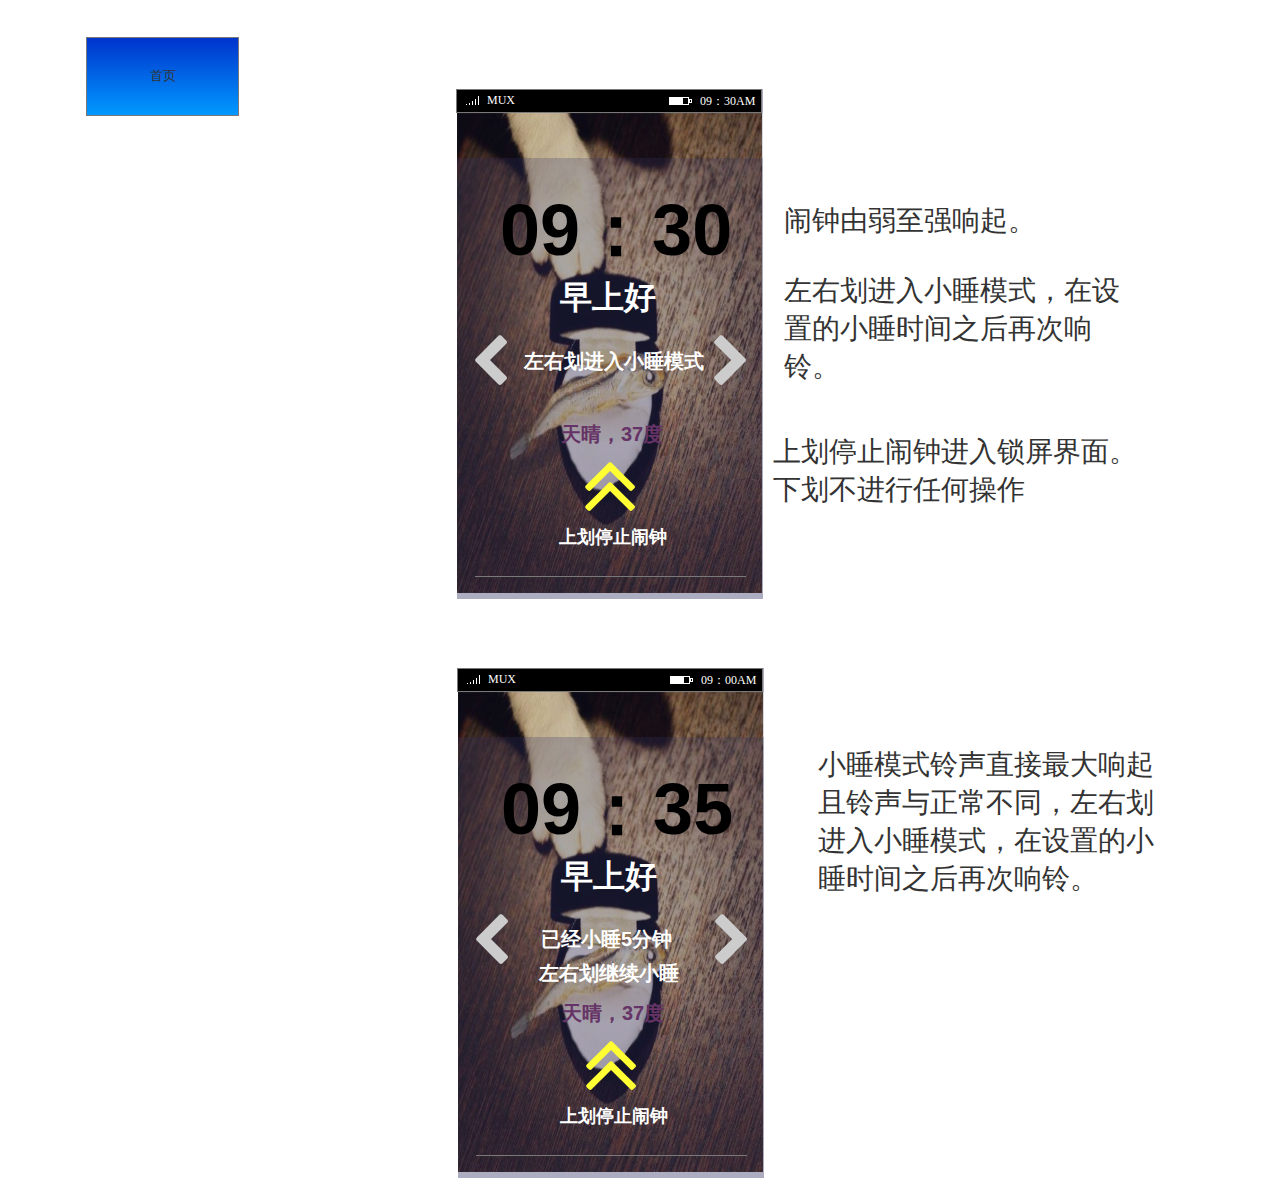
<file: 闹钟响起.html>
﻿<!DOCTYPE html>
<html>
  <head>
    <title>闹钟响起</title>
    <meta http-equiv="X-UA-Compatible" content="IE=edge"/>
    <meta http-equiv="content-type" content="text/html; charset=utf-8"/>
    <meta name="apple-mobile-web-app-capable" content="yes"/>
    <link href="resources/css/jquery-ui-themes.css" type="text/css" rel="stylesheet"/>
    <link href="resources/css/axure_rp_page.css" type="text/css" rel="stylesheet"/>
    <link href="data/styles.css" type="text/css" rel="stylesheet"/>
    <link href="files/闹钟响起/styles.css" type="text/css" rel="stylesheet"/>
    <script src="resources/scripts/jquery-1.7.1.min.js"></script>
    <script src="resources/scripts/jquery-ui-1.8.10.custom.min.js"></script>
    <script src="resources/scripts/prototypePre.js"></script>
    <script src="data/document.js"></script>
    <script src="resources/scripts/prototypePost.js"></script>
    <script src="files/闹钟响起/data.js"></script>
    <script type="text/javascript">
      $axure.utils.getTransparentGifPath = function() { return 'resources/images/transparent.gif'; };
      $axure.utils.getOtherPath = function() { return 'resources/Other.html'; };
      $axure.utils.getReloadPath = function() { return 'resources/reload.html'; };
    </script>
  </head>
  <body>
    <div id="base" class="">

      <!-- Unnamed (图片) -->
      <div id="u353" class="ax_default image">
        <img id="u353_img" class="img " src="images/闹钟响起/u353.jpg"/>
      </div>

      <!-- Unnamed (矩形) -->
      <div id="u354" class="ax_default box_2">
        <div id="u354_div" class=""></div>
      </div>

      <!-- Unnamed (组合) -->
      <div id="u355" class="ax_default" data-left="457" data-top="89" data-width="306" data-height="510">

        <!-- Rectangle (矩形) -->
        <div id="u356" class="ax_default _形状" data-label="Rectangle">
          <div id="u356_div" class=""></div>
          <div id="u356_text" class="text ">
            <p></p><p></p>
          </div>
        </div>

        <!-- Unnamed (组合) -->
        <div id="u357" class="ax_default" data-left="457" data-top="89" data-width="306" data-height="24">

          <!-- Unnamed (矩形) -->
          <div id="u358" class="ax_default _形状">
            <div id="u358_div" class=""></div>
          </div>

          <!-- Unnamed (组合) -->
          <div id="u359" class="ax_default" data-left="467" data-top="96" data-width="13" data-height="9">

            <!-- Unnamed (矩形) -->
            <div id="u360" class="ax_default _形状">
              <div id="u360_div" class=""></div>
            </div>

            <!-- Unnamed (矩形) -->
            <div id="u361" class="ax_default _形状">
              <div id="u361_div" class=""></div>
            </div>

            <!-- Unnamed (矩形) -->
            <div id="u362" class="ax_default _形状">
              <div id="u362_div" class=""></div>
            </div>

            <!-- Unnamed (矩形) -->
            <div id="u363" class="ax_default _形状">
              <div id="u363_div" class=""></div>
            </div>

            <!-- Unnamed (矩形) -->
            <div id="u364" class="ax_default _形状">
              <div id="u364_div" class=""></div>
            </div>
          </div>

          <!-- Unnamed (组合) -->
          <div id="u365" class="ax_default" data-left="670" data-top="97" data-width="23" data-height="8">

            <!-- Unnamed (矩形) -->
            <div id="u366" class="ax_default _形状">
              <div id="u366_div" class=""></div>
            </div>

            <!-- Unnamed (矩形) -->
            <div id="u367" class="ax_default _形状">
              <div id="u367_div" class=""></div>
            </div>

            <!-- Unnamed (矩形) -->
            <div id="u368" class="ax_default _形状">
              <div id="u368_div" class=""></div>
            </div>
          </div>
        </div>
      </div>

      <!-- Unnamed (组合) -->
      <div id="u369" class="ax_default" data-left="456" data-top="89" data-width="306" data-height="24">

        <!-- Unnamed (矩形) -->
        <div id="u370" class="ax_default _形状">
          <div id="u370_div" class=""></div>
        </div>

        <!-- Unnamed (组合) -->
        <div id="u371" class="ax_default" data-left="466" data-top="96" data-width="13" data-height="9">

          <!-- Unnamed (矩形) -->
          <div id="u372" class="ax_default _形状">
            <img id="u372_img" class="img " src="images/闹钟首页/u167.png"/>
          </div>

          <!-- Unnamed (矩形) -->
          <div id="u373" class="ax_default _形状">
            <img id="u373_img" class="img " src="images/闹钟首页/u168.png"/>
          </div>

          <!-- Unnamed (矩形) -->
          <div id="u374" class="ax_default _形状">
            <img id="u374_img" class="img " src="images/闹钟首页/u169.png"/>
          </div>

          <!-- Unnamed (矩形) -->
          <div id="u375" class="ax_default _形状">
            <img id="u375_img" class="img " src="images/闹钟首页/u170.png"/>
          </div>

          <!-- Unnamed (矩形) -->
          <div id="u376" class="ax_default _形状">
            <img id="u376_img" class="img " src="images/闹钟首页/u171.png"/>
          </div>
        </div>

        <!-- Unnamed (组合) -->
        <div id="u377" class="ax_default" data-left="669" data-top="97" data-width="23" data-height="8">

          <!-- Unnamed (矩形) -->
          <div id="u378" class="ax_default _形状">
            <div id="u378_div" class=""></div>
          </div>

          <!-- Unnamed (矩形) -->
          <div id="u379" class="ax_default _形状">
            <div id="u379_div" class=""></div>
          </div>

          <!-- Unnamed (矩形) -->
          <div id="u380" class="ax_default _形状">
            <div id="u380_div" class=""></div>
          </div>
        </div>
      </div>

      <!-- Header 2 (矩形) -->
      <div id="u381" class="ax_default _文本段落" data-label="Header 2">
        <div id="u381_div" class=""></div>
        <div id="u381_text" class="text ">
          <p><span>MUX</span></p>
        </div>
      </div>

      <!-- Header 2 (矩形) -->
      <div id="u382" class="ax_default _文本段落" data-label="Header 2">
        <div id="u382_div" class=""></div>
        <div id="u382_text" class="text ">
          <p><span>09：30AM</span></p>
        </div>
      </div>

      <!-- Unnamed (水平线) -->
      <div id="u383" class="ax_default line">
        <img id="u383_img" class="img " src="images/闹钟首页/u194.png"/>
      </div>

      <!-- Unnamed (矩形) -->
      <div id="u384" class="ax_default _一级标题">
        <div id="u384_div" class=""></div>
        <div id="u384_text" class="text ">
          <p><span>09：30</span></p>
        </div>
      </div>

      <!-- Unnamed (形状) -->
      <div id="u385" class="ax_default icon">
        <img id="u385_img" class="img " src="images/闹钟响起/u385.png"/>
      </div>

      <!-- Unnamed (形状) -->
      <div id="u386" class="ax_default icon">
        <img id="u386_img" class="img " src="images/闹钟响起/u385.png"/>
      </div>

      <!-- Unnamed (矩形) -->
      <div id="u387" class="ax_default label">
        <div id="u387_div" class=""></div>
        <div id="u387_text" class="text ">
          <p><span>上划停止闹钟</span></p>
        </div>
      </div>

      <!-- Unnamed (形状) -->
      <div id="u388" class="ax_default icon">
        <img id="u388_img" class="img " src="images/闹钟响起/u388.png"/>
      </div>

      <!-- Unnamed (形状) -->
      <div id="u389" class="ax_default icon">
        <img id="u389_img" class="img " src="images/闹钟响起/u389.png"/>
      </div>

      <!-- Unnamed (矩形) -->
      <div id="u390" class="ax_default label">
        <div id="u390_div" class=""></div>
        <div id="u390_text" class="text ">
          <p><span>左右划进入小睡模式</span></p>
        </div>
      </div>

      <!-- Unnamed (矩形) -->
      <div id="u391" class="ax_default _一级标题">
        <div id="u391_div" class=""></div>
        <div id="u391_text" class="text ">
          <p><span>早上好</span></p>
        </div>
      </div>

      <!-- Unnamed (矩形) -->
      <div id="u392" class="ax_default label">
        <div id="u392_div" class=""></div>
        <div id="u392_text" class="text ">
          <p><span>天晴，37度</span></p>
        </div>
      </div>

      <!-- Unnamed (矩形) -->
      <div id="u393" class="ax_default _文本段落">
        <div id="u393_div" class=""></div>
        <div id="u393_text" class="text ">
          <p><span>闹钟由弱至强响起。</span></p><p><span><br></span></p><p><span>左右划进入小睡模式，在设置的小睡时间之后再次响铃。</span></p>
        </div>
      </div>

      <!-- Unnamed (矩形) -->
      <div id="u394" class="ax_default _文本段落">
        <div id="u394_div" class=""></div>
        <div id="u394_text" class="text ">
          <p><span>上划停止闹钟进入锁屏界面。</span></p><p><span>下划不进行任何操作</span></p>
        </div>
      </div>

      <!-- Unnamed (图片) -->
      <div id="u395" class="ax_default image">
        <img id="u395_img" class="img " src="images/闹钟响起/u353.jpg"/>
      </div>

      <!-- Unnamed (矩形) -->
      <div id="u396" class="ax_default box_2">
        <div id="u396_div" class=""></div>
      </div>

      <!-- Unnamed (组合) -->
      <div id="u397" class="ax_default" data-left="458" data-top="668" data-width="306" data-height="510">

        <!-- Rectangle (矩形) -->
        <div id="u398" class="ax_default _形状" data-label="Rectangle">
          <div id="u398_div" class=""></div>
          <div id="u398_text" class="text ">
            <p></p><p></p>
          </div>
        </div>

        <!-- Unnamed (组合) -->
        <div id="u399" class="ax_default" data-left="458" data-top="668" data-width="306" data-height="24">

          <!-- Unnamed (矩形) -->
          <div id="u400" class="ax_default _形状">
            <div id="u400_div" class=""></div>
          </div>

          <!-- Unnamed (组合) -->
          <div id="u401" class="ax_default" data-left="468" data-top="675" data-width="13" data-height="9">

            <!-- Unnamed (矩形) -->
            <div id="u402" class="ax_default _形状">
              <div id="u402_div" class=""></div>
            </div>

            <!-- Unnamed (矩形) -->
            <div id="u403" class="ax_default _形状">
              <div id="u403_div" class=""></div>
            </div>

            <!-- Unnamed (矩形) -->
            <div id="u404" class="ax_default _形状">
              <div id="u404_div" class=""></div>
            </div>

            <!-- Unnamed (矩形) -->
            <div id="u405" class="ax_default _形状">
              <div id="u405_div" class=""></div>
            </div>

            <!-- Unnamed (矩形) -->
            <div id="u406" class="ax_default _形状">
              <div id="u406_div" class=""></div>
            </div>
          </div>

          <!-- Unnamed (组合) -->
          <div id="u407" class="ax_default" data-left="671" data-top="676" data-width="23" data-height="8">

            <!-- Unnamed (矩形) -->
            <div id="u408" class="ax_default _形状">
              <div id="u408_div" class=""></div>
            </div>

            <!-- Unnamed (矩形) -->
            <div id="u409" class="ax_default _形状">
              <div id="u409_div" class=""></div>
            </div>

            <!-- Unnamed (矩形) -->
            <div id="u410" class="ax_default _形状">
              <div id="u410_div" class=""></div>
            </div>
          </div>
        </div>
      </div>

      <!-- Unnamed (组合) -->
      <div id="u411" class="ax_default" data-left="457" data-top="668" data-width="306" data-height="24">

        <!-- Unnamed (矩形) -->
        <div id="u412" class="ax_default _形状">
          <div id="u412_div" class=""></div>
        </div>

        <!-- Unnamed (组合) -->
        <div id="u413" class="ax_default" data-left="467" data-top="675" data-width="13" data-height="9">

          <!-- Unnamed (矩形) -->
          <div id="u414" class="ax_default _形状">
            <img id="u414_img" class="img " src="images/闹钟首页/u167.png"/>
          </div>

          <!-- Unnamed (矩形) -->
          <div id="u415" class="ax_default _形状">
            <img id="u415_img" class="img " src="images/闹钟首页/u168.png"/>
          </div>

          <!-- Unnamed (矩形) -->
          <div id="u416" class="ax_default _形状">
            <img id="u416_img" class="img " src="images/闹钟首页/u169.png"/>
          </div>

          <!-- Unnamed (矩形) -->
          <div id="u417" class="ax_default _形状">
            <img id="u417_img" class="img " src="images/闹钟首页/u170.png"/>
          </div>

          <!-- Unnamed (矩形) -->
          <div id="u418" class="ax_default _形状">
            <img id="u418_img" class="img " src="images/闹钟首页/u171.png"/>
          </div>
        </div>

        <!-- Unnamed (组合) -->
        <div id="u419" class="ax_default" data-left="670" data-top="676" data-width="23" data-height="8">

          <!-- Unnamed (矩形) -->
          <div id="u420" class="ax_default _形状">
            <div id="u420_div" class=""></div>
          </div>

          <!-- Unnamed (矩形) -->
          <div id="u421" class="ax_default _形状">
            <div id="u421_div" class=""></div>
          </div>

          <!-- Unnamed (矩形) -->
          <div id="u422" class="ax_default _形状">
            <div id="u422_div" class=""></div>
          </div>
        </div>
      </div>

      <!-- Header 2 (矩形) -->
      <div id="u423" class="ax_default _文本段落" data-label="Header 2">
        <div id="u423_div" class=""></div>
        <div id="u423_text" class="text ">
          <p><span>MUX</span></p>
        </div>
      </div>

      <!-- Header 2 (矩形) -->
      <div id="u424" class="ax_default _文本段落" data-label="Header 2">
        <div id="u424_div" class=""></div>
        <div id="u424_text" class="text ">
          <p><span>09：00AM</span></p>
        </div>
      </div>

      <!-- Unnamed (水平线) -->
      <div id="u425" class="ax_default line">
        <img id="u425_img" class="img " src="images/闹钟首页/u194.png"/>
      </div>

      <!-- Unnamed (矩形) -->
      <div id="u426" class="ax_default _一级标题">
        <div id="u426_div" class=""></div>
        <div id="u426_text" class="text ">
          <p><span>09：35</span></p>
        </div>
      </div>

      <!-- Unnamed (形状) -->
      <div id="u427" class="ax_default icon">
        <img id="u427_img" class="img " src="images/闹钟响起/u385.png"/>
      </div>

      <!-- Unnamed (形状) -->
      <div id="u428" class="ax_default icon">
        <img id="u428_img" class="img " src="images/闹钟响起/u385.png"/>
      </div>

      <!-- Unnamed (矩形) -->
      <div id="u429" class="ax_default label">
        <div id="u429_div" class=""></div>
        <div id="u429_text" class="text ">
          <p><span>上划停止闹钟</span></p>
        </div>
      </div>

      <!-- Unnamed (形状) -->
      <div id="u430" class="ax_default icon">
        <img id="u430_img" class="img " src="images/闹钟响起/u388.png"/>
      </div>

      <!-- Unnamed (形状) -->
      <div id="u431" class="ax_default icon">
        <img id="u431_img" class="img " src="images/闹钟响起/u389.png"/>
      </div>

      <!-- Unnamed (矩形) -->
      <div id="u432" class="ax_default label">
        <div id="u432_div" class=""></div>
        <div id="u432_text" class="text ">
          <p><span>左右划继续小睡</span></p>
        </div>
      </div>

      <!-- Unnamed (矩形) -->
      <div id="u433" class="ax_default _一级标题">
        <div id="u433_div" class=""></div>
        <div id="u433_text" class="text ">
          <p><span>早上好</span></p>
        </div>
      </div>

      <!-- Unnamed (矩形) -->
      <div id="u434" class="ax_default label">
        <div id="u434_div" class=""></div>
        <div id="u434_text" class="text ">
          <p><span>天晴，37度</span></p>
        </div>
      </div>

      <!-- Unnamed (矩形) -->
      <div id="u435" class="ax_default _文本段落">
        <div id="u435_div" class=""></div>
        <div id="u435_text" class="text ">
          <p><span>小睡模式铃声直接最大响起且铃声与正常不同，左右划进入小睡模式，在设置的小睡时间之后再次响铃。</span></p>
        </div>
      </div>

      <!-- Unnamed (矩形) -->
      <div id="u436" class="ax_default label">
        <div id="u436_div" class=""></div>
        <div id="u436_text" class="text ">
          <p><span>已经小睡5分钟</span></p>
        </div>
      </div>

      <!-- Unnamed (矩形) -->
      <div id="u437" class="ax_default _文本段落">
        <div id="u437_div" class=""></div>
        <div id="u437_text" class="text ">
          <p><span>用户上划停止闹钟动作后，根据当前天气预报情况，响起对应模拟声音，默认响起5秒钟：</span></p><p><span><br></span></p><p><span><br></span></p><p><span><br></span></p><p><span>晴天——鸟叫</span></p><p><span><br></span></p><p><span>多云——小声鸟叫</span></p><p><span><br></span></p><p><span>阴天——树叶落地声 </span></p><p><span><br></span></p><p><span>雨——雨声</span></p><p><span><br></span></p><p><span>雷阵雨——雨声+雷声</span></p><p><span><br></span></p><p><span>大风——风声</span></p>
        </div>
      </div>

      <!-- Unnamed (矩形) -->
      <div id="u438" class="ax_default _二级标题">
        <div id="u438_div" class=""></div>
        <div id="u438_text" class="text ">
          <p><span>天气铃声</span></p>
        </div>
      </div>

      <!-- Unnamed (矩形) -->
      <div id="u439" class="ax_default _文本段落">
        <div id="u439_div" class=""></div>
        <div id="u439_text" class="text ">
          <p><span>&nbsp;闹钟响起，根据当前时间，显示问候语：</span></p><p><span><br></span></p><p><span>&nbsp;&nbsp;&nbsp; 上午3-9点&nbsp; —— 早上好！</span></p><p><span><br></span></p><p><span>&nbsp;&nbsp;&nbsp; 上午10-12点——上午好！</span></p><p><span><br></span></p><p><span>&nbsp;&nbsp;&nbsp; 下午1-6点——下午好！</span></p><p><span><br></span></p><p><span>&nbsp;&nbsp;&nbsp; 下午7点-上午2点 ——晚上好！</span></p>
        </div>
      </div>

      <!-- Unnamed (矩形) -->
      <div id="u440" class="ax_default box_1">
        <div id="u440_div" class=""></div>
        <div id="u440_text" class="text ">
          <p><span>首页</span></p>
        </div>
      </div>
    </div>
  </body>
</html>
</file>
<file: resources/css/axure_rp_page.css>
﻿/* so the window resize fires within a frame in IE7 */
html, body {
    height: 100%;
}

a {
    color: inherit;
}

p {
    margin: 0px;
    text-rendering: optimizeLegibility;
    font-feature-settings: "kern" 1;
    -webkit-font-feature-settings: "kern";
    -moz-font-feature-settings: "kern";
    -moz-font-feature-settings: "kern=1";
    font-kerning: normal;
}

iframe {
    background: #FFFFFF;
}

/* to match IE with C, FF */
input {
    padding: 1px 0px 1px 0px;
    box-sizing: border-box;
    -moz-box-sizing: border-box;
}

textarea {
    margin: 0px;
    box-sizing: border-box;
    -moz-box-sizing: border-box;
}

div.intcases {
    font-family: arial; 
    font-size: 12px;
    text-align:left; 
    border:1px solid #AAA; 
    background:#FFF none repeat scroll 0% 0%; 
    z-index:9999; 
    visibility:hidden; 
    position:absolute;
    padding: 0px;
    border-radius: 3px;
    white-space: nowrap;
}

div.intcaselink {
    cursor: pointer;
    padding: 3px 8px 3px 8px;
    margin: 5px;
    background:#EEE none repeat scroll 0% 0%; 
    border:1px solid #AAA;
    border-radius: 3px;
}

div.refpageimage {
    position: absolute;
    left: 0px;
    top: 0px;
    font-size: 0px;
    width: 16px;
    height: 16px;
    cursor: pointer;
    background-image: url(images/newwindow.gif);
    background-repeat: no-repeat;
}

div.annnoteimage {
    position: absolute;
    left: 0px;
    top: 0px;
    font-size: 0px;
    /*width: 16px;
    height: 12px;*/
    cursor: help;
    /*background-image: url(images/note.gif);*/
    /*background-repeat: no-repeat;*/
    width: 13px;
    height: 12px;
    padding-top: 1px;
    text-align: center;
    background-color: #138CDD;
    -moz-box-shadow: 1px 1px 3px #aaa;
    -webkit-box-shadow: 1px 1px 3px #aaa;
    box-shadow: 1px 1px 3px #aaa;
}

div.annnoteline {
    display: inline-block;
    width: 9px;
    height: 1px;
    border-bottom: 1px solid white;
    margin-top: 1px;
}

div.annnotelabel {
    position: absolute;
    left: 0px;
    top: 0px;
    font-family: Helvetica,Arial;
    font-size: 10px;
    /*border: 1px solid rgb(166,221,242);*/
    cursor: help;
    /*background:rgb(0,157,217) none repeat scroll 0% 0%;*/ 
    padding: 1px 3px 1px 3px;
    white-space: nowrap;
    color: white;
    
    background-color: #138CDD;
    -moz-box-shadow: 1px 1px 3px #aaa;
    -webkit-box-shadow: 1px 1px 3px #aaa;
    box-shadow: 1px 1px 3px #aaa;
}

.annotation {
    font-size: 12px;
    padding-left: 2px;
    margin-bottom: 5px;
}

.annotationName {
    /*font-size: 13px;
    font-weight: bold;
    margin-bottom: 3px;
    white-space: nowrap;*/

    font-family: 'Trebuchet MS';
    font-size: 14px;
    font-weight: bold;
    margin-bottom: 5px;
    white-space: nowrap;
}

.annotationValue {
    font-family: Arial, Helvetica, Sans-Serif;
    font-size: 12px;
    color: #4a4a4a;
    line-height: 21px;
    margin-bottom: 20px;
}

.noteLink {
    text-decoration: inherit;
    color: inherit;
}

.noteLink:hover {
    background-color: white;
}

/* this is a fix for the issue where dialogs jump around and takes the text-align from the body */
.dialogFix {
    position:absolute;
    text-align:left;
    border: 1px solid #8f949a;
}


@keyframes pulsate {
  from {
    box-shadow: 0 0 10px #15d6ba;
  }
  to {
    box-shadow: 0 0 20px #15d6ba;
  }
}

@-webkit-keyframes pulsate {
  from {
    -webkit-box-shadow: 0 0 10px #15d6ba;
    box-shadow: 0 0 10px #15d6ba;
  }
  to {
    -webkit-box-shadow: 0 0 20px #15d6ba;
    box-shadow: 0 0 20px #15d6ba;
  }
}
 
@-moz-keyframes pulsate {
  from {
    -moz-box-shadow: 0 0 10px #15d6ba;
    box-shadow: 0 0 10px #15d6ba;
  }
  to {
    -moz-box-shadow: 0 0 20px #15d6ba;
    box-shadow: 0 0 20px #15d6ba;
  }
}

.legacyPulsateBorder {
    /*border: 5px solid #15d6ba;
    margin: -5px;*/
    -moz-box-shadow: 0 0 10px 3px #15d6ba;
    box-shadow: 0 0 10px 3px #15d6ba;
}

.pulsateBorder {
  animation-name: pulsate;
  animation-timing-function: ease-in-out;
  animation-duration: 0.9s;
  animation-iteration-count: infinite;
  animation-direction: alternate;
  
  -webkit-animation-name: pulsate;
  -webkit-animation-timing-function: ease-in-out;
  -webkit-animation-duration: 0.9s;
  -webkit-animation-iteration-count: infinite;
  -webkit-animation-direction: alternate;

  -moz-animation-name: pulsate;
  -moz-animation-timing-function: ease-in-out;
  -moz-animation-duration: 0.9s;
  -moz-animation-iteration-count: infinite;
  -moz-animation-direction: alternate;
}

.ax_default_hidden, .ax_default_unplaced{
    display: none;
    visibility: hidden;
}

.widgetNoteSelected {
    -moz-box-shadow: 0 0 10px 3px #138CDD;
    box-shadow: 0 0 10px 3px #138CDD;
    /*-moz-box-shadow: 0 0 20px #3915d6;
    box-shadow: 0 0 20px #3915d6;*/
    /*border: 3px solid #3915d6;*/
    /*margin: -3px;*/
}


.singleImg {
    display: none;
    visibility: hidden;
}
</file>
<file: data/styles.css>
﻿.ax_default {
  font-family:'Arial Normal', 'Arial';
  font-weight:400;
  font-style:normal;
  font-size:13px;
  color:#333333;
  text-align:center;
  line-height:normal;
}
._一级标题 {
  font-family:'Arial Normal', 'Arial';
  font-weight:bold;
  font-style:normal;
  font-size:32px;
  text-align:left;
}
._二级标题 {
  font-family:'Arial Normal', 'Arial';
  font-weight:bold;
  font-style:normal;
  font-size:24px;
  text-align:left;
}
._三级标题 {
  font-family:'Arial Normal', 'Arial';
  font-weight:bold;
  font-style:normal;
  font-size:18px;
  text-align:left;
}
._四级标题 {
  font-family:'Arial Normal', 'Arial';
  font-weight:bold;
  font-style:normal;
  font-size:14px;
  text-align:left;
}
._五级标题 {
  font-family:'Arial Normal', 'Arial';
  font-weight:bold;
  font-style:normal;
  text-align:left;
}
._六级标题 {
  font-family:'Arial Normal', 'Arial';
  font-weight:bold;
  font-style:normal;
  font-size:10px;
  text-align:left;
}
._文本段落 {
  text-align:left;
}
._形状 {
}
._水平线 {
}
._流程形状 {
}
._垂直线 {
}
.image {
}
._图片 {
  color:#000000;
}
.box_1 {
}
.box_2 {
}
.box_3 {
}
.label {
  font-size:14px;
  text-align:left;
}
.button {
}
.placeholder {
}
._连接线 {
}
._图片_ {
}
.line {
}
.flow_shape {
}
.icon {
}
</file>
<file: files/index/styles.css>
﻿body {
  margin:0px;
  background-image:none;
  position:static;
  left:auto;
  width:476px;
  margin-left:0;
  margin-right:0;
  text-align:left;
}
#base {
  position:absolute;
  z-index:0;
}
#u1787_div {
  border-width:0px;
  position:absolute;
  left:0px;
  top:0px;
  width:107px;
  height:46px;
  background:inherit;
  background-color:rgba(255, 255, 255, 1);
  box-sizing:border-box;
  border-width:1px;
  border-style:solid;
  border-color:rgba(121, 121, 121, 1);
  border-radius:0px;
  -moz-box-shadow:none;
  -webkit-box-shadow:none;
  box-shadow:none;
}
#u1787 {
  border-width:0px;
  position:absolute;
  left:121px;
  top:147px;
  width:107px;
  height:46px;
}
#u1787_text {
  border-width:0px;
  position:absolute;
  left:2px;
  top:15px;
  width:103px;
  word-wrap:break-word;
}
#u1788_div {
  border-width:0px;
  position:absolute;
  left:0px;
  top:0px;
  width:107px;
  height:46px;
  background:inherit;
  background-color:rgba(255, 255, 255, 1);
  box-sizing:border-box;
  border-width:1px;
  border-style:solid;
  border-color:rgba(121, 121, 121, 1);
  border-radius:0px;
  -moz-box-shadow:none;
  -webkit-box-shadow:none;
  box-shadow:none;
}
#u1788 {
  border-width:0px;
  position:absolute;
  left:369px;
  top:147px;
  width:107px;
  height:46px;
}
#u1788_text {
  border-width:0px;
  position:absolute;
  left:2px;
  top:15px;
  width:103px;
  word-wrap:break-word;
}
#u1789_div {
  border-width:0px;
  position:absolute;
  left:0px;
  top:0px;
  width:107px;
  height:46px;
  background:inherit;
  background-color:rgba(255, 255, 255, 1);
  box-sizing:border-box;
  border-width:1px;
  border-style:solid;
  border-color:rgba(121, 121, 121, 1);
  border-radius:0px;
  -moz-box-shadow:none;
  -webkit-box-shadow:none;
  box-shadow:none;
}
#u1789 {
  border-width:0px;
  position:absolute;
  left:121px;
  top:224px;
  width:107px;
  height:46px;
}
#u1789_text {
  border-width:0px;
  position:absolute;
  left:2px;
  top:15px;
  width:103px;
  word-wrap:break-word;
}
#u1790_div {
  border-width:0px;
  position:absolute;
  left:0px;
  top:0px;
  width:107px;
  height:46px;
  background:inherit;
  background-color:rgba(255, 255, 255, 1);
  box-sizing:border-box;
  border-width:1px;
  border-style:solid;
  border-color:rgba(121, 121, 121, 1);
  border-radius:0px;
  -moz-box-shadow:none;
  -webkit-box-shadow:none;
  box-shadow:none;
}
#u1790 {
  border-width:0px;
  position:absolute;
  left:369px;
  top:224px;
  width:107px;
  height:46px;
}
#u1790_text {
  border-width:0px;
  position:absolute;
  left:2px;
  top:15px;
  width:103px;
  word-wrap:break-word;
}
#u1791_div {
  border-width:0px;
  position:absolute;
  left:0px;
  top:0px;
  width:107px;
  height:46px;
  background:inherit;
  background-color:rgba(255, 255, 255, 1);
  box-sizing:border-box;
  border-width:1px;
  border-style:solid;
  border-color:rgba(121, 121, 121, 1);
  border-radius:0px;
  -moz-box-shadow:none;
  -webkit-box-shadow:none;
  box-shadow:none;
}
#u1791 {
  border-width:0px;
  position:absolute;
  left:121px;
  top:302px;
  width:107px;
  height:46px;
}
#u1791_text {
  border-width:0px;
  position:absolute;
  left:2px;
  top:15px;
  width:103px;
  word-wrap:break-word;
}
#u1792_div {
  border-width:0px;
  position:absolute;
  left:0px;
  top:0px;
  width:107px;
  height:46px;
  background:inherit;
  background-color:rgba(255, 255, 255, 1);
  box-sizing:border-box;
  border-width:1px;
  border-style:solid;
  border-color:rgba(121, 121, 121, 1);
  border-radius:0px;
  -moz-box-shadow:none;
  -webkit-box-shadow:none;
  box-shadow:none;
}
#u1792 {
  border-width:0px;
  position:absolute;
  left:369px;
  top:302px;
  width:107px;
  height:46px;
}
#u1792_text {
  border-width:0px;
  position:absolute;
  left:2px;
  top:15px;
  width:103px;
  word-wrap:break-word;
}
#u1793_div {
  border-width:0px;
  position:absolute;
  left:0px;
  top:0px;
  width:107px;
  height:46px;
  background:inherit;
  background-color:rgba(255, 255, 255, 1);
  box-sizing:border-box;
  border-width:1px;
  border-style:solid;
  border-color:rgba(121, 121, 121, 1);
  border-radius:0px;
  -moz-box-shadow:none;
  -webkit-box-shadow:none;
  box-shadow:none;
}
#u1793 {
  border-width:0px;
  position:absolute;
  left:121px;
  top:387px;
  width:107px;
  height:46px;
}
#u1793_text {
  border-width:0px;
  position:absolute;
  left:2px;
  top:15px;
  width:103px;
  word-wrap:break-word;
}
#u1794_div {
  border-width:0px;
  position:absolute;
  left:0px;
  top:0px;
  width:107px;
  height:46px;
  background:inherit;
  background-color:rgba(255, 255, 255, 1);
  box-sizing:border-box;
  border-width:1px;
  border-style:solid;
  border-color:rgba(121, 121, 121, 1);
  border-radius:0px;
  -moz-box-shadow:none;
  -webkit-box-shadow:none;
  box-shadow:none;
}
#u1794 {
  border-width:0px;
  position:absolute;
  left:369px;
  top:376px;
  width:107px;
  height:46px;
}
#u1794_text {
  border-width:0px;
  position:absolute;
  left:2px;
  top:15px;
  width:103px;
  word-wrap:break-word;
}
</file>
<file: files/android_ui_library/styles.css>
﻿body {
  margin:0px;
  background-image:none;
  position:static;
  left:auto;
  width:1848px;
  margin-left:0;
  margin-right:0;
  text-align:left;
}
#base {
  position:absolute;
  z-index:0;
}
#u1640_div {
  border-width:0px;
  position:absolute;
  left:0px;
  top:0px;
  width:734px;
  height:63px;
  background:inherit;
  background-color:rgba(255, 255, 255, 0);
  border:none;
  border-radius:0px;
  -moz-box-shadow:none;
  -webkit-box-shadow:none;
  box-shadow:none;
  font-family:'微软雅黑';
  font-weight:400;
  font-style:normal;
  font-size:48px;
}
#u1640 {
  border-width:0px;
  position:absolute;
  left:84px;
  top:38px;
  width:734px;
  height:63px;
  font-family:'微软雅黑';
  font-weight:400;
  font-style:normal;
  font-size:48px;
}
#u1640_text {
  border-width:0px;
  position:absolute;
  left:0px;
  top:0px;
  width:734px;
  word-wrap:break-word;
}
#u1641 {
  border-width:0px;
  position:absolute;
  left:0px;
  top:0px;
  width:0px;
  height:0px;
}
#u1642_div {
  border-width:0px;
  position:absolute;
  left:0px;
  top:0px;
  width:270px;
  height:176px;
  background:inherit;
  background-color:rgba(242, 242, 242, 1);
  box-sizing:border-box;
  border-width:1px;
  border-style:solid;
  border-color:rgba(153, 153, 153, 1);
  border-radius:1px;
  -moz-box-shadow:none;
  -webkit-box-shadow:none;
  box-shadow:none;
  font-family:'Roboto Regular', 'Roboto';
  font-weight:400;
  font-style:normal;
  font-size:18px;
  color:#999999;
}
#u1642 {
  border-width:0px;
  position:absolute;
  left:482px;
  top:184px;
  width:270px;
  height:176px;
  font-family:'Roboto Regular', 'Roboto';
  font-weight:400;
  font-style:normal;
  font-size:18px;
  color:#999999;
}
#u1642_text {
  border-width:0px;
  position:absolute;
  left:0px;
  top:0px;
  width:0px;
  visibility:hidden;
  word-wrap:break-word;
}
#u1643_img {
  border-width:0px;
  position:absolute;
  left:0px;
  top:0px;
  width:271px;
  height:2px;
}
#u1643 {
  border-width:0px;
  position:absolute;
  left:482px;
  top:319px;
  width:270px;
  height:1px;
}
#u1643_text {
  border-width:0px;
  position:absolute;
  left:0px;
  top:0px;
  width:0px;
  visibility:hidden;
  word-wrap:break-word;
}
#u1644_img {
  border-width:0px;
  position:absolute;
  left:0px;
  top:0px;
  width:2px;
  height:41px;
}
#u1644 {
  border-width:0px;
  position:absolute;
  left:617px;
  top:320px;
  width:1px;
  height:40px;
}
#u1644_text {
  border-width:0px;
  position:absolute;
  left:0px;
  top:0px;
  width:0px;
  visibility:hidden;
  word-wrap:break-word;
}
#u1645 {
  border-width:0px;
  position:absolute;
  left:0px;
  top:0px;
  width:0px;
  height:0px;
}
#u1646_div {
  border-width:0px;
  position:absolute;
  left:0px;
  top:0px;
  width:306px;
  height:45px;
  background:inherit;
  background-color:rgba(242, 242, 242, 1);
  box-sizing:border-box;
  border-width:1px;
  border-style:solid;
  border-color:rgba(153, 153, 153, 1);
  border-radius:0px;
  -moz-box-shadow:none;
  -webkit-box-shadow:none;
  box-shadow:none;
  font-size:18px;
  color:#999999;
}
#u1646 {
  border-width:0px;
  position:absolute;
  left:83px;
  top:318px;
  width:306px;
  height:45px;
  font-size:18px;
  color:#999999;
}
#u1646_text {
  border-width:0px;
  position:absolute;
  left:0px;
  top:0px;
  width:0px;
  visibility:hidden;
  word-wrap:break-word;
}
#u1647_img {
  border-width:0px;
  position:absolute;
  left:0px;
  top:0px;
  width:22px;
  height:22px;
}
#u1647 {
  border-width:0px;
  position:absolute;
  left:88px;
  top:330px;
  width:22px;
  height:22px;
  -webkit-transform:rotate(180deg);
  -moz-transform:rotate(180deg);
  -ms-transform:rotate(180deg);
  transform:rotate(180deg);
}
#u1647_text {
  border-width:0px;
  position:absolute;
  left:0px;
  top:0px;
  width:0px;
  visibility:hidden;
  word-wrap:break-word;
}
#u1648_img {
  border-width:0px;
  position:absolute;
  left:0px;
  top:0px;
  width:4px;
  height:4px;
}
#u1648 {
  border-width:0px;
  position:absolute;
  left:374px;
  top:328px;
  width:4px;
  height:4px;
}
#u1648_text {
  border-width:0px;
  position:absolute;
  left:0px;
  top:0px;
  width:0px;
  visibility:hidden;
  word-wrap:break-word;
}
#u1649_img {
  border-width:0px;
  position:absolute;
  left:0px;
  top:0px;
  width:4px;
  height:4px;
}
#u1649 {
  border-width:0px;
  position:absolute;
  left:374px;
  top:337px;
  width:4px;
  height:4px;
}
#u1649_text {
  border-width:0px;
  position:absolute;
  left:0px;
  top:0px;
  width:0px;
  visibility:hidden;
  word-wrap:break-word;
}
#u1650_img {
  border-width:0px;
  position:absolute;
  left:0px;
  top:0px;
  width:4px;
  height:4px;
}
#u1650 {
  border-width:0px;
  position:absolute;
  left:374px;
  top:346px;
  width:4px;
  height:4px;
}
#u1650_text {
  border-width:0px;
  position:absolute;
  left:0px;
  top:0px;
  width:0px;
  visibility:hidden;
  word-wrap:break-word;
}
#u1651 {
  border-width:0px;
  position:absolute;
  left:0px;
  top:0px;
  width:0px;
  height:0px;
}
#u1652_div {
  border-width:0px;
  position:absolute;
  left:0px;
  top:0px;
  width:306px;
  height:24px;
  background:inherit;
  background-color:rgba(0, 0, 0, 1);
  box-sizing:border-box;
  border-width:1px;
  border-style:solid;
  border-color:rgba(121, 121, 121, 1);
  border-radius:0px;
  -moz-box-shadow:none;
  -webkit-box-shadow:none;
  box-shadow:none;
}
#u1652 {
  border-width:0px;
  position:absolute;
  left:83px;
  top:190px;
  width:306px;
  height:24px;
}
#u1652_text {
  border-width:0px;
  position:absolute;
  left:0px;
  top:0px;
  width:0px;
  visibility:hidden;
  word-wrap:break-word;
}
#u1653 {
  border-width:0px;
  position:absolute;
  left:0px;
  top:0px;
  width:0px;
  height:0px;
}
#u1654_img {
  border-width:0px;
  position:absolute;
  left:0px;
  top:0px;
  width:1px;
  height:2px;
}
#u1654 {
  border-width:0px;
  position:absolute;
  left:96px;
  top:204px;
  width:1px;
  height:2px;
}
#u1654_text {
  border-width:0px;
  position:absolute;
  left:0px;
  top:0px;
  width:0px;
  visibility:hidden;
  word-wrap:break-word;
}
#u1655_img {
  border-width:0px;
  position:absolute;
  left:0px;
  top:0px;
  width:1px;
  height:1px;
}
#u1655 {
  border-width:0px;
  position:absolute;
  left:93px;
  top:205px;
  width:1px;
  height:1px;
}
#u1655_text {
  border-width:0px;
  position:absolute;
  left:0px;
  top:0px;
  width:0px;
  visibility:hidden;
  word-wrap:break-word;
}
#u1656_img {
  border-width:0px;
  position:absolute;
  left:0px;
  top:0px;
  width:1px;
  height:4px;
}
#u1656 {
  border-width:0px;
  position:absolute;
  left:99px;
  top:202px;
  width:1px;
  height:4px;
}
#u1656_text {
  border-width:0px;
  position:absolute;
  left:0px;
  top:0px;
  width:0px;
  visibility:hidden;
  word-wrap:break-word;
}
#u1657_img {
  border-width:0px;
  position:absolute;
  left:0px;
  top:0px;
  width:1px;
  height:6px;
}
#u1657 {
  border-width:0px;
  position:absolute;
  left:102px;
  top:200px;
  width:1px;
  height:6px;
}
#u1657_text {
  border-width:0px;
  position:absolute;
  left:0px;
  top:0px;
  width:0px;
  visibility:hidden;
  word-wrap:break-word;
}
#u1658_img {
  border-width:0px;
  position:absolute;
  left:0px;
  top:0px;
  width:1px;
  height:9px;
}
#u1658 {
  border-width:0px;
  position:absolute;
  left:105px;
  top:197px;
  width:1px;
  height:9px;
}
#u1658_text {
  border-width:0px;
  position:absolute;
  left:0px;
  top:0px;
  width:0px;
  visibility:hidden;
  word-wrap:break-word;
}
#u1659 {
  border-width:0px;
  position:absolute;
  left:0px;
  top:0px;
  width:0px;
  height:0px;
}
#u1660_div {
  border-width:0px;
  position:absolute;
  left:0px;
  top:0px;
  width:14px;
  height:8px;
  background:inherit;
  background-color:rgba(255, 255, 255, 1);
  box-sizing:border-box;
  border-width:1px;
  border-style:solid;
  border-color:rgba(255, 255, 255, 1);
  border-radius:0px;
  -moz-box-shadow:none;
  -webkit-box-shadow:none;
  box-shadow:none;
}
#u1660 {
  border-width:0px;
  position:absolute;
  left:296px;
  top:198px;
  width:14px;
  height:8px;
}
#u1660_text {
  border-width:0px;
  position:absolute;
  left:0px;
  top:0px;
  width:0px;
  visibility:hidden;
  word-wrap:break-word;
}
#u1661_div {
  border-width:0px;
  position:absolute;
  left:0px;
  top:0px;
  width:7px;
  height:8px;
  background:inherit;
  background-color:rgba(255, 255, 255, 0);
  box-sizing:border-box;
  border-width:1px;
  border-style:solid;
  border-color:rgba(255, 255, 255, 1);
  border-radius:0px;
  -moz-box-shadow:none;
  -webkit-box-shadow:none;
  box-shadow:none;
}
#u1661 {
  border-width:0px;
  position:absolute;
  left:309px;
  top:198px;
  width:7px;
  height:8px;
}
#u1661_text {
  border-width:0px;
  position:absolute;
  left:0px;
  top:0px;
  width:0px;
  visibility:hidden;
  word-wrap:break-word;
}
#u1662_div {
  border-width:0px;
  position:absolute;
  left:0px;
  top:0px;
  width:3px;
  height:4px;
  background:inherit;
  background-color:rgba(255, 255, 255, 0);
  box-sizing:border-box;
  border-width:1px;
  border-style:solid;
  border-color:rgba(255, 255, 255, 1);
  border-radius:0px;
  -moz-box-shadow:none;
  -webkit-box-shadow:none;
  box-shadow:none;
}
#u1662 {
  border-width:0px;
  position:absolute;
  left:316px;
  top:200px;
  width:3px;
  height:4px;
}
#u1662_text {
  border-width:0px;
  position:absolute;
  left:0px;
  top:0px;
  width:0px;
  visibility:hidden;
  word-wrap:break-word;
}
#u1663_div {
  border-width:0px;
  position:absolute;
  left:0px;
  top:0px;
  width:51px;
  height:16px;
  background:inherit;
  background-color:rgba(255, 255, 255, 0);
  border:none;
  border-radius:0px;
  -moz-box-shadow:none;
  -webkit-box-shadow:none;
  box-shadow:none;
  font-family:'微软雅黑';
  font-weight:400;
  font-style:normal;
  font-size:12px;
  color:#FFFFFF;
}
#u1663 {
  border-width:0px;
  position:absolute;
  left:114px;
  top:194px;
  width:51px;
  height:16px;
  font-family:'微软雅黑';
  font-weight:400;
  font-style:normal;
  font-size:12px;
  color:#FFFFFF;
}
#u1663_text {
  border-width:0px;
  position:absolute;
  left:0px;
  top:0px;
  width:51px;
  word-wrap:break-word;
}
#u1664_div {
  border-width:0px;
  position:absolute;
  left:0px;
  top:0px;
  width:63px;
  height:16px;
  background:inherit;
  background-color:rgba(255, 255, 255, 0);
  border:none;
  border-radius:0px;
  -moz-box-shadow:none;
  -webkit-box-shadow:none;
  box-shadow:none;
  font-family:'微软雅黑';
  font-weight:400;
  font-style:normal;
  font-size:12px;
  color:#FFFFFF;
}
#u1664 {
  border-width:0px;
  position:absolute;
  left:327px;
  top:194px;
  width:63px;
  height:16px;
  font-family:'微软雅黑';
  font-weight:400;
  font-style:normal;
  font-size:12px;
  color:#FFFFFF;
}
#u1664_text {
  border-width:0px;
  position:absolute;
  left:0px;
  top:0px;
  width:63px;
  word-wrap:break-word;
}
#u1665 {
  border-width:0px;
  position:absolute;
  left:0px;
  top:0px;
  width:0px;
  height:0px;
}
#u1666_div {
  border-width:0px;
  position:absolute;
  left:0px;
  top:0px;
  width:306px;
  height:45px;
  background:inherit;
  background-color:rgba(242, 242, 242, 1);
  box-sizing:border-box;
  border-width:1px;
  border-style:solid;
  border-color:rgba(153, 153, 153, 1);
  border-radius:0px;
  -moz-box-shadow:none;
  -webkit-box-shadow:none;
  box-shadow:none;
  font-family:'Roboto Regular', 'Roboto';
  font-weight:400;
  font-style:normal;
  font-size:18px;
  color:#999999;
}
#u1666 {
  border-width:0px;
  position:absolute;
  left:82px;
  top:468px;
  width:306px;
  height:45px;
  font-family:'Roboto Regular', 'Roboto';
  font-weight:400;
  font-style:normal;
  font-size:18px;
  color:#999999;
}
#u1666_text {
  border-width:0px;
  position:absolute;
  left:0px;
  top:0px;
  width:0px;
  visibility:hidden;
  word-wrap:break-word;
}
#u1667_img {
  border-width:0px;
  position:absolute;
  left:0px;
  top:0px;
  width:23px;
  height:23px;
}
#u1667 {
  border-width:0px;
  position:absolute;
  left:99px;
  top:473px;
  width:23px;
  height:23px;
  font-family:'Roboto Regular', 'Roboto';
  font-weight:400;
  font-style:normal;
  font-size:18px;
  color:#999999;
}
#u1667_text {
  border-width:0px;
  position:absolute;
  left:0px;
  top:0px;
  width:0px;
  visibility:hidden;
  word-wrap:break-word;
}
#u1668_img {
  border-width:0px;
  position:absolute;
  left:0px;
  top:0px;
  width:23px;
  height:23px;
}
#u1668 {
  border-width:0px;
  position:absolute;
  left:159px;
  top:473px;
  width:23px;
  height:23px;
  font-family:'Roboto Regular', 'Roboto';
  font-weight:400;
  font-style:normal;
  font-size:18px;
  color:#999999;
}
#u1668_text {
  border-width:0px;
  position:absolute;
  left:0px;
  top:0px;
  width:0px;
  visibility:hidden;
  word-wrap:break-word;
}
#u1669_img {
  border-width:0px;
  position:absolute;
  left:0px;
  top:0px;
  width:23px;
  height:23px;
}
#u1669 {
  border-width:0px;
  position:absolute;
  left:219px;
  top:473px;
  width:23px;
  height:23px;
  font-family:'Roboto Regular', 'Roboto';
  font-weight:400;
  font-style:normal;
  font-size:18px;
  color:#999999;
}
#u1669_text {
  border-width:0px;
  position:absolute;
  left:0px;
  top:0px;
  width:0px;
  visibility:hidden;
  word-wrap:break-word;
}
#u1670_img {
  border-width:0px;
  position:absolute;
  left:0px;
  top:0px;
  width:23px;
  height:23px;
}
#u1670 {
  border-width:0px;
  position:absolute;
  left:286px;
  top:473px;
  width:23px;
  height:23px;
  font-family:'Roboto Regular', 'Roboto';
  font-weight:400;
  font-style:normal;
  font-size:18px;
  color:#999999;
}
#u1670_text {
  border-width:0px;
  position:absolute;
  left:0px;
  top:0px;
  width:0px;
  visibility:hidden;
  word-wrap:break-word;
}
#u1671_img {
  border-width:0px;
  position:absolute;
  left:0px;
  top:0px;
  width:23px;
  height:23px;
}
#u1671 {
  border-width:0px;
  position:absolute;
  left:349px;
  top:473px;
  width:23px;
  height:23px;
  font-family:'Roboto Regular', 'Roboto';
  font-weight:400;
  font-style:normal;
  font-size:18px;
  color:#999999;
}
#u1671_text {
  border-width:0px;
  position:absolute;
  left:0px;
  top:0px;
  width:0px;
  visibility:hidden;
  word-wrap:break-word;
}
#u1672_div {
  border-width:0px;
  position:absolute;
  left:0px;
  top:0px;
  width:35px;
  height:12px;
  background:inherit;
  background-color:rgba(255, 255, 255, 0);
  border:none;
  border-radius:0px;
  -moz-box-shadow:none;
  -webkit-box-shadow:none;
  box-shadow:none;
  font-family:'Roboto Regular', 'Roboto';
  font-weight:400;
  font-style:normal;
  font-size:10px;
  color:#999999;
}
#u1672 {
  border-width:0px;
  position:absolute;
  left:98px;
  top:498px;
  width:35px;
  height:12px;
  font-family:'Roboto Regular', 'Roboto';
  font-weight:400;
  font-style:normal;
  font-size:10px;
  color:#999999;
}
#u1672_text {
  border-width:0px;
  position:absolute;
  left:0px;
  top:0px;
  width:35px;
  word-wrap:break-word;
}
#u1673_div {
  border-width:0px;
  position:absolute;
  left:0px;
  top:0px;
  width:35px;
  height:12px;
  background:inherit;
  background-color:rgba(255, 255, 255, 0);
  border:none;
  border-radius:0px;
  -moz-box-shadow:none;
  -webkit-box-shadow:none;
  box-shadow:none;
  font-family:'Roboto Regular', 'Roboto';
  font-weight:400;
  font-style:normal;
  font-size:10px;
  color:#999999;
}
#u1673 {
  border-width:0px;
  position:absolute;
  left:158px;
  top:498px;
  width:35px;
  height:12px;
  font-family:'Roboto Regular', 'Roboto';
  font-weight:400;
  font-style:normal;
  font-size:10px;
  color:#999999;
}
#u1673_text {
  border-width:0px;
  position:absolute;
  left:0px;
  top:0px;
  width:35px;
  word-wrap:break-word;
}
#u1674_div {
  border-width:0px;
  position:absolute;
  left:0px;
  top:0px;
  width:35px;
  height:12px;
  background:inherit;
  background-color:rgba(255, 255, 255, 0);
  border:none;
  border-radius:0px;
  -moz-box-shadow:none;
  -webkit-box-shadow:none;
  box-shadow:none;
  font-family:'Roboto Regular', 'Roboto';
  font-weight:400;
  font-style:normal;
  font-size:10px;
  color:#999999;
}
#u1674 {
  border-width:0px;
  position:absolute;
  left:218px;
  top:498px;
  width:35px;
  height:12px;
  font-family:'Roboto Regular', 'Roboto';
  font-weight:400;
  font-style:normal;
  font-size:10px;
  color:#999999;
}
#u1674_text {
  border-width:0px;
  position:absolute;
  left:0px;
  top:0px;
  width:35px;
  word-wrap:break-word;
}
#u1675_div {
  border-width:0px;
  position:absolute;
  left:0px;
  top:0px;
  width:35px;
  height:12px;
  background:inherit;
  background-color:rgba(255, 255, 255, 0);
  border:none;
  border-radius:0px;
  -moz-box-shadow:none;
  -webkit-box-shadow:none;
  box-shadow:none;
  font-family:'Roboto Regular', 'Roboto';
  font-weight:400;
  font-style:normal;
  font-size:10px;
  color:#999999;
}
#u1675 {
  border-width:0px;
  position:absolute;
  left:285px;
  top:498px;
  width:35px;
  height:12px;
  font-family:'Roboto Regular', 'Roboto';
  font-weight:400;
  font-style:normal;
  font-size:10px;
  color:#999999;
}
#u1675_text {
  border-width:0px;
  position:absolute;
  left:0px;
  top:0px;
  width:35px;
  word-wrap:break-word;
}
#u1676_div {
  border-width:0px;
  position:absolute;
  left:0px;
  top:0px;
  width:35px;
  height:12px;
  background:inherit;
  background-color:rgba(255, 255, 255, 0);
  border:none;
  border-radius:0px;
  -moz-box-shadow:none;
  -webkit-box-shadow:none;
  box-shadow:none;
  font-family:'Roboto Regular', 'Roboto';
  font-weight:400;
  font-style:normal;
  font-size:10px;
  color:#999999;
}
#u1676 {
  border-width:0px;
  position:absolute;
  left:348px;
  top:498px;
  width:35px;
  height:12px;
  font-family:'Roboto Regular', 'Roboto';
  font-weight:400;
  font-style:normal;
  font-size:10px;
  color:#999999;
}
#u1676_text {
  border-width:0px;
  position:absolute;
  left:0px;
  top:0px;
  width:35px;
  word-wrap:break-word;
}
#u1677_div {
  border-width:0px;
  position:absolute;
  left:0px;
  top:0px;
  width:192px;
  height:19px;
  background:inherit;
  background-color:rgba(255, 255, 255, 0);
  border:none;
  border-radius:0px;
  -moz-box-shadow:none;
  -webkit-box-shadow:none;
  box-shadow:none;
  font-family:'Roboto Regular', 'Roboto';
  font-weight:400;
  font-style:normal;
  font-size:16px;
  color:#000000;
}
#u1677 {
  border-width:0px;
  position:absolute;
  left:155px;
  top:708px;
  width:192px;
  height:19px;
  font-family:'Roboto Regular', 'Roboto';
  font-weight:400;
  font-style:normal;
  font-size:16px;
  color:#000000;
}
#u1677_text {
  border-width:0px;
  position:absolute;
  left:0px;
  top:0px;
  width:192px;
  word-wrap:break-word;
}
#u1678_div {
  border-width:0px;
  position:absolute;
  left:0px;
  top:0px;
  width:182px;
  height:24px;
  background:inherit;
  background-color:rgba(255, 255, 255, 0);
  border:none;
  border-radius:0px;
  -moz-box-shadow:none;
  -webkit-box-shadow:none;
  box-shadow:none;
  font-family:'Roboto Regular', 'Roboto';
  font-weight:400;
  font-style:normal;
  font-size:20px;
}
#u1678 {
  border-width:0px;
  position:absolute;
  left:496px;
  top:194px;
  width:182px;
  height:24px;
  font-family:'Roboto Regular', 'Roboto';
  font-weight:400;
  font-style:normal;
  font-size:20px;
}
#u1678_text {
  border-width:0px;
  position:absolute;
  left:0px;
  top:0px;
  width:182px;
  word-wrap:break-word;
}
#u1679_div {
  border-width:0px;
  position:absolute;
  left:0px;
  top:0px;
  width:273px;
  height:22px;
  background:inherit;
  background-color:rgba(255, 255, 255, 0);
  border:none;
  border-radius:0px;
  -moz-box-shadow:none;
  -webkit-box-shadow:none;
  box-shadow:none;
  font-family:'Roboto Regular', 'Roboto';
  font-weight:400;
  font-style:normal;
  font-size:18px;
  color:#666666;
}
#u1679 {
  border-width:0px;
  position:absolute;
  left:503px;
  top:262px;
  width:273px;
  height:22px;
  font-family:'Roboto Regular', 'Roboto';
  font-weight:400;
  font-style:normal;
  font-size:18px;
  color:#666666;
}
#u1679_text {
  border-width:0px;
  position:absolute;
  left:0px;
  top:0px;
  width:273px;
  word-wrap:break-word;
}
#u1680_div {
  border-width:0px;
  position:absolute;
  left:0px;
  top:0px;
  width:39px;
  height:24px;
  background:inherit;
  background-color:rgba(255, 255, 255, 0);
  border:none;
  border-radius:0px;
  -moz-box-shadow:none;
  -webkit-box-shadow:none;
  box-shadow:none;
  font-family:'Roboto Bold', 'Roboto';
  font-weight:700;
  font-style:normal;
  font-size:20px;
  color:#666666;
}
#u1680 {
  border-width:0px;
  position:absolute;
  left:668px;
  top:327px;
  width:39px;
  height:24px;
  font-family:'Roboto Bold', 'Roboto';
  font-weight:700;
  font-style:normal;
  font-size:20px;
  color:#666666;
}
#u1680_text {
  border-width:0px;
  position:absolute;
  left:0px;
  top:0px;
  width:39px;
  word-wrap:break-word;
}
#u1681_div {
  border-width:0px;
  position:absolute;
  left:0px;
  top:0px;
  width:78px;
  height:24px;
  background:inherit;
  background-color:rgba(255, 255, 255, 0);
  border:none;
  border-radius:0px;
  -moz-box-shadow:none;
  -webkit-box-shadow:none;
  box-shadow:none;
  font-family:'Roboto Regular', 'Roboto';
  font-weight:400;
  font-style:normal;
  font-size:20px;
  color:#666666;
}
#u1681 {
  border-width:0px;
  position:absolute;
  left:520px;
  top:327px;
  width:78px;
  height:24px;
  font-family:'Roboto Regular', 'Roboto';
  font-weight:400;
  font-style:normal;
  font-size:20px;
  color:#666666;
}
#u1681_text {
  border-width:0px;
  position:absolute;
  left:0px;
  top:0px;
  width:78px;
  word-wrap:break-word;
}
#u1682 {
  border-width:0px;
  position:absolute;
  left:0px;
  top:0px;
  width:0px;
  height:0px;
}
#u1683_img {
  border-width:0px;
  position:absolute;
  left:-1px;
  top:-1px;
  width:309px;
  height:5px;
}
#u1683 {
  border-width:0px;
  position:absolute;
  left:82px;
  top:693px;
  width:306px;
  height:2px;
}
#u1683_text {
  border-width:0px;
  position:absolute;
  left:0px;
  top:0px;
  width:0px;
  visibility:hidden;
  word-wrap:break-word;
}
#u1684_img {
  border-width:0px;
  position:absolute;
  left:-1px;
  top:-1px;
  width:109px;
  height:5px;
}
#u1684 {
  border-width:0px;
  position:absolute;
  left:82px;
  top:693px;
  width:106px;
  height:2px;
}
#u1684_text {
  border-width:0px;
  position:absolute;
  left:0px;
  top:0px;
  width:0px;
  visibility:hidden;
  word-wrap:break-word;
}
#u1685_img {
  border-width:0px;
  position:absolute;
  left:0px;
  top:0px;
  width:308px;
  height:43px;
}
#u1685 {
  border-width:0px;
  position:absolute;
  left:82px;
  top:246px;
  width:308px;
  height:43px;
}
#u1685_text {
  border-width:0px;
  position:absolute;
  left:0px;
  top:0px;
  width:0px;
  visibility:hidden;
  word-wrap:break-word;
}
#u1686 {
  border-width:0px;
  position:absolute;
  left:0px;
  top:0px;
  width:0px;
  height:0px;
}
#u1687_img {
  border-width:0px;
  position:absolute;
  left:-1px;
  top:-1px;
  width:309px;
  height:5px;
}
#u1687 {
  border-width:0px;
  position:absolute;
  left:82px;
  top:783px;
  width:306px;
  height:2px;
}
#u1687_text {
  border-width:0px;
  position:absolute;
  left:0px;
  top:0px;
  width:0px;
  visibility:hidden;
  word-wrap:break-word;
}
#u1688_img {
  border-width:0px;
  position:absolute;
  left:-1px;
  top:-1px;
  width:109px;
  height:5px;
}
#u1688 {
  border-width:0px;
  position:absolute;
  left:82px;
  top:781px;
  width:106px;
  height:2px;
}
#u1688_text {
  border-width:0px;
  position:absolute;
  left:0px;
  top:0px;
  width:0px;
  visibility:hidden;
  word-wrap:break-word;
}
#u1689_img {
  border-width:0px;
  position:absolute;
  left:0px;
  top:0px;
  width:28px;
  height:28px;
}
#u1689 {
  border-width:0px;
  position:absolute;
  left:176px;
  top:768px;
  width:28px;
  height:28px;
  font-family:'Roboto Regular', 'Roboto';
  font-weight:400;
  font-style:normal;
  font-size:18px;
  color:#999999;
}
#u1689_text {
  border-width:0px;
  position:absolute;
  left:0px;
  top:0px;
  width:0px;
  visibility:hidden;
  word-wrap:break-word;
}
#u1690_img {
  border-width:0px;
  position:absolute;
  left:0px;
  top:0px;
  width:10px;
  height:10px;
}
#u1690 {
  border-width:0px;
  position:absolute;
  left:185px;
  top:777px;
  width:10px;
  height:10px;
  font-family:'Roboto Regular', 'Roboto';
  font-weight:400;
  font-style:normal;
  font-size:18px;
  color:#999999;
}
#u1690_text {
  border-width:0px;
  position:absolute;
  left:0px;
  top:0px;
  width:0px;
  visibility:hidden;
  word-wrap:break-word;
}
#u1691_img {
  border-width:0px;
  position:absolute;
  left:-1px;
  top:-1px;
  width:224px;
  height:5px;
}
#u1691 {
  border-width:0px;
  position:absolute;
  left:82px;
  top:862px;
  width:221px;
  height:2px;
}
#u1691_text {
  border-width:0px;
  position:absolute;
  left:0px;
  top:0px;
  width:0px;
  visibility:hidden;
  word-wrap:break-word;
}
#u1692_img {
  border-width:0px;
  position:absolute;
  left:0px;
  top:0px;
  width:17px;
  height:9px;
}
#u1692 {
  border-width:0px;
  position:absolute;
  left:292px;
  top:855px;
  width:17px;
  height:9px;
  -webkit-transform:rotate(135deg);
  -moz-transform:rotate(135deg);
  -ms-transform:rotate(135deg);
  transform:rotate(135deg);
  font-family:'Roboto Regular', 'Roboto';
  font-weight:400;
  font-style:normal;
}
#u1692_text {
  border-width:0px;
  position:absolute;
  left:0px;
  top:0px;
  width:0px;
  visibility:hidden;
  word-wrap:break-word;
}
#u1693_img {
  border-width:0px;
  position:absolute;
  left:0px;
  top:0px;
  width:309px;
  height:190px;
}
#u1693 {
  border-width:0px;
  position:absolute;
  left:1391px;
  top:399px;
  width:309px;
  height:190px;
}
#u1693_text {
  border-width:0px;
  position:absolute;
  left:0px;
  top:0px;
  width:0px;
  visibility:hidden;
  word-wrap:break-word;
}
#u1694_img {
  border-width:0px;
  position:absolute;
  left:0px;
  top:0px;
  width:309px;
  height:190px;
}
#u1694 {
  border-width:0px;
  position:absolute;
  left:1391px;
  top:184px;
  width:309px;
  height:190px;
}
#u1694_text {
  border-width:0px;
  position:absolute;
  left:0px;
  top:0px;
  width:0px;
  visibility:hidden;
  word-wrap:break-word;
}
#u1695_img {
  border-width:0px;
  position:absolute;
  left:0px;
  top:0px;
  width:457px;
  height:137px;
}
#u1695 {
  border-width:0px;
  position:absolute;
  left:1391px;
  top:617px;
  width:457px;
  height:137px;
}
#u1695_text {
  border-width:0px;
  position:absolute;
  left:0px;
  top:0px;
  width:0px;
  visibility:hidden;
  word-wrap:break-word;
}
#u1696_img {
  border-width:0px;
  position:absolute;
  left:-1px;
  top:-1px;
  width:273px;
  height:5px;
}
#u1696 {
  border-width:0px;
  position:absolute;
  left:482px;
  top:229px;
  width:270px;
  height:2px;
}
#u1696_text {
  border-width:0px;
  position:absolute;
  left:0px;
  top:0px;
  width:0px;
  visibility:hidden;
  word-wrap:break-word;
}
#u1697 {
  border-width:0px;
  position:absolute;
  left:0px;
  top:0px;
  width:0px;
  height:0px;
}
#u1698_div {
  border-width:0px;
  position:absolute;
  left:0px;
  top:0px;
  width:306px;
  height:441px;
  background:inherit;
  background-color:rgba(242, 242, 242, 1);
  box-sizing:border-box;
  border-width:1px;
  border-style:solid;
  border-color:rgba(153, 153, 153, 1);
  border-radius:0px;
  -moz-box-shadow:none;
  -webkit-box-shadow:none;
  box-shadow:none;
  font-family:'Roboto Regular', 'Roboto';
  font-weight:400;
  font-style:normal;
  font-size:18px;
  color:#666666;
}
#u1698 {
  border-width:0px;
  position:absolute;
  left:921px;
  top:253px;
  width:306px;
  height:441px;
  font-family:'Roboto Regular', 'Roboto';
  font-weight:400;
  font-style:normal;
  font-size:18px;
  color:#666666;
}
#u1698_text {
  border-width:0px;
  position:absolute;
  left:2px;
  top:198px;
  width:302px;
  word-wrap:break-word;
}
#u1699 {
  border-width:0px;
  position:absolute;
  left:0px;
  top:0px;
  width:0px;
  height:0px;
}
#u1700_div {
  border-width:0px;
  position:absolute;
  left:0px;
  top:0px;
  width:306px;
  height:24px;
  background:inherit;
  background-color:rgba(0, 0, 0, 1);
  box-sizing:border-box;
  border-width:1px;
  border-style:solid;
  border-color:rgba(121, 121, 121, 1);
  border-radius:0px;
  -moz-box-shadow:none;
  -webkit-box-shadow:none;
  box-shadow:none;
  font-family:'Roboto Regular', 'Roboto';
  font-weight:400;
  font-style:normal;
}
#u1700 {
  border-width:0px;
  position:absolute;
  left:921px;
  top:184px;
  width:306px;
  height:24px;
  font-family:'Roboto Regular', 'Roboto';
  font-weight:400;
  font-style:normal;
}
#u1700_text {
  border-width:0px;
  position:absolute;
  left:0px;
  top:0px;
  width:0px;
  visibility:hidden;
  word-wrap:break-word;
}
#u1701 {
  border-width:0px;
  position:absolute;
  left:0px;
  top:0px;
  width:0px;
  height:0px;
}
#u1702_img {
  border-width:0px;
  position:absolute;
  left:0px;
  top:0px;
  width:1px;
  height:2px;
}
#u1702 {
  border-width:0px;
  position:absolute;
  left:934px;
  top:198px;
  width:1px;
  height:2px;
  font-family:'Roboto Regular', 'Roboto';
  font-weight:400;
  font-style:normal;
}
#u1702_text {
  border-width:0px;
  position:absolute;
  left:0px;
  top:0px;
  width:0px;
  visibility:hidden;
  word-wrap:break-word;
}
#u1703_img {
  border-width:0px;
  position:absolute;
  left:0px;
  top:0px;
  width:1px;
  height:1px;
}
#u1703 {
  border-width:0px;
  position:absolute;
  left:931px;
  top:199px;
  width:1px;
  height:1px;
  font-family:'Roboto Regular', 'Roboto';
  font-weight:400;
  font-style:normal;
}
#u1703_text {
  border-width:0px;
  position:absolute;
  left:0px;
  top:0px;
  width:0px;
  visibility:hidden;
  word-wrap:break-word;
}
#u1704_img {
  border-width:0px;
  position:absolute;
  left:0px;
  top:0px;
  width:1px;
  height:4px;
}
#u1704 {
  border-width:0px;
  position:absolute;
  left:937px;
  top:196px;
  width:1px;
  height:4px;
  font-family:'Roboto Regular', 'Roboto';
  font-weight:400;
  font-style:normal;
}
#u1704_text {
  border-width:0px;
  position:absolute;
  left:0px;
  top:0px;
  width:0px;
  visibility:hidden;
  word-wrap:break-word;
}
#u1705_img {
  border-width:0px;
  position:absolute;
  left:0px;
  top:0px;
  width:1px;
  height:6px;
}
#u1705 {
  border-width:0px;
  position:absolute;
  left:940px;
  top:194px;
  width:1px;
  height:6px;
  font-family:'Roboto Regular', 'Roboto';
  font-weight:400;
  font-style:normal;
}
#u1705_text {
  border-width:0px;
  position:absolute;
  left:0px;
  top:0px;
  width:0px;
  visibility:hidden;
  word-wrap:break-word;
}
#u1706_img {
  border-width:0px;
  position:absolute;
  left:0px;
  top:0px;
  width:1px;
  height:9px;
}
#u1706 {
  border-width:0px;
  position:absolute;
  left:943px;
  top:191px;
  width:1px;
  height:9px;
  font-family:'Roboto Regular', 'Roboto';
  font-weight:400;
  font-style:normal;
}
#u1706_text {
  border-width:0px;
  position:absolute;
  left:0px;
  top:0px;
  width:0px;
  visibility:hidden;
  word-wrap:break-word;
}
#u1707 {
  border-width:0px;
  position:absolute;
  left:0px;
  top:0px;
  width:0px;
  height:0px;
}
#u1708_div {
  border-width:0px;
  position:absolute;
  left:0px;
  top:0px;
  width:14px;
  height:8px;
  background:inherit;
  background-color:rgba(255, 255, 255, 1);
  box-sizing:border-box;
  border-width:1px;
  border-style:solid;
  border-color:rgba(255, 255, 255, 1);
  border-radius:0px;
  -moz-box-shadow:none;
  -webkit-box-shadow:none;
  box-shadow:none;
  font-family:'Roboto Regular', 'Roboto';
  font-weight:400;
  font-style:normal;
}
#u1708 {
  border-width:0px;
  position:absolute;
  left:1134px;
  top:192px;
  width:14px;
  height:8px;
  font-family:'Roboto Regular', 'Roboto';
  font-weight:400;
  font-style:normal;
}
#u1708_text {
  border-width:0px;
  position:absolute;
  left:0px;
  top:0px;
  width:0px;
  visibility:hidden;
  word-wrap:break-word;
}
#u1709_div {
  border-width:0px;
  position:absolute;
  left:0px;
  top:0px;
  width:7px;
  height:8px;
  background:inherit;
  background-color:rgba(255, 255, 255, 0);
  box-sizing:border-box;
  border-width:1px;
  border-style:solid;
  border-color:rgba(255, 255, 255, 1);
  border-radius:0px;
  -moz-box-shadow:none;
  -webkit-box-shadow:none;
  box-shadow:none;
  font-family:'Roboto Regular', 'Roboto';
  font-weight:400;
  font-style:normal;
}
#u1709 {
  border-width:0px;
  position:absolute;
  left:1147px;
  top:192px;
  width:7px;
  height:8px;
  font-family:'Roboto Regular', 'Roboto';
  font-weight:400;
  font-style:normal;
}
#u1709_text {
  border-width:0px;
  position:absolute;
  left:0px;
  top:0px;
  width:0px;
  visibility:hidden;
  word-wrap:break-word;
}
#u1710_div {
  border-width:0px;
  position:absolute;
  left:0px;
  top:0px;
  width:3px;
  height:4px;
  background:inherit;
  background-color:rgba(255, 255, 255, 0);
  box-sizing:border-box;
  border-width:1px;
  border-style:solid;
  border-color:rgba(255, 255, 255, 1);
  border-radius:0px;
  -moz-box-shadow:none;
  -webkit-box-shadow:none;
  box-shadow:none;
  font-family:'Roboto Regular', 'Roboto';
  font-weight:400;
  font-style:normal;
}
#u1710 {
  border-width:0px;
  position:absolute;
  left:1154px;
  top:194px;
  width:3px;
  height:4px;
  font-family:'Roboto Regular', 'Roboto';
  font-weight:400;
  font-style:normal;
}
#u1710_text {
  border-width:0px;
  position:absolute;
  left:0px;
  top:0px;
  width:0px;
  visibility:hidden;
  word-wrap:break-word;
}
#u1711_div {
  border-width:0px;
  position:absolute;
  left:0px;
  top:0px;
  width:51px;
  height:14px;
  background:inherit;
  background-color:rgba(255, 255, 255, 0);
  border:none;
  border-radius:0px;
  -moz-box-shadow:none;
  -webkit-box-shadow:none;
  box-shadow:none;
  font-family:'Roboto Regular', 'Roboto';
  font-weight:400;
  font-style:normal;
  font-size:12px;
  color:#FFFFFF;
}
#u1711 {
  border-width:0px;
  position:absolute;
  left:952px;
  top:188px;
  width:51px;
  height:14px;
  font-family:'Roboto Regular', 'Roboto';
  font-weight:400;
  font-style:normal;
  font-size:12px;
  color:#FFFFFF;
}
#u1711_text {
  border-width:0px;
  position:absolute;
  left:0px;
  top:0px;
  width:51px;
  word-wrap:break-word;
}
#u1712_div {
  border-width:0px;
  position:absolute;
  left:0px;
  top:0px;
  width:63px;
  height:14px;
  background:inherit;
  background-color:rgba(255, 255, 255, 0);
  border:none;
  border-radius:0px;
  -moz-box-shadow:none;
  -webkit-box-shadow:none;
  box-shadow:none;
  font-family:'Roboto Regular', 'Roboto';
  font-weight:400;
  font-style:normal;
  font-size:12px;
  color:#FFFFFF;
}
#u1712 {
  border-width:0px;
  position:absolute;
  left:1165px;
  top:188px;
  width:63px;
  height:14px;
  font-family:'Roboto Regular', 'Roboto';
  font-weight:400;
  font-style:normal;
  font-size:12px;
  color:#FFFFFF;
}
#u1712_text {
  border-width:0px;
  position:absolute;
  left:0px;
  top:0px;
  width:63px;
  word-wrap:break-word;
}
#u1713 {
  border-width:0px;
  position:absolute;
  left:0px;
  top:0px;
  width:0px;
  height:0px;
}
#u1714_div {
  border-width:0px;
  position:absolute;
  left:0px;
  top:0px;
  width:306px;
  height:45px;
  background:inherit;
  background-color:rgba(242, 242, 242, 1);
  box-sizing:border-box;
  border-width:1px;
  border-style:solid;
  border-color:rgba(153, 153, 153, 1);
  border-radius:0px;
  -moz-box-shadow:none;
  -webkit-box-shadow:none;
  box-shadow:none;
  font-size:18px;
  color:#999999;
}
#u1714 {
  border-width:0px;
  position:absolute;
  left:921px;
  top:208px;
  width:306px;
  height:45px;
  font-size:18px;
  color:#999999;
}
#u1714_text {
  border-width:0px;
  position:absolute;
  left:0px;
  top:0px;
  width:0px;
  visibility:hidden;
  word-wrap:break-word;
}
#u1715_img {
  border-width:0px;
  position:absolute;
  left:0px;
  top:0px;
  width:22px;
  height:22px;
}
#u1715 {
  border-width:0px;
  position:absolute;
  left:926px;
  top:220px;
  width:22px;
  height:22px;
  -webkit-transform:rotate(180deg);
  -moz-transform:rotate(180deg);
  -ms-transform:rotate(180deg);
  transform:rotate(180deg);
}
#u1715_text {
  border-width:0px;
  position:absolute;
  left:0px;
  top:0px;
  width:0px;
  visibility:hidden;
  word-wrap:break-word;
}
#u1716_img {
  border-width:0px;
  position:absolute;
  left:0px;
  top:0px;
  width:4px;
  height:4px;
}
#u1716 {
  border-width:0px;
  position:absolute;
  left:1212px;
  top:218px;
  width:4px;
  height:4px;
}
#u1716_text {
  border-width:0px;
  position:absolute;
  left:0px;
  top:0px;
  width:0px;
  visibility:hidden;
  word-wrap:break-word;
}
#u1717_img {
  border-width:0px;
  position:absolute;
  left:0px;
  top:0px;
  width:4px;
  height:4px;
}
#u1717 {
  border-width:0px;
  position:absolute;
  left:1212px;
  top:228px;
  width:4px;
  height:4px;
}
#u1717_text {
  border-width:0px;
  position:absolute;
  left:0px;
  top:0px;
  width:0px;
  visibility:hidden;
  word-wrap:break-word;
}
#u1718_img {
  border-width:0px;
  position:absolute;
  left:0px;
  top:0px;
  width:4px;
  height:4px;
}
#u1718 {
  border-width:0px;
  position:absolute;
  left:1212px;
  top:236px;
  width:4px;
  height:4px;
}
#u1718_text {
  border-width:0px;
  position:absolute;
  left:0px;
  top:0px;
  width:0px;
  visibility:hidden;
  word-wrap:break-word;
}
#u1719 {
  border-width:0px;
  position:absolute;
  left:0px;
  top:0px;
  width:0px;
  height:0px;
}
#u1720_div {
  border-width:0px;
  position:absolute;
  left:0px;
  top:0px;
  width:306px;
  height:45px;
  background:inherit;
  background-color:rgba(242, 242, 242, 1);
  box-sizing:border-box;
  border-width:1px;
  border-style:solid;
  border-color:rgba(153, 153, 153, 1);
  border-radius:0px;
  -moz-box-shadow:none;
  -webkit-box-shadow:none;
  box-shadow:none;
  font-family:'Roboto Regular', 'Roboto';
  font-weight:400;
  font-style:normal;
  font-size:18px;
  color:#999999;
}
#u1720 {
  border-width:0px;
  position:absolute;
  left:921px;
  top:649px;
  width:306px;
  height:45px;
  font-family:'Roboto Regular', 'Roboto';
  font-weight:400;
  font-style:normal;
  font-size:18px;
  color:#999999;
}
#u1720_text {
  border-width:0px;
  position:absolute;
  left:0px;
  top:0px;
  width:0px;
  visibility:hidden;
  word-wrap:break-word;
}
#u1721_img {
  border-width:0px;
  position:absolute;
  left:0px;
  top:0px;
  width:2px;
  height:23px;
}
#u1721 {
  border-width:0px;
  position:absolute;
  left:1024px;
  top:662px;
  width:1px;
  height:22px;
}
#u1721_text {
  border-width:0px;
  position:absolute;
  left:0px;
  top:0px;
  width:0px;
  visibility:hidden;
  word-wrap:break-word;
}
#u1722_img {
  border-width:0px;
  position:absolute;
  left:0px;
  top:0px;
  width:2px;
  height:23px;
}
#u1722 {
  border-width:0px;
  position:absolute;
  left:1127px;
  top:662px;
  width:1px;
  height:22px;
}
#u1722_text {
  border-width:0px;
  position:absolute;
  left:0px;
  top:0px;
  width:0px;
  visibility:hidden;
  word-wrap:break-word;
}
#u1723_img {
  border-width:0px;
  position:absolute;
  left:0px;
  top:0px;
  width:102px;
  height:5px;
}
#u1723 {
  border-width:0px;
  position:absolute;
  left:921px;
  top:689px;
  width:102px;
  height:5px;
  font-family:'Roboto Regular', 'Roboto';
  font-weight:400;
  font-style:normal;
}
#u1723_text {
  border-width:0px;
  position:absolute;
  left:0px;
  top:0px;
  width:0px;
  visibility:hidden;
  word-wrap:break-word;
}
#u1724_div {
  border-width:0px;
  position:absolute;
  left:0px;
  top:0px;
  width:76px;
  height:17px;
  background:inherit;
  background-color:rgba(255, 255, 255, 0);
  border:none;
  border-radius:0px;
  -moz-box-shadow:none;
  -webkit-box-shadow:none;
  box-shadow:none;
  font-family:'Roboto Regular', 'Roboto';
  font-weight:400;
  font-style:normal;
  font-size:14px;
  color:#424242;
}
#u1724 {
  border-width:0px;
  position:absolute;
  left:942px;
  top:663px;
  width:76px;
  height:17px;
  font-family:'Roboto Regular', 'Roboto';
  font-weight:400;
  font-style:normal;
  font-size:14px;
  color:#424242;
}
#u1724_text {
  border-width:0px;
  position:absolute;
  left:0px;
  top:0px;
  width:76px;
  word-wrap:break-word;
}
#u1725_div {
  border-width:0px;
  position:absolute;
  left:0px;
  top:0px;
  width:76px;
  height:17px;
  background:inherit;
  background-color:rgba(255, 255, 255, 0);
  border:none;
  border-radius:0px;
  -moz-box-shadow:none;
  -webkit-box-shadow:none;
  box-shadow:none;
  font-family:'Roboto Regular', 'Roboto';
  font-weight:400;
  font-style:normal;
  font-size:14px;
  color:#424242;
}
#u1725 {
  border-width:0px;
  position:absolute;
  left:1043px;
  top:663px;
  width:76px;
  height:17px;
  font-family:'Roboto Regular', 'Roboto';
  font-weight:400;
  font-style:normal;
  font-size:14px;
  color:#424242;
}
#u1725_text {
  border-width:0px;
  position:absolute;
  left:0px;
  top:0px;
  width:76px;
  word-wrap:break-word;
}
#u1726_div {
  border-width:0px;
  position:absolute;
  left:0px;
  top:0px;
  width:101px;
  height:17px;
  background:inherit;
  background-color:rgba(255, 255, 255, 0);
  border:none;
  border-radius:0px;
  -moz-box-shadow:none;
  -webkit-box-shadow:none;
  box-shadow:none;
  font-family:'Roboto Regular', 'Roboto';
  font-weight:400;
  font-style:normal;
  font-size:14px;
  color:#424242;
}
#u1726 {
  border-width:0px;
  position:absolute;
  left:1141px;
  top:663px;
  width:101px;
  height:17px;
  font-family:'Roboto Regular', 'Roboto';
  font-weight:400;
  font-style:normal;
  font-size:14px;
  color:#424242;
}
#u1726_text {
  border-width:0px;
  position:absolute;
  left:0px;
  top:0px;
  width:101px;
  word-wrap:break-word;
}
#u1727 {
  border-width:0px;
  position:absolute;
  left:0px;
  top:0px;
  width:0px;
  height:0px;
}
#u1728_div {
  border-width:0px;
  position:absolute;
  left:0px;
  top:0px;
  width:306px;
  height:45px;
  background:inherit;
  background-color:rgba(242, 242, 242, 1);
  box-sizing:border-box;
  border-width:1px;
  border-style:solid;
  border-color:rgba(153, 153, 153, 1);
  border-radius:0px;
  -moz-box-shadow:none;
  -webkit-box-shadow:none;
  box-shadow:none;
  font-family:'Roboto Regular', 'Roboto';
  font-weight:400;
  font-style:normal;
  font-size:18px;
  color:#999999;
}
#u1728 {
  border-width:0px;
  position:absolute;
  left:82px;
  top:394px;
  width:306px;
  height:45px;
  font-family:'Roboto Regular', 'Roboto';
  font-weight:400;
  font-style:normal;
  font-size:18px;
  color:#999999;
}
#u1728_text {
  border-width:0px;
  position:absolute;
  left:0px;
  top:0px;
  width:0px;
  visibility:hidden;
  word-wrap:break-word;
}
#u1729_img {
  border-width:0px;
  position:absolute;
  left:0px;
  top:0px;
  width:2px;
  height:23px;
}
#u1729 {
  border-width:0px;
  position:absolute;
  left:185px;
  top:407px;
  width:1px;
  height:22px;
}
#u1729_text {
  border-width:0px;
  position:absolute;
  left:0px;
  top:0px;
  width:0px;
  visibility:hidden;
  word-wrap:break-word;
}
#u1730_img {
  border-width:0px;
  position:absolute;
  left:0px;
  top:0px;
  width:2px;
  height:23px;
}
#u1730 {
  border-width:0px;
  position:absolute;
  left:288px;
  top:407px;
  width:1px;
  height:22px;
}
#u1730_text {
  border-width:0px;
  position:absolute;
  left:0px;
  top:0px;
  width:0px;
  visibility:hidden;
  word-wrap:break-word;
}
#u1731_img {
  border-width:0px;
  position:absolute;
  left:0px;
  top:0px;
  width:102px;
  height:5px;
}
#u1731 {
  border-width:0px;
  position:absolute;
  left:82px;
  top:434px;
  width:102px;
  height:5px;
  font-family:'Roboto Regular', 'Roboto';
  font-weight:400;
  font-style:normal;
}
#u1731_text {
  border-width:0px;
  position:absolute;
  left:0px;
  top:0px;
  width:0px;
  visibility:hidden;
  word-wrap:break-word;
}
#u1732_div {
  border-width:0px;
  position:absolute;
  left:0px;
  top:0px;
  width:76px;
  height:17px;
  background:inherit;
  background-color:rgba(255, 255, 255, 0);
  border:none;
  border-radius:0px;
  -moz-box-shadow:none;
  -webkit-box-shadow:none;
  box-shadow:none;
  font-family:'Roboto Regular', 'Roboto';
  font-weight:400;
  font-style:normal;
  font-size:14px;
  color:#424242;
}
#u1732 {
  border-width:0px;
  position:absolute;
  left:103px;
  top:408px;
  width:76px;
  height:17px;
  font-family:'Roboto Regular', 'Roboto';
  font-weight:400;
  font-style:normal;
  font-size:14px;
  color:#424242;
}
#u1732_text {
  border-width:0px;
  position:absolute;
  left:0px;
  top:0px;
  width:76px;
  word-wrap:break-word;
}
#u1733_div {
  border-width:0px;
  position:absolute;
  left:0px;
  top:0px;
  width:76px;
  height:17px;
  background:inherit;
  background-color:rgba(255, 255, 255, 0);
  border:none;
  border-radius:0px;
  -moz-box-shadow:none;
  -webkit-box-shadow:none;
  box-shadow:none;
  font-family:'Roboto Regular', 'Roboto';
  font-weight:400;
  font-style:normal;
  font-size:14px;
  color:#424242;
}
#u1733 {
  border-width:0px;
  position:absolute;
  left:204px;
  top:408px;
  width:76px;
  height:17px;
  font-family:'Roboto Regular', 'Roboto';
  font-weight:400;
  font-style:normal;
  font-size:14px;
  color:#424242;
}
#u1733_text {
  border-width:0px;
  position:absolute;
  left:0px;
  top:0px;
  width:76px;
  word-wrap:break-word;
}
#u1734_div {
  border-width:0px;
  position:absolute;
  left:0px;
  top:0px;
  width:101px;
  height:17px;
  background:inherit;
  background-color:rgba(255, 255, 255, 0);
  border:none;
  border-radius:0px;
  -moz-box-shadow:none;
  -webkit-box-shadow:none;
  box-shadow:none;
  font-family:'Roboto Regular', 'Roboto';
  font-weight:400;
  font-style:normal;
  font-size:14px;
  color:#424242;
}
#u1734 {
  border-width:0px;
  position:absolute;
  left:302px;
  top:408px;
  width:101px;
  height:17px;
  font-family:'Roboto Regular', 'Roboto';
  font-weight:400;
  font-style:normal;
  font-size:14px;
  color:#424242;
}
#u1734_text {
  border-width:0px;
  position:absolute;
  left:0px;
  top:0px;
  width:101px;
  word-wrap:break-word;
}
#u1735_div {
  border-width:0px;
  position:absolute;
  left:0px;
  top:0px;
  width:113px;
  height:45px;
  background:inherit;
  background-color:rgba(242, 242, 242, 1);
  box-sizing:border-box;
  border-width:1px;
  border-style:solid;
  border-color:rgba(153, 153, 153, 1);
  border-radius:0px;
  -moz-box-shadow:none;
  -webkit-box-shadow:none;
  box-shadow:none;
  font-family:'Roboto Regular', 'Roboto';
  font-weight:400;
  font-style:normal;
  font-size:14px;
  color:#424242;
}
#u1735 {
  border-width:0px;
  position:absolute;
  left:82px;
  top:913px;
  width:113px;
  height:45px;
  font-family:'Roboto Regular', 'Roboto';
  font-weight:400;
  font-style:normal;
  font-size:14px;
  color:#424242;
}
#u1735_text {
  border-width:0px;
  position:absolute;
  left:2px;
  top:14px;
  width:109px;
  word-wrap:break-word;
}
#u1736_img {
  border-width:0px;
  position:absolute;
  left:0px;
  top:0px;
  width:17px;
  height:9px;
}
#u1736 {
  border-width:0px;
  position:absolute;
  left:178px;
  top:946px;
  width:17px;
  height:9px;
  -webkit-transform:rotate(135deg);
  -moz-transform:rotate(135deg);
  -ms-transform:rotate(135deg);
  transform:rotate(135deg);
  font-family:'Roboto Regular', 'Roboto';
  font-weight:400;
  font-style:normal;
}
#u1736_text {
  border-width:0px;
  position:absolute;
  left:0px;
  top:0px;
  width:0px;
  visibility:hidden;
  word-wrap:break-word;
}
#u1737_div {
  border-width:0px;
  position:absolute;
  left:0px;
  top:0px;
  width:113px;
  height:45px;
  background:inherit;
  background-color:rgba(153, 153, 153, 1);
  box-sizing:border-box;
  border-width:1px;
  border-style:solid;
  border-color:rgba(153, 153, 153, 1);
  border-radius:0px;
  -moz-box-shadow:none;
  -webkit-box-shadow:none;
  box-shadow:none;
  font-family:'Roboto Regular', 'Roboto';
  font-weight:400;
  font-style:normal;
  font-size:14px;
  color:#FFFFFF;
}
#u1737 {
  border-width:0px;
  position:absolute;
  left:82px;
  top:968px;
  width:113px;
  height:45px;
  font-family:'Roboto Regular', 'Roboto';
  font-weight:400;
  font-style:normal;
  font-size:14px;
  color:#FFFFFF;
}
#u1737_text {
  border-width:0px;
  position:absolute;
  left:2px;
  top:14px;
  width:109px;
  word-wrap:break-word;
}
#u1738_div {
  border-width:0px;
  position:absolute;
  left:0px;
  top:0px;
  width:113px;
  height:45px;
  background:inherit;
  background-color:rgba(242, 242, 242, 1);
  box-sizing:border-box;
  border-width:1px;
  border-style:solid;
  border-color:rgba(153, 153, 153, 1);
  border-radius:0px;
  -moz-box-shadow:none;
  -webkit-box-shadow:none;
  box-shadow:none;
  font-family:'Roboto Regular', 'Roboto';
  font-weight:400;
  font-style:normal;
  font-size:14px;
  color:#424242;
}
#u1738 {
  border-width:0px;
  position:absolute;
  left:82px;
  top:1013px;
  width:113px;
  height:45px;
  font-family:'Roboto Regular', 'Roboto';
  font-weight:400;
  font-style:normal;
  font-size:14px;
  color:#424242;
}
#u1738_text {
  border-width:0px;
  position:absolute;
  left:2px;
  top:14px;
  width:109px;
  word-wrap:break-word;
}
#u1739_div {
  border-width:0px;
  position:absolute;
  left:0px;
  top:0px;
  width:113px;
  height:45px;
  background:inherit;
  background-color:rgba(242, 242, 242, 1);
  box-sizing:border-box;
  border-width:1px;
  border-style:solid;
  border-color:rgba(153, 153, 153, 1);
  border-radius:0px;
  -moz-box-shadow:none;
  -webkit-box-shadow:none;
  box-shadow:none;
  font-family:'Roboto Regular', 'Roboto';
  font-weight:400;
  font-style:normal;
  font-size:14px;
  color:#424242;
}
#u1739 {
  border-width:0px;
  position:absolute;
  left:82px;
  top:1058px;
  width:113px;
  height:45px;
  font-family:'Roboto Regular', 'Roboto';
  font-weight:400;
  font-style:normal;
  font-size:14px;
  color:#424242;
}
#u1739_text {
  border-width:0px;
  position:absolute;
  left:2px;
  top:14px;
  width:109px;
  word-wrap:break-word;
}
#u1740_div {
  border-width:0px;
  position:absolute;
  left:0px;
  top:0px;
  width:113px;
  height:45px;
  background:inherit;
  background-color:rgba(242, 242, 242, 1);
  box-sizing:border-box;
  border-width:1px;
  border-style:solid;
  border-color:rgba(153, 153, 153, 1);
  border-radius:0px;
  -moz-box-shadow:none;
  -webkit-box-shadow:none;
  box-shadow:none;
  font-family:'Roboto Regular', 'Roboto';
  font-weight:400;
  font-style:normal;
  font-size:14px;
  color:#424242;
}
#u1740 {
  border-width:0px;
  position:absolute;
  left:219px;
  top:913px;
  width:113px;
  height:45px;
  font-family:'Roboto Regular', 'Roboto';
  font-weight:400;
  font-style:normal;
  font-size:14px;
  color:#424242;
}
#u1740_text {
  border-width:0px;
  position:absolute;
  left:0px;
  top:0px;
  width:0px;
  visibility:hidden;
  word-wrap:break-word;
}
#u1741_div {
  border-width:0px;
  position:absolute;
  left:0px;
  top:0px;
  width:113px;
  height:45px;
  background:inherit;
  background-color:rgba(153, 153, 153, 1);
  box-sizing:border-box;
  border-width:1px;
  border-style:solid;
  border-color:rgba(153, 153, 153, 1);
  border-radius:0px;
  -moz-box-shadow:none;
  -webkit-box-shadow:none;
  box-shadow:none;
  font-family:'Roboto Regular', 'Roboto';
  font-weight:400;
  font-style:normal;
  font-size:14px;
  color:#FFFFFF;
}
#u1741 {
  border-width:0px;
  position:absolute;
  left:219px;
  top:968px;
  width:113px;
  height:45px;
  font-family:'Roboto Regular', 'Roboto';
  font-weight:400;
  font-style:normal;
  font-size:14px;
  color:#FFFFFF;
}
#u1741_text {
  border-width:0px;
  position:absolute;
  left:2px;
  top:14px;
  width:109px;
  word-wrap:break-word;
}
#u1742_div {
  border-width:0px;
  position:absolute;
  left:0px;
  top:0px;
  width:113px;
  height:45px;
  background:inherit;
  background-color:rgba(242, 242, 242, 1);
  box-sizing:border-box;
  border-width:1px;
  border-style:solid;
  border-color:rgba(153, 153, 153, 1);
  border-radius:0px;
  -moz-box-shadow:none;
  -webkit-box-shadow:none;
  box-shadow:none;
  font-family:'Roboto Regular', 'Roboto';
  font-weight:400;
  font-style:normal;
  font-size:14px;
  color:#424242;
}
#u1742 {
  border-width:0px;
  position:absolute;
  left:219px;
  top:1013px;
  width:113px;
  height:45px;
  font-family:'Roboto Regular', 'Roboto';
  font-weight:400;
  font-style:normal;
  font-size:14px;
  color:#424242;
}
#u1742_text {
  border-width:0px;
  position:absolute;
  left:2px;
  top:14px;
  width:109px;
  word-wrap:break-word;
}
#u1743_div {
  border-width:0px;
  position:absolute;
  left:0px;
  top:0px;
  width:113px;
  height:45px;
  background:inherit;
  background-color:rgba(242, 242, 242, 1);
  box-sizing:border-box;
  border-width:1px;
  border-style:solid;
  border-color:rgba(153, 153, 153, 1);
  border-radius:0px;
  -moz-box-shadow:none;
  -webkit-box-shadow:none;
  box-shadow:none;
  font-family:'Roboto Regular', 'Roboto';
  font-weight:400;
  font-style:normal;
  font-size:14px;
  color:#424242;
}
#u1743 {
  border-width:0px;
  position:absolute;
  left:219px;
  top:1058px;
  width:113px;
  height:45px;
  font-family:'Roboto Regular', 'Roboto';
  font-weight:400;
  font-style:normal;
  font-size:14px;
  color:#424242;
}
#u1743_text {
  border-width:0px;
  position:absolute;
  left:2px;
  top:14px;
  width:109px;
  word-wrap:break-word;
}
#u1744 {
  border-width:0px;
  position:absolute;
  left:0px;
  top:0px;
  width:0px;
  height:0px;
}
#u1745_img {
  border-width:0px;
  position:absolute;
  left:0px;
  top:0px;
  width:4px;
  height:4px;
}
#u1745 {
  border-width:0px;
  position:absolute;
  left:315px;
  top:925px;
  width:4px;
  height:4px;
  font-family:'Roboto Regular', 'Roboto';
  font-weight:400;
  font-style:normal;
}
#u1745_text {
  border-width:0px;
  position:absolute;
  left:0px;
  top:0px;
  width:0px;
  visibility:hidden;
  word-wrap:break-word;
}
#u1746_img {
  border-width:0px;
  position:absolute;
  left:0px;
  top:0px;
  width:4px;
  height:4px;
}
#u1746 {
  border-width:0px;
  position:absolute;
  left:315px;
  top:934px;
  width:4px;
  height:4px;
  font-family:'Roboto Regular', 'Roboto';
  font-weight:400;
  font-style:normal;
}
#u1746_text {
  border-width:0px;
  position:absolute;
  left:0px;
  top:0px;
  width:0px;
  visibility:hidden;
  word-wrap:break-word;
}
#u1747_img {
  border-width:0px;
  position:absolute;
  left:0px;
  top:0px;
  width:4px;
  height:4px;
}
#u1747 {
  border-width:0px;
  position:absolute;
  left:315px;
  top:943px;
  width:4px;
  height:4px;
  font-family:'Roboto Regular', 'Roboto';
  font-weight:400;
  font-style:normal;
}
#u1747_text {
  border-width:0px;
  position:absolute;
  left:0px;
  top:0px;
  width:0px;
  visibility:hidden;
  word-wrap:break-word;
}
#u1748 {
  border-width:0px;
  position:absolute;
  left:0px;
  top:0px;
  width:0px;
  height:0px;
}
#u1749_div {
  border-width:0px;
  position:absolute;
  left:0px;
  top:0px;
  width:306px;
  height:45px;
  background:inherit;
  background-color:rgba(242, 242, 242, 1);
  box-sizing:border-box;
  border-width:1px;
  border-style:solid;
  border-color:rgba(153, 153, 153, 1);
  border-radius:0px;
  -moz-box-shadow:none;
  -webkit-box-shadow:none;
  box-shadow:none;
  font-family:'Roboto Regular', 'Roboto';
  font-weight:400;
  font-style:normal;
  font-size:18px;
  color:#999999;
}
#u1749 {
  border-width:0px;
  position:absolute;
  left:82px;
  top:544px;
  width:306px;
  height:45px;
  font-family:'Roboto Regular', 'Roboto';
  font-weight:400;
  font-style:normal;
  font-size:18px;
  color:#999999;
}
#u1749_text {
  border-width:0px;
  position:absolute;
  left:0px;
  top:0px;
  width:0px;
  visibility:hidden;
  word-wrap:break-word;
}
#u1750_img {
  border-width:0px;
  position:absolute;
  left:0px;
  top:0px;
  width:22px;
  height:22px;
}
#u1750 {
  border-width:0px;
  position:absolute;
  left:363px;
  top:556px;
  width:22px;
  height:22px;
  font-family:'Roboto Regular', 'Roboto';
  font-weight:400;
  font-style:normal;
}
#u1750_text {
  border-width:0px;
  position:absolute;
  left:0px;
  top:0px;
  width:0px;
  visibility:hidden;
  word-wrap:break-word;
}
#u1751_div {
  border-width:0px;
  position:absolute;
  left:0px;
  top:0px;
  width:76px;
  height:17px;
  background:inherit;
  background-color:rgba(255, 255, 255, 0);
  border:none;
  border-radius:0px;
  -moz-box-shadow:none;
  -webkit-box-shadow:none;
  box-shadow:none;
  font-family:'Roboto Regular', 'Roboto';
  font-weight:400;
  font-style:normal;
  font-size:14px;
  color:#424242;
}
#u1751 {
  border-width:0px;
  position:absolute;
  left:96px;
  top:558px;
  width:76px;
  height:17px;
  font-family:'Roboto Regular', 'Roboto';
  font-weight:400;
  font-style:normal;
  font-size:14px;
  color:#424242;
}
#u1751_text {
  border-width:0px;
  position:absolute;
  left:0px;
  top:0px;
  width:76px;
  word-wrap:break-word;
}
#u1752 {
  border-width:0px;
  position:absolute;
  left:0px;
  top:0px;
  width:0px;
  height:0px;
}
#u1753_div {
  border-width:0px;
  position:absolute;
  left:0px;
  top:0px;
  width:306px;
  height:45px;
  background:inherit;
  background-color:rgba(242, 242, 242, 1);
  box-sizing:border-box;
  border-width:1px;
  border-style:solid;
  border-color:rgba(153, 153, 153, 1);
  border-radius:0px;
  -moz-box-shadow:none;
  -webkit-box-shadow:none;
  box-shadow:none;
  font-family:'Roboto Regular', 'Roboto';
  font-weight:400;
  font-style:normal;
  font-size:18px;
  color:#999999;
}
#u1753 {
  border-width:0px;
  position:absolute;
  left:82px;
  top:613px;
  width:306px;
  height:45px;
  font-family:'Roboto Regular', 'Roboto';
  font-weight:400;
  font-style:normal;
  font-size:18px;
  color:#999999;
}
#u1753_text {
  border-width:0px;
  position:absolute;
  left:0px;
  top:0px;
  width:0px;
  visibility:hidden;
  word-wrap:break-word;
}
#u1754_img {
  border-width:0px;
  position:absolute;
  left:0px;
  top:0px;
  width:22px;
  height:22px;
}
#u1754 {
  border-width:0px;
  position:absolute;
  left:363px;
  top:625px;
  width:22px;
  height:22px;
  -webkit-transform:rotate(90deg);
  -moz-transform:rotate(90deg);
  -ms-transform:rotate(90deg);
  transform:rotate(90deg);
  font-family:'Roboto Regular', 'Roboto';
  font-weight:400;
  font-style:normal;
}
#u1754_text {
  border-width:0px;
  position:absolute;
  left:0px;
  top:0px;
  width:0px;
  visibility:hidden;
  word-wrap:break-word;
}
#u1755_div {
  border-width:0px;
  position:absolute;
  left:0px;
  top:0px;
  width:76px;
  height:17px;
  background:inherit;
  background-color:rgba(255, 255, 255, 0);
  border:none;
  border-radius:0px;
  -moz-box-shadow:none;
  -webkit-box-shadow:none;
  box-shadow:none;
  font-family:'Roboto Regular', 'Roboto';
  font-weight:400;
  font-style:normal;
  font-size:14px;
  color:#424242;
}
#u1755 {
  border-width:0px;
  position:absolute;
  left:119px;
  top:627px;
  width:76px;
  height:17px;
  font-family:'Roboto Regular', 'Roboto';
  font-weight:400;
  font-style:normal;
  font-size:14px;
  color:#424242;
}
#u1755_text {
  border-width:0px;
  position:absolute;
  left:0px;
  top:0px;
  width:76px;
  word-wrap:break-word;
}
#u1756_img {
  border-width:0px;
  position:absolute;
  left:0px;
  top:0px;
  width:23px;
  height:23px;
}
#u1756 {
  border-width:0px;
  position:absolute;
  left:90px;
  top:625px;
  width:23px;
  height:23px;
  font-family:'Roboto Regular', 'Roboto';
  font-weight:400;
  font-style:normal;
  font-size:18px;
  color:#999999;
}
#u1756_text {
  border-width:0px;
  position:absolute;
  left:0px;
  top:0px;
  width:0px;
  visibility:hidden;
  word-wrap:break-word;
}
#u1757_div {
  border-width:0px;
  position:absolute;
  left:0px;
  top:0px;
  width:270px;
  height:60px;
  background:inherit;
  background-color:rgba(38, 38, 38, 0.886274509803922);
  box-sizing:border-box;
  border-width:1px;
  border-style:solid;
  border-color:rgba(121, 121, 121, 1);
  border-radius:0px;
  -moz-box-shadow:none;
  -webkit-box-shadow:none;
  box-shadow:none;
}
#u1757 {
  border-width:0px;
  position:absolute;
  left:482px;
  top:408px;
  width:270px;
  height:60px;
}
#u1757_text {
  border-width:0px;
  position:absolute;
  left:0px;
  top:0px;
  width:0px;
  visibility:hidden;
  word-wrap:break-word;
}
#u1758_div {
  border-width:0px;
  position:absolute;
  left:0px;
  top:0px;
  width:273px;
  height:35px;
  background:inherit;
  background-color:rgba(255, 255, 255, 0);
  border:none;
  border-radius:0px;
  -moz-box-shadow:none;
  -webkit-box-shadow:none;
  box-shadow:none;
  font-family:'Roboto Regular', 'Roboto';
  font-weight:400;
  font-style:normal;
  font-size:14px;
  color:#FFFFFF;
  text-align:center;
}
#u1758 {
  border-width:0px;
  position:absolute;
  left:479px;
  top:419px;
  width:273px;
  height:35px;
  font-family:'Roboto Regular', 'Roboto';
  font-weight:400;
  font-style:normal;
  font-size:14px;
  color:#FFFFFF;
  text-align:center;
}
#u1758_text {
  border-width:0px;
  position:absolute;
  left:0px;
  top:0px;
  width:273px;
  word-wrap:break-word;
}
#u1759_img {
  border-width:0px;
  position:absolute;
  left:0px;
  top:0px;
  width:97px;
  height:27px;
}
#u1759 {
  border-width:0px;
  position:absolute;
  left:482px;
  top:498px;
  width:97px;
  height:27px;
}
#u1759_img.selected {
}
#u1759.selected {
}
#u1759_text {
  border-width:0px;
  position:absolute;
  left:0px;
  top:0px;
  width:0px;
  visibility:hidden;
  word-wrap:break-word;
}
#u1760_div {
  border-width:0px;
  position:absolute;
  left:0px;
  top:0px;
  width:184px;
  height:30px;
  background:inherit;
  background-color:rgba(153, 153, 153, 1);
  box-sizing:border-box;
  border-width:1px;
  border-style:solid;
  border-color:rgba(130, 130, 131, 1);
  border-radius:0px;
  -moz-box-shadow:none;
  -webkit-box-shadow:none;
  box-shadow:none;
  font-family:'Roboto Regular', 'Roboto';
  font-weight:400;
  font-style:normal;
  font-size:18px;
  color:#FFFFFF;
}
#u1760 {
  border-width:0px;
  position:absolute;
  left:482px;
  top:556px;
  width:184px;
  height:30px;
  font-family:'Roboto Regular', 'Roboto';
  font-weight:400;
  font-style:normal;
  font-size:18px;
  color:#FFFFFF;
}
#u1760_div.mouseDown {
  border-width:0px;
  position:absolute;
  left:0px;
  top:0px;
  width:184px;
  height:30px;
  background:inherit;
  background-color:rgba(32, 110, 139, 1);
  box-sizing:border-box;
  border-width:1px;
  border-style:solid;
  border-color:rgba(53, 166, 208, 1);
  border-radius:0px;
  -moz-box-shadow:none;
  -webkit-box-shadow:none;
  box-shadow:none;
  font-family:'Roboto Regular', 'Roboto';
  font-weight:400;
  font-style:normal;
  font-size:18px;
  color:#FFFFFF;
}
#u1760.mouseDown {
}
#u1760_div.disabled {
  border-width:0px;
  position:absolute;
  left:0px;
  top:0px;
  width:184px;
  height:30px;
  background:inherit;
  background-color:rgba(28, 29, 31, 1);
  box-sizing:border-box;
  border-width:1px;
  border-style:solid;
  border-color:rgba(34, 36, 36, 1);
  border-radius:0px;
  -moz-box-shadow:none;
  -webkit-box-shadow:none;
  box-shadow:none;
  font-family:'Roboto Regular', 'Roboto';
  font-weight:400;
  font-style:normal;
  font-size:18px;
  color:#FFFFFF;
}
#u1760.disabled {
}
#u1760_text {
  border-width:0px;
  position:absolute;
  left:2px;
  top:4px;
  width:180px;
  word-wrap:break-word;
}
#u1761_div {
  border-width:0px;
  position:absolute;
  left:0px;
  top:0px;
  width:184px;
  height:30px;
  background:inherit;
  background-color:rgba(228, 228, 228, 1);
  box-sizing:border-box;
  border-width:1px;
  border-style:solid;
  border-color:rgba(215, 215, 215, 1);
  border-radius:0px;
  -moz-box-shadow:none;
  -webkit-box-shadow:none;
  box-shadow:none;
  font-family:'Roboto Regular', 'Roboto';
  font-weight:400;
  font-style:normal;
  font-size:18px;
  color:#FFFFFF;
}
#u1761 {
  border-width:0px;
  position:absolute;
  left:482px;
  top:621px;
  width:184px;
  height:30px;
  font-family:'Roboto Regular', 'Roboto';
  font-weight:400;
  font-style:normal;
  font-size:18px;
  color:#FFFFFF;
}
#u1761_text {
  border-width:0px;
  position:absolute;
  left:2px;
  top:4px;
  width:180px;
  word-wrap:break-word;
}
#u1762_img {
  border-width:0px;
  position:absolute;
  left:0px;
  top:0px;
  width:34px;
  height:32px;
}
#u1762 {
  border-width:0px;
  position:absolute;
  left:482px;
  top:790px;
  width:34px;
  height:32px;
}
#u1762_text {
  border-width:0px;
  position:absolute;
  left:0px;
  top:0px;
  width:0px;
  visibility:hidden;
  word-wrap:break-word;
}
#u1763_img {
  border-width:0px;
  position:absolute;
  left:0px;
  top:0px;
  width:47px;
  height:32px;
}
#u1763 {
  border-width:0px;
  position:absolute;
  left:516px;
  top:790px;
  width:47px;
  height:32px;
}
#u1763_text {
  border-width:0px;
  position:absolute;
  left:0px;
  top:0px;
  width:0px;
  visibility:hidden;
  word-wrap:break-word;
}
#u1764_img {
  border-width:0px;
  position:absolute;
  left:0px;
  top:0px;
  width:47px;
  height:32px;
}
#u1764 {
  border-width:0px;
  position:absolute;
  left:563px;
  top:790px;
  width:47px;
  height:32px;
}
#u1764_text {
  border-width:0px;
  position:absolute;
  left:0px;
  top:0px;
  width:0px;
  visibility:hidden;
  word-wrap:break-word;
}
#u1765_img {
  border-width:0px;
  position:absolute;
  left:0px;
  top:0px;
  width:49px;
  height:32px;
}
#u1765 {
  border-width:0px;
  position:absolute;
  left:610px;
  top:790px;
  width:49px;
  height:32px;
}
#u1765_text {
  border-width:0px;
  position:absolute;
  left:0px;
  top:0px;
  width:0px;
  visibility:hidden;
  word-wrap:break-word;
}
#u1766_img {
  border-width:0px;
  position:absolute;
  left:0px;
  top:0px;
  width:47px;
  height:32px;
}
#u1766 {
  border-width:0px;
  position:absolute;
  left:662px;
  top:790px;
  width:47px;
  height:32px;
}
#u1766_text {
  border-width:0px;
  position:absolute;
  left:0px;
  top:0px;
  width:0px;
  visibility:hidden;
  word-wrap:break-word;
}
#u1767_img {
  border-width:0px;
  position:absolute;
  left:0px;
  top:0px;
  width:43px;
  height:32px;
}
#u1767 {
  border-width:0px;
  position:absolute;
  left:709px;
  top:790px;
  width:43px;
  height:32px;
}
#u1767_text {
  border-width:0px;
  position:absolute;
  left:0px;
  top:0px;
  width:0px;
  visibility:hidden;
  word-wrap:break-word;
}
#u1768_img {
  border-width:0px;
  position:absolute;
  left:0px;
  top:0px;
  width:45px;
  height:32px;
}
#u1768 {
  border-width:0px;
  position:absolute;
  left:752px;
  top:790px;
  width:45px;
  height:32px;
}
#u1768_text {
  border-width:0px;
  position:absolute;
  left:0px;
  top:0px;
  width:0px;
  visibility:hidden;
  word-wrap:break-word;
}
#u1769_img {
  border-width:0px;
  position:absolute;
  left:0px;
  top:0px;
  width:51px;
  height:32px;
}
#u1769 {
  border-width:0px;
  position:absolute;
  left:797px;
  top:790px;
  width:51px;
  height:32px;
}
#u1769_text {
  border-width:0px;
  position:absolute;
  left:0px;
  top:0px;
  width:0px;
  visibility:hidden;
  word-wrap:break-word;
}
#u1770_img {
  border-width:0px;
  position:absolute;
  left:0px;
  top:0px;
  width:25px;
  height:32px;
}
#u1770 {
  border-width:0px;
  position:absolute;
  left:848px;
  top:790px;
  width:25px;
  height:32px;
}
#u1770_text {
  border-width:0px;
  position:absolute;
  left:0px;
  top:0px;
  width:0px;
  visibility:hidden;
  word-wrap:break-word;
}
#u1771_img {
  border-width:0px;
  position:absolute;
  left:0px;
  top:0px;
  width:34px;
  height:34px;
}
#u1771 {
  border-width:0px;
  position:absolute;
  left:482px;
  top:743px;
  width:34px;
  height:34px;
}
#u1771_text {
  border-width:0px;
  position:absolute;
  left:0px;
  top:0px;
  width:0px;
  visibility:hidden;
  word-wrap:break-word;
}
#u1772_img {
  border-width:0px;
  position:absolute;
  left:0px;
  top:0px;
  width:47px;
  height:34px;
}
#u1772 {
  border-width:0px;
  position:absolute;
  left:516px;
  top:743px;
  width:47px;
  height:34px;
}
#u1772_text {
  border-width:0px;
  position:absolute;
  left:0px;
  top:0px;
  width:0px;
  visibility:hidden;
  word-wrap:break-word;
}
#u1773_img {
  border-width:0px;
  position:absolute;
  left:0px;
  top:0px;
  width:47px;
  height:35px;
}
#u1773 {
  border-width:0px;
  position:absolute;
  left:662px;
  top:834px;
  width:47px;
  height:35px;
}
#u1773_text {
  border-width:0px;
  position:absolute;
  left:0px;
  top:0px;
  width:0px;
  visibility:hidden;
  word-wrap:break-word;
}
#u1774_img {
  border-width:0px;
  position:absolute;
  left:0px;
  top:0px;
  width:42px;
  height:35px;
}
#u1774 {
  border-width:0px;
  position:absolute;
  left:709px;
  top:834px;
  width:42px;
  height:35px;
}
#u1774_text {
  border-width:0px;
  position:absolute;
  left:0px;
  top:0px;
  width:0px;
  visibility:hidden;
  word-wrap:break-word;
}
#u1775_img {
  border-width:0px;
  position:absolute;
  left:0px;
  top:0px;
  width:49px;
  height:35px;
}
#u1775 {
  border-width:0px;
  position:absolute;
  left:610px;
  top:834px;
  width:49px;
  height:35px;
}
#u1775_text {
  border-width:0px;
  position:absolute;
  left:0px;
  top:0px;
  width:0px;
  visibility:hidden;
  word-wrap:break-word;
}
#u1776_img {
  border-width:0px;
  position:absolute;
  left:0px;
  top:0px;
  width:47px;
  height:35px;
}
#u1776 {
  border-width:0px;
  position:absolute;
  left:563px;
  top:834px;
  width:47px;
  height:35px;
}
#u1776_text {
  border-width:0px;
  position:absolute;
  left:0px;
  top:0px;
  width:0px;
  visibility:hidden;
  word-wrap:break-word;
}
#u1777_img {
  border-width:0px;
  position:absolute;
  left:0px;
  top:0px;
  width:47px;
  height:35px;
}
#u1777 {
  border-width:0px;
  position:absolute;
  left:516px;
  top:834px;
  width:47px;
  height:35px;
}
#u1777_text {
  border-width:0px;
  position:absolute;
  left:0px;
  top:0px;
  width:0px;
  visibility:hidden;
  word-wrap:break-word;
}
#u1778_img {
  border-width:0px;
  position:absolute;
  left:0px;
  top:0px;
  width:47px;
  height:34px;
}
#u1778 {
  border-width:0px;
  position:absolute;
  left:563px;
  top:743px;
  width:47px;
  height:34px;
}
#u1778_text {
  border-width:0px;
  position:absolute;
  left:0px;
  top:0px;
  width:0px;
  visibility:hidden;
  word-wrap:break-word;
}
#u1779_img {
  border-width:0px;
  position:absolute;
  left:0px;
  top:0px;
  width:49px;
  height:34px;
}
#u1779 {
  border-width:0px;
  position:absolute;
  left:610px;
  top:743px;
  width:49px;
  height:34px;
}
#u1779_text {
  border-width:0px;
  position:absolute;
  left:0px;
  top:0px;
  width:0px;
  visibility:hidden;
  word-wrap:break-word;
}
#u1780_img {
  border-width:0px;
  position:absolute;
  left:0px;
  top:0px;
  width:43px;
  height:34px;
}
#u1780 {
  border-width:0px;
  position:absolute;
  left:709px;
  top:743px;
  width:43px;
  height:34px;
}
#u1780_text {
  border-width:0px;
  position:absolute;
  left:0px;
  top:0px;
  width:0px;
  visibility:hidden;
  word-wrap:break-word;
}
#u1781_img {
  border-width:0px;
  position:absolute;
  left:0px;
  top:0px;
  width:51px;
  height:34px;
}
#u1781 {
  border-width:0px;
  position:absolute;
  left:797px;
  top:743px;
  width:51px;
  height:34px;
}
#u1781_text {
  border-width:0px;
  position:absolute;
  left:0px;
  top:0px;
  width:0px;
  visibility:hidden;
  word-wrap:break-word;
}
#u1782_img {
  border-width:0px;
  position:absolute;
  left:0px;
  top:0px;
  width:37px;
  height:34px;
}
#u1782 {
  border-width:0px;
  position:absolute;
  left:848px;
  top:743px;
  width:37px;
  height:34px;
}
#u1782_text {
  border-width:0px;
  position:absolute;
  left:0px;
  top:0px;
  width:0px;
  visibility:hidden;
  word-wrap:break-word;
}
#u1783_img {
  border-width:0px;
  position:absolute;
  left:0px;
  top:0px;
  width:45px;
  height:34px;
}
#u1783 {
  border-width:0px;
  position:absolute;
  left:752px;
  top:743px;
  width:45px;
  height:34px;
}
#u1783_text {
  border-width:0px;
  position:absolute;
  left:0px;
  top:0px;
  width:0px;
  visibility:hidden;
  word-wrap:break-word;
}
#u1784_img {
  border-width:0px;
  position:absolute;
  left:0px;
  top:0px;
  width:50px;
  height:34px;
}
#u1784 {
  border-width:0px;
  position:absolute;
  left:659px;
  top:743px;
  width:50px;
  height:34px;
}
#u1784_text {
  border-width:0px;
  position:absolute;
  left:0px;
  top:0px;
  width:0px;
  visibility:hidden;
  word-wrap:break-word;
}
#u1785_img {
  border-width:0px;
  position:absolute;
  left:0px;
  top:0px;
  width:34px;
  height:35px;
}
#u1785 {
  border-width:0px;
  position:absolute;
  left:482px;
  top:834px;
  width:34px;
  height:35px;
}
#u1785_text {
  border-width:0px;
  position:absolute;
  left:0px;
  top:0px;
  width:0px;
  visibility:hidden;
  word-wrap:break-word;
}
</file>
<file: files/iphone_ui__library/styles.css>
﻿body {
  margin:0px;
  background-image:none;
  position:static;
  left:auto;
  width:1838px;
  margin-left:0;
  margin-right:0;
  text-align:left;
}
#base {
  position:absolute;
  z-index:0;
}
#u1417_div {
  border-width:0px;
  position:absolute;
  left:0px;
  top:0px;
  width:734px;
  height:126px;
  background:inherit;
  background-color:rgba(255, 255, 255, 0);
  border:none;
  border-radius:0px;
  -moz-box-shadow:none;
  -webkit-box-shadow:none;
  box-shadow:none;
  font-family:'微软雅黑';
  font-weight:400;
  font-style:normal;
  font-size:48px;
}
#u1417 {
  border-width:0px;
  position:absolute;
  left:74px;
  top:28px;
  width:734px;
  height:126px;
  font-family:'微软雅黑';
  font-weight:400;
  font-style:normal;
  font-size:48px;
}
#u1417_text {
  border-width:0px;
  position:absolute;
  left:0px;
  top:0px;
  width:734px;
  word-wrap:break-word;
}
#u1418 {
  border-width:0px;
  position:absolute;
  left:0px;
  top:0px;
  width:0px;
  height:0px;
}
#u1419 {
  border-width:0px;
  position:absolute;
  left:0px;
  top:0px;
  width:0px;
  height:0px;
}
#u1420_div {
  border-width:0px;
  position:absolute;
  left:0px;
  top:0px;
  width:306px;
  height:45px;
  background:inherit;
  background-color:rgba(250, 249, 249, 1);
  box-sizing:border-box;
  border-width:1px;
  border-style:solid;
  border-color:rgba(153, 153, 153, 1);
  border-radius:0px;
  -moz-box-shadow:none;
  -webkit-box-shadow:none;
  box-shadow:none;
  font-size:18px;
  color:#999999;
}
#u1420 {
  border-width:0px;
  position:absolute;
  left:82px;
  top:741px;
  width:306px;
  height:45px;
  font-size:18px;
  color:#999999;
}
#u1420_text {
  border-width:0px;
  position:absolute;
  left:0px;
  top:0px;
  width:0px;
  visibility:hidden;
  word-wrap:break-word;
}
#u1421_img {
  border-width:0px;
  position:absolute;
  left:0px;
  top:0px;
  width:29px;
  height:41px;
}
#u1421 {
  border-width:0px;
  position:absolute;
  left:151px;
  top:743px;
  width:29px;
  height:41px;
}
#u1421_text {
  border-width:0px;
  position:absolute;
  left:0px;
  top:0px;
  width:0px;
  visibility:hidden;
  word-wrap:break-word;
}
#u1422_img {
  border-width:0px;
  position:absolute;
  left:0px;
  top:0px;
  width:27px;
  height:27px;
}
#u1422 {
  border-width:0px;
  position:absolute;
  left:215px;
  top:750px;
  width:27px;
  height:27px;
}
#u1422_text {
  border-width:0px;
  position:absolute;
  left:0px;
  top:0px;
  width:0px;
  visibility:hidden;
  word-wrap:break-word;
}
#u1423_img {
  border-width:0px;
  position:absolute;
  left:0px;
  top:0px;
  width:25px;
  height:25px;
}
#u1423 {
  border-width:0px;
  position:absolute;
  left:281px;
  top:752px;
  width:25px;
  height:25px;
}
#u1423_text {
  border-width:0px;
  position:absolute;
  left:0px;
  top:0px;
  width:0px;
  visibility:hidden;
  word-wrap:break-word;
}
#u1424_img {
  border-width:0px;
  position:absolute;
  left:0px;
  top:0px;
  width:25px;
  height:25px;
}
#u1424 {
  border-width:0px;
  position:absolute;
  left:347px;
  top:750px;
  width:25px;
  height:25px;
}
#u1424_text {
  border-width:0px;
  position:absolute;
  left:0px;
  top:0px;
  width:0px;
  visibility:hidden;
  word-wrap:break-word;
}
#u1425_img {
  border-width:0px;
  position:absolute;
  left:0px;
  top:0px;
  width:35px;
  height:35px;
}
#u1425 {
  border-width:0px;
  position:absolute;
  left:91px;
  top:745px;
  width:35px;
  height:35px;
  -webkit-transform:rotate(180deg);
  -moz-transform:rotate(180deg);
  -ms-transform:rotate(180deg);
  transform:rotate(180deg);
}
#u1425_text {
  border-width:0px;
  position:absolute;
  left:0px;
  top:0px;
  width:0px;
  visibility:hidden;
  word-wrap:break-word;
}
#u1426 {
  border-width:0px;
  position:absolute;
  left:0px;
  top:0px;
  width:0px;
  height:0px;
}
#u1427_div {
  border-width:0px;
  position:absolute;
  left:0px;
  top:0px;
  width:270px;
  height:176px;
  background:inherit;
  background-color:rgba(242, 242, 242, 1);
  box-sizing:border-box;
  border-width:1px;
  border-style:solid;
  border-color:rgba(153, 153, 153, 1);
  border-radius:9.5999755859375px;
  -moz-box-shadow:none;
  -webkit-box-shadow:none;
  box-shadow:none;
  font-size:18px;
  color:#999999;
}
#u1427 {
  border-width:0px;
  position:absolute;
  left:542px;
  top:260px;
  width:270px;
  height:176px;
  font-size:18px;
  color:#999999;
}
#u1427_text {
  border-width:0px;
  position:absolute;
  left:0px;
  top:0px;
  width:0px;
  visibility:hidden;
  word-wrap:break-word;
}
#u1428_img {
  border-width:0px;
  position:absolute;
  left:0px;
  top:0px;
  width:271px;
  height:2px;
}
#u1428 {
  border-width:0px;
  position:absolute;
  left:542px;
  top:395px;
  width:270px;
  height:1px;
}
#u1428_text {
  border-width:0px;
  position:absolute;
  left:0px;
  top:0px;
  width:0px;
  visibility:hidden;
  word-wrap:break-word;
}
#u1429_img {
  border-width:0px;
  position:absolute;
  left:0px;
  top:0px;
  width:2px;
  height:41px;
}
#u1429 {
  border-width:0px;
  position:absolute;
  left:677px;
  top:396px;
  width:1px;
  height:40px;
}
#u1429_text {
  border-width:0px;
  position:absolute;
  left:0px;
  top:0px;
  width:0px;
  visibility:hidden;
  word-wrap:break-word;
}
#u1430 {
  border-width:0px;
  position:absolute;
  left:0px;
  top:0px;
  width:0px;
  height:0px;
}
#u1431_div {
  border-width:0px;
  position:absolute;
  left:0px;
  top:0px;
  width:306px;
  height:45px;
  background:inherit;
  background-color:rgba(255, 255, 255, 1);
  box-sizing:border-box;
  border-width:1px;
  border-style:solid;
  border-color:rgba(153, 153, 153, 1);
  border-radius:0px;
  -moz-box-shadow:none;
  -webkit-box-shadow:none;
  box-shadow:none;
  font-size:18px;
  color:#999999;
}
#u1431 {
  border-width:0px;
  position:absolute;
  left:83px;
  top:563px;
  width:306px;
  height:45px;
  font-size:18px;
  color:#999999;
}
#u1431_text {
  border-width:0px;
  position:absolute;
  left:0px;
  top:0px;
  width:0px;
  visibility:hidden;
  word-wrap:break-word;
}
#u1432_div {
  border-width:0px;
  position:absolute;
  left:0px;
  top:0px;
  width:289px;
  height:28px;
  background:inherit;
  background-color:rgba(255, 255, 255, 1);
  box-sizing:border-box;
  border-width:1px;
  border-style:solid;
  border-color:rgba(153, 153, 153, 1);
  border-radius:4.59999847412109px;
  -moz-box-shadow:none;
  -webkit-box-shadow:none;
  box-shadow:none;
  font-size:18px;
  color:#999999;
}
#u1432 {
  border-width:0px;
  position:absolute;
  left:91px;
  top:571px;
  width:289px;
  height:28px;
  font-size:18px;
  color:#999999;
}
#u1432_text {
  border-width:0px;
  position:absolute;
  left:0px;
  top:0px;
  width:0px;
  visibility:hidden;
  word-wrap:break-word;
}
#u1433_img {
  border-width:0px;
  position:absolute;
  left:0px;
  top:0px;
  width:16px;
  height:18px;
}
#u1433 {
  border-width:0px;
  position:absolute;
  left:199px;
  top:578px;
  width:16px;
  height:18px;
}
#u1433_text {
  border-width:0px;
  position:absolute;
  left:0px;
  top:0px;
  width:0px;
  visibility:hidden;
  word-wrap:break-word;
}
#u1434 {
  border-width:0px;
  position:absolute;
  left:0px;
  top:0px;
  width:0px;
  height:0px;
}
#u1435_div {
  border-width:0px;
  position:absolute;
  left:0px;
  top:0px;
  width:139px;
  height:21px;
  background:inherit;
  background-color:rgba(255, 255, 255, 0);
  box-sizing:border-box;
  border-width:1px;
  border-style:solid;
  border-color:rgba(102, 102, 102, 1);
  border-right:0px;
  border-radius:3.5px;
  border-top-right-radius:0px;
  border-bottom-right-radius:0px;
  -moz-box-shadow:none;
  -webkit-box-shadow:none;
  box-shadow:none;
  font-size:18px;
  color:#999999;
}
#u1435 {
  border-width:0px;
  position:absolute;
  left:95px;
  top:499px;
  width:139px;
  height:21px;
  font-size:18px;
  color:#999999;
}
#u1435_text {
  border-width:0px;
  position:absolute;
  left:0px;
  top:0px;
  width:0px;
  visibility:hidden;
  word-wrap:break-word;
}
#u1436_div {
  border-width:0px;
  position:absolute;
  left:0px;
  top:0px;
  width:139px;
  height:21px;
  background:inherit;
  background-color:rgba(102, 102, 102, 1);
  box-sizing:border-box;
  border-width:1px;
  border-style:solid;
  border-color:rgba(102, 102, 102, 1);
  border-right:0px;
  border-radius:3.5px;
  border-top-right-radius:0px;
  border-bottom-right-radius:0px;
  -moz-box-shadow:none;
  -webkit-box-shadow:none;
  box-shadow:none;
  font-size:18px;
  color:#999999;
}
#u1436 {
  border-width:0px;
  position:absolute;
  left:234px;
  top:499px;
  width:139px;
  height:21px;
  -webkit-transform:rotate(180deg);
  -moz-transform:rotate(180deg);
  -ms-transform:rotate(180deg);
  transform:rotate(180deg);
  font-size:18px;
  color:#999999;
}
#u1436_text {
  border-width:0px;
  position:absolute;
  left:0px;
  top:0px;
  width:0px;
  visibility:hidden;
  word-wrap:break-word;
}
#u1437 {
  border-width:0px;
  position:absolute;
  left:0px;
  top:0px;
  width:0px;
  height:0px;
}
#u1438_div {
  border-width:0px;
  position:absolute;
  left:0px;
  top:0px;
  width:306px;
  height:45px;
  background:inherit;
  background-color:rgba(255, 255, 255, 1);
  box-sizing:border-box;
  border-width:1px;
  border-style:solid;
  border-color:rgba(153, 153, 153, 1);
  border-radius:0px;
  -moz-box-shadow:none;
  -webkit-box-shadow:none;
  box-shadow:none;
  font-size:18px;
  color:#999999;
}
#u1438 {
  border-width:0px;
  position:absolute;
  left:83px;
  top:411px;
  width:306px;
  height:45px;
  font-size:18px;
  color:#999999;
}
#u1438_text {
  border-width:0px;
  position:absolute;
  left:0px;
  top:0px;
  width:0px;
  visibility:hidden;
  word-wrap:break-word;
}
#u1439 {
  border-width:0px;
  position:absolute;
  left:0px;
  top:0px;
  width:0px;
  height:0px;
}
#u1440_div {
  border-width:0px;
  position:absolute;
  left:0px;
  top:0px;
  width:96px;
  height:26px;
  background:inherit;
  background-color:rgba(102, 102, 102, 1);
  box-sizing:border-box;
  border-width:1px;
  border-style:solid;
  border-color:rgba(102, 102, 102, 1);
  border-radius:0px;
  -moz-box-shadow:none;
  -webkit-box-shadow:none;
  box-shadow:none;
  font-size:18px;
  color:#999999;
}
#u1440 {
  border-width:0px;
  position:absolute;
  left:185px;
  top:420px;
  width:96px;
  height:26px;
  font-size:18px;
  color:#999999;
}
#u1440_text {
  border-width:0px;
  position:absolute;
  left:0px;
  top:0px;
  width:0px;
  visibility:hidden;
  word-wrap:break-word;
}
#u1441_div {
  border-width:0px;
  position:absolute;
  left:0px;
  top:0px;
  width:92px;
  height:26px;
  background:inherit;
  background-color:rgba(255, 255, 255, 0);
  box-sizing:border-box;
  border-width:1px;
  border-style:solid;
  border-color:rgba(102, 102, 102, 1);
  border-right:0px;
  border-radius:3.5px;
  border-top-right-radius:0px;
  border-bottom-right-radius:0px;
  -moz-box-shadow:none;
  -webkit-box-shadow:none;
  box-shadow:none;
  font-size:18px;
  color:#999999;
}
#u1441 {
  border-width:0px;
  position:absolute;
  left:93px;
  top:420px;
  width:92px;
  height:26px;
  font-size:18px;
  color:#999999;
}
#u1441_text {
  border-width:0px;
  position:absolute;
  left:0px;
  top:0px;
  width:0px;
  visibility:hidden;
  word-wrap:break-word;
}
#u1442_div {
  border-width:0px;
  position:absolute;
  left:0px;
  top:0px;
  width:93px;
  height:26px;
  background:inherit;
  background-color:rgba(255, 255, 255, 0);
  box-sizing:border-box;
  border-width:1px;
  border-style:solid;
  border-color:rgba(102, 102, 102, 1);
  border-right:0px;
  border-radius:3.5px;
  border-top-right-radius:0px;
  border-bottom-right-radius:0px;
  -moz-box-shadow:none;
  -webkit-box-shadow:none;
  box-shadow:none;
  font-size:18px;
  color:#999999;
}
#u1442 {
  border-width:0px;
  position:absolute;
  left:281px;
  top:420px;
  width:93px;
  height:26px;
  -webkit-transform:rotate(180deg);
  -moz-transform:rotate(180deg);
  -ms-transform:rotate(180deg);
  transform:rotate(180deg);
  font-size:18px;
  color:#999999;
}
#u1442_text {
  border-width:0px;
  position:absolute;
  left:0px;
  top:0px;
  width:0px;
  visibility:hidden;
  word-wrap:break-word;
}
#u1443 {
  border-width:0px;
  position:absolute;
  left:0px;
  top:0px;
  width:0px;
  height:0px;
}
#u1444_div {
  border-width:0px;
  position:absolute;
  left:0px;
  top:0px;
  width:306px;
  height:45px;
  background:inherit;
  background-color:rgba(255, 255, 255, 1);
  box-sizing:border-box;
  border-width:1px;
  border-style:solid;
  border-color:rgba(153, 153, 153, 1);
  border-radius:0px;
  -moz-box-shadow:none;
  -webkit-box-shadow:none;
  box-shadow:none;
  font-size:18px;
  color:#999999;
}
#u1444 {
  border-width:0px;
  position:absolute;
  left:83px;
  top:325px;
  width:306px;
  height:45px;
  font-size:18px;
  color:#999999;
}
#u1444_text {
  border-width:0px;
  position:absolute;
  left:0px;
  top:0px;
  width:0px;
  visibility:hidden;
  word-wrap:break-word;
}
#u1445_img {
  border-width:0px;
  position:absolute;
  left:0px;
  top:0px;
  width:10px;
  height:18px;
}
#u1445 {
  border-width:0px;
  position:absolute;
  left:90px;
  top:340px;
  width:10px;
  height:18px;
  -webkit-transform:rotate(180deg);
  -moz-transform:rotate(180deg);
  -ms-transform:rotate(180deg);
  transform:rotate(180deg);
}
#u1445_text {
  border-width:0px;
  position:absolute;
  left:0px;
  top:0px;
  width:0px;
  visibility:hidden;
  word-wrap:break-word;
}
#u1446 {
  border-width:0px;
  position:absolute;
  left:0px;
  top:0px;
  width:0px;
  height:0px;
}
#u1447_div {
  border-width:0px;
  position:absolute;
  left:0px;
  top:0px;
  width:306px;
  height:24px;
  background:inherit;
  background-color:rgba(242, 242, 242, 1);
  box-sizing:border-box;
  border-width:1px;
  border-style:solid;
  border-color:rgba(121, 121, 121, 1);
  border-radius:0px;
  -moz-box-shadow:none;
  -webkit-box-shadow:none;
  box-shadow:none;
}
#u1447 {
  border-width:0px;
  position:absolute;
  left:83px;
  top:260px;
  width:306px;
  height:24px;
}
#u1447_text {
  border-width:0px;
  position:absolute;
  left:0px;
  top:0px;
  width:0px;
  visibility:hidden;
  word-wrap:break-word;
}
#u1448 {
  border-width:0px;
  position:absolute;
  left:0px;
  top:0px;
  width:0px;
  height:0px;
}
#u1449_img {
  border-width:0px;
  position:absolute;
  left:0px;
  top:0px;
  width:5px;
  height:5px;
}
#u1449 {
  border-width:0px;
  position:absolute;
  left:89px;
  top:269px;
  width:5px;
  height:5px;
}
#u1449_text {
  border-width:0px;
  position:absolute;
  left:0px;
  top:0px;
  width:0px;
  visibility:hidden;
  word-wrap:break-word;
}
#u1450_img {
  border-width:0px;
  position:absolute;
  left:0px;
  top:0px;
  width:5px;
  height:5px;
}
#u1450 {
  border-width:0px;
  position:absolute;
  left:97px;
  top:269px;
  width:5px;
  height:5px;
}
#u1450_text {
  border-width:0px;
  position:absolute;
  left:0px;
  top:0px;
  width:0px;
  visibility:hidden;
  word-wrap:break-word;
}
#u1451_img {
  border-width:0px;
  position:absolute;
  left:0px;
  top:0px;
  width:5px;
  height:5px;
}
#u1451 {
  border-width:0px;
  position:absolute;
  left:105px;
  top:269px;
  width:5px;
  height:5px;
}
#u1451_text {
  border-width:0px;
  position:absolute;
  left:0px;
  top:0px;
  width:0px;
  visibility:hidden;
  word-wrap:break-word;
}
#u1452_img {
  border-width:0px;
  position:absolute;
  left:0px;
  top:0px;
  width:5px;
  height:5px;
}
#u1452 {
  border-width:0px;
  position:absolute;
  left:113px;
  top:269px;
  width:5px;
  height:5px;
}
#u1452_text {
  border-width:0px;
  position:absolute;
  left:0px;
  top:0px;
  width:0px;
  visibility:hidden;
  word-wrap:break-word;
}
#u1453_img {
  border-width:0px;
  position:absolute;
  left:0px;
  top:0px;
  width:5px;
  height:5px;
}
#u1453 {
  border-width:0px;
  position:absolute;
  left:121px;
  top:269px;
  width:5px;
  height:5px;
}
#u1453_text {
  border-width:0px;
  position:absolute;
  left:0px;
  top:0px;
  width:0px;
  visibility:hidden;
  word-wrap:break-word;
}
#u1454 {
  border-width:0px;
  position:absolute;
  left:0px;
  top:0px;
  width:0px;
  height:0px;
}
#u1455_div {
  border-width:0px;
  position:absolute;
  left:0px;
  top:0px;
  width:22px;
  height:10px;
  background:inherit;
  background-color:rgba(255, 255, 255, 0);
  box-sizing:border-box;
  border-width:1px;
  border-style:solid;
  border-color:rgba(102, 102, 102, 1);
  border-radius:0px;
  -moz-box-shadow:none;
  -webkit-box-shadow:none;
  box-shadow:none;
}
#u1455 {
  border-width:0px;
  position:absolute;
  left:358px;
  top:267px;
  width:22px;
  height:10px;
}
#u1455_text {
  border-width:0px;
  position:absolute;
  left:0px;
  top:0px;
  width:0px;
  visibility:hidden;
  word-wrap:break-word;
}
#u1456_div {
  border-width:0px;
  position:absolute;
  left:0px;
  top:0px;
  width:14px;
  height:4px;
  background:inherit;
  background-color:rgba(102, 102, 102, 1);
  box-sizing:border-box;
  border-width:1px;
  border-style:solid;
  border-color:rgba(102, 102, 102, 1);
  border-radius:0px;
  -moz-box-shadow:none;
  -webkit-box-shadow:none;
  box-shadow:none;
}
#u1456 {
  border-width:0px;
  position:absolute;
  left:362px;
  top:270px;
  width:14px;
  height:4px;
}
#u1456_text {
  border-width:0px;
  position:absolute;
  left:0px;
  top:0px;
  width:0px;
  visibility:hidden;
  word-wrap:break-word;
}
#u1457_div {
  border-width:0px;
  position:absolute;
  left:0px;
  top:0px;
  width:3px;
  height:4px;
  background:inherit;
  background-color:rgba(102, 102, 102, 1);
  box-sizing:border-box;
  border-width:1px;
  border-style:solid;
  border-color:rgba(102, 102, 102, 1);
  border-left:0px;
  border-radius:2px;
  border-top-left-radius:0px;
  border-bottom-left-radius:0px;
  -moz-box-shadow:none;
  -webkit-box-shadow:none;
  box-shadow:none;
}
#u1457 {
  border-width:0px;
  position:absolute;
  left:380px;
  top:270px;
  width:3px;
  height:4px;
}
#u1457_text {
  border-width:0px;
  position:absolute;
  left:0px;
  top:0px;
  width:0px;
  visibility:hidden;
  word-wrap:break-word;
}
#u1458_div {
  border-width:0px;
  position:absolute;
  left:0px;
  top:0px;
  width:51px;
  height:16px;
  background:inherit;
  background-color:rgba(255, 255, 255, 0);
  border:none;
  border-radius:0px;
  -moz-box-shadow:none;
  -webkit-box-shadow:none;
  box-shadow:none;
  font-family:'微软雅黑';
  font-weight:400;
  font-style:normal;
  font-size:12px;
  color:#666666;
}
#u1458 {
  border-width:0px;
  position:absolute;
  left:132px;
  top:264px;
  width:51px;
  height:16px;
  font-family:'微软雅黑';
  font-weight:400;
  font-style:normal;
  font-size:12px;
  color:#666666;
}
#u1458_text {
  border-width:0px;
  position:absolute;
  left:0px;
  top:0px;
  width:51px;
  word-wrap:break-word;
}
#u1459_div {
  border-width:0px;
  position:absolute;
  left:0px;
  top:0px;
  width:65px;
  height:14px;
  background:inherit;
  background-color:rgba(255, 255, 255, 0);
  border:none;
  border-radius:0px;
  -moz-box-shadow:none;
  -webkit-box-shadow:none;
  box-shadow:none;
  font-family:'Hel Regular', 'Hel';
  font-weight:400;
  font-style:normal;
  font-size:12px;
  color:#666666;
}
#u1459 {
  border-width:0px;
  position:absolute;
  left:212px;
  top:264px;
  width:65px;
  height:14px;
  font-family:'Hel Regular', 'Hel';
  font-weight:400;
  font-style:normal;
  font-size:12px;
  color:#666666;
}
#u1459_text {
  border-width:0px;
  position:absolute;
  left:0px;
  top:0px;
  width:65px;
  word-wrap:break-word;
}
#u1460_div {
  border-width:0px;
  position:absolute;
  left:0px;
  top:0px;
  width:65px;
  height:16px;
  background:inherit;
  background-color:rgba(255, 255, 255, 0);
  border:none;
  border-radius:0px;
  -moz-box-shadow:none;
  -webkit-box-shadow:none;
  box-shadow:none;
  font-family:'微软雅黑';
  font-weight:400;
  font-style:normal;
  font-size:12px;
  color:#666666;
}
#u1460 {
  border-width:0px;
  position:absolute;
  left:320px;
  top:264px;
  width:65px;
  height:16px;
  font-family:'微软雅黑';
  font-weight:400;
  font-style:normal;
  font-size:12px;
  color:#666666;
}
#u1460_text {
  border-width:0px;
  position:absolute;
  left:0px;
  top:0px;
  width:65px;
  word-wrap:break-word;
}
#u1461_img {
  border-width:0px;
  position:absolute;
  left:0px;
  top:0px;
  width:320px;
  height:216px;
}
#u1461 {
  border-width:0px;
  position:absolute;
  left:1518px;
  top:335px;
  width:320px;
  height:216px;
}
#u1461_text {
  border-width:0px;
  position:absolute;
  left:0px;
  top:0px;
  width:0px;
  visibility:hidden;
  word-wrap:break-word;
}
#u1462_img {
  border-width:0px;
  position:absolute;
  left:0px;
  top:0px;
  width:320px;
  height:216px;
}
#u1462 {
  border-width:0px;
  position:absolute;
  left:1518px;
  top:573px;
  width:320px;
  height:216px;
}
#u1462_text {
  border-width:0px;
  position:absolute;
  left:0px;
  top:0px;
  width:0px;
  visibility:hidden;
  word-wrap:break-word;
}
#u1463_img {
  border-width:0px;
  position:absolute;
  left:0px;
  top:0px;
  width:40px;
  height:40px;
}
#u1463 {
  border-width:0px;
  position:absolute;
  left:1305px;
  top:524px;
  width:40px;
  height:40px;
}
#u1463_text {
  border-width:0px;
  position:absolute;
  left:0px;
  top:0px;
  width:0px;
  visibility:hidden;
  word-wrap:break-word;
}
#u1464_div {
  border-width:0px;
  position:absolute;
  left:0px;
  top:0px;
  width:108px;
  height:24px;
  background:inherit;
  background-color:rgba(255, 255, 255, 0);
  border:none;
  border-radius:0px;
  -moz-box-shadow:none;
  -webkit-box-shadow:none;
  box-shadow:none;
  font-family:'Helvetica Neue Regular', 'Helvetica Neue';
  font-weight:400;
  font-style:normal;
  font-size:20px;
}
#u1464 {
  border-width:0px;
  position:absolute;
  left:190px;
  top:337px;
  width:108px;
  height:24px;
  font-family:'Helvetica Neue Regular', 'Helvetica Neue';
  font-weight:400;
  font-style:normal;
  font-size:20px;
}
#u1464_text {
  border-width:0px;
  position:absolute;
  left:0px;
  top:0px;
  width:108px;
  word-wrap:break-word;
}
#u1465_div {
  border-width:0px;
  position:absolute;
  left:0px;
  top:0px;
  width:37px;
  height:19px;
  background:inherit;
  background-color:rgba(255, 255, 255, 0);
  border:none;
  border-radius:0px;
  -moz-box-shadow:none;
  -webkit-box-shadow:none;
  box-shadow:none;
  font-family:'Helvetica Neue Regular', 'Helvetica Neue';
  font-weight:400;
  font-style:normal;
  font-size:16px;
}
#u1465 {
  border-width:0px;
  position:absolute;
  left:110px;
  top:339px;
  width:37px;
  height:19px;
  font-family:'Helvetica Neue Regular', 'Helvetica Neue';
  font-weight:400;
  font-style:normal;
  font-size:16px;
}
#u1465_text {
  border-width:0px;
  position:absolute;
  left:0px;
  top:0px;
  width:37px;
  word-wrap:break-word;
}
#u1466_div {
  border-width:0px;
  position:absolute;
  left:0px;
  top:0px;
  width:57px;
  height:19px;
  background:inherit;
  background-color:rgba(255, 255, 255, 0);
  border:none;
  border-radius:0px;
  -moz-box-shadow:none;
  -webkit-box-shadow:none;
  box-shadow:none;
  font-family:'Helvetica Neue Regular', 'Helvetica Neue';
  font-weight:400;
  font-style:normal;
  font-size:16px;
}
#u1466 {
  border-width:0px;
  position:absolute;
  left:332px;
  top:339px;
  width:57px;
  height:19px;
  font-family:'Helvetica Neue Regular', 'Helvetica Neue';
  font-weight:400;
  font-style:normal;
  font-size:16px;
}
#u1466_text {
  border-width:0px;
  position:absolute;
  left:0px;
  top:0px;
  width:57px;
  word-wrap:break-word;
}
#u1467_div {
  border-width:0px;
  position:absolute;
  left:0px;
  top:0px;
  width:76px;
  height:17px;
  background:inherit;
  background-color:rgba(255, 255, 255, 0);
  border:none;
  border-radius:0px;
  -moz-box-shadow:none;
  -webkit-box-shadow:none;
  box-shadow:none;
  font-family:'Helvetica Neue Regular', 'Helvetica Neue';
  font-weight:400;
  font-style:normal;
  font-size:14px;
  color:#424242;
}
#u1467 {
  border-width:0px;
  position:absolute;
  left:105px;
  top:424px;
  width:76px;
  height:17px;
  font-family:'Helvetica Neue Regular', 'Helvetica Neue';
  font-weight:400;
  font-style:normal;
  font-size:14px;
  color:#424242;
}
#u1467_text {
  border-width:0px;
  position:absolute;
  left:0px;
  top:0px;
  width:76px;
  word-wrap:break-word;
}
#u1468_div {
  border-width:0px;
  position:absolute;
  left:0px;
  top:0px;
  width:76px;
  height:17px;
  background:inherit;
  background-color:rgba(255, 255, 255, 0);
  border:none;
  border-radius:0px;
  -moz-box-shadow:none;
  -webkit-box-shadow:none;
  box-shadow:none;
  font-family:'Helvetica Neue Regular', 'Helvetica Neue';
  font-weight:400;
  font-style:normal;
  font-size:14px;
  color:#FFFFFF;
}
#u1468 {
  border-width:0px;
  position:absolute;
  left:199px;
  top:424px;
  width:76px;
  height:17px;
  font-family:'Helvetica Neue Regular', 'Helvetica Neue';
  font-weight:400;
  font-style:normal;
  font-size:14px;
  color:#FFFFFF;
}
#u1468_text {
  border-width:0px;
  position:absolute;
  left:0px;
  top:0px;
  width:76px;
  word-wrap:break-word;
}
#u1469_div {
  border-width:0px;
  position:absolute;
  left:0px;
  top:0px;
  width:101px;
  height:17px;
  background:inherit;
  background-color:rgba(255, 255, 255, 0);
  border:none;
  border-radius:0px;
  -moz-box-shadow:none;
  -webkit-box-shadow:none;
  box-shadow:none;
  font-family:'Helvetica Neue Regular', 'Helvetica Neue';
  font-weight:400;
  font-style:normal;
  font-size:14px;
  color:#424242;
}
#u1469 {
  border-width:0px;
  position:absolute;
  left:288px;
  top:424px;
  width:101px;
  height:17px;
  font-family:'Helvetica Neue Regular', 'Helvetica Neue';
  font-weight:400;
  font-style:normal;
  font-size:14px;
  color:#424242;
}
#u1469_text {
  border-width:0px;
  position:absolute;
  left:0px;
  top:0px;
  width:101px;
  word-wrap:break-word;
}
#u1470_div {
  border-width:0px;
  position:absolute;
  left:0px;
  top:0px;
  width:79px;
  height:17px;
  background:inherit;
  background-color:rgba(255, 255, 255, 0);
  border:none;
  border-radius:0px;
  -moz-box-shadow:none;
  -webkit-box-shadow:none;
  box-shadow:none;
  font-family:'Helvetica Neue Regular', 'Helvetica Neue';
  font-weight:400;
  font-style:normal;
  font-size:14px;
  color:#424242;
}
#u1470 {
  border-width:0px;
  position:absolute;
  left:127px;
  top:500px;
  width:79px;
  height:17px;
  font-family:'Helvetica Neue Regular', 'Helvetica Neue';
  font-weight:400;
  font-style:normal;
  font-size:14px;
  color:#424242;
}
#u1470_text {
  border-width:0px;
  position:absolute;
  left:0px;
  top:0px;
  width:79px;
  word-wrap:break-word;
}
#u1471_div {
  border-width:0px;
  position:absolute;
  left:0px;
  top:0px;
  width:86px;
  height:17px;
  background:inherit;
  background-color:rgba(255, 255, 255, 0);
  border:none;
  border-radius:0px;
  -moz-box-shadow:none;
  -webkit-box-shadow:none;
  box-shadow:none;
  font-family:'Helvetica Neue Regular', 'Helvetica Neue';
  font-weight:400;
  font-style:normal;
  font-size:14px;
  color:#FFFFFF;
}
#u1471 {
  border-width:0px;
  position:absolute;
  left:270px;
  top:500px;
  width:86px;
  height:17px;
  font-family:'Helvetica Neue Regular', 'Helvetica Neue';
  font-weight:400;
  font-style:normal;
  font-size:14px;
  color:#FFFFFF;
}
#u1471_text {
  border-width:0px;
  position:absolute;
  left:0px;
  top:0px;
  width:86px;
  word-wrap:break-word;
}
#u1472_div {
  border-width:0px;
  position:absolute;
  left:0px;
  top:0px;
  width:79px;
  height:17px;
  background:inherit;
  background-color:rgba(255, 255, 255, 0);
  border:none;
  border-radius:0px;
  -moz-box-shadow:none;
  -webkit-box-shadow:none;
  box-shadow:none;
  font-family:'Helvetica Neue Regular', 'Helvetica Neue';
  font-weight:400;
  font-style:normal;
  font-size:14px;
  color:#999999;
}
#u1472 {
  border-width:0px;
  position:absolute;
  left:218px;
  top:575px;
  width:79px;
  height:17px;
  font-family:'Helvetica Neue Regular', 'Helvetica Neue';
  font-weight:400;
  font-style:normal;
  font-size:14px;
  color:#999999;
}
#u1472_text {
  border-width:0px;
  position:absolute;
  left:0px;
  top:0px;
  width:79px;
  word-wrap:break-word;
}
#u1473 {
  border-width:0px;
  position:absolute;
  left:0px;
  top:0px;
  width:0px;
  height:0px;
}
#u1474_div {
  border-width:0px;
  position:absolute;
  left:0px;
  top:0px;
  width:306px;
  height:45px;
  background:inherit;
  background-color:rgba(255, 255, 255, 0);
  box-sizing:border-box;
  border-width:1px;
  border-style:solid;
  border-color:rgba(153, 153, 153, 1);
  border-radius:0px;
  -moz-box-shadow:none;
  -webkit-box-shadow:none;
  box-shadow:none;
  font-size:18px;
  color:#999999;
}
#u1474 {
  border-width:0px;
  position:absolute;
  left:82px;
  top:653px;
  width:306px;
  height:45px;
  font-size:18px;
  color:#999999;
}
#u1474_text {
  border-width:0px;
  position:absolute;
  left:0px;
  top:0px;
  width:0px;
  visibility:hidden;
  word-wrap:break-word;
}
#u1475_img {
  border-width:0px;
  position:absolute;
  left:0px;
  top:0px;
  width:23px;
  height:23px;
}
#u1475 {
  border-width:0px;
  position:absolute;
  left:99px;
  top:658px;
  width:23px;
  height:23px;
  font-size:18px;
  color:#999999;
}
#u1475_text {
  border-width:0px;
  position:absolute;
  left:0px;
  top:0px;
  width:0px;
  visibility:hidden;
  word-wrap:break-word;
}
#u1476_img {
  border-width:0px;
  position:absolute;
  left:0px;
  top:0px;
  width:23px;
  height:23px;
}
#u1476 {
  border-width:0px;
  position:absolute;
  left:159px;
  top:658px;
  width:23px;
  height:23px;
  font-size:18px;
  color:#999999;
}
#u1476_text {
  border-width:0px;
  position:absolute;
  left:0px;
  top:0px;
  width:0px;
  visibility:hidden;
  word-wrap:break-word;
}
#u1477_img {
  border-width:0px;
  position:absolute;
  left:0px;
  top:0px;
  width:23px;
  height:23px;
}
#u1477 {
  border-width:0px;
  position:absolute;
  left:221px;
  top:658px;
  width:23px;
  height:23px;
  font-size:18px;
  color:#999999;
}
#u1477_text {
  border-width:0px;
  position:absolute;
  left:0px;
  top:0px;
  width:0px;
  visibility:hidden;
  word-wrap:break-word;
}
#u1478_img {
  border-width:0px;
  position:absolute;
  left:0px;
  top:0px;
  width:23px;
  height:23px;
}
#u1478 {
  border-width:0px;
  position:absolute;
  left:286px;
  top:658px;
  width:23px;
  height:23px;
  font-size:18px;
  color:#999999;
}
#u1478_text {
  border-width:0px;
  position:absolute;
  left:0px;
  top:0px;
  width:0px;
  visibility:hidden;
  word-wrap:break-word;
}
#u1479_img {
  border-width:0px;
  position:absolute;
  left:0px;
  top:0px;
  width:23px;
  height:23px;
}
#u1479 {
  border-width:0px;
  position:absolute;
  left:349px;
  top:658px;
  width:23px;
  height:23px;
  font-size:18px;
  color:#999999;
}
#u1479_text {
  border-width:0px;
  position:absolute;
  left:0px;
  top:0px;
  width:0px;
  visibility:hidden;
  word-wrap:break-word;
}
#u1480_div {
  border-width:0px;
  position:absolute;
  left:0px;
  top:0px;
  width:35px;
  height:12px;
  background:inherit;
  background-color:rgba(255, 255, 255, 0);
  border:none;
  border-radius:0px;
  -moz-box-shadow:none;
  -webkit-box-shadow:none;
  box-shadow:none;
  font-family:'Helvetica Neue Regular', 'Helvetica Neue';
  font-weight:400;
  font-style:normal;
  font-size:10px;
  color:#999999;
}
#u1480 {
  border-width:0px;
  position:absolute;
  left:98px;
  top:683px;
  width:35px;
  height:12px;
  font-family:'Helvetica Neue Regular', 'Helvetica Neue';
  font-weight:400;
  font-style:normal;
  font-size:10px;
  color:#999999;
}
#u1480_text {
  border-width:0px;
  position:absolute;
  left:0px;
  top:0px;
  width:35px;
  word-wrap:break-word;
}
#u1481_div {
  border-width:0px;
  position:absolute;
  left:0px;
  top:0px;
  width:35px;
  height:12px;
  background:inherit;
  background-color:rgba(255, 255, 255, 0);
  border:none;
  border-radius:0px;
  -moz-box-shadow:none;
  -webkit-box-shadow:none;
  box-shadow:none;
  font-family:'Helvetica Neue Regular', 'Helvetica Neue';
  font-weight:400;
  font-style:normal;
  font-size:10px;
  color:#999999;
}
#u1481 {
  border-width:0px;
  position:absolute;
  left:158px;
  top:683px;
  width:35px;
  height:12px;
  font-family:'Helvetica Neue Regular', 'Helvetica Neue';
  font-weight:400;
  font-style:normal;
  font-size:10px;
  color:#999999;
}
#u1481_text {
  border-width:0px;
  position:absolute;
  left:0px;
  top:0px;
  width:35px;
  word-wrap:break-word;
}
#u1482_div {
  border-width:0px;
  position:absolute;
  left:0px;
  top:0px;
  width:35px;
  height:12px;
  background:inherit;
  background-color:rgba(255, 255, 255, 0);
  border:none;
  border-radius:0px;
  -moz-box-shadow:none;
  -webkit-box-shadow:none;
  box-shadow:none;
  font-family:'Helvetica Neue Regular', 'Helvetica Neue';
  font-weight:400;
  font-style:normal;
  font-size:10px;
  color:#999999;
}
#u1482 {
  border-width:0px;
  position:absolute;
  left:220px;
  top:683px;
  width:35px;
  height:12px;
  font-family:'Helvetica Neue Regular', 'Helvetica Neue';
  font-weight:400;
  font-style:normal;
  font-size:10px;
  color:#999999;
}
#u1482_text {
  border-width:0px;
  position:absolute;
  left:0px;
  top:0px;
  width:35px;
  word-wrap:break-word;
}
#u1483_div {
  border-width:0px;
  position:absolute;
  left:0px;
  top:0px;
  width:35px;
  height:12px;
  background:inherit;
  background-color:rgba(255, 255, 255, 0);
  border:none;
  border-radius:0px;
  -moz-box-shadow:none;
  -webkit-box-shadow:none;
  box-shadow:none;
  font-family:'Helvetica Neue Regular', 'Helvetica Neue';
  font-weight:400;
  font-style:normal;
  font-size:10px;
  color:#999999;
}
#u1483 {
  border-width:0px;
  position:absolute;
  left:285px;
  top:683px;
  width:35px;
  height:12px;
  font-family:'Helvetica Neue Regular', 'Helvetica Neue';
  font-weight:400;
  font-style:normal;
  font-size:10px;
  color:#999999;
}
#u1483_text {
  border-width:0px;
  position:absolute;
  left:0px;
  top:0px;
  width:35px;
  word-wrap:break-word;
}
#u1484_div {
  border-width:0px;
  position:absolute;
  left:0px;
  top:0px;
  width:35px;
  height:12px;
  background:inherit;
  background-color:rgba(255, 255, 255, 0);
  border:none;
  border-radius:0px;
  -moz-box-shadow:none;
  -webkit-box-shadow:none;
  box-shadow:none;
  font-family:'Helvetica Neue Regular', 'Helvetica Neue';
  font-weight:400;
  font-style:normal;
  font-size:10px;
  color:#999999;
}
#u1484 {
  border-width:0px;
  position:absolute;
  left:348px;
  top:683px;
  width:35px;
  height:12px;
  font-family:'Helvetica Neue Regular', 'Helvetica Neue';
  font-weight:400;
  font-style:normal;
  font-size:10px;
  color:#999999;
}
#u1484_text {
  border-width:0px;
  position:absolute;
  left:0px;
  top:0px;
  width:35px;
  word-wrap:break-word;
}
#u1485_img {
  border-width:0px;
  position:absolute;
  left:0px;
  top:0px;
  width:50px;
  height:6px;
}
#u1485 {
  border-width:0px;
  position:absolute;
  left:1363px;
  top:541px;
  width:50px;
  height:6px;
}
#u1485_text {
  border-width:0px;
  position:absolute;
  left:0px;
  top:0px;
  width:0px;
  visibility:hidden;
  word-wrap:break-word;
}
#u1486_div {
  border-width:0px;
  position:absolute;
  left:0px;
  top:0px;
  width:192px;
  height:19px;
  background:inherit;
  background-color:rgba(255, 255, 255, 0);
  border:none;
  border-radius:0px;
  -moz-box-shadow:none;
  -webkit-box-shadow:none;
  box-shadow:none;
  font-family:'Helvetica Neue Regular', 'Helvetica Neue';
  font-weight:400;
  font-style:normal;
  font-size:16px;
  color:#000000;
}
#u1486 {
  border-width:0px;
  position:absolute;
  left:155px;
  top:852px;
  width:192px;
  height:19px;
  font-family:'Helvetica Neue Regular', 'Helvetica Neue';
  font-weight:400;
  font-style:normal;
  font-size:16px;
  color:#000000;
}
#u1486_text {
  border-width:0px;
  position:absolute;
  left:0px;
  top:0px;
  width:192px;
  word-wrap:break-word;
}
#u1487 {
  border-width:0px;
  position:absolute;
  left:0px;
  top:0px;
  width:0px;
  height:0px;
}
#u1488 {
  border-width:0px;
  position:absolute;
  left:0px;
  top:0px;
  width:0px;
  height:0px;
}
#u1489_div {
  border-width:0px;
  position:absolute;
  left:0px;
  top:0px;
  width:306px;
  height:543px;
  background:inherit;
  background-color:rgba(249, 249, 249, 1);
  border:none;
  border-radius:0px;
  -moz-box-shadow:none;
  -webkit-box-shadow:none;
  box-shadow:none;
}
#u1489 {
  border-width:0px;
  position:absolute;
  left:524px;
  top:506px;
  width:306px;
  height:543px;
}
#u1489_text {
  border-width:0px;
  position:absolute;
  left:0px;
  top:0px;
  width:0px;
  visibility:hidden;
  word-wrap:break-word;
}
#u1490_div {
  border-width:0px;
  position:absolute;
  left:0px;
  top:0px;
  width:306px;
  height:528px;
  background:inherit;
  background-color:rgba(229, 229, 229, 1);
  border:none;
  border-radius:0px;
  -moz-box-shadow:none;
  -webkit-box-shadow:none;
  box-shadow:none;
}
#u1490 {
  border-width:0px;
  position:absolute;
  left:524px;
  top:520px;
  width:306px;
  height:528px;
}
#u1490_text {
  border-width:0px;
  position:absolute;
  left:0px;
  top:0px;
  width:0px;
  visibility:hidden;
  word-wrap:break-word;
}
#u1491_div {
  border-width:0px;
  position:absolute;
  left:0px;
  top:0px;
  width:306px;
  height:82px;
  background:inherit;
  background-color:rgba(255, 255, 255, 1);
  box-sizing:border-box;
  border-width:1px;
  border-style:solid;
  border-color:rgba(200, 200, 200, 1);
  border-radius:0px;
  -moz-box-shadow:none;
  -webkit-box-shadow:none;
  box-shadow:none;
}
#u1491 {
  border-width:0px;
  position:absolute;
  left:524px;
  top:730px;
  width:306px;
  height:82px;
}
#u1491_text {
  border-width:0px;
  position:absolute;
  left:0px;
  top:0px;
  width:0px;
  visibility:hidden;
  word-wrap:break-word;
}
#u1492_img {
  border-width:0px;
  position:absolute;
  left:0px;
  top:0px;
  width:292px;
  height:2px;
}
#u1492 {
  border-width:0px;
  position:absolute;
  left:538px;
  top:771px;
  width:291px;
  height:1px;
}
#u1492_text {
  border-width:0px;
  position:absolute;
  left:0px;
  top:0px;
  width:0px;
  visibility:hidden;
  word-wrap:break-word;
}
#u1493_div {
  border-width:0px;
  position:absolute;
  left:0px;
  top:0px;
  width:306px;
  height:161px;
  background:inherit;
  background-color:rgba(255, 255, 255, 1);
  box-sizing:border-box;
  border-width:1px;
  border-style:solid;
  border-color:rgba(200, 200, 200, 1);
  border-radius:0px;
  -moz-box-shadow:none;
  -webkit-box-shadow:none;
  box-shadow:none;
}
#u1493 {
  border-width:0px;
  position:absolute;
  left:524px;
  top:882px;
  width:306px;
  height:161px;
}
#u1493_text {
  border-width:0px;
  position:absolute;
  left:0px;
  top:0px;
  width:0px;
  visibility:hidden;
  word-wrap:break-word;
}
#u1494_img {
  border-width:0px;
  position:absolute;
  left:0px;
  top:0px;
  width:292px;
  height:2px;
}
#u1494 {
  border-width:0px;
  position:absolute;
  left:538px;
  top:923px;
  width:291px;
  height:1px;
}
#u1494_text {
  border-width:0px;
  position:absolute;
  left:0px;
  top:0px;
  width:0px;
  visibility:hidden;
  word-wrap:break-word;
}
#u1495_img {
  border-width:0px;
  position:absolute;
  left:0px;
  top:0px;
  width:292px;
  height:2px;
}
#u1495 {
  border-width:0px;
  position:absolute;
  left:538px;
  top:961px;
  width:291px;
  height:1px;
}
#u1495_text {
  border-width:0px;
  position:absolute;
  left:0px;
  top:0px;
  width:0px;
  visibility:hidden;
  word-wrap:break-word;
}
#u1496_img {
  border-width:0px;
  position:absolute;
  left:0px;
  top:0px;
  width:292px;
  height:2px;
}
#u1496 {
  border-width:0px;
  position:absolute;
  left:538px;
  top:1001px;
  width:291px;
  height:1px;
}
#u1496_text {
  border-width:0px;
  position:absolute;
  left:0px;
  top:0px;
  width:0px;
  visibility:hidden;
  word-wrap:break-word;
}
#u1497 {
  border-width:0px;
  position:absolute;
  left:0px;
  top:0px;
  width:0px;
  height:0px;
}
#u1498_div {
  border-width:0px;
  position:absolute;
  left:0px;
  top:0px;
  width:306px;
  height:24px;
  background:inherit;
  background-color:rgba(242, 242, 242, 1);
  box-sizing:border-box;
  border-width:1px;
  border-style:solid;
  border-color:rgba(121, 121, 121, 1);
  border-radius:0px;
  -moz-box-shadow:none;
  -webkit-box-shadow:none;
  box-shadow:none;
}
#u1498 {
  border-width:0px;
  position:absolute;
  left:524px;
  top:496px;
  width:306px;
  height:24px;
}
#u1498_text {
  border-width:0px;
  position:absolute;
  left:0px;
  top:0px;
  width:0px;
  visibility:hidden;
  word-wrap:break-word;
}
#u1499 {
  border-width:0px;
  position:absolute;
  left:0px;
  top:0px;
  width:0px;
  height:0px;
}
#u1500_img {
  border-width:0px;
  position:absolute;
  left:0px;
  top:0px;
  width:5px;
  height:5px;
}
#u1500 {
  border-width:0px;
  position:absolute;
  left:530px;
  top:506px;
  width:5px;
  height:5px;
}
#u1500_text {
  border-width:0px;
  position:absolute;
  left:0px;
  top:0px;
  width:0px;
  visibility:hidden;
  word-wrap:break-word;
}
#u1501_img {
  border-width:0px;
  position:absolute;
  left:0px;
  top:0px;
  width:5px;
  height:5px;
}
#u1501 {
  border-width:0px;
  position:absolute;
  left:538px;
  top:506px;
  width:5px;
  height:5px;
}
#u1501_text {
  border-width:0px;
  position:absolute;
  left:0px;
  top:0px;
  width:0px;
  visibility:hidden;
  word-wrap:break-word;
}
#u1502_img {
  border-width:0px;
  position:absolute;
  left:0px;
  top:0px;
  width:5px;
  height:5px;
}
#u1502 {
  border-width:0px;
  position:absolute;
  left:546px;
  top:506px;
  width:5px;
  height:5px;
}
#u1502_text {
  border-width:0px;
  position:absolute;
  left:0px;
  top:0px;
  width:0px;
  visibility:hidden;
  word-wrap:break-word;
}
#u1503_img {
  border-width:0px;
  position:absolute;
  left:0px;
  top:0px;
  width:5px;
  height:5px;
}
#u1503 {
  border-width:0px;
  position:absolute;
  left:554px;
  top:506px;
  width:5px;
  height:5px;
}
#u1503_text {
  border-width:0px;
  position:absolute;
  left:0px;
  top:0px;
  width:0px;
  visibility:hidden;
  word-wrap:break-word;
}
#u1504_img {
  border-width:0px;
  position:absolute;
  left:0px;
  top:0px;
  width:5px;
  height:5px;
}
#u1504 {
  border-width:0px;
  position:absolute;
  left:562px;
  top:506px;
  width:5px;
  height:5px;
}
#u1504_text {
  border-width:0px;
  position:absolute;
  left:0px;
  top:0px;
  width:0px;
  visibility:hidden;
  word-wrap:break-word;
}
#u1505 {
  border-width:0px;
  position:absolute;
  left:0px;
  top:0px;
  width:0px;
  height:0px;
}
#u1506_div {
  border-width:0px;
  position:absolute;
  left:0px;
  top:0px;
  width:22px;
  height:10px;
  background:inherit;
  background-color:rgba(255, 255, 255, 0);
  box-sizing:border-box;
  border-width:1px;
  border-style:solid;
  border-color:rgba(102, 102, 102, 1);
  border-radius:0px;
  -moz-box-shadow:none;
  -webkit-box-shadow:none;
  box-shadow:none;
}
#u1506 {
  border-width:0px;
  position:absolute;
  left:799px;
  top:504px;
  width:22px;
  height:10px;
}
#u1506_text {
  border-width:0px;
  position:absolute;
  left:0px;
  top:0px;
  width:0px;
  visibility:hidden;
  word-wrap:break-word;
}
#u1507_div {
  border-width:0px;
  position:absolute;
  left:0px;
  top:0px;
  width:14px;
  height:4px;
  background:inherit;
  background-color:rgba(102, 102, 102, 1);
  box-sizing:border-box;
  border-width:1px;
  border-style:solid;
  border-color:rgba(102, 102, 102, 1);
  border-radius:0px;
  -moz-box-shadow:none;
  -webkit-box-shadow:none;
  box-shadow:none;
}
#u1507 {
  border-width:0px;
  position:absolute;
  left:803px;
  top:506px;
  width:14px;
  height:4px;
}
#u1507_text {
  border-width:0px;
  position:absolute;
  left:0px;
  top:0px;
  width:0px;
  visibility:hidden;
  word-wrap:break-word;
}
#u1508_div {
  border-width:0px;
  position:absolute;
  left:0px;
  top:0px;
  width:3px;
  height:4px;
  background:inherit;
  background-color:rgba(102, 102, 102, 1);
  box-sizing:border-box;
  border-width:1px;
  border-style:solid;
  border-color:rgba(102, 102, 102, 1);
  border-left:0px;
  border-radius:2px;
  border-top-left-radius:0px;
  border-bottom-left-radius:0px;
  -moz-box-shadow:none;
  -webkit-box-shadow:none;
  box-shadow:none;
}
#u1508 {
  border-width:0px;
  position:absolute;
  left:821px;
  top:506px;
  width:3px;
  height:4px;
}
#u1508_text {
  border-width:0px;
  position:absolute;
  left:0px;
  top:0px;
  width:0px;
  visibility:hidden;
  word-wrap:break-word;
}
#u1509_div {
  border-width:0px;
  position:absolute;
  left:0px;
  top:0px;
  width:306px;
  height:45px;
  background:inherit;
  background-color:rgba(255, 255, 255, 1);
  box-sizing:border-box;
  border-width:1px;
  border-style:solid;
  border-color:rgba(153, 153, 153, 1);
  border-radius:0px;
  -moz-box-shadow:none;
  -webkit-box-shadow:none;
  box-shadow:none;
  font-size:18px;
  color:#999999;
}
#u1509 {
  border-width:0px;
  position:absolute;
  left:524px;
  top:520px;
  width:306px;
  height:45px;
  font-size:18px;
  color:#999999;
}
#u1509_text {
  border-width:0px;
  position:absolute;
  left:0px;
  top:0px;
  width:0px;
  visibility:hidden;
  word-wrap:break-word;
}
#u1510 {
  border-width:0px;
  position:absolute;
  left:0px;
  top:0px;
  width:0px;
  height:0px;
}
#u1511_div {
  border-width:0px;
  position:absolute;
  left:0px;
  top:0px;
  width:49px;
  height:28px;
  background:inherit;
  background-color:rgba(153, 153, 153, 1);
  box-sizing:border-box;
  border-width:1px;
  border-style:solid;
  border-color:rgba(153, 153, 153, 1);
  border-radius:14px;
  -moz-box-shadow:none;
  -webkit-box-shadow:none;
  box-shadow:none;
}
#u1511 {
  border-width:0px;
  position:absolute;
  left:773px;
  top:736px;
  width:49px;
  height:28px;
}
#u1511_text {
  border-width:0px;
  position:absolute;
  left:0px;
  top:0px;
  width:0px;
  visibility:hidden;
  word-wrap:break-word;
}
#u1512_div {
  border-width:0px;
  position:absolute;
  left:0px;
  top:0px;
  width:27px;
  height:27px;
  background:inherit;
  background-color:rgba(242, 242, 242, 1);
  box-sizing:border-box;
  border-width:1px;
  border-style:solid;
  border-color:rgba(153, 153, 153, 1);
  border-radius:14px;
  -moz-box-shadow:none;
  -webkit-box-shadow:none;
  box-shadow:none;
}
#u1512 {
  border-width:0px;
  position:absolute;
  left:794px;
  top:736px;
  width:27px;
  height:27px;
}
#u1512_text {
  border-width:0px;
  position:absolute;
  left:0px;
  top:0px;
  width:0px;
  visibility:hidden;
  word-wrap:break-word;
}
#u1513 {
  border-width:0px;
  position:absolute;
  left:0px;
  top:0px;
  width:0px;
  height:0px;
}
#u1514_div {
  border-width:0px;
  position:absolute;
  left:0px;
  top:0px;
  width:49px;
  height:28px;
  background:inherit;
  background-color:rgba(255, 255, 255, 1);
  box-sizing:border-box;
  border-width:1px;
  border-style:solid;
  border-color:rgba(153, 153, 153, 1);
  border-radius:14px;
  -moz-box-shadow:none;
  -webkit-box-shadow:none;
  box-shadow:none;
}
#u1514 {
  border-width:0px;
  position:absolute;
  left:773px;
  top:777px;
  width:49px;
  height:28px;
  -webkit-transform:rotate(180deg);
  -moz-transform:rotate(180deg);
  -ms-transform:rotate(180deg);
  transform:rotate(180deg);
}
#u1514_text {
  border-width:0px;
  position:absolute;
  left:0px;
  top:0px;
  width:0px;
  visibility:hidden;
  word-wrap:break-word;
}
#u1515_div {
  border-width:0px;
  position:absolute;
  left:0px;
  top:0px;
  width:27px;
  height:27px;
  background:inherit;
  background-color:rgba(242, 242, 242, 1);
  box-sizing:border-box;
  border-width:1px;
  border-style:solid;
  border-color:rgba(153, 153, 153, 1);
  border-radius:14px;
  -moz-box-shadow:none;
  -webkit-box-shadow:none;
  box-shadow:none;
}
#u1515 {
  border-width:0px;
  position:absolute;
  left:774px;
  top:777px;
  width:27px;
  height:27px;
  -webkit-transform:rotate(180deg);
  -moz-transform:rotate(180deg);
  -ms-transform:rotate(180deg);
  transform:rotate(180deg);
}
#u1515_text {
  border-width:0px;
  position:absolute;
  left:0px;
  top:0px;
  width:0px;
  visibility:hidden;
  word-wrap:break-word;
}
#u1516_img {
  border-width:0px;
  position:absolute;
  left:0px;
  top:0px;
  width:10px;
  height:18px;
}
#u1516 {
  border-width:0px;
  position:absolute;
  left:807px;
  top:894px;
  width:10px;
  height:18px;
}
#u1516_text {
  border-width:0px;
  position:absolute;
  left:0px;
  top:0px;
  width:0px;
  visibility:hidden;
  word-wrap:break-word;
}
#u1517_img {
  border-width:0px;
  position:absolute;
  left:0px;
  top:0px;
  width:10px;
  height:18px;
}
#u1517 {
  border-width:0px;
  position:absolute;
  left:807px;
  top:934px;
  width:10px;
  height:18px;
}
#u1517_text {
  border-width:0px;
  position:absolute;
  left:0px;
  top:0px;
  width:0px;
  visibility:hidden;
  word-wrap:break-word;
}
#u1518_img {
  border-width:0px;
  position:absolute;
  left:0px;
  top:0px;
  width:10px;
  height:18px;
}
#u1518 {
  border-width:0px;
  position:absolute;
  left:807px;
  top:971px;
  width:10px;
  height:18px;
}
#u1518_text {
  border-width:0px;
  position:absolute;
  left:0px;
  top:0px;
  width:0px;
  visibility:hidden;
  word-wrap:break-word;
}
#u1519_img {
  border-width:0px;
  position:absolute;
  left:0px;
  top:0px;
  width:10px;
  height:18px;
}
#u1519 {
  border-width:0px;
  position:absolute;
  left:807px;
  top:1013px;
  width:10px;
  height:18px;
}
#u1519_text {
  border-width:0px;
  position:absolute;
  left:0px;
  top:0px;
  width:0px;
  visibility:hidden;
  word-wrap:break-word;
}
#u1520_img {
  border-width:0px;
  position:absolute;
  left:0px;
  top:0px;
  width:10px;
  height:18px;
}
#u1520 {
  border-width:0px;
  position:absolute;
  left:531px;
  top:536px;
  width:10px;
  height:18px;
  -webkit-transform:rotate(180deg);
  -moz-transform:rotate(180deg);
  -ms-transform:rotate(180deg);
  transform:rotate(180deg);
}
#u1520_text {
  border-width:0px;
  position:absolute;
  left:0px;
  top:0px;
  width:0px;
  visibility:hidden;
  word-wrap:break-word;
}
#u1521_div {
  border-width:0px;
  position:absolute;
  left:0px;
  top:0px;
  width:282px;
  height:44px;
  background:inherit;
  background-color:rgba(255, 255, 255, 0);
  border:none;
  border-radius:0px;
  -moz-box-shadow:none;
  -webkit-box-shadow:none;
  box-shadow:none;
  font-family:'Helvetica Neue Regular', 'Helvetica Neue';
  font-weight:400;
  font-style:normal;
  font-size:18px;
  color:#808080;
}
#u1521 {
  border-width:0px;
  position:absolute;
  left:535px;
  top:600px;
  width:282px;
  height:44px;
  font-family:'Helvetica Neue Regular', 'Helvetica Neue';
  font-weight:400;
  font-style:normal;
  font-size:18px;
  color:#808080;
}
#u1521_text {
  border-width:0px;
  position:absolute;
  left:0px;
  top:0px;
  width:282px;
  word-wrap:break-word;
}
#u1522_div {
  border-width:0px;
  position:absolute;
  left:0px;
  top:0px;
  width:282px;
  height:22px;
  background:inherit;
  background-color:rgba(255, 255, 255, 0);
  border:none;
  border-radius:0px;
  -moz-box-shadow:none;
  -webkit-box-shadow:none;
  box-shadow:none;
  font-family:'Helvetica Neue Regular', 'Helvetica Neue';
  font-weight:400;
  font-style:normal;
  font-size:18px;
  color:#4F4F4F;
}
#u1522 {
  border-width:0px;
  position:absolute;
  left:535px;
  top:698px;
  width:282px;
  height:22px;
  font-family:'Helvetica Neue Regular', 'Helvetica Neue';
  font-weight:400;
  font-style:normal;
  font-size:18px;
  color:#4F4F4F;
}
#u1522_text {
  border-width:0px;
  position:absolute;
  left:0px;
  top:0px;
  width:282px;
  word-wrap:break-word;
}
#u1523_div {
  border-width:0px;
  position:absolute;
  left:0px;
  top:0px;
  width:131px;
  height:24px;
  background:inherit;
  background-color:rgba(255, 255, 255, 0);
  border:none;
  border-radius:0px;
  -moz-box-shadow:none;
  -webkit-box-shadow:none;
  box-shadow:none;
  font-family:'Helvetica Neue Regular', 'Helvetica Neue';
  font-weight:400;
  font-style:normal;
  font-size:20px;
  color:#000000;
}
#u1523 {
  border-width:0px;
  position:absolute;
  left:538px;
  top:736px;
  width:131px;
  height:24px;
  font-family:'Helvetica Neue Regular', 'Helvetica Neue';
  font-weight:400;
  font-style:normal;
  font-size:20px;
  color:#000000;
}
#u1523_text {
  border-width:0px;
  position:absolute;
  left:0px;
  top:0px;
  width:131px;
  word-wrap:break-word;
}
#u1524_div {
  border-width:0px;
  position:absolute;
  left:0px;
  top:0px;
  width:131px;
  height:24px;
  background:inherit;
  background-color:rgba(255, 255, 255, 0);
  border:none;
  border-radius:0px;
  -moz-box-shadow:none;
  -webkit-box-shadow:none;
  box-shadow:none;
  font-family:'Helvetica Neue Regular', 'Helvetica Neue';
  font-weight:400;
  font-style:normal;
  font-size:20px;
  color:#000000;
}
#u1524 {
  border-width:0px;
  position:absolute;
  left:538px;
  top:776px;
  width:131px;
  height:24px;
  font-family:'Helvetica Neue Regular', 'Helvetica Neue';
  font-weight:400;
  font-style:normal;
  font-size:20px;
  color:#000000;
}
#u1524_text {
  border-width:0px;
  position:absolute;
  left:0px;
  top:0px;
  width:131px;
  word-wrap:break-word;
}
#u1525_div {
  border-width:0px;
  position:absolute;
  left:0px;
  top:0px;
  width:282px;
  height:22px;
  background:inherit;
  background-color:rgba(255, 255, 255, 0);
  border:none;
  border-radius:0px;
  -moz-box-shadow:none;
  -webkit-box-shadow:none;
  box-shadow:none;
  font-family:'Helvetica Neue Regular', 'Helvetica Neue';
  font-weight:400;
  font-style:normal;
  font-size:18px;
  color:#4F4F4F;
}
#u1525 {
  border-width:0px;
  position:absolute;
  left:535px;
  top:850px;
  width:282px;
  height:22px;
  font-family:'Helvetica Neue Regular', 'Helvetica Neue';
  font-weight:400;
  font-style:normal;
  font-size:18px;
  color:#4F4F4F;
}
#u1525_text {
  border-width:0px;
  position:absolute;
  left:0px;
  top:0px;
  width:282px;
  word-wrap:break-word;
}
#u1526_div {
  border-width:0px;
  position:absolute;
  left:0px;
  top:0px;
  width:131px;
  height:24px;
  background:inherit;
  background-color:rgba(255, 255, 255, 0);
  border:none;
  border-radius:0px;
  -moz-box-shadow:none;
  -webkit-box-shadow:none;
  box-shadow:none;
  font-family:'Helvetica Neue Regular', 'Helvetica Neue';
  font-weight:400;
  font-style:normal;
  font-size:20px;
  color:#000000;
}
#u1526 {
  border-width:0px;
  position:absolute;
  left:538px;
  top:888px;
  width:131px;
  height:24px;
  font-family:'Helvetica Neue Regular', 'Helvetica Neue';
  font-weight:400;
  font-style:normal;
  font-size:20px;
  color:#000000;
}
#u1526_text {
  border-width:0px;
  position:absolute;
  left:0px;
  top:0px;
  width:131px;
  word-wrap:break-word;
}
#u1527_div {
  border-width:0px;
  position:absolute;
  left:0px;
  top:0px;
  width:131px;
  height:24px;
  background:inherit;
  background-color:rgba(255, 255, 255, 0);
  border:none;
  border-radius:0px;
  -moz-box-shadow:none;
  -webkit-box-shadow:none;
  box-shadow:none;
  font-family:'Helvetica Neue Regular', 'Helvetica Neue';
  font-weight:400;
  font-style:normal;
  font-size:20px;
  color:#000000;
}
#u1527 {
  border-width:0px;
  position:absolute;
  left:538px;
  top:928px;
  width:131px;
  height:24px;
  font-family:'Helvetica Neue Regular', 'Helvetica Neue';
  font-weight:400;
  font-style:normal;
  font-size:20px;
  color:#000000;
}
#u1527_text {
  border-width:0px;
  position:absolute;
  left:0px;
  top:0px;
  width:131px;
  word-wrap:break-word;
}
#u1528_div {
  border-width:0px;
  position:absolute;
  left:0px;
  top:0px;
  width:131px;
  height:24px;
  background:inherit;
  background-color:rgba(255, 255, 255, 0);
  border:none;
  border-radius:0px;
  -moz-box-shadow:none;
  -webkit-box-shadow:none;
  box-shadow:none;
  font-family:'Helvetica Neue Regular', 'Helvetica Neue';
  font-weight:400;
  font-style:normal;
  font-size:20px;
  color:#000000;
}
#u1528 {
  border-width:0px;
  position:absolute;
  left:538px;
  top:968px;
  width:131px;
  height:24px;
  font-family:'Helvetica Neue Regular', 'Helvetica Neue';
  font-weight:400;
  font-style:normal;
  font-size:20px;
  color:#000000;
}
#u1528_text {
  border-width:0px;
  position:absolute;
  left:0px;
  top:0px;
  width:131px;
  word-wrap:break-word;
}
#u1529_div {
  border-width:0px;
  position:absolute;
  left:0px;
  top:0px;
  width:131px;
  height:24px;
  background:inherit;
  background-color:rgba(255, 255, 255, 0);
  border:none;
  border-radius:0px;
  -moz-box-shadow:none;
  -webkit-box-shadow:none;
  box-shadow:none;
  font-family:'Helvetica Neue Regular', 'Helvetica Neue';
  font-weight:400;
  font-style:normal;
  font-size:20px;
  color:#000000;
}
#u1529 {
  border-width:0px;
  position:absolute;
  left:538px;
  top:1010px;
  width:131px;
  height:24px;
  font-family:'Helvetica Neue Regular', 'Helvetica Neue';
  font-weight:400;
  font-style:normal;
  font-size:20px;
  color:#000000;
}
#u1529_text {
  border-width:0px;
  position:absolute;
  left:0px;
  top:0px;
  width:131px;
  word-wrap:break-word;
}
#u1530_div {
  border-width:0px;
  position:absolute;
  left:0px;
  top:0px;
  width:182px;
  height:24px;
  background:inherit;
  background-color:rgba(255, 255, 255, 0);
  border:none;
  border-radius:0px;
  -moz-box-shadow:none;
  -webkit-box-shadow:none;
  box-shadow:none;
  font-family:'Helvetica Neue Regular', 'Helvetica Neue';
  font-weight:400;
  font-style:normal;
  font-size:20px;
  color:#000000;
}
#u1530 {
  border-width:0px;
  position:absolute;
  left:614px;
  top:287px;
  width:182px;
  height:24px;
  font-family:'Helvetica Neue Regular', 'Helvetica Neue';
  font-weight:400;
  font-style:normal;
  font-size:20px;
  color:#000000;
}
#u1530_text {
  border-width:0px;
  position:absolute;
  left:0px;
  top:0px;
  width:182px;
  word-wrap:break-word;
}
#u1531_div {
  border-width:0px;
  position:absolute;
  left:0px;
  top:0px;
  width:273px;
  height:22px;
  background:inherit;
  background-color:rgba(255, 255, 255, 0);
  border:none;
  border-radius:0px;
  -moz-box-shadow:none;
  -webkit-box-shadow:none;
  box-shadow:none;
  font-family:'Helvetica Neue Regular', 'Helvetica Neue';
  font-weight:400;
  font-style:normal;
  font-size:18px;
  color:#000000;
}
#u1531 {
  border-width:0px;
  position:absolute;
  left:563px;
  top:338px;
  width:273px;
  height:22px;
  font-family:'Helvetica Neue Regular', 'Helvetica Neue';
  font-weight:400;
  font-style:normal;
  font-size:18px;
  color:#000000;
}
#u1531_text {
  border-width:0px;
  position:absolute;
  left:0px;
  top:0px;
  width:273px;
  word-wrap:break-word;
}
#u1532_div {
  border-width:0px;
  position:absolute;
  left:0px;
  top:0px;
  width:39px;
  height:24px;
  background:inherit;
  background-color:rgba(255, 255, 255, 0);
  border:none;
  border-radius:0px;
  -moz-box-shadow:none;
  -webkit-box-shadow:none;
  box-shadow:none;
  font-family:'Helvetica Neue Bold', 'Helvetica Neue';
  font-weight:700;
  font-style:normal;
  font-size:20px;
}
#u1532 {
  border-width:0px;
  position:absolute;
  left:728px;
  top:403px;
  width:39px;
  height:24px;
  font-family:'Helvetica Neue Bold', 'Helvetica Neue';
  font-weight:700;
  font-style:normal;
  font-size:20px;
}
#u1532_text {
  border-width:0px;
  position:absolute;
  left:0px;
  top:0px;
  width:39px;
  word-wrap:break-word;
}
#u1533_div {
  border-width:0px;
  position:absolute;
  left:0px;
  top:0px;
  width:78px;
  height:24px;
  background:inherit;
  background-color:rgba(255, 255, 255, 0);
  border:none;
  border-radius:0px;
  -moz-box-shadow:none;
  -webkit-box-shadow:none;
  box-shadow:none;
  font-family:'Helvetica Neue Regular', 'Helvetica Neue';
  font-weight:400;
  font-style:normal;
  font-size:20px;
}
#u1533 {
  border-width:0px;
  position:absolute;
  left:580px;
  top:403px;
  width:78px;
  height:24px;
  font-family:'Helvetica Neue Regular', 'Helvetica Neue';
  font-weight:400;
  font-style:normal;
  font-size:20px;
}
#u1533_text {
  border-width:0px;
  position:absolute;
  left:0px;
  top:0px;
  width:78px;
  word-wrap:break-word;
}
#u1534 {
  border-width:0px;
  position:absolute;
  left:0px;
  top:0px;
  width:0px;
  height:0px;
}
#u1535_img {
  border-width:0px;
  position:absolute;
  left:-1px;
  top:-1px;
  width:309px;
  height:5px;
}
#u1535 {
  border-width:0px;
  position:absolute;
  left:82px;
  top:837px;
  width:306px;
  height:2px;
}
#u1535_text {
  border-width:0px;
  position:absolute;
  left:0px;
  top:0px;
  width:0px;
  visibility:hidden;
  word-wrap:break-word;
}
#u1536_img {
  border-width:0px;
  position:absolute;
  left:-1px;
  top:-1px;
  width:109px;
  height:5px;
}
#u1536 {
  border-width:0px;
  position:absolute;
  left:82px;
  top:837px;
  width:106px;
  height:2px;
}
#u1536_text {
  border-width:0px;
  position:absolute;
  left:0px;
  top:0px;
  width:0px;
  visibility:hidden;
  word-wrap:break-word;
}
#u1537_div {
  border-width:0px;
  position:absolute;
  left:0px;
  top:0px;
  width:51px;
  height:16px;
  background:inherit;
  background-color:rgba(255, 255, 255, 0);
  border:none;
  border-radius:0px;
  -moz-box-shadow:none;
  -webkit-box-shadow:none;
  box-shadow:none;
  font-family:'微软雅黑';
  font-weight:400;
  font-style:normal;
  font-size:12px;
  color:#666666;
}
#u1537 {
  border-width:0px;
  position:absolute;
  left:573px;
  top:500px;
  width:51px;
  height:16px;
  font-family:'微软雅黑';
  font-weight:400;
  font-style:normal;
  font-size:12px;
  color:#666666;
}
#u1537_text {
  border-width:0px;
  position:absolute;
  left:0px;
  top:0px;
  width:51px;
  word-wrap:break-word;
}
#u1538_div {
  border-width:0px;
  position:absolute;
  left:0px;
  top:0px;
  width:65px;
  height:14px;
  background:inherit;
  background-color:rgba(255, 255, 255, 0);
  border:none;
  border-radius:0px;
  -moz-box-shadow:none;
  -webkit-box-shadow:none;
  box-shadow:none;
  font-family:'Hel Regular', 'Hel';
  font-weight:400;
  font-style:normal;
  font-size:12px;
  color:#666666;
}
#u1538 {
  border-width:0px;
  position:absolute;
  left:653px;
  top:500px;
  width:65px;
  height:14px;
  font-family:'Hel Regular', 'Hel';
  font-weight:400;
  font-style:normal;
  font-size:12px;
  color:#666666;
}
#u1538_text {
  border-width:0px;
  position:absolute;
  left:0px;
  top:0px;
  width:65px;
  word-wrap:break-word;
}
#u1539_div {
  border-width:0px;
  position:absolute;
  left:0px;
  top:0px;
  width:65px;
  height:16px;
  background:inherit;
  background-color:rgba(255, 255, 255, 0);
  border:none;
  border-radius:0px;
  -moz-box-shadow:none;
  -webkit-box-shadow:none;
  box-shadow:none;
  font-family:'微软雅黑';
  font-weight:400;
  font-style:normal;
  font-size:12px;
  color:#666666;
}
#u1539 {
  border-width:0px;
  position:absolute;
  left:761px;
  top:500px;
  width:65px;
  height:16px;
  font-family:'微软雅黑';
  font-weight:400;
  font-style:normal;
  font-size:12px;
  color:#666666;
}
#u1539_text {
  border-width:0px;
  position:absolute;
  left:0px;
  top:0px;
  width:65px;
  word-wrap:break-word;
}
#u1540 {
  border-width:0px;
  position:absolute;
  left:0px;
  top:0px;
  width:0px;
  height:0px;
}
#u1541_img {
  border-width:0px;
  position:absolute;
  left:-1px;
  top:-1px;
  width:309px;
  height:5px;
}
#u1541 {
  border-width:0px;
  position:absolute;
  left:82px;
  top:931px;
  width:306px;
  height:2px;
}
#u1541_text {
  border-width:0px;
  position:absolute;
  left:0px;
  top:0px;
  width:0px;
  visibility:hidden;
  word-wrap:break-word;
}
#u1542_img {
  border-width:0px;
  position:absolute;
  left:-1px;
  top:-1px;
  width:109px;
  height:5px;
}
#u1542 {
  border-width:0px;
  position:absolute;
  left:82px;
  top:929px;
  width:106px;
  height:2px;
}
#u1542_text {
  border-width:0px;
  position:absolute;
  left:0px;
  top:0px;
  width:0px;
  visibility:hidden;
  word-wrap:break-word;
}
#u1543_div {
  border-width:0px;
  position:absolute;
  left:0px;
  top:0px;
  width:28px;
  height:28px;
  background:inherit;
  background-color:rgba(255, 255, 255, 1);
  box-sizing:border-box;
  border-width:1px;
  border-style:solid;
  border-color:rgba(153, 153, 153, 1);
  border-radius:14px;
  -moz-box-shadow:none;
  -webkit-box-shadow:none;
  box-shadow:none;
  font-size:18px;
  color:#999999;
}
#u1543 {
  border-width:0px;
  position:absolute;
  left:185px;
  top:916px;
  width:28px;
  height:28px;
  font-size:18px;
  color:#999999;
}
#u1543_text {
  border-width:0px;
  position:absolute;
  left:0px;
  top:0px;
  width:0px;
  visibility:hidden;
  word-wrap:break-word;
}
#u1544_div {
  border-width:0px;
  position:absolute;
  left:0px;
  top:0px;
  width:300px;
  height:35px;
  background:inherit;
  background-color:rgba(0, 0, 0, 1);
  box-sizing:border-box;
  border-width:1px;
  border-style:solid;
  border-color:rgba(102, 102, 102, 1);
  border-radius:8px;
  -moz-box-shadow:none;
  -webkit-box-shadow:none;
  box-shadow:none;
}
#u1544 {
  border-width:0px;
  position:absolute;
  left:1528px;
  top:260px;
  width:300px;
  height:35px;
}
#u1544_text {
  border-width:0px;
  position:absolute;
  left:0px;
  top:0px;
  width:0px;
  visibility:hidden;
  word-wrap:break-word;
}
#u1545_img {
  border-width:0px;
  position:absolute;
  left:0px;
  top:0px;
  width:2px;
  height:36px;
}
#u1545 {
  border-width:0px;
  position:absolute;
  left:1630px;
  top:260px;
  width:1px;
  height:35px;
}
#u1545_text {
  border-width:0px;
  position:absolute;
  left:0px;
  top:0px;
  width:0px;
  visibility:hidden;
  word-wrap:break-word;
}
#u1546_img {
  border-width:0px;
  position:absolute;
  left:0px;
  top:0px;
  width:2px;
  height:36px;
}
#u1546 {
  border-width:0px;
  position:absolute;
  left:1732px;
  top:260px;
  width:1px;
  height:35px;
}
#u1546_text {
  border-width:0px;
  position:absolute;
  left:0px;
  top:0px;
  width:0px;
  visibility:hidden;
  word-wrap:break-word;
}
#u1547_img {
  border-width:0px;
  position:absolute;
  left:0px;
  top:0px;
  width:16px;
  height:7px;
}
#u1547 {
  border-width:0px;
  position:absolute;
  left:1739px;
  top:295px;
  width:16px;
  height:7px;
  -webkit-transform:rotate(180deg);
  -moz-transform:rotate(180deg);
  -ms-transform:rotate(180deg);
  transform:rotate(180deg);
}
#u1547_text {
  border-width:0px;
  position:absolute;
  left:0px;
  top:0px;
  width:0px;
  visibility:hidden;
  word-wrap:break-word;
}
#u1548_div {
  border-width:0px;
  position:absolute;
  left:0px;
  top:0px;
  width:57px;
  height:17px;
  background:inherit;
  background-color:rgba(255, 255, 255, 0);
  border:none;
  border-radius:0px;
  -moz-box-shadow:none;
  -webkit-box-shadow:none;
  box-shadow:none;
  font-family:'Helvetica Neue Regular', 'Helvetica Neue';
  font-weight:400;
  font-style:normal;
  font-size:14px;
  color:#FFFFFF;
  text-align:center;
}
#u1548 {
  border-width:0px;
  position:absolute;
  left:1551px;
  top:268px;
  width:57px;
  height:17px;
  font-family:'Helvetica Neue Regular', 'Helvetica Neue';
  font-weight:400;
  font-style:normal;
  font-size:14px;
  color:#FFFFFF;
  text-align:center;
}
#u1548_text {
  border-width:0px;
  position:absolute;
  left:0px;
  top:0px;
  width:57px;
  word-wrap:break-word;
}
#u1549_div {
  border-width:0px;
  position:absolute;
  left:0px;
  top:0px;
  width:57px;
  height:17px;
  background:inherit;
  background-color:rgba(255, 255, 255, 0);
  border:none;
  border-radius:0px;
  -moz-box-shadow:none;
  -webkit-box-shadow:none;
  box-shadow:none;
  font-family:'Helvetica Neue Regular', 'Helvetica Neue';
  font-weight:400;
  font-style:normal;
  font-size:14px;
  color:#FFFFFF;
  text-align:center;
}
#u1549 {
  border-width:0px;
  position:absolute;
  left:1651px;
  top:268px;
  width:57px;
  height:17px;
  font-family:'Helvetica Neue Regular', 'Helvetica Neue';
  font-weight:400;
  font-style:normal;
  font-size:14px;
  color:#FFFFFF;
  text-align:center;
}
#u1549_text {
  border-width:0px;
  position:absolute;
  left:0px;
  top:0px;
  width:57px;
  word-wrap:break-word;
}
#u1550_div {
  border-width:0px;
  position:absolute;
  left:0px;
  top:0px;
  width:57px;
  height:17px;
  background:inherit;
  background-color:rgba(255, 255, 255, 0);
  border:none;
  border-radius:0px;
  -moz-box-shadow:none;
  -webkit-box-shadow:none;
  box-shadow:none;
  font-family:'Helvetica Neue Regular', 'Helvetica Neue';
  font-weight:400;
  font-style:normal;
  font-size:14px;
  color:#FFFFFF;
  text-align:center;
}
#u1550 {
  border-width:0px;
  position:absolute;
  left:1755px;
  top:268px;
  width:57px;
  height:17px;
  font-family:'Helvetica Neue Regular', 'Helvetica Neue';
  font-weight:400;
  font-style:normal;
  font-size:14px;
  color:#FFFFFF;
  text-align:center;
}
#u1550_text {
  border-width:0px;
  position:absolute;
  left:0px;
  top:0px;
  width:57px;
  word-wrap:break-word;
}
#u1551_div {
  border-width:0px;
  position:absolute;
  left:0px;
  top:0px;
  width:108px;
  height:24px;
  background:inherit;
  background-color:rgba(255, 255, 255, 0);
  border:none;
  border-radius:0px;
  -moz-box-shadow:none;
  -webkit-box-shadow:none;
  box-shadow:none;
  font-family:'Helvetica Neue Regular', 'Helvetica Neue';
  font-weight:400;
  font-style:normal;
  font-size:20px;
}
#u1551 {
  border-width:0px;
  position:absolute;
  left:631px;
  top:532px;
  width:108px;
  height:24px;
  font-family:'Helvetica Neue Regular', 'Helvetica Neue';
  font-weight:400;
  font-style:normal;
  font-size:20px;
}
#u1551_text {
  border-width:0px;
  position:absolute;
  left:0px;
  top:0px;
  width:108px;
  word-wrap:break-word;
}
#u1552_div {
  border-width:0px;
  position:absolute;
  left:0px;
  top:0px;
  width:37px;
  height:19px;
  background:inherit;
  background-color:rgba(255, 255, 255, 0);
  border:none;
  border-radius:0px;
  -moz-box-shadow:none;
  -webkit-box-shadow:none;
  box-shadow:none;
  font-family:'Helvetica Neue Regular', 'Helvetica Neue';
  font-weight:400;
  font-style:normal;
  font-size:16px;
}
#u1552 {
  border-width:0px;
  position:absolute;
  left:551px;
  top:534px;
  width:37px;
  height:19px;
  font-family:'Helvetica Neue Regular', 'Helvetica Neue';
  font-weight:400;
  font-style:normal;
  font-size:16px;
}
#u1552_text {
  border-width:0px;
  position:absolute;
  left:0px;
  top:0px;
  width:37px;
  word-wrap:break-word;
}
#u1553_div {
  border-width:0px;
  position:absolute;
  left:0px;
  top:0px;
  width:57px;
  height:19px;
  background:inherit;
  background-color:rgba(255, 255, 255, 0);
  border:none;
  border-radius:0px;
  -moz-box-shadow:none;
  -webkit-box-shadow:none;
  box-shadow:none;
  font-family:'Helvetica Neue Regular', 'Helvetica Neue';
  font-weight:400;
  font-style:normal;
  font-size:16px;
}
#u1553 {
  border-width:0px;
  position:absolute;
  left:773px;
  top:534px;
  width:57px;
  height:19px;
  font-family:'Helvetica Neue Regular', 'Helvetica Neue';
  font-weight:400;
  font-style:normal;
  font-size:16px;
}
#u1553_text {
  border-width:0px;
  position:absolute;
  left:0px;
  top:0px;
  width:57px;
  word-wrap:break-word;
}
#u1554_img {
  border-width:0px;
  position:absolute;
  left:0px;
  top:0px;
  width:30px;
  height:30px;
}
#u1554 {
  border-width:0px;
  position:absolute;
  left:932px;
  top:256px;
  width:30px;
  height:30px;
}
#u1554_text {
  border-width:0px;
  position:absolute;
  left:0px;
  top:0px;
  width:0px;
  visibility:hidden;
  word-wrap:break-word;
}
#u1555_img {
  border-width:0px;
  position:absolute;
  left:0px;
  top:0px;
  width:29px;
  height:25px;
}
#u1555 {
  border-width:0px;
  position:absolute;
  left:1175px;
  top:261px;
  width:29px;
  height:25px;
}
#u1555_text {
  border-width:0px;
  position:absolute;
  left:0px;
  top:0px;
  width:0px;
  visibility:hidden;
  word-wrap:break-word;
}
#u1556_img {
  border-width:0px;
  position:absolute;
  left:0px;
  top:0px;
  width:30px;
  height:30px;
}
#u1556 {
  border-width:0px;
  position:absolute;
  left:1256px;
  top:257px;
  width:30px;
  height:30px;
}
#u1556_text {
  border-width:0px;
  position:absolute;
  left:0px;
  top:0px;
  width:0px;
  visibility:hidden;
  word-wrap:break-word;
}
#u1557_img {
  border-width:0px;
  position:absolute;
  left:0px;
  top:0px;
  width:33px;
  height:29px;
}
#u1557 {
  border-width:0px;
  position:absolute;
  left:1174px;
  top:319px;
  width:33px;
  height:29px;
}
#u1557_text {
  border-width:0px;
  position:absolute;
  left:0px;
  top:0px;
  width:0px;
  visibility:hidden;
  word-wrap:break-word;
}
#u1558_img {
  border-width:0px;
  position:absolute;
  left:0px;
  top:0px;
  width:29px;
  height:29px;
}
#u1558 {
  border-width:0px;
  position:absolute;
  left:1338px;
  top:425px;
  width:29px;
  height:29px;
}
#u1558_text {
  border-width:0px;
  position:absolute;
  left:0px;
  top:0px;
  width:0px;
  visibility:hidden;
  word-wrap:break-word;
}
#u1559_img {
  border-width:0px;
  position:absolute;
  left:0px;
  top:0px;
  width:29px;
  height:29px;
}
#u1559 {
  border-width:0px;
  position:absolute;
  left:1297px;
  top:425px;
  width:29px;
  height:29px;
}
#u1559_text {
  border-width:0px;
  position:absolute;
  left:0px;
  top:0px;
  width:0px;
  visibility:hidden;
  word-wrap:break-word;
}
#u1560_img {
  border-width:0px;
  position:absolute;
  left:0px;
  top:0px;
  width:30px;
  height:27px;
}
#u1560 {
  border-width:0px;
  position:absolute;
  left:1095px;
  top:319px;
  width:30px;
  height:27px;
}
#u1560_text {
  border-width:0px;
  position:absolute;
  left:0px;
  top:0px;
  width:0px;
  visibility:hidden;
  word-wrap:break-word;
}
#u1561_img {
  border-width:0px;
  position:absolute;
  left:0px;
  top:0px;
  width:28px;
  height:33px;
}
#u1561 {
  border-width:0px;
  position:absolute;
  left:974px;
  top:477px;
  width:28px;
  height:33px;
}
#u1561_text {
  border-width:0px;
  position:absolute;
  left:0px;
  top:0px;
  width:0px;
  visibility:hidden;
  word-wrap:break-word;
}
#u1562_img {
  border-width:0px;
  position:absolute;
  left:0px;
  top:0px;
  width:29px;
  height:29px;
}
#u1562 {
  border-width:0px;
  position:absolute;
  left:1256px;
  top:318px;
  width:29px;
  height:29px;
}
#u1562_text {
  border-width:0px;
  position:absolute;
  left:0px;
  top:0px;
  width:0px;
  visibility:hidden;
  word-wrap:break-word;
}
#u1563_img {
  border-width:0px;
  position:absolute;
  left:0px;
  top:0px;
  width:30px;
  height:30px;
}
#u1563 {
  border-width:0px;
  position:absolute;
  left:1383px;
  top:257px;
  width:30px;
  height:30px;
}
#u1563_text {
  border-width:0px;
  position:absolute;
  left:0px;
  top:0px;
  width:0px;
  visibility:hidden;
  word-wrap:break-word;
}
#u1564_img {
  border-width:0px;
  position:absolute;
  left:0px;
  top:0px;
  width:30px;
  height:25px;
}
#u1564 {
  border-width:0px;
  position:absolute;
  left:1377px;
  top:425px;
  width:30px;
  height:25px;
}
#u1564_text {
  border-width:0px;
  position:absolute;
  left:0px;
  top:0px;
  width:0px;
  visibility:hidden;
  word-wrap:break-word;
}
#u1565_img {
  border-width:0px;
  position:absolute;
  left:0px;
  top:0px;
  width:30px;
  height:30px;
}
#u1565 {
  border-width:0px;
  position:absolute;
  left:1215px;
  top:372px;
  width:30px;
  height:30px;
}
#u1565_text {
  border-width:0px;
  position:absolute;
  left:0px;
  top:0px;
  width:0px;
  visibility:hidden;
  word-wrap:break-word;
}
#u1566_img {
  border-width:0px;
  position:absolute;
  left:0px;
  top:0px;
  width:23px;
  height:30px;
}
#u1566 {
  border-width:0px;
  position:absolute;
  left:1139px;
  top:317px;
  width:23px;
  height:30px;
}
#u1566_text {
  border-width:0px;
  position:absolute;
  left:0px;
  top:0px;
  width:0px;
  visibility:hidden;
  word-wrap:break-word;
}
#u1567_img {
  border-width:0px;
  position:absolute;
  left:0px;
  top:0px;
  width:30px;
  height:30px;
}
#u1567 {
  border-width:0px;
  position:absolute;
  left:1296px;
  top:371px;
  width:30px;
  height:30px;
}
#u1567_text {
  border-width:0px;
  position:absolute;
  left:0px;
  top:0px;
  width:0px;
  visibility:hidden;
  word-wrap:break-word;
}
#u1568_img {
  border-width:0px;
  position:absolute;
  left:0px;
  top:0px;
  width:23px;
  height:33px;
}
#u1568 {
  border-width:0px;
  position:absolute;
  left:1019px;
  top:316px;
  width:23px;
  height:33px;
}
#u1568_text {
  border-width:0px;
  position:absolute;
  left:0px;
  top:0px;
  width:0px;
  visibility:hidden;
  word-wrap:break-word;
}
#u1569_img {
  border-width:0px;
  position:absolute;
  left:0px;
  top:0px;
  width:24px;
  height:39px;
}
#u1569 {
  border-width:0px;
  position:absolute;
  left:1255px;
  top:471px;
  width:24px;
  height:39px;
}
#u1569_text {
  border-width:0px;
  position:absolute;
  left:0px;
  top:0px;
  width:0px;
  visibility:hidden;
  word-wrap:break-word;
}
#u1570_img {
  border-width:0px;
  position:absolute;
  left:0px;
  top:0px;
  width:30px;
  height:30px;
}
#u1570 {
  border-width:0px;
  position:absolute;
  left:1337px;
  top:370px;
  width:30px;
  height:30px;
}
#u1570_text {
  border-width:0px;
  position:absolute;
  left:0px;
  top:0px;
  width:0px;
  visibility:hidden;
  word-wrap:break-word;
}
#u1571_img {
  border-width:0px;
  position:absolute;
  left:0px;
  top:0px;
  width:30px;
  height:30px;
}
#u1571 {
  border-width:0px;
  position:absolute;
  left:1174px;
  top:372px;
  width:30px;
  height:30px;
}
#u1571_text {
  border-width:0px;
  position:absolute;
  left:0px;
  top:0px;
  width:0px;
  visibility:hidden;
  word-wrap:break-word;
}
#u1572_img {
  border-width:0px;
  position:absolute;
  left:0px;
  top:0px;
  width:30px;
  height:30px;
}
#u1572 {
  border-width:0px;
  position:absolute;
  left:1055px;
  top:372px;
  width:30px;
  height:30px;
}
#u1572_text {
  border-width:0px;
  position:absolute;
  left:0px;
  top:0px;
  width:0px;
  visibility:hidden;
  word-wrap:break-word;
}
#u1573_img {
  border-width:0px;
  position:absolute;
  left:0px;
  top:0px;
  width:33px;
  height:32px;
}
#u1573 {
  border-width:0px;
  position:absolute;
  left:1014px;
  top:255px;
  width:33px;
  height:32px;
}
#u1573_text {
  border-width:0px;
  position:absolute;
  left:0px;
  top:0px;
  width:0px;
  visibility:hidden;
  word-wrap:break-word;
}
#u1574_img {
  border-width:0px;
  position:absolute;
  left:0px;
  top:0px;
  width:20px;
  height:32px;
}
#u1574 {
  border-width:0px;
  position:absolute;
  left:1100px;
  top:479px;
  width:20px;
  height:32px;
}
#u1574_text {
  border-width:0px;
  position:absolute;
  left:0px;
  top:0px;
  width:0px;
  visibility:hidden;
  word-wrap:break-word;
}
#u1575_img {
  border-width:0px;
  position:absolute;
  left:0px;
  top:0px;
  width:27px;
  height:33px;
}
#u1575 {
  border-width:0px;
  position:absolute;
  left:1218px;
  top:316px;
  width:27px;
  height:33px;
}
#u1575_text {
  border-width:0px;
  position:absolute;
  left:0px;
  top:0px;
  width:0px;
  visibility:hidden;
  word-wrap:break-word;
}
#u1576_img {
  border-width:0px;
  position:absolute;
  left:0px;
  top:0px;
  width:24px;
  height:30px;
}
#u1576 {
  border-width:0px;
  position:absolute;
  left:1386px;
  top:313px;
  width:24px;
  height:30px;
}
#u1576_text {
  border-width:0px;
  position:absolute;
  left:0px;
  top:0px;
  width:0px;
  visibility:hidden;
  word-wrap:break-word;
}
#u1577_img {
  border-width:0px;
  position:absolute;
  left:0px;
  top:0px;
  width:21px;
  height:33px;
}
#u1577 {
  border-width:0px;
  position:absolute;
  left:1426px;
  top:313px;
  width:21px;
  height:33px;
}
#u1577_text {
  border-width:0px;
  position:absolute;
  left:0px;
  top:0px;
  width:0px;
  visibility:hidden;
  word-wrap:break-word;
}
#u1578_img {
  border-width:0px;
  position:absolute;
  left:0px;
  top:0px;
  width:30px;
  height:30px;
}
#u1578 {
  border-width:0px;
  position:absolute;
  left:1136px;
  top:372px;
  width:30px;
  height:30px;
}
#u1578_text {
  border-width:0px;
  position:absolute;
  left:0px;
  top:0px;
  width:0px;
  visibility:hidden;
  word-wrap:break-word;
}
#u1579_img {
  border-width:0px;
  position:absolute;
  left:0px;
  top:0px;
  width:30px;
  height:29px;
}
#u1579 {
  border-width:0px;
  position:absolute;
  left:1016px;
  top:425px;
  width:30px;
  height:29px;
}
#u1579_text {
  border-width:0px;
  position:absolute;
  left:0px;
  top:0px;
  width:0px;
  visibility:hidden;
  word-wrap:break-word;
}
#u1580_img {
  border-width:0px;
  position:absolute;
  left:0px;
  top:0px;
  width:30px;
  height:30px;
}
#u1580 {
  border-width:0px;
  position:absolute;
  left:1016px;
  top:372px;
  width:30px;
  height:30px;
}
#u1580_text {
  border-width:0px;
  position:absolute;
  left:0px;
  top:0px;
  width:0px;
  visibility:hidden;
  word-wrap:break-word;
}
#u1581_img {
  border-width:0px;
  position:absolute;
  left:0px;
  top:0px;
  width:29px;
  height:29px;
}
#u1581 {
  border-width:0px;
  position:absolute;
  left:1256px;
  top:372px;
  width:29px;
  height:29px;
}
#u1581_text {
  border-width:0px;
  position:absolute;
  left:0px;
  top:0px;
  width:0px;
  visibility:hidden;
  word-wrap:break-word;
}
#u1582_img {
  border-width:0px;
  position:absolute;
  left:0px;
  top:0px;
  width:32px;
  height:34px;
}
#u1582 {
  border-width:0px;
  position:absolute;
  left:1054px;
  top:477px;
  width:32px;
  height:34px;
}
#u1582_text {
  border-width:0px;
  position:absolute;
  left:0px;
  top:0px;
  width:0px;
  visibility:hidden;
  word-wrap:break-word;
}
#u1583_img {
  border-width:0px;
  position:absolute;
  left:0px;
  top:0px;
  width:15px;
  height:38px;
}
#u1583 {
  border-width:0px;
  position:absolute;
  left:891px;
  top:526px;
  width:15px;
  height:38px;
}
#u1583_text {
  border-width:0px;
  position:absolute;
  left:0px;
  top:0px;
  width:0px;
  visibility:hidden;
  word-wrap:break-word;
}
#u1584_img {
  border-width:0px;
  position:absolute;
  left:0px;
  top:0px;
  width:16px;
  height:34px;
}
#u1584 {
  border-width:0px;
  position:absolute;
  left:1022px;
  top:530px;
  width:16px;
  height:34px;
}
#u1584_text {
  border-width:0px;
  position:absolute;
  left:0px;
  top:0px;
  width:0px;
  visibility:hidden;
  word-wrap:break-word;
}
#u1585_img {
  border-width:0px;
  position:absolute;
  left:0px;
  top:0px;
  width:42px;
  height:27px;
}
#u1585 {
  border-width:0px;
  position:absolute;
  left:1168px;
  top:477px;
  width:42px;
  height:27px;
}
#u1585_text {
  border-width:0px;
  position:absolute;
  left:0px;
  top:0px;
  width:0px;
  visibility:hidden;
  word-wrap:break-word;
}
#u1586_img {
  border-width:0px;
  position:absolute;
  left:0px;
  top:0px;
  width:35px;
  height:35px;
}
#u1586 {
  border-width:0px;
  position:absolute;
  left:930px;
  top:476px;
  width:35px;
  height:35px;
}
#u1586_text {
  border-width:0px;
  position:absolute;
  left:0px;
  top:0px;
  width:0px;
  visibility:hidden;
  word-wrap:break-word;
}
#u1587_img {
  border-width:0px;
  position:absolute;
  left:0px;
  top:0px;
  width:30px;
  height:30px;
}
#u1587 {
  border-width:0px;
  position:absolute;
  left:972px;
  top:530px;
  width:30px;
  height:30px;
}
#u1587_text {
  border-width:0px;
  position:absolute;
  left:0px;
  top:0px;
  width:0px;
  visibility:hidden;
  word-wrap:break-word;
}
#u1588_img {
  border-width:0px;
  position:absolute;
  left:0px;
  top:0px;
  width:33px;
  height:27px;
}
#u1588 {
  border-width:0px;
  position:absolute;
  left:1296px;
  top:317px;
  width:33px;
  height:27px;
}
#u1588_text {
  border-width:0px;
  position:absolute;
  left:0px;
  top:0px;
  width:0px;
  visibility:hidden;
  word-wrap:break-word;
}
#u1589_img {
  border-width:0px;
  position:absolute;
  left:0px;
  top:0px;
  width:20px;
  height:33px;
}
#u1589 {
  border-width:0px;
  position:absolute;
  left:1422px;
  top:477px;
  width:20px;
  height:33px;
}
#u1589_text {
  border-width:0px;
  position:absolute;
  left:0px;
  top:0px;
  width:0px;
  visibility:hidden;
  word-wrap:break-word;
}
#u1590_img {
  border-width:0px;
  position:absolute;
  left:0px;
  top:0px;
  width:30px;
  height:30px;
}
#u1590 {
  border-width:0px;
  position:absolute;
  left:974px;
  top:372px;
  width:30px;
  height:30px;
}
#u1590_text {
  border-width:0px;
  position:absolute;
  left:0px;
  top:0px;
  width:0px;
  visibility:hidden;
  word-wrap:break-word;
}
#u1591_img {
  border-width:0px;
  position:absolute;
  left:0px;
  top:0px;
  width:30px;
  height:30px;
}
#u1591 {
  border-width:0px;
  position:absolute;
  left:890px;
  top:319px;
  width:30px;
  height:30px;
}
#u1591_text {
  border-width:0px;
  position:absolute;
  left:0px;
  top:0px;
  width:0px;
  visibility:hidden;
  word-wrap:break-word;
}
#u1592_img {
  border-width:0px;
  position:absolute;
  left:0px;
  top:0px;
  width:27px;
  height:27px;
}
#u1592 {
  border-width:0px;
  position:absolute;
  left:1138px;
  top:481px;
  width:27px;
  height:27px;
}
#u1592_text {
  border-width:0px;
  position:absolute;
  left:0px;
  top:0px;
  width:0px;
  visibility:hidden;
  word-wrap:break-word;
}
#u1593_img {
  border-width:0px;
  position:absolute;
  left:0px;
  top:0px;
  width:32px;
  height:36px;
}
#u1593 {
  border-width:0px;
  position:absolute;
  left:1094px;
  top:255px;
  width:32px;
  height:36px;
}
#u1593_text {
  border-width:0px;
  position:absolute;
  left:0px;
  top:0px;
  width:0px;
  visibility:hidden;
  word-wrap:break-word;
}
#u1594_img {
  border-width:0px;
  position:absolute;
  left:0px;
  top:0px;
  width:38px;
  height:16px;
}
#u1594 {
  border-width:0px;
  position:absolute;
  left:1257px;
  top:536px;
  width:38px;
  height:16px;
}
#u1594_text {
  border-width:0px;
  position:absolute;
  left:0px;
  top:0px;
  width:0px;
  visibility:hidden;
  word-wrap:break-word;
}
#u1595_img {
  border-width:0px;
  position:absolute;
  left:0px;
  top:0px;
  width:31px;
  height:28px;
}
#u1595 {
  border-width:0px;
  position:absolute;
  left:1136px;
  top:259px;
  width:31px;
  height:28px;
}
#u1595_text {
  border-width:0px;
  position:absolute;
  left:0px;
  top:0px;
  width:0px;
  visibility:hidden;
  word-wrap:break-word;
}
#u1596_img {
  border-width:0px;
  position:absolute;
  left:0px;
  top:0px;
  width:30px;
  height:6px;
}
#u1596 {
  border-width:0px;
  position:absolute;
  left:1420px;
  top:268px;
  width:30px;
  height:6px;
}
#u1596_text {
  border-width:0px;
  position:absolute;
  left:0px;
  top:0px;
  width:0px;
  visibility:hidden;
  word-wrap:break-word;
}
#u1597_img {
  border-width:0px;
  position:absolute;
  left:0px;
  top:0px;
  width:30px;
  height:30px;
}
#u1597 {
  border-width:0px;
  position:absolute;
  left:932px;
  top:372px;
  width:30px;
  height:30px;
}
#u1597_text {
  border-width:0px;
  position:absolute;
  left:0px;
  top:0px;
  width:0px;
  visibility:hidden;
  word-wrap:break-word;
}
#u1598_img {
  border-width:0px;
  position:absolute;
  left:0px;
  top:0px;
  width:30px;
  height:30px;
}
#u1598 {
  border-width:0px;
  position:absolute;
  left:890px;
  top:373px;
  width:30px;
  height:30px;
}
#u1598_text {
  border-width:0px;
  position:absolute;
  left:0px;
  top:0px;
  width:0px;
  visibility:hidden;
  word-wrap:break-word;
}
#u1599_img {
  border-width:0px;
  position:absolute;
  left:0px;
  top:0px;
  width:28px;
  height:28px;
}
#u1599 {
  border-width:0px;
  position:absolute;
  left:935px;
  top:319px;
  width:28px;
  height:28px;
}
#u1599_text {
  border-width:0px;
  position:absolute;
  left:0px;
  top:0px;
  width:0px;
  visibility:hidden;
  word-wrap:break-word;
}
#u1600_img {
  border-width:0px;
  position:absolute;
  left:0px;
  top:0px;
  width:13px;
  height:24px;
}
#u1600 {
  border-width:0px;
  position:absolute;
  left:898px;
  top:429px;
  width:13px;
  height:24px;
}
#u1600_text {
  border-width:0px;
  position:absolute;
  left:0px;
  top:0px;
  width:0px;
  visibility:hidden;
  word-wrap:break-word;
}
#u1601_img {
  border-width:0px;
  position:absolute;
  left:0px;
  top:0px;
  width:29px;
  height:27px;
}
#u1601 {
  border-width:0px;
  position:absolute;
  left:974px;
  top:427px;
  width:29px;
  height:27px;
}
#u1601_text {
  border-width:0px;
  position:absolute;
  left:0px;
  top:0px;
  width:0px;
  visibility:hidden;
  word-wrap:break-word;
}
#u1602_img {
  border-width:0px;
  position:absolute;
  left:0px;
  top:0px;
  width:36px;
  height:32px;
}
#u1602 {
  border-width:0px;
  position:absolute;
  left:1214px;
  top:475px;
  width:36px;
  height:32px;
}
#u1602_text {
  border-width:0px;
  position:absolute;
  left:0px;
  top:0px;
  width:0px;
  visibility:hidden;
  word-wrap:break-word;
}
#u1603_img {
  border-width:0px;
  position:absolute;
  left:0px;
  top:0px;
  width:33px;
  height:27px;
}
#u1603 {
  border-width:0px;
  position:absolute;
  left:1053px;
  top:319px;
  width:33px;
  height:27px;
}
#u1603_text {
  border-width:0px;
  position:absolute;
  left:0px;
  top:0px;
  width:0px;
  visibility:hidden;
  word-wrap:break-word;
}
#u1604_img {
  border-width:0px;
  position:absolute;
  left:0px;
  top:0px;
  width:30px;
  height:30px;
}
#u1604 {
  border-width:0px;
  position:absolute;
  left:1417px;
  top:370px;
  width:30px;
  height:30px;
}
#u1604_text {
  border-width:0px;
  position:absolute;
  left:0px;
  top:0px;
  width:0px;
  visibility:hidden;
  word-wrap:break-word;
}
#u1605_img {
  border-width:0px;
  position:absolute;
  left:0px;
  top:0px;
  width:35px;
  height:16px;
}
#u1605 {
  border-width:0px;
  position:absolute;
  left:1051px;
  top:537px;
  width:35px;
  height:16px;
}
#u1605_text {
  border-width:0px;
  position:absolute;
  left:0px;
  top:0px;
  width:0px;
  visibility:hidden;
  word-wrap:break-word;
}
#u1606_img {
  border-width:0px;
  position:absolute;
  left:0px;
  top:0px;
  width:28px;
  height:39px;
}
#u1606 {
  border-width:0px;
  position:absolute;
  left:1096px;
  top:525px;
  width:28px;
  height:39px;
}
#u1606_text {
  border-width:0px;
  position:absolute;
  left:0px;
  top:0px;
  width:0px;
  visibility:hidden;
  word-wrap:break-word;
}
#u1607_img {
  border-width:0px;
  position:absolute;
  left:0px;
  top:0px;
  width:13px;
  height:24px;
}
#u1607 {
  border-width:0px;
  position:absolute;
  left:935px;
  top:428px;
  width:13px;
  height:24px;
}
#u1607_text {
  border-width:0px;
  position:absolute;
  left:0px;
  top:0px;
  width:0px;
  visibility:hidden;
  word-wrap:break-word;
}
#u1608_img {
  border-width:0px;
  position:absolute;
  left:0px;
  top:0px;
  width:30px;
  height:33px;
}
#u1608 {
  border-width:0px;
  position:absolute;
  left:1015px;
  top:476px;
  width:30px;
  height:33px;
}
#u1608_text {
  border-width:0px;
  position:absolute;
  left:0px;
  top:0px;
  width:0px;
  visibility:hidden;
  word-wrap:break-word;
}
#u1609_img {
  border-width:0px;
  position:absolute;
  left:0px;
  top:0px;
  width:39px;
  height:15px;
}
#u1609 {
  border-width:0px;
  position:absolute;
  left:1214px;
  top:537px;
  width:39px;
  height:15px;
}
#u1609_text {
  border-width:0px;
  position:absolute;
  left:0px;
  top:0px;
  width:0px;
  visibility:hidden;
  word-wrap:break-word;
}
#u1610_img {
  border-width:0px;
  position:absolute;
  left:0px;
  top:0px;
  width:29px;
  height:29px;
}
#u1610 {
  border-width:0px;
  position:absolute;
  left:1218px;
  top:257px;
  width:29px;
  height:29px;
}
#u1610_text {
  border-width:0px;
  position:absolute;
  left:0px;
  top:0px;
  width:0px;
  visibility:hidden;
  word-wrap:break-word;
}
#u1611_img {
  border-width:0px;
  position:absolute;
  left:0px;
  top:0px;
  width:32px;
  height:20px;
}
#u1611 {
  border-width:0px;
  position:absolute;
  left:1055px;
  top:430px;
  width:32px;
  height:20px;
}
#u1611_text {
  border-width:0px;
  position:absolute;
  left:0px;
  top:0px;
  width:0px;
  visibility:hidden;
  word-wrap:break-word;
}
#u1612_img {
  border-width:0px;
  position:absolute;
  left:0px;
  top:0px;
  width:30px;
  height:30px;
}
#u1612 {
  border-width:0px;
  position:absolute;
  left:974px;
  top:258px;
  width:30px;
  height:30px;
}
#u1612_text {
  border-width:0px;
  position:absolute;
  left:0px;
  top:0px;
  width:0px;
  visibility:hidden;
  word-wrap:break-word;
}
#u1613_img {
  border-width:0px;
  position:absolute;
  left:0px;
  top:0px;
  width:30px;
  height:23px;
}
#u1613 {
  border-width:0px;
  position:absolute;
  left:1417px;
  top:425px;
  width:30px;
  height:23px;
}
#u1613_text {
  border-width:0px;
  position:absolute;
  left:0px;
  top:0px;
  width:0px;
  visibility:hidden;
  word-wrap:break-word;
}
#u1614_img {
  border-width:0px;
  position:absolute;
  left:0px;
  top:0px;
  width:34px;
  height:29px;
}
#u1614 {
  border-width:0px;
  position:absolute;
  left:1093px;
  top:425px;
  width:34px;
  height:29px;
}
#u1614_text {
  border-width:0px;
  position:absolute;
  left:0px;
  top:0px;
  width:0px;
  visibility:hidden;
  word-wrap:break-word;
}
#u1615_img {
  border-width:0px;
  position:absolute;
  left:0px;
  top:0px;
  width:30px;
  height:29px;
}
#u1615 {
  border-width:0px;
  position:absolute;
  left:1171px;
  top:425px;
  width:30px;
  height:29px;
}
#u1615_text {
  border-width:0px;
  position:absolute;
  left:0px;
  top:0px;
  width:0px;
  visibility:hidden;
  word-wrap:break-word;
}
#u1616_img {
  border-width:0px;
  position:absolute;
  left:0px;
  top:0px;
  width:32px;
  height:32px;
}
#u1616 {
  border-width:0px;
  position:absolute;
  left:1171px;
  top:529px;
  width:32px;
  height:32px;
}
#u1616_text {
  border-width:0px;
  position:absolute;
  left:0px;
  top:0px;
  width:0px;
  visibility:hidden;
  word-wrap:break-word;
}
#u1617_img {
  border-width:0px;
  position:absolute;
  left:0px;
  top:0px;
  width:30px;
  height:29px;
}
#u1617 {
  border-width:0px;
  position:absolute;
  left:890px;
  top:258px;
  width:30px;
  height:29px;
}
#u1617_text {
  border-width:0px;
  position:absolute;
  left:0px;
  top:0px;
  width:0px;
  visibility:hidden;
  word-wrap:break-word;
}
#u1618_img {
  border-width:0px;
  position:absolute;
  left:0px;
  top:0px;
  width:30px;
  height:24px;
}
#u1618 {
  border-width:0px;
  position:absolute;
  left:1252px;
  top:425px;
  width:30px;
  height:24px;
}
#u1618_text {
  border-width:0px;
  position:absolute;
  left:0px;
  top:0px;
  width:0px;
  visibility:hidden;
  word-wrap:break-word;
}
#u1619_img {
  border-width:0px;
  position:absolute;
  left:0px;
  top:0px;
  width:30px;
  height:30px;
}
#u1619 {
  border-width:0px;
  position:absolute;
  left:1134px;
  top:529px;
  width:30px;
  height:30px;
}
#u1619_text {
  border-width:0px;
  position:absolute;
  left:0px;
  top:0px;
  width:0px;
  visibility:hidden;
  word-wrap:break-word;
}
#u1620_img {
  border-width:0px;
  position:absolute;
  left:0px;
  top:0px;
  width:29px;
  height:34px;
}
#u1620 {
  border-width:0px;
  position:absolute;
  left:891px;
  top:476px;
  width:29px;
  height:34px;
}
#u1620_text {
  border-width:0px;
  position:absolute;
  left:0px;
  top:0px;
  width:0px;
  visibility:hidden;
  word-wrap:break-word;
}
#u1621_img {
  border-width:0px;
  position:absolute;
  left:0px;
  top:0px;
  width:28px;
  height:31px;
}
#u1621 {
  border-width:0px;
  position:absolute;
  left:1298px;
  top:256px;
  width:28px;
  height:31px;
}
#u1621_text {
  border-width:0px;
  position:absolute;
  left:0px;
  top:0px;
  width:0px;
  visibility:hidden;
  word-wrap:break-word;
}
#u1622_img {
  border-width:0px;
  position:absolute;
  left:0px;
  top:0px;
  width:33px;
  height:33px;
}
#u1622 {
  border-width:0px;
  position:absolute;
  left:1293px;
  top:477px;
  width:33px;
  height:33px;
}
#u1622_text {
  border-width:0px;
  position:absolute;
  left:0px;
  top:0px;
  width:0px;
  visibility:hidden;
  word-wrap:break-word;
}
#u1623_img {
  border-width:0px;
  position:absolute;
  left:0px;
  top:0px;
  width:38px;
  height:29px;
}
#u1623 {
  border-width:0px;
  position:absolute;
  left:1132px;
  top:425px;
  width:38px;
  height:29px;
}
#u1623_text {
  border-width:0px;
  position:absolute;
  left:0px;
  top:0px;
  width:0px;
  visibility:hidden;
  word-wrap:break-word;
}
#u1624_img {
  border-width:0px;
  position:absolute;
  left:0px;
  top:0px;
  width:38px;
  height:35px;
}
#u1624 {
  border-width:0px;
  position:absolute;
  left:1336px;
  top:476px;
  width:38px;
  height:35px;
}
#u1624_text {
  border-width:0px;
  position:absolute;
  left:0px;
  top:0px;
  width:0px;
  visibility:hidden;
  word-wrap:break-word;
}
#u1625_img {
  border-width:0px;
  position:absolute;
  left:0px;
  top:0px;
  width:33px;
  height:33px;
}
#u1625 {
  border-width:0px;
  position:absolute;
  left:1340px;
  top:257px;
  width:33px;
  height:33px;
}
#u1625_text {
  border-width:0px;
  position:absolute;
  left:0px;
  top:0px;
  width:0px;
  visibility:hidden;
  word-wrap:break-word;
}
#u1626_img {
  border-width:0px;
  position:absolute;
  left:0px;
  top:0px;
  width:33px;
  height:28px;
}
#u1626 {
  border-width:0px;
  position:absolute;
  left:1340px;
  top:315px;
  width:33px;
  height:28px;
}
#u1626_text {
  border-width:0px;
  position:absolute;
  left:0px;
  top:0px;
  width:0px;
  visibility:hidden;
  word-wrap:break-word;
}
#u1627_img {
  border-width:0px;
  position:absolute;
  left:0px;
  top:0px;
  width:23px;
  height:30px;
}
#u1627 {
  border-width:0px;
  position:absolute;
  left:1057px;
  top:258px;
  width:23px;
  height:30px;
}
#u1627_text {
  border-width:0px;
  position:absolute;
  left:0px;
  top:0px;
  width:0px;
  visibility:hidden;
  word-wrap:break-word;
}
#u1628_img {
  border-width:0px;
  position:absolute;
  left:0px;
  top:0px;
  width:30px;
  height:30px;
}
#u1628 {
  border-width:0px;
  position:absolute;
  left:1094px;
  top:370px;
  width:30px;
  height:30px;
}
#u1628_text {
  border-width:0px;
  position:absolute;
  left:0px;
  top:0px;
  width:0px;
  visibility:hidden;
  word-wrap:break-word;
}
#u1629_img {
  border-width:0px;
  position:absolute;
  left:0px;
  top:0px;
  width:30px;
  height:32px;
}
#u1629 {
  border-width:0px;
  position:absolute;
  left:1380px;
  top:479px;
  width:30px;
  height:32px;
}
#u1629_text {
  border-width:0px;
  position:absolute;
  left:0px;
  top:0px;
  width:0px;
  visibility:hidden;
  word-wrap:break-word;
}
#u1630_img {
  border-width:0px;
  position:absolute;
  left:0px;
  top:0px;
  width:32px;
  height:20px;
}
#u1630 {
  border-width:0px;
  position:absolute;
  left:1214px;
  top:425px;
  width:32px;
  height:20px;
}
#u1630_text {
  border-width:0px;
  position:absolute;
  left:0px;
  top:0px;
  width:0px;
  visibility:hidden;
  word-wrap:break-word;
}
#u1631_img {
  border-width:0px;
  position:absolute;
  left:0px;
  top:0px;
  width:23px;
  height:33px;
}
#u1631 {
  border-width:0px;
  position:absolute;
  left:977px;
  top:316px;
  width:23px;
  height:33px;
}
#u1631_text {
  border-width:0px;
  position:absolute;
  left:0px;
  top:0px;
  width:0px;
  visibility:hidden;
  word-wrap:break-word;
}
#u1632_img {
  border-width:0px;
  position:absolute;
  left:0px;
  top:0px;
  width:17px;
  height:33px;
}
#u1632 {
  border-width:0px;
  position:absolute;
  left:930px;
  top:531px;
  width:17px;
  height:33px;
}
#u1632_text {
  border-width:0px;
  position:absolute;
  left:0px;
  top:0px;
  width:0px;
  visibility:hidden;
  word-wrap:break-word;
}
#u1633_img {
  border-width:0px;
  position:absolute;
  left:0px;
  top:0px;
  width:30px;
  height:30px;
}
#u1633 {
  border-width:0px;
  position:absolute;
  left:1377px;
  top:370px;
  width:30px;
  height:30px;
}
#u1633_text {
  border-width:0px;
  position:absolute;
  left:0px;
  top:0px;
  width:0px;
  visibility:hidden;
  word-wrap:break-word;
}
#u1634 {
  border-width:0px;
  position:absolute;
  left:0px;
  top:0px;
  width:0px;
  height:0px;
}
#u1635_div {
  border-width:0px;
  position:absolute;
  left:0px;
  top:0px;
  width:49px;
  height:28px;
  background:inherit;
  background-color:rgba(153, 153, 153, 1);
  box-sizing:border-box;
  border-width:1px;
  border-style:solid;
  border-color:rgba(153, 153, 153, 1);
  border-radius:14px;
  -moz-box-shadow:none;
  -webkit-box-shadow:none;
  box-shadow:none;
}
#u1635 {
  border-width:0px;
  position:absolute;
  left:898px;
  top:588px;
  width:49px;
  height:28px;
}
#u1635_text {
  border-width:0px;
  position:absolute;
  left:0px;
  top:0px;
  width:0px;
  visibility:hidden;
  word-wrap:break-word;
}
#u1636_div {
  border-width:0px;
  position:absolute;
  left:0px;
  top:0px;
  width:27px;
  height:27px;
  background:inherit;
  background-color:rgba(242, 242, 242, 1);
  box-sizing:border-box;
  border-width:1px;
  border-style:solid;
  border-color:rgba(153, 153, 153, 1);
  border-radius:14px;
  -moz-box-shadow:none;
  -webkit-box-shadow:none;
  box-shadow:none;
}
#u1636 {
  border-width:0px;
  position:absolute;
  left:919px;
  top:588px;
  width:27px;
  height:27px;
}
#u1636_text {
  border-width:0px;
  position:absolute;
  left:0px;
  top:0px;
  width:0px;
  visibility:hidden;
  word-wrap:break-word;
}
#u1637 {
  border-width:0px;
  position:absolute;
  left:0px;
  top:0px;
  width:0px;
  height:0px;
}
#u1638_div {
  border-width:0px;
  position:absolute;
  left:0px;
  top:0px;
  width:49px;
  height:28px;
  background:inherit;
  background-color:rgba(255, 255, 255, 1);
  box-sizing:border-box;
  border-width:1px;
  border-style:solid;
  border-color:rgba(153, 153, 153, 1);
  border-radius:14px;
  -moz-box-shadow:none;
  -webkit-box-shadow:none;
  box-shadow:none;
}
#u1638 {
  border-width:0px;
  position:absolute;
  left:957px;
  top:588px;
  width:49px;
  height:28px;
  -webkit-transform:rotate(180deg);
  -moz-transform:rotate(180deg);
  -ms-transform:rotate(180deg);
  transform:rotate(180deg);
}
#u1638_text {
  border-width:0px;
  position:absolute;
  left:0px;
  top:0px;
  width:0px;
  visibility:hidden;
  word-wrap:break-word;
}
#u1639_div {
  border-width:0px;
  position:absolute;
  left:0px;
  top:0px;
  width:27px;
  height:27px;
  background:inherit;
  background-color:rgba(242, 242, 242, 1);
  box-sizing:border-box;
  border-width:1px;
  border-style:solid;
  border-color:rgba(153, 153, 153, 1);
  border-radius:14px;
  -moz-box-shadow:none;
  -webkit-box-shadow:none;
  box-shadow:none;
}
#u1639 {
  border-width:0px;
  position:absolute;
  left:958px;
  top:588px;
  width:27px;
  height:27px;
  -webkit-transform:rotate(180deg);
  -moz-transform:rotate(180deg);
  -ms-transform:rotate(180deg);
  transform:rotate(180deg);
}
#u1639_text {
  border-width:0px;
  position:absolute;
  left:0px;
  top:0px;
  width:0px;
  visibility:hidden;
  word-wrap:break-word;
}
</file>
<file: resources/css/default.css>
﻿body {
  font-family : Arial, Helvetica, Sans-Serif;
  background-color: #8f949a;
  overflow:hidden;
}
a {
  cursor: pointer;
}

input[type="radio"], input[type="checkbox"] {
    margin: 0px 9px 0px 0px;
    vertical-align: bottom;
}

input {
    -webkit-box-sizing: border-box;
    -moz-box-sizing: border-box;
    box-sizing: border-box;
}

#maximizePanelContainer {
  font-size: 4px;
  position:absolute;
  left: 0px;
  top: 0px;
  width: 55px;
  height: 20px;
  overflow: visible;
  z-index: 1000;
}
#maximizePanelOver {
    position: absolute;
    left: 0px;
    top: 0px;
    width: 55px;
    height: 20px;
}
.maximizePanel {
    position: absolute;
    left: 0px;
    top: 0px;
    width: 55px;
    height: 20px;
    background: #a2a2a2 url('../images/expand.png') no-repeat center center;
    background: url('../images/expand.svg') no-repeat center center, linear-gradient(rgba(200,200,200,.5),rgba(200,200,200,.5));
    cursor: pointer;
}

#interfaceControlFrameMinimizeContainer {
  position:absolute;
    top: 0px;
    left: 0px;
  font-size: 2px; /*for IE*/
  text-align: right;
  z-index: 100;
    height: 20px;
    width: 55px;
    background-color: #62666b;
}
#interfaceControlFrameMinimizeContainer a {
    display: inline-block;
    width: 55px;
    height: 20px;
    font-size: 2px;
    background: url('../images/close.png') no-repeat center center;
    background: url('../images/close.svg') no-repeat center center, linear-gradient(transparent,transparent);
    text-decoration: none;
}

.hashover #interfaceControlFrameMinimizeContainer a:hover {
    background: url('../images/close_hover.png') no-repeat center center;
    background: url('../images/close_hover.svg') no-repeat center center, linear-gradient(transparent,transparent);
}

#interfaceControlFrame {
    margin: 0px 0px 0px 55px;
}

#interfaceControlFrameCloseContainer {
    /*display: none;*/
    position:absolute;
    bottom: 0px;
    left: 0px;
    font-size: 9px;
    font-family: 'Trebuchet MS';
    font-weight: bold;
    letter-spacing: 1px;
    z-index: 100;
    width: 55px;
    background-color: #62666b;
    text-align: center;  
}
#interfaceControlFrameCloseContainer a {
    display: inline-block;
    width: 55px;
    color: #ffffff;
    padding: 5px 0px;
}

#interfaceControlFrameHeader li a {
    display: block;
    width: 54px;
    height: 78px;
    text-align: center;
    padding-top: 50px;
    outline: none;
    margin-right: 1px;
    text-decoration: none;
    color: #ffffff;
    white-space: nowrap;
    background-color: transparent;
    background-repeat: no-repeat;
    background-position: 50% 17px;
    box-sizing: border-box;
    -moz-box-sizing: border-box;
    -webkit-box-sizing: border-box;
    border-left: 4px solid transparent;
    border-right: 4px solid transparent;
}

.hashover #interfaceControlFrameHeader li a:hover {
    background-color: transparent;
    background-repeat: no-repeat;
    background-position: 50% 17px;
    color: #c2c2c2;
}

#interfaceControlFrameHeader li a.selected, #interfaceControlFrameHeader li a.selected:hover {
    background-color: #f5f5f5;
    background-repeat: no-repeat;
    background-position: 50% 17px;
    color: #62666b;
    border-left: 5px solid #138CDD;
}

#interfaceControlFrameHeaderContainer {
    float: left;
    overflow: visible;
    width: 55px;
    margin-left: -55px;
    margin-top: 20px;
}

#interfaceControlFrameHeader {
    position: relative;
    list-style: none;
    font-size: 8px;
    z-index: 50;
    font-family: 'Trebuchet MS';
    font-weight: bold;
    letter-spacing: 1px;
}

#interfaceControlFrameContainer {
    float: right;
    background-color: #f5f5f5;
    overflow: hidden;
    width: 100%;
}

#interfaceControlFrameLogoContainer {
  background-color: White;
  padding: 20px 10px 10px 10px;
  overflow: hidden;
}

#interfaceControlFrameLogoImageContainer {
  text-align: center;
}

#interfaceControlFrameLogoCaptionContainer {
  text-align: center;
  margin: 5px 10px 0px 10px;
  font-size: 12px;
  color: #4a4a4a;
}

#logoImage {
    width: 100%;
}

.emptyStateContainer {
    text-align: center;
    padding: 0px 10px;
    margin-top: 32px
}

.emptyStateTitle {
    margin: 0px 0px 9px 0px;
    font-weight: bold;
}

.emptyStateContent {
    line-height: 16px;
}

.dottedDivider {
    height: 2px;
    margin: 15px 0px 15px 0px;
    background: url('../images/divider.png') no-repeat center center;
    background: url('../images/divider.svg') no-repeat center center, linear-gradient(transparent,transparent);
}

.nondottedDivider {
    height: 2px;
    margin: 9px 0px 9px 0px;
}
</file>
<file: plugins/sitemap/styles/sitemap.css>
﻿
#sitemapHost {
    font-size: 12px;
    color:#4a4a4a;
    height: 100%;
}

#sitemapHostBtn a {
    background: url('images/sitemap_on.png');
    background: url('images/sitemap_on.svg'),linear-gradient(transparent, transparent);
}

.hashover #sitemapHostBtn a:hover {
    background: url('images/sitemap_hover.png');
    background: url('images/sitemap_hover.svg'),linear-gradient(transparent, transparent);
}

#sitemapHostBtn a.selected, #sitemapHostBtn a.selected:hover {
    background: url('images/sitemap_off.png');
    background: url('images/sitemap_off.svg'),linear-gradient(transparent, transparent);
}

#sitemapHost .pageButtonHeader {
    top: -27px;
}

#sitemapTreeContainer {
    overflow: auto;
    width: 100%;
    height: 100%;
    -webkit-overflow-scrolling: touch;
}

.sitemapTree {
    margin: 0px 0px 10px 0px;
    overflow:visible;
}

.sitemapTree ul {
    list-style-type: none;
    margin: 0px 0px 0px 0px;
    padding-left: 0px;
}

.sitemapPlusMinusLink 
{
}

.sitemapMinus 
{
	vertical-align:middle;
    background: url('images/minus.gif');
    background-repeat: no-repeat;
	margin-right: 3px;	
	margin-bottom: 1px;
    height:9px;
    width:9px;
    display:inline-block;
}

.sitemapPlus 
{
	vertical-align:middle;
    background: url('images/plus.gif');
    background-repeat: no-repeat;
	margin-right: 3px;	
	margin-bottom: 1px;
	height:9px;
    width:9px;
    display:inline-block;
}

.sitemapPageLink 
{
    margin-left: 0px;
}

.sitemapPageIcon 
{
	margin: 0px 0px -3px 4px;
    width: 16px;
    height: 16px;
    display: inline-block;
    background: url('images/page.png') no-repeat center center;
    background: url('images/page.svg') no-repeat center center, linear-gradient(transparent,transparent);
}

.sitemapFlowIcon
{
    background: url('images/flow.png') no-repeat center center;
    background: url('images/flow.svg') no-repeat center center, linear-gradient(transparent,transparent);
}

.sitemapFolderIcon
{
    background: url('images/folder_closed.png') no-repeat center center;
    background: url('images/folder_closed.svg') no-repeat center center, linear-gradient(transparent,transparent);
}

.sitemapFolderOpenIcon
{
    background: url('images/folder_open.png') no-repeat center center;
    background: url('images/folder_open.svg') no-repeat center center, linear-gradient(transparent,transparent);
}

.sitemapPageName 
{
    margin-left: 7px;
}

.sitemapNode 
{
    /*margin:4px 0px 4px 0px;*/
    white-space:nowrap;
}

.sitemapPageLinkContainer {
    /*display: inline-block;*/
    margin-left: 0px;
    padding: 4px 0px 4px 0px;
}
/*
.sitemapNode div
{
	padding-top: 1px; 
	padding-bottom: 3px;
    padding-left: 20px;
	height: 14px;
}
*/

.sitemapExpandableNode 
{
	margin-left: 0px;
}

.sitemapHighlight 
{
    /*display: inline-block;*/
	background-color : #C8E0F0;
    font-weight: bold;
}

.sitemapGreyedName
{
	color: #AAA;
}


.pluginNameHeader
{
    font-family: 'Trebuchet MS';
	font-size: 12px;
    letter-spacing: 1px;
	/*font-weight: bold;*/
	white-space: nowrap;
    margin-bottom: 5px;
}

.pageNameHeader
{
    font-family: 'Trebuchet MS';
    /*display: inline-block;*/
    /*float: left;*/
	font-size: 15px;
	font-weight: bold;
	/*height: 23px;*/
    padding-right: 77px;
	white-space: nowrap;
    overflow: hidden;
    text-overflow: ellipsis;
}

.pageButtonHeader
{
    float: right;
    position: relative;
    /*width: 72px;*/
	height: 24px;
    top: -22px;
    margin-bottom: -24px;
}

.sitemapHeader
{
    padding-top: 27px;
    border-bottom: 1px solid #d9d9d9;
    min-width: 110px;
}

.sitemapToolbar {
    margin: 0px 5px 14px 12px;
}

.sitemapToolbarButton
{
    float: left;
    width: 22px;
    height: 22px;
    border: 1px solid transparent;
}

#linksButton {
    background: url('images/share.png') no-repeat center center;
    background: url('images/share.svg') no-repeat center center, linear-gradient(transparent,transparent);
}

#linksButton:hover {
    background: url('images/share_hover.png') no-repeat center center;
    background: url('images/share_hover.svg') no-repeat center center, linear-gradient(transparent,transparent);
}

#linksButton.sitemapToolbarButtonSelected, .hashover #linksButton.sitemapToolbarButtonSelected:hover {
    background: url('images/share_on.png') no-repeat center center;
    background: url('images/share_on.svg') no-repeat center center, linear-gradient(transparent,transparent);
}

#adaptiveButton {
    background: url('images/views.png') no-repeat center center;
    background: url('images/views.svg') no-repeat center center, linear-gradient(transparent,transparent);
}

#adaptiveButton:hover {
    background: url('images/views_hover.png') no-repeat center center;
    background: url('images/views_hover.svg') no-repeat center center, linear-gradient(transparent,transparent);
}

#adaptiveButton.sitemapToolbarButtonSelected, #adaptiveButton.sitemapToolbarButtonSelected:hover {
    background: url('images/views_on.png') no-repeat center center;
    background: url('images/views_on.svg') no-repeat center center, linear-gradient(transparent,transparent);
}

#highlightInteractiveButton {
    background: url('images/hotspots.png') no-repeat center center;
    background: url('images/hotspots.svg') no-repeat center center, linear-gradient(transparent,transparent);
    margin-top: 1px;
}

#highlightInteractiveButton:hover {
    background: url('images/hotspots_hover.png') no-repeat center center;
    background: url('images/hotspots_hover.svg') no-repeat center center, linear-gradient(transparent,transparent);
}

#highlightInteractiveButton.sitemapToolbarButtonSelected, #highlightInteractiveButton.sitemapToolbarButtonSelected:hover {
    background: url('images/hotspots_on.png') no-repeat center center;
    background: url('images/hotspots_on.svg') no-repeat center center, linear-gradient(transparent,transparent);
}

/*#variablesButton {
    background: url('images/229_variables_16.png') no-repeat center center;
}*/

#searchButton {
    background: url('images/232_search_16.png') no-repeat center center;
}

.sitemapLinkContainer
{
	margin-top: 8px;
	padding-right: 5px;
	/*font-size: 12px;*/
}

.sitemapLinkField 
{
	width: 100%;
	font-size: 12px;
	margin-top: 3px;
    padding: 5px;
}

.sitemapRadioSelected {
    font-weight: bold;
}

.sitemapOptionContainer
{
	margin-top: 8px;
	padding-right: 5px;
	/*font-size: 12px;*/
}

#sitemapOptionsDiv
{
	margin-top: 10px;
	/*margin-left: 16px;*/
}

#viewSelectDiv
{
    padding: 2px 0px 0px 0px;
	/*margin-left: 5px;*/
}

#viewSelect
{
	width: 70%;
}

.sitemapUrlOption
{
	padding-bottom: 8px;
}

.optionLabel
{
	font-size: 12px;
}

.sitemapPopupContainer
{
    display: none;
    position: absolute;
	background-color: #F4F4F4;
	border: 1px solid #B9B9B9;
	padding: 5px 5px 5px 5px;
	margin: 5px 0px 0px 5px;
    z-index: 1;
}

#sitemapLinksContainer {
    border-top: 1px solid #d9d9d9;
    padding: 10px;
    margin-left: 0px;
    /*line-height: 18px;*/
}

#adaptiveViewsContainer {
    border-top: 1px solid #d9d9d9;
    padding: 10px;
    margin-left: 0px;
    line-height: 18px;
}

.adaptiveViewOption
{
	padding: 2px;
}

.adaptiveViewOption:hover
{ 
	background-color: rgb(204,235,248);
	cursor: pointer;
}

.currentAdaptiveView {
    font-weight: bold;
}

.adaptiveCheckboxDiv {
	height: 15px;
	width: 15px;
	float: left;
}

.checkedAdaptive {
	background: url('images/adaptivecheck.png') no-repeat center center;
}

/*#variablesContainer 
{
	max-height: 350px;
	overflow: auto;
}*/

/*#variablesClearLink 
{
	color: #069;
	left: 5px;
}*/

#searchDiv {
    padding: 8px 12px 11px 12px;
}

#searchBox {
    width: 100%;
    border: none;
    border-top: 1px solid #d9d9d9;
    /*border-bottom: 1px solid #d9d9d9;*/
    padding: 5px;
    font-size: 12px;
}

.searchBoxHint 
{
	color: #8f949a;
	/*font-style: italic;*/
}

#sitemapLinksPageName
{
	font-weight: bold;
}

#sitemapOptionsHeader
{
	font-weight: bold;
}
</file>
<file: plugins/page_notes/styles/page_notes.css>
﻿#pageNotesHost {
    font-size: 12px;
    color:#4a4a4a;
    height: 100%;
}

#pageNotesHostBtn a {
    background: url('images/notes_on.png');
    background: url('images/notes_on.svg'),linear-gradient(transparent, transparent);
}

.hashover #pageNotesHostBtn a:hover {
    background: url('images/notes_hover.png');
    background: url('images/notes_hover.svg'),linear-gradient(transparent, transparent);
}

#pageNotesHostBtn a.selected, #pageNotesHostBtn a.selected:hover {
    background: url('images/notes_off.png');
    background: url('images/notes_off.svg'),linear-gradient(transparent, transparent);
}

#footnotesButton {
    background: url('images/footnotes.png') no-repeat center center;
    background: url('images/footnotes.svg') no-repeat center center,linear-gradient(transparent, transparent);
}

#footnotesButton:hover {
    background: url('images/footnotes_hover.png') no-repeat center center;
    background: url('images/footnotes_hover.svg') no-repeat center center,linear-gradient(transparent, transparent);
}

#footnotesButton.sitemapToolbarButtonSelected, #footnotesButton.sitemapToolbarButtonSelected:hover {
    background: url('images/footnotes_on.png') no-repeat center center;
    background: url('images/footnotes_on.svg') no-repeat center center,linear-gradient(transparent, transparent);
}

.nextPageButton {
    background: url('images/forward.png') no-repeat center center;
    background: url('images/forward.svg') no-repeat center center,linear-gradient(transparent, transparent);    
}

.nextPageButton:hover {
    background: url('images/forward_hover.png') no-repeat center center;
    background: url('images/forward_hover.svg') no-repeat center center,linear-gradient(transparent, transparent);    
}

.prevPageButton {
    background: url('images/back.png') no-repeat center center;
    background: url('images/back.svg') no-repeat center center,linear-gradient(transparent, transparent);    
}

.prevPageButton:hover {
    background: url('images/back_hover.png') no-repeat center center;
    background: url('images/back_hover.svg') no-repeat center center,linear-gradient(transparent, transparent);    
}

#pageNotesScrollContainer 
{
    overflow: auto;
    width: 100%;
    /*height: 100%;*/
    -webkit-overflow-scrolling: touch;
}    

#pageNotesContainer 
{
    /*padding: 10px 10px 10px 12px;*/
}

#pageNotesContent 
{
	overflow: visible;
}

.pageNoteContainer 
{
    padding: 10px;
}

.pageNoteName 
{
    font-family: 'Trebuchet MS';
	font-size: 14px;
    font-weight: bold;
	margin-bottom: 5px;
	/*text-decoration: underline;*/
	white-space: nowrap;
}

.pageNote 
{
    line-height: 21px;
	/*margin-bottom: 20px;*/
}

.widgetNoteContainer {
    padding: 10px;
    border-bottom: 1px solid transparent;
    border-top: 1px solid transparent;
    cursor: pointer;
}

.widgetNoteContainerSelected {
    background-color: white;
    border-bottom: 1px solid #c2c2c2;
    border-top: 1px solid #c2c2c2;
}

/*.widgetNoteContainer:hover {
    background-color: white;
    //border-bottom: 1px solid #c2c2c2;
    //border-top: 1px solid #c2c2c2;
}*/

.widgetNoteFootnote {
    display: inline-block;
    /*vertical-align: top;
    margin: 2px 5px 10px 0px;
    padding: 1px 6px;
    font-size: 10px;
    color: #ffffff;
    background-color: #0a6cd6;*/
    width: 13px;
    height: 12px;
    padding-top: 1px;
    text-align: center;
    background-color: #138CDD;
    /*-moz-box-shadow: 1px 1px 3px #aaa;
    -webkit-box-shadow: 1px 1px 3px #aaa;
    box-shadow: 1px 1px 3px #aaa;*/
    font-size: 0px;
    margin-right: 8px;
}

div.annnoteline {
    display: inline-block;
    width: 9px;
    height: 1px;
    border-bottom: 1px solid white;
    margin-top: 1px;
}

.widgetNoteLabel {
    display: inline-block;
    vertical-align: top;
    font-family: 'Trebuchet MS';
	font-size: 14px;
    font-weight: bold;
	margin-bottom: 5px;    
}

.noteLink {
    text-decoration: inherit;
    color: inherit;
}

.noteLink:hover {
    background-color: white;
}
</file>
<file: plugins/debug/styles/debug.css>
﻿#debugHost {
    font-size: 12px;
    color:#4a4a4a;
    height: 100%;
}

#debugHostBtn a {
    background: url('images/variables_on.png');
    background: url('images/variables_on.svg'),linear-gradient(transparent, transparent);
}

.hashover #debugHostBtn a:hover {
    background: url('images/variables_hover.png');
    background: url('images/variables_hover.svg'),linear-gradient(transparent, transparent);
}

#debugHostBtn a.selected, #debugHostBtn a.selected:hover {
    background: url('images/variables_off.png');
    background: url('images/variables_off.svg'),linear-gradient(transparent, transparent);
}

#debugHeader .pageNameHeader {
    padding-right: 0px;
}

#variablesClearLink {
    display: inline-block;
    margin-bottom: 15px;
}

#variablesClearLink:hover {
    color: #0a6cd6;
}

#traceClearLink {
    display: inline-block;
    margin-bottom: 15px;
}

#traceClearLink:hover {
    color: #0a6cd6;
}

#debugScrollContainer 
{
    overflow: auto;
    width: 100%;
    height: 100%;
    -webkit-overflow-scrolling: touch;
}

#debugContainer {
        padding: 10px 10px 10px 10px;
}

.variableName
{
	font-weight: bold;
}

.variableDiv
{
    margin-bottom: 20px;
    line-height: 16px;

}

#variablesContainer {
    padding-bottom: 5px;
    /*overflow: auto;*/
}

#traceContainer {
    padding-top: 15px;
    /*padding: 0px 10px 10px 10px;*/
}

.debugToolbarButton 
{
	font-size: 1em;
	color: #069;
}

.axEventBlock {
    display: inline-block;
    width: 100%;
    margin: 5px 0px 5px 0px;
    line-height: 21px;
}

/*a.axEventBlock:hover {
    background-color: #069;
    color: white;
}*/

.axTime {
    margin: 0px 0px 0px 0px;
    font-size: 11px;
    color: #b1b3b5;
}

.axLabel {
    margin: 0px 0px 5px 0px;
    font-family: 'Trebuchet MS';
    font-size: 14px;
    font-weight: bold;
}

.lastAxEvent {
    margin-bottom: 10px;
    border-bottom: 1px solid #c2c2c2;
    padding-bottom: 10px;
}

.axEvent {
    margin: 0px 0px 5px 0px;
    font-weight: bold;
}

.axCase {
    margin: 0px 0px 5px 8px;
    font-style: italic;
}

.axAction {
    margin: 0px 0px 5px 13px;
}

#traceEmptyState.emptyStateContainer {
    margin-top: 0px;
}

.debugLinksContainer {
    text-align: right;
}
</file>
<file: plugins/recordplay/styles/recordplay.css>
﻿#recordPlayHost {
    font-size: 12px;
    color:#333;
    height: 100%;
}


#recordPlayContainer 
{
    overflow: auto;
    width: 100%;
    height: 100%;
    padding: 10px 10px 10px 10px;
}

#recordPlayToolbar 
{
	margin: 5px 5px 5px 5px;
    height: 22px;
}

#recordPlayToolbar .recordPlayButton
{
    float: left;
    width: 22px;
    height: 22px;
    border: 1px solid transparent;
}

#recordPlayToolbar .recordPlayButton:hover
{
    border: 1px solid rgb(0,157,217);
    background-color : rgb(166,221,242);
}

#recordPlayToolbar .recordPlayButton:active
{
    border: 1px solid rgb(0,157,217);
    background-color : rgb(204,235,248);
}

#recordPlayToolbar .recordPlayButtonSelected {
    border: 1px solid rgb(0,157,217);
    background-color : rgb(204,235,248);    
}

#recordButton {
    background: url('../../sitemap/styles/images/233_hyperlink_16.png') no-repeat center center;
}

#playButton {
    background: url('../../sitemap/styles/images/225_responsive_16.png') no-repeat center center;
}

#stopButton {
    background: url('../../sitemap/styles/images/228_togglenotes_16.png') no-repeat center center;
}

#deleteButton {
    background: url('../../sitemap/styles/images/231_event_16.png') no-repeat center center;
}

#recordNameHeader
{
    /* yeah??*/
	font-size: 13px;
	font-weight: bold;
	height: 23px;
	white-space: nowrap;
}

#recordPlayContent 
{
    /* yeah??*/
	overflow: visible;
}

.recordPlayName 
{
	font-size: 12px;
	margin-bottom: 5px;
	text-decoration: underline;
	white-space: nowrap;
}

.recordPlay 
{
	margin-bottom: 10px;
}
</file>
<file: files/产品框架/styles.css>
﻿body {
  margin:0px;
  background-image:none;
  position:static;
  left:auto;
  width:550px;
  margin-left:0;
  margin-right:0;
  text-align:left;
}
#base {
  position:absolute;
  z-index:0;
}
#u150_div {
  border-width:0px;
  position:absolute;
  left:0px;
  top:0px;
  width:100px;
  height:60px;
  background:-webkit-linear-gradient(270deg, rgba(255, 255, 255, 1) 0%, rgba(242, 242, 242, 1) 0%, rgba(228, 228, 228, 1) 100%, rgba(255, 255, 255, 1) 100%);
  background:-moz-linear-gradient(180deg, rgba(255, 255, 255, 1) 0%, rgba(242, 242, 242, 1) 0%, rgba(228, 228, 228, 1) 100%, rgba(255, 255, 255, 1) 100%);
  background:linear-gradient(180deg, rgba(255, 255, 255, 1) 0%, rgba(242, 242, 242, 1) 0%, rgba(228, 228, 228, 1) 100%, rgba(255, 255, 255, 1) 100%);
  box-sizing:border-box;
  border-width:1px;
  border-style:solid;
  border-color:rgba(121, 121, 121, 1);
  border-radius:10px;
  -moz-box-shadow:none;
  -webkit-box-shadow:none;
  box-shadow:none;
}
#u150 {
  border-width:0px;
  position:absolute;
  left:113px;
  top:402px;
  width:100px;
  height:60px;
}
#u150_text {
  border-width:0px;
  position:absolute;
  left:2px;
  top:22px;
  width:96px;
  word-wrap:break-word;
}
#u151_div {
  border-width:0px;
  position:absolute;
  left:0px;
  top:0px;
  width:100px;
  height:60px;
  background:-webkit-linear-gradient(270deg, rgba(255, 255, 255, 1) 0%, rgba(242, 242, 242, 1) 0%, rgba(228, 228, 228, 1) 100%, rgba(255, 255, 255, 1) 100%);
  background:-moz-linear-gradient(180deg, rgba(255, 255, 255, 1) 0%, rgba(242, 242, 242, 1) 0%, rgba(228, 228, 228, 1) 100%, rgba(255, 255, 255, 1) 100%);
  background:linear-gradient(180deg, rgba(255, 255, 255, 1) 0%, rgba(242, 242, 242, 1) 0%, rgba(228, 228, 228, 1) 100%, rgba(255, 255, 255, 1) 100%);
  box-sizing:border-box;
  border-width:1px;
  border-style:solid;
  border-color:rgba(121, 121, 121, 1);
  border-radius:10px;
  -moz-box-shadow:none;
  -webkit-box-shadow:none;
  box-shadow:none;
}
#u151 {
  border-width:0px;
  position:absolute;
  left:290px;
  top:165px;
  width:100px;
  height:60px;
}
#u151_text {
  border-width:0px;
  position:absolute;
  left:2px;
  top:22px;
  width:96px;
  word-wrap:break-word;
}
#u152_div {
  border-width:0px;
  position:absolute;
  left:0px;
  top:0px;
  width:100px;
  height:60px;
  background:-webkit-linear-gradient(270deg, rgba(255, 255, 255, 1) 0%, rgba(242, 242, 242, 1) 0%, rgba(228, 228, 228, 1) 100%, rgba(255, 255, 255, 1) 100%);
  background:-moz-linear-gradient(180deg, rgba(255, 255, 255, 1) 0%, rgba(242, 242, 242, 1) 0%, rgba(228, 228, 228, 1) 100%, rgba(255, 255, 255, 1) 100%);
  background:linear-gradient(180deg, rgba(255, 255, 255, 1) 0%, rgba(242, 242, 242, 1) 0%, rgba(228, 228, 228, 1) 100%, rgba(255, 255, 255, 1) 100%);
  box-sizing:border-box;
  border-width:1px;
  border-style:solid;
  border-color:rgba(121, 121, 121, 1);
  border-radius:10px;
  -moz-box-shadow:none;
  -webkit-box-shadow:none;
  box-shadow:none;
}
#u152 {
  border-width:0px;
  position:absolute;
  left:290px;
  top:402px;
  width:100px;
  height:60px;
}
#u152_text {
  border-width:0px;
  position:absolute;
  left:2px;
  top:22px;
  width:96px;
  word-wrap:break-word;
}
#u153_div {
  border-width:0px;
  position:absolute;
  left:0px;
  top:0px;
  width:100px;
  height:60px;
  background:-webkit-linear-gradient(270deg, rgba(255, 255, 255, 1) 0%, rgba(242, 242, 242, 1) 0%, rgba(228, 228, 228, 1) 100%, rgba(255, 255, 255, 1) 100%);
  background:-moz-linear-gradient(180deg, rgba(255, 255, 255, 1) 0%, rgba(242, 242, 242, 1) 0%, rgba(228, 228, 228, 1) 100%, rgba(255, 255, 255, 1) 100%);
  background:linear-gradient(180deg, rgba(255, 255, 255, 1) 0%, rgba(242, 242, 242, 1) 0%, rgba(228, 228, 228, 1) 100%, rgba(255, 255, 255, 1) 100%);
  box-sizing:border-box;
  border-width:1px;
  border-style:solid;
  border-color:rgba(121, 121, 121, 1);
  border-radius:10px;
  -moz-box-shadow:none;
  -webkit-box-shadow:none;
  box-shadow:none;
}
#u153 {
  border-width:0px;
  position:absolute;
  left:290px;
  top:686px;
  width:100px;
  height:60px;
}
#u153_text {
  border-width:0px;
  position:absolute;
  left:2px;
  top:22px;
  width:96px;
  word-wrap:break-word;
}
#u154 {
  border-width:0px;
  position:absolute;
  left:290px;
  top:195px;
  width:0px;
  height:0px;
}
#u154_seg0 {
  border-width:0px;
  position:absolute;
  left:-48px;
  top:-4px;
  width:48px;
  height:8px;
}
#u154_seg1 {
  border-width:0px;
  position:absolute;
  left:-48px;
  top:-4px;
  width:8px;
  height:245px;
}
#u154_seg2 {
  border-width:0px;
  position:absolute;
  left:-77px;
  top:233px;
  width:37px;
  height:8px;
}
#u154_text {
  border-width:0px;
  position:absolute;
  left:-94px;
  top:105px;
  width:100px;
  visibility:hidden;
  word-wrap:break-word;
}
#u155 {
  border-width:0px;
  position:absolute;
  left:213px;
  top:432px;
  width:0px;
  height:0px;
}
#u155_seg0 {
  border-width:0px;
  position:absolute;
  left:0px;
  top:-4px;
  width:81px;
  height:8px;
}
#u155_text {
  border-width:0px;
  position:absolute;
  left:-12px;
  top:-8px;
  width:100px;
  visibility:hidden;
  word-wrap:break-word;
}
#u156 {
  border-width:0px;
  position:absolute;
  left:213px;
  top:432px;
  width:0px;
  height:0px;
}
#u156_seg0 {
  border-width:0px;
  position:absolute;
  left:0px;
  top:-4px;
  width:38px;
  height:8px;
}
#u156_seg1 {
  border-width:0px;
  position:absolute;
  left:30px;
  top:-4px;
  width:8px;
  height:292px;
}
#u156_seg2 {
  border-width:0px;
  position:absolute;
  left:30px;
  top:280px;
  width:47px;
  height:8px;
}
#u156_text {
  border-width:0px;
  position:absolute;
  left:-16px;
  top:138px;
  width:100px;
  visibility:hidden;
  word-wrap:break-word;
}
#u157_div {
  border-width:0px;
  position:absolute;
  left:0px;
  top:0px;
  width:100px;
  height:60px;
  background:-webkit-linear-gradient(270deg, rgba(255, 255, 255, 1) 0%, rgba(242, 242, 242, 1) 0%, rgba(228, 228, 228, 1) 100%, rgba(255, 255, 255, 1) 100%);
  background:-moz-linear-gradient(180deg, rgba(255, 255, 255, 1) 0%, rgba(242, 242, 242, 1) 0%, rgba(228, 228, 228, 1) 100%, rgba(255, 255, 255, 1) 100%);
  background:linear-gradient(180deg, rgba(255, 255, 255, 1) 0%, rgba(242, 242, 242, 1) 0%, rgba(228, 228, 228, 1) 100%, rgba(255, 255, 255, 1) 100%);
  box-sizing:border-box;
  border-width:1px;
  border-style:solid;
  border-color:rgba(121, 121, 121, 1);
  border-radius:0px;
  -moz-box-shadow:none;
  -webkit-box-shadow:none;
  box-shadow:none;
}
#u157 {
  border-width:0px;
  position:absolute;
  left:450px;
  top:686px;
  width:100px;
  height:60px;
}
#u157_text {
  border-width:0px;
  position:absolute;
  left:2px;
  top:22px;
  width:96px;
  word-wrap:break-word;
}
#u158 {
  border-width:0px;
  position:absolute;
  left:390px;
  top:716px;
  width:0px;
  height:0px;
}
#u158_seg0 {
  border-width:0px;
  position:absolute;
  left:0px;
  top:-4px;
  width:64px;
  height:8px;
}
#u158_text {
  border-width:0px;
  position:absolute;
  left:-20px;
  top:-8px;
  width:100px;
  visibility:hidden;
  word-wrap:break-word;
}
#u159_div {
  border-width:0px;
  position:absolute;
  left:0px;
  top:0px;
  width:153px;
  height:79px;
  background:-webkit-linear-gradient(270deg, rgba(0, 51, 204, 1) 0%, rgba(0, 51, 204, 1) 0%, rgba(0, 153, 255, 1) 100%, rgba(0, 153, 255, 1) 100%);
  background:-moz-linear-gradient(180deg, rgba(0, 51, 204, 1) 0%, rgba(0, 51, 204, 1) 0%, rgba(0, 153, 255, 1) 100%, rgba(0, 153, 255, 1) 100%);
  background:linear-gradient(180deg, rgba(0, 51, 204, 1) 0%, rgba(0, 51, 204, 1) 0%, rgba(0, 153, 255, 1) 100%, rgba(0, 153, 255, 1) 100%);
  box-sizing:border-box;
  border-width:1px;
  border-style:solid;
  border-color:rgba(121, 121, 121, 1);
  border-radius:0px;
  -moz-box-shadow:none;
  -webkit-box-shadow:none;
  box-shadow:none;
}
#u159 {
  border-width:0px;
  position:absolute;
  left:51px;
  top:35px;
  width:153px;
  height:79px;
}
#u159_text {
  border-width:0px;
  position:absolute;
  left:2px;
  top:32px;
  width:149px;
  word-wrap:break-word;
}
</file>
<file: files/全球时钟/styles.css>
﻿body {
  margin:0px;
  background-image:none;
  position:static;
  left:auto;
  width:1761px;
  margin-left:0;
  margin-right:0;
  text-align:left;
}
#base {
  position:absolute;
  z-index:0;
}
#u703_div {
  border-width:0px;
  position:absolute;
  left:0px;
  top:0px;
  width:306px;
  height:45px;
  background:inherit;
  background-color:rgba(51, 51, 102, 1);
  border:none;
  border-radius:0px;
  -moz-box-shadow:none;
  -webkit-box-shadow:none;
  box-shadow:none;
}
#u703 {
  border-width:0px;
  position:absolute;
  left:233px;
  top:60px;
  width:306px;
  height:45px;
}
#u703_text {
  border-width:0px;
  position:absolute;
  left:0px;
  top:0px;
  width:0px;
  visibility:hidden;
  word-wrap:break-word;
}
#u704 {
  border-width:0px;
  position:absolute;
  left:0px;
  top:0px;
  width:0px;
  height:0px;
}
#u705_div {
  border-width:0px;
  position:absolute;
  left:0px;
  top:0px;
  width:306px;
  height:441px;
  background:inherit;
  background-color:rgba(51, 51, 102, 1);
  box-sizing:border-box;
  border-width:1px;
  border-style:solid;
  border-color:rgba(153, 153, 153, 1);
  border-radius:0px;
  -moz-box-shadow:none;
  -webkit-box-shadow:none;
  box-shadow:none;
  font-family:'Roboto Regular', 'Roboto';
  font-weight:400;
  font-style:normal;
  font-size:18px;
  color:#666666;
}
#u705 {
  border-width:0px;
  position:absolute;
  left:233px;
  top:105px;
  width:306px;
  height:441px;
  font-family:'Roboto Regular', 'Roboto';
  font-weight:400;
  font-style:normal;
  font-size:18px;
  color:#666666;
}
#u705_text {
  border-width:0px;
  position:absolute;
  left:2px;
  top:198px;
  width:302px;
  word-wrap:break-word;
}
#u706 {
  border-width:0px;
  position:absolute;
  left:0px;
  top:0px;
  width:0px;
  height:0px;
}
#u707_div {
  border-width:0px;
  position:absolute;
  left:0px;
  top:0px;
  width:306px;
  height:24px;
  background:inherit;
  background-color:rgba(51, 51, 102, 1);
  box-sizing:border-box;
  border-width:1px;
  border-style:solid;
  border-color:rgba(121, 121, 121, 1);
  border-radius:0px;
  -moz-box-shadow:none;
  -webkit-box-shadow:none;
  box-shadow:none;
  font-family:'Roboto Regular', 'Roboto';
  font-weight:400;
  font-style:normal;
}
#u707 {
  border-width:0px;
  position:absolute;
  left:233px;
  top:36px;
  width:306px;
  height:24px;
  font-family:'Roboto Regular', 'Roboto';
  font-weight:400;
  font-style:normal;
}
#u707_text {
  border-width:0px;
  position:absolute;
  left:0px;
  top:0px;
  width:0px;
  visibility:hidden;
  word-wrap:break-word;
}
#u708 {
  border-width:0px;
  position:absolute;
  left:0px;
  top:0px;
  width:0px;
  height:0px;
}
#u709_img {
  border-width:0px;
  position:absolute;
  left:0px;
  top:0px;
  width:1px;
  height:2px;
}
#u709 {
  border-width:0px;
  position:absolute;
  left:246px;
  top:50px;
  width:1px;
  height:2px;
  font-family:'Roboto Regular', 'Roboto';
  font-weight:400;
  font-style:normal;
}
#u709_text {
  border-width:0px;
  position:absolute;
  left:0px;
  top:0px;
  width:0px;
  visibility:hidden;
  word-wrap:break-word;
}
#u710_img {
  border-width:0px;
  position:absolute;
  left:0px;
  top:0px;
  width:1px;
  height:1px;
}
#u710 {
  border-width:0px;
  position:absolute;
  left:243px;
  top:51px;
  width:1px;
  height:1px;
  font-family:'Roboto Regular', 'Roboto';
  font-weight:400;
  font-style:normal;
}
#u710_text {
  border-width:0px;
  position:absolute;
  left:0px;
  top:0px;
  width:0px;
  visibility:hidden;
  word-wrap:break-word;
}
#u711_img {
  border-width:0px;
  position:absolute;
  left:0px;
  top:0px;
  width:1px;
  height:4px;
}
#u711 {
  border-width:0px;
  position:absolute;
  left:249px;
  top:48px;
  width:1px;
  height:4px;
  font-family:'Roboto Regular', 'Roboto';
  font-weight:400;
  font-style:normal;
}
#u711_text {
  border-width:0px;
  position:absolute;
  left:0px;
  top:0px;
  width:0px;
  visibility:hidden;
  word-wrap:break-word;
}
#u712_img {
  border-width:0px;
  position:absolute;
  left:0px;
  top:0px;
  width:1px;
  height:6px;
}
#u712 {
  border-width:0px;
  position:absolute;
  left:252px;
  top:46px;
  width:1px;
  height:6px;
  font-family:'Roboto Regular', 'Roboto';
  font-weight:400;
  font-style:normal;
}
#u712_text {
  border-width:0px;
  position:absolute;
  left:0px;
  top:0px;
  width:0px;
  visibility:hidden;
  word-wrap:break-word;
}
#u713_img {
  border-width:0px;
  position:absolute;
  left:0px;
  top:0px;
  width:1px;
  height:9px;
}
#u713 {
  border-width:0px;
  position:absolute;
  left:255px;
  top:43px;
  width:1px;
  height:9px;
  font-family:'Roboto Regular', 'Roboto';
  font-weight:400;
  font-style:normal;
}
#u713_text {
  border-width:0px;
  position:absolute;
  left:0px;
  top:0px;
  width:0px;
  visibility:hidden;
  word-wrap:break-word;
}
#u714 {
  border-width:0px;
  position:absolute;
  left:0px;
  top:0px;
  width:0px;
  height:0px;
}
#u715_div {
  border-width:0px;
  position:absolute;
  left:0px;
  top:0px;
  width:14px;
  height:8px;
  background:inherit;
  background-color:rgba(51, 51, 102, 1);
  box-sizing:border-box;
  border-width:1px;
  border-style:solid;
  border-color:rgba(255, 255, 255, 1);
  border-radius:0px;
  -moz-box-shadow:none;
  -webkit-box-shadow:none;
  box-shadow:none;
  font-family:'Roboto Regular', 'Roboto';
  font-weight:400;
  font-style:normal;
}
#u715 {
  border-width:0px;
  position:absolute;
  left:446px;
  top:44px;
  width:14px;
  height:8px;
  font-family:'Roboto Regular', 'Roboto';
  font-weight:400;
  font-style:normal;
}
#u715_text {
  border-width:0px;
  position:absolute;
  left:0px;
  top:0px;
  width:0px;
  visibility:hidden;
  word-wrap:break-word;
}
#u716_div {
  border-width:0px;
  position:absolute;
  left:0px;
  top:0px;
  width:7px;
  height:8px;
  background:inherit;
  background-color:rgba(51, 51, 102, 1);
  box-sizing:border-box;
  border-width:1px;
  border-style:solid;
  border-color:rgba(255, 255, 255, 1);
  border-radius:0px;
  -moz-box-shadow:none;
  -webkit-box-shadow:none;
  box-shadow:none;
  font-family:'Roboto Regular', 'Roboto';
  font-weight:400;
  font-style:normal;
}
#u716 {
  border-width:0px;
  position:absolute;
  left:459px;
  top:44px;
  width:7px;
  height:8px;
  font-family:'Roboto Regular', 'Roboto';
  font-weight:400;
  font-style:normal;
}
#u716_text {
  border-width:0px;
  position:absolute;
  left:0px;
  top:0px;
  width:0px;
  visibility:hidden;
  word-wrap:break-word;
}
#u717_div {
  border-width:0px;
  position:absolute;
  left:0px;
  top:0px;
  width:3px;
  height:4px;
  background:inherit;
  background-color:rgba(51, 51, 102, 1);
  box-sizing:border-box;
  border-width:1px;
  border-style:solid;
  border-color:rgba(255, 255, 255, 1);
  border-radius:0px;
  -moz-box-shadow:none;
  -webkit-box-shadow:none;
  box-shadow:none;
  font-family:'Roboto Regular', 'Roboto';
  font-weight:400;
  font-style:normal;
}
#u717 {
  border-width:0px;
  position:absolute;
  left:466px;
  top:46px;
  width:3px;
  height:4px;
  font-family:'Roboto Regular', 'Roboto';
  font-weight:400;
  font-style:normal;
}
#u717_text {
  border-width:0px;
  position:absolute;
  left:0px;
  top:0px;
  width:0px;
  visibility:hidden;
  word-wrap:break-word;
}
#u718_div {
  border-width:0px;
  position:absolute;
  left:0px;
  top:0px;
  width:76px;
  height:24px;
  background:inherit;
  background-color:rgba(255, 255, 255, 0);
  border:none;
  border-radius:0px;
  -moz-box-shadow:none;
  -webkit-box-shadow:none;
  box-shadow:none;
  font-family:'Roboto Regular', 'Roboto';
  font-weight:400;
  font-style:normal;
  font-size:20px;
  color:#CCCC66;
  text-align:center;
}
#u718 {
  border-width:0px;
  position:absolute;
  left:233px;
  top:71px;
  width:76px;
  height:24px;
  font-family:'Roboto Regular', 'Roboto';
  font-weight:400;
  font-style:normal;
  font-size:20px;
  color:#CCCC66;
  text-align:center;
}
#u718_text {
  border-width:0px;
  position:absolute;
  left:0px;
  top:0px;
  width:76px;
  word-wrap:break-word;
}
#u719_div {
  border-width:0px;
  position:absolute;
  left:0px;
  top:0px;
  width:90px;
  height:24px;
  background:inherit;
  background-color:rgba(255, 255, 255, 0);
  border:none;
  border-radius:0px;
  -moz-box-shadow:none;
  -webkit-box-shadow:none;
  box-shadow:none;
  font-family:'Roboto Regular', 'Roboto';
  font-weight:400;
  font-style:normal;
  font-size:20px;
  color:#CCCC66;
  text-align:center;
}
#u719 {
  border-width:0px;
  position:absolute;
  left:335px;
  top:71px;
  width:90px;
  height:24px;
  font-family:'Roboto Regular', 'Roboto';
  font-weight:400;
  font-style:normal;
  font-size:20px;
  color:#CCCC66;
  text-align:center;
}
#u719_text {
  border-width:0px;
  position:absolute;
  left:0px;
  top:0px;
  width:90px;
  word-wrap:break-word;
}
#u720_div {
  border-width:0px;
  position:absolute;
  left:0px;
  top:0px;
  width:101px;
  height:24px;
  background:inherit;
  background-color:rgba(255, 255, 255, 0);
  border:none;
  border-radius:0px;
  -moz-box-shadow:none;
  -webkit-box-shadow:none;
  box-shadow:none;
  font-family:'Roboto Regular', 'Roboto';
  font-weight:400;
  font-style:normal;
  font-size:20px;
  color:#CCCC66;
  text-align:center;
}
#u720 {
  border-width:0px;
  position:absolute;
  left:438px;
  top:71px;
  width:101px;
  height:24px;
  font-family:'Roboto Regular', 'Roboto';
  font-weight:400;
  font-style:normal;
  font-size:20px;
  color:#CCCC66;
  text-align:center;
}
#u720_text {
  border-width:0px;
  position:absolute;
  left:0px;
  top:0px;
  width:101px;
  word-wrap:break-word;
}
#u721_img {
  border-width:0px;
  position:absolute;
  left:0px;
  top:0px;
  width:91px;
  height:2px;
}
#u721 {
  border-width:0px;
  position:absolute;
  left:335px;
  top:97px;
  width:90px;
  height:1px;
}
#u721_text {
  border-width:0px;
  position:absolute;
  left:0px;
  top:0px;
  width:0px;
  visibility:hidden;
  word-wrap:break-word;
}
#u722 {
  border-width:0px;
  position:absolute;
  left:0px;
  top:0px;
  width:0px;
  height:0px;
}
#u723_div {
  border-width:0px;
  position:absolute;
  left:0px;
  top:0px;
  width:306px;
  height:24px;
  background:inherit;
  background-color:rgba(0, 0, 0, 1);
  box-sizing:border-box;
  border-width:1px;
  border-style:solid;
  border-color:rgba(121, 121, 121, 1);
  border-radius:0px;
  -moz-box-shadow:none;
  -webkit-box-shadow:none;
  box-shadow:none;
}
#u723 {
  border-width:0px;
  position:absolute;
  left:232px;
  top:36px;
  width:306px;
  height:24px;
}
#u723_text {
  border-width:0px;
  position:absolute;
  left:0px;
  top:0px;
  width:0px;
  visibility:hidden;
  word-wrap:break-word;
}
#u724 {
  border-width:0px;
  position:absolute;
  left:0px;
  top:0px;
  width:0px;
  height:0px;
}
#u725_img {
  border-width:0px;
  position:absolute;
  left:0px;
  top:0px;
  width:1px;
  height:2px;
}
#u725 {
  border-width:0px;
  position:absolute;
  left:245px;
  top:50px;
  width:1px;
  height:2px;
}
#u725_text {
  border-width:0px;
  position:absolute;
  left:0px;
  top:0px;
  width:0px;
  visibility:hidden;
  word-wrap:break-word;
}
#u726_img {
  border-width:0px;
  position:absolute;
  left:0px;
  top:0px;
  width:1px;
  height:1px;
}
#u726 {
  border-width:0px;
  position:absolute;
  left:242px;
  top:51px;
  width:1px;
  height:1px;
}
#u726_text {
  border-width:0px;
  position:absolute;
  left:0px;
  top:0px;
  width:0px;
  visibility:hidden;
  word-wrap:break-word;
}
#u727_img {
  border-width:0px;
  position:absolute;
  left:0px;
  top:0px;
  width:1px;
  height:4px;
}
#u727 {
  border-width:0px;
  position:absolute;
  left:248px;
  top:48px;
  width:1px;
  height:4px;
}
#u727_text {
  border-width:0px;
  position:absolute;
  left:0px;
  top:0px;
  width:0px;
  visibility:hidden;
  word-wrap:break-word;
}
#u728_img {
  border-width:0px;
  position:absolute;
  left:0px;
  top:0px;
  width:1px;
  height:6px;
}
#u728 {
  border-width:0px;
  position:absolute;
  left:251px;
  top:46px;
  width:1px;
  height:6px;
}
#u728_text {
  border-width:0px;
  position:absolute;
  left:0px;
  top:0px;
  width:0px;
  visibility:hidden;
  word-wrap:break-word;
}
#u729_img {
  border-width:0px;
  position:absolute;
  left:0px;
  top:0px;
  width:1px;
  height:9px;
}
#u729 {
  border-width:0px;
  position:absolute;
  left:254px;
  top:43px;
  width:1px;
  height:9px;
}
#u729_text {
  border-width:0px;
  position:absolute;
  left:0px;
  top:0px;
  width:0px;
  visibility:hidden;
  word-wrap:break-word;
}
#u730 {
  border-width:0px;
  position:absolute;
  left:0px;
  top:0px;
  width:0px;
  height:0px;
}
#u731_div {
  border-width:0px;
  position:absolute;
  left:0px;
  top:0px;
  width:14px;
  height:8px;
  background:inherit;
  background-color:rgba(255, 255, 255, 1);
  box-sizing:border-box;
  border-width:1px;
  border-style:solid;
  border-color:rgba(255, 255, 255, 1);
  border-radius:0px;
  -moz-box-shadow:none;
  -webkit-box-shadow:none;
  box-shadow:none;
}
#u731 {
  border-width:0px;
  position:absolute;
  left:445px;
  top:44px;
  width:14px;
  height:8px;
}
#u731_text {
  border-width:0px;
  position:absolute;
  left:0px;
  top:0px;
  width:0px;
  visibility:hidden;
  word-wrap:break-word;
}
#u732_div {
  border-width:0px;
  position:absolute;
  left:0px;
  top:0px;
  width:7px;
  height:8px;
  background:inherit;
  background-color:rgba(255, 255, 255, 0);
  box-sizing:border-box;
  border-width:1px;
  border-style:solid;
  border-color:rgba(255, 255, 255, 1);
  border-radius:0px;
  -moz-box-shadow:none;
  -webkit-box-shadow:none;
  box-shadow:none;
}
#u732 {
  border-width:0px;
  position:absolute;
  left:458px;
  top:44px;
  width:7px;
  height:8px;
}
#u732_text {
  border-width:0px;
  position:absolute;
  left:0px;
  top:0px;
  width:0px;
  visibility:hidden;
  word-wrap:break-word;
}
#u733_div {
  border-width:0px;
  position:absolute;
  left:0px;
  top:0px;
  width:3px;
  height:4px;
  background:inherit;
  background-color:rgba(255, 255, 255, 0);
  box-sizing:border-box;
  border-width:1px;
  border-style:solid;
  border-color:rgba(255, 255, 255, 1);
  border-radius:0px;
  -moz-box-shadow:none;
  -webkit-box-shadow:none;
  box-shadow:none;
}
#u733 {
  border-width:0px;
  position:absolute;
  left:465px;
  top:46px;
  width:3px;
  height:4px;
}
#u733_text {
  border-width:0px;
  position:absolute;
  left:0px;
  top:0px;
  width:0px;
  visibility:hidden;
  word-wrap:break-word;
}
#u734_div {
  border-width:0px;
  position:absolute;
  left:0px;
  top:0px;
  width:51px;
  height:17px;
  background:inherit;
  background-color:rgba(255, 255, 255, 0);
  border:none;
  border-radius:0px;
  -moz-box-shadow:none;
  -webkit-box-shadow:none;
  box-shadow:none;
  font-family:'微软雅黑';
  font-weight:400;
  font-style:normal;
  font-size:12px;
  color:#FFFFFF;
}
#u734 {
  border-width:0px;
  position:absolute;
  left:263px;
  top:40px;
  width:51px;
  height:17px;
  font-family:'微软雅黑';
  font-weight:400;
  font-style:normal;
  font-size:12px;
  color:#FFFFFF;
}
#u734_text {
  border-width:0px;
  position:absolute;
  left:0px;
  top:0px;
  width:51px;
  word-wrap:break-word;
}
#u735_div {
  border-width:0px;
  position:absolute;
  left:0px;
  top:0px;
  width:63px;
  height:17px;
  background:inherit;
  background-color:rgba(255, 255, 255, 0);
  border:none;
  border-radius:0px;
  -moz-box-shadow:none;
  -webkit-box-shadow:none;
  box-shadow:none;
  font-family:'微软雅黑';
  font-weight:400;
  font-style:normal;
  font-size:12px;
  color:#FFFFFF;
}
#u735 {
  border-width:0px;
  position:absolute;
  left:476px;
  top:40px;
  width:63px;
  height:17px;
  font-family:'微软雅黑';
  font-weight:400;
  font-style:normal;
  font-size:12px;
  color:#FFFFFF;
}
#u735_text {
  border-width:0px;
  position:absolute;
  left:0px;
  top:0px;
  width:63px;
  word-wrap:break-word;
}
#u736_img {
  border-width:0px;
  position:absolute;
  left:0px;
  top:0px;
  width:306px;
  height:147px;
}
#u736 {
  border-width:0px;
  position:absolute;
  left:233px;
  top:105px;
  width:306px;
  height:147px;
}
#u736_text {
  border-width:0px;
  position:absolute;
  left:0px;
  top:0px;
  width:0px;
  visibility:hidden;
  word-wrap:break-word;
}
#u737_div {
  border-width:0px;
  position:absolute;
  left:0px;
  top:0px;
  width:91px;
  height:22px;
  background:inherit;
  background-color:rgba(255, 255, 255, 0);
  border:none;
  border-radius:0px;
  -moz-box-shadow:none;
  -webkit-box-shadow:none;
  box-shadow:none;
  font-size:18px;
  color:#FFFFFF;
}
#u737 {
  border-width:0px;
  position:absolute;
  left:251px;
  top:320px;
  width:91px;
  height:22px;
  font-size:18px;
  color:#FFFFFF;
}
#u737_text {
  border-width:0px;
  position:absolute;
  left:0px;
  top:0px;
  width:91px;
  white-space:nowrap;
}
#u738_div {
  border-width:0px;
  position:absolute;
  left:0px;
  top:0px;
  width:67px;
  height:16px;
  background:inherit;
  background-color:rgba(255, 255, 255, 0);
  border:none;
  border-radius:0px;
  -moz-box-shadow:none;
  -webkit-box-shadow:none;
  box-shadow:none;
  color:#FFFFFF;
}
#u738 {
  border-width:0px;
  position:absolute;
  left:434px;
  top:326px;
  width:67px;
  height:16px;
  color:#FFFFFF;
}
#u738_text {
  border-width:0px;
  position:absolute;
  left:0px;
  top:0px;
  width:67px;
  white-space:nowrap;
}
#u739_div {
  border-width:0px;
  position:absolute;
  left:0px;
  top:0px;
  width:81px;
  height:24px;
  background:inherit;
  background-color:rgba(255, 255, 255, 0);
  border:none;
  border-radius:0px;
  -moz-box-shadow:none;
  -webkit-box-shadow:none;
  box-shadow:none;
  font-family:'Arial Negreta', 'Arial Normal', 'Arial';
  font-weight:700;
  font-style:normal;
  font-size:20px;
  color:#0099CC;
}
#u739 {
  border-width:0px;
  position:absolute;
  left:246px;
  top:268px;
  width:81px;
  height:24px;
  font-family:'Arial Negreta', 'Arial Normal', 'Arial';
  font-weight:700;
  font-style:normal;
  font-size:20px;
  color:#0099CC;
}
#u739_text {
  border-width:0px;
  position:absolute;
  left:0px;
  top:0px;
  width:81px;
  white-space:nowrap;
}
#u740_img {
  border-width:0px;
  position:absolute;
  left:0px;
  top:0px;
  width:272px;
  height:2px;
}
#u740 {
  border-width:0px;
  position:absolute;
  left:245px;
  top:429px;
  width:271px;
  height:1px;
}
#u740_text {
  border-width:0px;
  position:absolute;
  left:0px;
  top:0px;
  width:0px;
  visibility:hidden;
  word-wrap:break-word;
}
#u741_div {
  border-width:0px;
  position:absolute;
  left:0px;
  top:0px;
  width:75px;
  height:33px;
  background:inherit;
  background-color:rgba(255, 255, 255, 0);
  border:none;
  border-radius:0px;
  -moz-box-shadow:none;
  -webkit-box-shadow:none;
  box-shadow:none;
  font-family:'Arial Negreta', 'Arial Normal', 'Arial';
  font-weight:700;
  font-style:normal;
  font-size:28px;
  color:#CCCCCC;
}
#u741 {
  border-width:0px;
  position:absolute;
  left:249px;
  top:359px;
  width:75px;
  height:33px;
  font-family:'Arial Negreta', 'Arial Normal', 'Arial';
  font-weight:700;
  font-style:normal;
  font-size:28px;
  color:#CCCCCC;
}
#u741_text {
  border-width:0px;
  position:absolute;
  left:0px;
  top:0px;
  width:75px;
  white-space:nowrap;
}
#u742_img {
  border-width:0px;
  position:absolute;
  left:0px;
  top:0px;
  width:50px;
  height:31px;
}
#u742 {
  border-width:0px;
  position:absolute;
  left:458px;
  top:360px;
  width:50px;
  height:31px;
}
#u742_text {
  border-width:0px;
  position:absolute;
  left:0px;
  top:0px;
  width:0px;
  visibility:hidden;
  word-wrap:break-word;
}
#u743_div {
  border-width:0px;
  position:absolute;
  left:0px;
  top:0px;
  width:102px;
  height:21px;
  background:inherit;
  background-color:rgba(255, 255, 255, 0);
  border:none;
  border-radius:0px;
  -moz-box-shadow:none;
  -webkit-box-shadow:none;
  box-shadow:none;
  color:#CCCCCC;
  text-align:center;
}
#u743 {
  border-width:0px;
  position:absolute;
  left:346px;
  top:366px;
  width:102px;
  height:21px;
  color:#CCCCCC;
  text-align:center;
}
#u743_text {
  border-width:0px;
  position:absolute;
  left:0px;
  top:-6px;
  width:102px;
  word-wrap:break-word;
}
#u744_div {
  border-width:0px;
  position:absolute;
  left:0px;
  top:0px;
  width:99px;
  height:16px;
  background:inherit;
  background-color:rgba(255, 255, 255, 0);
  border:none;
  border-radius:0px;
  -moz-box-shadow:none;
  -webkit-box-shadow:none;
  box-shadow:none;
  color:#CCCCCC;
}
#u744 {
  border-width:0px;
  position:absolute;
  left:249px;
  top:402px;
  width:99px;
  height:16px;
  color:#CCCCCC;
}
#u744_text {
  border-width:0px;
  position:absolute;
  left:0px;
  top:0px;
  width:99px;
  white-space:nowrap;
}
#u745_div {
  border-width:0px;
  position:absolute;
  left:0px;
  top:0px;
  width:90px;
  height:14px;
  background:inherit;
  background-color:rgba(255, 255, 255, 0);
  border:none;
  border-radius:0px;
  -moz-box-shadow:none;
  -webkit-box-shadow:none;
  box-shadow:none;
  font-size:11px;
  color:#FFFFFF;
}
#u745 {
  border-width:0px;
  position:absolute;
  left:384px;
  top:403px;
  width:90px;
  height:14px;
  font-size:11px;
  color:#FFFFFF;
}
#u745_text {
  border-width:0px;
  position:absolute;
  left:0px;
  top:0px;
  width:90px;
  white-space:nowrap;
}
#u746_div {
  border-width:0px;
  position:absolute;
  left:0px;
  top:0px;
  width:306px;
  height:45px;
  background:inherit;
  background-color:rgba(51, 51, 102, 1);
  border:none;
  border-radius:0px;
  -moz-box-shadow:none;
  -webkit-box-shadow:none;
  box-shadow:none;
}
#u746 {
  border-width:0px;
  position:absolute;
  left:1087px;
  top:68px;
  width:306px;
  height:45px;
}
#u746_text {
  border-width:0px;
  position:absolute;
  left:0px;
  top:0px;
  width:0px;
  visibility:hidden;
  word-wrap:break-word;
}
#u747 {
  border-width:0px;
  position:absolute;
  left:0px;
  top:0px;
  width:0px;
  height:0px;
}
#u748_div {
  border-width:0px;
  position:absolute;
  left:0px;
  top:0px;
  width:306px;
  height:441px;
  background:inherit;
  background-color:rgba(51, 51, 102, 1);
  box-sizing:border-box;
  border-width:1px;
  border-style:solid;
  border-color:rgba(153, 153, 153, 1);
  border-radius:0px;
  -moz-box-shadow:none;
  -webkit-box-shadow:none;
  box-shadow:none;
  font-family:'Roboto Regular', 'Roboto';
  font-weight:400;
  font-style:normal;
  font-size:18px;
  color:#666666;
}
#u748 {
  border-width:0px;
  position:absolute;
  left:1087px;
  top:113px;
  width:306px;
  height:441px;
  font-family:'Roboto Regular', 'Roboto';
  font-weight:400;
  font-style:normal;
  font-size:18px;
  color:#666666;
}
#u748_text {
  border-width:0px;
  position:absolute;
  left:2px;
  top:198px;
  width:302px;
  word-wrap:break-word;
}
#u749 {
  border-width:0px;
  position:absolute;
  left:0px;
  top:0px;
  width:0px;
  height:0px;
}
#u750_div {
  border-width:0px;
  position:absolute;
  left:0px;
  top:0px;
  width:306px;
  height:24px;
  background:inherit;
  background-color:rgba(51, 51, 102, 1);
  box-sizing:border-box;
  border-width:1px;
  border-style:solid;
  border-color:rgba(121, 121, 121, 1);
  border-radius:0px;
  -moz-box-shadow:none;
  -webkit-box-shadow:none;
  box-shadow:none;
  font-family:'Roboto Regular', 'Roboto';
  font-weight:400;
  font-style:normal;
}
#u750 {
  border-width:0px;
  position:absolute;
  left:1087px;
  top:44px;
  width:306px;
  height:24px;
  font-family:'Roboto Regular', 'Roboto';
  font-weight:400;
  font-style:normal;
}
#u750_text {
  border-width:0px;
  position:absolute;
  left:0px;
  top:0px;
  width:0px;
  visibility:hidden;
  word-wrap:break-word;
}
#u751 {
  border-width:0px;
  position:absolute;
  left:0px;
  top:0px;
  width:0px;
  height:0px;
}
#u752_img {
  border-width:0px;
  position:absolute;
  left:0px;
  top:0px;
  width:1px;
  height:2px;
}
#u752 {
  border-width:0px;
  position:absolute;
  left:1100px;
  top:58px;
  width:1px;
  height:2px;
  font-family:'Roboto Regular', 'Roboto';
  font-weight:400;
  font-style:normal;
}
#u752_text {
  border-width:0px;
  position:absolute;
  left:0px;
  top:0px;
  width:0px;
  visibility:hidden;
  word-wrap:break-word;
}
#u753_img {
  border-width:0px;
  position:absolute;
  left:0px;
  top:0px;
  width:1px;
  height:1px;
}
#u753 {
  border-width:0px;
  position:absolute;
  left:1097px;
  top:59px;
  width:1px;
  height:1px;
  font-family:'Roboto Regular', 'Roboto';
  font-weight:400;
  font-style:normal;
}
#u753_text {
  border-width:0px;
  position:absolute;
  left:0px;
  top:0px;
  width:0px;
  visibility:hidden;
  word-wrap:break-word;
}
#u754_img {
  border-width:0px;
  position:absolute;
  left:0px;
  top:0px;
  width:1px;
  height:4px;
}
#u754 {
  border-width:0px;
  position:absolute;
  left:1103px;
  top:56px;
  width:1px;
  height:4px;
  font-family:'Roboto Regular', 'Roboto';
  font-weight:400;
  font-style:normal;
}
#u754_text {
  border-width:0px;
  position:absolute;
  left:0px;
  top:0px;
  width:0px;
  visibility:hidden;
  word-wrap:break-word;
}
#u755_img {
  border-width:0px;
  position:absolute;
  left:0px;
  top:0px;
  width:1px;
  height:6px;
}
#u755 {
  border-width:0px;
  position:absolute;
  left:1106px;
  top:54px;
  width:1px;
  height:6px;
  font-family:'Roboto Regular', 'Roboto';
  font-weight:400;
  font-style:normal;
}
#u755_text {
  border-width:0px;
  position:absolute;
  left:0px;
  top:0px;
  width:0px;
  visibility:hidden;
  word-wrap:break-word;
}
#u756_img {
  border-width:0px;
  position:absolute;
  left:0px;
  top:0px;
  width:1px;
  height:9px;
}
#u756 {
  border-width:0px;
  position:absolute;
  left:1109px;
  top:51px;
  width:1px;
  height:9px;
  font-family:'Roboto Regular', 'Roboto';
  font-weight:400;
  font-style:normal;
}
#u756_text {
  border-width:0px;
  position:absolute;
  left:0px;
  top:0px;
  width:0px;
  visibility:hidden;
  word-wrap:break-word;
}
#u757 {
  border-width:0px;
  position:absolute;
  left:0px;
  top:0px;
  width:0px;
  height:0px;
}
#u758_div {
  border-width:0px;
  position:absolute;
  left:0px;
  top:0px;
  width:14px;
  height:8px;
  background:inherit;
  background-color:rgba(51, 51, 102, 1);
  box-sizing:border-box;
  border-width:1px;
  border-style:solid;
  border-color:rgba(255, 255, 255, 1);
  border-radius:0px;
  -moz-box-shadow:none;
  -webkit-box-shadow:none;
  box-shadow:none;
  font-family:'Roboto Regular', 'Roboto';
  font-weight:400;
  font-style:normal;
}
#u758 {
  border-width:0px;
  position:absolute;
  left:1300px;
  top:52px;
  width:14px;
  height:8px;
  font-family:'Roboto Regular', 'Roboto';
  font-weight:400;
  font-style:normal;
}
#u758_text {
  border-width:0px;
  position:absolute;
  left:0px;
  top:0px;
  width:0px;
  visibility:hidden;
  word-wrap:break-word;
}
#u759_div {
  border-width:0px;
  position:absolute;
  left:0px;
  top:0px;
  width:7px;
  height:8px;
  background:inherit;
  background-color:rgba(51, 51, 102, 1);
  box-sizing:border-box;
  border-width:1px;
  border-style:solid;
  border-color:rgba(255, 255, 255, 1);
  border-radius:0px;
  -moz-box-shadow:none;
  -webkit-box-shadow:none;
  box-shadow:none;
  font-family:'Roboto Regular', 'Roboto';
  font-weight:400;
  font-style:normal;
}
#u759 {
  border-width:0px;
  position:absolute;
  left:1313px;
  top:52px;
  width:7px;
  height:8px;
  font-family:'Roboto Regular', 'Roboto';
  font-weight:400;
  font-style:normal;
}
#u759_text {
  border-width:0px;
  position:absolute;
  left:0px;
  top:0px;
  width:0px;
  visibility:hidden;
  word-wrap:break-word;
}
#u760_div {
  border-width:0px;
  position:absolute;
  left:0px;
  top:0px;
  width:3px;
  height:4px;
  background:inherit;
  background-color:rgba(51, 51, 102, 1);
  box-sizing:border-box;
  border-width:1px;
  border-style:solid;
  border-color:rgba(255, 255, 255, 1);
  border-radius:0px;
  -moz-box-shadow:none;
  -webkit-box-shadow:none;
  box-shadow:none;
  font-family:'Roboto Regular', 'Roboto';
  font-weight:400;
  font-style:normal;
}
#u760 {
  border-width:0px;
  position:absolute;
  left:1320px;
  top:54px;
  width:3px;
  height:4px;
  font-family:'Roboto Regular', 'Roboto';
  font-weight:400;
  font-style:normal;
}
#u760_text {
  border-width:0px;
  position:absolute;
  left:0px;
  top:0px;
  width:0px;
  visibility:hidden;
  word-wrap:break-word;
}
#u761_div {
  border-width:0px;
  position:absolute;
  left:0px;
  top:0px;
  width:76px;
  height:24px;
  background:inherit;
  background-color:rgba(255, 255, 255, 0);
  border:none;
  border-radius:0px;
  -moz-box-shadow:none;
  -webkit-box-shadow:none;
  box-shadow:none;
  font-family:'Roboto Regular', 'Roboto';
  font-weight:400;
  font-style:normal;
  font-size:20px;
  color:#CCCC66;
  text-align:center;
}
#u761 {
  border-width:0px;
  position:absolute;
  left:1087px;
  top:79px;
  width:76px;
  height:24px;
  font-family:'Roboto Regular', 'Roboto';
  font-weight:400;
  font-style:normal;
  font-size:20px;
  color:#CCCC66;
  text-align:center;
}
#u761_text {
  border-width:0px;
  position:absolute;
  left:0px;
  top:0px;
  width:76px;
  word-wrap:break-word;
}
#u762_div {
  border-width:0px;
  position:absolute;
  left:0px;
  top:0px;
  width:90px;
  height:24px;
  background:inherit;
  background-color:rgba(255, 255, 255, 0);
  border:none;
  border-radius:0px;
  -moz-box-shadow:none;
  -webkit-box-shadow:none;
  box-shadow:none;
  font-family:'Roboto Regular', 'Roboto';
  font-weight:400;
  font-style:normal;
  font-size:20px;
  color:#CCCC66;
  text-align:center;
}
#u762 {
  border-width:0px;
  position:absolute;
  left:1189px;
  top:79px;
  width:90px;
  height:24px;
  font-family:'Roboto Regular', 'Roboto';
  font-weight:400;
  font-style:normal;
  font-size:20px;
  color:#CCCC66;
  text-align:center;
}
#u762_text {
  border-width:0px;
  position:absolute;
  left:0px;
  top:0px;
  width:90px;
  word-wrap:break-word;
}
#u763_div {
  border-width:0px;
  position:absolute;
  left:0px;
  top:0px;
  width:101px;
  height:24px;
  background:inherit;
  background-color:rgba(255, 255, 255, 0);
  border:none;
  border-radius:0px;
  -moz-box-shadow:none;
  -webkit-box-shadow:none;
  box-shadow:none;
  font-family:'Roboto Regular', 'Roboto';
  font-weight:400;
  font-style:normal;
  font-size:20px;
  color:#CCCC66;
  text-align:center;
}
#u763 {
  border-width:0px;
  position:absolute;
  left:1292px;
  top:79px;
  width:101px;
  height:24px;
  font-family:'Roboto Regular', 'Roboto';
  font-weight:400;
  font-style:normal;
  font-size:20px;
  color:#CCCC66;
  text-align:center;
}
#u763_text {
  border-width:0px;
  position:absolute;
  left:0px;
  top:0px;
  width:101px;
  word-wrap:break-word;
}
#u764_img {
  border-width:0px;
  position:absolute;
  left:0px;
  top:0px;
  width:91px;
  height:2px;
}
#u764 {
  border-width:0px;
  position:absolute;
  left:1189px;
  top:105px;
  width:90px;
  height:1px;
}
#u764_text {
  border-width:0px;
  position:absolute;
  left:0px;
  top:0px;
  width:0px;
  visibility:hidden;
  word-wrap:break-word;
}
#u765 {
  border-width:0px;
  position:absolute;
  left:0px;
  top:0px;
  width:0px;
  height:0px;
}
#u766_div {
  border-width:0px;
  position:absolute;
  left:0px;
  top:0px;
  width:306px;
  height:24px;
  background:inherit;
  background-color:rgba(0, 0, 0, 1);
  box-sizing:border-box;
  border-width:1px;
  border-style:solid;
  border-color:rgba(121, 121, 121, 1);
  border-radius:0px;
  -moz-box-shadow:none;
  -webkit-box-shadow:none;
  box-shadow:none;
}
#u766 {
  border-width:0px;
  position:absolute;
  left:1086px;
  top:44px;
  width:306px;
  height:24px;
}
#u766_text {
  border-width:0px;
  position:absolute;
  left:0px;
  top:0px;
  width:0px;
  visibility:hidden;
  word-wrap:break-word;
}
#u767 {
  border-width:0px;
  position:absolute;
  left:0px;
  top:0px;
  width:0px;
  height:0px;
}
#u768_img {
  border-width:0px;
  position:absolute;
  left:0px;
  top:0px;
  width:1px;
  height:2px;
}
#u768 {
  border-width:0px;
  position:absolute;
  left:1099px;
  top:58px;
  width:1px;
  height:2px;
}
#u768_text {
  border-width:0px;
  position:absolute;
  left:0px;
  top:0px;
  width:0px;
  visibility:hidden;
  word-wrap:break-word;
}
#u769_img {
  border-width:0px;
  position:absolute;
  left:0px;
  top:0px;
  width:1px;
  height:1px;
}
#u769 {
  border-width:0px;
  position:absolute;
  left:1096px;
  top:59px;
  width:1px;
  height:1px;
}
#u769_text {
  border-width:0px;
  position:absolute;
  left:0px;
  top:0px;
  width:0px;
  visibility:hidden;
  word-wrap:break-word;
}
#u770_img {
  border-width:0px;
  position:absolute;
  left:0px;
  top:0px;
  width:1px;
  height:4px;
}
#u770 {
  border-width:0px;
  position:absolute;
  left:1102px;
  top:56px;
  width:1px;
  height:4px;
}
#u770_text {
  border-width:0px;
  position:absolute;
  left:0px;
  top:0px;
  width:0px;
  visibility:hidden;
  word-wrap:break-word;
}
#u771_img {
  border-width:0px;
  position:absolute;
  left:0px;
  top:0px;
  width:1px;
  height:6px;
}
#u771 {
  border-width:0px;
  position:absolute;
  left:1105px;
  top:54px;
  width:1px;
  height:6px;
}
#u771_text {
  border-width:0px;
  position:absolute;
  left:0px;
  top:0px;
  width:0px;
  visibility:hidden;
  word-wrap:break-word;
}
#u772_img {
  border-width:0px;
  position:absolute;
  left:0px;
  top:0px;
  width:1px;
  height:9px;
}
#u772 {
  border-width:0px;
  position:absolute;
  left:1108px;
  top:51px;
  width:1px;
  height:9px;
}
#u772_text {
  border-width:0px;
  position:absolute;
  left:0px;
  top:0px;
  width:0px;
  visibility:hidden;
  word-wrap:break-word;
}
#u773 {
  border-width:0px;
  position:absolute;
  left:0px;
  top:0px;
  width:0px;
  height:0px;
}
#u774_div {
  border-width:0px;
  position:absolute;
  left:0px;
  top:0px;
  width:14px;
  height:8px;
  background:inherit;
  background-color:rgba(255, 255, 255, 1);
  box-sizing:border-box;
  border-width:1px;
  border-style:solid;
  border-color:rgba(255, 255, 255, 1);
  border-radius:0px;
  -moz-box-shadow:none;
  -webkit-box-shadow:none;
  box-shadow:none;
}
#u774 {
  border-width:0px;
  position:absolute;
  left:1299px;
  top:52px;
  width:14px;
  height:8px;
}
#u774_text {
  border-width:0px;
  position:absolute;
  left:0px;
  top:0px;
  width:0px;
  visibility:hidden;
  word-wrap:break-word;
}
#u775_div {
  border-width:0px;
  position:absolute;
  left:0px;
  top:0px;
  width:7px;
  height:8px;
  background:inherit;
  background-color:rgba(255, 255, 255, 0);
  box-sizing:border-box;
  border-width:1px;
  border-style:solid;
  border-color:rgba(255, 255, 255, 1);
  border-radius:0px;
  -moz-box-shadow:none;
  -webkit-box-shadow:none;
  box-shadow:none;
}
#u775 {
  border-width:0px;
  position:absolute;
  left:1312px;
  top:52px;
  width:7px;
  height:8px;
}
#u775_text {
  border-width:0px;
  position:absolute;
  left:0px;
  top:0px;
  width:0px;
  visibility:hidden;
  word-wrap:break-word;
}
#u776_div {
  border-width:0px;
  position:absolute;
  left:0px;
  top:0px;
  width:3px;
  height:4px;
  background:inherit;
  background-color:rgba(255, 255, 255, 0);
  box-sizing:border-box;
  border-width:1px;
  border-style:solid;
  border-color:rgba(255, 255, 255, 1);
  border-radius:0px;
  -moz-box-shadow:none;
  -webkit-box-shadow:none;
  box-shadow:none;
}
#u776 {
  border-width:0px;
  position:absolute;
  left:1319px;
  top:54px;
  width:3px;
  height:4px;
}
#u776_text {
  border-width:0px;
  position:absolute;
  left:0px;
  top:0px;
  width:0px;
  visibility:hidden;
  word-wrap:break-word;
}
#u777_div {
  border-width:0px;
  position:absolute;
  left:0px;
  top:0px;
  width:51px;
  height:17px;
  background:inherit;
  background-color:rgba(255, 255, 255, 0);
  border:none;
  border-radius:0px;
  -moz-box-shadow:none;
  -webkit-box-shadow:none;
  box-shadow:none;
  font-family:'微软雅黑';
  font-weight:400;
  font-style:normal;
  font-size:12px;
  color:#FFFFFF;
}
#u777 {
  border-width:0px;
  position:absolute;
  left:1117px;
  top:48px;
  width:51px;
  height:17px;
  font-family:'微软雅黑';
  font-weight:400;
  font-style:normal;
  font-size:12px;
  color:#FFFFFF;
}
#u777_text {
  border-width:0px;
  position:absolute;
  left:0px;
  top:0px;
  width:51px;
  word-wrap:break-word;
}
#u778_div {
  border-width:0px;
  position:absolute;
  left:0px;
  top:0px;
  width:63px;
  height:17px;
  background:inherit;
  background-color:rgba(255, 255, 255, 0);
  border:none;
  border-radius:0px;
  -moz-box-shadow:none;
  -webkit-box-shadow:none;
  box-shadow:none;
  font-family:'微软雅黑';
  font-weight:400;
  font-style:normal;
  font-size:12px;
  color:#FFFFFF;
}
#u778 {
  border-width:0px;
  position:absolute;
  left:1330px;
  top:48px;
  width:63px;
  height:17px;
  font-family:'微软雅黑';
  font-weight:400;
  font-style:normal;
  font-size:12px;
  color:#FFFFFF;
}
#u778_text {
  border-width:0px;
  position:absolute;
  left:0px;
  top:0px;
  width:63px;
  word-wrap:break-word;
}
#u779_img {
  border-width:0px;
  position:absolute;
  left:0px;
  top:0px;
  width:306px;
  height:147px;
}
#u779 {
  border-width:0px;
  position:absolute;
  left:1087px;
  top:113px;
  width:306px;
  height:147px;
}
#u779_text {
  border-width:0px;
  position:absolute;
  left:0px;
  top:0px;
  width:0px;
  visibility:hidden;
  word-wrap:break-word;
}
#u780_div {
  border-width:0px;
  position:absolute;
  left:0px;
  top:0px;
  width:91px;
  height:22px;
  background:inherit;
  background-color:rgba(255, 255, 255, 0);
  border:none;
  border-radius:0px;
  -moz-box-shadow:none;
  -webkit-box-shadow:none;
  box-shadow:none;
  font-size:18px;
  color:#FFFFFF;
}
#u780 {
  border-width:0px;
  position:absolute;
  left:1105px;
  top:328px;
  width:91px;
  height:22px;
  font-size:18px;
  color:#FFFFFF;
}
#u780_text {
  border-width:0px;
  position:absolute;
  left:0px;
  top:0px;
  width:91px;
  white-space:nowrap;
}
#u781_div {
  border-width:0px;
  position:absolute;
  left:0px;
  top:0px;
  width:67px;
  height:16px;
  background:inherit;
  background-color:rgba(255, 255, 255, 0);
  border:none;
  border-radius:0px;
  -moz-box-shadow:none;
  -webkit-box-shadow:none;
  box-shadow:none;
  color:#FFFFFF;
}
#u781 {
  border-width:0px;
  position:absolute;
  left:1288px;
  top:334px;
  width:67px;
  height:16px;
  color:#FFFFFF;
}
#u781_text {
  border-width:0px;
  position:absolute;
  left:0px;
  top:0px;
  width:67px;
  white-space:nowrap;
}
#u782_div {
  border-width:0px;
  position:absolute;
  left:0px;
  top:0px;
  width:81px;
  height:24px;
  background:inherit;
  background-color:rgba(255, 255, 255, 0);
  border:none;
  border-radius:0px;
  -moz-box-shadow:none;
  -webkit-box-shadow:none;
  box-shadow:none;
  font-family:'Arial Negreta', 'Arial Normal', 'Arial';
  font-weight:700;
  font-style:normal;
  font-size:20px;
  color:#0099CC;
}
#u782 {
  border-width:0px;
  position:absolute;
  left:1100px;
  top:276px;
  width:81px;
  height:24px;
  font-family:'Arial Negreta', 'Arial Normal', 'Arial';
  font-weight:700;
  font-style:normal;
  font-size:20px;
  color:#0099CC;
}
#u782_text {
  border-width:0px;
  position:absolute;
  left:0px;
  top:0px;
  width:81px;
  white-space:nowrap;
}
#u783_img {
  border-width:0px;
  position:absolute;
  left:0px;
  top:0px;
  width:272px;
  height:2px;
}
#u783 {
  border-width:0px;
  position:absolute;
  left:1099px;
  top:437px;
  width:271px;
  height:1px;
}
#u783_text {
  border-width:0px;
  position:absolute;
  left:0px;
  top:0px;
  width:0px;
  visibility:hidden;
  word-wrap:break-word;
}
#u784_div {
  border-width:0px;
  position:absolute;
  left:0px;
  top:0px;
  width:75px;
  height:33px;
  background:inherit;
  background-color:rgba(255, 255, 255, 0);
  border:none;
  border-radius:0px;
  -moz-box-shadow:none;
  -webkit-box-shadow:none;
  box-shadow:none;
  font-family:'Arial Negreta', 'Arial Normal', 'Arial';
  font-weight:700;
  font-style:normal;
  font-size:28px;
  color:#CCCCCC;
}
#u784 {
  border-width:0px;
  position:absolute;
  left:1103px;
  top:367px;
  width:75px;
  height:33px;
  font-family:'Arial Negreta', 'Arial Normal', 'Arial';
  font-weight:700;
  font-style:normal;
  font-size:28px;
  color:#CCCCCC;
}
#u784_text {
  border-width:0px;
  position:absolute;
  left:0px;
  top:0px;
  width:75px;
  white-space:nowrap;
}
#u785_img {
  border-width:0px;
  position:absolute;
  left:0px;
  top:0px;
  width:50px;
  height:31px;
}
#u785 {
  border-width:0px;
  position:absolute;
  left:1312px;
  top:368px;
  width:50px;
  height:31px;
}
#u785_text {
  border-width:0px;
  position:absolute;
  left:0px;
  top:0px;
  width:0px;
  visibility:hidden;
  word-wrap:break-word;
}
#u786_div {
  border-width:0px;
  position:absolute;
  left:0px;
  top:0px;
  width:102px;
  height:21px;
  background:inherit;
  background-color:rgba(255, 255, 255, 0);
  border:none;
  border-radius:0px;
  -moz-box-shadow:none;
  -webkit-box-shadow:none;
  box-shadow:none;
  color:#CCCCCC;
  text-align:center;
}
#u786 {
  border-width:0px;
  position:absolute;
  left:1200px;
  top:374px;
  width:102px;
  height:21px;
  color:#CCCCCC;
  text-align:center;
}
#u786_text {
  border-width:0px;
  position:absolute;
  left:0px;
  top:-6px;
  width:102px;
  word-wrap:break-word;
}
#u787_div {
  border-width:0px;
  position:absolute;
  left:0px;
  top:0px;
  width:99px;
  height:16px;
  background:inherit;
  background-color:rgba(255, 255, 255, 0);
  border:none;
  border-radius:0px;
  -moz-box-shadow:none;
  -webkit-box-shadow:none;
  box-shadow:none;
  color:#CCCCCC;
}
#u787 {
  border-width:0px;
  position:absolute;
  left:1103px;
  top:410px;
  width:99px;
  height:16px;
  color:#CCCCCC;
}
#u787_text {
  border-width:0px;
  position:absolute;
  left:0px;
  top:0px;
  width:99px;
  white-space:nowrap;
}
#u788_div {
  border-width:0px;
  position:absolute;
  left:0px;
  top:0px;
  width:90px;
  height:14px;
  background:inherit;
  background-color:rgba(255, 255, 255, 0);
  border:none;
  border-radius:0px;
  -moz-box-shadow:none;
  -webkit-box-shadow:none;
  box-shadow:none;
  font-size:11px;
  color:#FFFFFF;
}
#u788 {
  border-width:0px;
  position:absolute;
  left:1238px;
  top:411px;
  width:90px;
  height:14px;
  font-size:11px;
  color:#FFFFFF;
}
#u788_text {
  border-width:0px;
  position:absolute;
  left:0px;
  top:0px;
  width:90px;
  white-space:nowrap;
}
#u789_div {
  border-width:0px;
  position:absolute;
  left:0px;
  top:0px;
  width:306px;
  height:510px;
  background:inherit;
  background-color:rgba(242, 242, 242, 1);
  border:none;
  border-radius:0px;
  -moz-box-shadow:none;
  -webkit-box-shadow:none;
  box-shadow:none;
}
#u789 {
  border-width:0px;
  position:absolute;
  left:1087px;
  top:44px;
  width:306px;
  height:510px;
  opacity:0.6;
}
#u789_text {
  border-width:0px;
  position:absolute;
  left:0px;
  top:0px;
  width:0px;
  visibility:hidden;
  word-wrap:break-word;
}
#u790_div {
  border-width:0px;
  position:absolute;
  left:0px;
  top:0px;
  width:306px;
  height:209px;
  background:inherit;
  background-color:rgba(153, 204, 153, 1);
  box-sizing:border-box;
  border-width:1px;
  border-style:solid;
  border-color:rgba(121, 121, 121, 1);
  border-radius:0px;
  -moz-box-shadow:none;
  -webkit-box-shadow:none;
  box-shadow:none;
}
#u790 {
  border-width:0px;
  position:absolute;
  left:1087px;
  top:116px;
  width:306px;
  height:209px;
}
#u790_text {
  border-width:0px;
  position:absolute;
  left:0px;
  top:0px;
  width:0px;
  visibility:hidden;
  word-wrap:break-word;
}
#u791_div {
  border-width:0px;
  position:absolute;
  left:0px;
  top:0px;
  width:81px;
  height:19px;
  background:inherit;
  background-color:rgba(255, 255, 255, 0);
  border:none;
  border-radius:0px;
  -moz-box-shadow:none;
  -webkit-box-shadow:none;
  box-shadow:none;
  font-family:'Arial Negreta', 'Arial Normal', 'Arial';
  font-weight:700;
  font-style:normal;
  font-size:16px;
}
#u791 {
  border-width:0px;
  position:absolute;
  left:1105px;
  top:129px;
  width:81px;
  height:19px;
  font-family:'Arial Negreta', 'Arial Normal', 'Arial';
  font-weight:700;
  font-style:normal;
  font-size:16px;
}
#u791_text {
  border-width:0px;
  position:absolute;
  left:0px;
  top:0px;
  width:81px;
  white-space:nowrap;
}
#u792_div {
  border-width:0px;
  position:absolute;
  left:0px;
  top:0px;
  width:29px;
  height:16px;
  background:inherit;
  background-color:rgba(255, 255, 255, 0);
  border:none;
  border-radius:0px;
  -moz-box-shadow:none;
  -webkit-box-shadow:none;
  box-shadow:none;
}
#u792 {
  border-width:0px;
  position:absolute;
  left:1185px;
  top:130px;
  width:29px;
  height:16px;
}
#u792_text {
  border-width:0px;
  position:absolute;
  left:0px;
  top:0px;
  width:29px;
  white-space:nowrap;
}
#u793_img {
  border-width:0px;
  position:absolute;
  left:0px;
  top:0px;
  width:307px;
  height:2px;
}
#u793 {
  border-width:0px;
  position:absolute;
  left:1087px;
  top:198px;
  width:306px;
  height:1px;
}
#u793_text {
  border-width:0px;
  position:absolute;
  left:0px;
  top:0px;
  width:0px;
  visibility:hidden;
  word-wrap:break-word;
}
#u794_div {
  border-width:0px;
  position:absolute;
  left:0px;
  top:0px;
  width:13px;
  height:24px;
  background:inherit;
  background-color:rgba(255, 255, 255, 0);
  border:none;
  border-radius:0px;
  -moz-box-shadow:none;
  -webkit-box-shadow:none;
  box-shadow:none;
  font-size:20px;
}
#u794 {
  border-width:0px;
  position:absolute;
  left:1222px;
  top:125px;
  width:13px;
  height:24px;
  font-size:20px;
}
#u794_text {
  border-width:0px;
  position:absolute;
  left:0px;
  top:0px;
  width:13px;
  white-space:nowrap;
}
#u795_div {
  border-width:0px;
  position:absolute;
  left:0px;
  top:0px;
  width:13px;
  height:24px;
  background:inherit;
  background-color:rgba(255, 255, 255, 0);
  border:none;
  border-radius:0px;
  -moz-box-shadow:none;
  -webkit-box-shadow:none;
  box-shadow:none;
  font-size:20px;
}
#u795 {
  border-width:0px;
  position:absolute;
  left:1238px;
  top:125px;
  width:13px;
  height:24px;
  font-size:20px;
}
#u795_text {
  border-width:0px;
  position:absolute;
  left:0px;
  top:0px;
  width:13px;
  white-space:nowrap;
}
#u796_div {
  border-width:0px;
  position:absolute;
  left:0px;
  top:0px;
  width:306px;
  height:324px;
  background:inherit;
  background-color:rgba(51, 51, 51, 1);
  box-sizing:border-box;
  border-width:1px;
  border-style:solid;
  border-color:rgba(121, 121, 121, 1);
  border-radius:0px;
  -moz-box-shadow:none;
  -webkit-box-shadow:none;
  box-shadow:none;
}
#u796 {
  border-width:0px;
  position:absolute;
  left:1087px;
  top:156px;
  width:306px;
  height:324px;
}
#u796_text {
  border-width:0px;
  position:absolute;
  left:0px;
  top:0px;
  width:0px;
  visibility:hidden;
  word-wrap:break-word;
}
#u797_div {
  border-width:0px;
  position:absolute;
  left:0px;
  top:0px;
  width:75px;
  height:33px;
  background:inherit;
  background-color:rgba(51, 51, 51, 1);
  border:none;
  border-radius:0px;
  -moz-box-shadow:none;
  -webkit-box-shadow:none;
  box-shadow:none;
  font-family:'Arial Negreta', 'Arial Normal', 'Arial';
  font-weight:700;
  font-style:normal;
  font-size:28px;
  color:#FFFFFF;
}
#u797 {
  border-width:0px;
  position:absolute;
  left:1093px;
  top:167px;
  width:75px;
  height:33px;
  font-family:'Arial Negreta', 'Arial Normal', 'Arial';
  font-weight:700;
  font-style:normal;
  font-size:28px;
  color:#FFFFFF;
}
#u797_text {
  border-width:0px;
  position:absolute;
  left:0px;
  top:0px;
  width:75px;
  white-space:nowrap;
}
#u798_img {
  border-width:0px;
  position:absolute;
  left:-1px;
  top:-1px;
  width:5px;
  height:30px;
}
#u798 {
  border-width:0px;
  position:absolute;
  left:1178px;
  top:169px;
  width:2px;
  height:27px;
  color:#000000;
}
#u798_text {
  border-width:0px;
  position:absolute;
  left:0px;
  top:0px;
  width:0px;
  visibility:hidden;
  word-wrap:break-word;
}
#u799_div {
  border-width:0px;
  position:absolute;
  left:0px;
  top:0px;
  width:99px;
  height:16px;
  background:inherit;
  background-color:rgba(51, 51, 51, 1);
  border:none;
  border-radius:0px;
  -moz-box-shadow:none;
  -webkit-box-shadow:none;
  box-shadow:none;
  color:#FFFFFF;
}
#u799 {
  border-width:0px;
  position:absolute;
  left:1190px;
  top:202px;
  width:99px;
  height:16px;
  color:#FFFFFF;
}
#u799_text {
  border-width:0px;
  position:absolute;
  left:0px;
  top:0px;
  width:99px;
  white-space:nowrap;
}
#u800_div {
  border-width:0px;
  position:absolute;
  left:0px;
  top:0px;
  width:90px;
  height:14px;
  background:inherit;
  background-color:rgba(51, 51, 51, 1);
  border:none;
  border-radius:0px;
  -moz-box-shadow:none;
  -webkit-box-shadow:none;
  box-shadow:none;
  font-size:11px;
  color:#FFFFFF;
}
#u800 {
  border-width:0px;
  position:absolute;
  left:1190px;
  top:176px;
  width:90px;
  height:14px;
  font-size:11px;
  color:#FFFFFF;
}
#u800_text {
  border-width:0px;
  position:absolute;
  left:0px;
  top:0px;
  width:90px;
  white-space:nowrap;
}
#u801_img {
  border-width:0px;
  position:absolute;
  left:0px;
  top:0px;
  width:50px;
  height:31px;
}
#u801 {
  border-width:0px;
  position:absolute;
  left:1318px;
  top:169px;
  width:50px;
  height:31px;
}
#u801_text {
  border-width:0px;
  position:absolute;
  left:0px;
  top:0px;
  width:0px;
  visibility:hidden;
  word-wrap:break-word;
}
#u802_div {
  border-width:0px;
  position:absolute;
  left:0px;
  top:0px;
  width:41px;
  height:42px;
  background:inherit;
  background-color:rgba(255, 255, 255, 0);
  border:none;
  border-radius:0px;
  -moz-box-shadow:none;
  -webkit-box-shadow:none;
  box-shadow:none;
  font-family:'Arial Negreta', 'Arial Normal', 'Arial';
  font-weight:700;
  font-style:normal;
  font-size:36px;
  color:#000000;
}
#u802 {
  border-width:0px;
  position:absolute;
  left:1138px;
  top:290px;
  width:41px;
  height:42px;
  font-family:'Arial Negreta', 'Arial Normal', 'Arial';
  font-weight:700;
  font-style:normal;
  font-size:36px;
  color:#000000;
}
#u802_text {
  border-width:0px;
  position:absolute;
  left:0px;
  top:0px;
  width:41px;
  white-space:nowrap;
}
#u803_div {
  border-width:0px;
  position:absolute;
  left:0px;
  top:0px;
  width:41px;
  height:42px;
  background:inherit;
  background-color:rgba(255, 255, 255, 0);
  border:none;
  border-radius:0px;
  -moz-box-shadow:none;
  -webkit-box-shadow:none;
  box-shadow:none;
  font-family:'Arial Negreta', 'Arial Normal', 'Arial';
  font-weight:700;
  font-style:normal;
  font-size:36px;
  color:#666666;
}
#u803 {
  border-width:0px;
  position:absolute;
  left:1138px;
  top:350px;
  width:41px;
  height:42px;
  font-family:'Arial Negreta', 'Arial Normal', 'Arial';
  font-weight:700;
  font-style:normal;
  font-size:36px;
  color:#666666;
}
#u803_text {
  border-width:0px;
  position:absolute;
  left:0px;
  top:0px;
  width:41px;
  white-space:nowrap;
}
#u804_div {
  border-width:0px;
  position:absolute;
  left:0px;
  top:0px;
  width:41px;
  height:42px;
  background:inherit;
  background-color:rgba(255, 255, 255, 0);
  border:none;
  border-radius:0px;
  -moz-box-shadow:none;
  -webkit-box-shadow:none;
  box-shadow:none;
  font-family:'Arial Negreta', 'Arial Normal', 'Arial';
  font-weight:700;
  font-style:normal;
  font-size:36px;
  color:#666666;
}
#u804 {
  border-width:0px;
  position:absolute;
  left:1138px;
  top:230px;
  width:41px;
  height:42px;
  font-family:'Arial Negreta', 'Arial Normal', 'Arial';
  font-weight:700;
  font-style:normal;
  font-size:36px;
  color:#666666;
}
#u804_text {
  border-width:0px;
  position:absolute;
  left:0px;
  top:0px;
  width:41px;
  white-space:nowrap;
}
#u805_div {
  border-width:0px;
  position:absolute;
  left:0px;
  top:0px;
  width:21px;
  height:83px;
  background:inherit;
  background-color:rgba(255, 255, 255, 0);
  border:none;
  border-radius:0px;
  -moz-box-shadow:none;
  -webkit-box-shadow:none;
  box-shadow:none;
  font-size:72px;
  color:#FFFFFF;
}
#u805 {
  border-width:0px;
  position:absolute;
  left:1212px;
  top:261px;
  width:21px;
  height:83px;
  font-size:72px;
  color:#FFFFFF;
}
#u805_text {
  border-width:0px;
  position:absolute;
  left:0px;
  top:0px;
  width:21px;
  white-space:nowrap;
}
#u806_div {
  border-width:0px;
  position:absolute;
  left:0px;
  top:0px;
  width:41px;
  height:42px;
  background:inherit;
  background-color:rgba(255, 255, 255, 0);
  border:none;
  border-radius:0px;
  -moz-box-shadow:none;
  -webkit-box-shadow:none;
  box-shadow:none;
  font-family:'Arial Negreta', 'Arial Normal', 'Arial';
  font-weight:700;
  font-style:normal;
  font-size:36px;
  color:#000000;
}
#u806 {
  border-width:0px;
  position:absolute;
  left:1273px;
  top:288px;
  width:41px;
  height:42px;
  font-family:'Arial Negreta', 'Arial Normal', 'Arial';
  font-weight:700;
  font-style:normal;
  font-size:36px;
  color:#000000;
}
#u806_text {
  border-width:0px;
  position:absolute;
  left:0px;
  top:0px;
  width:41px;
  white-space:nowrap;
}
#u807_div {
  border-width:0px;
  position:absolute;
  left:0px;
  top:0px;
  width:41px;
  height:42px;
  background:inherit;
  background-color:rgba(255, 255, 255, 0);
  border:none;
  border-radius:0px;
  -moz-box-shadow:none;
  -webkit-box-shadow:none;
  box-shadow:none;
  font-family:'Arial Negreta', 'Arial Normal', 'Arial';
  font-weight:700;
  font-style:normal;
  font-size:36px;
  color:#666666;
}
#u807 {
  border-width:0px;
  position:absolute;
  left:1273px;
  top:228px;
  width:41px;
  height:42px;
  font-family:'Arial Negreta', 'Arial Normal', 'Arial';
  font-weight:700;
  font-style:normal;
  font-size:36px;
  color:#666666;
}
#u807_text {
  border-width:0px;
  position:absolute;
  left:0px;
  top:0px;
  width:41px;
  white-space:nowrap;
}
#u808_div {
  border-width:0px;
  position:absolute;
  left:0px;
  top:0px;
  width:41px;
  height:42px;
  background:inherit;
  background-color:rgba(255, 255, 255, 0);
  border:none;
  border-radius:0px;
  -moz-box-shadow:none;
  -webkit-box-shadow:none;
  box-shadow:none;
  font-family:'Arial Negreta', 'Arial Normal', 'Arial';
  font-weight:700;
  font-style:normal;
  font-size:36px;
  color:#666666;
}
#u808 {
  border-width:0px;
  position:absolute;
  left:1273px;
  top:350px;
  width:41px;
  height:42px;
  font-family:'Arial Negreta', 'Arial Normal', 'Arial';
  font-weight:700;
  font-style:normal;
  font-size:36px;
  color:#666666;
}
#u808_text {
  border-width:0px;
  position:absolute;
  left:0px;
  top:0px;
  width:41px;
  white-space:nowrap;
}
#u809_img {
  border-width:0px;
  position:absolute;
  left:0px;
  top:0px;
  width:307px;
  height:2px;
}
#u809 {
  border-width:0px;
  position:absolute;
  left:1087px;
  top:424px;
  width:306px;
  height:1px;
}
#u809_text {
  border-width:0px;
  position:absolute;
  left:0px;
  top:0px;
  width:0px;
  visibility:hidden;
  word-wrap:break-word;
}
#u810_img {
  border-width:0px;
  position:absolute;
  left:0px;
  top:0px;
  width:2px;
  height:57px;
}
#u810 {
  border-width:0px;
  position:absolute;
  left:1235px;
  top:424px;
  width:1px;
  height:56px;
}
#u810_text {
  border-width:0px;
  position:absolute;
  left:0px;
  top:0px;
  width:0px;
  visibility:hidden;
  word-wrap:break-word;
}
#u811_div {
  border-width:0px;
  position:absolute;
  left:0px;
  top:0px;
  width:99px;
  height:32px;
  background:inherit;
  background-color:rgba(255, 255, 255, 0);
  border:none;
  border-radius:0px;
  -moz-box-shadow:none;
  -webkit-box-shadow:none;
  box-shadow:none;
  font-family:'Arial Negreta', 'Arial Normal', 'Arial';
  font-weight:700;
  font-style:normal;
  font-size:16px;
  color:#FFFFFF;
  text-align:center;
}
#u811 {
  border-width:0px;
  position:absolute;
  left:1109px;
  top:439px;
  width:99px;
  height:32px;
  font-family:'Arial Negreta', 'Arial Normal', 'Arial';
  font-weight:700;
  font-style:normal;
  font-size:16px;
  color:#FFFFFF;
  text-align:center;
}
#u811_text {
  border-width:0px;
  position:absolute;
  left:0px;
  top:6px;
  width:99px;
  word-wrap:break-word;
}
#u812_div {
  border-width:0px;
  position:absolute;
  left:0px;
  top:0px;
  width:99px;
  height:32px;
  background:inherit;
  background-color:rgba(255, 255, 255, 0);
  border:none;
  border-radius:0px;
  -moz-box-shadow:none;
  -webkit-box-shadow:none;
  box-shadow:none;
  font-family:'Arial Negreta', 'Arial Normal', 'Arial';
  font-weight:700;
  font-style:normal;
  font-size:16px;
  color:#FFFFFF;
  text-align:center;
}
#u812 {
  border-width:0px;
  position:absolute;
  left:1257px;
  top:440px;
  width:99px;
  height:32px;
  font-family:'Arial Negreta', 'Arial Normal', 'Arial';
  font-weight:700;
  font-style:normal;
  font-size:16px;
  color:#FFFFFF;
  text-align:center;
}
#u812_text {
  border-width:0px;
  position:absolute;
  left:0px;
  top:6px;
  width:99px;
  word-wrap:break-word;
}
#u813 {
  border-width:0px;
  position:absolute;
  left:0px;
  top:0px;
  width:0px;
  height:0px;
}
#u814_div {
  border-width:0px;
  position:absolute;
  left:0px;
  top:0px;
  width:300px;
  height:534px;
  background:inherit;
  background-color:rgba(0, 51, 102, 1);
  box-sizing:border-box;
  border-width:1px;
  border-style:solid;
  border-color:rgba(153, 153, 153, 1);
  border-radius:0px;
  -moz-box-shadow:none;
  -webkit-box-shadow:none;
  box-shadow:none;
  font-size:18px;
  color:#666666;
}
#u814 {
  border-width:0px;
  position:absolute;
  left:234px;
  top:683px;
  width:300px;
  height:534px;
  font-size:18px;
  color:#666666;
}
#u814_text {
  border-width:0px;
  position:absolute;
  left:0px;
  top:0px;
  width:0px;
  visibility:hidden;
  word-wrap:break-word;
}
#u815 {
  border-width:0px;
  position:absolute;
  left:0px;
  top:0px;
  width:0px;
  height:0px;
}
#u816_div {
  border-width:0px;
  position:absolute;
  left:0px;
  top:0px;
  width:301px;
  height:32px;
  background:inherit;
  background-color:rgba(0, 51, 102, 1);
  box-sizing:border-box;
  border-width:1px;
  border-style:solid;
  border-color:rgba(121, 121, 121, 1);
  border-radius:0px;
  -moz-box-shadow:none;
  -webkit-box-shadow:none;
  box-shadow:none;
}
#u816 {
  border-width:0px;
  position:absolute;
  left:233px;
  top:683px;
  width:301px;
  height:32px;
}
#u816_text {
  border-width:0px;
  position:absolute;
  left:0px;
  top:0px;
  width:0px;
  visibility:hidden;
  word-wrap:break-word;
}
#u817 {
  border-width:0px;
  position:absolute;
  left:0px;
  top:0px;
  width:0px;
  height:0px;
}
#u818_img {
  border-width:0px;
  position:absolute;
  left:0px;
  top:0px;
  width:4px;
  height:7px;
}
#u818 {
  border-width:0px;
  position:absolute;
  left:238px;
  top:695px;
  width:4px;
  height:7px;
}
#u818_text {
  border-width:0px;
  position:absolute;
  left:0px;
  top:0px;
  width:0px;
  visibility:hidden;
  word-wrap:break-word;
}
#u819_img {
  border-width:0px;
  position:absolute;
  left:0px;
  top:0px;
  width:4px;
  height:7px;
}
#u819 {
  border-width:0px;
  position:absolute;
  left:247px;
  top:695px;
  width:4px;
  height:7px;
}
#u819_text {
  border-width:0px;
  position:absolute;
  left:0px;
  top:0px;
  width:0px;
  visibility:hidden;
  word-wrap:break-word;
}
#u820_img {
  border-width:0px;
  position:absolute;
  left:0px;
  top:0px;
  width:4px;
  height:7px;
}
#u820 {
  border-width:0px;
  position:absolute;
  left:255px;
  top:695px;
  width:4px;
  height:7px;
}
#u820_text {
  border-width:0px;
  position:absolute;
  left:0px;
  top:0px;
  width:0px;
  visibility:hidden;
  word-wrap:break-word;
}
#u821_img {
  border-width:0px;
  position:absolute;
  left:0px;
  top:0px;
  width:4px;
  height:7px;
}
#u821 {
  border-width:0px;
  position:absolute;
  left:263px;
  top:695px;
  width:4px;
  height:7px;
}
#u821_text {
  border-width:0px;
  position:absolute;
  left:0px;
  top:0px;
  width:0px;
  visibility:hidden;
  word-wrap:break-word;
}
#u822_img {
  border-width:0px;
  position:absolute;
  left:0px;
  top:0px;
  width:4px;
  height:7px;
}
#u822 {
  border-width:0px;
  position:absolute;
  left:271px;
  top:695px;
  width:4px;
  height:7px;
}
#u822_text {
  border-width:0px;
  position:absolute;
  left:0px;
  top:0px;
  width:0px;
  visibility:hidden;
  word-wrap:break-word;
}
#u823 {
  border-width:0px;
  position:absolute;
  left:0px;
  top:0px;
  width:0px;
  height:0px;
}
#u824_div {
  border-width:0px;
  position:absolute;
  left:0px;
  top:0px;
  width:22px;
  height:13px;
  background:inherit;
  background-color:rgba(0, 51, 102, 1);
  box-sizing:border-box;
  border-width:1px;
  border-style:solid;
  border-color:rgba(102, 102, 102, 1);
  border-radius:0px;
  -moz-box-shadow:none;
  -webkit-box-shadow:none;
  box-shadow:none;
}
#u824 {
  border-width:0px;
  position:absolute;
  left:504px;
  top:693px;
  width:22px;
  height:13px;
}
#u824_text {
  border-width:0px;
  position:absolute;
  left:0px;
  top:0px;
  width:0px;
  visibility:hidden;
  word-wrap:break-word;
}
#u825_div {
  border-width:0px;
  position:absolute;
  left:0px;
  top:0px;
  width:13px;
  height:5px;
  background:inherit;
  background-color:rgba(0, 51, 102, 1);
  box-sizing:border-box;
  border-width:1px;
  border-style:solid;
  border-color:rgba(102, 102, 102, 1);
  border-radius:0px;
  -moz-box-shadow:none;
  -webkit-box-shadow:none;
  box-shadow:none;
}
#u825 {
  border-width:0px;
  position:absolute;
  left:508px;
  top:696px;
  width:13px;
  height:5px;
}
#u825_text {
  border-width:0px;
  position:absolute;
  left:0px;
  top:0px;
  width:0px;
  visibility:hidden;
  word-wrap:break-word;
}
#u826_div {
  border-width:0px;
  position:absolute;
  left:0px;
  top:0px;
  width:3px;
  height:5px;
  background:inherit;
  background-color:rgba(0, 51, 102, 1);
  box-sizing:border-box;
  border-width:1px;
  border-style:solid;
  border-color:rgba(102, 102, 102, 1);
  border-left:0px;
  border-radius:2px;
  border-top-left-radius:0px;
  border-bottom-left-radius:0px;
  -moz-box-shadow:none;
  -webkit-box-shadow:none;
  box-shadow:none;
}
#u826 {
  border-width:0px;
  position:absolute;
  left:525px;
  top:696px;
  width:3px;
  height:5px;
}
#u826_text {
  border-width:0px;
  position:absolute;
  left:0px;
  top:0px;
  width:0px;
  visibility:hidden;
  word-wrap:break-word;
}
#u827_div {
  border-width:0px;
  position:absolute;
  left:0px;
  top:0px;
  width:51px;
  height:17px;
  background:inherit;
  background-color:rgba(0, 51, 102, 1);
  border:none;
  border-radius:0px;
  -moz-box-shadow:none;
  -webkit-box-shadow:none;
  box-shadow:none;
  font-family:'微软雅黑';
  font-weight:400;
  font-style:normal;
  font-size:12px;
  color:#666666;
}
#u827 {
  border-width:0px;
  position:absolute;
  left:281px;
  top:692px;
  width:51px;
  height:17px;
  font-family:'微软雅黑';
  font-weight:400;
  font-style:normal;
  font-size:12px;
  color:#666666;
}
#u827_text {
  border-width:0px;
  position:absolute;
  left:0px;
  top:0px;
  width:51px;
  word-wrap:break-word;
}
#u828_div {
  border-width:0px;
  position:absolute;
  left:0px;
  top:0px;
  width:64px;
  height:14px;
  background:inherit;
  background-color:rgba(0, 51, 102, 1);
  border:none;
  border-radius:0px;
  -moz-box-shadow:none;
  -webkit-box-shadow:none;
  box-shadow:none;
  font-family:'Hel Regular', 'Hel';
  font-weight:400;
  font-style:normal;
  font-size:12px;
  color:#666666;
}
#u828 {
  border-width:0px;
  position:absolute;
  left:370px;
  top:693px;
  width:64px;
  height:14px;
  font-family:'Hel Regular', 'Hel';
  font-weight:400;
  font-style:normal;
  font-size:12px;
  color:#666666;
}
#u828_text {
  border-width:0px;
  position:absolute;
  left:0px;
  top:0px;
  width:64px;
  word-wrap:break-word;
}
#u829_div {
  border-width:0px;
  position:absolute;
  left:0px;
  top:0px;
  width:64px;
  height:17px;
  background:inherit;
  background-color:rgba(0, 51, 102, 1);
  border:none;
  border-radius:0px;
  -moz-box-shadow:none;
  -webkit-box-shadow:none;
  box-shadow:none;
  font-family:'微软雅黑';
  font-weight:400;
  font-style:normal;
  font-size:12px;
  color:#666666;
}
#u829 {
  border-width:0px;
  position:absolute;
  left:471px;
  top:693px;
  width:64px;
  height:17px;
  font-family:'微软雅黑';
  font-weight:400;
  font-style:normal;
  font-size:12px;
  color:#666666;
}
#u829_text {
  border-width:0px;
  position:absolute;
  left:0px;
  top:0px;
  width:64px;
  word-wrap:break-word;
}
#u830_img {
  border-width:0px;
  position:absolute;
  left:0px;
  top:0px;
  width:292px;
  height:2px;
}
#u830 {
  border-width:0px;
  position:absolute;
  left:241px;
  top:750px;
  width:291px;
  height:1px;
}
#u830_text {
  border-width:0px;
  position:absolute;
  left:0px;
  top:0px;
  width:0px;
  visibility:hidden;
  word-wrap:break-word;
}
#u831_div {
  border-width:0px;
  position:absolute;
  left:0px;
  top:0px;
  width:288px;
  height:372px;
  background:inherit;
  background-color:rgba(255, 255, 255, 1);
  box-sizing:border-box;
  border-width:1px;
  border-style:solid;
  border-color:rgba(200, 200, 200, 1);
  border-radius:0px;
  -moz-box-shadow:none;
  -webkit-box-shadow:none;
  box-shadow:none;
}
#u831 {
  border-width:0px;
  position:absolute;
  left:241px;
  top:808px;
  width:288px;
  height:372px;
  opacity:0.9;
}
#u831_text {
  border-width:0px;
  position:absolute;
  left:0px;
  top:0px;
  width:0px;
  visibility:hidden;
  word-wrap:break-word;
}
#u832_img {
  border-width:0px;
  position:absolute;
  left:0px;
  top:0px;
  width:226px;
  height:2px;
}
#u832 {
  border-width:0px;
  position:absolute;
  left:265px;
  top:853px;
  width:225px;
  height:1px;
}
#u832_text {
  border-width:0px;
  position:absolute;
  left:0px;
  top:0px;
  width:0px;
  visibility:hidden;
  word-wrap:break-word;
}
#u833_img {
  border-width:0px;
  position:absolute;
  left:0px;
  top:0px;
  width:226px;
  height:2px;
}
#u833 {
  border-width:0px;
  position:absolute;
  left:265px;
  top:913px;
  width:225px;
  height:1px;
}
#u833_text {
  border-width:0px;
  position:absolute;
  left:0px;
  top:0px;
  width:0px;
  visibility:hidden;
  word-wrap:break-word;
}
#u834_img {
  border-width:0px;
  position:absolute;
  left:0px;
  top:0px;
  width:226px;
  height:2px;
}
#u834 {
  border-width:0px;
  position:absolute;
  left:265px;
  top:973px;
  width:225px;
  height:1px;
}
#u834_text {
  border-width:0px;
  position:absolute;
  left:0px;
  top:0px;
  width:0px;
  visibility:hidden;
  word-wrap:break-word;
}
#u835_img {
  border-width:0px;
  position:absolute;
  left:0px;
  top:0px;
  width:226px;
  height:2px;
}
#u835 {
  border-width:0px;
  position:absolute;
  left:265px;
  top:1033px;
  width:225px;
  height:1px;
}
#u835_text {
  border-width:0px;
  position:absolute;
  left:0px;
  top:0px;
  width:0px;
  visibility:hidden;
  word-wrap:break-word;
}
#u836_img {
  border-width:0px;
  position:absolute;
  left:0px;
  top:0px;
  width:226px;
  height:2px;
}
#u836 {
  border-width:0px;
  position:absolute;
  left:265px;
  top:1093px;
  width:225px;
  height:1px;
}
#u836_text {
  border-width:0px;
  position:absolute;
  left:0px;
  top:0px;
  width:0px;
  visibility:hidden;
  word-wrap:break-word;
}
#u837_img {
  border-width:0px;
  position:absolute;
  left:0px;
  top:0px;
  width:302px;
  height:2px;
}
#u837 {
  border-width:0px;
  position:absolute;
  left:233px;
  top:767px;
  width:301px;
  height:1px;
}
#u837_text {
  border-width:0px;
  position:absolute;
  left:0px;
  top:0px;
  width:0px;
  visibility:hidden;
  word-wrap:break-word;
}
#u838_div {
  border-width:0px;
  position:absolute;
  left:0px;
  top:0px;
  width:301px;
  height:36px;
  background:inherit;
  background-color:rgba(0, 51, 102, 1);
  border:none;
  border-radius:0px;
  -moz-box-shadow:none;
  -webkit-box-shadow:none;
  box-shadow:none;
}
#u838 {
  border-width:0px;
  position:absolute;
  left:233px;
  top:715px;
  width:301px;
  height:36px;
}
#u838_text {
  border-width:0px;
  position:absolute;
  left:0px;
  top:0px;
  width:0px;
  visibility:hidden;
  word-wrap:break-word;
}
#u839 {
  border-width:0px;
  position:absolute;
  left:0px;
  top:0px;
  width:0px;
  height:0px;
}
#u840_div {
  border-width:0px;
  position:absolute;
  left:0px;
  top:0px;
  width:300px;
  height:32px;
  background:inherit;
  background-color:rgba(0, 0, 0, 1);
  box-sizing:border-box;
  border-width:1px;
  border-style:solid;
  border-color:rgba(121, 121, 121, 1);
  border-radius:0px;
  -moz-box-shadow:none;
  -webkit-box-shadow:none;
  box-shadow:none;
}
#u840 {
  border-width:0px;
  position:absolute;
  left:233px;
  top:683px;
  width:300px;
  height:32px;
}
#u840_text {
  border-width:0px;
  position:absolute;
  left:0px;
  top:0px;
  width:0px;
  visibility:hidden;
  word-wrap:break-word;
}
#u841 {
  border-width:0px;
  position:absolute;
  left:0px;
  top:0px;
  width:0px;
  height:0px;
}
#u842_img {
  border-width:0px;
  position:absolute;
  left:0px;
  top:0px;
  width:1px;
  height:2px;
}
#u842 {
  border-width:0px;
  position:absolute;
  left:246px;
  top:702px;
  width:1px;
  height:2px;
}
#u842_text {
  border-width:0px;
  position:absolute;
  left:0px;
  top:0px;
  width:0px;
  visibility:hidden;
  word-wrap:break-word;
}
#u843_img {
  border-width:0px;
  position:absolute;
  left:0px;
  top:0px;
  width:1px;
  height:1px;
}
#u843 {
  border-width:0px;
  position:absolute;
  left:243px;
  top:703px;
  width:1px;
  height:1px;
}
#u843_text {
  border-width:0px;
  position:absolute;
  left:0px;
  top:0px;
  width:0px;
  visibility:hidden;
  word-wrap:break-word;
}
#u844_img {
  border-width:0px;
  position:absolute;
  left:0px;
  top:0px;
  width:1px;
  height:5px;
}
#u844 {
  border-width:0px;
  position:absolute;
  left:249px;
  top:699px;
  width:1px;
  height:5px;
}
#u844_text {
  border-width:0px;
  position:absolute;
  left:0px;
  top:0px;
  width:0px;
  visibility:hidden;
  word-wrap:break-word;
}
#u845_img {
  border-width:0px;
  position:absolute;
  left:0px;
  top:0px;
  width:1px;
  height:8px;
}
#u845 {
  border-width:0px;
  position:absolute;
  left:252px;
  top:696px;
  width:1px;
  height:8px;
}
#u845_text {
  border-width:0px;
  position:absolute;
  left:0px;
  top:0px;
  width:0px;
  visibility:hidden;
  word-wrap:break-word;
}
#u846_img {
  border-width:0px;
  position:absolute;
  left:0px;
  top:0px;
  width:1px;
  height:12px;
}
#u846 {
  border-width:0px;
  position:absolute;
  left:255px;
  top:693px;
  width:1px;
  height:12px;
}
#u846_text {
  border-width:0px;
  position:absolute;
  left:0px;
  top:0px;
  width:0px;
  visibility:hidden;
  word-wrap:break-word;
}
#u847 {
  border-width:0px;
  position:absolute;
  left:0px;
  top:0px;
  width:0px;
  height:0px;
}
#u848_div {
  border-width:0px;
  position:absolute;
  left:0px;
  top:0px;
  width:13px;
  height:10px;
  background:inherit;
  background-color:rgba(255, 255, 255, 1);
  box-sizing:border-box;
  border-width:1px;
  border-style:solid;
  border-color:rgba(255, 255, 255, 1);
  border-radius:0px;
  -moz-box-shadow:none;
  -webkit-box-shadow:none;
  box-shadow:none;
}
#u848 {
  border-width:0px;
  position:absolute;
  left:442px;
  top:693px;
  width:13px;
  height:10px;
}
#u848_text {
  border-width:0px;
  position:absolute;
  left:0px;
  top:0px;
  width:0px;
  visibility:hidden;
  word-wrap:break-word;
}
#u849_div {
  border-width:0px;
  position:absolute;
  left:0px;
  top:0px;
  width:8px;
  height:10px;
  background:inherit;
  background-color:rgba(255, 255, 255, 0);
  box-sizing:border-box;
  border-width:1px;
  border-style:solid;
  border-color:rgba(255, 255, 255, 1);
  border-radius:0px;
  -moz-box-shadow:none;
  -webkit-box-shadow:none;
  box-shadow:none;
}
#u849 {
  border-width:0px;
  position:absolute;
  left:455px;
  top:693px;
  width:8px;
  height:10px;
}
#u849_text {
  border-width:0px;
  position:absolute;
  left:0px;
  top:0px;
  width:0px;
  visibility:hidden;
  word-wrap:break-word;
}
#u850_div {
  border-width:0px;
  position:absolute;
  left:0px;
  top:0px;
  width:3px;
  height:5px;
  background:inherit;
  background-color:rgba(255, 255, 255, 0);
  box-sizing:border-box;
  border-width:1px;
  border-style:solid;
  border-color:rgba(255, 255, 255, 1);
  border-radius:0px;
  -moz-box-shadow:none;
  -webkit-box-shadow:none;
  box-shadow:none;
}
#u850 {
  border-width:0px;
  position:absolute;
  left:461px;
  top:696px;
  width:3px;
  height:5px;
}
#u850_text {
  border-width:0px;
  position:absolute;
  left:0px;
  top:0px;
  width:0px;
  visibility:hidden;
  word-wrap:break-word;
}
#u851_div {
  border-width:0px;
  position:absolute;
  left:0px;
  top:0px;
  width:49px;
  height:17px;
  background:inherit;
  background-color:rgba(255, 255, 255, 0);
  border:none;
  border-radius:0px;
  -moz-box-shadow:none;
  -webkit-box-shadow:none;
  box-shadow:none;
  font-family:'微软雅黑';
  font-weight:400;
  font-style:normal;
  font-size:12px;
  color:#FFFFFF;
}
#u851 {
  border-width:0px;
  position:absolute;
  left:264px;
  top:688px;
  width:49px;
  height:17px;
  font-family:'微软雅黑';
  font-weight:400;
  font-style:normal;
  font-size:12px;
  color:#FFFFFF;
}
#u851_text {
  border-width:0px;
  position:absolute;
  left:0px;
  top:0px;
  width:49px;
  word-wrap:break-word;
}
#u852_div {
  border-width:0px;
  position:absolute;
  left:0px;
  top:0px;
  width:62px;
  height:37px;
  background:inherit;
  background-color:rgba(255, 255, 255, 0);
  border:none;
  border-radius:0px;
  -moz-box-shadow:none;
  -webkit-box-shadow:none;
  box-shadow:none;
  font-family:'微软雅黑';
  font-weight:400;
  font-style:normal;
  font-size:12px;
  color:#FFFFFF;
}
#u852 {
  border-width:0px;
  position:absolute;
  left:472px;
  top:688px;
  width:62px;
  height:37px;
  font-family:'微软雅黑';
  font-weight:400;
  font-style:normal;
  font-size:12px;
  color:#FFFFFF;
}
#u852_text {
  border-width:0px;
  position:absolute;
  left:0px;
  top:0px;
  width:62px;
  word-wrap:break-word;
}
#u853_img {
  border-width:0px;
  position:absolute;
  left:0px;
  top:0px;
  width:226px;
  height:2px;
}
#u853 {
  border-width:0px;
  position:absolute;
  left:265px;
  top:1153px;
  width:225px;
  height:1px;
}
#u853_text {
  border-width:0px;
  position:absolute;
  left:0px;
  top:0px;
  width:0px;
  visibility:hidden;
  word-wrap:break-word;
}
#u854_img {
  border-width:0px;
  position:absolute;
  left:0px;
  top:0px;
  width:14px;
  height:368px;
}
#u854 {
  border-width:0px;
  position:absolute;
  left:510px;
  top:812px;
  width:14px;
  height:368px;
}
#u854_text {
  border-width:0px;
  position:absolute;
  left:0px;
  top:0px;
  width:0px;
  visibility:hidden;
  word-wrap:break-word;
}
#u855_div {
  border-width:0px;
  position:absolute;
  left:0px;
  top:0px;
  width:123px;
  height:38px;
  background:inherit;
  background-color:rgba(255, 255, 255, 0);
  border:none;
  border-radius:0px;
  -moz-box-shadow:none;
  -webkit-box-shadow:none;
  box-shadow:none;
  font-family:'Helvetica Neue Regular', 'Helvetica Neue';
  font-weight:400;
  font-style:normal;
  font-size:16px;
  color:#000000;
  text-align:center;
}
#u855 {
  border-width:0px;
  position:absolute;
  left:311px;
  top:813px;
  width:123px;
  height:38px;
  font-family:'Helvetica Neue Regular', 'Helvetica Neue';
  font-weight:400;
  font-style:normal;
  font-size:16px;
  color:#000000;
  text-align:center;
}
#u855_text {
  border-width:0px;
  position:absolute;
  left:0px;
  top:0px;
  width:123px;
  word-wrap:break-word;
}
#u856_img {
  border-width:0px;
  position:absolute;
  left:0px;
  top:0px;
  width:29px;
  height:32px;
}
#u856 {
  border-width:0px;
  position:absolute;
  left:240px;
  top:723px;
  width:29px;
  height:32px;
}
#u856_text {
  border-width:0px;
  position:absolute;
  left:0px;
  top:0px;
  width:0px;
  visibility:hidden;
  word-wrap:break-word;
}
#u857_div {
  border-width:0px;
  position:absolute;
  left:0px;
  top:0px;
  width:123px;
  height:24px;
  background:inherit;
  background-color:rgba(255, 255, 255, 0);
  border:none;
  border-radius:0px;
  -moz-box-shadow:none;
  -webkit-box-shadow:none;
  box-shadow:none;
  font-family:'Helvetica Neue Regular', 'Helvetica Neue';
  font-weight:400;
  font-style:normal;
  font-size:20px;
  color:#CCCCCC;
  text-align:center;
}
#u857 {
  border-width:0px;
  position:absolute;
  left:316px;
  top:728px;
  width:123px;
  height:24px;
  font-family:'Helvetica Neue Regular', 'Helvetica Neue';
  font-weight:400;
  font-style:normal;
  font-size:20px;
  color:#CCCCCC;
  text-align:center;
}
#u857_text {
  border-width:0px;
  position:absolute;
  left:0px;
  top:0px;
  width:123px;
  word-wrap:break-word;
}
#u858_div {
  border-width:0px;
  position:absolute;
  left:0px;
  top:0px;
  width:225px;
  height:25px;
  background:inherit;
  background-color:rgba(255, 255, 255, 1);
  box-sizing:border-box;
  border-width:1px;
  border-style:solid;
  border-color:rgba(121, 121, 121, 1);
  border-radius:0px;
  -moz-box-shadow:none;
  -webkit-box-shadow:none;
  box-shadow:none;
}
#u858 {
  border-width:0px;
  position:absolute;
  left:290px;
  top:773px;
  width:225px;
  height:25px;
  opacity:0.7;
}
#u858_text {
  border-width:0px;
  position:absolute;
  left:2px;
  top:4px;
  width:221px;
  word-wrap:break-word;
}
#u859_img {
  border-width:0px;
  position:absolute;
  left:0px;
  top:0px;
  width:26px;
  height:27px;
}
#u859 {
  border-width:0px;
  position:absolute;
  left:249px;
  top:773px;
  width:26px;
  height:27px;
}
#u859_text {
  border-width:0px;
  position:absolute;
  left:0px;
  top:0px;
  width:0px;
  visibility:hidden;
  word-wrap:break-word;
}
#u860_div {
  border-width:0px;
  position:absolute;
  left:0px;
  top:0px;
  width:123px;
  height:38px;
  background:inherit;
  background-color:rgba(255, 255, 255, 0);
  border:none;
  border-radius:0px;
  -moz-box-shadow:none;
  -webkit-box-shadow:none;
  box-shadow:none;
  font-family:'Helvetica Neue Regular', 'Helvetica Neue';
  font-weight:400;
  font-style:normal;
  font-size:16px;
  color:#000000;
  text-align:center;
}
#u860 {
  border-width:0px;
  position:absolute;
  left:311px;
  top:871px;
  width:123px;
  height:38px;
  font-family:'Helvetica Neue Regular', 'Helvetica Neue';
  font-weight:400;
  font-style:normal;
  font-size:16px;
  color:#000000;
  text-align:center;
}
#u860_text {
  border-width:0px;
  position:absolute;
  left:0px;
  top:0px;
  width:123px;
  word-wrap:break-word;
}
#u861_div {
  border-width:0px;
  position:absolute;
  left:0px;
  top:0px;
  width:123px;
  height:38px;
  background:inherit;
  background-color:rgba(255, 255, 255, 0);
  border:none;
  border-radius:0px;
  -moz-box-shadow:none;
  -webkit-box-shadow:none;
  box-shadow:none;
  font-family:'Helvetica Neue Regular', 'Helvetica Neue';
  font-weight:400;
  font-style:normal;
  font-size:16px;
  color:#000000;
  text-align:center;
}
#u861 {
  border-width:0px;
  position:absolute;
  left:311px;
  top:929px;
  width:123px;
  height:38px;
  font-family:'Helvetica Neue Regular', 'Helvetica Neue';
  font-weight:400;
  font-style:normal;
  font-size:16px;
  color:#000000;
  text-align:center;
}
#u861_text {
  border-width:0px;
  position:absolute;
  left:0px;
  top:0px;
  width:123px;
  word-wrap:break-word;
}
#u862_div {
  border-width:0px;
  position:absolute;
  left:0px;
  top:0px;
  width:123px;
  height:38px;
  background:inherit;
  background-color:rgba(255, 255, 255, 0);
  border:none;
  border-radius:0px;
  -moz-box-shadow:none;
  -webkit-box-shadow:none;
  box-shadow:none;
  font-family:'Helvetica Neue Regular', 'Helvetica Neue';
  font-weight:400;
  font-style:normal;
  font-size:16px;
  color:#000000;
  text-align:center;
}
#u862 {
  border-width:0px;
  position:absolute;
  left:311px;
  top:987px;
  width:123px;
  height:38px;
  font-family:'Helvetica Neue Regular', 'Helvetica Neue';
  font-weight:400;
  font-style:normal;
  font-size:16px;
  color:#000000;
  text-align:center;
}
#u862_text {
  border-width:0px;
  position:absolute;
  left:0px;
  top:0px;
  width:123px;
  word-wrap:break-word;
}
#u863_div {
  border-width:0px;
  position:absolute;
  left:0px;
  top:0px;
  width:123px;
  height:38px;
  background:inherit;
  background-color:rgba(255, 255, 255, 0);
  border:none;
  border-radius:0px;
  -moz-box-shadow:none;
  -webkit-box-shadow:none;
  box-shadow:none;
  font-family:'Helvetica Neue Regular', 'Helvetica Neue';
  font-weight:400;
  font-style:normal;
  font-size:16px;
  color:#000000;
  text-align:center;
}
#u863 {
  border-width:0px;
  position:absolute;
  left:316px;
  top:1045px;
  width:123px;
  height:38px;
  font-family:'Helvetica Neue Regular', 'Helvetica Neue';
  font-weight:400;
  font-style:normal;
  font-size:16px;
  color:#000000;
  text-align:center;
}
#u863_text {
  border-width:0px;
  position:absolute;
  left:0px;
  top:0px;
  width:123px;
  word-wrap:break-word;
}
#u864_div {
  border-width:0px;
  position:absolute;
  left:0px;
  top:0px;
  width:123px;
  height:38px;
  background:inherit;
  background-color:rgba(255, 255, 255, 0);
  border:none;
  border-radius:0px;
  -moz-box-shadow:none;
  -webkit-box-shadow:none;
  box-shadow:none;
  font-family:'Helvetica Neue Regular', 'Helvetica Neue';
  font-weight:400;
  font-style:normal;
  font-size:16px;
  color:#000000;
  text-align:center;
}
#u864 {
  border-width:0px;
  position:absolute;
  left:316px;
  top:1103px;
  width:123px;
  height:38px;
  font-family:'Helvetica Neue Regular', 'Helvetica Neue';
  font-weight:400;
  font-style:normal;
  font-size:16px;
  color:#000000;
  text-align:center;
}
#u864_text {
  border-width:0px;
  position:absolute;
  left:0px;
  top:0px;
  width:123px;
  word-wrap:break-word;
}
#u865_div {
  border-width:0px;
  position:absolute;
  left:0px;
  top:0px;
  width:300px;
  height:264px;
  background:inherit;
  background-color:rgba(255, 255, 255, 0);
  border:none;
  border-radius:0px;
  -moz-box-shadow:none;
  -webkit-box-shadow:none;
  box-shadow:none;
  font-size:28px;
}
#u865 {
  border-width:0px;
  position:absolute;
  left:619px;
  top:115px;
  width:300px;
  height:264px;
  font-size:28px;
}
#u865_text {
  border-width:0px;
  position:absolute;
  left:0px;
  top:0px;
  width:300px;
  word-wrap:break-word;
}
#u866_div {
  border-width:0px;
  position:absolute;
  left:0px;
  top:0px;
  width:300px;
  height:132px;
  background:inherit;
  background-color:rgba(255, 255, 255, 0);
  border:none;
  border-radius:0px;
  -moz-box-shadow:none;
  -webkit-box-shadow:none;
  box-shadow:none;
  font-size:28px;
}
#u866 {
  border-width:0px;
  position:absolute;
  left:595px;
  top:827px;
  width:300px;
  height:132px;
  font-size:28px;
}
#u866_text {
  border-width:0px;
  position:absolute;
  left:0px;
  top:0px;
  width:300px;
  word-wrap:break-word;
}
#u867_div {
  border-width:0px;
  position:absolute;
  left:0px;
  top:0px;
  width:300px;
  height:99px;
  background:inherit;
  background-color:rgba(255, 255, 255, 0);
  border:none;
  border-radius:0px;
  -moz-box-shadow:none;
  -webkit-box-shadow:none;
  box-shadow:none;
  font-size:28px;
}
#u867 {
  border-width:0px;
  position:absolute;
  left:1461px;
  top:226px;
  width:300px;
  height:99px;
  font-size:28px;
}
#u867_text {
  border-width:0px;
  position:absolute;
  left:0px;
  top:0px;
  width:300px;
  word-wrap:break-word;
}
#u868_div {
  border-width:0px;
  position:absolute;
  left:0px;
  top:0px;
  width:153px;
  height:79px;
  background:-webkit-linear-gradient(270deg, rgba(0, 51, 204, 1) 0%, rgba(0, 51, 204, 1) 0%, rgba(0, 153, 255, 1) 100%, rgba(0, 153, 255, 1) 100%);
  background:-moz-linear-gradient(180deg, rgba(0, 51, 204, 1) 0%, rgba(0, 51, 204, 1) 0%, rgba(0, 153, 255, 1) 100%, rgba(0, 153, 255, 1) 100%);
  background:linear-gradient(180deg, rgba(0, 51, 204, 1) 0%, rgba(0, 51, 204, 1) 0%, rgba(0, 153, 255, 1) 100%, rgba(0, 153, 255, 1) 100%);
  box-sizing:border-box;
  border-width:1px;
  border-style:solid;
  border-color:rgba(121, 121, 121, 1);
  border-radius:0px;
  -moz-box-shadow:none;
  -webkit-box-shadow:none;
  box-shadow:none;
}
#u868 {
  border-width:0px;
  position:absolute;
  left:18px;
  top:86px;
  width:153px;
  height:79px;
}
#u868_text {
  border-width:0px;
  position:absolute;
  left:2px;
  top:32px;
  width:149px;
  word-wrap:break-word;
}
</file>
<file: files/图例/styles.css>
﻿body {
  margin:0px;
  background-image:none;
  position:static;
  left:auto;
  width:2106px;
  margin-left:0;
  margin-right:0;
  text-align:left;
}
#base {
  position:absolute;
  z-index:0;
}
#u0_div {
  border-width:0px;
  position:absolute;
  left:0px;
  top:0px;
  width:170px;
  height:63px;
  background:inherit;
  background-color:rgba(255, 255, 255, 0);
  border:none;
  border-radius:0px;
  -moz-box-shadow:none;
  -webkit-box-shadow:none;
  box-shadow:none;
  font-family:'微软雅黑';
  font-weight:400;
  font-style:normal;
  font-size:48px;
}
#u0 {
  border-width:0px;
  position:absolute;
  left:74px;
  top:28px;
  width:170px;
  height:63px;
  font-family:'微软雅黑';
  font-weight:400;
  font-style:normal;
  font-size:48px;
}
#u0_text {
  border-width:0px;
  position:absolute;
  left:0px;
  top:0px;
  width:170px;
  word-wrap:break-word;
}
#u1_img {
  border-width:0px;
  position:absolute;
  left:0px;
  top:0px;
  width:437px;
  height:51px;
}
#u1 {
  border-width:0px;
  position:absolute;
  left:53px;
  top:190px;
  width:437px;
  height:51px;
  font-size:34px;
  color:#FFFFFF;
  text-align:left;
}
#u1_text {
  border-width:0px;
  position:absolute;
  left:2px;
  top:6px;
  width:433px;
  word-wrap:break-word;
}
#u2_img {
  border-width:0px;
  position:absolute;
  left:0px;
  top:0px;
  width:437px;
  height:51px;
}
#u2 {
  border-width:0px;
  position:absolute;
  left:674px;
  top:190px;
  width:437px;
  height:51px;
  font-size:34px;
  color:#FFFFFF;
  text-align:left;
}
#u2_text {
  border-width:0px;
  position:absolute;
  left:2px;
  top:6px;
  width:433px;
  word-wrap:break-word;
}
#u3_img {
  border-width:0px;
  position:absolute;
  left:0px;
  top:0px;
  width:437px;
  height:51px;
}
#u3 {
  border-width:0px;
  position:absolute;
  left:674px;
  top:507px;
  width:437px;
  height:51px;
  font-size:34px;
  color:#FFFFFF;
  text-align:left;
}
#u3_text {
  border-width:0px;
  position:absolute;
  left:2px;
  top:6px;
  width:433px;
  word-wrap:break-word;
}
#u4_img {
  border-width:0px;
  position:absolute;
  left:0px;
  top:0px;
  width:783px;
  height:51px;
}
#u4 {
  border-width:0px;
  position:absolute;
  left:1298px;
  top:190px;
  width:783px;
  height:51px;
  font-size:34px;
  color:#FFFFFF;
  text-align:left;
}
#u4_text {
  border-width:0px;
  position:absolute;
  left:2px;
  top:6px;
  width:779px;
  word-wrap:break-word;
}
#u5 {
  border-width:0px;
  position:absolute;
  left:0px;
  top:0px;
  width:0px;
  height:0px;
}
#u6_img {
  border-width:0px;
  position:absolute;
  left:0px;
  top:-9px;
  width:221px;
  height:19px;
}
#u6p000 {
  border-width:0px;
  position:absolute;
  left:-2px;
  top:-3px;
  width:216px;
  height:6px;
}
#u6p000_img {
  border-width:0px;
  position:absolute;
  left:0px;
  top:0px;
  width:216px;
  height:6px;
}
#u6p001 {
  border-width:0px;
  position:absolute;
  left:-2px;
  top:-1px;
  width:4px;
  height:4px;
}
#u6p001_img {
  border-width:0px;
  position:absolute;
  left:0px;
  top:0px;
  width:4px;
  height:4px;
}
#u6p002 {
  border-width:0px;
  position:absolute;
  left:198px;
  top:-9px;
  width:20px;
  height:20px;
  -webkit-transform:rotate(180deg);
  -moz-transform:rotate(180deg);
  -ms-transform:rotate(180deg);
  transform:rotate(180deg);
}
#u6p002_img {
  border-width:0px;
  position:absolute;
  left:0px;
  top:0px;
  width:20px;
  height:20px;
}
#u6 {
  border-width:0px;
  position:absolute;
  left:68px;
  top:347px;
  width:212px;
  height:1px;
}
#u6_text {
  border-width:0px;
  position:absolute;
  left:0px;
  top:0px;
  width:0px;
  visibility:hidden;
  word-wrap:break-word;
}
#u7_div {
  border-width:0px;
  position:absolute;
  left:0px;
  top:0px;
  width:7px;
  height:7px;
  background:inherit;
  background-color:rgba(0, 157, 217, 1);
  box-sizing:border-box;
  border-width:1px;
  border-style:solid;
  border-color:rgba(0, 153, 255, 1);
  border-radius:3.5px;
  -moz-box-shadow:none;
  -webkit-box-shadow:none;
  box-shadow:none;
}
#u7 {
  border-width:0px;
  position:absolute;
  left:64px;
  top:343px;
  width:7px;
  height:7px;
}
#u7_text {
  border-width:0px;
  position:absolute;
  left:0px;
  top:0px;
  width:0px;
  visibility:hidden;
  word-wrap:break-word;
}
#u8 {
  border-width:0px;
  position:absolute;
  left:0px;
  top:0px;
  width:0px;
  height:0px;
}
#u9_img {
  border-width:0px;
  position:absolute;
  left:0px;
  top:-9px;
  width:221px;
  height:19px;
}
#u9p000 {
  border-width:0px;
  position:absolute;
  left:-2px;
  top:-2px;
  width:216px;
  height:6px;
}
#u9p000_img {
  border-width:0px;
  position:absolute;
  left:0px;
  top:0px;
  width:216px;
  height:6px;
}
#u9p001 {
  border-width:0px;
  position:absolute;
  left:-2px;
  top:0px;
  width:4px;
  height:2px;
}
#u9p001_img {
  border-width:0px;
  position:absolute;
  left:0px;
  top:0px;
  width:4px;
  height:2px;
}
#u9p002 {
  border-width:0px;
  position:absolute;
  left:198px;
  top:-10px;
  width:20px;
  height:20px;
  -webkit-transform:rotate(180deg);
  -moz-transform:rotate(180deg);
  -ms-transform:rotate(180deg);
  transform:rotate(180deg);
}
#u9p002_img {
  border-width:0px;
  position:absolute;
  left:0px;
  top:0px;
  width:20px;
  height:20px;
}
#u9 {
  border-width:0px;
  position:absolute;
  left:68px;
  top:398px;
  width:212px;
  height:1px;
}
#u9_text {
  border-width:0px;
  position:absolute;
  left:0px;
  top:0px;
  width:0px;
  visibility:hidden;
  word-wrap:break-word;
}
#u10_div {
  border-width:0px;
  position:absolute;
  left:0px;
  top:0px;
  width:7px;
  height:7px;
  background:inherit;
  background-color:rgba(0, 157, 217, 1);
  box-sizing:border-box;
  border-width:1px;
  border-style:solid;
  border-color:rgba(0, 153, 255, 1);
  border-radius:3.5px;
  -moz-box-shadow:none;
  -webkit-box-shadow:none;
  box-shadow:none;
  font-size:16px;
}
#u10 {
  border-width:0px;
  position:absolute;
  left:64px;
  top:394px;
  width:7px;
  height:7px;
  font-size:16px;
}
#u10_text {
  border-width:0px;
  position:absolute;
  left:0px;
  top:0px;
  width:0px;
  visibility:hidden;
  word-wrap:break-word;
}
#u11_img {
  border-width:0px;
  position:absolute;
  left:0px;
  top:-9px;
  width:221px;
  height:19px;
}
#u11p000 {
  border-width:0px;
  position:absolute;
  left:-2px;
  top:-3px;
  width:216px;
  height:6px;
}
#u11p000_img {
  border-width:0px;
  position:absolute;
  left:0px;
  top:0px;
  width:216px;
  height:6px;
}
#u11p001 {
  border-width:0px;
  position:absolute;
  left:-2px;
  top:-1px;
  width:4px;
  height:4px;
}
#u11p001_img {
  border-width:0px;
  position:absolute;
  left:0px;
  top:0px;
  width:4px;
  height:4px;
}
#u11p002 {
  border-width:0px;
  position:absolute;
  left:198px;
  top:-9px;
  width:20px;
  height:20px;
  -webkit-transform:rotate(180deg);
  -moz-transform:rotate(180deg);
  -ms-transform:rotate(180deg);
  transform:rotate(180deg);
}
#u11p002_img {
  border-width:0px;
  position:absolute;
  left:0px;
  top:0px;
  width:20px;
  height:20px;
}
#u11 {
  border-width:0px;
  position:absolute;
  left:68px;
  top:293px;
  width:212px;
  height:1px;
}
#u11_text {
  border-width:0px;
  position:absolute;
  left:0px;
  top:0px;
  width:0px;
  visibility:hidden;
  word-wrap:break-word;
}
#u12_div {
  border-width:0px;
  position:absolute;
  left:0px;
  top:0px;
  width:252px;
  height:23px;
  background:inherit;
  background-color:rgba(255, 255, 255, 0);
  border:none;
  border-radius:0px;
  -moz-box-shadow:none;
  -webkit-box-shadow:none;
  box-shadow:none;
  font-family:'微软雅黑';
  font-weight:400;
  font-style:normal;
  font-size:18px;
}
#u12 {
  border-width:0px;
  position:absolute;
  left:296px;
  top:385px;
  width:252px;
  height:23px;
  font-family:'微软雅黑';
  font-weight:400;
  font-style:normal;
  font-size:18px;
}
#u12_text {
  border-width:0px;
  position:absolute;
  left:0px;
  top:0px;
  width:252px;
  word-wrap:break-word;
}
#u13_div {
  border-width:0px;
  position:absolute;
  left:0px;
  top:0px;
  width:86px;
  height:21px;
  background:inherit;
  background-color:rgba(255, 255, 255, 0);
  border:none;
  border-radius:0px;
  -moz-box-shadow:none;
  -webkit-box-shadow:none;
  box-shadow:none;
  font-family:'微软雅黑';
  font-weight:400;
  font-style:normal;
  font-size:16px;
  color:#0099FF;
}
#u13 {
  border-width:0px;
  position:absolute;
  left:139px;
  top:384px;
  width:86px;
  height:21px;
  font-family:'微软雅黑';
  font-weight:400;
  font-style:normal;
  font-size:16px;
  color:#0099FF;
}
#u13_text {
  border-width:0px;
  position:absolute;
  left:0px;
  top:0px;
  width:86px;
  word-wrap:break-word;
}
#u14_div {
  border-width:0px;
  position:absolute;
  left:0px;
  top:0px;
  width:252px;
  height:23px;
  background:inherit;
  background-color:rgba(255, 255, 255, 0);
  border:none;
  border-radius:0px;
  -moz-box-shadow:none;
  -webkit-box-shadow:none;
  box-shadow:none;
  font-family:'微软雅黑';
  font-weight:400;
  font-style:normal;
  font-size:18px;
}
#u14 {
  border-width:0px;
  position:absolute;
  left:296px;
  top:283px;
  width:252px;
  height:23px;
  font-family:'微软雅黑';
  font-weight:400;
  font-style:normal;
  font-size:18px;
}
#u14_text {
  border-width:0px;
  position:absolute;
  left:0px;
  top:0px;
  width:252px;
  word-wrap:break-word;
}
#u15_div {
  border-width:0px;
  position:absolute;
  left:0px;
  top:0px;
  width:252px;
  height:23px;
  background:inherit;
  background-color:rgba(255, 255, 255, 0);
  border:none;
  border-radius:0px;
  -moz-box-shadow:none;
  -webkit-box-shadow:none;
  box-shadow:none;
  font-family:'微软雅黑';
  font-weight:400;
  font-style:normal;
  font-size:18px;
}
#u15 {
  border-width:0px;
  position:absolute;
  left:296px;
  top:455px;
  width:252px;
  height:23px;
  font-family:'微软雅黑';
  font-weight:400;
  font-style:normal;
  font-size:18px;
}
#u15_text {
  border-width:0px;
  position:absolute;
  left:0px;
  top:0px;
  width:252px;
  word-wrap:break-word;
}
#u16 {
  border-width:0px;
  position:absolute;
  left:0px;
  top:0px;
  width:0px;
  height:0px;
}
#u17_img {
  border-width:0px;
  position:absolute;
  left:0px;
  top:-9px;
  width:221px;
  height:19px;
}
#u17p000 {
  border-width:0px;
  position:absolute;
  left:-2px;
  top:-3px;
  width:216px;
  height:6px;
}
#u17p000_img {
  border-width:0px;
  position:absolute;
  left:0px;
  top:0px;
  width:216px;
  height:6px;
}
#u17p001 {
  border-width:0px;
  position:absolute;
  left:-2px;
  top:-1px;
  width:4px;
  height:4px;
}
#u17p001_img {
  border-width:0px;
  position:absolute;
  left:0px;
  top:0px;
  width:4px;
  height:4px;
}
#u17p002 {
  border-width:0px;
  position:absolute;
  left:198px;
  top:-9px;
  width:20px;
  height:20px;
  -webkit-transform:rotate(180deg);
  -moz-transform:rotate(180deg);
  -ms-transform:rotate(180deg);
  transform:rotate(180deg);
}
#u17p002_img {
  border-width:0px;
  position:absolute;
  left:0px;
  top:0px;
  width:20px;
  height:20px;
}
#u17 {
  border-width:0px;
  position:absolute;
  left:68px;
  top:469px;
  width:212px;
  height:1px;
}
#u17_text {
  border-width:0px;
  position:absolute;
  left:0px;
  top:0px;
  width:0px;
  visibility:hidden;
  word-wrap:break-word;
}
#u18_div {
  border-width:0px;
  position:absolute;
  left:0px;
  top:0px;
  width:7px;
  height:7px;
  background:inherit;
  background-color:rgba(0, 157, 217, 1);
  box-sizing:border-box;
  border-width:1px;
  border-style:solid;
  border-color:rgba(0, 153, 255, 1);
  border-radius:3.5px;
  -moz-box-shadow:none;
  -webkit-box-shadow:none;
  box-shadow:none;
}
#u18 {
  border-width:0px;
  position:absolute;
  left:64px;
  top:465px;
  width:7px;
  height:7px;
}
#u18_text {
  border-width:0px;
  position:absolute;
  left:0px;
  top:0px;
  width:0px;
  visibility:hidden;
  word-wrap:break-word;
}
#u19 {
  border-width:0px;
  position:absolute;
  left:0px;
  top:0px;
  width:0px;
  height:0px;
}
#u20_img {
  border-width:0px;
  position:absolute;
  left:0px;
  top:-9px;
  width:135px;
  height:19px;
}
#u20p000 {
  border-width:0px;
  position:absolute;
  left:-2px;
  top:-3px;
  width:130px;
  height:6px;
}
#u20p000_img {
  border-width:0px;
  position:absolute;
  left:0px;
  top:0px;
  width:130px;
  height:6px;
}
#u20p001 {
  border-width:0px;
  position:absolute;
  left:-2px;
  top:-1px;
  width:4px;
  height:4px;
}
#u20p001_img {
  border-width:0px;
  position:absolute;
  left:0px;
  top:0px;
  width:4px;
  height:4px;
}
#u20p002 {
  border-width:0px;
  position:absolute;
  left:112px;
  top:-9px;
  width:20px;
  height:20px;
  -webkit-transform:rotate(180deg);
  -moz-transform:rotate(180deg);
  -ms-transform:rotate(180deg);
  transform:rotate(180deg);
}
#u20p002_img {
  border-width:0px;
  position:absolute;
  left:0px;
  top:0px;
  width:20px;
  height:20px;
}
#u20 {
  border-width:0px;
  position:absolute;
  left:68px;
  top:551px;
  width:126px;
  height:1px;
}
#u20_text {
  border-width:0px;
  position:absolute;
  left:0px;
  top:0px;
  width:0px;
  visibility:hidden;
  word-wrap:break-word;
}
#u21_div {
  border-width:0px;
  position:absolute;
  left:0px;
  top:0px;
  width:7px;
  height:7px;
  background:inherit;
  background-color:rgba(0, 157, 217, 1);
  box-sizing:border-box;
  border-width:1px;
  border-style:solid;
  border-color:rgba(0, 153, 255, 1);
  border-radius:3.5px;
  -moz-box-shadow:none;
  -webkit-box-shadow:none;
  box-shadow:none;
  font-size:16px;
}
#u21 {
  border-width:0px;
  position:absolute;
  left:64px;
  top:547px;
  width:7px;
  height:7px;
  font-size:16px;
}
#u21_text {
  border-width:0px;
  position:absolute;
  left:0px;
  top:0px;
  width:0px;
  visibility:hidden;
  word-wrap:break-word;
}
#u22_div {
  border-width:0px;
  position:absolute;
  left:0px;
  top:0px;
  width:86px;
  height:21px;
  background:inherit;
  background-color:rgba(255, 255, 255, 0);
  border:none;
  border-radius:0px;
  -moz-box-shadow:none;
  -webkit-box-shadow:none;
  box-shadow:none;
  font-family:'微软雅黑';
  font-weight:400;
  font-style:normal;
  font-size:16px;
  color:#0099FF;
}
#u22 {
  border-width:0px;
  position:absolute;
  left:201px;
  top:540px;
  width:86px;
  height:21px;
  font-family:'微软雅黑';
  font-weight:400;
  font-style:normal;
  font-size:16px;
  color:#0099FF;
}
#u22_text {
  border-width:0px;
  position:absolute;
  left:0px;
  top:0px;
  width:86px;
  word-wrap:break-word;
}
#u23_div {
  border-width:0px;
  position:absolute;
  left:0px;
  top:0px;
  width:252px;
  height:23px;
  background:inherit;
  background-color:rgba(255, 255, 255, 0);
  border:none;
  border-radius:0px;
  -moz-box-shadow:none;
  -webkit-box-shadow:none;
  box-shadow:none;
  font-family:'微软雅黑';
  font-weight:400;
  font-style:normal;
  font-size:18px;
}
#u23 {
  border-width:0px;
  position:absolute;
  left:296px;
  top:540px;
  width:252px;
  height:23px;
  font-family:'微软雅黑';
  font-weight:400;
  font-style:normal;
  font-size:18px;
}
#u23_text {
  border-width:0px;
  position:absolute;
  left:0px;
  top:0px;
  width:252px;
  word-wrap:break-word;
}
#u24_div {
  border-width:0px;
  position:absolute;
  left:0px;
  top:0px;
  width:252px;
  height:23px;
  background:inherit;
  background-color:rgba(255, 255, 255, 0);
  border:none;
  border-radius:0px;
  -moz-box-shadow:none;
  -webkit-box-shadow:none;
  box-shadow:none;
  font-family:'微软雅黑';
  font-weight:400;
  font-style:normal;
  font-size:18px;
}
#u24 {
  border-width:0px;
  position:absolute;
  left:56px;
  top:607px;
  width:252px;
  height:23px;
  font-family:'微软雅黑';
  font-weight:400;
  font-style:normal;
  font-size:18px;
}
#u24_text {
  border-width:0px;
  position:absolute;
  left:0px;
  top:0px;
  width:252px;
  word-wrap:break-word;
}
#u25_div {
  border-width:0px;
  position:absolute;
  left:0px;
  top:0px;
  width:308px;
  height:83px;
  background:inherit;
  background-color:rgba(242, 242, 242, 1);
  box-sizing:border-box;
  border-width:1px;
  border-style:solid;
  border-color:rgba(153, 153, 153, 1);
  border-radius:0px;
  -moz-box-shadow:none;
  -webkit-box-shadow:none;
  box-shadow:none;
  font-size:18px;
  color:#666666;
}
#u25 {
  border-width:0px;
  position:absolute;
  left:59px;
  top:1098px;
  width:308px;
  height:83px;
  font-size:18px;
  color:#666666;
}
#u25_text {
  border-width:0px;
  position:absolute;
  left:2px;
  top:30px;
  width:304px;
  word-wrap:break-word;
}
#u26_div {
  border-width:0px;
  position:absolute;
  left:0px;
  top:0px;
  width:308px;
  height:460px;
  background:inherit;
  background-color:rgba(242, 242, 242, 1);
  box-sizing:border-box;
  border-width:1px;
  border-style:solid;
  border-color:rgba(153, 153, 153, 1);
  border-radius:0px;
  -moz-box-shadow:none;
  -webkit-box-shadow:none;
  box-shadow:none;
  font-size:18px;
  color:#666666;
}
#u26 {
  border-width:0px;
  position:absolute;
  left:59px;
  top:638px;
  width:308px;
  height:460px;
  font-size:18px;
  color:#666666;
}
#u26_text {
  border-width:0px;
  position:absolute;
  left:2px;
  top:197px;
  width:304px;
  word-wrap:break-word;
}
#u27_div {
  border-width:0px;
  position:absolute;
  left:0px;
  top:0px;
  width:252px;
  height:21px;
  background:inherit;
  background-color:rgba(255, 255, 255, 0);
  border:none;
  border-radius:0px;
  -moz-box-shadow:none;
  -webkit-box-shadow:none;
  box-shadow:none;
  font-family:'微软雅黑';
  font-weight:400;
  font-style:normal;
  font-size:16px;
}
#u27 {
  border-width:0px;
  position:absolute;
  left:59px;
  top:1194px;
  width:252px;
  height:21px;
  font-family:'微软雅黑';
  font-weight:400;
  font-style:normal;
  font-size:16px;
}
#u27_text {
  border-width:0px;
  position:absolute;
  left:0px;
  top:0px;
  width:252px;
  word-wrap:break-word;
}
#u28_img {
  border-width:0px;
  position:absolute;
  left:0px;
  top:0px;
  width:176px;
  height:58px;
}
#u28 {
  border-width:0px;
  position:absolute;
  left:692px;
  top:285px;
  width:176px;
  height:58px;
  font-family:'微软雅黑';
  font-weight:400;
  font-style:normal;
  font-size:16px;
  color:#0099FF;
}
#u28_text {
  border-width:0px;
  position:absolute;
  left:2px;
  top:18px;
  width:172px;
  word-wrap:break-word;
}
#u29_div {
  border-width:0px;
  position:absolute;
  left:0px;
  top:0px;
  width:155px;
  height:50px;
  background:inherit;
  background-color:rgba(255, 255, 255, 0);
  box-sizing:border-box;
  border-width:1px;
  border-style:solid;
  border-color:rgba(0, 153, 255, 1);
  border-radius:26px;
  -moz-box-shadow:none;
  -webkit-box-shadow:none;
  box-shadow:none;
  font-family:'微软雅黑';
  font-weight:400;
  font-style:normal;
  font-size:16px;
  color:#0099FF;
}
#u29 {
  border-width:0px;
  position:absolute;
  left:913px;
  top:292px;
  width:155px;
  height:50px;
  font-family:'微软雅黑';
  font-weight:400;
  font-style:normal;
  font-size:16px;
  color:#0099FF;
}
#u29_text {
  border-width:0px;
  position:absolute;
  left:2px;
  top:14px;
  width:151px;
  word-wrap:break-word;
}
#u30_div {
  border-width:0px;
  position:absolute;
  left:0px;
  top:0px;
  width:155px;
  height:50px;
  background:inherit;
  background-color:rgba(255, 255, 255, 0);
  box-sizing:border-box;
  border-width:1px;
  border-style:solid;
  border-color:rgba(0, 153, 255, 1);
  border-radius:9.25px;
  -moz-box-shadow:none;
  -webkit-box-shadow:none;
  box-shadow:none;
  font-family:'微软雅黑';
  font-weight:400;
  font-style:normal;
  font-size:16px;
  color:#0099FF;
}
#u30 {
  border-width:0px;
  position:absolute;
  left:700px;
  top:376px;
  width:155px;
  height:50px;
  font-family:'微软雅黑';
  font-weight:400;
  font-style:normal;
  font-size:16px;
  color:#0099FF;
}
#u30_text {
  border-width:0px;
  position:absolute;
  left:2px;
  top:14px;
  width:151px;
  word-wrap:break-word;
}
#u31_img {
  border-width:0px;
  position:absolute;
  left:0px;
  top:-9px;
  width:128px;
  height:19px;
}
#u31p000 {
  border-width:0px;
  position:absolute;
  left:-2px;
  top:-3px;
  width:124px;
  height:6px;
}
#u31p000_img {
  border-width:0px;
  position:absolute;
  left:0px;
  top:0px;
  width:124px;
  height:6px;
}
#u31p001 {
  border-width:0px;
  position:absolute;
  left:-2px;
  top:-1px;
  width:4px;
  height:4px;
}
#u31p001_img {
  border-width:0px;
  position:absolute;
  left:0px;
  top:0px;
  width:4px;
  height:4px;
}
#u31p002 {
  border-width:0px;
  position:absolute;
  left:104px;
  top:-9px;
  width:22px;
  height:20px;
  -webkit-transform:rotate(180deg);
  -moz-transform:rotate(180deg);
  -ms-transform:rotate(180deg);
  transform:rotate(180deg);
}
#u31p002_img {
  border-width:0px;
  position:absolute;
  left:0px;
  top:0px;
  width:22px;
  height:20px;
}
#u31 {
  border-width:0px;
  position:absolute;
  left:934px;
  top:407px;
  width:119px;
  height:1px;
}
#u31_text {
  border-width:0px;
  position:absolute;
  left:0px;
  top:0px;
  width:0px;
  visibility:hidden;
  word-wrap:break-word;
}
#u32 {
  border-width:0px;
  position:absolute;
  left:0px;
  top:0px;
  width:0px;
  height:0px;
}
#u33_div {
  border-width:0px;
  position:absolute;
  left:0px;
  top:0px;
  width:103px;
  height:103px;
  background:inherit;
  background-color:rgba(255, 255, 255, 0);
  box-sizing:border-box;
  border-width:1px;
  border-style:solid;
  border-color:rgba(153, 153, 153, 1);
  border-radius:0px;
  -moz-box-shadow:none;
  -webkit-box-shadow:none;
  box-shadow:none;
  font-family:'微软雅黑';
  font-weight:400;
  font-style:normal;
  font-size:18px;
  color:#666666;
}
#u33 {
  border-width:0px;
  position:absolute;
  left:443px;
  top:639px;
  width:103px;
  height:103px;
  font-family:'微软雅黑';
  font-weight:400;
  font-style:normal;
  font-size:18px;
  color:#666666;
}
#u33_text {
  border-width:0px;
  position:absolute;
  left:2px;
  top:40px;
  width:99px;
  word-wrap:break-word;
}
#u34_img {
  border-width:0px;
  position:absolute;
  left:0px;
  top:0px;
  width:145px;
  height:2px;
}
#u34 {
  border-width:0px;
  position:absolute;
  left:422px;
  top:691px;
  width:144px;
  height:1px;
  -webkit-transform:rotate(45deg);
  -moz-transform:rotate(45deg);
  -ms-transform:rotate(45deg);
  transform:rotate(45deg);
}
#u34_text {
  border-width:0px;
  position:absolute;
  left:0px;
  top:0px;
  width:0px;
  visibility:hidden;
  -webkit-transform:rotate(-45deg);
  -moz-transform:rotate(-45deg);
  -ms-transform:rotate(-45deg);
  transform:rotate(-45deg);
  word-wrap:break-word;
}
#u35_img {
  border-width:0px;
  position:absolute;
  left:0px;
  top:0px;
  width:145px;
  height:2px;
}
#u35 {
  border-width:0px;
  position:absolute;
  left:422px;
  top:691px;
  width:144px;
  height:1px;
  -webkit-transform:rotate(315deg);
  -moz-transform:rotate(315deg);
  -ms-transform:rotate(315deg);
  transform:rotate(315deg);
}
#u35_text {
  border-width:0px;
  position:absolute;
  left:0px;
  top:0px;
  width:0px;
  visibility:hidden;
  -webkit-transform:rotate(-315deg);
  -moz-transform:rotate(-315deg);
  -ms-transform:rotate(-315deg);
  transform:rotate(-315deg);
  word-wrap:break-word;
}
#u36 {
  border-width:0px;
  position:absolute;
  left:0px;
  top:0px;
  width:0px;
  height:0px;
}
#u37 {
  border-width:0px;
  position:absolute;
  left:0px;
  top:0px;
  width:0px;
  height:0px;
}
#u38_img {
  border-width:0px;
  position:absolute;
  left:0px;
  top:0px;
  width:2px;
  height:101px;
}
#u38 {
  border-width:0px;
  position:absolute;
  left:461px;
  top:1062px;
  width:1px;
  height:100px;
}
#u38_text {
  border-width:0px;
  position:absolute;
  left:0px;
  top:0px;
  width:0px;
  visibility:hidden;
  word-wrap:break-word;
}
#u39_img {
  border-width:0px;
  position:absolute;
  left:0px;
  top:0px;
  width:18px;
  height:2px;
}
#u39 {
  border-width:0px;
  position:absolute;
  left:443px;
  top:1062px;
  width:17px;
  height:1px;
}
#u39_text {
  border-width:0px;
  position:absolute;
  left:0px;
  top:0px;
  width:0px;
  visibility:hidden;
  word-wrap:break-word;
}
#u40_img {
  border-width:0px;
  position:absolute;
  left:0px;
  top:0px;
  width:18px;
  height:2px;
}
#u40 {
  border-width:0px;
  position:absolute;
  left:443px;
  top:1163px;
  width:17px;
  height:1px;
}
#u40_text {
  border-width:0px;
  position:absolute;
  left:0px;
  top:0px;
  width:0px;
  visibility:hidden;
  word-wrap:break-word;
}
#u41_img {
  border-width:0px;
  position:absolute;
  left:0px;
  top:0px;
  width:32px;
  height:2px;
}
#u41 {
  border-width:0px;
  position:absolute;
  left:461px;
  top:1112px;
  width:31px;
  height:1px;
}
#u41_text {
  border-width:0px;
  position:absolute;
  left:0px;
  top:0px;
  width:0px;
  visibility:hidden;
  word-wrap:break-word;
}
#u42 {
  border-width:0px;
  position:absolute;
  left:0px;
  top:0px;
  width:0px;
  height:0px;
}
#u43_img {
  border-width:0px;
  position:absolute;
  left:0px;
  top:0px;
  width:2px;
  height:28px;
}
#u43 {
  border-width:0px;
  position:absolute;
  left:493px;
  top:1098px;
  width:1px;
  height:27px;
  -webkit-transform:rotate(180deg);
  -moz-transform:rotate(180deg);
  -ms-transform:rotate(180deg);
  transform:rotate(180deg);
}
#u43_text {
  border-width:0px;
  position:absolute;
  left:0px;
  top:0px;
  width:0px;
  visibility:hidden;
  -webkit-transform:rotate(-180deg);
  -moz-transform:rotate(-180deg);
  -ms-transform:rotate(-180deg);
  transform:rotate(-180deg);
  word-wrap:break-word;
}
#u44_img {
  border-width:0px;
  position:absolute;
  left:0px;
  top:0px;
  width:20px;
  height:2px;
}
#u44 {
  border-width:0px;
  position:absolute;
  left:493px;
  top:1098px;
  width:19px;
  height:1px;
  -webkit-transform:rotate(180deg);
  -moz-transform:rotate(180deg);
  -ms-transform:rotate(180deg);
  transform:rotate(180deg);
}
#u44_text {
  border-width:0px;
  position:absolute;
  left:0px;
  top:0px;
  width:0px;
  visibility:hidden;
  -webkit-transform:rotate(-180deg);
  -moz-transform:rotate(-180deg);
  -ms-transform:rotate(-180deg);
  transform:rotate(-180deg);
  word-wrap:break-word;
}
#u45_img {
  border-width:0px;
  position:absolute;
  left:0px;
  top:0px;
  width:20px;
  height:2px;
}
#u45 {
  border-width:0px;
  position:absolute;
  left:493px;
  top:1126px;
  width:19px;
  height:1px;
  -webkit-transform:rotate(180deg);
  -moz-transform:rotate(180deg);
  -ms-transform:rotate(180deg);
  transform:rotate(180deg);
}
#u45_text {
  border-width:0px;
  position:absolute;
  left:0px;
  top:0px;
  width:0px;
  visibility:hidden;
  -webkit-transform:rotate(-180deg);
  -moz-transform:rotate(-180deg);
  -ms-transform:rotate(-180deg);
  transform:rotate(-180deg);
  word-wrap:break-word;
}
#u46 {
  border-width:0px;
  position:absolute;
  left:0px;
  top:0px;
  width:0px;
  height:0px;
}
#u47_img {
  border-width:0px;
  position:absolute;
  left:0px;
  top:0px;
  width:38px;
  height:2px;
}
#u47 {
  border-width:0px;
  position:absolute;
  left:443px;
  top:921px;
  width:37px;
  height:1px;
}
#u47_text {
  border-width:0px;
  position:absolute;
  left:0px;
  top:0px;
  width:0px;
  visibility:hidden;
  word-wrap:break-word;
}
#u48_div {
  border-width:0px;
  position:absolute;
  left:0px;
  top:0px;
  width:7px;
  height:7px;
  background:inherit;
  background-color:rgba(0, 153, 255, 1);
  box-sizing:border-box;
  border-width:1px;
  border-style:solid;
  border-color:rgba(0, 153, 255, 1);
  border-radius:3.5px;
  -moz-box-shadow:none;
  -webkit-box-shadow:none;
  box-shadow:none;
  color:#0099FF;
}
#u48 {
  border-width:0px;
  position:absolute;
  left:439px;
  top:917px;
  width:7px;
  height:7px;
  color:#0099FF;
}
#u48_text {
  border-width:0px;
  position:absolute;
  left:0px;
  top:0px;
  width:0px;
  visibility:hidden;
  word-wrap:break-word;
}
#u49_div {
  border-width:0px;
  position:absolute;
  left:0px;
  top:0px;
  width:30px;
  height:30px;
  background:inherit;
  background-color:rgba(0, 157, 217, 1);
  box-sizing:border-box;
  border-width:1px;
  border-style:solid;
  border-color:rgba(0, 153, 255, 1);
  border-radius:15px;
  -moz-box-shadow:none;
  -webkit-box-shadow:none;
  box-shadow:none;
  font-size:16px;
  color:#FFFFFF;
}
#u49 {
  border-width:0px;
  position:absolute;
  left:480px;
  top:906px;
  width:30px;
  height:30px;
  font-size:16px;
  color:#FFFFFF;
}
#u49_text {
  border-width:0px;
  position:absolute;
  left:2px;
  top:2px;
  width:26px;
  word-wrap:break-word;
}
#u50 {
  border-width:0px;
  position:absolute;
  left:0px;
  top:0px;
  width:0px;
  height:0px;
}
#u51_img {
  border-width:0px;
  position:absolute;
  left:0px;
  top:0px;
  width:2px;
  height:28px;
}
#u51 {
  border-width:0px;
  position:absolute;
  left:479px;
  top:826px;
  width:1px;
  height:27px;
  -webkit-transform:rotate(180deg);
  -moz-transform:rotate(180deg);
  -ms-transform:rotate(180deg);
  transform:rotate(180deg);
}
#u51_text {
  border-width:0px;
  position:absolute;
  left:0px;
  top:0px;
  width:0px;
  visibility:hidden;
  -webkit-transform:rotate(-180deg);
  -moz-transform:rotate(-180deg);
  -ms-transform:rotate(-180deg);
  transform:rotate(-180deg);
  word-wrap:break-word;
}
#u52_img {
  border-width:0px;
  position:absolute;
  left:0px;
  top:0px;
  width:20px;
  height:2px;
}
#u52 {
  border-width:0px;
  position:absolute;
  left:479px;
  top:826px;
  width:19px;
  height:1px;
  -webkit-transform:rotate(180deg);
  -moz-transform:rotate(180deg);
  -ms-transform:rotate(180deg);
  transform:rotate(180deg);
}
#u52_text {
  border-width:0px;
  position:absolute;
  left:0px;
  top:0px;
  width:0px;
  visibility:hidden;
  -webkit-transform:rotate(-180deg);
  -moz-transform:rotate(-180deg);
  -ms-transform:rotate(-180deg);
  transform:rotate(-180deg);
  word-wrap:break-word;
}
#u53_img {
  border-width:0px;
  position:absolute;
  left:0px;
  top:0px;
  width:43px;
  height:2px;
}
#u53 {
  border-width:0px;
  position:absolute;
  left:436px;
  top:840px;
  width:42px;
  height:1px;
  -webkit-transform:rotate(180deg);
  -moz-transform:rotate(180deg);
  -ms-transform:rotate(180deg);
  transform:rotate(180deg);
}
#u53_text {
  border-width:0px;
  position:absolute;
  left:0px;
  top:0px;
  width:0px;
  visibility:hidden;
  -webkit-transform:rotate(-180deg);
  -moz-transform:rotate(-180deg);
  -ms-transform:rotate(-180deg);
  transform:rotate(-180deg);
  word-wrap:break-word;
}
#u54_img {
  border-width:0px;
  position:absolute;
  left:0px;
  top:0px;
  width:20px;
  height:2px;
}
#u54 {
  border-width:0px;
  position:absolute;
  left:479px;
  top:854px;
  width:19px;
  height:1px;
  -webkit-transform:rotate(180deg);
  -moz-transform:rotate(180deg);
  -ms-transform:rotate(180deg);
  transform:rotate(180deg);
}
#u54_text {
  border-width:0px;
  position:absolute;
  left:0px;
  top:0px;
  width:0px;
  visibility:hidden;
  -webkit-transform:rotate(-180deg);
  -moz-transform:rotate(-180deg);
  -ms-transform:rotate(-180deg);
  transform:rotate(-180deg);
  word-wrap:break-word;
}
#u55_div {
  border-width:0px;
  position:absolute;
  left:0px;
  top:0px;
  width:86px;
  height:21px;
  background:inherit;
  background-color:rgba(255, 255, 255, 0);
  border:none;
  border-radius:0px;
  -moz-box-shadow:none;
  -webkit-box-shadow:none;
  box-shadow:none;
  font-family:'微软雅黑';
  font-weight:400;
  font-style:normal;
  font-size:16px;
  color:#0099FF;
}
#u55 {
  border-width:0px;
  position:absolute;
  left:482px;
  top:829px;
  width:86px;
  height:21px;
  font-family:'微软雅黑';
  font-weight:400;
  font-style:normal;
  font-size:16px;
  color:#0099FF;
}
#u55_text {
  border-width:0px;
  position:absolute;
  left:0px;
  top:0px;
  width:86px;
  word-wrap:break-word;
}
#u56_div {
  border-width:0px;
  position:absolute;
  left:0px;
  top:0px;
  width:86px;
  height:21px;
  background:inherit;
  background-color:rgba(255, 255, 255, 0);
  border:none;
  border-radius:0px;
  -moz-box-shadow:none;
  -webkit-box-shadow:none;
  box-shadow:none;
  font-family:'微软雅黑';
  font-weight:400;
  font-style:normal;
  font-size:16px;
  color:#0099FF;
}
#u56 {
  border-width:0px;
  position:absolute;
  left:496px;
  top:1101px;
  width:86px;
  height:21px;
  font-family:'微软雅黑';
  font-weight:400;
  font-style:normal;
  font-size:16px;
  color:#0099FF;
}
#u56_text {
  border-width:0px;
  position:absolute;
  left:0px;
  top:0px;
  width:86px;
  word-wrap:break-word;
}
#u57_img {
  border-width:0px;
  position:absolute;
  left:0px;
  top:0px;
  width:85px;
  height:46px;
}
#u57 {
  border-width:0px;
  position:absolute;
  left:468px;
  top:978px;
  width:85px;
  height:46px;
  font-family:'微软雅黑';
  font-weight:400;
  font-style:normal;
  font-size:16px;
  color:#0099FF;
}
#u57_text {
  border-width:0px;
  position:absolute;
  left:2px;
  top:12px;
  width:81px;
  word-wrap:break-word;
}
#u58_img {
  border-width:0px;
  position:absolute;
  left:0px;
  top:0px;
  width:122px;
  height:109px;
}
#u58 {
  border-width:0px;
  position:absolute;
  left:664px;
  top:585px;
  width:122px;
  height:109px;
}
#u58_text {
  border-width:0px;
  position:absolute;
  left:0px;
  top:0px;
  width:0px;
  visibility:hidden;
  word-wrap:break-word;
}
#u59_img {
  border-width:0px;
  position:absolute;
  left:0px;
  top:0px;
  width:122px;
  height:145px;
}
#u59 {
  border-width:0px;
  position:absolute;
  left:664px;
  top:765px;
  width:122px;
  height:145px;
}
#u59_text {
  border-width:0px;
  position:absolute;
  left:0px;
  top:0px;
  width:0px;
  visibility:hidden;
  word-wrap:break-word;
}
#u60_img {
  border-width:0px;
  position:absolute;
  left:0px;
  top:0px;
  width:122px;
  height:145px;
}
#u60 {
  border-width:0px;
  position:absolute;
  left:664px;
  top:980px;
  width:122px;
  height:145px;
}
#u60_text {
  border-width:0px;
  position:absolute;
  left:0px;
  top:0px;
  width:0px;
  visibility:hidden;
  word-wrap:break-word;
}
#u61_img {
  border-width:0px;
  position:absolute;
  left:0px;
  top:0px;
  width:122px;
  height:97px;
}
#u61 {
  border-width:0px;
  position:absolute;
  left:664px;
  top:1197px;
  width:122px;
  height:97px;
}
#u61_text {
  border-width:0px;
  position:absolute;
  left:0px;
  top:0px;
  width:0px;
  visibility:hidden;
  word-wrap:break-word;
}
#u62_img {
  border-width:0px;
  position:absolute;
  left:0px;
  top:0px;
  width:129px;
  height:119px;
}
#u62 {
  border-width:0px;
  position:absolute;
  left:806px;
  top:585px;
  width:129px;
  height:119px;
}
#u62_text {
  border-width:0px;
  position:absolute;
  left:0px;
  top:0px;
  width:0px;
  visibility:hidden;
  word-wrap:break-word;
}
#u63_img {
  border-width:0px;
  position:absolute;
  left:0px;
  top:0px;
  width:106px;
  height:138px;
}
#u63 {
  border-width:0px;
  position:absolute;
  left:829px;
  top:773px;
  width:106px;
  height:138px;
}
#u63_text {
  border-width:0px;
  position:absolute;
  left:0px;
  top:0px;
  width:0px;
  visibility:hidden;
  word-wrap:break-word;
}
#u64_img {
  border-width:0px;
  position:absolute;
  left:0px;
  top:0px;
  width:106px;
  height:143px;
}
#u64 {
  border-width:0px;
  position:absolute;
  left:829px;
  top:985px;
  width:106px;
  height:143px;
}
#u64_text {
  border-width:0px;
  position:absolute;
  left:0px;
  top:0px;
  width:0px;
  visibility:hidden;
  word-wrap:break-word;
}
#u65_img {
  border-width:0px;
  position:absolute;
  left:0px;
  top:0px;
  width:106px;
  height:107px;
}
#u65 {
  border-width:0px;
  position:absolute;
  left:829px;
  top:1187px;
  width:106px;
  height:107px;
}
#u65_text {
  border-width:0px;
  position:absolute;
  left:0px;
  top:0px;
  width:0px;
  visibility:hidden;
  word-wrap:break-word;
}
#u66_img {
  border-width:0px;
  position:absolute;
  left:0px;
  top:0px;
  width:115px;
  height:111px;
}
#u66 {
  border-width:0px;
  position:absolute;
  left:986px;
  top:585px;
  width:115px;
  height:111px;
}
#u66_text {
  border-width:0px;
  position:absolute;
  left:0px;
  top:0px;
  width:0px;
  visibility:hidden;
  word-wrap:break-word;
}
#u67_img {
  border-width:0px;
  position:absolute;
  left:0px;
  top:0px;
  width:109px;
  height:105px;
}
#u67 {
  border-width:0px;
  position:absolute;
  left:992px;
  top:1189px;
  width:109px;
  height:105px;
}
#u67_text {
  border-width:0px;
  position:absolute;
  left:0px;
  top:0px;
  width:0px;
  visibility:hidden;
  word-wrap:break-word;
}
#u68_div {
  border-width:0px;
  position:absolute;
  left:0px;
  top:0px;
  width:125px;
  height:21px;
  background:inherit;
  background-color:rgba(255, 255, 255, 0);
  border:none;
  border-radius:0px;
  -moz-box-shadow:none;
  -webkit-box-shadow:none;
  box-shadow:none;
  font-family:'微软雅黑';
  font-weight:400;
  font-style:normal;
  font-size:16px;
}
#u68 {
  border-width:0px;
  position:absolute;
  left:683px;
  top:699px;
  width:125px;
  height:21px;
  font-family:'微软雅黑';
  font-weight:400;
  font-style:normal;
  font-size:16px;
}
#u68_text {
  border-width:0px;
  position:absolute;
  left:0px;
  top:0px;
  width:125px;
  word-wrap:break-word;
}
#u69_div {
  border-width:0px;
  position:absolute;
  left:0px;
  top:0px;
  width:165px;
  height:21px;
  background:inherit;
  background-color:rgba(255, 255, 255, 0);
  border:none;
  border-radius:0px;
  -moz-box-shadow:none;
  -webkit-box-shadow:none;
  box-shadow:none;
  font-family:'微软雅黑';
  font-weight:400;
  font-style:normal;
  font-size:16px;
}
#u69 {
  border-width:0px;
  position:absolute;
  left:797px;
  top:699px;
  width:165px;
  height:21px;
  font-family:'微软雅黑';
  font-weight:400;
  font-style:normal;
  font-size:16px;
}
#u69_text {
  border-width:0px;
  position:absolute;
  left:0px;
  top:0px;
  width:165px;
  word-wrap:break-word;
}
#u70_div {
  border-width:0px;
  position:absolute;
  left:0px;
  top:0px;
  width:175px;
  height:21px;
  background:inherit;
  background-color:rgba(255, 255, 255, 0);
  border:none;
  border-radius:0px;
  -moz-box-shadow:none;
  -webkit-box-shadow:none;
  box-shadow:none;
  font-family:'微软雅黑';
  font-weight:400;
  font-style:normal;
  font-size:16px;
}
#u70 {
  border-width:0px;
  position:absolute;
  left:964px;
  top:699px;
  width:175px;
  height:21px;
  font-family:'微软雅黑';
  font-weight:400;
  font-style:normal;
  font-size:16px;
}
#u70_text {
  border-width:0px;
  position:absolute;
  left:0px;
  top:0px;
  width:175px;
  word-wrap:break-word;
}
#u71_div {
  border-width:0px;
  position:absolute;
  left:0px;
  top:0px;
  width:125px;
  height:21px;
  background:inherit;
  background-color:rgba(255, 255, 255, 0);
  border:none;
  border-radius:0px;
  -moz-box-shadow:none;
  -webkit-box-shadow:none;
  box-shadow:none;
  font-family:'微软雅黑';
  font-weight:400;
  font-style:normal;
  font-size:16px;
}
#u71 {
  border-width:0px;
  position:absolute;
  left:689px;
  top:909px;
  width:125px;
  height:21px;
  font-family:'微软雅黑';
  font-weight:400;
  font-style:normal;
  font-size:16px;
}
#u71_text {
  border-width:0px;
  position:absolute;
  left:0px;
  top:0px;
  width:125px;
  word-wrap:break-word;
}
#u72_div {
  border-width:0px;
  position:absolute;
  left:0px;
  top:0px;
  width:125px;
  height:21px;
  background:inherit;
  background-color:rgba(255, 255, 255, 0);
  border:none;
  border-radius:0px;
  -moz-box-shadow:none;
  -webkit-box-shadow:none;
  box-shadow:none;
  font-family:'微软雅黑';
  font-weight:400;
  font-style:normal;
  font-size:16px;
}
#u72 {
  border-width:0px;
  position:absolute;
  left:833px;
  top:909px;
  width:125px;
  height:21px;
  font-family:'微软雅黑';
  font-weight:400;
  font-style:normal;
  font-size:16px;
}
#u72_text {
  border-width:0px;
  position:absolute;
  left:0px;
  top:0px;
  width:125px;
  word-wrap:break-word;
}
#u73_div {
  border-width:0px;
  position:absolute;
  left:0px;
  top:0px;
  width:125px;
  height:21px;
  background:inherit;
  background-color:rgba(255, 255, 255, 0);
  border:none;
  border-radius:0px;
  -moz-box-shadow:none;
  -webkit-box-shadow:none;
  box-shadow:none;
  font-family:'微软雅黑';
  font-weight:400;
  font-style:normal;
  font-size:16px;
}
#u73 {
  border-width:0px;
  position:absolute;
  left:689px;
  top:1125px;
  width:125px;
  height:21px;
  font-family:'微软雅黑';
  font-weight:400;
  font-style:normal;
  font-size:16px;
}
#u73_text {
  border-width:0px;
  position:absolute;
  left:0px;
  top:0px;
  width:125px;
  word-wrap:break-word;
}
#u74_div {
  border-width:0px;
  position:absolute;
  left:0px;
  top:0px;
  width:125px;
  height:21px;
  background:inherit;
  background-color:rgba(255, 255, 255, 0);
  border:none;
  border-radius:0px;
  -moz-box-shadow:none;
  -webkit-box-shadow:none;
  box-shadow:none;
  font-family:'微软雅黑';
  font-weight:400;
  font-style:normal;
  font-size:16px;
}
#u74 {
  border-width:0px;
  position:absolute;
  left:833px;
  top:1125px;
  width:125px;
  height:21px;
  font-family:'微软雅黑';
  font-weight:400;
  font-style:normal;
  font-size:16px;
}
#u74_text {
  border-width:0px;
  position:absolute;
  left:0px;
  top:0px;
  width:125px;
  word-wrap:break-word;
}
#u75_div {
  border-width:0px;
  position:absolute;
  left:0px;
  top:0px;
  width:143px;
  height:21px;
  background:inherit;
  background-color:rgba(255, 255, 255, 0);
  border:none;
  border-radius:0px;
  -moz-box-shadow:none;
  -webkit-box-shadow:none;
  box-shadow:none;
  font-family:'微软雅黑';
  font-weight:400;
  font-style:normal;
  font-size:16px;
}
#u75 {
  border-width:0px;
  position:absolute;
  left:668px;
  top:1293px;
  width:143px;
  height:21px;
  font-family:'微软雅黑';
  font-weight:400;
  font-style:normal;
  font-size:16px;
}
#u75_text {
  border-width:0px;
  position:absolute;
  left:0px;
  top:0px;
  width:143px;
  word-wrap:break-word;
}
#u76_div {
  border-width:0px;
  position:absolute;
  left:0px;
  top:0px;
  width:176px;
  height:21px;
  background:inherit;
  background-color:rgba(255, 255, 255, 0);
  border:none;
  border-radius:0px;
  -moz-box-shadow:none;
  -webkit-box-shadow:none;
  box-shadow:none;
  font-family:'微软雅黑';
  font-weight:400;
  font-style:normal;
  font-size:16px;
}
#u76 {
  border-width:0px;
  position:absolute;
  left:806px;
  top:1293px;
  width:176px;
  height:21px;
  font-family:'微软雅黑';
  font-weight:400;
  font-style:normal;
  font-size:16px;
}
#u76_text {
  border-width:0px;
  position:absolute;
  left:0px;
  top:0px;
  width:176px;
  word-wrap:break-word;
}
#u77_div {
  border-width:0px;
  position:absolute;
  left:0px;
  top:0px;
  width:176px;
  height:21px;
  background:inherit;
  background-color:rgba(255, 255, 255, 0);
  border:none;
  border-radius:0px;
  -moz-box-shadow:none;
  -webkit-box-shadow:none;
  box-shadow:none;
  font-family:'微软雅黑';
  font-weight:400;
  font-style:normal;
  font-size:16px;
}
#u77 {
  border-width:0px;
  position:absolute;
  left:971px;
  top:1293px;
  width:176px;
  height:21px;
  font-family:'微软雅黑';
  font-weight:400;
  font-style:normal;
  font-size:16px;
}
#u77_text {
  border-width:0px;
  position:absolute;
  left:0px;
  top:0px;
  width:176px;
  word-wrap:break-word;
}
#u78_img {
  border-width:0px;
  position:absolute;
  left:0px;
  top:0px;
  width:107px;
  height:118px;
}
#u78 {
  border-width:0px;
  position:absolute;
  left:1299px;
  top:343px;
  width:107px;
  height:118px;
}
#u78_text {
  border-width:0px;
  position:absolute;
  left:0px;
  top:0px;
  width:0px;
  visibility:hidden;
  word-wrap:break-word;
}
#u79_img {
  border-width:0px;
  position:absolute;
  left:0px;
  top:0px;
  width:107px;
  height:104px;
}
#u79 {
  border-width:0px;
  position:absolute;
  left:1299px;
  top:503px;
  width:107px;
  height:104px;
}
#u79_text {
  border-width:0px;
  position:absolute;
  left:0px;
  top:0px;
  width:0px;
  visibility:hidden;
  word-wrap:break-word;
}
#u80_img {
  border-width:0px;
  position:absolute;
  left:0px;
  top:0px;
  width:107px;
  height:106px;
}
#u80 {
  border-width:0px;
  position:absolute;
  left:1299px;
  top:705px;
  width:107px;
  height:106px;
}
#u80_text {
  border-width:0px;
  position:absolute;
  left:0px;
  top:0px;
  width:0px;
  visibility:hidden;
  word-wrap:break-word;
}
#u81_img {
  border-width:0px;
  position:absolute;
  left:0px;
  top:0px;
  width:107px;
  height:97px;
}
#u81 {
  border-width:0px;
  position:absolute;
  left:1299px;
  top:868px;
  width:107px;
  height:97px;
}
#u81_text {
  border-width:0px;
  position:absolute;
  left:0px;
  top:0px;
  width:0px;
  visibility:hidden;
  word-wrap:break-word;
}
#u82_img {
  border-width:0px;
  position:absolute;
  left:0px;
  top:0px;
  width:104px;
  height:97px;
}
#u82 {
  border-width:0px;
  position:absolute;
  left:1526px;
  top:868px;
  width:104px;
  height:97px;
}
#u82_text {
  border-width:0px;
  position:absolute;
  left:0px;
  top:0px;
  width:0px;
  visibility:hidden;
  word-wrap:break-word;
}
#u83_img {
  border-width:0px;
  position:absolute;
  left:0px;
  top:0px;
  width:107px;
  height:116px;
}
#u83 {
  border-width:0px;
  position:absolute;
  left:1299px;
  top:1014px;
  width:107px;
  height:116px;
}
#u83_text {
  border-width:0px;
  position:absolute;
  left:0px;
  top:0px;
  width:0px;
  visibility:hidden;
  word-wrap:break-word;
}
#u84_img {
  border-width:0px;
  position:absolute;
  left:0px;
  top:0px;
  width:104px;
  height:116px;
}
#u84 {
  border-width:0px;
  position:absolute;
  left:1526px;
  top:1014px;
  width:104px;
  height:116px;
}
#u84_text {
  border-width:0px;
  position:absolute;
  left:0px;
  top:0px;
  width:0px;
  visibility:hidden;
  word-wrap:break-word;
}
#u85_img {
  border-width:0px;
  position:absolute;
  left:0px;
  top:0px;
  width:107px;
  height:115px;
}
#u85 {
  border-width:0px;
  position:absolute;
  left:1299px;
  top:1244px;
  width:107px;
  height:115px;
}
#u85_text {
  border-width:0px;
  position:absolute;
  left:0px;
  top:0px;
  width:0px;
  visibility:hidden;
  word-wrap:break-word;
}
#u86_img {
  border-width:0px;
  position:absolute;
  left:0px;
  top:0px;
  width:104px;
  height:106px;
}
#u86 {
  border-width:0px;
  position:absolute;
  left:1526px;
  top:705px;
  width:104px;
  height:106px;
}
#u86_text {
  border-width:0px;
  position:absolute;
  left:0px;
  top:0px;
  width:0px;
  visibility:hidden;
  word-wrap:break-word;
}
#u87_img {
  border-width:0px;
  position:absolute;
  left:0px;
  top:0px;
  width:120px;
  height:120px;
}
#u87 {
  border-width:0px;
  position:absolute;
  left:1406px;
  top:343px;
  width:120px;
  height:120px;
}
#u87_text {
  border-width:0px;
  position:absolute;
  left:0px;
  top:0px;
  width:0px;
  visibility:hidden;
  word-wrap:break-word;
}
#u88_img {
  border-width:0px;
  position:absolute;
  left:0px;
  top:0px;
  width:104px;
  height:120px;
}
#u88 {
  border-width:0px;
  position:absolute;
  left:1526px;
  top:343px;
  width:104px;
  height:120px;
}
#u88_text {
  border-width:0px;
  position:absolute;
  left:0px;
  top:0px;
  width:0px;
  visibility:hidden;
  word-wrap:break-word;
}
#u89_img {
  border-width:0px;
  position:absolute;
  left:0px;
  top:0px;
  width:120px;
  height:106px;
}
#u89 {
  border-width:0px;
  position:absolute;
  left:1406px;
  top:705px;
  width:120px;
  height:106px;
}
#u89_text {
  border-width:0px;
  position:absolute;
  left:0px;
  top:0px;
  width:0px;
  visibility:hidden;
  word-wrap:break-word;
}
#u90_img {
  border-width:0px;
  position:absolute;
  left:0px;
  top:0px;
  width:120px;
  height:97px;
}
#u90 {
  border-width:0px;
  position:absolute;
  left:1406px;
  top:868px;
  width:120px;
  height:97px;
}
#u90_text {
  border-width:0px;
  position:absolute;
  left:0px;
  top:0px;
  width:0px;
  visibility:hidden;
  word-wrap:break-word;
}
#u91_img {
  border-width:0px;
  position:absolute;
  left:0px;
  top:0px;
  width:120px;
  height:116px;
}
#u91 {
  border-width:0px;
  position:absolute;
  left:1406px;
  top:1014px;
  width:120px;
  height:116px;
}
#u91_text {
  border-width:0px;
  position:absolute;
  left:0px;
  top:0px;
  width:0px;
  visibility:hidden;
  word-wrap:break-word;
}
#u92_img {
  border-width:0px;
  position:absolute;
  left:0px;
  top:0px;
  width:112px;
  height:116px;
}
#u92 {
  border-width:0px;
  position:absolute;
  left:1630px;
  top:1014px;
  width:112px;
  height:116px;
}
#u92_text {
  border-width:0px;
  position:absolute;
  left:0px;
  top:0px;
  width:0px;
  visibility:hidden;
  word-wrap:break-word;
}
#u93_img {
  border-width:0px;
  position:absolute;
  left:0px;
  top:0px;
  width:116px;
  height:116px;
}
#u93 {
  border-width:0px;
  position:absolute;
  left:1742px;
  top:1014px;
  width:116px;
  height:116px;
}
#u93_text {
  border-width:0px;
  position:absolute;
  left:0px;
  top:0px;
  width:0px;
  visibility:hidden;
  word-wrap:break-word;
}
#u94_img {
  border-width:0px;
  position:absolute;
  left:0px;
  top:0px;
  width:112px;
  height:115px;
}
#u94 {
  border-width:0px;
  position:absolute;
  left:1630px;
  top:1244px;
  width:112px;
  height:115px;
}
#u94_text {
  border-width:0px;
  position:absolute;
  left:0px;
  top:0px;
  width:0px;
  visibility:hidden;
  word-wrap:break-word;
}
#u95_img {
  border-width:0px;
  position:absolute;
  left:0px;
  top:0px;
  width:116px;
  height:115px;
}
#u95 {
  border-width:0px;
  position:absolute;
  left:1742px;
  top:1244px;
  width:116px;
  height:115px;
}
#u95_text {
  border-width:0px;
  position:absolute;
  left:0px;
  top:0px;
  width:0px;
  visibility:hidden;
  word-wrap:break-word;
}
#u96_img {
  border-width:0px;
  position:absolute;
  left:0px;
  top:0px;
  width:114px;
  height:115px;
}
#u96 {
  border-width:0px;
  position:absolute;
  left:1858px;
  top:1244px;
  width:114px;
  height:115px;
}
#u96_text {
  border-width:0px;
  position:absolute;
  left:0px;
  top:0px;
  width:0px;
  visibility:hidden;
  word-wrap:break-word;
}
#u97_img {
  border-width:0px;
  position:absolute;
  left:0px;
  top:0px;
  width:112px;
  height:97px;
}
#u97 {
  border-width:0px;
  position:absolute;
  left:1630px;
  top:868px;
  width:112px;
  height:97px;
}
#u97_text {
  border-width:0px;
  position:absolute;
  left:0px;
  top:0px;
  width:0px;
  visibility:hidden;
  word-wrap:break-word;
}
#u98_img {
  border-width:0px;
  position:absolute;
  left:0px;
  top:0px;
  width:116px;
  height:97px;
}
#u98 {
  border-width:0px;
  position:absolute;
  left:1742px;
  top:868px;
  width:116px;
  height:97px;
}
#u98_text {
  border-width:0px;
  position:absolute;
  left:0px;
  top:0px;
  width:0px;
  visibility:hidden;
  word-wrap:break-word;
}
#u99_img {
  border-width:0px;
  position:absolute;
  left:0px;
  top:0px;
  width:114px;
  height:97px;
}
#u99 {
  border-width:0px;
  position:absolute;
  left:1858px;
  top:868px;
  width:114px;
  height:97px;
}
#u99_text {
  border-width:0px;
  position:absolute;
  left:0px;
  top:0px;
  width:0px;
  visibility:hidden;
  word-wrap:break-word;
}
#u100_img {
  border-width:0px;
  position:absolute;
  left:0px;
  top:0px;
  width:108px;
  height:97px;
}
#u100 {
  border-width:0px;
  position:absolute;
  left:1972px;
  top:868px;
  width:108px;
  height:97px;
}
#u100_text {
  border-width:0px;
  position:absolute;
  left:0px;
  top:0px;
  width:0px;
  visibility:hidden;
  word-wrap:break-word;
}
#u101_img {
  border-width:0px;
  position:absolute;
  left:0px;
  top:0px;
  width:112px;
  height:106px;
}
#u101 {
  border-width:0px;
  position:absolute;
  left:1630px;
  top:705px;
  width:112px;
  height:106px;
}
#u101_text {
  border-width:0px;
  position:absolute;
  left:0px;
  top:0px;
  width:0px;
  visibility:hidden;
  word-wrap:break-word;
}
#u102_img {
  border-width:0px;
  position:absolute;
  left:0px;
  top:0px;
  width:116px;
  height:106px;
}
#u102 {
  border-width:0px;
  position:absolute;
  left:1742px;
  top:705px;
  width:116px;
  height:106px;
}
#u102_text {
  border-width:0px;
  position:absolute;
  left:0px;
  top:0px;
  width:0px;
  visibility:hidden;
  word-wrap:break-word;
}
#u103_img {
  border-width:0px;
  position:absolute;
  left:0px;
  top:0px;
  width:114px;
  height:106px;
}
#u103 {
  border-width:0px;
  position:absolute;
  left:1858px;
  top:705px;
  width:114px;
  height:106px;
}
#u103_text {
  border-width:0px;
  position:absolute;
  left:0px;
  top:0px;
  width:0px;
  visibility:hidden;
  word-wrap:break-word;
}
#u104_img {
  border-width:0px;
  position:absolute;
  left:0px;
  top:0px;
  width:108px;
  height:106px;
}
#u104 {
  border-width:0px;
  position:absolute;
  left:1972px;
  top:705px;
  width:108px;
  height:106px;
}
#u104_text {
  border-width:0px;
  position:absolute;
  left:0px;
  top:0px;
  width:0px;
  visibility:hidden;
  word-wrap:break-word;
}
#u105_img {
  border-width:0px;
  position:absolute;
  left:0px;
  top:0px;
  width:112px;
  height:120px;
}
#u105 {
  border-width:0px;
  position:absolute;
  left:1630px;
  top:343px;
  width:112px;
  height:120px;
}
#u105_text {
  border-width:0px;
  position:absolute;
  left:0px;
  top:0px;
  width:0px;
  visibility:hidden;
  word-wrap:break-word;
}
#u106_img {
  border-width:0px;
  position:absolute;
  left:0px;
  top:0px;
  width:116px;
  height:120px;
}
#u106 {
  border-width:0px;
  position:absolute;
  left:1742px;
  top:343px;
  width:116px;
  height:120px;
}
#u106_text {
  border-width:0px;
  position:absolute;
  left:0px;
  top:0px;
  width:0px;
  visibility:hidden;
  word-wrap:break-word;
}
#u107_img {
  border-width:0px;
  position:absolute;
  left:0px;
  top:0px;
  width:114px;
  height:120px;
}
#u107 {
  border-width:0px;
  position:absolute;
  left:1858px;
  top:343px;
  width:114px;
  height:120px;
}
#u107_text {
  border-width:0px;
  position:absolute;
  left:0px;
  top:0px;
  width:0px;
  visibility:hidden;
  word-wrap:break-word;
}
#u108_img {
  border-width:0px;
  position:absolute;
  left:0px;
  top:0px;
  width:108px;
  height:120px;
}
#u108 {
  border-width:0px;
  position:absolute;
  left:1972px;
  top:343px;
  width:108px;
  height:120px;
}
#u108_text {
  border-width:0px;
  position:absolute;
  left:0px;
  top:0px;
  width:0px;
  visibility:hidden;
  word-wrap:break-word;
}
#u109_img {
  border-width:0px;
  position:absolute;
  left:0px;
  top:0px;
  width:224px;
  height:112px;
}
#u109 {
  border-width:0px;
  position:absolute;
  left:1406px;
  top:1247px;
  width:224px;
  height:112px;
}
#u109_text {
  border-width:0px;
  position:absolute;
  left:0px;
  top:0px;
  width:0px;
  visibility:hidden;
  word-wrap:break-word;
}
#u110_img {
  border-width:0px;
  position:absolute;
  left:0px;
  top:0px;
  width:76px;
  height:70px;
}
#u110 {
  border-width:0px;
  position:absolute;
  left:133px;
  top:435px;
  width:76px;
  height:70px;
}
#u110_text {
  border-width:0px;
  position:absolute;
  left:0px;
  top:0px;
  width:0px;
  visibility:hidden;
  word-wrap:break-word;
}
#u111_div {
  border-width:0px;
  position:absolute;
  left:0px;
  top:0px;
  width:99px;
  height:21px;
  background:inherit;
  background-color:rgba(255, 255, 255, 0);
  border:none;
  border-radius:0px;
  -moz-box-shadow:none;
  -webkit-box-shadow:none;
  box-shadow:none;
  font-family:'微软雅黑';
  font-weight:400;
  font-style:normal;
  font-size:16px;
}
#u111 {
  border-width:0px;
  position:absolute;
  left:1313px;
  top:470px;
  width:99px;
  height:21px;
  font-family:'微软雅黑';
  font-weight:400;
  font-style:normal;
  font-size:16px;
}
#u111_text {
  border-width:0px;
  position:absolute;
  left:0px;
  top:0px;
  width:99px;
  word-wrap:break-word;
}
#u112_div {
  border-width:0px;
  position:absolute;
  left:0px;
  top:0px;
  width:99px;
  height:21px;
  background:inherit;
  background-color:rgba(255, 255, 255, 0);
  border:none;
  border-radius:0px;
  -moz-box-shadow:none;
  -webkit-box-shadow:none;
  box-shadow:none;
  font-family:'微软雅黑';
  font-weight:400;
  font-style:normal;
  font-size:16px;
}
#u112 {
  border-width:0px;
  position:absolute;
  left:1427px;
  top:470px;
  width:99px;
  height:21px;
  font-family:'微软雅黑';
  font-weight:400;
  font-style:normal;
  font-size:16px;
}
#u112_text {
  border-width:0px;
  position:absolute;
  left:0px;
  top:0px;
  width:99px;
  word-wrap:break-word;
}
#u113_div {
  border-width:0px;
  position:absolute;
  left:0px;
  top:0px;
  width:99px;
  height:21px;
  background:inherit;
  background-color:rgba(255, 255, 255, 0);
  border:none;
  border-radius:0px;
  -moz-box-shadow:none;
  -webkit-box-shadow:none;
  box-shadow:none;
  font-family:'微软雅黑';
  font-weight:400;
  font-style:normal;
  font-size:16px;
}
#u113 {
  border-width:0px;
  position:absolute;
  left:1545px;
  top:470px;
  width:99px;
  height:21px;
  font-family:'微软雅黑';
  font-weight:400;
  font-style:normal;
  font-size:16px;
}
#u113_text {
  border-width:0px;
  position:absolute;
  left:0px;
  top:0px;
  width:99px;
  word-wrap:break-word;
}
#u114_div {
  border-width:0px;
  position:absolute;
  left:0px;
  top:0px;
  width:99px;
  height:21px;
  background:inherit;
  background-color:rgba(255, 255, 255, 0);
  border:none;
  border-radius:0px;
  -moz-box-shadow:none;
  -webkit-box-shadow:none;
  box-shadow:none;
  font-family:'微软雅黑';
  font-weight:400;
  font-style:normal;
  font-size:16px;
}
#u114 {
  border-width:0px;
  position:absolute;
  left:1654px;
  top:470px;
  width:99px;
  height:21px;
  font-family:'微软雅黑';
  font-weight:400;
  font-style:normal;
  font-size:16px;
}
#u114_text {
  border-width:0px;
  position:absolute;
  left:0px;
  top:0px;
  width:99px;
  word-wrap:break-word;
}
#u115_div {
  border-width:0px;
  position:absolute;
  left:0px;
  top:0px;
  width:86px;
  height:21px;
  background:inherit;
  background-color:rgba(255, 255, 255, 0);
  border:none;
  border-radius:0px;
  -moz-box-shadow:none;
  -webkit-box-shadow:none;
  box-shadow:none;
  font-family:'微软雅黑';
  font-weight:400;
  font-style:normal;
  font-size:16px;
}
#u115 {
  border-width:0px;
  position:absolute;
  left:1777px;
  top:470px;
  width:86px;
  height:21px;
  font-family:'微软雅黑';
  font-weight:400;
  font-style:normal;
  font-size:16px;
}
#u115_text {
  border-width:0px;
  position:absolute;
  left:0px;
  top:0px;
  width:86px;
  word-wrap:break-word;
}
#u116_div {
  border-width:0px;
  position:absolute;
  left:0px;
  top:0px;
  width:99px;
  height:21px;
  background:inherit;
  background-color:rgba(255, 255, 255, 0);
  border:none;
  border-radius:0px;
  -moz-box-shadow:none;
  -webkit-box-shadow:none;
  box-shadow:none;
  font-family:'微软雅黑';
  font-weight:400;
  font-style:normal;
  font-size:16px;
}
#u116 {
  border-width:0px;
  position:absolute;
  left:1873px;
  top:470px;
  width:99px;
  height:21px;
  font-family:'微软雅黑';
  font-weight:400;
  font-style:normal;
  font-size:16px;
}
#u116_text {
  border-width:0px;
  position:absolute;
  left:0px;
  top:0px;
  width:99px;
  word-wrap:break-word;
}
#u117_div {
  border-width:0px;
  position:absolute;
  left:0px;
  top:0px;
  width:99px;
  height:21px;
  background:inherit;
  background-color:rgba(255, 255, 255, 0);
  border:none;
  border-radius:0px;
  -moz-box-shadow:none;
  -webkit-box-shadow:none;
  box-shadow:none;
  font-family:'微软雅黑';
  font-weight:400;
  font-style:normal;
  font-size:16px;
}
#u117 {
  border-width:0px;
  position:absolute;
  left:2007px;
  top:470px;
  width:99px;
  height:21px;
  font-family:'微软雅黑';
  font-weight:400;
  font-style:normal;
  font-size:16px;
}
#u117_text {
  border-width:0px;
  position:absolute;
  left:0px;
  top:0px;
  width:99px;
  word-wrap:break-word;
}
#u118_div {
  border-width:0px;
  position:absolute;
  left:0px;
  top:0px;
  width:99px;
  height:21px;
  background:inherit;
  background-color:rgba(255, 255, 255, 0);
  border:none;
  border-radius:0px;
  -moz-box-shadow:none;
  -webkit-box-shadow:none;
  box-shadow:none;
  font-family:'微软雅黑';
  font-weight:400;
  font-style:normal;
  font-size:16px;
}
#u118 {
  border-width:0px;
  position:absolute;
  left:1322px;
  top:617px;
  width:99px;
  height:21px;
  font-family:'微软雅黑';
  font-weight:400;
  font-style:normal;
  font-size:16px;
}
#u118_text {
  border-width:0px;
  position:absolute;
  left:0px;
  top:0px;
  width:99px;
  word-wrap:break-word;
}
#u119_div {
  border-width:0px;
  position:absolute;
  left:0px;
  top:0px;
  width:99px;
  height:21px;
  background:inherit;
  background-color:rgba(255, 255, 255, 0);
  border:none;
  border-radius:0px;
  -moz-box-shadow:none;
  -webkit-box-shadow:none;
  box-shadow:none;
  font-family:'微软雅黑';
  font-weight:400;
  font-style:normal;
  font-size:16px;
}
#u119 {
  border-width:0px;
  position:absolute;
  left:1313px;
  top:821px;
  width:99px;
  height:21px;
  font-family:'微软雅黑';
  font-weight:400;
  font-style:normal;
  font-size:16px;
}
#u119_text {
  border-width:0px;
  position:absolute;
  left:0px;
  top:0px;
  width:99px;
  word-wrap:break-word;
}
#u120_div {
  border-width:0px;
  position:absolute;
  left:0px;
  top:0px;
  width:99px;
  height:21px;
  background:inherit;
  background-color:rgba(255, 255, 255, 0);
  border:none;
  border-radius:0px;
  -moz-box-shadow:none;
  -webkit-box-shadow:none;
  box-shadow:none;
  font-family:'微软雅黑';
  font-weight:400;
  font-style:normal;
  font-size:16px;
}
#u120 {
  border-width:0px;
  position:absolute;
  left:1427px;
  top:821px;
  width:99px;
  height:21px;
  font-family:'微软雅黑';
  font-weight:400;
  font-style:normal;
  font-size:16px;
}
#u120_text {
  border-width:0px;
  position:absolute;
  left:0px;
  top:0px;
  width:99px;
  word-wrap:break-word;
}
#u121_div {
  border-width:0px;
  position:absolute;
  left:0px;
  top:0px;
  width:99px;
  height:21px;
  background:inherit;
  background-color:rgba(255, 255, 255, 0);
  border:none;
  border-radius:0px;
  -moz-box-shadow:none;
  -webkit-box-shadow:none;
  box-shadow:none;
  font-family:'微软雅黑';
  font-weight:400;
  font-style:normal;
  font-size:16px;
}
#u121 {
  border-width:0px;
  position:absolute;
  left:1537px;
  top:821px;
  width:99px;
  height:21px;
  font-family:'微软雅黑';
  font-weight:400;
  font-style:normal;
  font-size:16px;
}
#u121_text {
  border-width:0px;
  position:absolute;
  left:0px;
  top:0px;
  width:99px;
  word-wrap:break-word;
}
#u122_div {
  border-width:0px;
  position:absolute;
  left:0px;
  top:0px;
  width:99px;
  height:21px;
  background:inherit;
  background-color:rgba(255, 255, 255, 0);
  border:none;
  border-radius:0px;
  -moz-box-shadow:none;
  -webkit-box-shadow:none;
  box-shadow:none;
  font-family:'微软雅黑';
  font-weight:400;
  font-style:normal;
  font-size:16px;
}
#u122 {
  border-width:0px;
  position:absolute;
  left:1650px;
  top:821px;
  width:99px;
  height:21px;
  font-family:'微软雅黑';
  font-weight:400;
  font-style:normal;
  font-size:16px;
}
#u122_text {
  border-width:0px;
  position:absolute;
  left:0px;
  top:0px;
  width:99px;
  word-wrap:break-word;
}
#u123_div {
  border-width:0px;
  position:absolute;
  left:0px;
  top:0px;
  width:99px;
  height:21px;
  background:inherit;
  background-color:rgba(255, 255, 255, 0);
  border:none;
  border-radius:0px;
  -moz-box-shadow:none;
  -webkit-box-shadow:none;
  box-shadow:none;
  font-family:'微软雅黑';
  font-weight:400;
  font-style:normal;
  font-size:16px;
}
#u123 {
  border-width:0px;
  position:absolute;
  left:1770px;
  top:821px;
  width:99px;
  height:21px;
  font-family:'微软雅黑';
  font-weight:400;
  font-style:normal;
  font-size:16px;
}
#u123_text {
  border-width:0px;
  position:absolute;
  left:0px;
  top:0px;
  width:99px;
  word-wrap:break-word;
}
#u124_div {
  border-width:0px;
  position:absolute;
  left:0px;
  top:0px;
  width:99px;
  height:21px;
  background:inherit;
  background-color:rgba(255, 255, 255, 0);
  border:none;
  border-radius:0px;
  -moz-box-shadow:none;
  -webkit-box-shadow:none;
  box-shadow:none;
  font-family:'微软雅黑';
  font-weight:400;
  font-style:normal;
  font-size:16px;
}
#u124 {
  border-width:0px;
  position:absolute;
  left:1884px;
  top:821px;
  width:99px;
  height:21px;
  font-family:'微软雅黑';
  font-weight:400;
  font-style:normal;
  font-size:16px;
}
#u124_text {
  border-width:0px;
  position:absolute;
  left:0px;
  top:0px;
  width:99px;
  word-wrap:break-word;
}
#u125_div {
  border-width:0px;
  position:absolute;
  left:0px;
  top:0px;
  width:99px;
  height:41px;
  background:inherit;
  background-color:rgba(255, 255, 255, 0);
  border:none;
  border-radius:0px;
  -moz-box-shadow:none;
  -webkit-box-shadow:none;
  box-shadow:none;
  font-family:'微软雅黑';
  font-weight:400;
  font-style:normal;
  font-size:16px;
  text-align:center;
}
#u125 {
  border-width:0px;
  position:absolute;
  left:1981px;
  top:811px;
  width:99px;
  height:41px;
  font-family:'微软雅黑';
  font-weight:400;
  font-style:normal;
  font-size:16px;
  text-align:center;
}
#u125_text {
  border-width:0px;
  position:absolute;
  left:0px;
  top:0px;
  width:99px;
  word-wrap:break-word;
}
#u126_div {
  border-width:0px;
  position:absolute;
  left:0px;
  top:0px;
  width:99px;
  height:41px;
  background:inherit;
  background-color:rgba(255, 255, 255, 0);
  border:none;
  border-radius:0px;
  -moz-box-shadow:none;
  -webkit-box-shadow:none;
  box-shadow:none;
  font-family:'微软雅黑';
  font-weight:400;
  font-style:normal;
  font-size:16px;
  text-align:center;
}
#u126 {
  border-width:0px;
  position:absolute;
  left:1301px;
  top:963px;
  width:99px;
  height:41px;
  font-family:'微软雅黑';
  font-weight:400;
  font-style:normal;
  font-size:16px;
  text-align:center;
}
#u126_text {
  border-width:0px;
  position:absolute;
  left:0px;
  top:0px;
  width:99px;
  word-wrap:break-word;
}
#u127_div {
  border-width:0px;
  position:absolute;
  left:0px;
  top:0px;
  width:99px;
  height:41px;
  background:inherit;
  background-color:rgba(255, 255, 255, 0);
  border:none;
  border-radius:0px;
  -moz-box-shadow:none;
  -webkit-box-shadow:none;
  box-shadow:none;
  font-family:'微软雅黑';
  font-weight:400;
  font-style:normal;
  font-size:16px;
  text-align:center;
}
#u127 {
  border-width:0px;
  position:absolute;
  left:1415px;
  top:963px;
  width:99px;
  height:41px;
  font-family:'微软雅黑';
  font-weight:400;
  font-style:normal;
  font-size:16px;
  text-align:center;
}
#u127_text {
  border-width:0px;
  position:absolute;
  left:0px;
  top:0px;
  width:99px;
  word-wrap:break-word;
}
#u128_div {
  border-width:0px;
  position:absolute;
  left:0px;
  top:0px;
  width:99px;
  height:41px;
  background:inherit;
  background-color:rgba(255, 255, 255, 0);
  border:none;
  border-radius:0px;
  -moz-box-shadow:none;
  -webkit-box-shadow:none;
  box-shadow:none;
  font-family:'微软雅黑';
  font-weight:400;
  font-style:normal;
  font-size:16px;
  text-align:center;
}
#u128 {
  border-width:0px;
  position:absolute;
  left:1528px;
  top:963px;
  width:99px;
  height:41px;
  font-family:'微软雅黑';
  font-weight:400;
  font-style:normal;
  font-size:16px;
  text-align:center;
}
#u128_text {
  border-width:0px;
  position:absolute;
  left:0px;
  top:0px;
  width:99px;
  word-wrap:break-word;
}
#u129_div {
  border-width:0px;
  position:absolute;
  left:0px;
  top:0px;
  width:99px;
  height:41px;
  background:inherit;
  background-color:rgba(255, 255, 255, 0);
  border:none;
  border-radius:0px;
  -moz-box-shadow:none;
  -webkit-box-shadow:none;
  box-shadow:none;
  font-family:'微软雅黑';
  font-weight:400;
  font-style:normal;
  font-size:16px;
  text-align:center;
}
#u129 {
  border-width:0px;
  position:absolute;
  left:1640px;
  top:963px;
  width:99px;
  height:41px;
  font-family:'微软雅黑';
  font-weight:400;
  font-style:normal;
  font-size:16px;
  text-align:center;
}
#u129_text {
  border-width:0px;
  position:absolute;
  left:0px;
  top:0px;
  width:99px;
  word-wrap:break-word;
}
#u130_div {
  border-width:0px;
  position:absolute;
  left:0px;
  top:0px;
  width:99px;
  height:21px;
  background:inherit;
  background-color:rgba(255, 255, 255, 0);
  border:none;
  border-radius:0px;
  -moz-box-shadow:none;
  -webkit-box-shadow:none;
  box-shadow:none;
  font-family:'微软雅黑';
  font-weight:400;
  font-style:normal;
  font-size:16px;
}
#u130 {
  border-width:0px;
  position:absolute;
  left:1771px;
  top:975px;
  width:99px;
  height:21px;
  font-family:'微软雅黑';
  font-weight:400;
  font-style:normal;
  font-size:16px;
}
#u130_text {
  border-width:0px;
  position:absolute;
  left:0px;
  top:0px;
  width:99px;
  word-wrap:break-word;
}
#u131_div {
  border-width:0px;
  position:absolute;
  left:0px;
  top:0px;
  width:99px;
  height:21px;
  background:inherit;
  background-color:rgba(255, 255, 255, 0);
  border:none;
  border-radius:0px;
  -moz-box-shadow:none;
  -webkit-box-shadow:none;
  box-shadow:none;
  font-family:'微软雅黑';
  font-weight:400;
  font-style:normal;
  font-size:16px;
}
#u131 {
  border-width:0px;
  position:absolute;
  left:1883px;
  top:975px;
  width:99px;
  height:21px;
  font-family:'微软雅黑';
  font-weight:400;
  font-style:normal;
  font-size:16px;
}
#u131_text {
  border-width:0px;
  position:absolute;
  left:0px;
  top:0px;
  width:99px;
  word-wrap:break-word;
}
#u132_div {
  border-width:0px;
  position:absolute;
  left:0px;
  top:0px;
  width:99px;
  height:41px;
  background:inherit;
  background-color:rgba(255, 255, 255, 0);
  border:none;
  border-radius:0px;
  -moz-box-shadow:none;
  -webkit-box-shadow:none;
  box-shadow:none;
  font-family:'微软雅黑';
  font-weight:400;
  font-style:normal;
  font-size:16px;
  text-align:center;
}
#u132 {
  border-width:0px;
  position:absolute;
  left:1981px;
  top:963px;
  width:99px;
  height:41px;
  font-family:'微软雅黑';
  font-weight:400;
  font-style:normal;
  font-size:16px;
  text-align:center;
}
#u132_text {
  border-width:0px;
  position:absolute;
  left:0px;
  top:0px;
  width:99px;
  word-wrap:break-word;
}
#u133_div {
  border-width:0px;
  position:absolute;
  left:0px;
  top:0px;
  width:99px;
  height:41px;
  background:inherit;
  background-color:rgba(255, 255, 255, 0);
  border:none;
  border-radius:0px;
  -moz-box-shadow:none;
  -webkit-box-shadow:none;
  box-shadow:none;
  font-family:'微软雅黑';
  font-weight:400;
  font-style:normal;
  font-size:16px;
  text-align:center;
}
#u133 {
  border-width:0px;
  position:absolute;
  left:1310px;
  top:1128px;
  width:99px;
  height:41px;
  font-family:'微软雅黑';
  font-weight:400;
  font-style:normal;
  font-size:16px;
  text-align:center;
}
#u133_text {
  border-width:0px;
  position:absolute;
  left:0px;
  top:0px;
  width:99px;
  word-wrap:break-word;
}
#u134_div {
  border-width:0px;
  position:absolute;
  left:0px;
  top:0px;
  width:99px;
  height:41px;
  background:inherit;
  background-color:rgba(255, 255, 255, 0);
  border:none;
  border-radius:0px;
  -moz-box-shadow:none;
  -webkit-box-shadow:none;
  box-shadow:none;
  font-family:'微软雅黑';
  font-weight:400;
  font-style:normal;
  font-size:16px;
  text-align:center;
}
#u134 {
  border-width:0px;
  position:absolute;
  left:1414px;
  top:1128px;
  width:99px;
  height:41px;
  font-family:'微软雅黑';
  font-weight:400;
  font-style:normal;
  font-size:16px;
  text-align:center;
}
#u134_text {
  border-width:0px;
  position:absolute;
  left:0px;
  top:0px;
  width:99px;
  word-wrap:break-word;
}
#u135_div {
  border-width:0px;
  position:absolute;
  left:0px;
  top:0px;
  width:69px;
  height:21px;
  background:inherit;
  background-color:rgba(255, 255, 255, 0);
  border:none;
  border-radius:0px;
  -moz-box-shadow:none;
  -webkit-box-shadow:none;
  box-shadow:none;
  font-family:'微软雅黑';
  font-weight:400;
  font-style:normal;
  font-size:16px;
}
#u135 {
  border-width:0px;
  position:absolute;
  left:1558px;
  top:1140px;
  width:69px;
  height:21px;
  font-family:'微软雅黑';
  font-weight:400;
  font-style:normal;
  font-size:16px;
}
#u135_text {
  border-width:0px;
  position:absolute;
  left:0px;
  top:0px;
  width:69px;
  word-wrap:break-word;
}
#u136_div {
  border-width:0px;
  position:absolute;
  left:0px;
  top:0px;
  width:99px;
  height:21px;
  background:inherit;
  background-color:rgba(255, 255, 255, 0);
  border:none;
  border-radius:0px;
  -moz-box-shadow:none;
  -webkit-box-shadow:none;
  box-shadow:none;
  font-family:'微软雅黑';
  font-weight:400;
  font-style:normal;
  font-size:16px;
}
#u136 {
  border-width:0px;
  position:absolute;
  left:1658px;
  top:1140px;
  width:99px;
  height:21px;
  font-family:'微软雅黑';
  font-weight:400;
  font-style:normal;
  font-size:16px;
}
#u136_text {
  border-width:0px;
  position:absolute;
  left:0px;
  top:0px;
  width:99px;
  word-wrap:break-word;
}
#u137_div {
  border-width:0px;
  position:absolute;
  left:0px;
  top:0px;
  width:99px;
  height:21px;
  background:inherit;
  background-color:rgba(255, 255, 255, 0);
  border:none;
  border-radius:0px;
  -moz-box-shadow:none;
  -webkit-box-shadow:none;
  box-shadow:none;
  font-family:'微软雅黑';
  font-weight:400;
  font-style:normal;
  font-size:16px;
}
#u137 {
  border-width:0px;
  position:absolute;
  left:1774px;
  top:1140px;
  width:99px;
  height:21px;
  font-family:'微软雅黑';
  font-weight:400;
  font-style:normal;
  font-size:16px;
}
#u137_text {
  border-width:0px;
  position:absolute;
  left:0px;
  top:0px;
  width:99px;
  word-wrap:break-word;
}
#u138_div {
  border-width:0px;
  position:absolute;
  left:0px;
  top:0px;
  width:99px;
  height:21px;
  background:inherit;
  background-color:rgba(255, 255, 255, 0);
  border:none;
  border-radius:0px;
  -moz-box-shadow:none;
  -webkit-box-shadow:none;
  box-shadow:none;
  font-family:'微软雅黑';
  font-weight:400;
  font-style:normal;
  font-size:16px;
}
#u138 {
  border-width:0px;
  position:absolute;
  left:1314px;
  top:1367px;
  width:99px;
  height:21px;
  font-family:'微软雅黑';
  font-weight:400;
  font-style:normal;
  font-size:16px;
}
#u138_text {
  border-width:0px;
  position:absolute;
  left:0px;
  top:0px;
  width:99px;
  word-wrap:break-word;
}
#u139_div {
  border-width:0px;
  position:absolute;
  left:0px;
  top:0px;
  width:99px;
  height:21px;
  background:inherit;
  background-color:rgba(255, 255, 255, 0);
  border:none;
  border-radius:0px;
  -moz-box-shadow:none;
  -webkit-box-shadow:none;
  box-shadow:none;
  font-family:'微软雅黑';
  font-weight:400;
  font-style:normal;
  font-size:16px;
}
#u139 {
  border-width:0px;
  position:absolute;
  left:1428px;
  top:1367px;
  width:99px;
  height:21px;
  font-family:'微软雅黑';
  font-weight:400;
  font-style:normal;
  font-size:16px;
}
#u139_text {
  border-width:0px;
  position:absolute;
  left:0px;
  top:0px;
  width:99px;
  word-wrap:break-word;
}
#u140_div {
  border-width:0px;
  position:absolute;
  left:0px;
  top:0px;
  width:99px;
  height:21px;
  background:inherit;
  background-color:rgba(255, 255, 255, 0);
  border:none;
  border-radius:0px;
  -moz-box-shadow:none;
  -webkit-box-shadow:none;
  box-shadow:none;
  font-family:'微软雅黑';
  font-weight:400;
  font-style:normal;
  font-size:16px;
}
#u140 {
  border-width:0px;
  position:absolute;
  left:1553px;
  top:1367px;
  width:99px;
  height:21px;
  font-family:'微软雅黑';
  font-weight:400;
  font-style:normal;
  font-size:16px;
}
#u140_text {
  border-width:0px;
  position:absolute;
  left:0px;
  top:0px;
  width:99px;
  word-wrap:break-word;
}
#u141_div {
  border-width:0px;
  position:absolute;
  left:0px;
  top:0px;
  width:99px;
  height:21px;
  background:inherit;
  background-color:rgba(255, 255, 255, 0);
  border:none;
  border-radius:0px;
  -moz-box-shadow:none;
  -webkit-box-shadow:none;
  box-shadow:none;
  font-family:'微软雅黑';
  font-weight:400;
  font-style:normal;
  font-size:16px;
}
#u141 {
  border-width:0px;
  position:absolute;
  left:1666px;
  top:1367px;
  width:99px;
  height:21px;
  font-family:'微软雅黑';
  font-weight:400;
  font-style:normal;
  font-size:16px;
}
#u141_text {
  border-width:0px;
  position:absolute;
  left:0px;
  top:0px;
  width:99px;
  word-wrap:break-word;
}
#u142_div {
  border-width:0px;
  position:absolute;
  left:0px;
  top:0px;
  width:99px;
  height:21px;
  background:inherit;
  background-color:rgba(255, 255, 255, 0);
  border:none;
  border-radius:0px;
  -moz-box-shadow:none;
  -webkit-box-shadow:none;
  box-shadow:none;
  font-family:'微软雅黑';
  font-weight:400;
  font-style:normal;
  font-size:16px;
}
#u142 {
  border-width:0px;
  position:absolute;
  left:1763px;
  top:1367px;
  width:99px;
  height:21px;
  font-family:'微软雅黑';
  font-weight:400;
  font-style:normal;
  font-size:16px;
}
#u142_text {
  border-width:0px;
  position:absolute;
  left:0px;
  top:0px;
  width:99px;
  word-wrap:break-word;
}
#u143_div {
  border-width:0px;
  position:absolute;
  left:0px;
  top:0px;
  width:99px;
  height:21px;
  background:inherit;
  background-color:rgba(255, 255, 255, 0);
  border:none;
  border-radius:0px;
  -moz-box-shadow:none;
  -webkit-box-shadow:none;
  box-shadow:none;
  font-family:'微软雅黑';
  font-weight:400;
  font-style:normal;
  font-size:16px;
}
#u143 {
  border-width:0px;
  position:absolute;
  left:1880px;
  top:1367px;
  width:99px;
  height:21px;
  font-family:'微软雅黑';
  font-weight:400;
  font-style:normal;
  font-size:16px;
}
#u143_text {
  border-width:0px;
  position:absolute;
  left:0px;
  top:0px;
  width:99px;
  word-wrap:break-word;
}
#u144_div {
  border-width:0px;
  position:absolute;
  left:0px;
  top:0px;
  width:252px;
  height:23px;
  background:inherit;
  background-color:rgba(255, 255, 255, 0);
  border:none;
  border-radius:0px;
  -moz-box-shadow:none;
  -webkit-box-shadow:none;
  box-shadow:none;
  font-family:'微软雅黑';
  font-weight:400;
  font-style:normal;
  font-size:18px;
}
#u144 {
  border-width:0px;
  position:absolute;
  left:296px;
  top:334px;
  width:252px;
  height:23px;
  font-family:'微软雅黑';
  font-weight:400;
  font-style:normal;
  font-size:18px;
}
#u144_text {
  border-width:0px;
  position:absolute;
  left:0px;
  top:0px;
  width:252px;
  word-wrap:break-word;
}
#u145 {
  border-width:0px;
  position:absolute;
  left:0px;
  top:0px;
  width:0px;
  height:0px;
}
#u146_img {
  border-width:0px;
  position:absolute;
  left:0px;
  top:0px;
  width:30px;
  height:69px;
}
#u146 {
  border-width:0px;
  position:absolute;
  left:973px;
  top:793px;
  width:30px;
  height:69px;
  -webkit-transform:rotate(90deg);
  -moz-transform:rotate(90deg);
  -ms-transform:rotate(90deg);
  transform:rotate(90deg);
}
#u146_text {
  border-width:0px;
  position:absolute;
  left:0px;
  top:0px;
  width:0px;
  visibility:hidden;
  word-wrap:break-word;
}
#u147_img {
  border-width:0px;
  position:absolute;
  left:0px;
  top:0px;
  width:106px;
  height:85px;
}
#u147 {
  border-width:0px;
  position:absolute;
  left:978px;
  top:813px;
  width:106px;
  height:85px;
}
#u147_text {
  border-width:0px;
  position:absolute;
  left:0px;
  top:0px;
  width:0px;
  visibility:hidden;
  word-wrap:break-word;
}
#u148_img {
  border-width:0px;
  position:absolute;
  left:0px;
  top:0px;
  width:30px;
  height:67px;
}
#u148 {
  border-width:0px;
  position:absolute;
  left:1047px;
  top:790px;
  width:30px;
  height:67px;
  -webkit-transform:rotate(270deg);
  -moz-transform:rotate(270deg);
  -ms-transform:rotate(270deg);
  transform:rotate(270deg);
}
#u148_text {
  border-width:0px;
  position:absolute;
  left:0px;
  top:0px;
  width:0px;
  visibility:hidden;
  word-wrap:break-word;
}
#u149_div {
  border-width:0px;
  position:absolute;
  left:0px;
  top:0px;
  width:143px;
  height:21px;
  background:inherit;
  background-color:rgba(255, 255, 255, 0);
  border:none;
  border-radius:0px;
  -moz-box-shadow:none;
  -webkit-box-shadow:none;
  box-shadow:none;
  font-family:'微软雅黑';
  font-weight:400;
  font-style:normal;
  font-size:16px;
}
#u149 {
  border-width:0px;
  position:absolute;
  left:968px;
  top:908px;
  width:143px;
  height:21px;
  font-family:'微软雅黑';
  font-weight:400;
  font-style:normal;
  font-size:16px;
}
#u149_text {
  border-width:0px;
  position:absolute;
  left:0px;
  top:0px;
  width:143px;
  word-wrap:break-word;
}
</file>
